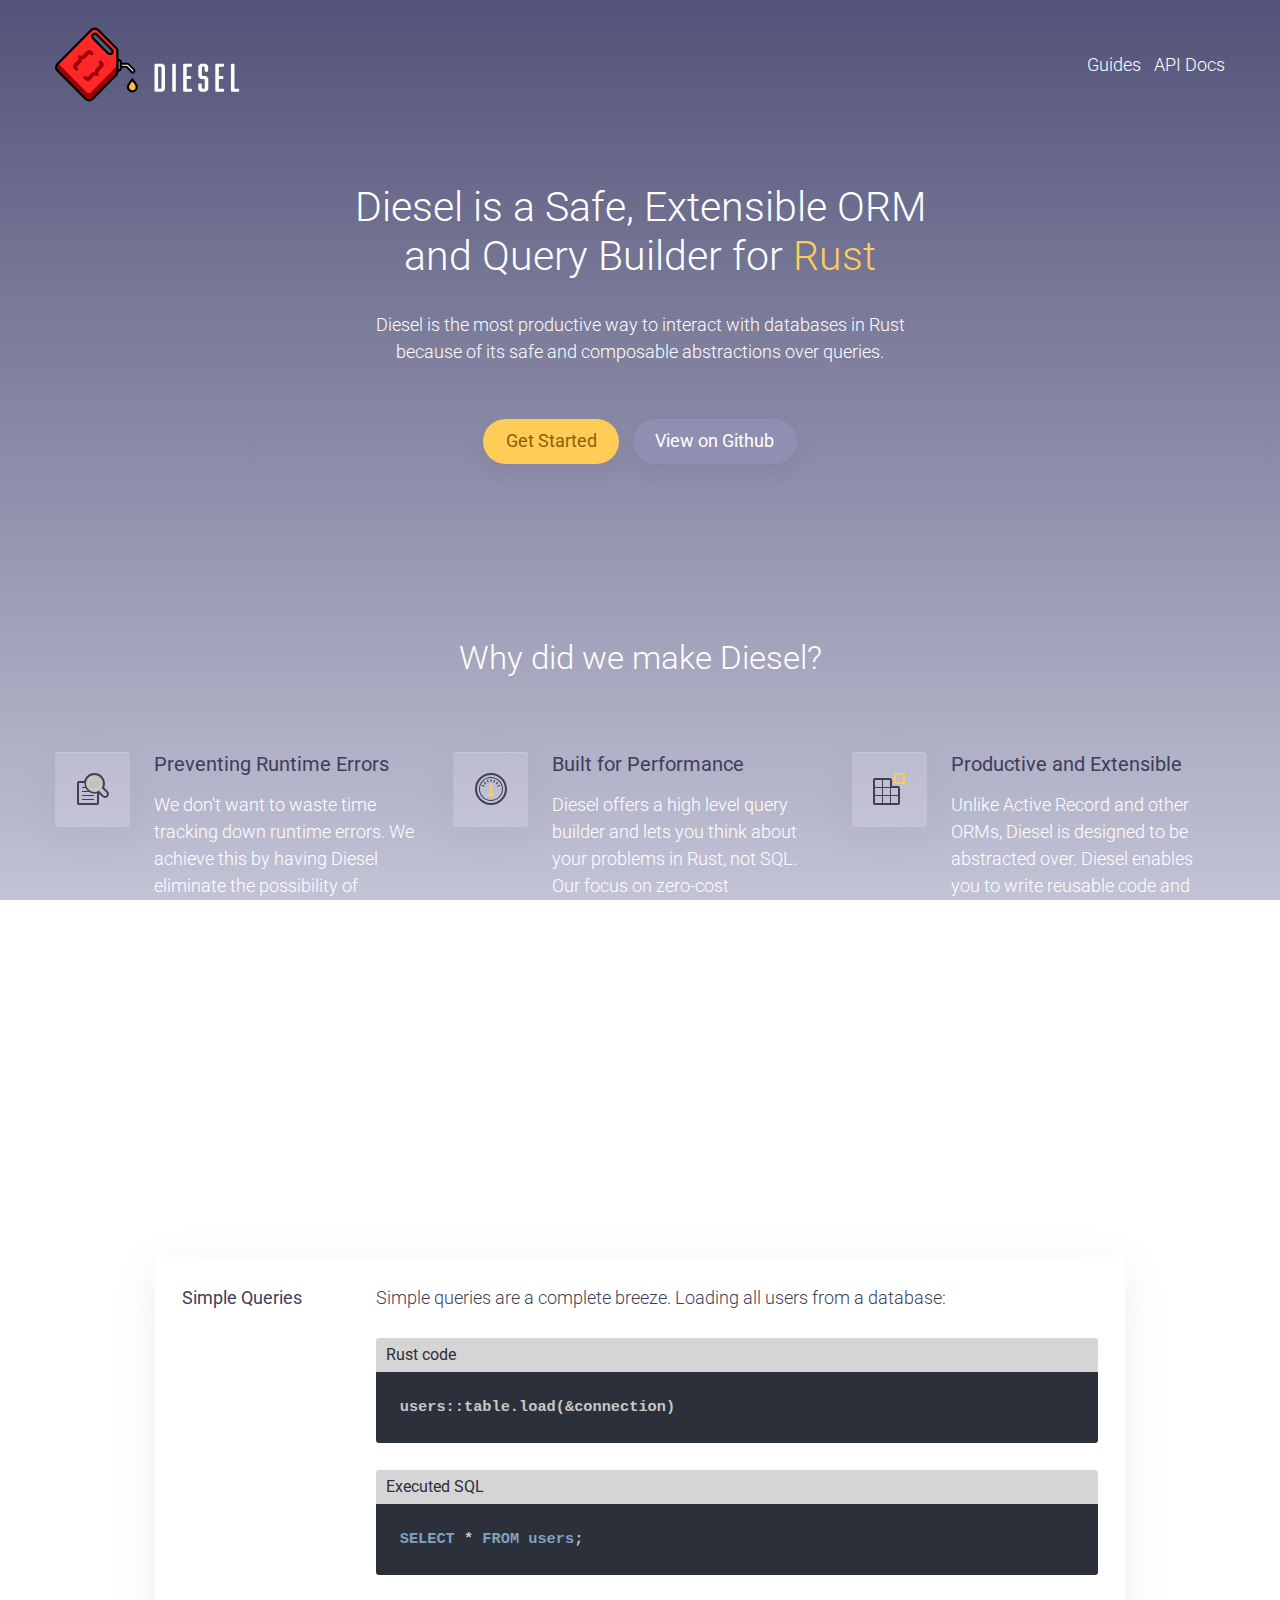
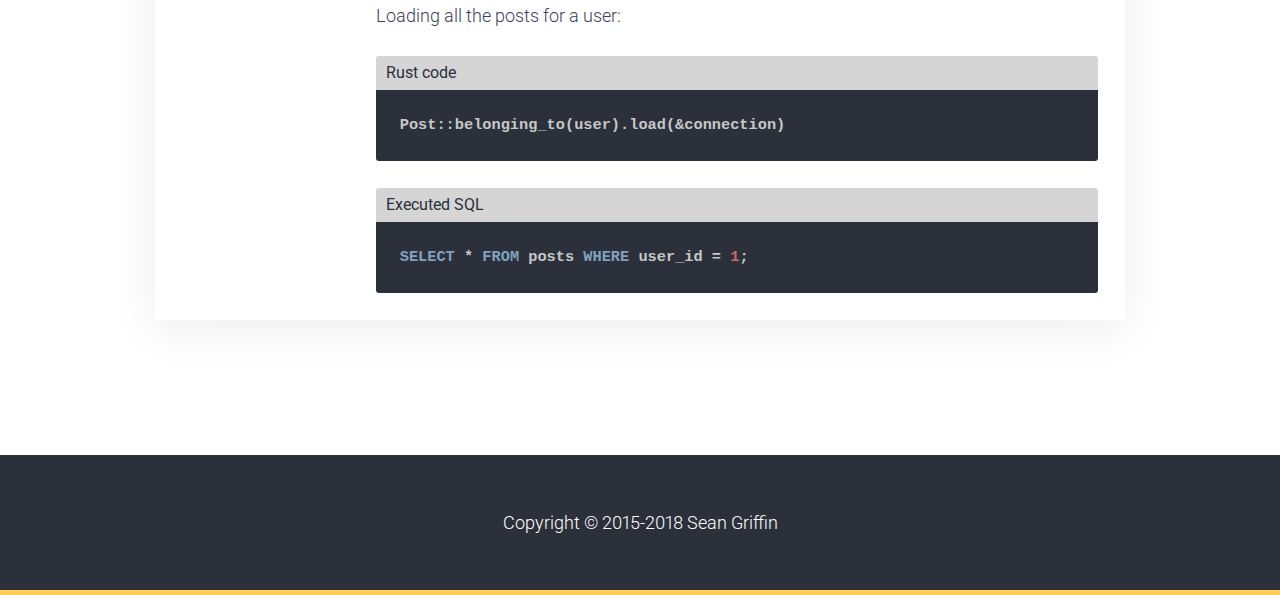
<file: index.html>
<!DOCTYPE html><html><head><meta charset="utf-8" /><meta ,="" content="IE=edge,chrom=1" http-equiv="X-UA-Compatible" /><meta content="width=device-width, initial-scale=1" name="viewport" /><title>Diesel</title><link href="https://fonts.googleapis.com/css?family=Roboto:400,300,300italic,400italic,100" rel="stylesheet" type="text/css" /><link href="http://diesel.rs/" rel="canonical" /><link href="assets/stylesheets/application.css" rel="stylesheet" /><link href="assets/stylesheets/hybrid.css" rel="stylesheet" /></head><body class="index"><header class="main-header"><div class="content-wrapper"><h1><a href="/"><svg class='logo' height='76px' version='1.1' viewBox='0 0 187 76' width='187px' xmlns:sketch='http://www.bohemiancoding.com/sketch/ns' xmlns:xlink='http://www.w3.org/1999/xlink' xmlns='http://www.w3.org/2000/svg'>
<g fill-rule='evenodd' fill='none' id='Page-1' sketch:type='MSPage' stroke-width='1' stroke='none'>
<g id='Desktop-HD' sketch:type='MSArtboardGroup' transform='translate(-119.000000, -30.000000)'>
<g id='logo' sketch:type='MSLayerGroup' transform='translate(119.000000, 31.000000)'>
<g id='mark' sketch:type='MSShapeGroup' transform='translate(0.130247, 0.315216)'>
<g id='drop' transform='translate(72.929204, 51.710843)'>
<path d='M9.7807837,7.73987977 C9.7807837,10.2104926 7.78625402,12.2130607 5.3255584,12.2130607 C2.86486278,12.2130607 0.870333101,10.2104926 0.870333101,7.73987977 C0.870333101,5.26926692 5.3255584,0.395873804 5.3255584,0.395873804 C5.3255584,0.395873804 9.7807837,5.26926692 9.7807837,7.73987977' fill='#FDBD41' id='drop-fill'></path>
<path d='M9.7807837,7.73987977 C9.7807837,10.2104926 7.78625402,12.2130607 5.3255584,12.2130607 C2.86486278,12.2130607 0.870333101,10.2104926 0.870333101,7.73987977 C0.870333101,5.26926692 5.3255584,0.395873804 5.3255584,0.395873804 C5.3255584,0.395873804 9.7807837,5.26926692 9.7807837,7.73987977 L9.7807837,7.73987977 Z' id='drop-stroke' stroke-width='2.235' stroke='#000000'></path>
</g>
<g id='can'>
<path d='M79.275823,44.6326234 L80.2209163,43.6799527 C80.6090126,43.2880312 80.6090126,42.6541735 80.219415,42.2637594 L74.2643514,36.3027842 C74.0774346,36.1143604 73.8229575,36.0299465 73.5579711,36.0299465 L64.1791025,36.0299465 L64.1791025,39.0447273 L72.1842454,39.0447273 C72.4499825,39.0447273 72.7044595,39.2934467 72.892127,39.4826242 L77.8608104,44.5617761 C78.2511587,44.9544513 78.8854747,45.0260523 79.275823,44.6326234' fill='#FFFFFF' id='nozzle-fill'></path>
<path d='M79.275823,44.6326234 L80.2209163,43.6799527 C80.6090126,43.2880312 80.6090126,42.6541735 80.219415,42.2637594 L74.2643514,36.3027842 C74.0774346,36.1143604 73.8229575,36.0299465 73.5579711,36.0299465 L64.1791025,36.0299465 L64.1791025,39.0447273 L72.1842454,39.0447273 C72.4499825,39.0447273 72.7044595,39.2934467 72.892127,39.4826242 L77.8608104,44.5617761 C78.2511587,44.9544513 78.8854747,45.0260523 79.275823,44.6326234 L79.275823,44.6326234 Z' id='nozzle-stroke' stroke-width='2' stroke='#000000'></path>
<path d='M62.9549102,43.5800881 L63.0967868,31.4757433 L66.1257395,32.9755967 C66.3952299,33.123321 66.5626293,33.4082178 66.5596266,33.7164791 L66.495069,41.2926232 C66.4920663,41.6016382 66.320163,41.8835202 66.0476698,42.0259686 L62.9549102,43.5800881 Z' fill='#9B9B9B' id='attachement-fill'></path>
<path d='M62.9549102,43.5800881 L63.0967868,31.4757433 L66.1257395,32.9755967 C66.3952299,33.123321 66.5626293,33.4082178 66.5596266,33.7164791 L66.495069,41.2926232 C66.4920663,41.6016382 66.320163,41.8835202 66.0476698,42.0259686 L62.9549102,43.5800881 L62.9549102,43.5800881 Z' id='attachment-stroke' stroke-width='2.235' stroke='#000000'></path>
<path d='M57.3441789,25.3100644 C56.3690588,26.2891144 54.5156551,26.2793164 53.5232696,25.2829314 L38.2891765,9.98744111 C37.2967911,8.99105607 37.3838688,7.22665562 38.3582382,6.24760556 L38.5271389,6.07802415 C39.5022589,5.09972779 41.0936789,5.17886578 42.0860644,6.17525083 L57.3201575,21.4707411 C58.3125429,22.4671261 58.4881997,24.1614329 57.5130796,25.140483 L57.3441789,25.3100644 Z M62.9742024,45.1367701 L63.179886,22.3812049 C63.1783846,21.6380614 62.9066422,20.8843662 62.384176,20.3590407 L43.748798,1.64931119 C41.7662791,-0.341197814 38.467836,-0.295222407 36.485317,1.6952866 L2.35686493,35.9612849 C0.373595307,37.9517939 0.591289551,40.9997372 2.57380851,42.9902462 L30.81776,71.3480279 C32.8002789,73.3385369 35.853253,73.5744435 37.835772,71.5839345 L62.1732378,47.1483826 C62.6994573,46.6200423 62.9764544,45.8844358 62.9742024,45.1367701 L62.9742024,45.1367701 Z' fill='#FF2727' id='red-fill'></path>
<path d='M62.8151162,44.3834657 L62.8670115,37.9165376 L36.2319575,64.7024784 C35.0391186,65.9020746 33.1054561,65.9020746 31.9126172,64.7024784 L2.35413024,34.9765434 L2.1187213,35.213286 C0.107591965,37.2350519 0.107591965,40.5441526 2.1187213,42.5659185 L30.2985994,70.9054348 C32.3089767,72.9279572 35.599437,72.9279572 37.6098142,70.9054348 L61.9938173,46.3832971 C62.5210431,45.8530846 62.8166204,45.1337807 62.8151162,44.3834657' fill='#9B0000' id='shadow'></path>
<path d='M57.4628598,25.4292236 C56.4877397,26.4082737 54.5149795,26.2793918 53.522594,25.2830067 L38.2885009,9.98676279 C37.2961155,8.99037774 37.5025496,7.34581483 38.4769191,6.36676477 L38.6458198,6.19718336 C39.6209398,5.218887 41.0930033,5.17818745 42.0853888,6.1745725 L57.3202325,21.4700627 C58.312618,22.4664478 58.6068806,24.2805921 57.6317605,25.2596422 L57.4628598,25.4292236 L57.4628598,25.4292236 Z M63.1199074,22.4400685 C63.1184061,21.6976787 62.7881114,21.0027717 62.2648945,20.4781999 L43.6295166,1.76771671 C41.6469976,-0.222792299 38.5865168,-0.176063197 36.6039979,1.81444581 L2.47554583,36.0804441 C0.492276204,38.0709531 0.472008119,41.1181427 2.45452708,43.1086517 L30.6984785,71.4671871 C32.6809975,73.4576961 35.8533281,73.5745188 37.835847,71.5840098 L62.1733128,47.148458 C62.6995324,46.6201176 62.9757788,45.8837574 62.9742775,45.1368455 L63.1199074,22.4400685 Z' id='black-stroke' stroke-width='2.235' stroke='#000000'></path>
<path d='M31.379261,48.8214352 C31.6119686,49.0550807 31.8424242,49.195268 32.0683759,49.2404897 C32.2950781,49.2864651 32.5157751,49.2796819 32.7289653,49.2208937 C32.9429062,49.1628591 33.1440857,49.0580955 33.3317531,48.9088638 C33.5194206,48.7588785 33.6845679,48.6134153 33.8264445,48.4702132 L36.9349682,45.3491614 C37.3493379,44.9331217 37.7637077,44.6663136 38.1788281,44.5494908 C38.5924471,44.4319144 38.9812941,44.3934759 39.3438676,44.4319144 C39.7064411,44.4718602 40.0337332,44.5660721 40.3249931,44.7160575 C40.6162529,44.8652891 40.8399525,45.0047227 40.9953412,45.135112 L41.0538934,45.0763238 C40.9240276,44.9195552 40.7814003,44.6994762 40.6267623,44.413072 C40.470623,44.1274215 40.3730359,43.8018252 40.3347518,43.4377904 C40.2957169,43.0737557 40.3475131,42.6705287 40.4901404,42.2281097 C40.632017,41.7864443 40.943545,41.3244291 41.4224723,40.8435716 L44.3756073,37.8785347 C44.530996,37.7225198 44.6826313,37.5506773 44.8327652,37.3622535 C44.9813979,37.173076 45.0849903,36.9718394 45.1427919,36.7570362 C45.2013441,36.5429868 45.2073495,36.3221541 45.1623093,36.0937845 C45.1165184,35.8669222 44.9776445,35.6355378 44.7449369,35.4018923 L43.6962511,34.3482264 L45.8716922,32.1640177 L48.3383932,34.6406601 C48.5590902,34.8622465 48.752763,35.1682468 48.9216637,35.5579072 C49.0898137,35.9475676 49.1866501,36.3703906 49.2129236,36.8256225 C49.2384463,37.2808544 49.1701354,37.7586972 49.0087414,38.2591508 C48.8473474,38.7596044 48.5455781,39.2314176 48.1056856,39.6730829 L44.4529263,43.3405638 C44.1293876,43.6654064 43.9184494,44.0068303 43.8223637,44.3640818 C43.7240259,44.722087 43.6985032,45.0597425 43.744294,45.3785556 C43.7893342,45.6973686 43.8861706,45.9898024 44.0355539,46.2566105 C44.1841865,46.5226649 44.3365725,46.7344532 44.4919611,46.8904681 L42.8022034,48.587036 C42.6468148,48.4310211 42.4358765,48.278021 42.1708901,48.1287893 C41.905153,47.978804 41.6198985,47.8755477 41.3158772,47.8167595 C41.0111053,47.7579713 40.6905692,47.7677693 40.3542692,47.8461536 C40.0172184,47.9237842 39.7004358,48.112208 39.4024199,48.411425 L35.6333068,52.1957286 C35.1934143,52.637394 34.723495,52.9403794 34.2250502,53.1024239 C33.7258548,53.2652221 33.2499301,53.3330546 32.7972762,53.307429 C32.3438717,53.2818034 31.9227459,53.183823 31.5346496,53.0149953 C31.1458027,52.8454138 30.8417814,52.6509605 30.6210845,52.4293741 L28.1543835,49.9527317 L30.3298246,47.7677693 L31.379261,48.8214352 Z' fill='#9B0000' id='Fill-19'></path>
<path d='M36.07958,26.7010842 C35.8461217,26.466685 35.615666,26.3272514 35.3897144,26.2820297 C35.1622615,26.2360543 34.9423152,26.2428376 34.729125,26.3016258 C34.5151841,26.3596603 34.3147552,26.4636703 34.1270878,26.6136556 C33.9386697,26.7636409 33.767517,26.9158874 33.6121283,27.0719023 L30.6589933,30.0369392 C30.180066,30.5177967 29.7191547,30.8298265 29.2800129,30.9722749 C28.8393697,31.1162307 28.4377613,31.1682356 28.0751878,31.1290435 C27.7126143,31.090605 27.3883249,30.9926247 27.1045718,30.8366098 C26.8185666,30.6805949 26.599371,30.5373928 26.4439823,30.4070035 L26.3854301,30.4657917 C26.5145453,30.6218066 26.6534192,30.8464078 26.8028025,31.1388415 C26.9514351,31.4312753 27.0452688,31.7598864 27.0843037,32.1231675 C27.1233385,32.4879559 27.0843037,32.87837 26.9679499,33.2936561 C26.8508454,33.7096958 26.5858589,34.1264893 26.1714892,34.542529 L23.0629655,37.6628271 C22.9203383,37.8060292 22.7747083,37.9718422 22.6260757,38.160266 C22.4774431,38.3486898 22.3731,38.5506801 22.3152984,38.7654832 C22.2567462,38.9795326 22.2499901,39.2003653 22.295781,39.428735 C22.3408212,39.6555972 22.4804458,39.8869816 22.7139041,40.1206272 L23.7625898,41.1735393 L21.586398,43.3585017 L19.119697,40.8818593 C18.8990001,40.6602729 18.7053273,40.3542727 18.5364266,39.9646122 C18.3682766,39.5749518 18.2706895,39.1521288 18.2451667,38.6968969 C18.2196439,38.241665 18.2872042,37.7638223 18.4493489,37.2633687 C18.6107429,36.7621614 18.9125122,36.2911019 19.3524047,35.8486828 L23.1215178,32.0651329 C23.4195337,31.7659159 23.6064505,31.4471029 23.6852708,31.1094474 C23.7625898,30.771792 23.7723485,30.4499641 23.7137962,30.1432102 C23.655244,29.8379636 23.5516516,29.5515595 23.4030189,29.2855051 C23.2543863,29.018697 23.1087564,28.8144456 22.9661291,28.6712435 L24.6566375,26.9739219 C24.7985141,27.117124 25.0019456,27.2633409 25.2676827,27.4133262 C25.5334199,27.5625578 25.8246797,27.6605382 26.1422131,27.7050062 C26.4597464,27.7517353 26.7960465,27.725356 27.1526146,27.6273756 C27.5076814,27.530149 27.8484855,27.3191143 28.1720242,26.993518 L31.8247835,23.3267909 C32.264676,22.8843718 32.7345953,22.58214 33.2330401,22.4200955 C33.7314848,22.2572974 34.2074095,22.1894648 34.660814,22.2150904 C35.1142186,22.2407161 35.5353444,22.3386965 35.9234406,22.5075242 C36.3115369,22.6771056 36.6163089,22.871559 36.8370058,23.0931453 L39.3037068,25.5697878 L37.1282657,27.7539964 L36.07958,26.7010842 Z' fill='#9B0000' id='Fill-21'></path>
</g>
</g>
<path d='M100.843301,63.5962709 C100.843301,64.1939346 101.179487,64.5301205 101.77715,64.5301205 L108.575575,64.5301205 C109.061177,64.5301205 109.397363,64.3807046 109.733549,64.0445187 L111.003584,62.7744833 C111.33977,62.4382975 111.489186,62.1021116 111.489186,61.6165099 L111.489186,39.0547046 C111.489186,38.5691028 111.33977,38.2329169 111.003584,37.8967311 L109.733549,36.6266957 C109.397363,36.2905099 109.061177,36.1410939 108.575575,36.1410939 L101.77715,36.1410939 C101.179487,36.1410939 100.843301,36.4772798 100.843301,37.0749435 L100.843301,63.5962709 Z M107.156124,61.4670939 L104.429283,61.4670939 L104.429283,39.2041205 L107.156124,39.2041205 L107.903204,39.9512001 L107.903204,60.7200143 L107.156124,61.4670939 Z M122.428469,37.0749435 C122.428469,36.4772798 122.092283,36.1410939 121.494619,36.1410939 L119.776336,36.1410939 C119.178673,36.1410939 118.842487,36.4772798 118.842487,37.0749435 L118.842487,63.5962709 C118.842487,64.1939346 119.178673,64.5301205 119.776336,64.5301205 L121.494619,64.5301205 C122.092283,64.5301205 122.428469,64.1939346 122.428469,63.5962709 L122.428469,37.0749435 Z M138.821434,62.4009435 C138.821434,61.8032798 138.485248,61.4670939 137.887584,61.4670939 L133.479814,61.4670939 L133.479814,51.6803506 L137.140504,51.6803506 C137.738168,51.6803506 138.074354,51.3441647 138.074354,50.746501 L138.074354,49.5511736 C138.074354,48.9535099 137.738168,48.617324 137.140504,48.617324 L133.479814,48.617324 L133.479814,39.2041205 L137.812876,39.2041205 C138.41054,39.2041205 138.746726,38.8679346 138.746726,38.2702709 L138.746726,37.0749435 C138.746726,36.4772798 138.41054,36.1410939 137.812876,36.1410939 L130.827681,36.1410939 C130.230018,36.1410939 129.893832,36.4772798 129.893832,37.0749435 L129.893832,63.5962709 C129.893832,64.1939346 130.230018,64.5301205 130.827681,64.5301205 L137.887584,64.5301205 C138.485248,64.5301205 138.821434,64.1939346 138.821434,63.5962709 L138.821434,62.4009435 Z M155.214398,39.0547046 C155.214398,38.5691028 155.064982,38.2329169 154.728796,37.8967311 L153.458761,36.6266957 C153.122575,36.2905099 152.786389,36.1410939 152.300788,36.1410939 L148.154496,36.1410939 C147.668894,36.1410939 147.332708,36.2905099 146.996522,36.6266957 L145.726487,37.8967311 C145.390301,38.2329169 145.240885,38.5691028 145.240885,39.0547046 L145.240885,48.76674 C145.240885,49.2523417 145.390301,49.5885276 145.726487,49.9247134 L146.996522,51.1947488 C147.332708,51.5309346 147.668894,51.6803506 148.154496,51.6803506 L150.993398,51.6803506 L151.740478,52.4274302 L151.740478,60.7947223 L150.993398,61.5418019 L149.499239,61.5418019 L148.752159,60.7947223 L148.752159,57.2834479 C148.752159,56.6857842 148.415973,56.3495984 147.81831,56.3495984 L146.100027,56.3495984 C145.502363,56.3495984 145.166177,56.6857842 145.166177,57.2834479 L145.166177,61.6165099 C145.166177,62.1021116 145.315593,62.4382975 145.651779,62.7744833 L146.921814,64.0445187 C147.258,64.3807046 147.594186,64.5301205 148.079788,64.5301205 L152.41285,64.5301205 C152.898451,64.5301205 153.234637,64.3807046 153.570823,64.0445187 L154.840858,62.7744833 C155.177044,62.4382975 155.32646,62.1021116 155.32646,61.6165099 L155.32646,51.5309346 C155.32646,51.0453329 155.177044,50.709147 154.840858,50.3729612 L153.570823,49.1029258 C153.234637,48.76674 152.898451,48.617324 152.41285,48.617324 L149.573947,48.617324 L148.826867,47.8702444 L148.826867,39.8764922 L149.573947,39.1294125 L150.881336,39.1294125 L151.628416,39.8764922 L151.628416,43.4251205 C151.628416,44.0227842 151.964602,44.35897 152.562265,44.35897 L154.280549,44.35897 C154.878212,44.35897 155.214398,44.0227842 155.214398,43.4251205 L155.214398,39.0547046 Z M171.383239,62.4009435 C171.383239,61.8032798 171.047053,61.4670939 170.449389,61.4670939 L166.041619,61.4670939 L166.041619,51.6803506 L169.70231,51.6803506 C170.299973,51.6803506 170.636159,51.3441647 170.636159,50.746501 L170.636159,49.5511736 C170.636159,48.9535099 170.299973,48.617324 169.70231,48.617324 L166.041619,48.617324 L166.041619,39.2041205 L170.374681,39.2041205 C170.972345,39.2041205 171.308531,38.8679346 171.308531,38.2702709 L171.308531,37.0749435 C171.308531,36.4772798 170.972345,36.1410939 170.374681,36.1410939 L163.389487,36.1410939 C162.791823,36.1410939 162.455637,36.4772798 162.455637,37.0749435 L162.455637,63.5962709 C162.455637,64.1939346 162.791823,64.5301205 163.389487,64.5301205 L170.449389,64.5301205 C171.047053,64.5301205 171.383239,64.1939346 171.383239,63.5962709 L171.383239,62.4009435 Z M181.874274,61.4670939 L181.874274,37.0749435 C181.874274,36.4772798 181.538088,36.1410939 180.940425,36.1410939 L179.222142,36.1410939 C178.624478,36.1410939 178.288292,36.4772798 178.288292,37.0749435 L178.288292,63.5962709 C178.288292,64.1939346 178.624478,64.5301205 179.222142,64.5301205 L185.684381,64.5301205 C186.282044,64.5301205 186.61823,64.1939346 186.61823,63.5962709 L186.61823,62.4009435 C186.61823,61.8032798 186.282044,61.4670939 185.684381,61.4670939 L181.874274,61.4670939 Z' fill='#FFFFFF' id='DIESEL' sketch:type='MSShapeGroup'></path>
</g>
</g>
</g>
</svg>
</a></h1><nav class="header-nav"><ul><li class="nav-item"><a href="/guides">Guides</a></li><li class="nav-item"><a href="http://docs.diesel.rs">API Docs</a></li></ul></nav></div></header><section class="banner"><div class="content-wrapper"><div class="banner-wrapper"><h2 class="banner__heading">Diesel is a Safe, Extensible ORM and Query Builder for <a href="https://www.rust-lang.org/" target="_blank" class="rust-link">Rust</a></h2><p class="banner__sub-heading">Diesel is the most productive way to interact with databases in Rust because of its safe and composable abstractions over queries.</p><div class="btn-container"><a class="btn btn-primary btn-download" href="/guides/getting-started">Get Started</a><a class="btn btn-secondary" href="https://github.com/sgrif/diesel">View on Github</a></div></div></div></section><main><section class="feature-list"><div class="content-wrapper"><h3 class="feature-list__heading section-heading">Why did we make Diesel?</h3><div class="feature-list__feature type-safe"><h4 class="feature__heading">Preventing Runtime Errors</h4><p class="feature__description">We don't want to waste time tracking down runtime errors.
We achieve this by having
Diesel eliminate the possibility of incorrect database interactions
at compile time.</p><p></p></div><div class="feature-list__feature performance"><h4 class="feature__heading">Built for Performance</h4><p class="feature__description">Diesel offers a high level query builder and lets you think about your problems in Rust, not SQL.
Our focus on zero-cost abstractions allows
Diesel to run your query and load your data even faster than C.</p><p></p></div><div class="feature-list__feature extensible"><h4 class="feature__heading">Productive and Extensible</h4><p class="feature__description">Unlike Active Record and other ORMs, Diesel is designed to be abstracted over.
Diesel enables you to write reusable code
and think in terms of your problem domain and not SQL.</p><p></p></div></div></section><section class="demo"><div class="content-wrapper"><h3 class="demo__heading section-heading">See some examples</h3><div class="vertical-tabs-container"><div class="vertical-tabs"><a class="js-vertical-tab vertical-tab is-active" href="javascript:void(0)" rel="tab1">Simple Queries</a><a class="js-vertical-tab vertical-tab" href="javascript:void(0)" rel="tab2">Complex Queries</a><a class="js-vertical-tab vertical-tab" href="javascript:void(0)" rel="tab3">Less Boilerplate</a><a class="js-vertical-tab vertical-tab" href="javascript:void(0)" rel="tab4">Inserting Data</a><a class="js-vertical-tab vertical-tab" href="javascript:void(0)" rel="tab5">Updating Data</a></div><div class="vertical-tab-content-container"><a class="js-vertical-tab-accordion-heading vertical-tab-accordion-heading is-active" href="javascript:void(0)" rel="tab1">Simple Queries</a><div class="js-vertical-tab-content vertical-tab-content" id="tab1"><div class="demo__example"><p class="demo__example-caption">Simple queries are a complete breeze.
Loading all users from a database:</p><div class="demo__example-browser"><div class="browser-bar">Rust code</div><pre class="demo__example-snippet"><code>users::table.load(&connection)</code></pre></div><div class="demo__example-browser"><div class="browser-bar">Executed SQL</div><pre class="demo__example-snippet"><code>SELECT * FROM users;</code></pre></div><p class="demo__example-caption">Loading all the posts for a user:</p><div class="demo__example-browser"><div class="browser-bar">Rust code</div><pre class="demo__example-snippet"><code>Post::belonging_to(user).load(&connection)</code></pre></div><div class="demo__example-browser"><div class="browser-bar">Executed SQL</div><pre class="demo__example-snippet"><code>SELECT * FROM posts WHERE user_id = 1;</code></pre></div></div></div><a class="js-vertical-tab-accordion-heading vertical-tab-accordion-heading" href="javascript:void(0)" rel="tab2">Complex Queries</a><div class="js-vertical-tab-content vertical-tab-content" id="tab2"><div class="demo__example"><p class="demo__example-caption">Diesel's powerful query builder helps you construct queries as
simple or complex as you need, at 0 cost.</p><div class="demo__example-browser"><div class="browser-bar">Rust code</div><pre class="demo__example-snippet"><code>let versions = Version::belonging_to(krate)
  .select(id)
  .order(num.desc())
  .limit(5);
let downloads = try!(version_downloads
  .filter(date.gt(now - 90.days()))
  .filter(version_id.eq(any(versions)))
  .order(date)
  .load::&lt;Download&gt;(&conn));</code></pre></div><div class="demo__example-browser"><div class="browser-bar">Executed SQL</div><pre class="demo__example-snippet"><code>SELECT version_downloads.*
  WHERE date > (NOW() - '90 days')
    AND version_id = ANY(
      SELECT id FROM versions
        WHERE crate_id = 1
        ORDER BY num DESC
        LIMIT 5
    )
  ORDER BY date</code></pre></div></div></div><a class="js-vertical-tab-accordion-heading vertical-tab-accordion-heading" href="javascript:void(0)" rel="tab3">Less Boilerplate</a><div class="js-vertical-tab-content vertical-tab-content" id="tab3"><div class="demo__example"><p class="demo__example-caption">Diesel codegen generates boilerplate for you. It lets you focus
on your business logic, not mapping to and from SQL rows.</p><p class="demo__example-caption">That means you can write this:</p><div class="demo__example-browser"><div class="browser-bar">With Diesel</div><pre class="demo__example-snippet"><code class="rust">#[derive(Queryable)]
pub struct Download {
    id: i32,
    version_id: i32,
    downloads: i32,
    counted: i32,
    date: SystemTime,
}</code></pre></div><p class="demo__example-caption">Instead of this:</p><div class="demo__example-browser"><div class="browser-bar">Without Diesel</div><pre class="demo__example-snippet"><code>pub struct Download {
    id: i32,
    version_id: i32,
    downloads: i32,
    counted: i32,
    date: SystemTime,
}

impl Download {
    fn from_row(row: &Row) -> Download {
        Download {
            id: row.get("id"),
            version_id: row.get("version_id"),
            downloads: row.get("downloads"),
            counted: row.get("counted"),
            date: row.get("date"),
        }
    }
}</code></pre></div></div></div><a class="js-vertical-tab-accordion-heading vertical-tab-accordion-heading" href="javascript:void(0)" rel="tab4">Inserting Data</a><div class="js-vertical-tab-content vertical-tab-content" id="tab4"><div class="demo__example"><p class="demo__example-caption">It's not just about reading data. Diesel makes it easy to
use structs for new records.</p><div class="demo__example-browser"><div class="browser-bar">Rust code</div><pre class="demo__example-snippet"><code>#[derive(Insertable)]
#[table_name="users"]
struct NewUser<'a> {
    name: &'a str,
    hair_color: Option<&'a str>,
}

let new_users = vec![
    NewUser { name: "Sean", hair_color: Some("Black") },
    NewUser { name: "Gordon", hair_color: None },
];

insert_into(users)
    .values(&new_users)
    .execute(&connection);</code></pre></div><div class="demo__example-browser"><div class="browser-bar">Executed SQL</div><pre class="demo__example-snippet"><code>INSERT INTO users (name, hair_color) VALUES
  ('Sean', 'Black'),
  ('Gordon', DEFAULT)</code></pre></div><p class="demo__example-caption">If you need data from the rows you inserted, just change
`execute` to `get_result` or `get_results`. Diesel will take
care of the rest.</p><div class="demo__example-browser"><div class="browser-bar">Rust code</div><pre class="demo__example-snippet"><code>let new_users = vec![
    NewUser { name: "Sean", hair_color: Some("Black") },
    NewUser { name: "Gordon", hair_color: None },
];

let inserted_users = insert_into(users)
    .values(&new_users)
    .get_results::&lt;User&gt;(&connection);</code></pre></div><div class="demo__example-browser"><div class="browser-bar">Executed SQL</div><pre class="demo__example-snippet"><code>INSERT INTO users (name, hair_color) VALUES
  ('Sean', 'Black'),
  ('Gordon', DEFAULT)
  RETURNING *</code></pre></div></div></div><a class="js-vertical-tab-accordion-heading vertical-tab-accordion-heading" href="javascript:void(0)" rel="tab5">Updating Data</a><div class="js-vertical-tab-content vertical-tab-content" id="tab5"><div class="demo__example"><p class="demo__example-caption">Diesel's codegen can generate several ways to update a row,
letting you encapsulate your logic in the way that makes sense
for your app.</p><div class="demo__example-browser"><div class="browser-bar">Modifying a struct</div><pre class="demo__example-snippet"><code>post.published = true;
post.save_changes(&connection);</code></pre></div><div class="demo__example-browser"><div class="browser-bar">One-off batch changes</div><pre class="demo__example-snippet"><code>update(users.filter(email.like("%@spammer.com")))
    .set(banned.eq(true))
    .execute(&connection)</code></pre></div><div class="demo__example-browser"><div class="browser-bar">Using a struct for encapsulation</div><pre class="demo__example-snippet"><code>update(Settings::belonging_to(current_user))
    .set(&settings_form)
    .execute(&connection)</code></pre></div></div></div></div></div></div></section></main><footer><div class="content-wrapper"><p>Copyright &copy; 2015-2018 Sean Griffin</p></div></footer><script src="https://code.jquery.com/jquery-2.1.1.min.js"></script><script src="assets/javascripts/application.js"></script><script src="assets/javascripts/highlight.pack.js"></script><script src="assets/javascripts/vertical-tabs.js"></script><script>hljs.initHighlightingOnLoad();</script><script>(function(i,s,o,g,r,a,m){i['GoogleAnalyticsObject']=r;i[r]=i[r]||function(){
(i[r].q=i[r].q||[]).push(arguments)},i[r].l=1*new Date();a=s.createElement(o),
m=s.getElementsByTagName(o)[0];a.async=1;a.src=g;m.parentNode.insertBefore(a,m)
})(window,document,'script','//www.google-analytics.com/analytics.js','ga');

ga('create', 'UA-73402127-1', 'auto');
ga('send', 'pageview');</script></body></html>
</file>
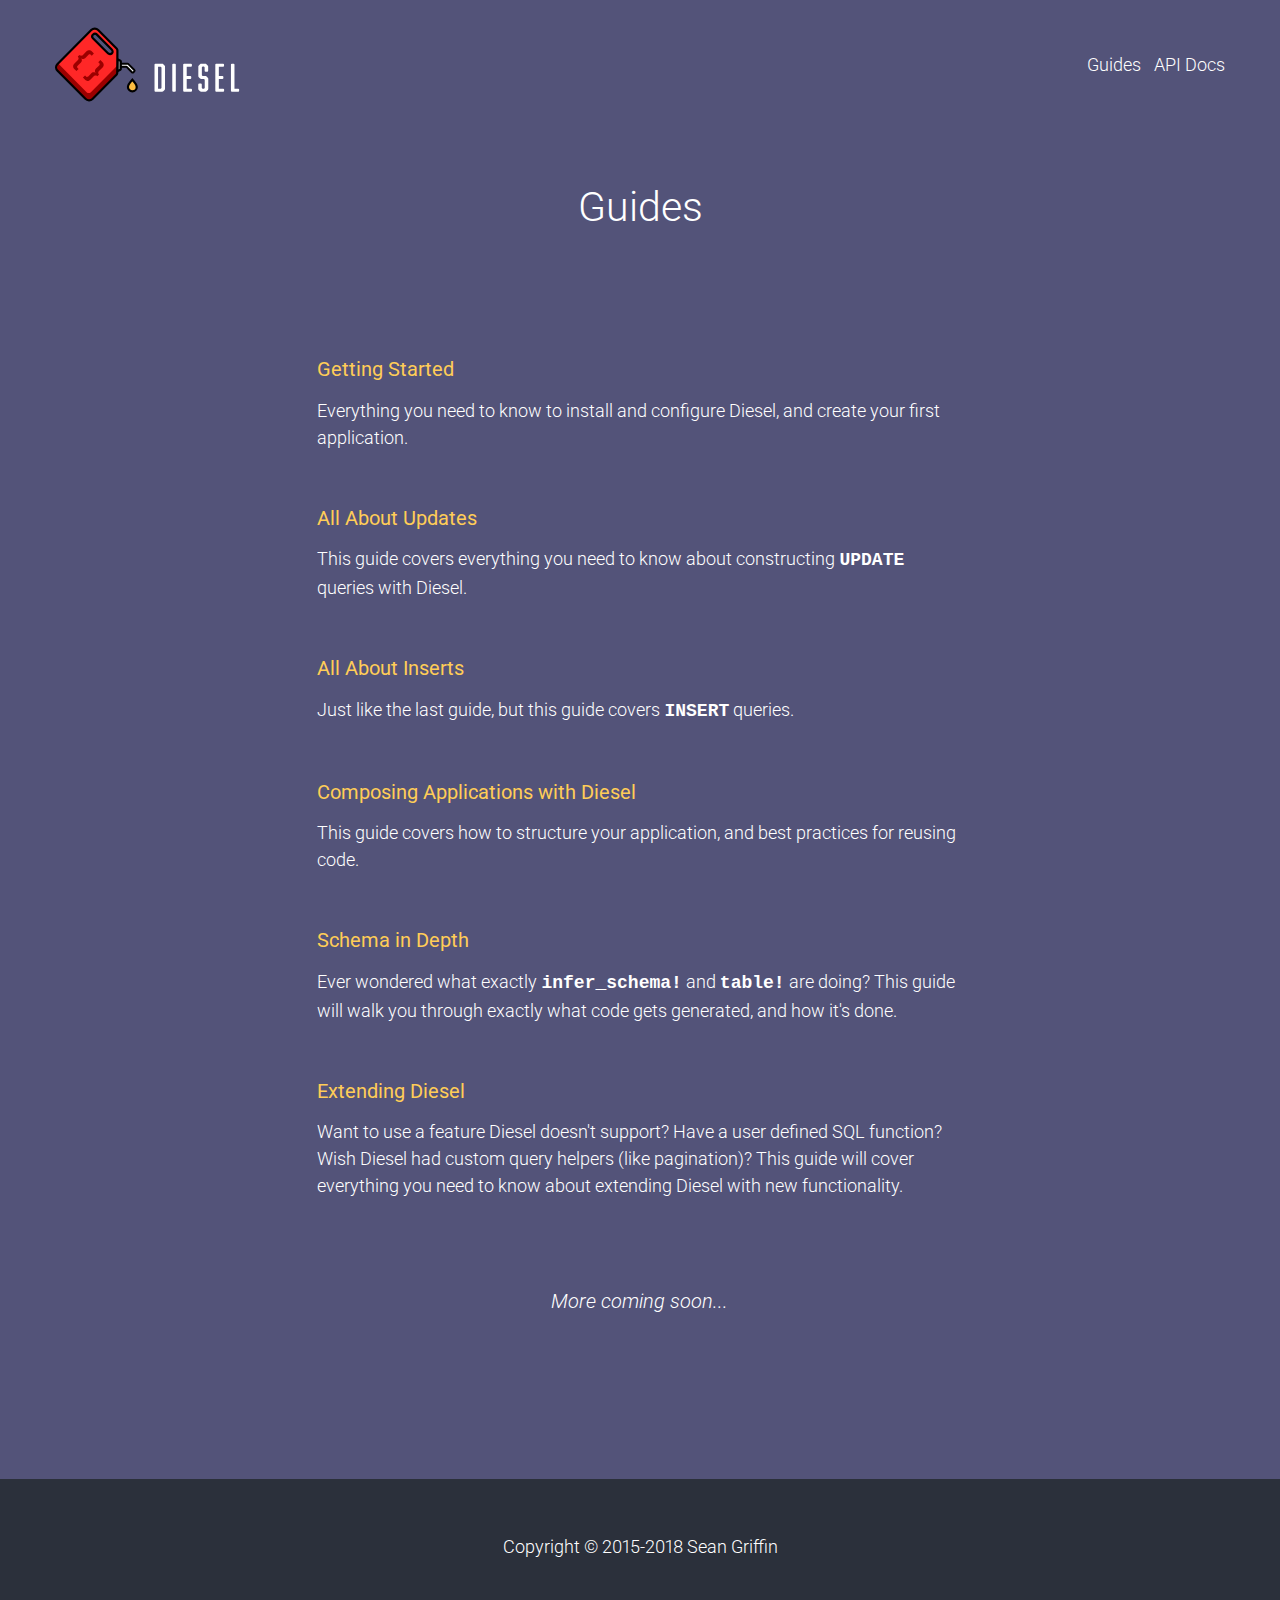
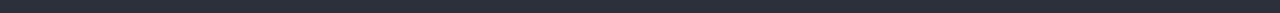
<file: guides/index.html>
<!DOCTYPE html><html><head><meta charset="utf-8" /><meta ,="" content="IE=edge,chrom=1" http-equiv="X-UA-Compatible" /><meta content="width=device-width, initial-scale=1" name="viewport" /><title>Diesel</title><link href="https://fonts.googleapis.com/css?family=Roboto:400,300,300italic,400italic,100" rel="stylesheet" type="text/css" /><link href="http://diesel.rs/guides/" rel="canonical" /><link href="../assets/stylesheets/application.css" rel="stylesheet" /><link href="../assets/stylesheets/hybrid.css" rel="stylesheet" /></head><body class="guides guides_index"><header class="main-header"><div class="content-wrapper"><h1><a href="/"><svg class='logo' height='76px' version='1.1' viewBox='0 0 187 76' width='187px' xmlns:sketch='http://www.bohemiancoding.com/sketch/ns' xmlns:xlink='http://www.w3.org/1999/xlink' xmlns='http://www.w3.org/2000/svg'>
<g fill-rule='evenodd' fill='none' id='Page-1' sketch:type='MSPage' stroke-width='1' stroke='none'>
<g id='Desktop-HD' sketch:type='MSArtboardGroup' transform='translate(-119.000000, -30.000000)'>
<g id='logo' sketch:type='MSLayerGroup' transform='translate(119.000000, 31.000000)'>
<g id='mark' sketch:type='MSShapeGroup' transform='translate(0.130247, 0.315216)'>
<g id='drop' transform='translate(72.929204, 51.710843)'>
<path d='M9.7807837,7.73987977 C9.7807837,10.2104926 7.78625402,12.2130607 5.3255584,12.2130607 C2.86486278,12.2130607 0.870333101,10.2104926 0.870333101,7.73987977 C0.870333101,5.26926692 5.3255584,0.395873804 5.3255584,0.395873804 C5.3255584,0.395873804 9.7807837,5.26926692 9.7807837,7.73987977' fill='#FDBD41' id='drop-fill'></path>
<path d='M9.7807837,7.73987977 C9.7807837,10.2104926 7.78625402,12.2130607 5.3255584,12.2130607 C2.86486278,12.2130607 0.870333101,10.2104926 0.870333101,7.73987977 C0.870333101,5.26926692 5.3255584,0.395873804 5.3255584,0.395873804 C5.3255584,0.395873804 9.7807837,5.26926692 9.7807837,7.73987977 L9.7807837,7.73987977 Z' id='drop-stroke' stroke-width='2.235' stroke='#000000'></path>
</g>
<g id='can'>
<path d='M79.275823,44.6326234 L80.2209163,43.6799527 C80.6090126,43.2880312 80.6090126,42.6541735 80.219415,42.2637594 L74.2643514,36.3027842 C74.0774346,36.1143604 73.8229575,36.0299465 73.5579711,36.0299465 L64.1791025,36.0299465 L64.1791025,39.0447273 L72.1842454,39.0447273 C72.4499825,39.0447273 72.7044595,39.2934467 72.892127,39.4826242 L77.8608104,44.5617761 C78.2511587,44.9544513 78.8854747,45.0260523 79.275823,44.6326234' fill='#FFFFFF' id='nozzle-fill'></path>
<path d='M79.275823,44.6326234 L80.2209163,43.6799527 C80.6090126,43.2880312 80.6090126,42.6541735 80.219415,42.2637594 L74.2643514,36.3027842 C74.0774346,36.1143604 73.8229575,36.0299465 73.5579711,36.0299465 L64.1791025,36.0299465 L64.1791025,39.0447273 L72.1842454,39.0447273 C72.4499825,39.0447273 72.7044595,39.2934467 72.892127,39.4826242 L77.8608104,44.5617761 C78.2511587,44.9544513 78.8854747,45.0260523 79.275823,44.6326234 L79.275823,44.6326234 Z' id='nozzle-stroke' stroke-width='2' stroke='#000000'></path>
<path d='M62.9549102,43.5800881 L63.0967868,31.4757433 L66.1257395,32.9755967 C66.3952299,33.123321 66.5626293,33.4082178 66.5596266,33.7164791 L66.495069,41.2926232 C66.4920663,41.6016382 66.320163,41.8835202 66.0476698,42.0259686 L62.9549102,43.5800881 Z' fill='#9B9B9B' id='attachement-fill'></path>
<path d='M62.9549102,43.5800881 L63.0967868,31.4757433 L66.1257395,32.9755967 C66.3952299,33.123321 66.5626293,33.4082178 66.5596266,33.7164791 L66.495069,41.2926232 C66.4920663,41.6016382 66.320163,41.8835202 66.0476698,42.0259686 L62.9549102,43.5800881 L62.9549102,43.5800881 Z' id='attachment-stroke' stroke-width='2.235' stroke='#000000'></path>
<path d='M57.3441789,25.3100644 C56.3690588,26.2891144 54.5156551,26.2793164 53.5232696,25.2829314 L38.2891765,9.98744111 C37.2967911,8.99105607 37.3838688,7.22665562 38.3582382,6.24760556 L38.5271389,6.07802415 C39.5022589,5.09972779 41.0936789,5.17886578 42.0860644,6.17525083 L57.3201575,21.4707411 C58.3125429,22.4671261 58.4881997,24.1614329 57.5130796,25.140483 L57.3441789,25.3100644 Z M62.9742024,45.1367701 L63.179886,22.3812049 C63.1783846,21.6380614 62.9066422,20.8843662 62.384176,20.3590407 L43.748798,1.64931119 C41.7662791,-0.341197814 38.467836,-0.295222407 36.485317,1.6952866 L2.35686493,35.9612849 C0.373595307,37.9517939 0.591289551,40.9997372 2.57380851,42.9902462 L30.81776,71.3480279 C32.8002789,73.3385369 35.853253,73.5744435 37.835772,71.5839345 L62.1732378,47.1483826 C62.6994573,46.6200423 62.9764544,45.8844358 62.9742024,45.1367701 L62.9742024,45.1367701 Z' fill='#FF2727' id='red-fill'></path>
<path d='M62.8151162,44.3834657 L62.8670115,37.9165376 L36.2319575,64.7024784 C35.0391186,65.9020746 33.1054561,65.9020746 31.9126172,64.7024784 L2.35413024,34.9765434 L2.1187213,35.213286 C0.107591965,37.2350519 0.107591965,40.5441526 2.1187213,42.5659185 L30.2985994,70.9054348 C32.3089767,72.9279572 35.599437,72.9279572 37.6098142,70.9054348 L61.9938173,46.3832971 C62.5210431,45.8530846 62.8166204,45.1337807 62.8151162,44.3834657' fill='#9B0000' id='shadow'></path>
<path d='M57.4628598,25.4292236 C56.4877397,26.4082737 54.5149795,26.2793918 53.522594,25.2830067 L38.2885009,9.98676279 C37.2961155,8.99037774 37.5025496,7.34581483 38.4769191,6.36676477 L38.6458198,6.19718336 C39.6209398,5.218887 41.0930033,5.17818745 42.0853888,6.1745725 L57.3202325,21.4700627 C58.312618,22.4664478 58.6068806,24.2805921 57.6317605,25.2596422 L57.4628598,25.4292236 L57.4628598,25.4292236 Z M63.1199074,22.4400685 C63.1184061,21.6976787 62.7881114,21.0027717 62.2648945,20.4781999 L43.6295166,1.76771671 C41.6469976,-0.222792299 38.5865168,-0.176063197 36.6039979,1.81444581 L2.47554583,36.0804441 C0.492276204,38.0709531 0.472008119,41.1181427 2.45452708,43.1086517 L30.6984785,71.4671871 C32.6809975,73.4576961 35.8533281,73.5745188 37.835847,71.5840098 L62.1733128,47.148458 C62.6995324,46.6201176 62.9757788,45.8837574 62.9742775,45.1368455 L63.1199074,22.4400685 Z' id='black-stroke' stroke-width='2.235' stroke='#000000'></path>
<path d='M31.379261,48.8214352 C31.6119686,49.0550807 31.8424242,49.195268 32.0683759,49.2404897 C32.2950781,49.2864651 32.5157751,49.2796819 32.7289653,49.2208937 C32.9429062,49.1628591 33.1440857,49.0580955 33.3317531,48.9088638 C33.5194206,48.7588785 33.6845679,48.6134153 33.8264445,48.4702132 L36.9349682,45.3491614 C37.3493379,44.9331217 37.7637077,44.6663136 38.1788281,44.5494908 C38.5924471,44.4319144 38.9812941,44.3934759 39.3438676,44.4319144 C39.7064411,44.4718602 40.0337332,44.5660721 40.3249931,44.7160575 C40.6162529,44.8652891 40.8399525,45.0047227 40.9953412,45.135112 L41.0538934,45.0763238 C40.9240276,44.9195552 40.7814003,44.6994762 40.6267623,44.413072 C40.470623,44.1274215 40.3730359,43.8018252 40.3347518,43.4377904 C40.2957169,43.0737557 40.3475131,42.6705287 40.4901404,42.2281097 C40.632017,41.7864443 40.943545,41.3244291 41.4224723,40.8435716 L44.3756073,37.8785347 C44.530996,37.7225198 44.6826313,37.5506773 44.8327652,37.3622535 C44.9813979,37.173076 45.0849903,36.9718394 45.1427919,36.7570362 C45.2013441,36.5429868 45.2073495,36.3221541 45.1623093,36.0937845 C45.1165184,35.8669222 44.9776445,35.6355378 44.7449369,35.4018923 L43.6962511,34.3482264 L45.8716922,32.1640177 L48.3383932,34.6406601 C48.5590902,34.8622465 48.752763,35.1682468 48.9216637,35.5579072 C49.0898137,35.9475676 49.1866501,36.3703906 49.2129236,36.8256225 C49.2384463,37.2808544 49.1701354,37.7586972 49.0087414,38.2591508 C48.8473474,38.7596044 48.5455781,39.2314176 48.1056856,39.6730829 L44.4529263,43.3405638 C44.1293876,43.6654064 43.9184494,44.0068303 43.8223637,44.3640818 C43.7240259,44.722087 43.6985032,45.0597425 43.744294,45.3785556 C43.7893342,45.6973686 43.8861706,45.9898024 44.0355539,46.2566105 C44.1841865,46.5226649 44.3365725,46.7344532 44.4919611,46.8904681 L42.8022034,48.587036 C42.6468148,48.4310211 42.4358765,48.278021 42.1708901,48.1287893 C41.905153,47.978804 41.6198985,47.8755477 41.3158772,47.8167595 C41.0111053,47.7579713 40.6905692,47.7677693 40.3542692,47.8461536 C40.0172184,47.9237842 39.7004358,48.112208 39.4024199,48.411425 L35.6333068,52.1957286 C35.1934143,52.637394 34.723495,52.9403794 34.2250502,53.1024239 C33.7258548,53.2652221 33.2499301,53.3330546 32.7972762,53.307429 C32.3438717,53.2818034 31.9227459,53.183823 31.5346496,53.0149953 C31.1458027,52.8454138 30.8417814,52.6509605 30.6210845,52.4293741 L28.1543835,49.9527317 L30.3298246,47.7677693 L31.379261,48.8214352 Z' fill='#9B0000' id='Fill-19'></path>
<path d='M36.07958,26.7010842 C35.8461217,26.466685 35.615666,26.3272514 35.3897144,26.2820297 C35.1622615,26.2360543 34.9423152,26.2428376 34.729125,26.3016258 C34.5151841,26.3596603 34.3147552,26.4636703 34.1270878,26.6136556 C33.9386697,26.7636409 33.767517,26.9158874 33.6121283,27.0719023 L30.6589933,30.0369392 C30.180066,30.5177967 29.7191547,30.8298265 29.2800129,30.9722749 C28.8393697,31.1162307 28.4377613,31.1682356 28.0751878,31.1290435 C27.7126143,31.090605 27.3883249,30.9926247 27.1045718,30.8366098 C26.8185666,30.6805949 26.599371,30.5373928 26.4439823,30.4070035 L26.3854301,30.4657917 C26.5145453,30.6218066 26.6534192,30.8464078 26.8028025,31.1388415 C26.9514351,31.4312753 27.0452688,31.7598864 27.0843037,32.1231675 C27.1233385,32.4879559 27.0843037,32.87837 26.9679499,33.2936561 C26.8508454,33.7096958 26.5858589,34.1264893 26.1714892,34.542529 L23.0629655,37.6628271 C22.9203383,37.8060292 22.7747083,37.9718422 22.6260757,38.160266 C22.4774431,38.3486898 22.3731,38.5506801 22.3152984,38.7654832 C22.2567462,38.9795326 22.2499901,39.2003653 22.295781,39.428735 C22.3408212,39.6555972 22.4804458,39.8869816 22.7139041,40.1206272 L23.7625898,41.1735393 L21.586398,43.3585017 L19.119697,40.8818593 C18.8990001,40.6602729 18.7053273,40.3542727 18.5364266,39.9646122 C18.3682766,39.5749518 18.2706895,39.1521288 18.2451667,38.6968969 C18.2196439,38.241665 18.2872042,37.7638223 18.4493489,37.2633687 C18.6107429,36.7621614 18.9125122,36.2911019 19.3524047,35.8486828 L23.1215178,32.0651329 C23.4195337,31.7659159 23.6064505,31.4471029 23.6852708,31.1094474 C23.7625898,30.771792 23.7723485,30.4499641 23.7137962,30.1432102 C23.655244,29.8379636 23.5516516,29.5515595 23.4030189,29.2855051 C23.2543863,29.018697 23.1087564,28.8144456 22.9661291,28.6712435 L24.6566375,26.9739219 C24.7985141,27.117124 25.0019456,27.2633409 25.2676827,27.4133262 C25.5334199,27.5625578 25.8246797,27.6605382 26.1422131,27.7050062 C26.4597464,27.7517353 26.7960465,27.725356 27.1526146,27.6273756 C27.5076814,27.530149 27.8484855,27.3191143 28.1720242,26.993518 L31.8247835,23.3267909 C32.264676,22.8843718 32.7345953,22.58214 33.2330401,22.4200955 C33.7314848,22.2572974 34.2074095,22.1894648 34.660814,22.2150904 C35.1142186,22.2407161 35.5353444,22.3386965 35.9234406,22.5075242 C36.3115369,22.6771056 36.6163089,22.871559 36.8370058,23.0931453 L39.3037068,25.5697878 L37.1282657,27.7539964 L36.07958,26.7010842 Z' fill='#9B0000' id='Fill-21'></path>
</g>
</g>
<path d='M100.843301,63.5962709 C100.843301,64.1939346 101.179487,64.5301205 101.77715,64.5301205 L108.575575,64.5301205 C109.061177,64.5301205 109.397363,64.3807046 109.733549,64.0445187 L111.003584,62.7744833 C111.33977,62.4382975 111.489186,62.1021116 111.489186,61.6165099 L111.489186,39.0547046 C111.489186,38.5691028 111.33977,38.2329169 111.003584,37.8967311 L109.733549,36.6266957 C109.397363,36.2905099 109.061177,36.1410939 108.575575,36.1410939 L101.77715,36.1410939 C101.179487,36.1410939 100.843301,36.4772798 100.843301,37.0749435 L100.843301,63.5962709 Z M107.156124,61.4670939 L104.429283,61.4670939 L104.429283,39.2041205 L107.156124,39.2041205 L107.903204,39.9512001 L107.903204,60.7200143 L107.156124,61.4670939 Z M122.428469,37.0749435 C122.428469,36.4772798 122.092283,36.1410939 121.494619,36.1410939 L119.776336,36.1410939 C119.178673,36.1410939 118.842487,36.4772798 118.842487,37.0749435 L118.842487,63.5962709 C118.842487,64.1939346 119.178673,64.5301205 119.776336,64.5301205 L121.494619,64.5301205 C122.092283,64.5301205 122.428469,64.1939346 122.428469,63.5962709 L122.428469,37.0749435 Z M138.821434,62.4009435 C138.821434,61.8032798 138.485248,61.4670939 137.887584,61.4670939 L133.479814,61.4670939 L133.479814,51.6803506 L137.140504,51.6803506 C137.738168,51.6803506 138.074354,51.3441647 138.074354,50.746501 L138.074354,49.5511736 C138.074354,48.9535099 137.738168,48.617324 137.140504,48.617324 L133.479814,48.617324 L133.479814,39.2041205 L137.812876,39.2041205 C138.41054,39.2041205 138.746726,38.8679346 138.746726,38.2702709 L138.746726,37.0749435 C138.746726,36.4772798 138.41054,36.1410939 137.812876,36.1410939 L130.827681,36.1410939 C130.230018,36.1410939 129.893832,36.4772798 129.893832,37.0749435 L129.893832,63.5962709 C129.893832,64.1939346 130.230018,64.5301205 130.827681,64.5301205 L137.887584,64.5301205 C138.485248,64.5301205 138.821434,64.1939346 138.821434,63.5962709 L138.821434,62.4009435 Z M155.214398,39.0547046 C155.214398,38.5691028 155.064982,38.2329169 154.728796,37.8967311 L153.458761,36.6266957 C153.122575,36.2905099 152.786389,36.1410939 152.300788,36.1410939 L148.154496,36.1410939 C147.668894,36.1410939 147.332708,36.2905099 146.996522,36.6266957 L145.726487,37.8967311 C145.390301,38.2329169 145.240885,38.5691028 145.240885,39.0547046 L145.240885,48.76674 C145.240885,49.2523417 145.390301,49.5885276 145.726487,49.9247134 L146.996522,51.1947488 C147.332708,51.5309346 147.668894,51.6803506 148.154496,51.6803506 L150.993398,51.6803506 L151.740478,52.4274302 L151.740478,60.7947223 L150.993398,61.5418019 L149.499239,61.5418019 L148.752159,60.7947223 L148.752159,57.2834479 C148.752159,56.6857842 148.415973,56.3495984 147.81831,56.3495984 L146.100027,56.3495984 C145.502363,56.3495984 145.166177,56.6857842 145.166177,57.2834479 L145.166177,61.6165099 C145.166177,62.1021116 145.315593,62.4382975 145.651779,62.7744833 L146.921814,64.0445187 C147.258,64.3807046 147.594186,64.5301205 148.079788,64.5301205 L152.41285,64.5301205 C152.898451,64.5301205 153.234637,64.3807046 153.570823,64.0445187 L154.840858,62.7744833 C155.177044,62.4382975 155.32646,62.1021116 155.32646,61.6165099 L155.32646,51.5309346 C155.32646,51.0453329 155.177044,50.709147 154.840858,50.3729612 L153.570823,49.1029258 C153.234637,48.76674 152.898451,48.617324 152.41285,48.617324 L149.573947,48.617324 L148.826867,47.8702444 L148.826867,39.8764922 L149.573947,39.1294125 L150.881336,39.1294125 L151.628416,39.8764922 L151.628416,43.4251205 C151.628416,44.0227842 151.964602,44.35897 152.562265,44.35897 L154.280549,44.35897 C154.878212,44.35897 155.214398,44.0227842 155.214398,43.4251205 L155.214398,39.0547046 Z M171.383239,62.4009435 C171.383239,61.8032798 171.047053,61.4670939 170.449389,61.4670939 L166.041619,61.4670939 L166.041619,51.6803506 L169.70231,51.6803506 C170.299973,51.6803506 170.636159,51.3441647 170.636159,50.746501 L170.636159,49.5511736 C170.636159,48.9535099 170.299973,48.617324 169.70231,48.617324 L166.041619,48.617324 L166.041619,39.2041205 L170.374681,39.2041205 C170.972345,39.2041205 171.308531,38.8679346 171.308531,38.2702709 L171.308531,37.0749435 C171.308531,36.4772798 170.972345,36.1410939 170.374681,36.1410939 L163.389487,36.1410939 C162.791823,36.1410939 162.455637,36.4772798 162.455637,37.0749435 L162.455637,63.5962709 C162.455637,64.1939346 162.791823,64.5301205 163.389487,64.5301205 L170.449389,64.5301205 C171.047053,64.5301205 171.383239,64.1939346 171.383239,63.5962709 L171.383239,62.4009435 Z M181.874274,61.4670939 L181.874274,37.0749435 C181.874274,36.4772798 181.538088,36.1410939 180.940425,36.1410939 L179.222142,36.1410939 C178.624478,36.1410939 178.288292,36.4772798 178.288292,37.0749435 L178.288292,63.5962709 C178.288292,64.1939346 178.624478,64.5301205 179.222142,64.5301205 L185.684381,64.5301205 C186.282044,64.5301205 186.61823,64.1939346 186.61823,63.5962709 L186.61823,62.4009435 C186.61823,61.8032798 186.282044,61.4670939 185.684381,61.4670939 L181.874274,61.4670939 Z' fill='#FFFFFF' id='DIESEL' sketch:type='MSShapeGroup'></path>
</g>
</g>
</g>
</svg>
</a></h1><nav class="header-nav"><ul><li class="nav-item"><a href="/guides">Guides</a></li><li class="nav-item"><a href="http://docs.diesel.rs">API Docs</a></li></ul></nav></div></header><section class="banner"><div class="content-wrapper"><div class="banner-wrapper"><h2 class="banner__heading">Guides</h2></div></div></section><main><section class="guides-list"><div class="content-wrapper"><div class="guide-wrapper"><a class="guides-link" href="/guides/getting-started"><h4 class="guides-list-heading">Getting Started</h4><p>Everything you need to know to install and configure Diesel, and create your first application.</p></a><a class="guides-link" href="/guides/all-about-updates"><h4 class="guides-list-heading">All About Updates</h4><p>This guide covers everything you need to know about constructing <code>UPDATE</code> queries with Diesel.</p></a><a class="guides-link" href="/guides/all-about-inserts"><h4 class="guides-list-heading">All About Inserts</h4><p>Just like the last guide, but this guide covers <code>INSERT</code> queries.</p></a><a class="guides-link" href="/guides/composing-applications"><h4 class="guides-list-heading">Composing Applications with Diesel</h4><p>This guide covers how to structure your application, and best practices for reusing code.</p></a><a class="guides-link" href="/guides/schema-in-depth"><h4 class="guides-list-heading">Schema in Depth</h4><p>Ever wondered what exactly <code>infer_schema!</code> and <code>table!</code> are doing? This guide will walk you through exactly what code gets generated, and how it's done.</p></a><a class="guides-link" href="/guides/extending-diesel"><h4 class="guides-list-heading">Extending Diesel</h4><p>Want to use a feature Diesel doesn't support?
Have a user defined SQL function?
Wish Diesel had custom query helpers (like pagination)?
This guide will cover everything you need to know about extending Diesel with new functionality.</p></a><h4 class="coming-soon-placeholder">More coming soon...</h4></div></div></section></main><footer><div class="content-wrapper"><p>Copyright &copy; 2015-2018 Sean Griffin</p></div></footer><script src="https://code.jquery.com/jquery-2.1.1.min.js"></script><script src="../assets/javascripts/application.js"></script><script src="../assets/javascripts/highlight.pack.js"></script><script src="../assets/javascripts/vertical-tabs.js"></script><script>hljs.initHighlightingOnLoad();</script><script>(function(i,s,o,g,r,a,m){i['GoogleAnalyticsObject']=r;i[r]=i[r]||function(){
(i[r].q=i[r].q||[]).push(arguments)},i[r].l=1*new Date();a=s.createElement(o),
m=s.getElementsByTagName(o)[0];a.async=1;a.src=g;m.parentNode.insertBefore(a,m)
})(window,document,'script','//www.google-analytics.com/analytics.js','ga');

ga('create', 'UA-73402127-1', 'auto');
ga('send', 'pageview');</script></body></html>
</file>
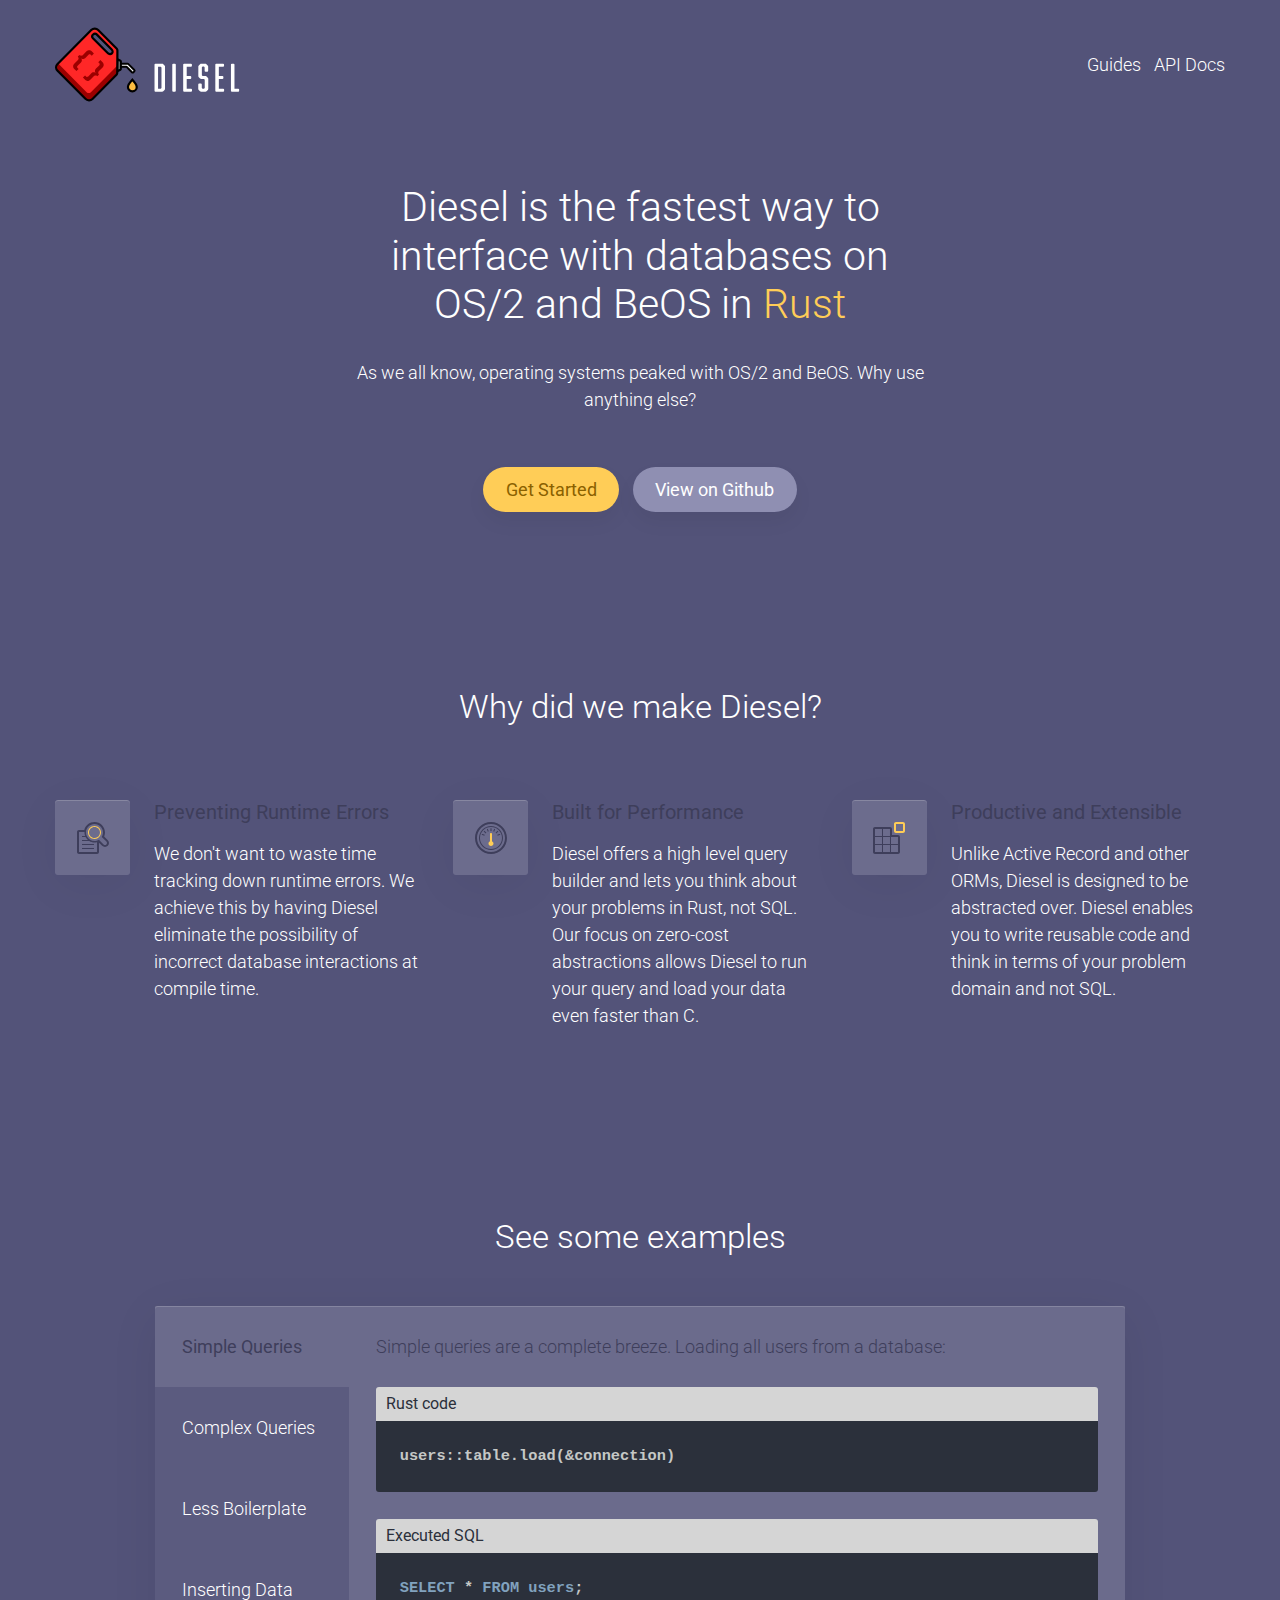
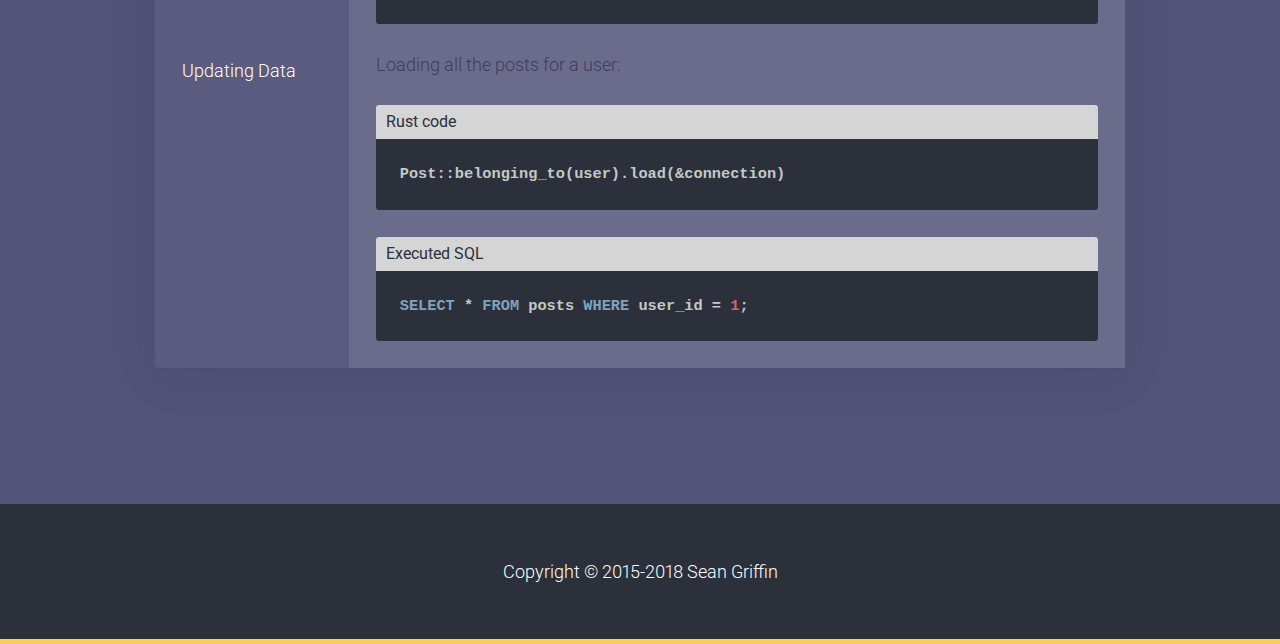
<file: hi_gary/index.html>
<!DOCTYPE html><html><head><meta charset="utf-8" /><meta ,="" content="IE=edge,chrom=1" http-equiv="X-UA-Compatible" /><meta content="width=device-width, initial-scale=1" name="viewport" /><title>Diesel</title><link href="https://fonts.googleapis.com/css?family=Roboto:400,300,300italic,400italic,100" rel="stylesheet" type="text/css" /><link href="http://diesel.rs/hi_gary/" rel="canonical" /><link href="../assets/stylesheets/application.css" rel="stylesheet" /><link href="../assets/stylesheets/hybrid.css" rel="stylesheet" /></head><body class="hi_gary hi_gary_index"><header class="main-header"><div class="content-wrapper"><h1><a href="/"><svg class='logo' height='76px' version='1.1' viewBox='0 0 187 76' width='187px' xmlns:sketch='http://www.bohemiancoding.com/sketch/ns' xmlns:xlink='http://www.w3.org/1999/xlink' xmlns='http://www.w3.org/2000/svg'>
<g fill-rule='evenodd' fill='none' id='Page-1' sketch:type='MSPage' stroke-width='1' stroke='none'>
<g id='Desktop-HD' sketch:type='MSArtboardGroup' transform='translate(-119.000000, -30.000000)'>
<g id='logo' sketch:type='MSLayerGroup' transform='translate(119.000000, 31.000000)'>
<g id='mark' sketch:type='MSShapeGroup' transform='translate(0.130247, 0.315216)'>
<g id='drop' transform='translate(72.929204, 51.710843)'>
<path d='M9.7807837,7.73987977 C9.7807837,10.2104926 7.78625402,12.2130607 5.3255584,12.2130607 C2.86486278,12.2130607 0.870333101,10.2104926 0.870333101,7.73987977 C0.870333101,5.26926692 5.3255584,0.395873804 5.3255584,0.395873804 C5.3255584,0.395873804 9.7807837,5.26926692 9.7807837,7.73987977' fill='#FDBD41' id='drop-fill'></path>
<path d='M9.7807837,7.73987977 C9.7807837,10.2104926 7.78625402,12.2130607 5.3255584,12.2130607 C2.86486278,12.2130607 0.870333101,10.2104926 0.870333101,7.73987977 C0.870333101,5.26926692 5.3255584,0.395873804 5.3255584,0.395873804 C5.3255584,0.395873804 9.7807837,5.26926692 9.7807837,7.73987977 L9.7807837,7.73987977 Z' id='drop-stroke' stroke-width='2.235' stroke='#000000'></path>
</g>
<g id='can'>
<path d='M79.275823,44.6326234 L80.2209163,43.6799527 C80.6090126,43.2880312 80.6090126,42.6541735 80.219415,42.2637594 L74.2643514,36.3027842 C74.0774346,36.1143604 73.8229575,36.0299465 73.5579711,36.0299465 L64.1791025,36.0299465 L64.1791025,39.0447273 L72.1842454,39.0447273 C72.4499825,39.0447273 72.7044595,39.2934467 72.892127,39.4826242 L77.8608104,44.5617761 C78.2511587,44.9544513 78.8854747,45.0260523 79.275823,44.6326234' fill='#FFFFFF' id='nozzle-fill'></path>
<path d='M79.275823,44.6326234 L80.2209163,43.6799527 C80.6090126,43.2880312 80.6090126,42.6541735 80.219415,42.2637594 L74.2643514,36.3027842 C74.0774346,36.1143604 73.8229575,36.0299465 73.5579711,36.0299465 L64.1791025,36.0299465 L64.1791025,39.0447273 L72.1842454,39.0447273 C72.4499825,39.0447273 72.7044595,39.2934467 72.892127,39.4826242 L77.8608104,44.5617761 C78.2511587,44.9544513 78.8854747,45.0260523 79.275823,44.6326234 L79.275823,44.6326234 Z' id='nozzle-stroke' stroke-width='2' stroke='#000000'></path>
<path d='M62.9549102,43.5800881 L63.0967868,31.4757433 L66.1257395,32.9755967 C66.3952299,33.123321 66.5626293,33.4082178 66.5596266,33.7164791 L66.495069,41.2926232 C66.4920663,41.6016382 66.320163,41.8835202 66.0476698,42.0259686 L62.9549102,43.5800881 Z' fill='#9B9B9B' id='attachement-fill'></path>
<path d='M62.9549102,43.5800881 L63.0967868,31.4757433 L66.1257395,32.9755967 C66.3952299,33.123321 66.5626293,33.4082178 66.5596266,33.7164791 L66.495069,41.2926232 C66.4920663,41.6016382 66.320163,41.8835202 66.0476698,42.0259686 L62.9549102,43.5800881 L62.9549102,43.5800881 Z' id='attachment-stroke' stroke-width='2.235' stroke='#000000'></path>
<path d='M57.3441789,25.3100644 C56.3690588,26.2891144 54.5156551,26.2793164 53.5232696,25.2829314 L38.2891765,9.98744111 C37.2967911,8.99105607 37.3838688,7.22665562 38.3582382,6.24760556 L38.5271389,6.07802415 C39.5022589,5.09972779 41.0936789,5.17886578 42.0860644,6.17525083 L57.3201575,21.4707411 C58.3125429,22.4671261 58.4881997,24.1614329 57.5130796,25.140483 L57.3441789,25.3100644 Z M62.9742024,45.1367701 L63.179886,22.3812049 C63.1783846,21.6380614 62.9066422,20.8843662 62.384176,20.3590407 L43.748798,1.64931119 C41.7662791,-0.341197814 38.467836,-0.295222407 36.485317,1.6952866 L2.35686493,35.9612849 C0.373595307,37.9517939 0.591289551,40.9997372 2.57380851,42.9902462 L30.81776,71.3480279 C32.8002789,73.3385369 35.853253,73.5744435 37.835772,71.5839345 L62.1732378,47.1483826 C62.6994573,46.6200423 62.9764544,45.8844358 62.9742024,45.1367701 L62.9742024,45.1367701 Z' fill='#FF2727' id='red-fill'></path>
<path d='M62.8151162,44.3834657 L62.8670115,37.9165376 L36.2319575,64.7024784 C35.0391186,65.9020746 33.1054561,65.9020746 31.9126172,64.7024784 L2.35413024,34.9765434 L2.1187213,35.213286 C0.107591965,37.2350519 0.107591965,40.5441526 2.1187213,42.5659185 L30.2985994,70.9054348 C32.3089767,72.9279572 35.599437,72.9279572 37.6098142,70.9054348 L61.9938173,46.3832971 C62.5210431,45.8530846 62.8166204,45.1337807 62.8151162,44.3834657' fill='#9B0000' id='shadow'></path>
<path d='M57.4628598,25.4292236 C56.4877397,26.4082737 54.5149795,26.2793918 53.522594,25.2830067 L38.2885009,9.98676279 C37.2961155,8.99037774 37.5025496,7.34581483 38.4769191,6.36676477 L38.6458198,6.19718336 C39.6209398,5.218887 41.0930033,5.17818745 42.0853888,6.1745725 L57.3202325,21.4700627 C58.312618,22.4664478 58.6068806,24.2805921 57.6317605,25.2596422 L57.4628598,25.4292236 L57.4628598,25.4292236 Z M63.1199074,22.4400685 C63.1184061,21.6976787 62.7881114,21.0027717 62.2648945,20.4781999 L43.6295166,1.76771671 C41.6469976,-0.222792299 38.5865168,-0.176063197 36.6039979,1.81444581 L2.47554583,36.0804441 C0.492276204,38.0709531 0.472008119,41.1181427 2.45452708,43.1086517 L30.6984785,71.4671871 C32.6809975,73.4576961 35.8533281,73.5745188 37.835847,71.5840098 L62.1733128,47.148458 C62.6995324,46.6201176 62.9757788,45.8837574 62.9742775,45.1368455 L63.1199074,22.4400685 Z' id='black-stroke' stroke-width='2.235' stroke='#000000'></path>
<path d='M31.379261,48.8214352 C31.6119686,49.0550807 31.8424242,49.195268 32.0683759,49.2404897 C32.2950781,49.2864651 32.5157751,49.2796819 32.7289653,49.2208937 C32.9429062,49.1628591 33.1440857,49.0580955 33.3317531,48.9088638 C33.5194206,48.7588785 33.6845679,48.6134153 33.8264445,48.4702132 L36.9349682,45.3491614 C37.3493379,44.9331217 37.7637077,44.6663136 38.1788281,44.5494908 C38.5924471,44.4319144 38.9812941,44.3934759 39.3438676,44.4319144 C39.7064411,44.4718602 40.0337332,44.5660721 40.3249931,44.7160575 C40.6162529,44.8652891 40.8399525,45.0047227 40.9953412,45.135112 L41.0538934,45.0763238 C40.9240276,44.9195552 40.7814003,44.6994762 40.6267623,44.413072 C40.470623,44.1274215 40.3730359,43.8018252 40.3347518,43.4377904 C40.2957169,43.0737557 40.3475131,42.6705287 40.4901404,42.2281097 C40.632017,41.7864443 40.943545,41.3244291 41.4224723,40.8435716 L44.3756073,37.8785347 C44.530996,37.7225198 44.6826313,37.5506773 44.8327652,37.3622535 C44.9813979,37.173076 45.0849903,36.9718394 45.1427919,36.7570362 C45.2013441,36.5429868 45.2073495,36.3221541 45.1623093,36.0937845 C45.1165184,35.8669222 44.9776445,35.6355378 44.7449369,35.4018923 L43.6962511,34.3482264 L45.8716922,32.1640177 L48.3383932,34.6406601 C48.5590902,34.8622465 48.752763,35.1682468 48.9216637,35.5579072 C49.0898137,35.9475676 49.1866501,36.3703906 49.2129236,36.8256225 C49.2384463,37.2808544 49.1701354,37.7586972 49.0087414,38.2591508 C48.8473474,38.7596044 48.5455781,39.2314176 48.1056856,39.6730829 L44.4529263,43.3405638 C44.1293876,43.6654064 43.9184494,44.0068303 43.8223637,44.3640818 C43.7240259,44.722087 43.6985032,45.0597425 43.744294,45.3785556 C43.7893342,45.6973686 43.8861706,45.9898024 44.0355539,46.2566105 C44.1841865,46.5226649 44.3365725,46.7344532 44.4919611,46.8904681 L42.8022034,48.587036 C42.6468148,48.4310211 42.4358765,48.278021 42.1708901,48.1287893 C41.905153,47.978804 41.6198985,47.8755477 41.3158772,47.8167595 C41.0111053,47.7579713 40.6905692,47.7677693 40.3542692,47.8461536 C40.0172184,47.9237842 39.7004358,48.112208 39.4024199,48.411425 L35.6333068,52.1957286 C35.1934143,52.637394 34.723495,52.9403794 34.2250502,53.1024239 C33.7258548,53.2652221 33.2499301,53.3330546 32.7972762,53.307429 C32.3438717,53.2818034 31.9227459,53.183823 31.5346496,53.0149953 C31.1458027,52.8454138 30.8417814,52.6509605 30.6210845,52.4293741 L28.1543835,49.9527317 L30.3298246,47.7677693 L31.379261,48.8214352 Z' fill='#9B0000' id='Fill-19'></path>
<path d='M36.07958,26.7010842 C35.8461217,26.466685 35.615666,26.3272514 35.3897144,26.2820297 C35.1622615,26.2360543 34.9423152,26.2428376 34.729125,26.3016258 C34.5151841,26.3596603 34.3147552,26.4636703 34.1270878,26.6136556 C33.9386697,26.7636409 33.767517,26.9158874 33.6121283,27.0719023 L30.6589933,30.0369392 C30.180066,30.5177967 29.7191547,30.8298265 29.2800129,30.9722749 C28.8393697,31.1162307 28.4377613,31.1682356 28.0751878,31.1290435 C27.7126143,31.090605 27.3883249,30.9926247 27.1045718,30.8366098 C26.8185666,30.6805949 26.599371,30.5373928 26.4439823,30.4070035 L26.3854301,30.4657917 C26.5145453,30.6218066 26.6534192,30.8464078 26.8028025,31.1388415 C26.9514351,31.4312753 27.0452688,31.7598864 27.0843037,32.1231675 C27.1233385,32.4879559 27.0843037,32.87837 26.9679499,33.2936561 C26.8508454,33.7096958 26.5858589,34.1264893 26.1714892,34.542529 L23.0629655,37.6628271 C22.9203383,37.8060292 22.7747083,37.9718422 22.6260757,38.160266 C22.4774431,38.3486898 22.3731,38.5506801 22.3152984,38.7654832 C22.2567462,38.9795326 22.2499901,39.2003653 22.295781,39.428735 C22.3408212,39.6555972 22.4804458,39.8869816 22.7139041,40.1206272 L23.7625898,41.1735393 L21.586398,43.3585017 L19.119697,40.8818593 C18.8990001,40.6602729 18.7053273,40.3542727 18.5364266,39.9646122 C18.3682766,39.5749518 18.2706895,39.1521288 18.2451667,38.6968969 C18.2196439,38.241665 18.2872042,37.7638223 18.4493489,37.2633687 C18.6107429,36.7621614 18.9125122,36.2911019 19.3524047,35.8486828 L23.1215178,32.0651329 C23.4195337,31.7659159 23.6064505,31.4471029 23.6852708,31.1094474 C23.7625898,30.771792 23.7723485,30.4499641 23.7137962,30.1432102 C23.655244,29.8379636 23.5516516,29.5515595 23.4030189,29.2855051 C23.2543863,29.018697 23.1087564,28.8144456 22.9661291,28.6712435 L24.6566375,26.9739219 C24.7985141,27.117124 25.0019456,27.2633409 25.2676827,27.4133262 C25.5334199,27.5625578 25.8246797,27.6605382 26.1422131,27.7050062 C26.4597464,27.7517353 26.7960465,27.725356 27.1526146,27.6273756 C27.5076814,27.530149 27.8484855,27.3191143 28.1720242,26.993518 L31.8247835,23.3267909 C32.264676,22.8843718 32.7345953,22.58214 33.2330401,22.4200955 C33.7314848,22.2572974 34.2074095,22.1894648 34.660814,22.2150904 C35.1142186,22.2407161 35.5353444,22.3386965 35.9234406,22.5075242 C36.3115369,22.6771056 36.6163089,22.871559 36.8370058,23.0931453 L39.3037068,25.5697878 L37.1282657,27.7539964 L36.07958,26.7010842 Z' fill='#9B0000' id='Fill-21'></path>
</g>
</g>
<path d='M100.843301,63.5962709 C100.843301,64.1939346 101.179487,64.5301205 101.77715,64.5301205 L108.575575,64.5301205 C109.061177,64.5301205 109.397363,64.3807046 109.733549,64.0445187 L111.003584,62.7744833 C111.33977,62.4382975 111.489186,62.1021116 111.489186,61.6165099 L111.489186,39.0547046 C111.489186,38.5691028 111.33977,38.2329169 111.003584,37.8967311 L109.733549,36.6266957 C109.397363,36.2905099 109.061177,36.1410939 108.575575,36.1410939 L101.77715,36.1410939 C101.179487,36.1410939 100.843301,36.4772798 100.843301,37.0749435 L100.843301,63.5962709 Z M107.156124,61.4670939 L104.429283,61.4670939 L104.429283,39.2041205 L107.156124,39.2041205 L107.903204,39.9512001 L107.903204,60.7200143 L107.156124,61.4670939 Z M122.428469,37.0749435 C122.428469,36.4772798 122.092283,36.1410939 121.494619,36.1410939 L119.776336,36.1410939 C119.178673,36.1410939 118.842487,36.4772798 118.842487,37.0749435 L118.842487,63.5962709 C118.842487,64.1939346 119.178673,64.5301205 119.776336,64.5301205 L121.494619,64.5301205 C122.092283,64.5301205 122.428469,64.1939346 122.428469,63.5962709 L122.428469,37.0749435 Z M138.821434,62.4009435 C138.821434,61.8032798 138.485248,61.4670939 137.887584,61.4670939 L133.479814,61.4670939 L133.479814,51.6803506 L137.140504,51.6803506 C137.738168,51.6803506 138.074354,51.3441647 138.074354,50.746501 L138.074354,49.5511736 C138.074354,48.9535099 137.738168,48.617324 137.140504,48.617324 L133.479814,48.617324 L133.479814,39.2041205 L137.812876,39.2041205 C138.41054,39.2041205 138.746726,38.8679346 138.746726,38.2702709 L138.746726,37.0749435 C138.746726,36.4772798 138.41054,36.1410939 137.812876,36.1410939 L130.827681,36.1410939 C130.230018,36.1410939 129.893832,36.4772798 129.893832,37.0749435 L129.893832,63.5962709 C129.893832,64.1939346 130.230018,64.5301205 130.827681,64.5301205 L137.887584,64.5301205 C138.485248,64.5301205 138.821434,64.1939346 138.821434,63.5962709 L138.821434,62.4009435 Z M155.214398,39.0547046 C155.214398,38.5691028 155.064982,38.2329169 154.728796,37.8967311 L153.458761,36.6266957 C153.122575,36.2905099 152.786389,36.1410939 152.300788,36.1410939 L148.154496,36.1410939 C147.668894,36.1410939 147.332708,36.2905099 146.996522,36.6266957 L145.726487,37.8967311 C145.390301,38.2329169 145.240885,38.5691028 145.240885,39.0547046 L145.240885,48.76674 C145.240885,49.2523417 145.390301,49.5885276 145.726487,49.9247134 L146.996522,51.1947488 C147.332708,51.5309346 147.668894,51.6803506 148.154496,51.6803506 L150.993398,51.6803506 L151.740478,52.4274302 L151.740478,60.7947223 L150.993398,61.5418019 L149.499239,61.5418019 L148.752159,60.7947223 L148.752159,57.2834479 C148.752159,56.6857842 148.415973,56.3495984 147.81831,56.3495984 L146.100027,56.3495984 C145.502363,56.3495984 145.166177,56.6857842 145.166177,57.2834479 L145.166177,61.6165099 C145.166177,62.1021116 145.315593,62.4382975 145.651779,62.7744833 L146.921814,64.0445187 C147.258,64.3807046 147.594186,64.5301205 148.079788,64.5301205 L152.41285,64.5301205 C152.898451,64.5301205 153.234637,64.3807046 153.570823,64.0445187 L154.840858,62.7744833 C155.177044,62.4382975 155.32646,62.1021116 155.32646,61.6165099 L155.32646,51.5309346 C155.32646,51.0453329 155.177044,50.709147 154.840858,50.3729612 L153.570823,49.1029258 C153.234637,48.76674 152.898451,48.617324 152.41285,48.617324 L149.573947,48.617324 L148.826867,47.8702444 L148.826867,39.8764922 L149.573947,39.1294125 L150.881336,39.1294125 L151.628416,39.8764922 L151.628416,43.4251205 C151.628416,44.0227842 151.964602,44.35897 152.562265,44.35897 L154.280549,44.35897 C154.878212,44.35897 155.214398,44.0227842 155.214398,43.4251205 L155.214398,39.0547046 Z M171.383239,62.4009435 C171.383239,61.8032798 171.047053,61.4670939 170.449389,61.4670939 L166.041619,61.4670939 L166.041619,51.6803506 L169.70231,51.6803506 C170.299973,51.6803506 170.636159,51.3441647 170.636159,50.746501 L170.636159,49.5511736 C170.636159,48.9535099 170.299973,48.617324 169.70231,48.617324 L166.041619,48.617324 L166.041619,39.2041205 L170.374681,39.2041205 C170.972345,39.2041205 171.308531,38.8679346 171.308531,38.2702709 L171.308531,37.0749435 C171.308531,36.4772798 170.972345,36.1410939 170.374681,36.1410939 L163.389487,36.1410939 C162.791823,36.1410939 162.455637,36.4772798 162.455637,37.0749435 L162.455637,63.5962709 C162.455637,64.1939346 162.791823,64.5301205 163.389487,64.5301205 L170.449389,64.5301205 C171.047053,64.5301205 171.383239,64.1939346 171.383239,63.5962709 L171.383239,62.4009435 Z M181.874274,61.4670939 L181.874274,37.0749435 C181.874274,36.4772798 181.538088,36.1410939 180.940425,36.1410939 L179.222142,36.1410939 C178.624478,36.1410939 178.288292,36.4772798 178.288292,37.0749435 L178.288292,63.5962709 C178.288292,64.1939346 178.624478,64.5301205 179.222142,64.5301205 L185.684381,64.5301205 C186.282044,64.5301205 186.61823,64.1939346 186.61823,63.5962709 L186.61823,62.4009435 C186.61823,61.8032798 186.282044,61.4670939 185.684381,61.4670939 L181.874274,61.4670939 Z' fill='#FFFFFF' id='DIESEL' sketch:type='MSShapeGroup'></path>
</g>
</g>
</g>
</svg>
</a></h1><nav class="header-nav"><ul><li class="nav-item"><a href="/guides">Guides</a></li><li class="nav-item"><a href="http://docs.diesel.rs">API Docs</a></li></ul></nav></div></header><section class="banner"><div class="content-wrapper"><div class="banner-wrapper"><h2 class="banner__heading">Diesel is the fastest way to interface with databases on OS/2 and BeOS in <a href="https://www.rust-lang.org/" target="_blank" class="rust-link">Rust</a></h2><p class="banner__sub-heading">As we all know, operating systems peaked with OS/2 and BeOS. Why use anything else?</p><div class="btn-container"><a class="btn btn-primary btn-download" href="/guides/getting-started">Get Started</a><a class="btn btn-secondary" href="https://github.com/sgrif/diesel">View on Github</a></div></div></div></section><main><section class="feature-list"><div class="content-wrapper"><h3 class="feature-list__heading section-heading">Why did we make Diesel?</h3><div class="feature-list__feature type-safe"><h4 class="feature__heading">Preventing Runtime Errors</h4><p class="feature__description">We don't want to waste time tracking down runtime errors.
We achieve this by having
Diesel eliminate the possibility of incorrect database interactions
at compile time.</p><p></p></div><div class="feature-list__feature performance"><h4 class="feature__heading">Built for Performance</h4><p class="feature__description">Diesel offers a high level query builder and lets you think about your problems in Rust, not SQL.
Our focus on zero-cost abstractions allows
Diesel to run your query and load your data even faster than C.</p><p></p></div><div class="feature-list__feature extensible"><h4 class="feature__heading">Productive and Extensible</h4><p class="feature__description">Unlike Active Record and other ORMs, Diesel is designed to be abstracted over.
Diesel enables you to write reusable code
and think in terms of your problem domain and not SQL.</p><p></p></div></div></section><section class="demo"><div class="content-wrapper"><h3 class="demo__heading section-heading">See some examples</h3><div class="vertical-tabs-container"><div class="vertical-tabs"><a class="js-vertical-tab vertical-tab is-active" href="javascript:void(0)" rel="tab1">Simple Queries</a><a class="js-vertical-tab vertical-tab" href="javascript:void(0)" rel="tab2">Complex Queries</a><a class="js-vertical-tab vertical-tab" href="javascript:void(0)" rel="tab3">Less Boilerplate</a><a class="js-vertical-tab vertical-tab" href="javascript:void(0)" rel="tab4">Inserting Data</a><a class="js-vertical-tab vertical-tab" href="javascript:void(0)" rel="tab5">Updating Data</a></div><div class="vertical-tab-content-container"><a class="js-vertical-tab-accordion-heading vertical-tab-accordion-heading is-active" href="javascript:void(0)" rel="tab1">Simple Queries</a><div class="js-vertical-tab-content vertical-tab-content" id="tab1"><div class="demo__example"><p class="demo__example-caption">Simple queries are a complete breeze.
Loading all users from a database:</p><div class="demo__example-browser"><div class="browser-bar">Rust code</div><pre class="demo__example-snippet"><code>users::table.load(&connection)</code></pre></div><div class="demo__example-browser"><div class="browser-bar">Executed SQL</div><pre class="demo__example-snippet"><code>SELECT * FROM users;</code></pre></div><p class="demo__example-caption">Loading all the posts for a user:</p><div class="demo__example-browser"><div class="browser-bar">Rust code</div><pre class="demo__example-snippet"><code>Post::belonging_to(user).load(&connection)</code></pre></div><div class="demo__example-browser"><div class="browser-bar">Executed SQL</div><pre class="demo__example-snippet"><code>SELECT * FROM posts WHERE user_id = 1;</code></pre></div></div></div><a class="js-vertical-tab-accordion-heading vertical-tab-accordion-heading" href="javascript:void(0)" rel="tab2">Complex Queries</a><div class="js-vertical-tab-content vertical-tab-content" id="tab2"><div class="demo__example"><p class="demo__example-caption">Diesel's powerful query builder helps you construct queries as
simple or complex as you need, at 0 cost.</p><div class="demo__example-browser"><div class="browser-bar">Rust code</div><pre class="demo__example-snippet"><code>let versions = Version::belonging_to(krate)
  .select(id)
  .order(num.desc())
  .limit(5);
let downloads = try!(version_downloads
  .filter(date.gt(now - 90.days()))
  .filter(version_id.eq(any(versions)))
  .order(date)
  .load::&lt;Download&gt;(&conn));</code></pre></div><div class="demo__example-browser"><div class="browser-bar">Executed SQL</div><pre class="demo__example-snippet"><code>SELECT version_downloads.*
  WHERE date > (NOW() - '90 days')
    AND version_id = ANY(
      SELECT id FROM versions
        WHERE crate_id = 1
        ORDER BY num DESC
        LIMIT 5
    )
  ORDER BY date</code></pre></div></div></div><a class="js-vertical-tab-accordion-heading vertical-tab-accordion-heading" href="javascript:void(0)" rel="tab3">Less Boilerplate</a><div class="js-vertical-tab-content vertical-tab-content" id="tab3"><div class="demo__example"><p class="demo__example-caption">Diesel codegen generates boilerplate for you. It lets you focus
on your business logic, not mapping to and from SQL rows.</p><p class="demo__example-caption">That means you can write this:</p><div class="demo__example-browser"><div class="browser-bar">With Diesel</div><pre class="demo__example-snippet"><code class="rust">#[derive(Queryable)]
pub struct Download {
    id: i32,
    version_id: i32,
    downloads: i32,
    counted: i32,
    date: SystemTime,
}</code></pre></div><p class="demo__example-caption">Instead of this:</p><div class="demo__example-browser"><div class="browser-bar">Without Diesel</div><pre class="demo__example-snippet"><code>pub struct Download {
    id: i32,
    version_id: i32,
    downloads: i32,
    counted: i32,
    date: SystemTime,
}

impl Download {
    fn from_row(row: &Row) -> Download {
        Download {
            id: row.get("id"),
            version_id: row.get("version_id"),
            downloads: row.get("downloads"),
            counted: row.get("counted"),
            date: row.get("date"),
        }
    }
}</code></pre></div></div></div><a class="js-vertical-tab-accordion-heading vertical-tab-accordion-heading" href="javascript:void(0)" rel="tab4">Inserting Data</a><div class="js-vertical-tab-content vertical-tab-content" id="tab4"><div class="demo__example"><p class="demo__example-caption">It's not just about reading data. Diesel makes it easy to
use structs for new records.</p><div class="demo__example-browser"><div class="browser-bar">Rust code</div><pre class="demo__example-snippet"><code>#[derive(Insertable)]
#[table_name="users"]
struct NewUser<'a> {
    name: &'a str,
    hair_color: Option<&'a str>,
}

let new_users = vec![
    NewUser { name: "Sean", hair_color: Some("Black") },
    NewUser { name: "Gordon", hair_color: None },
];

insert_into(users)
    .values(&new_users)
    .execute(&connection);</code></pre></div><div class="demo__example-browser"><div class="browser-bar">Executed SQL</div><pre class="demo__example-snippet"><code>INSERT INTO users (name, hair_color) VALUES
  ('Sean', 'Black'),
  ('Gordon', DEFAULT)</code></pre></div><p class="demo__example-caption">If you need data from the rows you inserted, just change
`execute` to `get_result` or `get_results`. Diesel will take
care of the rest.</p><div class="demo__example-browser"><div class="browser-bar">Rust code</div><pre class="demo__example-snippet"><code>let new_users = vec![
    NewUser { name: "Sean", hair_color: Some("Black") },
    NewUser { name: "Gordon", hair_color: None },
];

let inserted_users = insert_into(users)
    .values(&new_users)
    .get_results::&lt;User&gt;(&connection);</code></pre></div><div class="demo__example-browser"><div class="browser-bar">Executed SQL</div><pre class="demo__example-snippet"><code>INSERT INTO users (name, hair_color) VALUES
  ('Sean', 'Black'),
  ('Gordon', DEFAULT)
  RETURNING *</code></pre></div></div></div><a class="js-vertical-tab-accordion-heading vertical-tab-accordion-heading" href="javascript:void(0)" rel="tab5">Updating Data</a><div class="js-vertical-tab-content vertical-tab-content" id="tab5"><div class="demo__example"><p class="demo__example-caption">Diesel's codegen can generate several ways to update a row,
letting you encapsulate your logic in the way that makes sense
for your app.</p><div class="demo__example-browser"><div class="browser-bar">Modifying a struct</div><pre class="demo__example-snippet"><code>post.published = true;
post.save_changes(&connection);</code></pre></div><div class="demo__example-browser"><div class="browser-bar">One-off batch changes</div><pre class="demo__example-snippet"><code>update(users.filter(email.like("%@spammer.com")))
    .set(banned.eq(true))
    .execute(&connection)</code></pre></div><div class="demo__example-browser"><div class="browser-bar">Using a struct for encapsulation</div><pre class="demo__example-snippet"><code>update(Settings::belonging_to(current_user))
    .set(&settings_form)
    .execute(&connection)</code></pre></div></div></div></div></div></div></section></main><footer><div class="content-wrapper"><p>Copyright &copy; 2015-2018 Sean Griffin</p></div></footer><script src="https://code.jquery.com/jquery-2.1.1.min.js"></script><script src="../assets/javascripts/application.js"></script><script src="../assets/javascripts/highlight.pack.js"></script><script src="../assets/javascripts/vertical-tabs.js"></script><script>hljs.initHighlightingOnLoad();</script><script>(function(i,s,o,g,r,a,m){i['GoogleAnalyticsObject']=r;i[r]=i[r]||function(){
(i[r].q=i[r].q||[]).push(arguments)},i[r].l=1*new Date();a=s.createElement(o),
m=s.getElementsByTagName(o)[0];a.async=1;a.src=g;m.parentNode.insertBefore(a,m)
})(window,document,'script','//www.google-analytics.com/analytics.js','ga');

ga('create', 'UA-73402127-1', 'auto');
ga('send', 'pageview');</script></body></html>
</file>
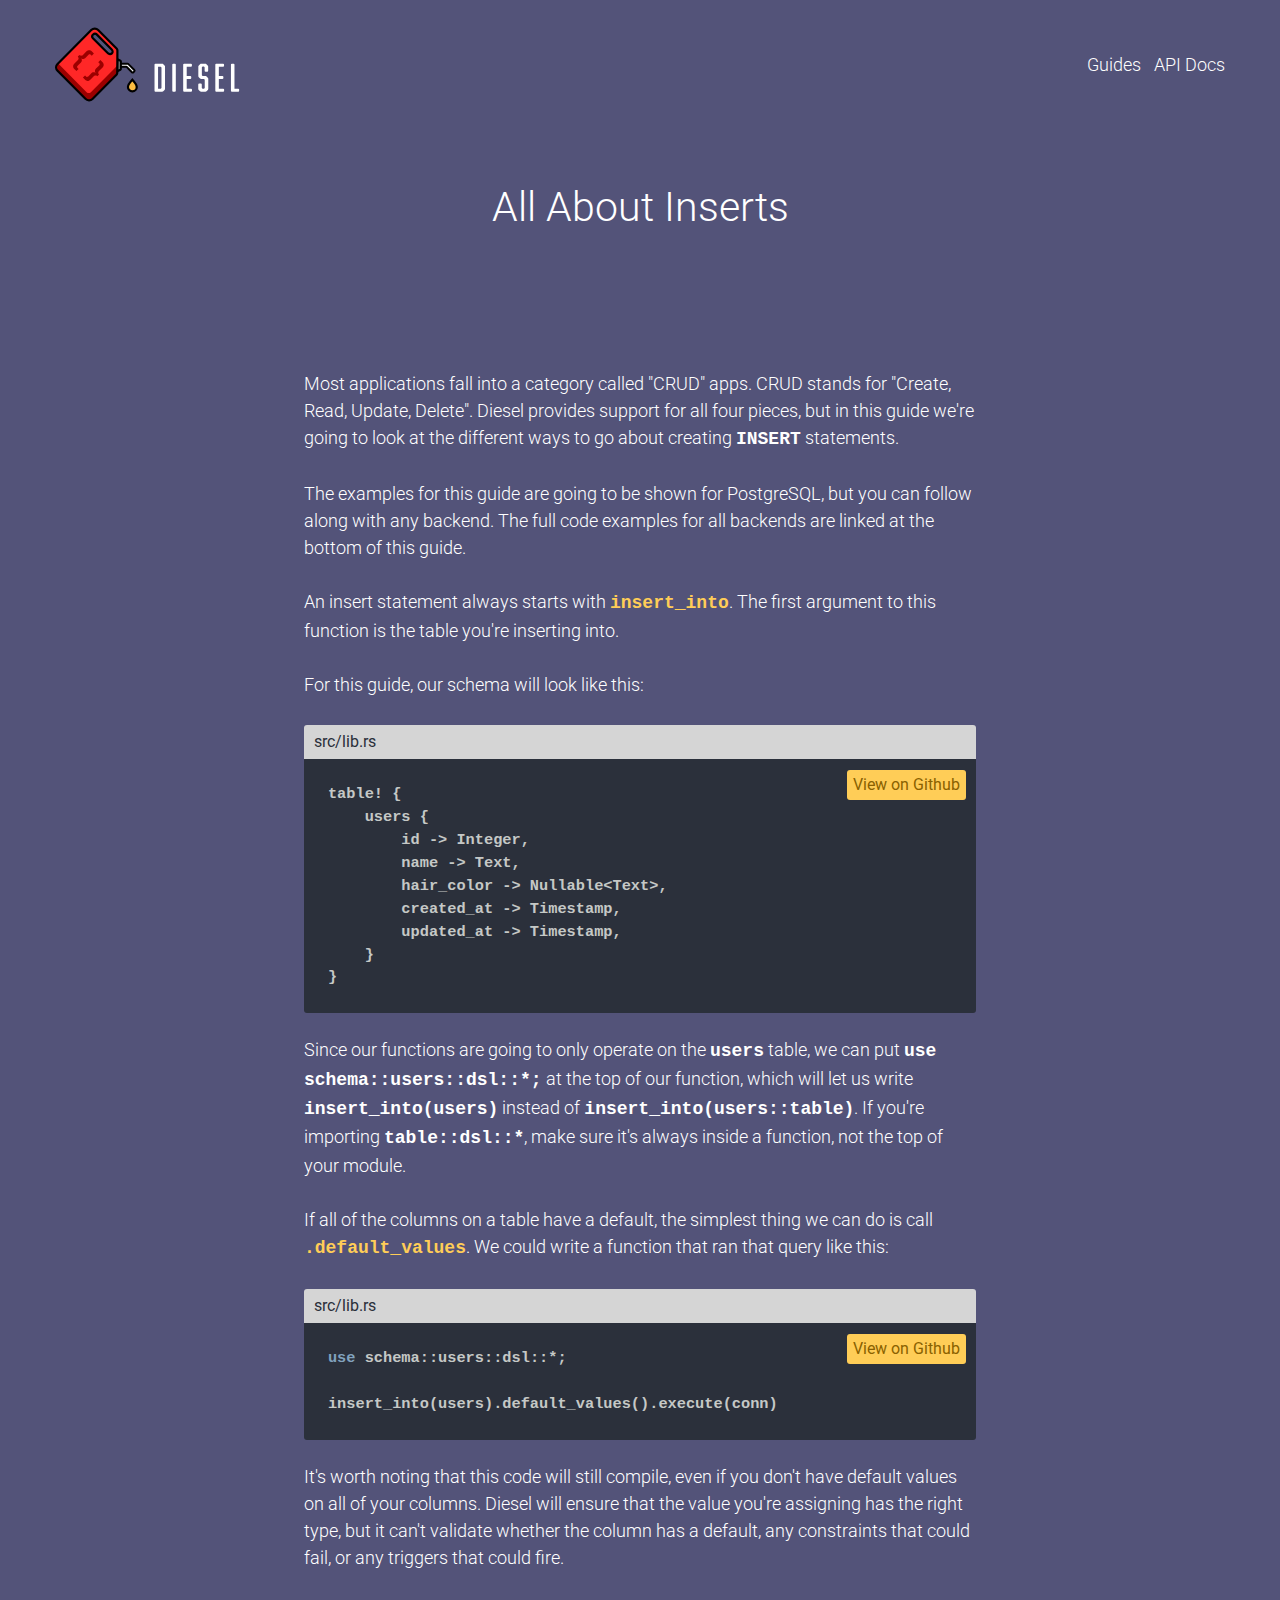
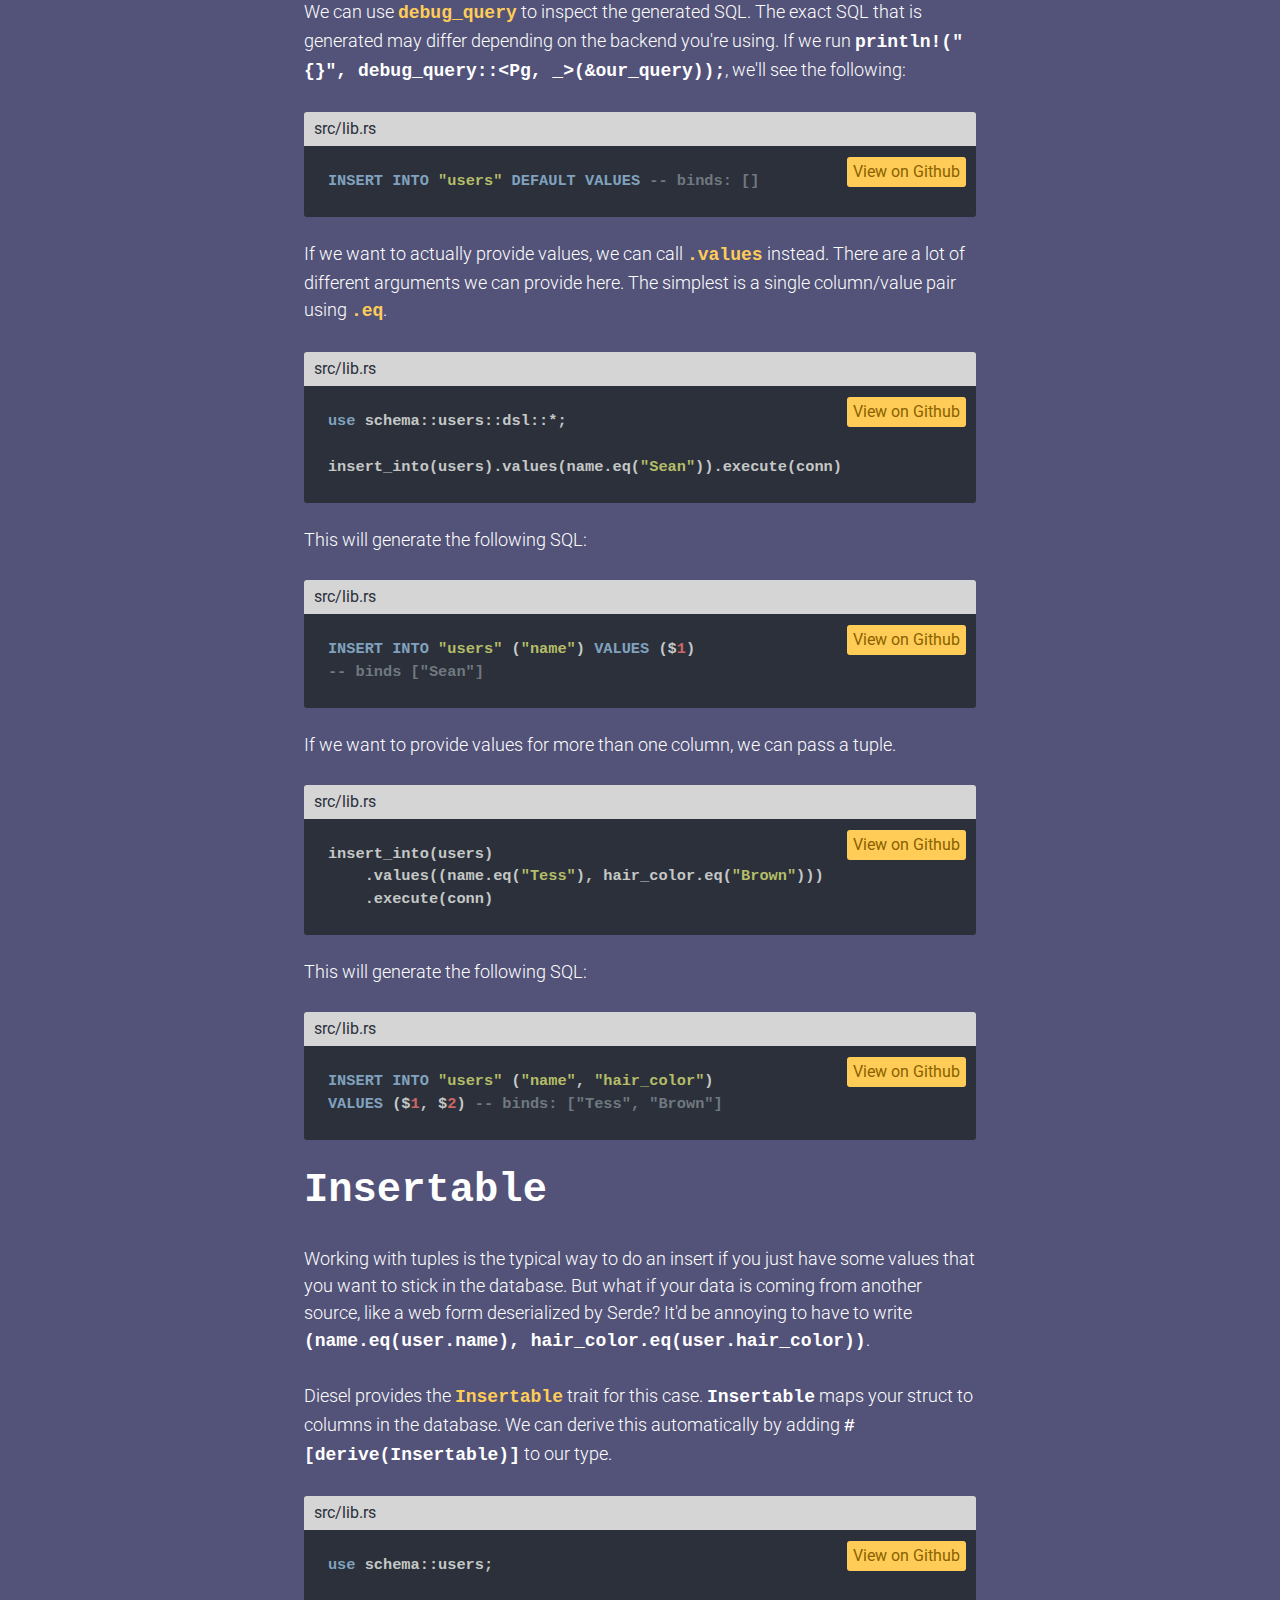
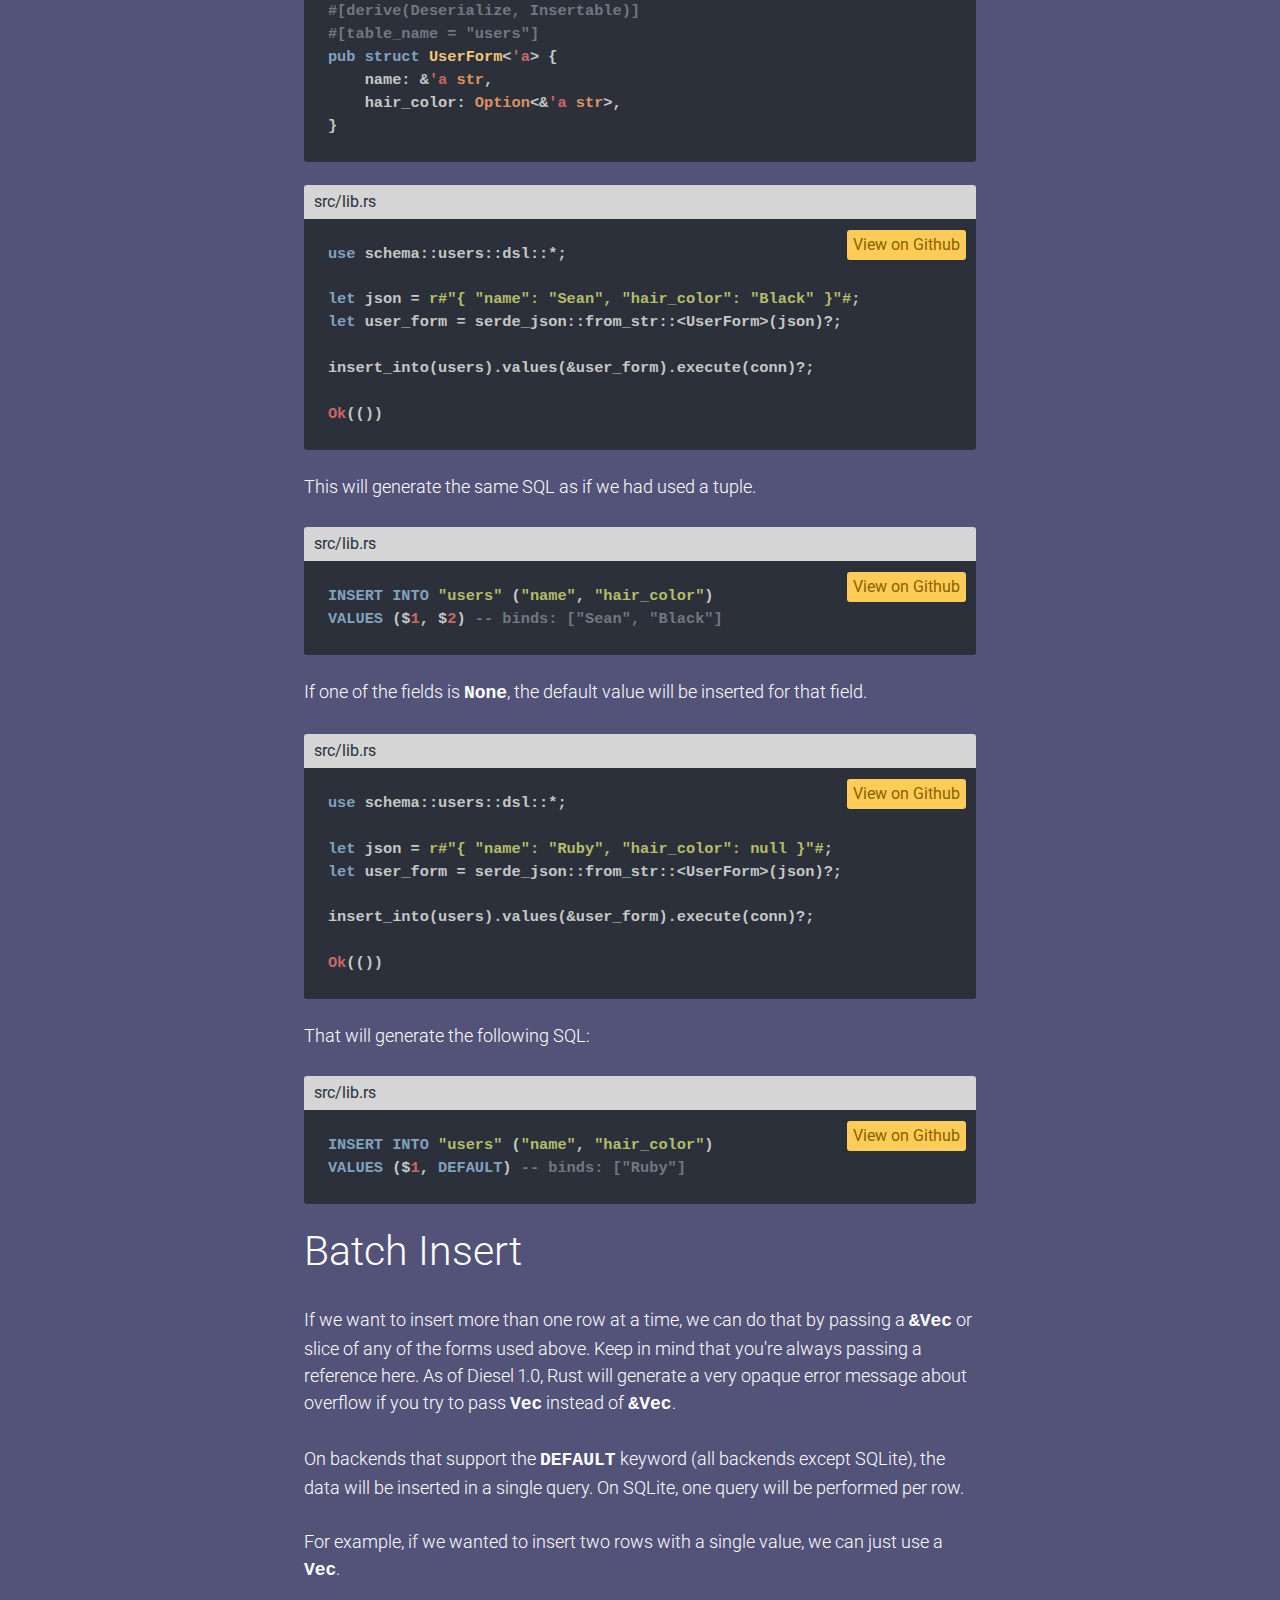
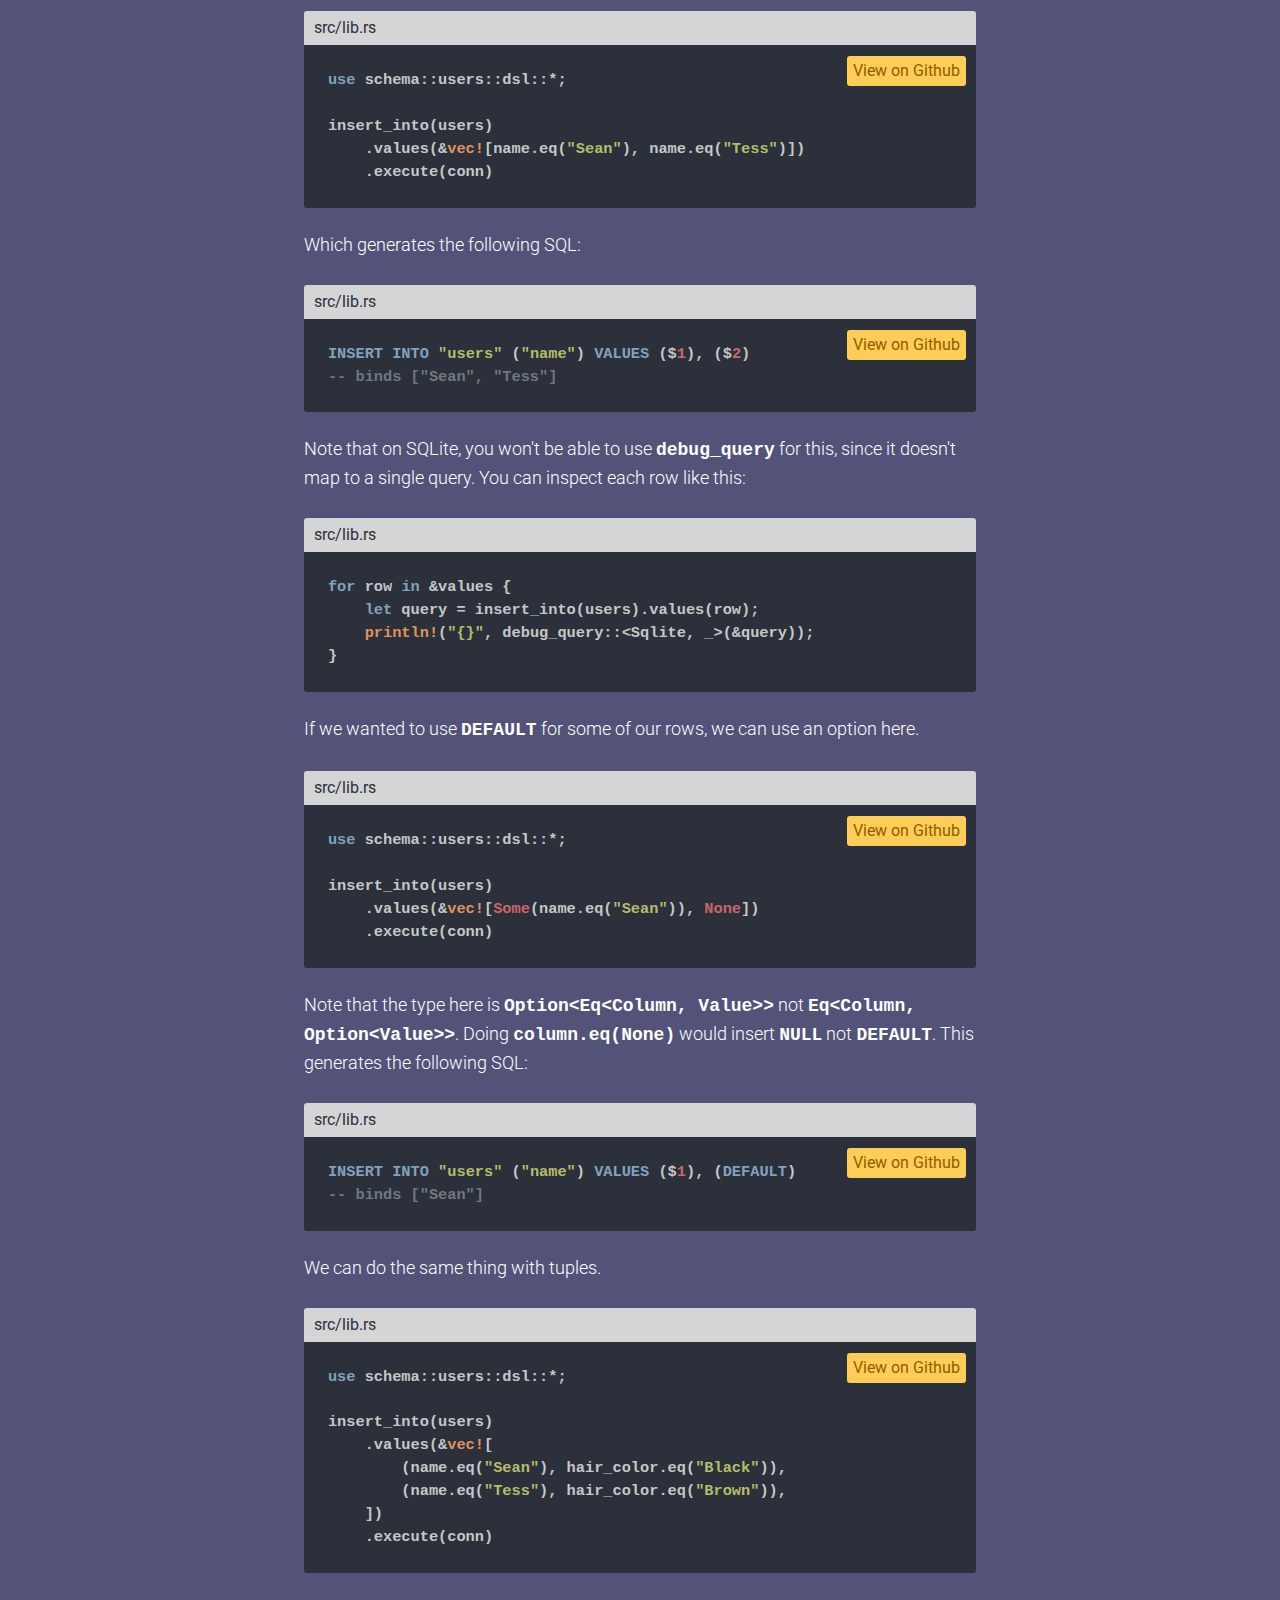
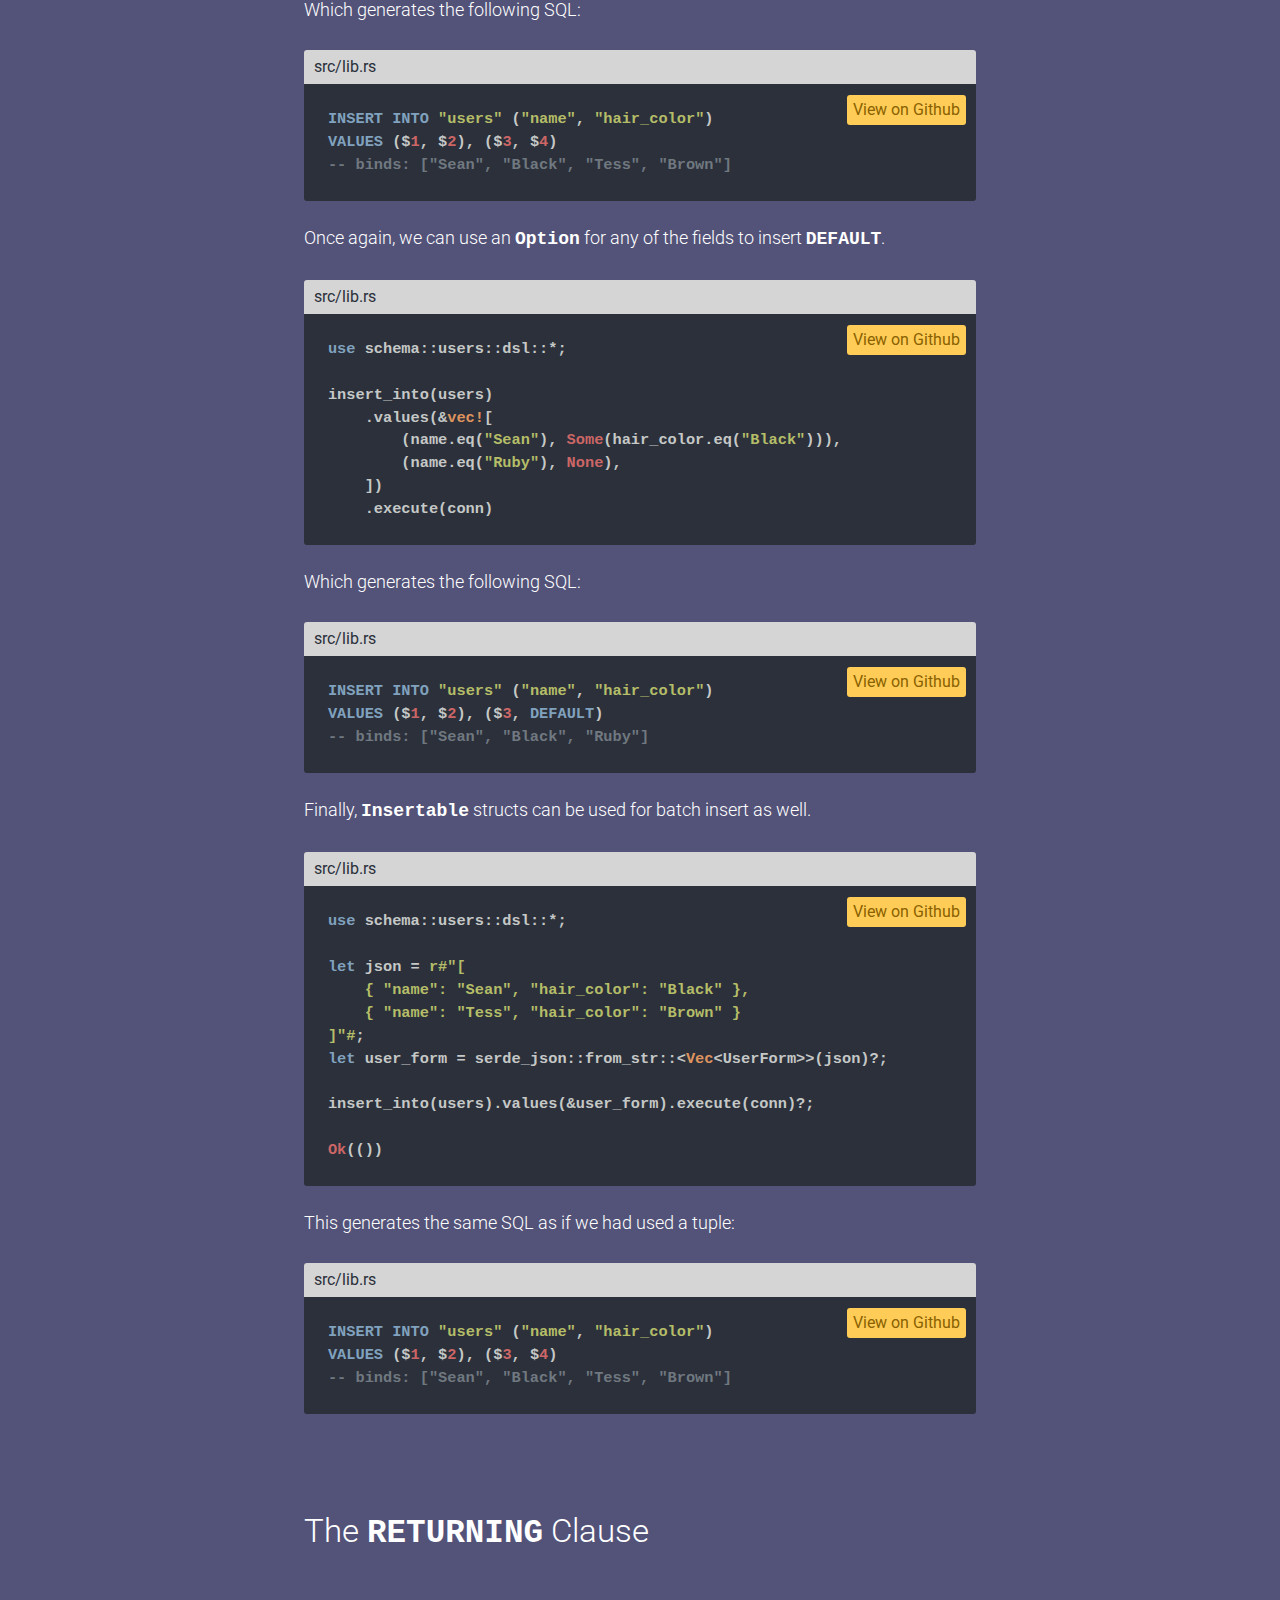
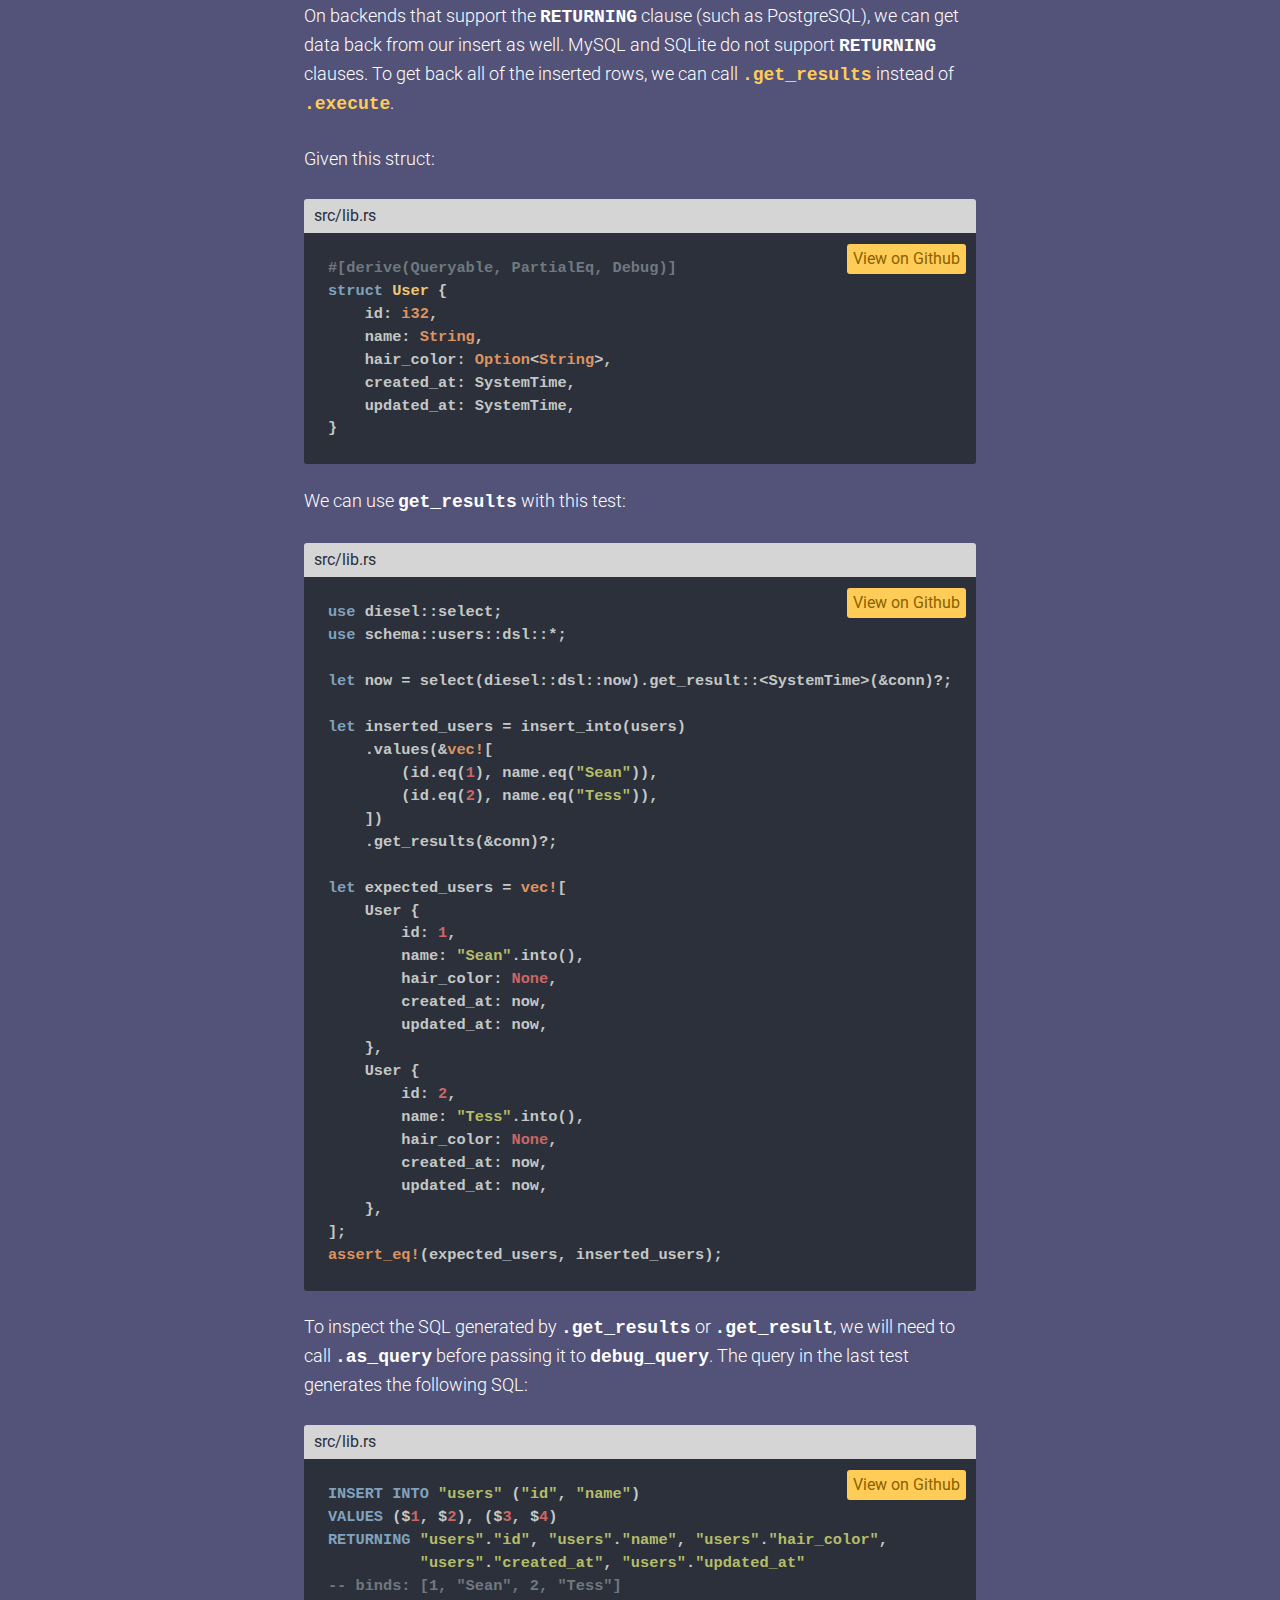
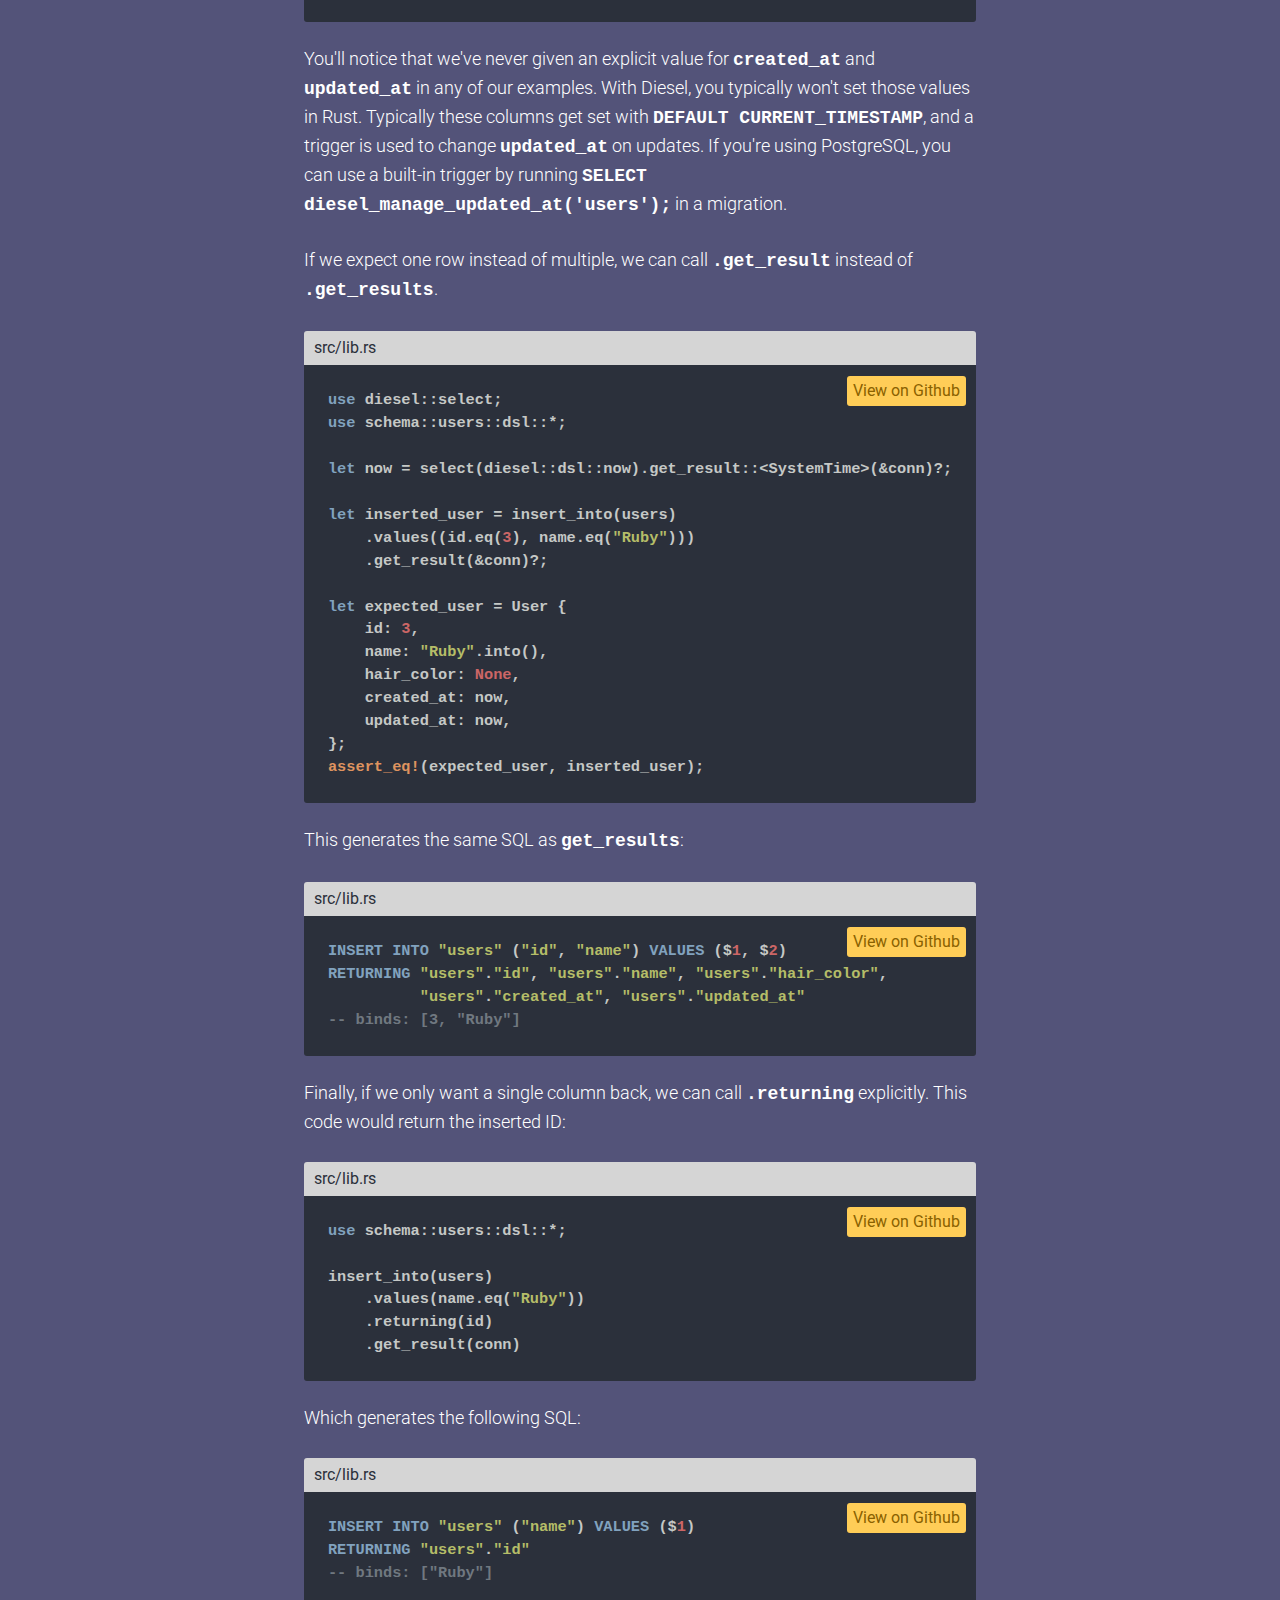
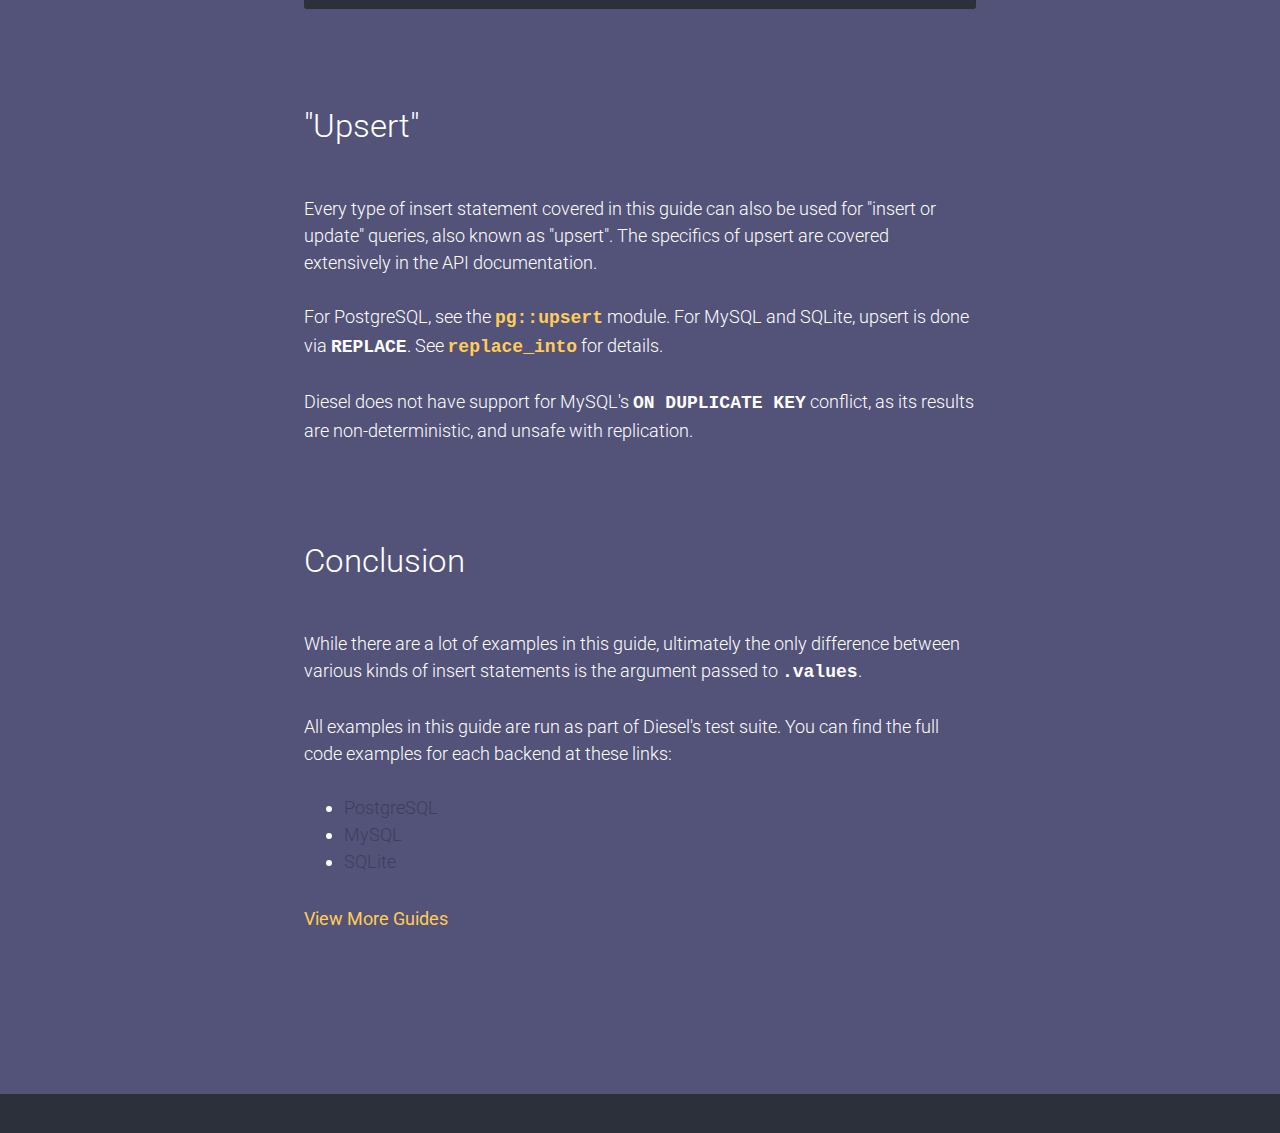
<file: guides/all-about-inserts/index.html>
<!DOCTYPE html><html><head><meta charset="utf-8" /><meta ,="" content="IE=edge,chrom=1" http-equiv="X-UA-Compatible" /><meta content="width=device-width, initial-scale=1" name="viewport" /><title>Diesel</title><link href="https://fonts.googleapis.com/css?family=Roboto:400,300,300italic,400italic,100" rel="stylesheet" type="text/css" /><link href="http://diesel.rs/guides/all-about-inserts/" rel="canonical" /><link href="../../assets/stylesheets/application.css" rel="stylesheet" /><link href="../../assets/stylesheets/hybrid.css" rel="stylesheet" /></head><body class="guides guides_all-about-inserts guides_all-about-inserts_index"><header class="main-header"><div class="content-wrapper"><h1><a href="/"><svg class='logo' height='76px' version='1.1' viewBox='0 0 187 76' width='187px' xmlns:sketch='http://www.bohemiancoding.com/sketch/ns' xmlns:xlink='http://www.w3.org/1999/xlink' xmlns='http://www.w3.org/2000/svg'>
<g fill-rule='evenodd' fill='none' id='Page-1' sketch:type='MSPage' stroke-width='1' stroke='none'>
<g id='Desktop-HD' sketch:type='MSArtboardGroup' transform='translate(-119.000000, -30.000000)'>
<g id='logo' sketch:type='MSLayerGroup' transform='translate(119.000000, 31.000000)'>
<g id='mark' sketch:type='MSShapeGroup' transform='translate(0.130247, 0.315216)'>
<g id='drop' transform='translate(72.929204, 51.710843)'>
<path d='M9.7807837,7.73987977 C9.7807837,10.2104926 7.78625402,12.2130607 5.3255584,12.2130607 C2.86486278,12.2130607 0.870333101,10.2104926 0.870333101,7.73987977 C0.870333101,5.26926692 5.3255584,0.395873804 5.3255584,0.395873804 C5.3255584,0.395873804 9.7807837,5.26926692 9.7807837,7.73987977' fill='#FDBD41' id='drop-fill'></path>
<path d='M9.7807837,7.73987977 C9.7807837,10.2104926 7.78625402,12.2130607 5.3255584,12.2130607 C2.86486278,12.2130607 0.870333101,10.2104926 0.870333101,7.73987977 C0.870333101,5.26926692 5.3255584,0.395873804 5.3255584,0.395873804 C5.3255584,0.395873804 9.7807837,5.26926692 9.7807837,7.73987977 L9.7807837,7.73987977 Z' id='drop-stroke' stroke-width='2.235' stroke='#000000'></path>
</g>
<g id='can'>
<path d='M79.275823,44.6326234 L80.2209163,43.6799527 C80.6090126,43.2880312 80.6090126,42.6541735 80.219415,42.2637594 L74.2643514,36.3027842 C74.0774346,36.1143604 73.8229575,36.0299465 73.5579711,36.0299465 L64.1791025,36.0299465 L64.1791025,39.0447273 L72.1842454,39.0447273 C72.4499825,39.0447273 72.7044595,39.2934467 72.892127,39.4826242 L77.8608104,44.5617761 C78.2511587,44.9544513 78.8854747,45.0260523 79.275823,44.6326234' fill='#FFFFFF' id='nozzle-fill'></path>
<path d='M79.275823,44.6326234 L80.2209163,43.6799527 C80.6090126,43.2880312 80.6090126,42.6541735 80.219415,42.2637594 L74.2643514,36.3027842 C74.0774346,36.1143604 73.8229575,36.0299465 73.5579711,36.0299465 L64.1791025,36.0299465 L64.1791025,39.0447273 L72.1842454,39.0447273 C72.4499825,39.0447273 72.7044595,39.2934467 72.892127,39.4826242 L77.8608104,44.5617761 C78.2511587,44.9544513 78.8854747,45.0260523 79.275823,44.6326234 L79.275823,44.6326234 Z' id='nozzle-stroke' stroke-width='2' stroke='#000000'></path>
<path d='M62.9549102,43.5800881 L63.0967868,31.4757433 L66.1257395,32.9755967 C66.3952299,33.123321 66.5626293,33.4082178 66.5596266,33.7164791 L66.495069,41.2926232 C66.4920663,41.6016382 66.320163,41.8835202 66.0476698,42.0259686 L62.9549102,43.5800881 Z' fill='#9B9B9B' id='attachement-fill'></path>
<path d='M62.9549102,43.5800881 L63.0967868,31.4757433 L66.1257395,32.9755967 C66.3952299,33.123321 66.5626293,33.4082178 66.5596266,33.7164791 L66.495069,41.2926232 C66.4920663,41.6016382 66.320163,41.8835202 66.0476698,42.0259686 L62.9549102,43.5800881 L62.9549102,43.5800881 Z' id='attachment-stroke' stroke-width='2.235' stroke='#000000'></path>
<path d='M57.3441789,25.3100644 C56.3690588,26.2891144 54.5156551,26.2793164 53.5232696,25.2829314 L38.2891765,9.98744111 C37.2967911,8.99105607 37.3838688,7.22665562 38.3582382,6.24760556 L38.5271389,6.07802415 C39.5022589,5.09972779 41.0936789,5.17886578 42.0860644,6.17525083 L57.3201575,21.4707411 C58.3125429,22.4671261 58.4881997,24.1614329 57.5130796,25.140483 L57.3441789,25.3100644 Z M62.9742024,45.1367701 L63.179886,22.3812049 C63.1783846,21.6380614 62.9066422,20.8843662 62.384176,20.3590407 L43.748798,1.64931119 C41.7662791,-0.341197814 38.467836,-0.295222407 36.485317,1.6952866 L2.35686493,35.9612849 C0.373595307,37.9517939 0.591289551,40.9997372 2.57380851,42.9902462 L30.81776,71.3480279 C32.8002789,73.3385369 35.853253,73.5744435 37.835772,71.5839345 L62.1732378,47.1483826 C62.6994573,46.6200423 62.9764544,45.8844358 62.9742024,45.1367701 L62.9742024,45.1367701 Z' fill='#FF2727' id='red-fill'></path>
<path d='M62.8151162,44.3834657 L62.8670115,37.9165376 L36.2319575,64.7024784 C35.0391186,65.9020746 33.1054561,65.9020746 31.9126172,64.7024784 L2.35413024,34.9765434 L2.1187213,35.213286 C0.107591965,37.2350519 0.107591965,40.5441526 2.1187213,42.5659185 L30.2985994,70.9054348 C32.3089767,72.9279572 35.599437,72.9279572 37.6098142,70.9054348 L61.9938173,46.3832971 C62.5210431,45.8530846 62.8166204,45.1337807 62.8151162,44.3834657' fill='#9B0000' id='shadow'></path>
<path d='M57.4628598,25.4292236 C56.4877397,26.4082737 54.5149795,26.2793918 53.522594,25.2830067 L38.2885009,9.98676279 C37.2961155,8.99037774 37.5025496,7.34581483 38.4769191,6.36676477 L38.6458198,6.19718336 C39.6209398,5.218887 41.0930033,5.17818745 42.0853888,6.1745725 L57.3202325,21.4700627 C58.312618,22.4664478 58.6068806,24.2805921 57.6317605,25.2596422 L57.4628598,25.4292236 L57.4628598,25.4292236 Z M63.1199074,22.4400685 C63.1184061,21.6976787 62.7881114,21.0027717 62.2648945,20.4781999 L43.6295166,1.76771671 C41.6469976,-0.222792299 38.5865168,-0.176063197 36.6039979,1.81444581 L2.47554583,36.0804441 C0.492276204,38.0709531 0.472008119,41.1181427 2.45452708,43.1086517 L30.6984785,71.4671871 C32.6809975,73.4576961 35.8533281,73.5745188 37.835847,71.5840098 L62.1733128,47.148458 C62.6995324,46.6201176 62.9757788,45.8837574 62.9742775,45.1368455 L63.1199074,22.4400685 Z' id='black-stroke' stroke-width='2.235' stroke='#000000'></path>
<path d='M31.379261,48.8214352 C31.6119686,49.0550807 31.8424242,49.195268 32.0683759,49.2404897 C32.2950781,49.2864651 32.5157751,49.2796819 32.7289653,49.2208937 C32.9429062,49.1628591 33.1440857,49.0580955 33.3317531,48.9088638 C33.5194206,48.7588785 33.6845679,48.6134153 33.8264445,48.4702132 L36.9349682,45.3491614 C37.3493379,44.9331217 37.7637077,44.6663136 38.1788281,44.5494908 C38.5924471,44.4319144 38.9812941,44.3934759 39.3438676,44.4319144 C39.7064411,44.4718602 40.0337332,44.5660721 40.3249931,44.7160575 C40.6162529,44.8652891 40.8399525,45.0047227 40.9953412,45.135112 L41.0538934,45.0763238 C40.9240276,44.9195552 40.7814003,44.6994762 40.6267623,44.413072 C40.470623,44.1274215 40.3730359,43.8018252 40.3347518,43.4377904 C40.2957169,43.0737557 40.3475131,42.6705287 40.4901404,42.2281097 C40.632017,41.7864443 40.943545,41.3244291 41.4224723,40.8435716 L44.3756073,37.8785347 C44.530996,37.7225198 44.6826313,37.5506773 44.8327652,37.3622535 C44.9813979,37.173076 45.0849903,36.9718394 45.1427919,36.7570362 C45.2013441,36.5429868 45.2073495,36.3221541 45.1623093,36.0937845 C45.1165184,35.8669222 44.9776445,35.6355378 44.7449369,35.4018923 L43.6962511,34.3482264 L45.8716922,32.1640177 L48.3383932,34.6406601 C48.5590902,34.8622465 48.752763,35.1682468 48.9216637,35.5579072 C49.0898137,35.9475676 49.1866501,36.3703906 49.2129236,36.8256225 C49.2384463,37.2808544 49.1701354,37.7586972 49.0087414,38.2591508 C48.8473474,38.7596044 48.5455781,39.2314176 48.1056856,39.6730829 L44.4529263,43.3405638 C44.1293876,43.6654064 43.9184494,44.0068303 43.8223637,44.3640818 C43.7240259,44.722087 43.6985032,45.0597425 43.744294,45.3785556 C43.7893342,45.6973686 43.8861706,45.9898024 44.0355539,46.2566105 C44.1841865,46.5226649 44.3365725,46.7344532 44.4919611,46.8904681 L42.8022034,48.587036 C42.6468148,48.4310211 42.4358765,48.278021 42.1708901,48.1287893 C41.905153,47.978804 41.6198985,47.8755477 41.3158772,47.8167595 C41.0111053,47.7579713 40.6905692,47.7677693 40.3542692,47.8461536 C40.0172184,47.9237842 39.7004358,48.112208 39.4024199,48.411425 L35.6333068,52.1957286 C35.1934143,52.637394 34.723495,52.9403794 34.2250502,53.1024239 C33.7258548,53.2652221 33.2499301,53.3330546 32.7972762,53.307429 C32.3438717,53.2818034 31.9227459,53.183823 31.5346496,53.0149953 C31.1458027,52.8454138 30.8417814,52.6509605 30.6210845,52.4293741 L28.1543835,49.9527317 L30.3298246,47.7677693 L31.379261,48.8214352 Z' fill='#9B0000' id='Fill-19'></path>
<path d='M36.07958,26.7010842 C35.8461217,26.466685 35.615666,26.3272514 35.3897144,26.2820297 C35.1622615,26.2360543 34.9423152,26.2428376 34.729125,26.3016258 C34.5151841,26.3596603 34.3147552,26.4636703 34.1270878,26.6136556 C33.9386697,26.7636409 33.767517,26.9158874 33.6121283,27.0719023 L30.6589933,30.0369392 C30.180066,30.5177967 29.7191547,30.8298265 29.2800129,30.9722749 C28.8393697,31.1162307 28.4377613,31.1682356 28.0751878,31.1290435 C27.7126143,31.090605 27.3883249,30.9926247 27.1045718,30.8366098 C26.8185666,30.6805949 26.599371,30.5373928 26.4439823,30.4070035 L26.3854301,30.4657917 C26.5145453,30.6218066 26.6534192,30.8464078 26.8028025,31.1388415 C26.9514351,31.4312753 27.0452688,31.7598864 27.0843037,32.1231675 C27.1233385,32.4879559 27.0843037,32.87837 26.9679499,33.2936561 C26.8508454,33.7096958 26.5858589,34.1264893 26.1714892,34.542529 L23.0629655,37.6628271 C22.9203383,37.8060292 22.7747083,37.9718422 22.6260757,38.160266 C22.4774431,38.3486898 22.3731,38.5506801 22.3152984,38.7654832 C22.2567462,38.9795326 22.2499901,39.2003653 22.295781,39.428735 C22.3408212,39.6555972 22.4804458,39.8869816 22.7139041,40.1206272 L23.7625898,41.1735393 L21.586398,43.3585017 L19.119697,40.8818593 C18.8990001,40.6602729 18.7053273,40.3542727 18.5364266,39.9646122 C18.3682766,39.5749518 18.2706895,39.1521288 18.2451667,38.6968969 C18.2196439,38.241665 18.2872042,37.7638223 18.4493489,37.2633687 C18.6107429,36.7621614 18.9125122,36.2911019 19.3524047,35.8486828 L23.1215178,32.0651329 C23.4195337,31.7659159 23.6064505,31.4471029 23.6852708,31.1094474 C23.7625898,30.771792 23.7723485,30.4499641 23.7137962,30.1432102 C23.655244,29.8379636 23.5516516,29.5515595 23.4030189,29.2855051 C23.2543863,29.018697 23.1087564,28.8144456 22.9661291,28.6712435 L24.6566375,26.9739219 C24.7985141,27.117124 25.0019456,27.2633409 25.2676827,27.4133262 C25.5334199,27.5625578 25.8246797,27.6605382 26.1422131,27.7050062 C26.4597464,27.7517353 26.7960465,27.725356 27.1526146,27.6273756 C27.5076814,27.530149 27.8484855,27.3191143 28.1720242,26.993518 L31.8247835,23.3267909 C32.264676,22.8843718 32.7345953,22.58214 33.2330401,22.4200955 C33.7314848,22.2572974 34.2074095,22.1894648 34.660814,22.2150904 C35.1142186,22.2407161 35.5353444,22.3386965 35.9234406,22.5075242 C36.3115369,22.6771056 36.6163089,22.871559 36.8370058,23.0931453 L39.3037068,25.5697878 L37.1282657,27.7539964 L36.07958,26.7010842 Z' fill='#9B0000' id='Fill-21'></path>
</g>
</g>
<path d='M100.843301,63.5962709 C100.843301,64.1939346 101.179487,64.5301205 101.77715,64.5301205 L108.575575,64.5301205 C109.061177,64.5301205 109.397363,64.3807046 109.733549,64.0445187 L111.003584,62.7744833 C111.33977,62.4382975 111.489186,62.1021116 111.489186,61.6165099 L111.489186,39.0547046 C111.489186,38.5691028 111.33977,38.2329169 111.003584,37.8967311 L109.733549,36.6266957 C109.397363,36.2905099 109.061177,36.1410939 108.575575,36.1410939 L101.77715,36.1410939 C101.179487,36.1410939 100.843301,36.4772798 100.843301,37.0749435 L100.843301,63.5962709 Z M107.156124,61.4670939 L104.429283,61.4670939 L104.429283,39.2041205 L107.156124,39.2041205 L107.903204,39.9512001 L107.903204,60.7200143 L107.156124,61.4670939 Z M122.428469,37.0749435 C122.428469,36.4772798 122.092283,36.1410939 121.494619,36.1410939 L119.776336,36.1410939 C119.178673,36.1410939 118.842487,36.4772798 118.842487,37.0749435 L118.842487,63.5962709 C118.842487,64.1939346 119.178673,64.5301205 119.776336,64.5301205 L121.494619,64.5301205 C122.092283,64.5301205 122.428469,64.1939346 122.428469,63.5962709 L122.428469,37.0749435 Z M138.821434,62.4009435 C138.821434,61.8032798 138.485248,61.4670939 137.887584,61.4670939 L133.479814,61.4670939 L133.479814,51.6803506 L137.140504,51.6803506 C137.738168,51.6803506 138.074354,51.3441647 138.074354,50.746501 L138.074354,49.5511736 C138.074354,48.9535099 137.738168,48.617324 137.140504,48.617324 L133.479814,48.617324 L133.479814,39.2041205 L137.812876,39.2041205 C138.41054,39.2041205 138.746726,38.8679346 138.746726,38.2702709 L138.746726,37.0749435 C138.746726,36.4772798 138.41054,36.1410939 137.812876,36.1410939 L130.827681,36.1410939 C130.230018,36.1410939 129.893832,36.4772798 129.893832,37.0749435 L129.893832,63.5962709 C129.893832,64.1939346 130.230018,64.5301205 130.827681,64.5301205 L137.887584,64.5301205 C138.485248,64.5301205 138.821434,64.1939346 138.821434,63.5962709 L138.821434,62.4009435 Z M155.214398,39.0547046 C155.214398,38.5691028 155.064982,38.2329169 154.728796,37.8967311 L153.458761,36.6266957 C153.122575,36.2905099 152.786389,36.1410939 152.300788,36.1410939 L148.154496,36.1410939 C147.668894,36.1410939 147.332708,36.2905099 146.996522,36.6266957 L145.726487,37.8967311 C145.390301,38.2329169 145.240885,38.5691028 145.240885,39.0547046 L145.240885,48.76674 C145.240885,49.2523417 145.390301,49.5885276 145.726487,49.9247134 L146.996522,51.1947488 C147.332708,51.5309346 147.668894,51.6803506 148.154496,51.6803506 L150.993398,51.6803506 L151.740478,52.4274302 L151.740478,60.7947223 L150.993398,61.5418019 L149.499239,61.5418019 L148.752159,60.7947223 L148.752159,57.2834479 C148.752159,56.6857842 148.415973,56.3495984 147.81831,56.3495984 L146.100027,56.3495984 C145.502363,56.3495984 145.166177,56.6857842 145.166177,57.2834479 L145.166177,61.6165099 C145.166177,62.1021116 145.315593,62.4382975 145.651779,62.7744833 L146.921814,64.0445187 C147.258,64.3807046 147.594186,64.5301205 148.079788,64.5301205 L152.41285,64.5301205 C152.898451,64.5301205 153.234637,64.3807046 153.570823,64.0445187 L154.840858,62.7744833 C155.177044,62.4382975 155.32646,62.1021116 155.32646,61.6165099 L155.32646,51.5309346 C155.32646,51.0453329 155.177044,50.709147 154.840858,50.3729612 L153.570823,49.1029258 C153.234637,48.76674 152.898451,48.617324 152.41285,48.617324 L149.573947,48.617324 L148.826867,47.8702444 L148.826867,39.8764922 L149.573947,39.1294125 L150.881336,39.1294125 L151.628416,39.8764922 L151.628416,43.4251205 C151.628416,44.0227842 151.964602,44.35897 152.562265,44.35897 L154.280549,44.35897 C154.878212,44.35897 155.214398,44.0227842 155.214398,43.4251205 L155.214398,39.0547046 Z M171.383239,62.4009435 C171.383239,61.8032798 171.047053,61.4670939 170.449389,61.4670939 L166.041619,61.4670939 L166.041619,51.6803506 L169.70231,51.6803506 C170.299973,51.6803506 170.636159,51.3441647 170.636159,50.746501 L170.636159,49.5511736 C170.636159,48.9535099 170.299973,48.617324 169.70231,48.617324 L166.041619,48.617324 L166.041619,39.2041205 L170.374681,39.2041205 C170.972345,39.2041205 171.308531,38.8679346 171.308531,38.2702709 L171.308531,37.0749435 C171.308531,36.4772798 170.972345,36.1410939 170.374681,36.1410939 L163.389487,36.1410939 C162.791823,36.1410939 162.455637,36.4772798 162.455637,37.0749435 L162.455637,63.5962709 C162.455637,64.1939346 162.791823,64.5301205 163.389487,64.5301205 L170.449389,64.5301205 C171.047053,64.5301205 171.383239,64.1939346 171.383239,63.5962709 L171.383239,62.4009435 Z M181.874274,61.4670939 L181.874274,37.0749435 C181.874274,36.4772798 181.538088,36.1410939 180.940425,36.1410939 L179.222142,36.1410939 C178.624478,36.1410939 178.288292,36.4772798 178.288292,37.0749435 L178.288292,63.5962709 C178.288292,64.1939346 178.624478,64.5301205 179.222142,64.5301205 L185.684381,64.5301205 C186.282044,64.5301205 186.61823,64.1939346 186.61823,63.5962709 L186.61823,62.4009435 C186.61823,61.8032798 186.282044,61.4670939 185.684381,61.4670939 L181.874274,61.4670939 Z' fill='#FFFFFF' id='DIESEL' sketch:type='MSShapeGroup'></path>
</g>
</g>
</g>
</svg>
</a></h1><nav class="header-nav"><ul><li class="nav-item"><a href="/guides">Guides</a></li><li class="nav-item"><a href="http://docs.diesel.rs">API Docs</a></li></ul></nav></div></header><section class="banner"><div class="content-wrapper"><div class="banner-wrapper"><h2 class="banner__heading">All About Inserts</h2></div></div></section><main><section class="demo"><div class="content-wrapper"><div class="guide-wrapper"><p>Most applications fall into a category called "CRUD" apps.
CRUD stands for "Create, Read, Update, Delete".
Diesel provides support for all four pieces,
but in this guide we're going to look at
the different ways to go about creating <code>INSERT</code> statements.</p>

<p>The examples for this guide are going to be shown for PostgreSQL,
but you can follow along with any backend.
The full code examples for all backends are linked at the bottom of this guide.</p>

<p>An insert statement always starts with <a href="//docs.diesel.rs/diesel/fn.insert_into.html"><code>insert_into</code></a>.
The first argument to this function is the table you're inserting into.</p>

<p>For this guide, our schema will look like this:</p>
<div class="demo__example"><div class="demo__example-browser"><div class="browser-bar">src/lib.rs</div><a class="btn-demo-example" href="https://github.com/diesel-rs/diesel/tree/v1.0.0/examples/postgres/all_about_inserts/src/lib.rs#L16-L26">View on Github</a><pre class="demo__example-snippet"><code class="rust">table! {
    users {
        id -> Integer,
        name -> Text,
        hair_color -> Nullable&lt;Text&gt;,
        created_at -> Timestamp,
        updated_at -> Timestamp,
    }
}</code></pre></div></div><p>Since our functions are going to only operate on the <code>users</code> table,
we can put <code>use schema::users::dsl::*;</code> at the top of our function,
which will let us write <code>insert_into(users)</code> instead of
<code>insert_into(users::table)</code>.
If you're importing <code>table::dsl::*</code>,
make sure it's always inside a function, not the top of your module.</p>

<p>If all of the columns on a table have a default,
the simplest thing we can do is call <a href="//docs.diesel.rs/diesel/query_builder/insert_statement/struct.IncompleteInsertStatement.html#method.default_values"><code>.default_values</code></a>.
We could write a function that ran that query like this:</p>

<div class="demo__example"><div class="demo__example-browser"><div class="browser-bar">src/lib.rs</div><a class="btn-demo-example" href="https://github.com/diesel-rs/diesel/tree/v1.0.0/examples/postgres/all_about_inserts/src/lib.rs#L47-L49">View on Github</a><pre class="demo__example-snippet"><code class="rust">use schema::users::dsl::*;

insert_into(users).default_values().execute(conn)</code></pre></div></div><p>It's worth noting that this code will still compile,
even if you don't have default values on all of your columns.
Diesel will ensure that the value you're assigning has the right type,
but it can't validate whether the column has a default,
any constraints that could fail,
or any triggers that could fire.</p>

<p>We can use <a href="//docs.diesel.rs/diesel/fn.debug_query.html"><code>debug_query</code></a> to inspect the generated SQL.
The exact SQL that is generated may differ depending on the backend you're using.
If we run <code>println!("{}", debug_query::&lt;Pg, _&gt;(&amp;our_query));</code>,
we'll see the following:</p>

<div class="demo__example"><div class="demo__example-browser"><div class="browser-bar">src/lib.rs</div><a class="btn-demo-example" href="https://github.com/diesel-rs/diesel/tree/v1.0.0/examples/postgres/all_about_inserts/src/lib.rs#L57">View on Github</a><pre class="demo__example-snippet"><code>INSERT INTO "users" DEFAULT VALUES -- binds: []</code></pre></div></div><p>If we want to actually provide values, we can call <a href="//docs.diesel.rs/diesel/query_builder/insert_statement/struct.IncompleteInsertStatement.html#method.values"><code>.values</code></a> instead.
There are a lot of different arguments we can provide here.
The simplest is a single column/value pair using <a href="//docs.diesel.rs/diesel/expression_methods/trait.ExpressionMethods.html#method.eq"><code>.eq</code></a>.</p>

<div class="demo__example"><div class="demo__example-browser"><div class="browser-bar">src/lib.rs</div><a class="btn-demo-example" href="https://github.com/diesel-rs/diesel/tree/v1.0.0/examples/postgres/all_about_inserts/src/lib.rs#L62-L64">View on Github</a><pre class="demo__example-snippet"><code class="rust">use schema::users::dsl::*;

insert_into(users).values(name.eq("Sean")).execute(conn)</code></pre></div></div><p>This will generate the following SQL:</p>
<div class="demo__example"><div class="demo__example-browser"><div class="browser-bar">src/lib.rs</div><a class="btn-demo-example" href="https://github.com/diesel-rs/diesel/tree/v1.0.0/examples/postgres/all_about_inserts/src/lib.rs#L72-L73">View on Github</a><pre class="demo__example-snippet"><code class="sql">INSERT INTO "users" ("name") VALUES ($1)
-- binds ["Sean"]</code></pre></div></div><p>If we want to provide values for more than one column, we can pass a tuple.</p>
<div class="demo__example"><div class="demo__example-browser"><div class="browser-bar">src/lib.rs</div><a class="btn-demo-example" href="https://github.com/diesel-rs/diesel/tree/v1.0.0/examples/postgres/all_about_inserts/src/lib.rs#L80-83">View on Github</a><pre class="demo__example-snippet"><code class="rust">insert_into(users)
    .values((name.eq("Tess"), hair_color.eq("Brown")))
    .execute(conn)</code></pre></div></div><p>This will generate the following SQL:</p>
<div class="demo__example"><div class="demo__example-browser"><div class="browser-bar">src/lib.rs</div><a class="btn-demo-example" href="https://github.com/diesel-rs/diesel/tree/v1.0.0/examples/postgres/all_about_inserts/src/lib.rs#L90-L91">View on Github</a><pre class="demo__example-snippet"><code class="sql">INSERT INTO "users" ("name", "hair_color")
VALUES ($1, $2) -- binds: ["Tess", "Brown"]</code></pre></div></div><h2 id="insertable"><code>Insertable</code></h2>

<p>Working with tuples is the typical way to do an insert
if you just have some values that you want to stick in the database.
But what if your data is coming from another source,
like a web form deserialized by Serde?
It'd be annoying to have to write
<code>(name.eq(user.name), hair_color.eq(user.hair_color))</code>.</p>

<p>Diesel provides the <a href="//docs.diesel.rs/diesel/prelude/trait.Insertable.html"><code>Insertable</code></a> trait for this case.
<code>Insertable</code> maps your struct to columns in the database.
We can derive this automatically by adding <code>#[derive(Insertable)]</code> to our type.</p>

<div class="demo__example"><div class="demo__example-browser"><div class="browser-bar">src/lib.rs</div><a class="btn-demo-example" href="https://github.com/diesel-rs/diesel/tree/v1.0.0/examples/postgres/all_about_inserts/src/lib.rs#L30-L35">View on Github</a><pre class="demo__example-snippet"><code class="rust">use schema::users;

#[derive(Deserialize, Insertable)]
#[table_name = "users"]
pub struct UserForm&lt;'a&gt; {
    name: &'a str,
    hair_color: Option&lt;&'a str&gt;,
}</code></pre></div></div><div class="demo__example"><div class="demo__example-browser"><div class="browser-bar">src/lib.rs</div><a class="btn-demo-example" href="https://github.com/diesel-rs/diesel/tree/v1.0.0/examples/postgres/all_about_inserts/src/lib.rs#L98-L103">View on Github</a><pre class="demo__example-snippet"><code class="rust">use schema::users::dsl::*;

let json = r#"{ "name": "Sean", "hair_color": "Black" }"#;
let user_form = serde_json::from_str::&lt;UserForm&gt;(json)?;

insert_into(users).values(&user_form).execute(conn)?;

Ok(())</code></pre></div></div><p>This will generate the same SQL as if we had used a tuple.</p>
<div class="demo__example"><div class="demo__example-browser"><div class="browser-bar">src/lib.rs</div><a class="btn-demo-example" href="https://github.com/diesel-rs/diesel/tree/v1.0.0/examples/postgres/all_about_inserts/src/lib.rs#L113-L114">View on Github</a><pre class="demo__example-snippet"><code class="sql">INSERT INTO "users" ("name", "hair_color")
VALUES ($1, $2) -- binds: ["Sean", "Black"]</code></pre></div></div><p>If one of the fields is <code>None</code>,
the default value will be inserted for that field.</p>
<div class="demo__example"><div class="demo__example-browser"><div class="browser-bar">src/lib.rs</div><a class="btn-demo-example" href="https://github.com/diesel-rs/diesel/tree/v1.0.0/examples/postgres/all_about_inserts/src/lib.rs#L119-L126">View on Github</a><pre class="demo__example-snippet"><code class="rust">use schema::users::dsl::*;

let json = r#"{ "name": "Ruby", "hair_color": null }"#;
let user_form = serde_json::from_str::&lt;UserForm&gt;(json)?;

insert_into(users).values(&user_form).execute(conn)?;

Ok(())</code></pre></div></div><p>That will generate the following SQL:</p>
<div class="demo__example"><div class="demo__example-browser"><div class="browser-bar">src/lib.rs</div><a class="btn-demo-example" href="https://github.com/diesel-rs/diesel/tree/v1.0.0/examples/postgres/all_about_inserts/src/lib.rs#L136-L137">View on Github</a><pre class="demo__example-snippet"><code class="sql">INSERT INTO "users" ("name", "hair_color")
VALUES ($1, DEFAULT) -- binds: ["Ruby"]</code></pre></div></div><h2 id="batch-insert">Batch Insert</h2>

<p>If we want to insert more than one row at a time,
we can do that by passing a <code>&amp;Vec</code> or slice of any of the forms used above.
Keep in mind that you're always passing a reference here.
As of Diesel 1.0, Rust will generate a very opaque error message about
overflow if you try to pass <code>Vec</code> instead of <code>&amp;Vec</code>.</p>

<p>On backends that support the <code>DEFAULT</code> keyword (all backends except SQLite),
the data will be inserted in a single query.
On SQLite, one query will be performed per row.</p>

<p>For example, if we wanted to insert two rows with a single value,
we can just use a <code>Vec</code>.</p>
<div class="demo__example"><div class="demo__example-browser"><div class="browser-bar">src/lib.rs</div><a class="btn-demo-example" href="https://github.com/diesel-rs/diesel/tree/v1.0.0/examples/postgres/all_about_inserts/src/lib.rs#L142-L146">View on Github</a><pre class="demo__example-snippet"><code class="rust">use schema::users::dsl::*;

insert_into(users)
    .values(&vec![name.eq("Sean"), name.eq("Tess")])
    .execute(conn)</code></pre></div></div><p>Which generates the following SQL:</p>
<div class="demo__example"><div class="demo__example-browser"><div class="browser-bar">src/lib.rs</div><a class="btn-demo-example" href="https://github.com/diesel-rs/diesel/tree/v1.0.0/examples/postgres/all_about_inserts/src/lib.rs#L155-L156">View on Github</a><pre class="demo__example-snippet"><code class="sql">INSERT INTO "users" ("name") VALUES ($1), ($2)
-- binds ["Sean", "Tess"]</code></pre></div></div><p>Note that on SQLite, you won't be able to use <code>debug_query</code> for this,
since it doesn't map to a single query.
You can inspect each row like this:</p>
<div class="demo__example"><div class="demo__example-browser"><div class="browser-bar">src/lib.rs</div><pre class="demo__example-snippet"><code class="rust">for row in &values {
    let query = insert_into(users).values(row);
    println!("{}", debug_query::&lt;Sqlite, _&gt;(&query));
}</code></pre></div></div><p>If we wanted to use <code>DEFAULT</code> for some of our rows,
we can use an option here.</p>
<div class="demo__example"><div class="demo__example-browser"><div class="browser-bar">src/lib.rs</div><a class="btn-demo-example" href="https://github.com/diesel-rs/diesel/tree/v1.0.0/examples/postgres/all_about_inserts/src/lib.rs#L161-L165">View on Github</a><pre class="demo__example-snippet"><code class="rust">use schema::users::dsl::*;

insert_into(users)
    .values(&vec![Some(name.eq("Sean")), None])
    .execute(conn)</code></pre></div></div><p>Note that the type here is <code>Option&lt;Eq&lt;Column, Value&gt;&gt;</code> not <code>Eq&lt;Column, Option&lt;Value&gt;&gt;</code>.
Doing <code>column.eq(None)</code> would insert <code>NULL</code> not <code>DEFAULT</code>.
This generates the following SQL:</p>
<div class="demo__example"><div class="demo__example-browser"><div class="browser-bar">src/lib.rs</div><a class="btn-demo-example" href="https://github.com/diesel-rs/diesel/tree/v1.0.0/examples/postgres/all_about_inserts/src/lib.rs#L174-L175">View on Github</a><pre class="demo__example-snippet"><code class="sql">INSERT INTO "users" ("name") VALUES ($1), (DEFAULT)
-- binds ["Sean"]</code></pre></div></div><p>We can do the same thing with tuples.</p>
<div class="demo__example"><div class="demo__example-browser"><div class="browser-bar">src/lib.rs</div><a class="btn-demo-example" href="https://github.com/diesel-rs/diesel/tree/v1.0.0/examples/postgres/all_about_inserts/src/lib.rs#L180-L187">View on Github</a><pre class="demo__example-snippet"><code class="rust">use schema::users::dsl::*;

insert_into(users)
    .values(&vec![
        (name.eq("Sean"), hair_color.eq("Black")),
        (name.eq("Tess"), hair_color.eq("Brown")),
    ])
    .execute(conn)</code></pre></div></div><p>Which generates the following SQL:</p>
<div class="demo__example"><div class="demo__example-browser"><div class="browser-bar">src/lib.rs</div><a class="btn-demo-example" href="https://github.com/diesel-rs/diesel/tree/v1.0.0/examples/postgres/all_about_inserts/src/lib.rs#L199-L201">View on Github</a><pre class="demo__example-snippet"><code class="sql">INSERT INTO "users" ("name", "hair_color")
VALUES ($1, $2), ($3, $4)
-- binds: ["Sean", "Black", "Tess", "Brown"]</code></pre></div></div><p>Once again, we can use an <code>Option</code> for any of the fields to insert <code>DEFAULT</code>.</p>
<div class="demo__example"><div class="demo__example-browser"><div class="browser-bar">src/lib.rs</div><a class="btn-demo-example" href="https://github.com/diesel-rs/diesel/tree/v1.0.0/examples/postgres/all_about_inserts/src/lib.rs#L206-L213">View on Github</a><pre class="demo__example-snippet"><code class="rust">use schema::users::dsl::*;

insert_into(users)
    .values(&vec![
        (name.eq("Sean"), Some(hair_color.eq("Black"))),
        (name.eq("Ruby"), None),
    ])
    .execute(conn)</code></pre></div></div><p>Which generates the following SQL:</p>
<div class="demo__example"><div class="demo__example-browser"><div class="browser-bar">src/lib.rs</div><a class="btn-demo-example" href="https://github.com/diesel-rs/diesel/tree/v1.0.0/examples/postgres/all_about_inserts/src/lib.rs#L225-L227">View on Github</a><pre class="demo__example-snippet"><code class="sql">INSERT INTO "users" ("name", "hair_color")
VALUES ($1, $2), ($3, DEFAULT)
-- binds: ["Sean", "Black", "Ruby"]</code></pre></div></div><p>Finally, <code>Insertable</code> structs can be used for batch insert as well.</p>
<div class="demo__example"><div class="demo__example-browser"><div class="browser-bar">src/lib.rs</div><a class="btn-demo-example" href="https://github.com/diesel-rs/diesel/tree/v1.0.0/examples/postgres/all_about_inserts/src/lib.rs#L232-L242">View on Github</a><pre class="demo__example-snippet"><code class="rust">use schema::users::dsl::*;

let json = r#"[
    { "name": "Sean", "hair_color": "Black" },
    { "name": "Tess", "hair_color": "Brown" }
]"#;
let user_form = serde_json::from_str::&lt;Vec&lt;UserForm&gt;&gt;(json)?;

insert_into(users).values(&user_form).execute(conn)?;

Ok(())</code></pre></div></div><p>This generates the same SQL as if we had used a tuple:</p>
<div class="demo__example"><div class="demo__example-browser"><div class="browser-bar">src/lib.rs</div><a class="btn-demo-example" href="https://github.com/diesel-rs/diesel/tree/v1.0.0/examples/postgres/all_about_inserts/src/lib.rs#L255-L257">View on Github</a><pre class="demo__example-snippet"><code class="sql">INSERT INTO "users" ("name", "hair_color")
VALUES ($1, $2), ($3, $4)
-- binds: ["Sean", "Black", "Tess", "Brown"]</code></pre></div></div><h3 id="the-returning-clause">The <code>RETURNING</code> Clause</h3>

<p>On backends that support the <code>RETURNING</code> clause (such as PostgreSQL),
we can get data back from our insert as well.
MySQL and SQLite do not support <code>RETURNING</code> clauses.
To get back all of the inserted rows,
we can call <a href="//docs.diesel.rs/diesel/query_dsl/trait.RunQueryDsl.html#method.get_results"><code>.get_results</code></a> instead of <a href="//docs.diesel.rs/diesel/query_dsl/trait.RunQueryDsl.html#method.execute"><code>.execute</code></a>.</p>

<p>Given this struct:</p>
<div class="demo__example"><div class="demo__example-browser"><div class="browser-bar">src/lib.rs</div><a class="btn-demo-example" href="https://github.com/diesel-rs/diesel/tree/v1.0.0/examples/postgres/all_about_inserts/src/lib.rs#L37-L44">View on Github</a><pre class="demo__example-snippet"><code class="rust">#[derive(Queryable, PartialEq, Debug)]
struct User {
    id: i32,
    name: String,
    hair_color: Option&lt;String&gt;,
    created_at: SystemTime,
    updated_at: SystemTime,
}</code></pre></div></div><p>We can use <code>get_results</code> with this test:</p>
<div class="demo__example"><div class="demo__example-browser"><div class="browser-bar">src/lib.rs</div><a class="btn-demo-example" href="https://github.com/diesel-rs/diesel/tree/v1.0.0/examples/postgres/all_about_inserts/src/lib.rs#L265-L295">View on Github</a><pre class="demo__example-snippet"><code class="rust">use diesel::select;
use schema::users::dsl::*;

let now = select(diesel::dsl::now).get_result::&lt;SystemTime&gt;(&conn)?;

let inserted_users = insert_into(users)
    .values(&vec![
        (id.eq(1), name.eq("Sean")),
        (id.eq(2), name.eq("Tess")),
    ])
    .get_results(&conn)?;

let expected_users = vec![
    User {
        id: 1,
        name: "Sean".into(),
        hair_color: None,
        created_at: now,
        updated_at: now,
    },
    User {
        id: 2,
        name: "Tess".into(),
        hair_color: None,
        created_at: now,
        updated_at: now,
    },
];
assert_eq!(expected_users, inserted_users);</code></pre></div></div><p>To inspect the SQL generated by <code>.get_results</code> or <code>.get_result</code>,
we will need to call <code>.as_query</code> before passing it to <code>debug_query</code>.
The query in the last test generates the following SQL:</p>
<div class="demo__example"><div class="demo__example-browser"><div class="browser-bar">src/lib.rs</div><a class="btn-demo-example" href="https://github.com/diesel-rs/diesel/tree/v1.0.0/examples/postgres/all_about_inserts/src/lib.rs#L306-L309">View on Github</a><pre class="demo__example-snippet"><code class="sql">INSERT INTO "users" ("id", "name")
VALUES ($1, $2), ($3, $4)
RETURNING "users"."id", "users"."name", "users"."hair_color",
          "users"."created_at", "users"."updated_at"
-- binds: [1, "Sean", 2, "Tess"]</code></pre></div></div><p>You'll notice that we've never given an explicit value for <code>created_at</code> and
<code>updated_at</code> in any of our examples.
With Diesel, you typically won't set those values in Rust.
Typically these columns get set with <code>DEFAULT CURRENT_TIMESTAMP</code>,
and a trigger is used to change <code>updated_at</code> on updates.
If you're using PostgreSQL, you can use a built-in trigger
by running <code>SELECT diesel_manage_updated_at('users');</code> in a migration.</p>

<p>If we expect one row instead of multiple, we can call <code>.get_result</code> instead of
<code>.get_results</code>.</p>
<div class="demo__example"><div class="demo__example-browser"><div class="browser-bar">src/lib.rs</div><a class="btn-demo-example" href="https://github.com/diesel-rs/diesel/tree/v1.0.0/examples/postgres/all_about_inserts/src/lib.rs#L317-L335">View on Github</a><pre class="demo__example-snippet"><code class="rust">use diesel::select;
use schema::users::dsl::*;

let now = select(diesel::dsl::now).get_result::&lt;SystemTime&gt;(&conn)?;

let inserted_user = insert_into(users)
    .values((id.eq(3), name.eq("Ruby")))
    .get_result(&conn)?;

let expected_user = User {
    id: 3,
    name: "Ruby".into(),
    hair_color: None,
    created_at: now,
    updated_at: now,
};
assert_eq!(expected_user, inserted_user);</code></pre></div></div><p>This generates the same SQL as <code>get_results</code>:</p>
<div class="demo__example"><div class="demo__example-browser"><div class="browser-bar">src/lib.rs</div><a class="btn-demo-example" href="https://github.com/diesel-rs/diesel/tree/v1.0.0/examples/postgres/all_about_inserts/src/lib.rs#L347-L350">View on Github</a><pre class="demo__example-snippet"><code class="sql">INSERT INTO "users" ("id", "name") VALUES ($1, $2)
RETURNING "users"."id", "users"."name", "users"."hair_color",
          "users"."created_at", "users"."updated_at"
-- binds: [3, "Ruby"]</code></pre></div></div><p>Finally, if we only want a single column back, we can call <code>.returning</code> explicitly.
This code would return the inserted ID:</p>
<div class="demo__example"><div class="demo__example-browser"><div class="browser-bar">src/lib.rs</div><a class="btn-demo-example" href="https://github.com/diesel-rs/diesel/tree/v1.0.0/examples/postgres/all_about_inserts/src/lib.rs#L355-L360">View on Github</a><pre class="demo__example-snippet"><code class="rust">use schema::users::dsl::*;

insert_into(users)
    .values(name.eq("Ruby"))
    .returning(id)
    .get_result(conn)</code></pre></div></div><p>Which generates the following SQL:</p>
<div class="demo__example"><div class="demo__example-browser"><div class="browser-bar">src/lib.rs</div><a class="btn-demo-example" href="https://github.com/diesel-rs/diesel/tree/v1.0.0/examples/postgres/all_about_inserts/src/lib.rs#L368-L370">View on Github</a><pre class="demo__example-snippet"><code class="sql">INSERT INTO "users" ("name") VALUES ($1)
RETURNING "users"."id"
-- binds: ["Ruby"]</code></pre></div></div><h3 id="upsert">"Upsert"</h3>

<p>Every type of insert statement covered in this guide can also be used for
"insert or update" queries, also known as "upsert".
The specifics of upsert are covered extensively in the API documentation.</p>

<p>For PostgreSQL, see the <a href="//docs.diesel.rs/diesel/pg/upsert/index.html"><code>pg::upsert</code></a> module.
For MySQL and SQLite, upsert is done via <code>REPLACE</code>.
See <a href="//docs.diesel.rs/diesel/fn.replace_into.html"><code>replace_into</code></a> for details.</p>

<p>Diesel does not have support for MySQL's <code>ON DUPLICATE KEY</code> conflict,
as its results are non-deterministic, and unsafe with replication.</p>

<h3 id="conclusion">Conclusion</h3>

<p>While there are a lot of examples in this guide,
ultimately the only difference between various kinds of insert statements
is the argument passed to <code>.values</code>.</p>

<p>All examples in this guide are run as part of Diesel's test suite.
You can find the full code examples for each backend at these links:</p>

<ul>
  <li><a href="https://github.com/diesel-rs/diesel/tree/v1.0.0/examples/postgres/all_about_inserts">PostgreSQL</a></li>
  <li><a href="https://github.com/diesel-rs/diesel/tree/v1.0.0/examples/mysql/all_about_inserts">MySQL</a></li>
  <li><a href="https://github.com/diesel-rs/diesel/tree/v1.0.0/examples/sqlite/all_about_inserts">SQLite</a></li>
</ul>

<p><a href="/guides">View More Guides</a></p>
</div></div></section></main><footer><div class="content-wrapper"><p>Copyright &copy; 2015-2018 Sean Griffin</p></div></footer><script src="https://code.jquery.com/jquery-2.1.1.min.js"></script><script src="../../assets/javascripts/application.js"></script><script src="../../assets/javascripts/highlight.pack.js"></script><script src="../../assets/javascripts/vertical-tabs.js"></script><script>hljs.initHighlightingOnLoad();</script><script>(function(i,s,o,g,r,a,m){i['GoogleAnalyticsObject']=r;i[r]=i[r]||function(){
(i[r].q=i[r].q||[]).push(arguments)},i[r].l=1*new Date();a=s.createElement(o),
m=s.getElementsByTagName(o)[0];a.async=1;a.src=g;m.parentNode.insertBefore(a,m)
})(window,document,'script','//www.google-analytics.com/analytics.js','ga');

ga('create', 'UA-73402127-1', 'auto');
ga('send', 'pageview');</script></body></html>
</file>
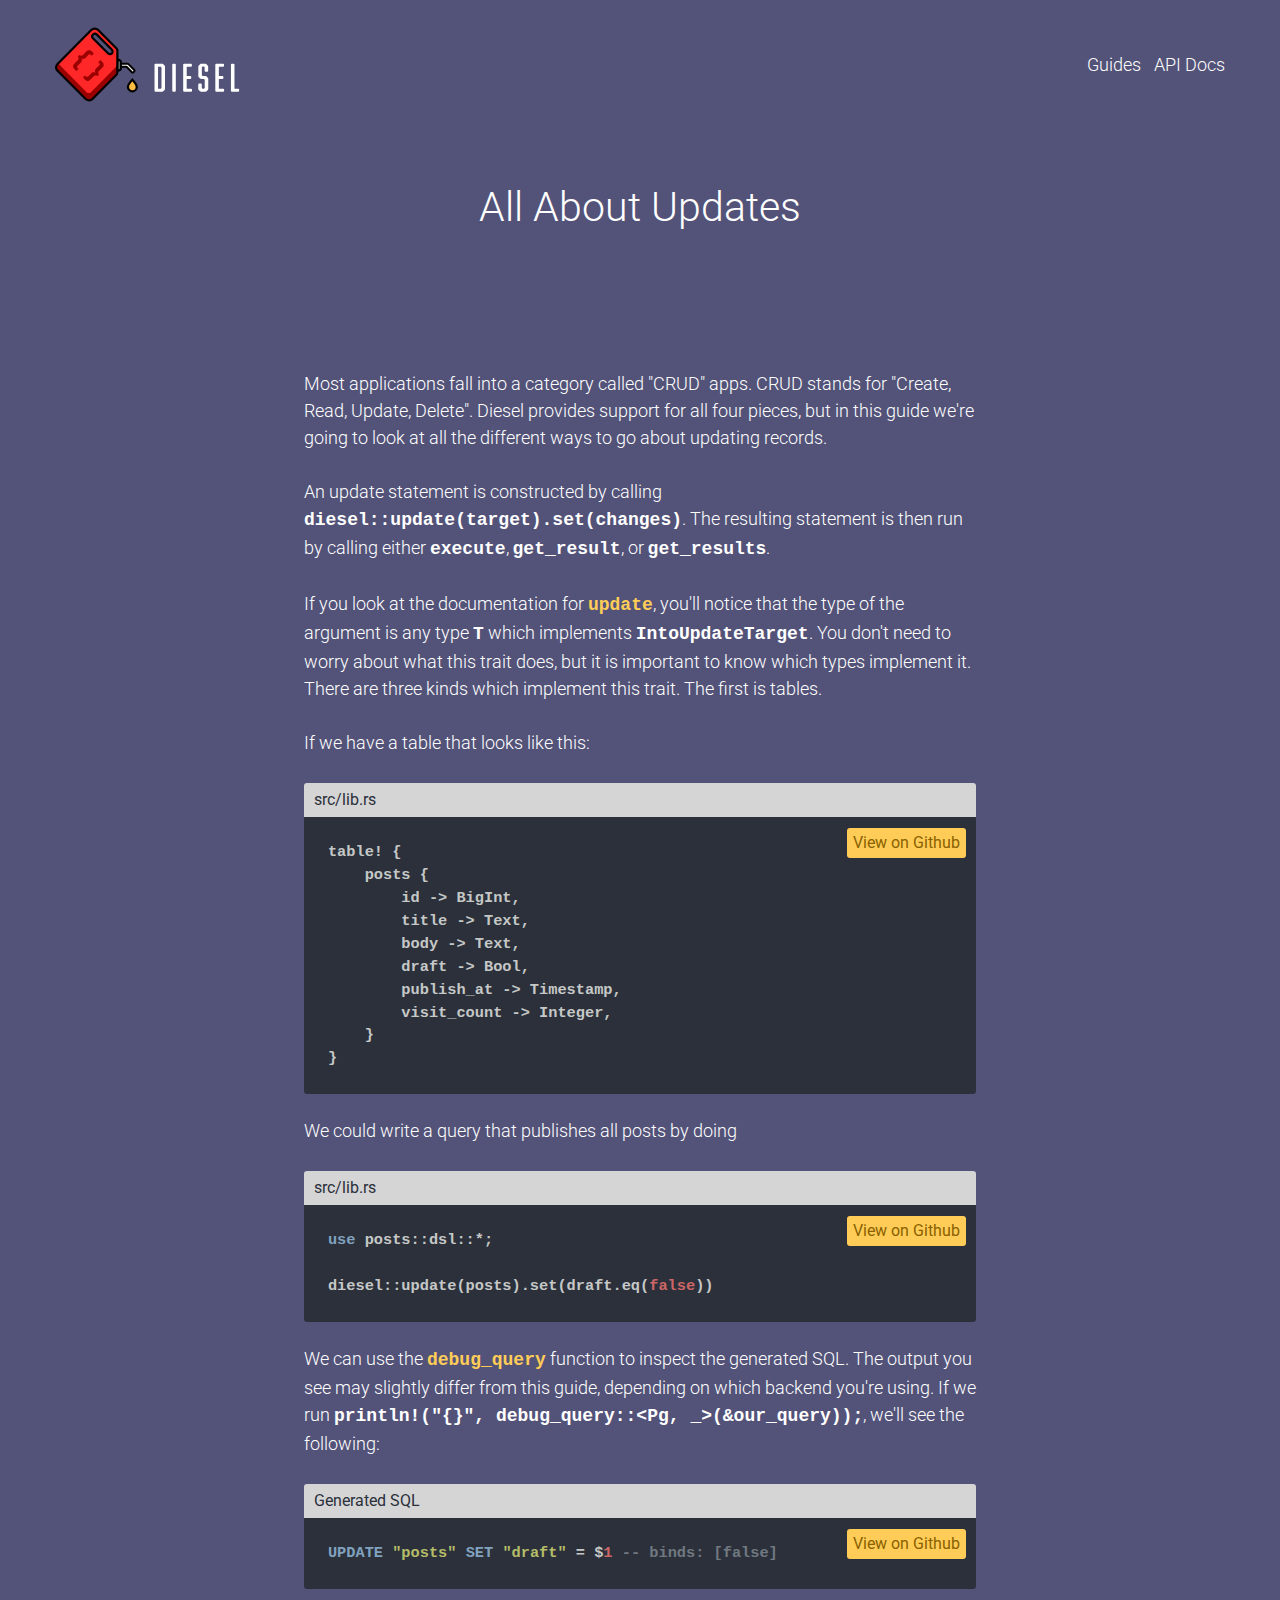
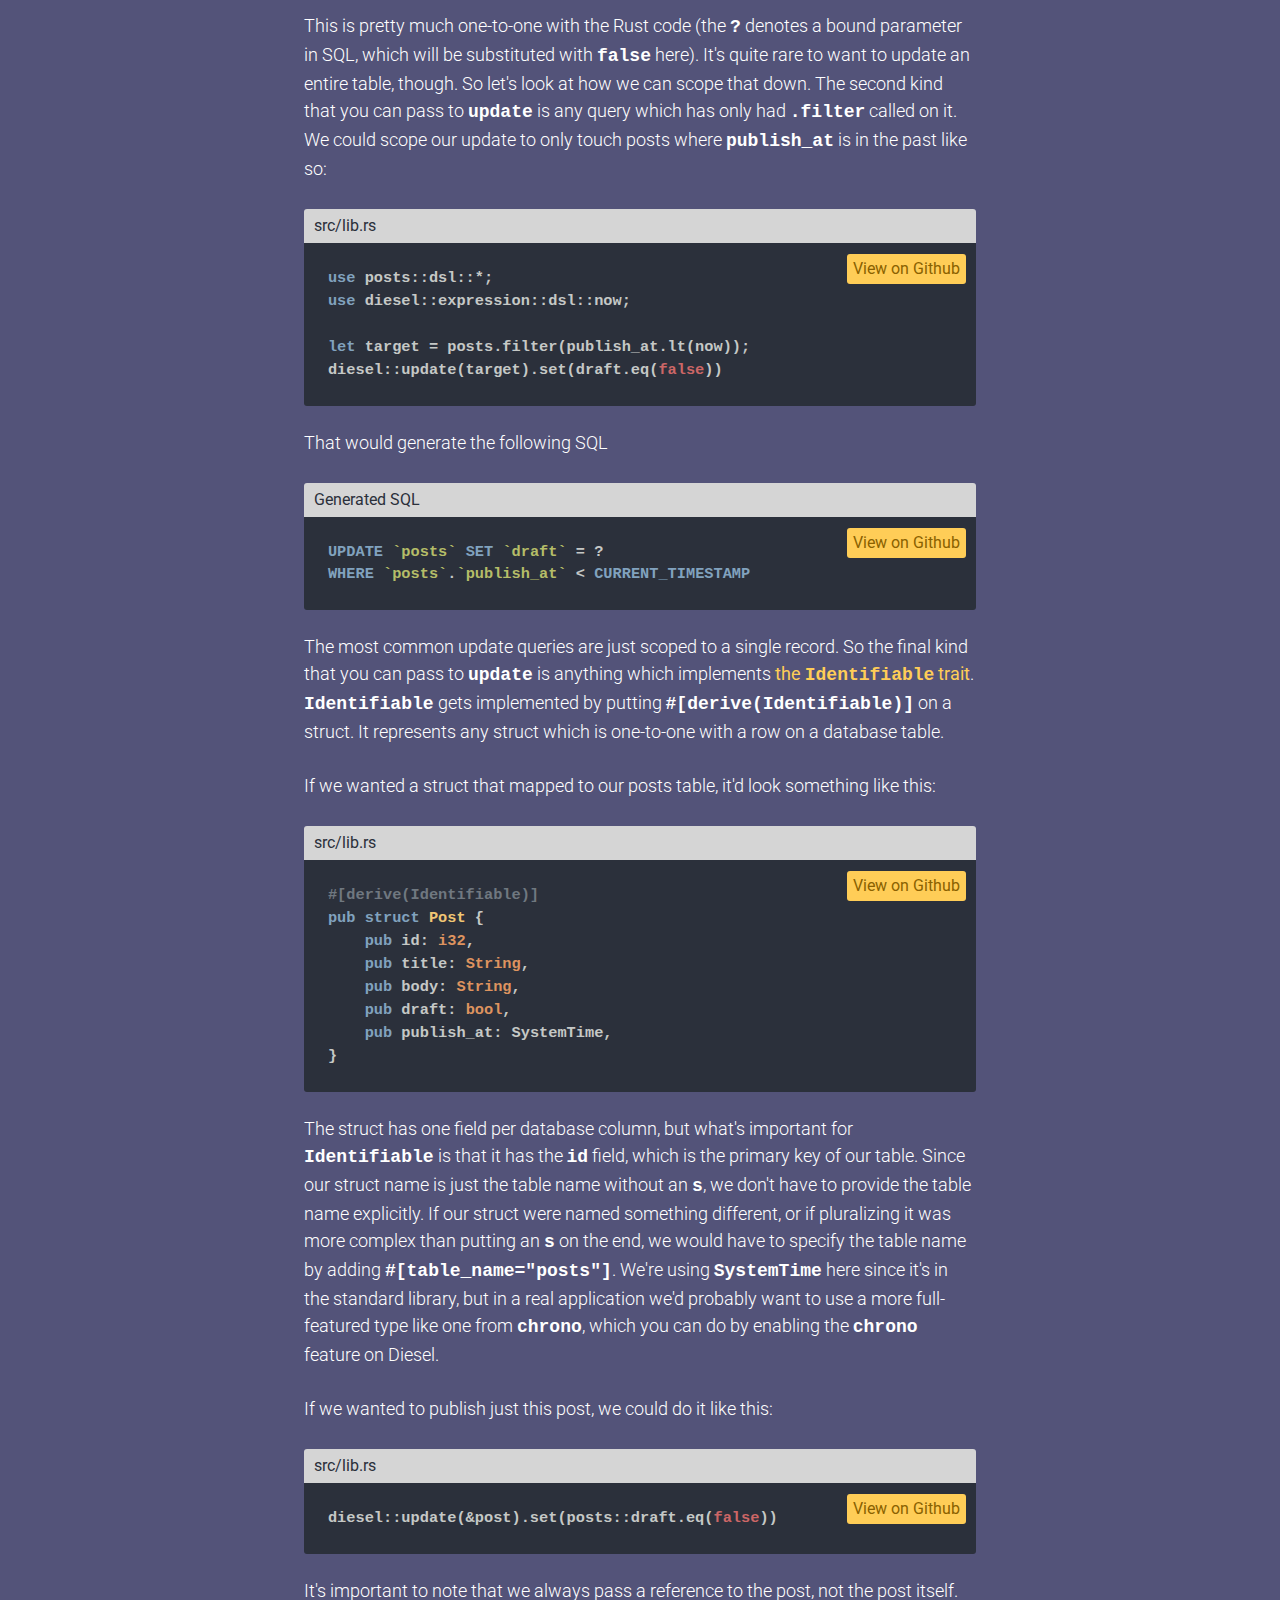
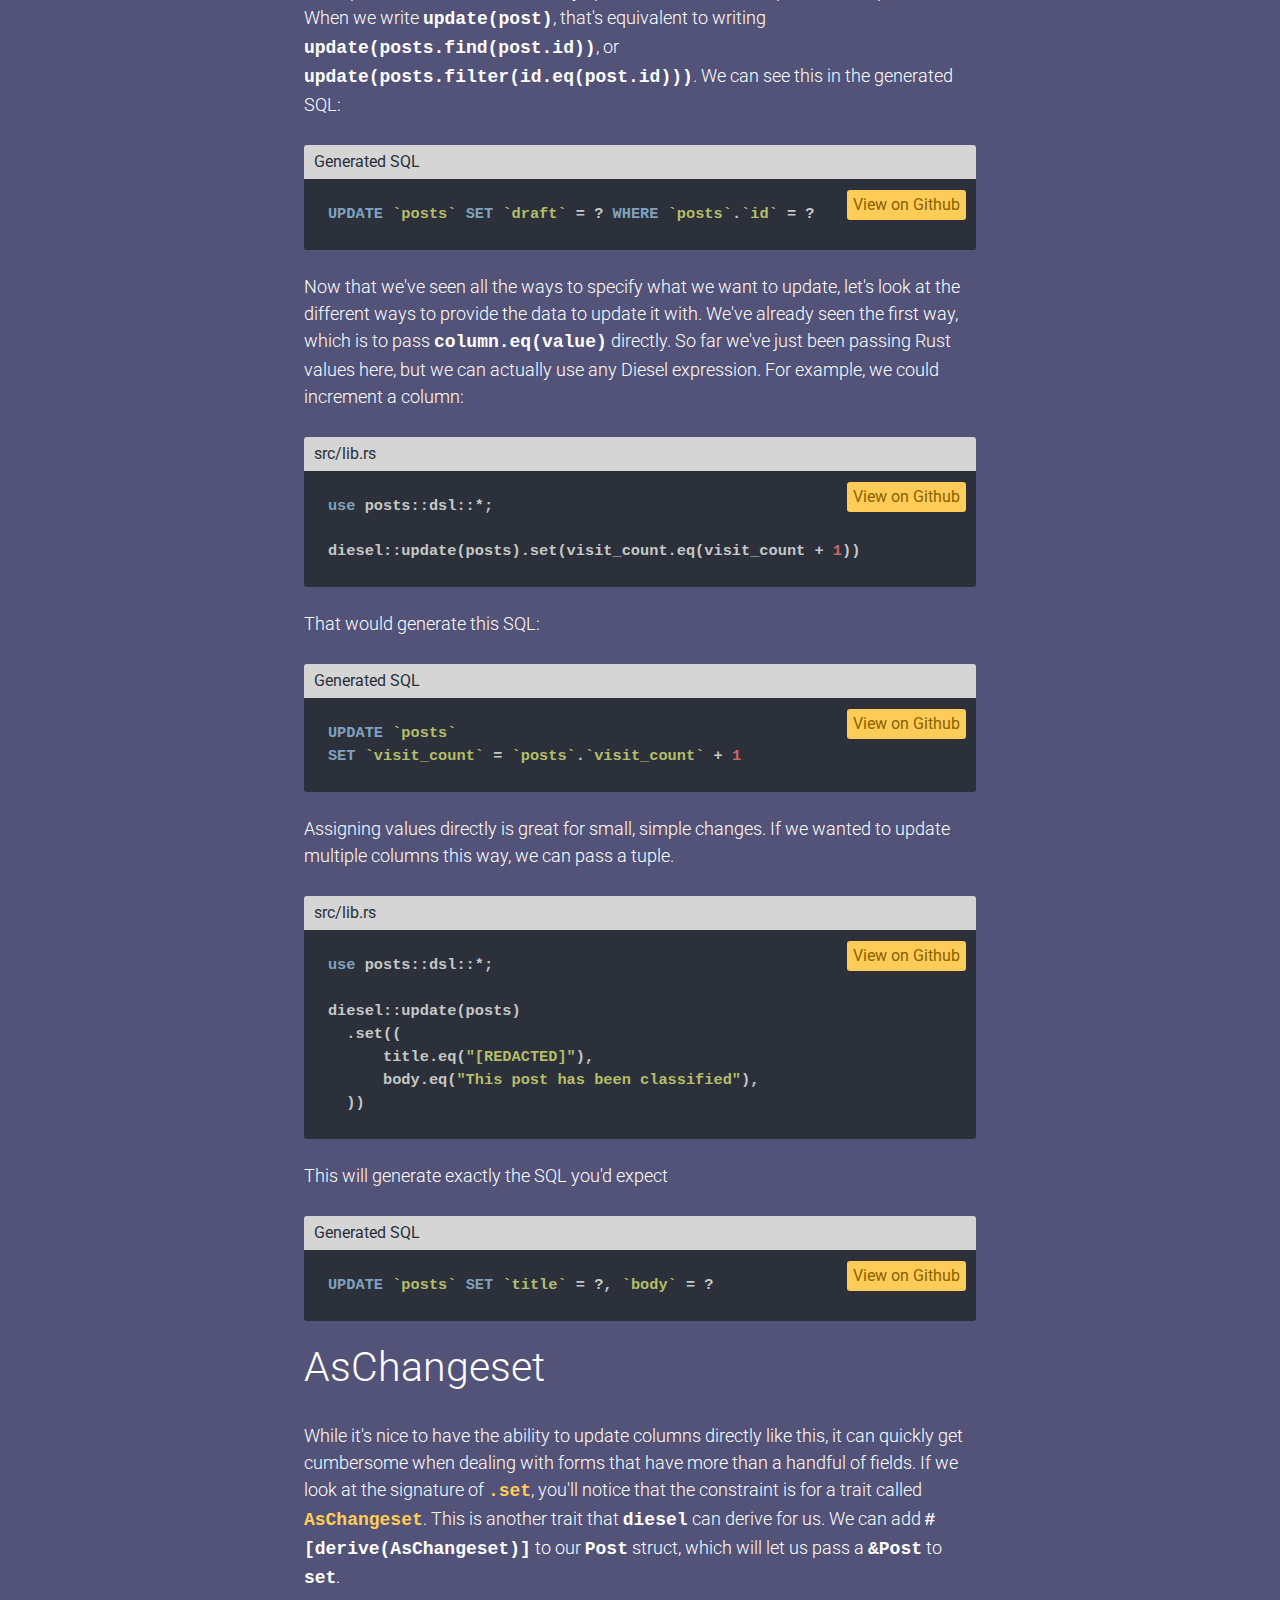
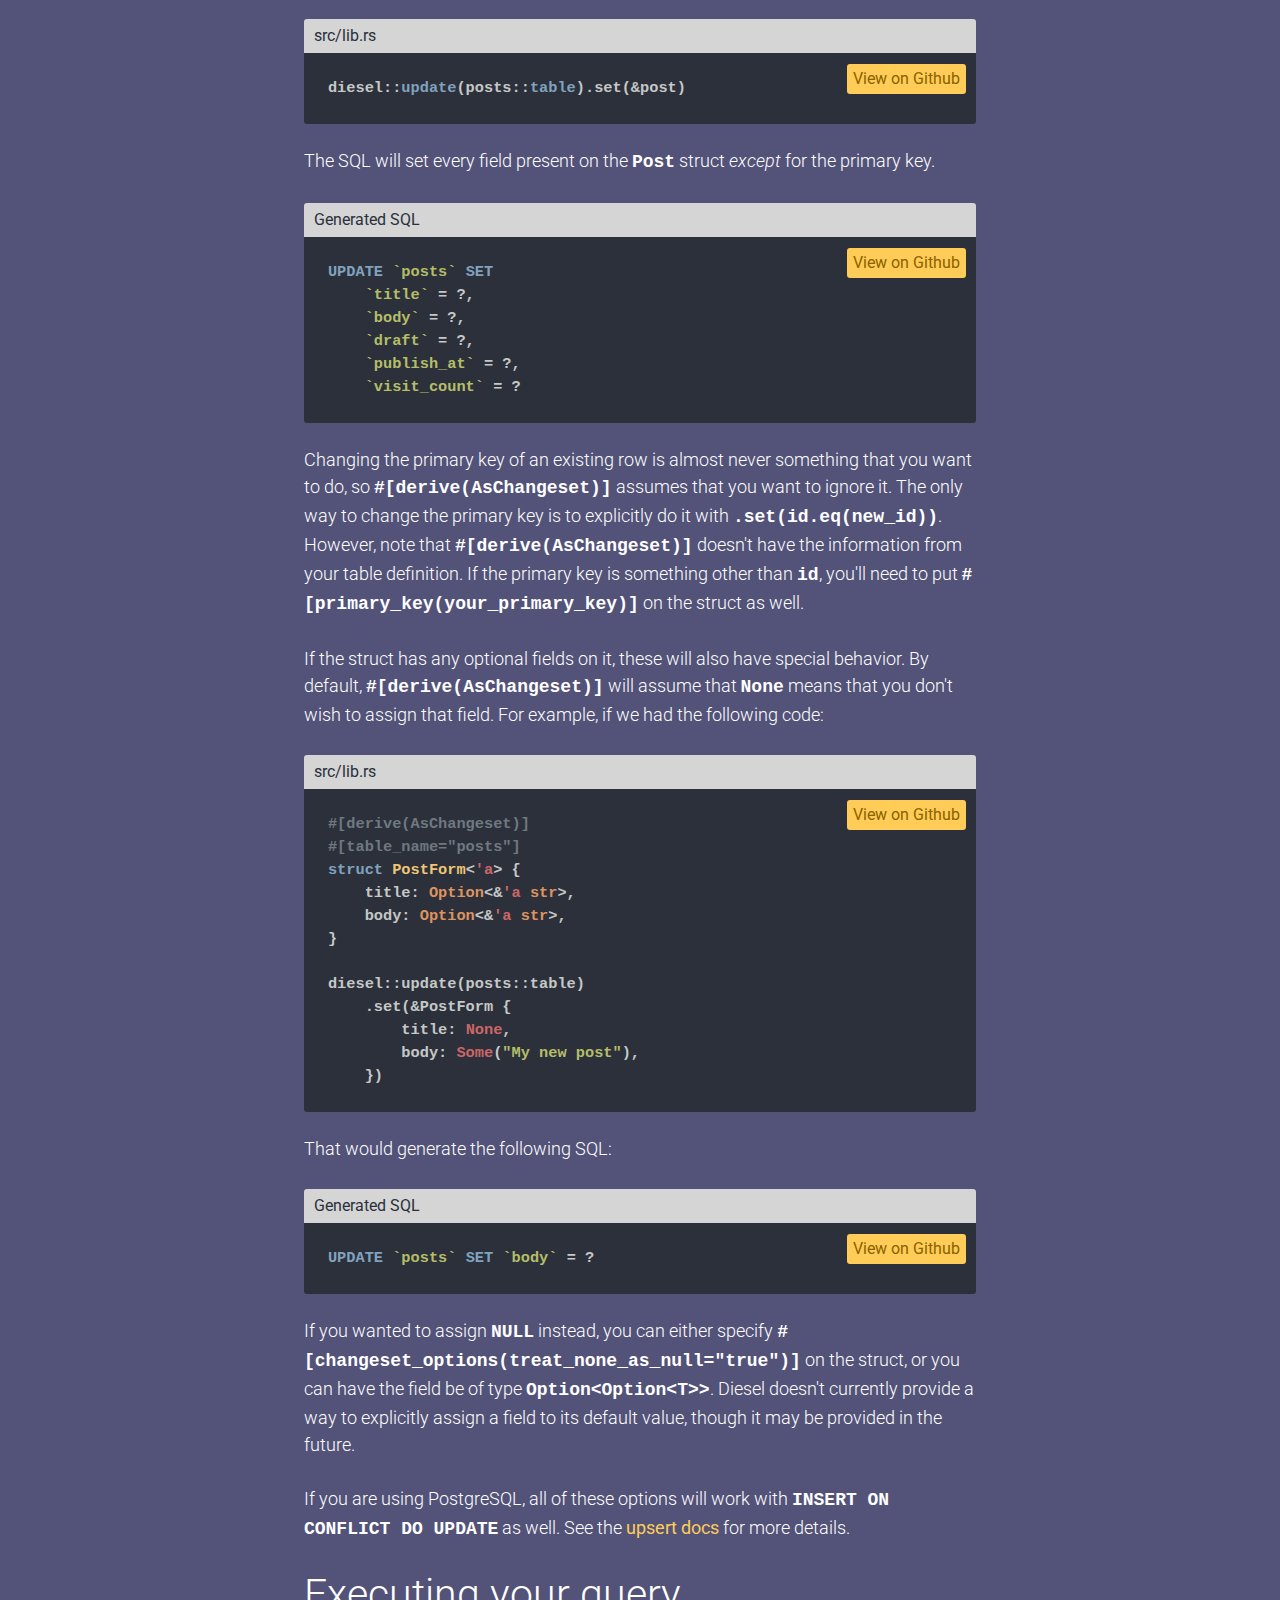
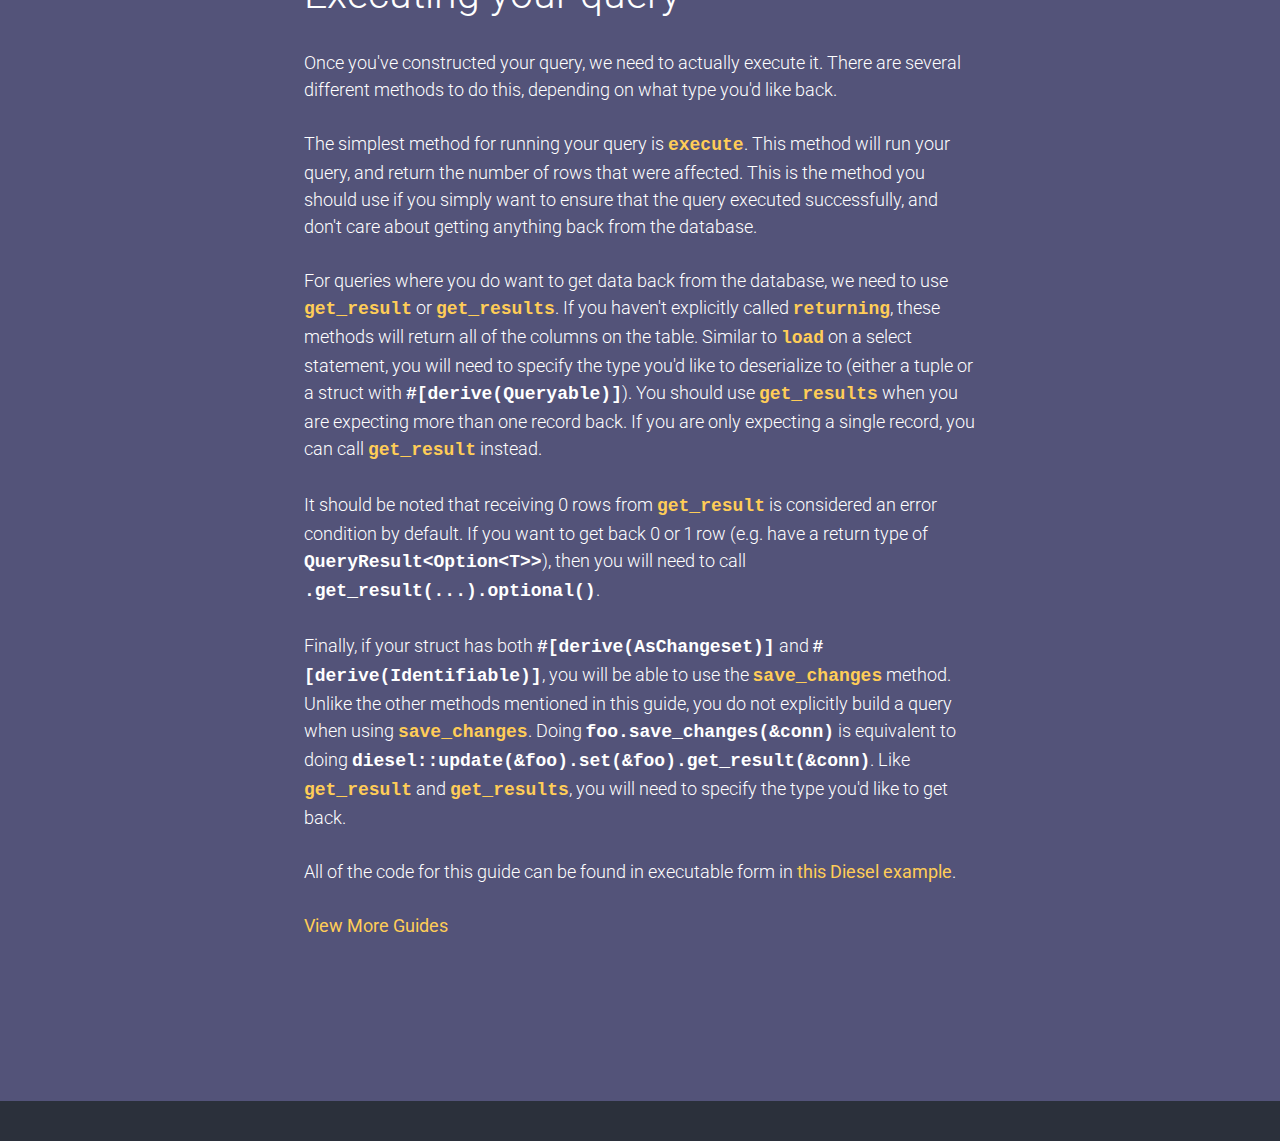
<file: guides/all-about-updates/index.html>
<!DOCTYPE html><html><head><meta charset="utf-8" /><meta ,="" content="IE=edge,chrom=1" http-equiv="X-UA-Compatible" /><meta content="width=device-width, initial-scale=1" name="viewport" /><title>Diesel</title><link href="https://fonts.googleapis.com/css?family=Roboto:400,300,300italic,400italic,100" rel="stylesheet" type="text/css" /><link href="http://diesel.rs/guides/all-about-updates/" rel="canonical" /><link href="../../assets/stylesheets/application.css" rel="stylesheet" /><link href="../../assets/stylesheets/hybrid.css" rel="stylesheet" /></head><body class="guides guides_all-about-updates guides_all-about-updates_index"><header class="main-header"><div class="content-wrapper"><h1><a href="/"><svg class='logo' height='76px' version='1.1' viewBox='0 0 187 76' width='187px' xmlns:sketch='http://www.bohemiancoding.com/sketch/ns' xmlns:xlink='http://www.w3.org/1999/xlink' xmlns='http://www.w3.org/2000/svg'>
<g fill-rule='evenodd' fill='none' id='Page-1' sketch:type='MSPage' stroke-width='1' stroke='none'>
<g id='Desktop-HD' sketch:type='MSArtboardGroup' transform='translate(-119.000000, -30.000000)'>
<g id='logo' sketch:type='MSLayerGroup' transform='translate(119.000000, 31.000000)'>
<g id='mark' sketch:type='MSShapeGroup' transform='translate(0.130247, 0.315216)'>
<g id='drop' transform='translate(72.929204, 51.710843)'>
<path d='M9.7807837,7.73987977 C9.7807837,10.2104926 7.78625402,12.2130607 5.3255584,12.2130607 C2.86486278,12.2130607 0.870333101,10.2104926 0.870333101,7.73987977 C0.870333101,5.26926692 5.3255584,0.395873804 5.3255584,0.395873804 C5.3255584,0.395873804 9.7807837,5.26926692 9.7807837,7.73987977' fill='#FDBD41' id='drop-fill'></path>
<path d='M9.7807837,7.73987977 C9.7807837,10.2104926 7.78625402,12.2130607 5.3255584,12.2130607 C2.86486278,12.2130607 0.870333101,10.2104926 0.870333101,7.73987977 C0.870333101,5.26926692 5.3255584,0.395873804 5.3255584,0.395873804 C5.3255584,0.395873804 9.7807837,5.26926692 9.7807837,7.73987977 L9.7807837,7.73987977 Z' id='drop-stroke' stroke-width='2.235' stroke='#000000'></path>
</g>
<g id='can'>
<path d='M79.275823,44.6326234 L80.2209163,43.6799527 C80.6090126,43.2880312 80.6090126,42.6541735 80.219415,42.2637594 L74.2643514,36.3027842 C74.0774346,36.1143604 73.8229575,36.0299465 73.5579711,36.0299465 L64.1791025,36.0299465 L64.1791025,39.0447273 L72.1842454,39.0447273 C72.4499825,39.0447273 72.7044595,39.2934467 72.892127,39.4826242 L77.8608104,44.5617761 C78.2511587,44.9544513 78.8854747,45.0260523 79.275823,44.6326234' fill='#FFFFFF' id='nozzle-fill'></path>
<path d='M79.275823,44.6326234 L80.2209163,43.6799527 C80.6090126,43.2880312 80.6090126,42.6541735 80.219415,42.2637594 L74.2643514,36.3027842 C74.0774346,36.1143604 73.8229575,36.0299465 73.5579711,36.0299465 L64.1791025,36.0299465 L64.1791025,39.0447273 L72.1842454,39.0447273 C72.4499825,39.0447273 72.7044595,39.2934467 72.892127,39.4826242 L77.8608104,44.5617761 C78.2511587,44.9544513 78.8854747,45.0260523 79.275823,44.6326234 L79.275823,44.6326234 Z' id='nozzle-stroke' stroke-width='2' stroke='#000000'></path>
<path d='M62.9549102,43.5800881 L63.0967868,31.4757433 L66.1257395,32.9755967 C66.3952299,33.123321 66.5626293,33.4082178 66.5596266,33.7164791 L66.495069,41.2926232 C66.4920663,41.6016382 66.320163,41.8835202 66.0476698,42.0259686 L62.9549102,43.5800881 Z' fill='#9B9B9B' id='attachement-fill'></path>
<path d='M62.9549102,43.5800881 L63.0967868,31.4757433 L66.1257395,32.9755967 C66.3952299,33.123321 66.5626293,33.4082178 66.5596266,33.7164791 L66.495069,41.2926232 C66.4920663,41.6016382 66.320163,41.8835202 66.0476698,42.0259686 L62.9549102,43.5800881 L62.9549102,43.5800881 Z' id='attachment-stroke' stroke-width='2.235' stroke='#000000'></path>
<path d='M57.3441789,25.3100644 C56.3690588,26.2891144 54.5156551,26.2793164 53.5232696,25.2829314 L38.2891765,9.98744111 C37.2967911,8.99105607 37.3838688,7.22665562 38.3582382,6.24760556 L38.5271389,6.07802415 C39.5022589,5.09972779 41.0936789,5.17886578 42.0860644,6.17525083 L57.3201575,21.4707411 C58.3125429,22.4671261 58.4881997,24.1614329 57.5130796,25.140483 L57.3441789,25.3100644 Z M62.9742024,45.1367701 L63.179886,22.3812049 C63.1783846,21.6380614 62.9066422,20.8843662 62.384176,20.3590407 L43.748798,1.64931119 C41.7662791,-0.341197814 38.467836,-0.295222407 36.485317,1.6952866 L2.35686493,35.9612849 C0.373595307,37.9517939 0.591289551,40.9997372 2.57380851,42.9902462 L30.81776,71.3480279 C32.8002789,73.3385369 35.853253,73.5744435 37.835772,71.5839345 L62.1732378,47.1483826 C62.6994573,46.6200423 62.9764544,45.8844358 62.9742024,45.1367701 L62.9742024,45.1367701 Z' fill='#FF2727' id='red-fill'></path>
<path d='M62.8151162,44.3834657 L62.8670115,37.9165376 L36.2319575,64.7024784 C35.0391186,65.9020746 33.1054561,65.9020746 31.9126172,64.7024784 L2.35413024,34.9765434 L2.1187213,35.213286 C0.107591965,37.2350519 0.107591965,40.5441526 2.1187213,42.5659185 L30.2985994,70.9054348 C32.3089767,72.9279572 35.599437,72.9279572 37.6098142,70.9054348 L61.9938173,46.3832971 C62.5210431,45.8530846 62.8166204,45.1337807 62.8151162,44.3834657' fill='#9B0000' id='shadow'></path>
<path d='M57.4628598,25.4292236 C56.4877397,26.4082737 54.5149795,26.2793918 53.522594,25.2830067 L38.2885009,9.98676279 C37.2961155,8.99037774 37.5025496,7.34581483 38.4769191,6.36676477 L38.6458198,6.19718336 C39.6209398,5.218887 41.0930033,5.17818745 42.0853888,6.1745725 L57.3202325,21.4700627 C58.312618,22.4664478 58.6068806,24.2805921 57.6317605,25.2596422 L57.4628598,25.4292236 L57.4628598,25.4292236 Z M63.1199074,22.4400685 C63.1184061,21.6976787 62.7881114,21.0027717 62.2648945,20.4781999 L43.6295166,1.76771671 C41.6469976,-0.222792299 38.5865168,-0.176063197 36.6039979,1.81444581 L2.47554583,36.0804441 C0.492276204,38.0709531 0.472008119,41.1181427 2.45452708,43.1086517 L30.6984785,71.4671871 C32.6809975,73.4576961 35.8533281,73.5745188 37.835847,71.5840098 L62.1733128,47.148458 C62.6995324,46.6201176 62.9757788,45.8837574 62.9742775,45.1368455 L63.1199074,22.4400685 Z' id='black-stroke' stroke-width='2.235' stroke='#000000'></path>
<path d='M31.379261,48.8214352 C31.6119686,49.0550807 31.8424242,49.195268 32.0683759,49.2404897 C32.2950781,49.2864651 32.5157751,49.2796819 32.7289653,49.2208937 C32.9429062,49.1628591 33.1440857,49.0580955 33.3317531,48.9088638 C33.5194206,48.7588785 33.6845679,48.6134153 33.8264445,48.4702132 L36.9349682,45.3491614 C37.3493379,44.9331217 37.7637077,44.6663136 38.1788281,44.5494908 C38.5924471,44.4319144 38.9812941,44.3934759 39.3438676,44.4319144 C39.7064411,44.4718602 40.0337332,44.5660721 40.3249931,44.7160575 C40.6162529,44.8652891 40.8399525,45.0047227 40.9953412,45.135112 L41.0538934,45.0763238 C40.9240276,44.9195552 40.7814003,44.6994762 40.6267623,44.413072 C40.470623,44.1274215 40.3730359,43.8018252 40.3347518,43.4377904 C40.2957169,43.0737557 40.3475131,42.6705287 40.4901404,42.2281097 C40.632017,41.7864443 40.943545,41.3244291 41.4224723,40.8435716 L44.3756073,37.8785347 C44.530996,37.7225198 44.6826313,37.5506773 44.8327652,37.3622535 C44.9813979,37.173076 45.0849903,36.9718394 45.1427919,36.7570362 C45.2013441,36.5429868 45.2073495,36.3221541 45.1623093,36.0937845 C45.1165184,35.8669222 44.9776445,35.6355378 44.7449369,35.4018923 L43.6962511,34.3482264 L45.8716922,32.1640177 L48.3383932,34.6406601 C48.5590902,34.8622465 48.752763,35.1682468 48.9216637,35.5579072 C49.0898137,35.9475676 49.1866501,36.3703906 49.2129236,36.8256225 C49.2384463,37.2808544 49.1701354,37.7586972 49.0087414,38.2591508 C48.8473474,38.7596044 48.5455781,39.2314176 48.1056856,39.6730829 L44.4529263,43.3405638 C44.1293876,43.6654064 43.9184494,44.0068303 43.8223637,44.3640818 C43.7240259,44.722087 43.6985032,45.0597425 43.744294,45.3785556 C43.7893342,45.6973686 43.8861706,45.9898024 44.0355539,46.2566105 C44.1841865,46.5226649 44.3365725,46.7344532 44.4919611,46.8904681 L42.8022034,48.587036 C42.6468148,48.4310211 42.4358765,48.278021 42.1708901,48.1287893 C41.905153,47.978804 41.6198985,47.8755477 41.3158772,47.8167595 C41.0111053,47.7579713 40.6905692,47.7677693 40.3542692,47.8461536 C40.0172184,47.9237842 39.7004358,48.112208 39.4024199,48.411425 L35.6333068,52.1957286 C35.1934143,52.637394 34.723495,52.9403794 34.2250502,53.1024239 C33.7258548,53.2652221 33.2499301,53.3330546 32.7972762,53.307429 C32.3438717,53.2818034 31.9227459,53.183823 31.5346496,53.0149953 C31.1458027,52.8454138 30.8417814,52.6509605 30.6210845,52.4293741 L28.1543835,49.9527317 L30.3298246,47.7677693 L31.379261,48.8214352 Z' fill='#9B0000' id='Fill-19'></path>
<path d='M36.07958,26.7010842 C35.8461217,26.466685 35.615666,26.3272514 35.3897144,26.2820297 C35.1622615,26.2360543 34.9423152,26.2428376 34.729125,26.3016258 C34.5151841,26.3596603 34.3147552,26.4636703 34.1270878,26.6136556 C33.9386697,26.7636409 33.767517,26.9158874 33.6121283,27.0719023 L30.6589933,30.0369392 C30.180066,30.5177967 29.7191547,30.8298265 29.2800129,30.9722749 C28.8393697,31.1162307 28.4377613,31.1682356 28.0751878,31.1290435 C27.7126143,31.090605 27.3883249,30.9926247 27.1045718,30.8366098 C26.8185666,30.6805949 26.599371,30.5373928 26.4439823,30.4070035 L26.3854301,30.4657917 C26.5145453,30.6218066 26.6534192,30.8464078 26.8028025,31.1388415 C26.9514351,31.4312753 27.0452688,31.7598864 27.0843037,32.1231675 C27.1233385,32.4879559 27.0843037,32.87837 26.9679499,33.2936561 C26.8508454,33.7096958 26.5858589,34.1264893 26.1714892,34.542529 L23.0629655,37.6628271 C22.9203383,37.8060292 22.7747083,37.9718422 22.6260757,38.160266 C22.4774431,38.3486898 22.3731,38.5506801 22.3152984,38.7654832 C22.2567462,38.9795326 22.2499901,39.2003653 22.295781,39.428735 C22.3408212,39.6555972 22.4804458,39.8869816 22.7139041,40.1206272 L23.7625898,41.1735393 L21.586398,43.3585017 L19.119697,40.8818593 C18.8990001,40.6602729 18.7053273,40.3542727 18.5364266,39.9646122 C18.3682766,39.5749518 18.2706895,39.1521288 18.2451667,38.6968969 C18.2196439,38.241665 18.2872042,37.7638223 18.4493489,37.2633687 C18.6107429,36.7621614 18.9125122,36.2911019 19.3524047,35.8486828 L23.1215178,32.0651329 C23.4195337,31.7659159 23.6064505,31.4471029 23.6852708,31.1094474 C23.7625898,30.771792 23.7723485,30.4499641 23.7137962,30.1432102 C23.655244,29.8379636 23.5516516,29.5515595 23.4030189,29.2855051 C23.2543863,29.018697 23.1087564,28.8144456 22.9661291,28.6712435 L24.6566375,26.9739219 C24.7985141,27.117124 25.0019456,27.2633409 25.2676827,27.4133262 C25.5334199,27.5625578 25.8246797,27.6605382 26.1422131,27.7050062 C26.4597464,27.7517353 26.7960465,27.725356 27.1526146,27.6273756 C27.5076814,27.530149 27.8484855,27.3191143 28.1720242,26.993518 L31.8247835,23.3267909 C32.264676,22.8843718 32.7345953,22.58214 33.2330401,22.4200955 C33.7314848,22.2572974 34.2074095,22.1894648 34.660814,22.2150904 C35.1142186,22.2407161 35.5353444,22.3386965 35.9234406,22.5075242 C36.3115369,22.6771056 36.6163089,22.871559 36.8370058,23.0931453 L39.3037068,25.5697878 L37.1282657,27.7539964 L36.07958,26.7010842 Z' fill='#9B0000' id='Fill-21'></path>
</g>
</g>
<path d='M100.843301,63.5962709 C100.843301,64.1939346 101.179487,64.5301205 101.77715,64.5301205 L108.575575,64.5301205 C109.061177,64.5301205 109.397363,64.3807046 109.733549,64.0445187 L111.003584,62.7744833 C111.33977,62.4382975 111.489186,62.1021116 111.489186,61.6165099 L111.489186,39.0547046 C111.489186,38.5691028 111.33977,38.2329169 111.003584,37.8967311 L109.733549,36.6266957 C109.397363,36.2905099 109.061177,36.1410939 108.575575,36.1410939 L101.77715,36.1410939 C101.179487,36.1410939 100.843301,36.4772798 100.843301,37.0749435 L100.843301,63.5962709 Z M107.156124,61.4670939 L104.429283,61.4670939 L104.429283,39.2041205 L107.156124,39.2041205 L107.903204,39.9512001 L107.903204,60.7200143 L107.156124,61.4670939 Z M122.428469,37.0749435 C122.428469,36.4772798 122.092283,36.1410939 121.494619,36.1410939 L119.776336,36.1410939 C119.178673,36.1410939 118.842487,36.4772798 118.842487,37.0749435 L118.842487,63.5962709 C118.842487,64.1939346 119.178673,64.5301205 119.776336,64.5301205 L121.494619,64.5301205 C122.092283,64.5301205 122.428469,64.1939346 122.428469,63.5962709 L122.428469,37.0749435 Z M138.821434,62.4009435 C138.821434,61.8032798 138.485248,61.4670939 137.887584,61.4670939 L133.479814,61.4670939 L133.479814,51.6803506 L137.140504,51.6803506 C137.738168,51.6803506 138.074354,51.3441647 138.074354,50.746501 L138.074354,49.5511736 C138.074354,48.9535099 137.738168,48.617324 137.140504,48.617324 L133.479814,48.617324 L133.479814,39.2041205 L137.812876,39.2041205 C138.41054,39.2041205 138.746726,38.8679346 138.746726,38.2702709 L138.746726,37.0749435 C138.746726,36.4772798 138.41054,36.1410939 137.812876,36.1410939 L130.827681,36.1410939 C130.230018,36.1410939 129.893832,36.4772798 129.893832,37.0749435 L129.893832,63.5962709 C129.893832,64.1939346 130.230018,64.5301205 130.827681,64.5301205 L137.887584,64.5301205 C138.485248,64.5301205 138.821434,64.1939346 138.821434,63.5962709 L138.821434,62.4009435 Z M155.214398,39.0547046 C155.214398,38.5691028 155.064982,38.2329169 154.728796,37.8967311 L153.458761,36.6266957 C153.122575,36.2905099 152.786389,36.1410939 152.300788,36.1410939 L148.154496,36.1410939 C147.668894,36.1410939 147.332708,36.2905099 146.996522,36.6266957 L145.726487,37.8967311 C145.390301,38.2329169 145.240885,38.5691028 145.240885,39.0547046 L145.240885,48.76674 C145.240885,49.2523417 145.390301,49.5885276 145.726487,49.9247134 L146.996522,51.1947488 C147.332708,51.5309346 147.668894,51.6803506 148.154496,51.6803506 L150.993398,51.6803506 L151.740478,52.4274302 L151.740478,60.7947223 L150.993398,61.5418019 L149.499239,61.5418019 L148.752159,60.7947223 L148.752159,57.2834479 C148.752159,56.6857842 148.415973,56.3495984 147.81831,56.3495984 L146.100027,56.3495984 C145.502363,56.3495984 145.166177,56.6857842 145.166177,57.2834479 L145.166177,61.6165099 C145.166177,62.1021116 145.315593,62.4382975 145.651779,62.7744833 L146.921814,64.0445187 C147.258,64.3807046 147.594186,64.5301205 148.079788,64.5301205 L152.41285,64.5301205 C152.898451,64.5301205 153.234637,64.3807046 153.570823,64.0445187 L154.840858,62.7744833 C155.177044,62.4382975 155.32646,62.1021116 155.32646,61.6165099 L155.32646,51.5309346 C155.32646,51.0453329 155.177044,50.709147 154.840858,50.3729612 L153.570823,49.1029258 C153.234637,48.76674 152.898451,48.617324 152.41285,48.617324 L149.573947,48.617324 L148.826867,47.8702444 L148.826867,39.8764922 L149.573947,39.1294125 L150.881336,39.1294125 L151.628416,39.8764922 L151.628416,43.4251205 C151.628416,44.0227842 151.964602,44.35897 152.562265,44.35897 L154.280549,44.35897 C154.878212,44.35897 155.214398,44.0227842 155.214398,43.4251205 L155.214398,39.0547046 Z M171.383239,62.4009435 C171.383239,61.8032798 171.047053,61.4670939 170.449389,61.4670939 L166.041619,61.4670939 L166.041619,51.6803506 L169.70231,51.6803506 C170.299973,51.6803506 170.636159,51.3441647 170.636159,50.746501 L170.636159,49.5511736 C170.636159,48.9535099 170.299973,48.617324 169.70231,48.617324 L166.041619,48.617324 L166.041619,39.2041205 L170.374681,39.2041205 C170.972345,39.2041205 171.308531,38.8679346 171.308531,38.2702709 L171.308531,37.0749435 C171.308531,36.4772798 170.972345,36.1410939 170.374681,36.1410939 L163.389487,36.1410939 C162.791823,36.1410939 162.455637,36.4772798 162.455637,37.0749435 L162.455637,63.5962709 C162.455637,64.1939346 162.791823,64.5301205 163.389487,64.5301205 L170.449389,64.5301205 C171.047053,64.5301205 171.383239,64.1939346 171.383239,63.5962709 L171.383239,62.4009435 Z M181.874274,61.4670939 L181.874274,37.0749435 C181.874274,36.4772798 181.538088,36.1410939 180.940425,36.1410939 L179.222142,36.1410939 C178.624478,36.1410939 178.288292,36.4772798 178.288292,37.0749435 L178.288292,63.5962709 C178.288292,64.1939346 178.624478,64.5301205 179.222142,64.5301205 L185.684381,64.5301205 C186.282044,64.5301205 186.61823,64.1939346 186.61823,63.5962709 L186.61823,62.4009435 C186.61823,61.8032798 186.282044,61.4670939 185.684381,61.4670939 L181.874274,61.4670939 Z' fill='#FFFFFF' id='DIESEL' sketch:type='MSShapeGroup'></path>
</g>
</g>
</g>
</svg>
</a></h1><nav class="header-nav"><ul><li class="nav-item"><a href="/guides">Guides</a></li><li class="nav-item"><a href="http://docs.diesel.rs">API Docs</a></li></ul></nav></div></header><section class="banner"><div class="content-wrapper"><div class="banner-wrapper"><h2 class="banner__heading">All About Updates</h2></div></div></section><main><section class="demo"><div class="content-wrapper"><div class="guide-wrapper"><p>Most applications fall into a category called "CRUD" apps. CRUD stands for "Create, Read, Update, Delete". Diesel provides support for all four pieces, but in this guide we're going to look at all the different ways to go about updating records.</p>

<p>An update statement is constructed by calling <code>diesel::update(target).set(changes)</code>. The resulting statement is then run by calling either <code>execute</code>, <code>get_result</code>, or <code>get_results</code>.</p>

<p>If you look at the documentation for <a href="http://docs.diesel.rs/diesel/fn.update.html"><code>update</code></a>, you'll notice that the type of the argument is any type <code>T</code> which implements <code>IntoUpdateTarget</code>. You don't need to worry about what this trait does, but it is important to know which types implement it. There are three kinds which implement this trait. The first is tables.</p>

<p>If we have a table that looks like this:</p>
<div class="demo__example"><div class="demo__example-browser"><div class="browser-bar">src/lib.rs</div><a class="btn-demo-example" href="https://github.com/diesel-rs/diesel/tree/v1.0.0/examples/postgres/all_about_updates/src/lib.rs#L12-L21">View on Github</a><pre class="demo__example-snippet"><code>table! {
    posts {
        id -> BigInt,
        title -> Text,
        body -> Text,
        draft -> Bool,
        publish_at -> Timestamp,
        visit_count -> Integer,
    }
}</code></pre></div></div><p>We could write a query that publishes all posts by doing</p>
<div class="demo__example"><div class="demo__example-browser"><div class="browser-bar">src/lib.rs</div><a class="btn-demo-example" href="https://github.com/diesel-rs/diesel/tree/v1.0.0/examples/postgres/all_about_updates/src/lib.rs#L33-L38">View on Github</a><pre class="demo__example-snippet"><code>use posts::dsl::*;

diesel::update(posts).set(draft.eq(false))</code></pre></div></div><p>We can use the <a href="http://docs.diesel.rs/diesel/fn.debug_query.html"><code>debug_query</code></a> function to inspect the generated SQL. The output you see may slightly differ from this guide, depending on which backend you're using. If we run <code>println!("{}", debug_query::&lt;Pg, _&gt;(&amp;our_query));</code>, we'll see the following:</p>

<div class="demo__example"><div class="demo__example-browser"><div class="browser-bar">Generated SQL</div><a class="btn-demo-example" href="https://github.com/diesel-rs/diesel/tree/v1.0.0/examples/postgres/all_about_updates/src/lib.rs#L40-L48">View on Github</a><pre class="demo__example-snippet"><code>UPDATE "posts" SET "draft" = $1 -- binds: [false]</code></pre></div></div><p>This is pretty much one-to-one with the Rust code (the <code>?</code> denotes a bound parameter in SQL, which will be substituted with <code>false</code> here). It's quite rare to want to update an entire table, though. So let's look at how we can scope that down. The second kind that you can pass to <code>update</code> is any query which has only had <code>.filter</code> called on it. We could scope our update to only touch posts where <code>publish_at</code> is in the past like so:</p>
<div class="demo__example"><div class="demo__example-browser"><div class="browser-bar">src/lib.rs</div><a class="btn-demo-example" href="https://github.com/diesel-rs/diesel/tree/v1.0.0/examples/postgres/all_about_updates/src/lib.rs#L50-L57">View on Github</a><pre class="demo__example-snippet"><code>use posts::dsl::*;
use diesel::expression::dsl::now;

let target = posts.filter(publish_at.lt(now));
diesel::update(target).set(draft.eq(false))</code></pre></div></div><p>That would generate the following SQL</p>
<div class="demo__example"><div class="demo__example-browser"><div class="browser-bar">Generated SQL</div><a class="btn-demo-example" href="https://github.com/diesel-rs/diesel/tree/v1.0.0/examples/postgres/all_about_updates/src/lib.rs#L59-L71">View on Github</a><pre class="demo__example-snippet"><code>UPDATE `posts` SET `draft` = ?
WHERE `posts`.`publish_at` < CURRENT_TIMESTAMP</code></pre></div></div><p>The most common update queries are just scoped to a single record. So the final kind that you can pass to <code>update</code> is anything which implements <a href="http://docs.diesel.rs/diesel/associations/trait.Identifiable.html">the <code>Identifiable</code> trait</a>. <code>Identifiable</code> gets implemented by putting <code>#[derive(Identifiable)]</code> on a struct. It represents any struct which is one-to-one with a row on a database table.</p>

<p>If we wanted a struct that mapped to our posts table, it'd look something like this:</p>
<div class="demo__example"><div class="demo__example-browser"><div class="browser-bar">src/lib.rs</div><a class="btn-demo-example" href="https://github.com/diesel-rs/diesel/tree/v1.0.0/examples/postgres/all_about_updates/src/lib.rs#L23-L31">View on Github</a><pre class="demo__example-snippet"><code>#[derive(Identifiable)]
pub struct Post {
    pub id: i32,
    pub title: String,
    pub body: String,
    pub draft: bool,
    pub publish_at: SystemTime,
}</code></pre></div></div><p>The struct has one field per database column, but what's important for <code>Identifiable</code> is that it has the <code>id</code> field, which is the primary key of our table. Since our struct name is just the table name without an <code>s</code>, we don't have to provide the table name explicitly. If our struct were named something different, or if pluralizing it was more complex than putting an <code>s</code> on the end, we would have to specify the table name by adding <code>#[table_name="posts"]</code>. We're using <code>SystemTime</code> here since it's in the standard library, but in a real application we'd probably want to use a more full-featured type like one from <code>chrono</code>, which you can do by enabling the <code>chrono</code> feature on Diesel.</p>

<p>If we wanted to publish just this post, we could do it like this:</p>
<div class="demo__example"><div class="demo__example-browser"><div class="browser-bar">src/lib.rs</div><a class="btn-demo-example" href="https://github.com/diesel-rs/diesel/tree/v1.0.0/examples/postgres/all_about_updates/src/lib.rs#L73-L76">View on Github</a><pre class="demo__example-snippet"><code>diesel::update(&post).set(posts::draft.eq(false))</code></pre></div></div><p>It's important to note that we always pass a reference to the post, not the post itself. When we write <code>update(post)</code>, that's equivalent to writing <code>update(posts.find(post.id))</code>, or <code>update(posts.filter(id.eq(post.id)))</code>. We can see this in the generated SQL:</p>
<div class="demo__example"><div class="demo__example-browser"><div class="browser-bar">Generated SQL</div><a class="btn-demo-example" href="https://github.com/diesel-rs/diesel/tree/v1.0.0/examples/postgres/all_about_updates/src/lib.rs#L78-L93">View on Github</a><pre class="demo__example-snippet"><code>UPDATE `posts` SET `draft` = ? WHERE `posts`.`id` = ?</code></pre></div></div><p>Now that we've seen all the ways to specify what we want to update, let's look at the different ways to provide the data to update it with. We've already seen the first way, which is to pass <code>column.eq(value)</code> directly. So far we've just been passing Rust values here, but we can actually use any Diesel expression. For example, we could increment a column:</p>
<div class="demo__example"><div class="demo__example-browser"><div class="browser-bar">src/lib.rs</div><a class="btn-demo-example" href="https://github.com/diesel-rs/diesel/tree/v1.0.0/examples/postgres/all_about_updates/src/lib.rs#L95-L100">View on Github</a><pre class="demo__example-snippet"><code>use posts::dsl::*;

diesel::update(posts).set(visit_count.eq(visit_count + 1))</code></pre></div></div><p>That would generate this SQL:</p>
<div class="demo__example"><div class="demo__example-browser"><div class="browser-bar">Generated SQL</div><a class="btn-demo-example" href="https://github.com/diesel-rs/diesel/tree/v1.0.0/examples/postgres/all_about_updates/src/lib.rs#L102-L111">View on Github</a><pre class="demo__example-snippet"><code>UPDATE `posts`
SET `visit_count` = `posts`.`visit_count` + 1</code></pre></div></div><p>Assigning values directly is great for small, simple changes. If we wanted to update multiple columns this way, we can pass a tuple.</p>
<div class="demo__example"><div class="demo__example-browser"><div class="browser-bar">src/lib.rs</div><a class="btn-demo-example" href="https://github.com/diesel-rs/diesel/tree/v1.0.0/examples/postgres/all_about_updates/src/lib.rs#L113-L122">View on Github</a><pre class="demo__example-snippet"><code>use posts::dsl::*;

diesel::update(posts)
  .set((
      title.eq("[REDACTED]"),
      body.eq("This post has been classified"),
  ))</code></pre></div></div><p>This will generate exactly the SQL you'd expect</p>
<div class="demo__example"><div class="demo__example-browser"><div class="browser-bar">Generated SQL</div><a class="btn-demo-example" href="https://github.com/diesel-rs/diesel/tree/v1.0.0/examples/postgres/all_about_updates/src/lib.rs#L124-L137">View on Github</a><pre class="demo__example-snippet"><code>UPDATE `posts` SET `title` = ?, `body` = ?</code></pre></div></div><h2 id="aschangeset">AsChangeset</h2>

<p>While it's nice to have the ability to update columns directly like this, it can quickly get cumbersome when dealing with forms that have more than a handful of fields. If we look at the signature of <a href="http://docs.diesel.rs/diesel/query_builder/struct.IncompleteUpdateStatement.html#method.set"><code>.set</code></a>, you'll notice that the constraint is for a trait called <a href="http://docs.diesel.rs/diesel/query_builder/trait.AsChangeset.html"><code>AsChangeset</code></a>. This is another trait that <code>diesel</code> can derive for us. We can add <code>#[derive(AsChangeset)]</code> to our <code>Post</code> struct, which will let us pass a <code>&amp;Post</code> to <code>set</code>.</p>

<div class="demo__example"><div class="demo__example-browser"><div class="browser-bar">src/lib.rs</div><a class="btn-demo-example" href="https://github.com/diesel-rs/diesel/tree/v1.0.0/examples/postgres/all_about_updates/src/lib.rs#L139-L142">View on Github</a><pre class="demo__example-snippet"><code>diesel::update(posts::table).set(&post)</code></pre></div></div><p>The SQL will set every field present on the <code>Post</code> struct <em>except</em> for the primary key.</p>
<div class="demo__example"><div class="demo__example-browser"><div class="browser-bar">Generated SQL</div><a class="btn-demo-example" href="https://github.com/diesel-rs/diesel/tree/v1.0.0/examples/postgres/all_about_updates/src/lib.rs#L144-L173">View on Github</a><pre class="demo__example-snippet"><code>UPDATE `posts` SET
    `title` = ?,
    `body` = ?,
    `draft` = ?,
    `publish_at` = ?,
    `visit_count` = ?</code></pre></div></div><p>Changing the primary key of an existing row is almost never something that you want to do, so <code>#[derive(AsChangeset)]</code> assumes that you want to ignore it. The only way to change the primary key is to explicitly do it with <code>.set(id.eq(new_id))</code>. However, note that <code>#[derive(AsChangeset)]</code> doesn't have the information from your table definition. If the primary key is something other than <code>id</code>, you'll need to put <code>#[primary_key(your_primary_key)]</code> on the struct as well.</p>

<p>If the struct has any optional fields on it, these will also have special behavior. By default, <code>#[derive(AsChangeset)]</code> will assume that <code>None</code> means that you don't wish to assign that field. For example, if we had the following code:</p>
<div class="demo__example"><div class="demo__example-browser"><div class="browser-bar">src/lib.rs</div><a class="btn-demo-example" href="https://github.com/diesel-rs/diesel/tree/v1.0.0/examples/postgres/all_about_updates/src/lib.rs#L175-L189">View on Github</a><pre class="demo__example-snippet"><code>#[derive(AsChangeset)]
#[table_name="posts"]
struct PostForm<'a> {
    title: Option<&'a str>,
    body: Option<&'a str>,
}

diesel::update(posts::table)
    .set(&PostForm {
        title: None,
        body: Some("My new post"),
    })</code></pre></div></div><p>That would generate the following SQL:</p>
<div class="demo__example"><div class="demo__example-browser"><div class="browser-bar">Generated SQL</div><a class="btn-demo-example" href="https://github.com/diesel-rs/diesel/tree/v1.0.0/examples/postgres/all_about_updates/src/lib.rs#L191-L211">View on Github</a><pre class="demo__example-snippet"><code>UPDATE `posts` SET `body` = ?</code></pre></div></div><p>If you wanted to assign <code>NULL</code> instead, you can either specify <code>#[changeset_options(treat_none_as_null="true")]</code> on the struct, or you can have the field be of type <code>Option&lt;Option&lt;T&gt;&gt;</code>. Diesel doesn't currently provide a way to explicitly assign a field to its default value, though it may be provided in the future.</p>

<p>If you are using PostgreSQL, all of these options will work with <code>INSERT ON CONFLICT DO UPDATE</code> as well. See the <a href="http://docs.diesel.rs/diesel/pg/upsert/index.html">upsert docs</a> for more details.</p>

<h2 id="executing-your-query">Executing your query</h2>

<p>Once you've constructed your query, we need to actually execute it. There are several different methods to do this, depending on what type you'd like back.</p>

<p>The simplest method for running your query is <a href="http://docs.diesel.rs/diesel/query_dsl/trait.RunQueryDsl.html#tymethod.execute"><code>execute</code></a>. This method will run your query, and return the number of rows that were affected. This is the method you should use if you simply want to ensure that the query executed successfully, and don't care about getting anything back from the database.</p>

<p>For queries where you do want to get data back from the database, we need to use <a href="http://docs.diesel.rs/diesel/query_dsl/trait.RunQueryDsl.html#method.get_result"><code>get_result</code></a> or <a href="http://docs.diesel.rs/diesel/query_dsl/trait.RunQueryDsl.html#method.get_results"><code>get_results</code></a>. If you haven't explicitly called <a href="http://docs.diesel.rs/diesel/query_builder/update_statement/struct.UpdateStatement.html#method.returning"><code>returning</code></a>, these methods will return all of the columns on the table. Similar to <a href="http://docs.diesel.rs/diesel/query_dsl/trait.RunQueryDsl.html#method.load"><code>load</code></a> on a select statement, you will need to specify the type you'd like to deserialize to (either a tuple or a struct with <code>#[derive(Queryable)]</code>). You should use <a href="http://docs.diesel.rs/diesel/query_dsl/trait.RunQueryDsl.html#method.get_results"><code>get_results</code></a> when you are expecting more than one record back. If you are only expecting a single record, you can call <a href="http://docs.diesel.rs/diesel/query_dsl/trait.RunQueryDsl.html#method.get_result"><code>get_result</code></a> instead.</p>

<p>It should be noted that receiving 0 rows from <a href="http://docs.diesel.rs/diesel/query_dsl/trait.RunQueryDsl.html#method.get_result"><code>get_result</code></a> is considered an error condition by default. If you want to get back 0 or 1 row (e.g. have a return type of <code>QueryResult&lt;Option&lt;T&gt;&gt;</code>), then you will need to call <code>.get_result(...).optional()</code>.</p>

<p>Finally, if your struct has both <code>#[derive(AsChangeset)]</code> and <code>#[derive(Identifiable)]</code>, you will be able to use the <a href="http://docs.diesel.rs/diesel/query_dsl/trait.SaveChangesDsl.html#method.save_changes"><code>save_changes</code></a> method. Unlike the other methods mentioned in this guide, you do not explicitly build a query when using <a href="http://docs.diesel.rs/diesel/query_dsl/trait.SaveChangesDsl.html#method.save_changes"><code>save_changes</code></a>. Doing <code>foo.save_changes(&amp;conn)</code> is equivalent to doing <code>diesel::update(&amp;foo).set(&amp;foo).get_result(&amp;conn)</code>. Like <a href="http://docs.diesel.rs/diesel/query_dsl/trait.RunQueryDsl.html#method.get_result"><code>get_result</code></a> and <a href="http://docs.diesel.rs/diesel/query_dsl/trait.RunQueryDsl.html#method.get_results"><code>get_results</code></a>, you will need to specify the type you'd like to get back.</p>

<p>All of the code for this guide can be found in executable form in <a href="https://github.com/diesel-rs/diesel/tree/v1.0.0/examples/postgres/all_about_updates/src/lib.rs">this Diesel example</a>.</p>

<p><a href="/guides">View More Guides</a></p>
</div></div></section></main><footer><div class="content-wrapper"><p>Copyright &copy; 2015-2018 Sean Griffin</p></div></footer><script src="https://code.jquery.com/jquery-2.1.1.min.js"></script><script src="../../assets/javascripts/application.js"></script><script src="../../assets/javascripts/highlight.pack.js"></script><script src="../../assets/javascripts/vertical-tabs.js"></script><script>hljs.initHighlightingOnLoad();</script><script>(function(i,s,o,g,r,a,m){i['GoogleAnalyticsObject']=r;i[r]=i[r]||function(){
(i[r].q=i[r].q||[]).push(arguments)},i[r].l=1*new Date();a=s.createElement(o),
m=s.getElementsByTagName(o)[0];a.async=1;a.src=g;m.parentNode.insertBefore(a,m)
})(window,document,'script','//www.google-analytics.com/analytics.js','ga');

ga('create', 'UA-73402127-1', 'auto');
ga('send', 'pageview');</script></body></html>
</file>
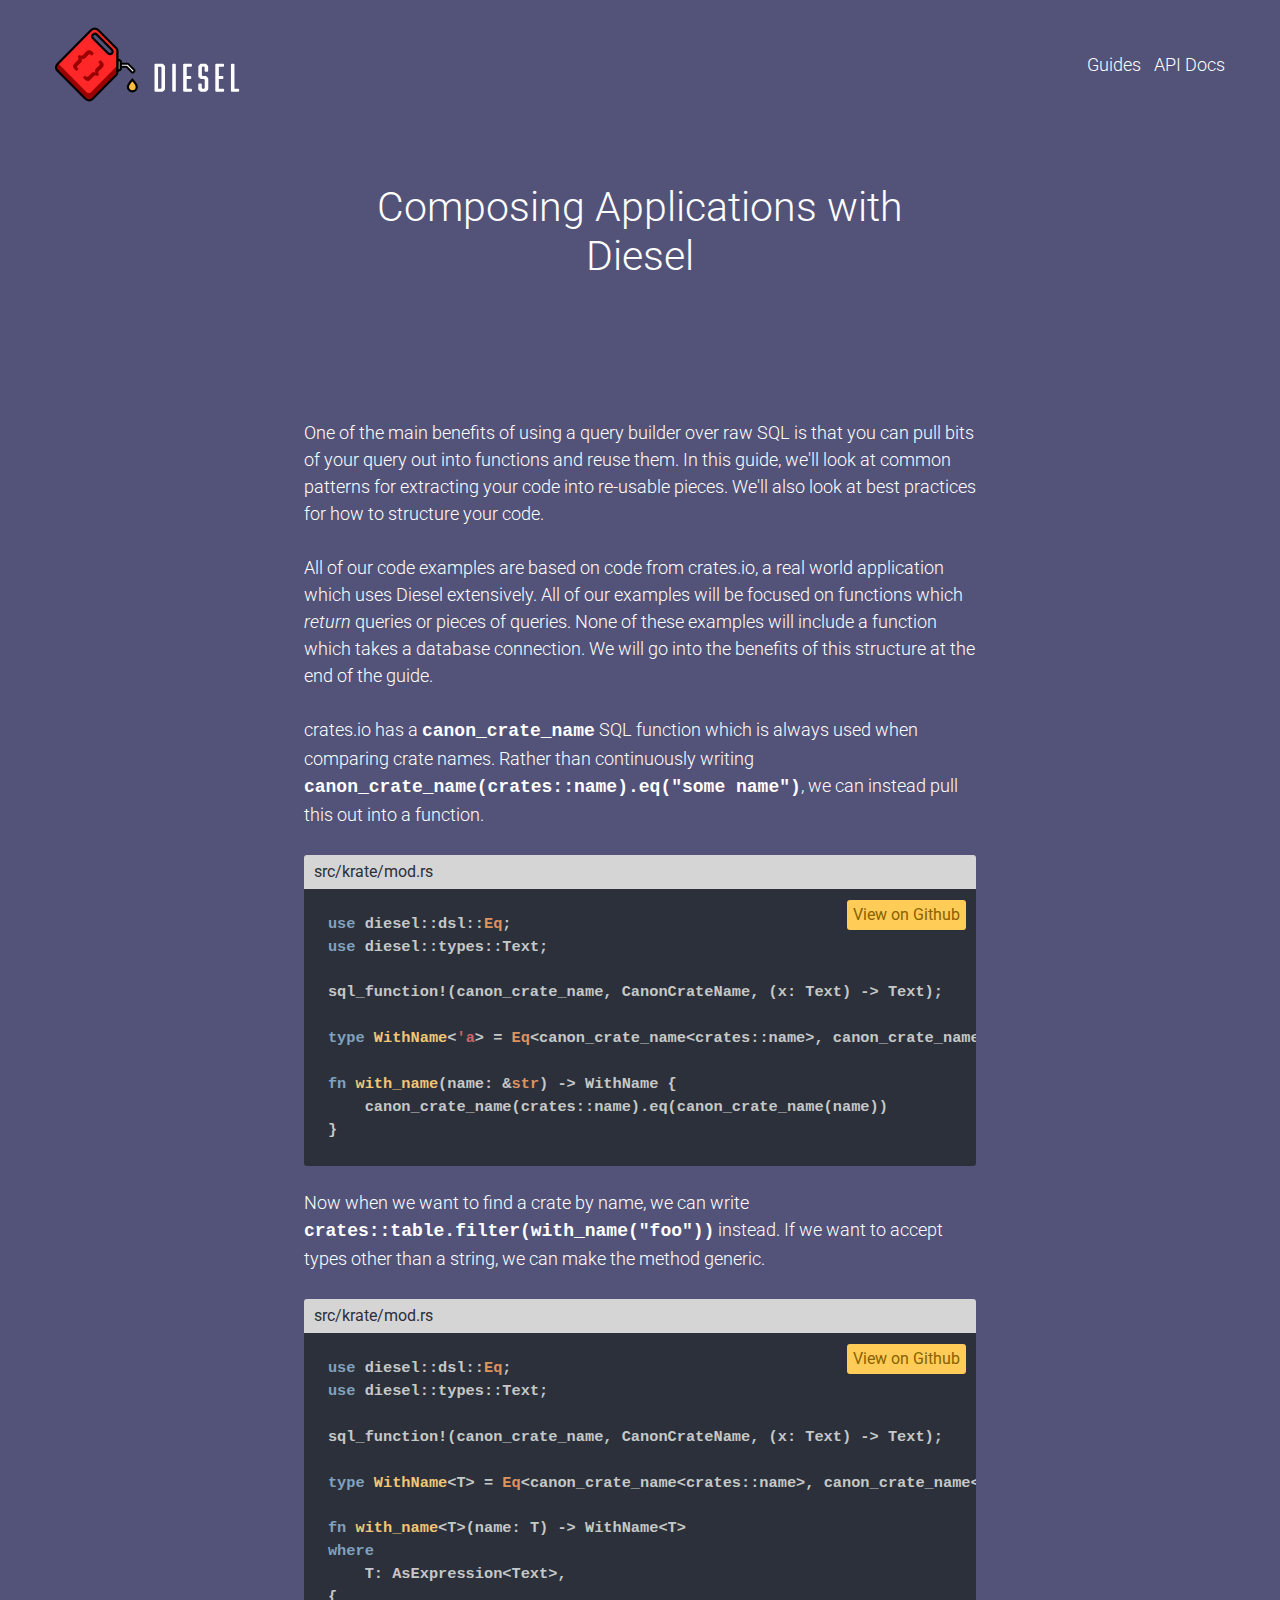
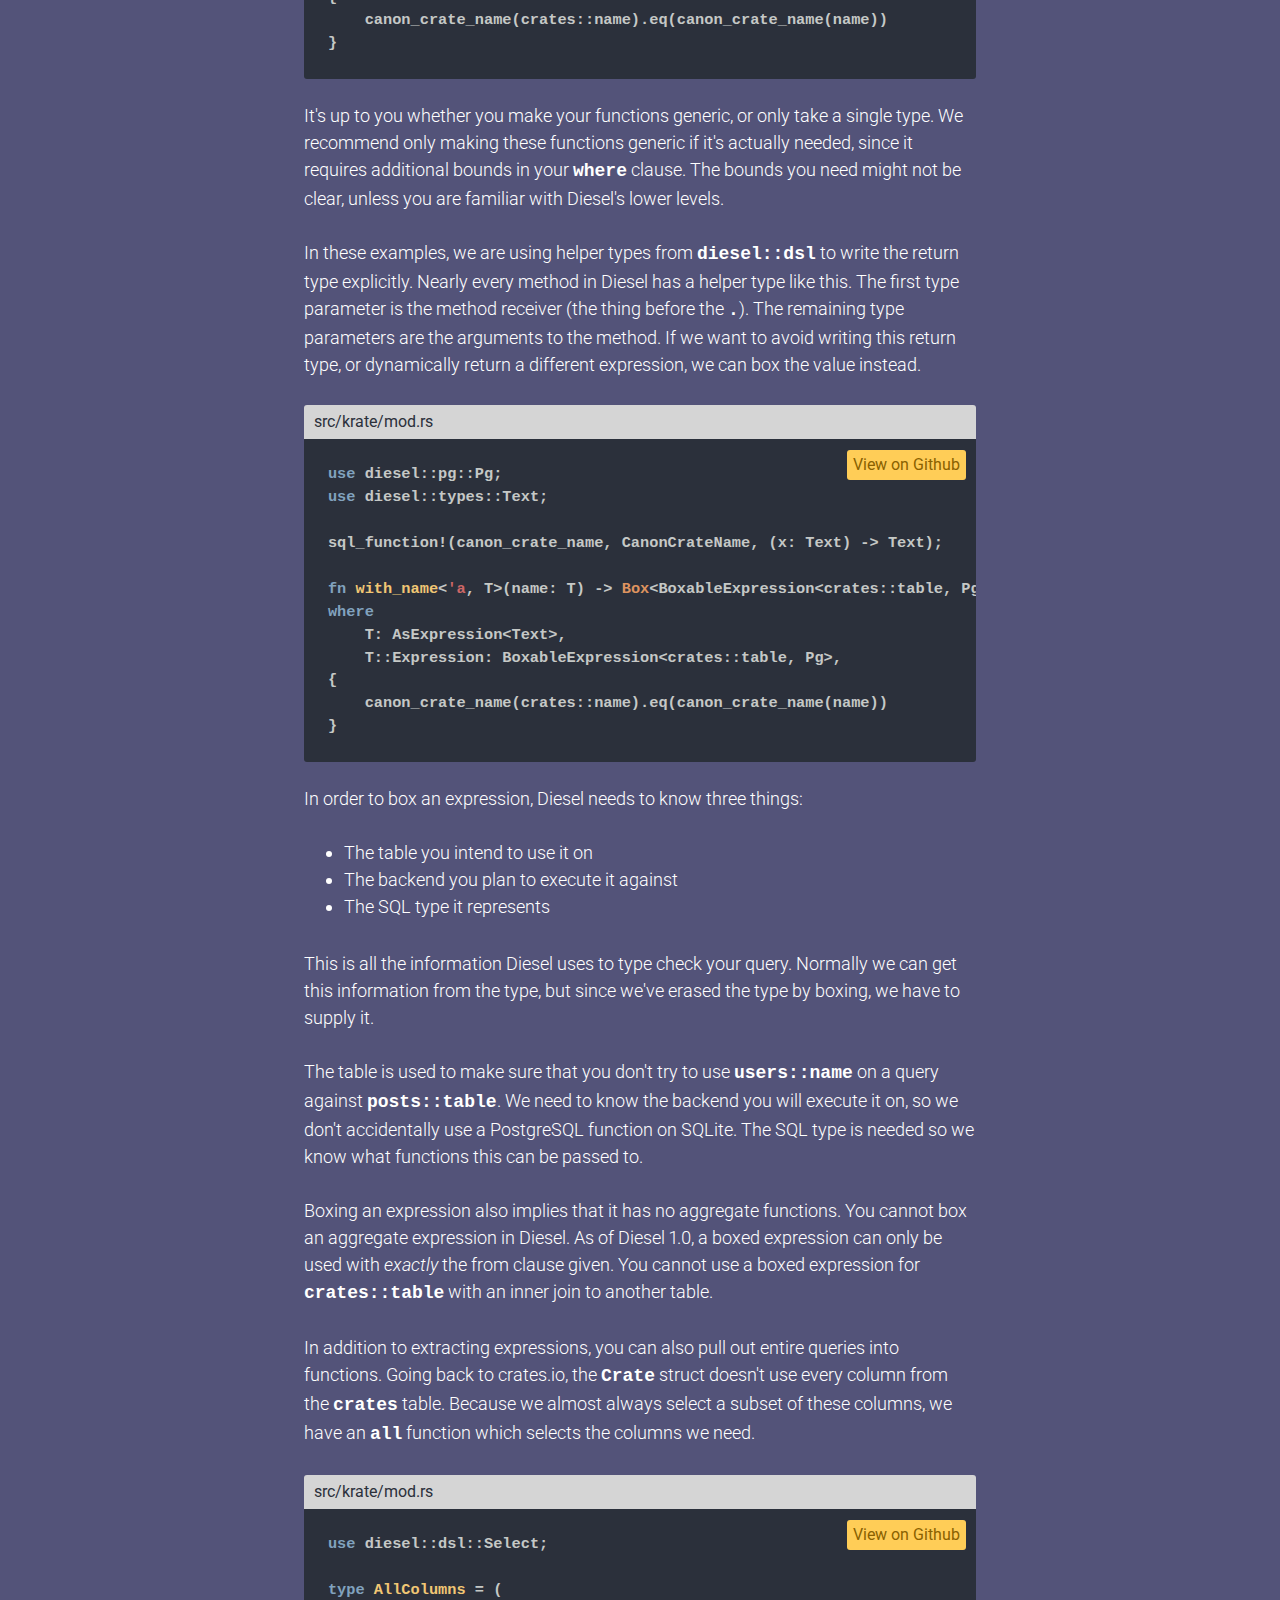
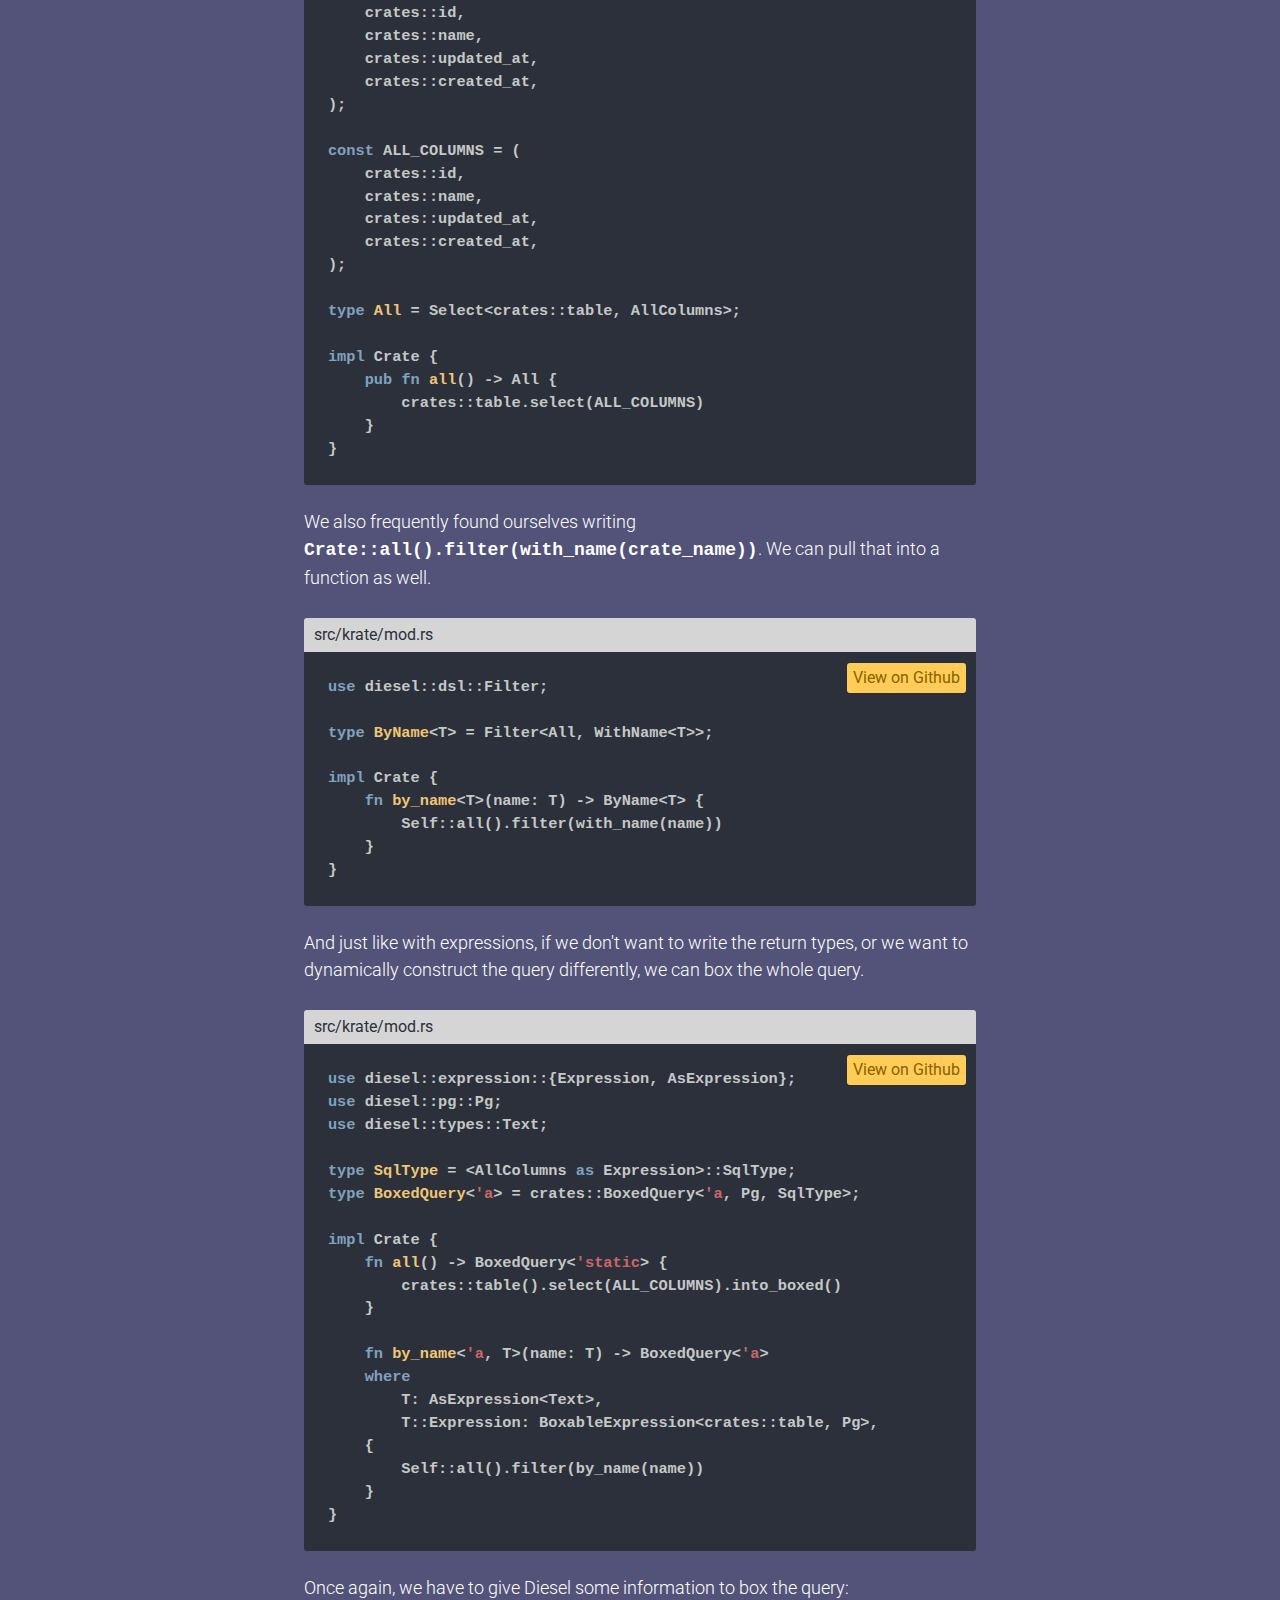
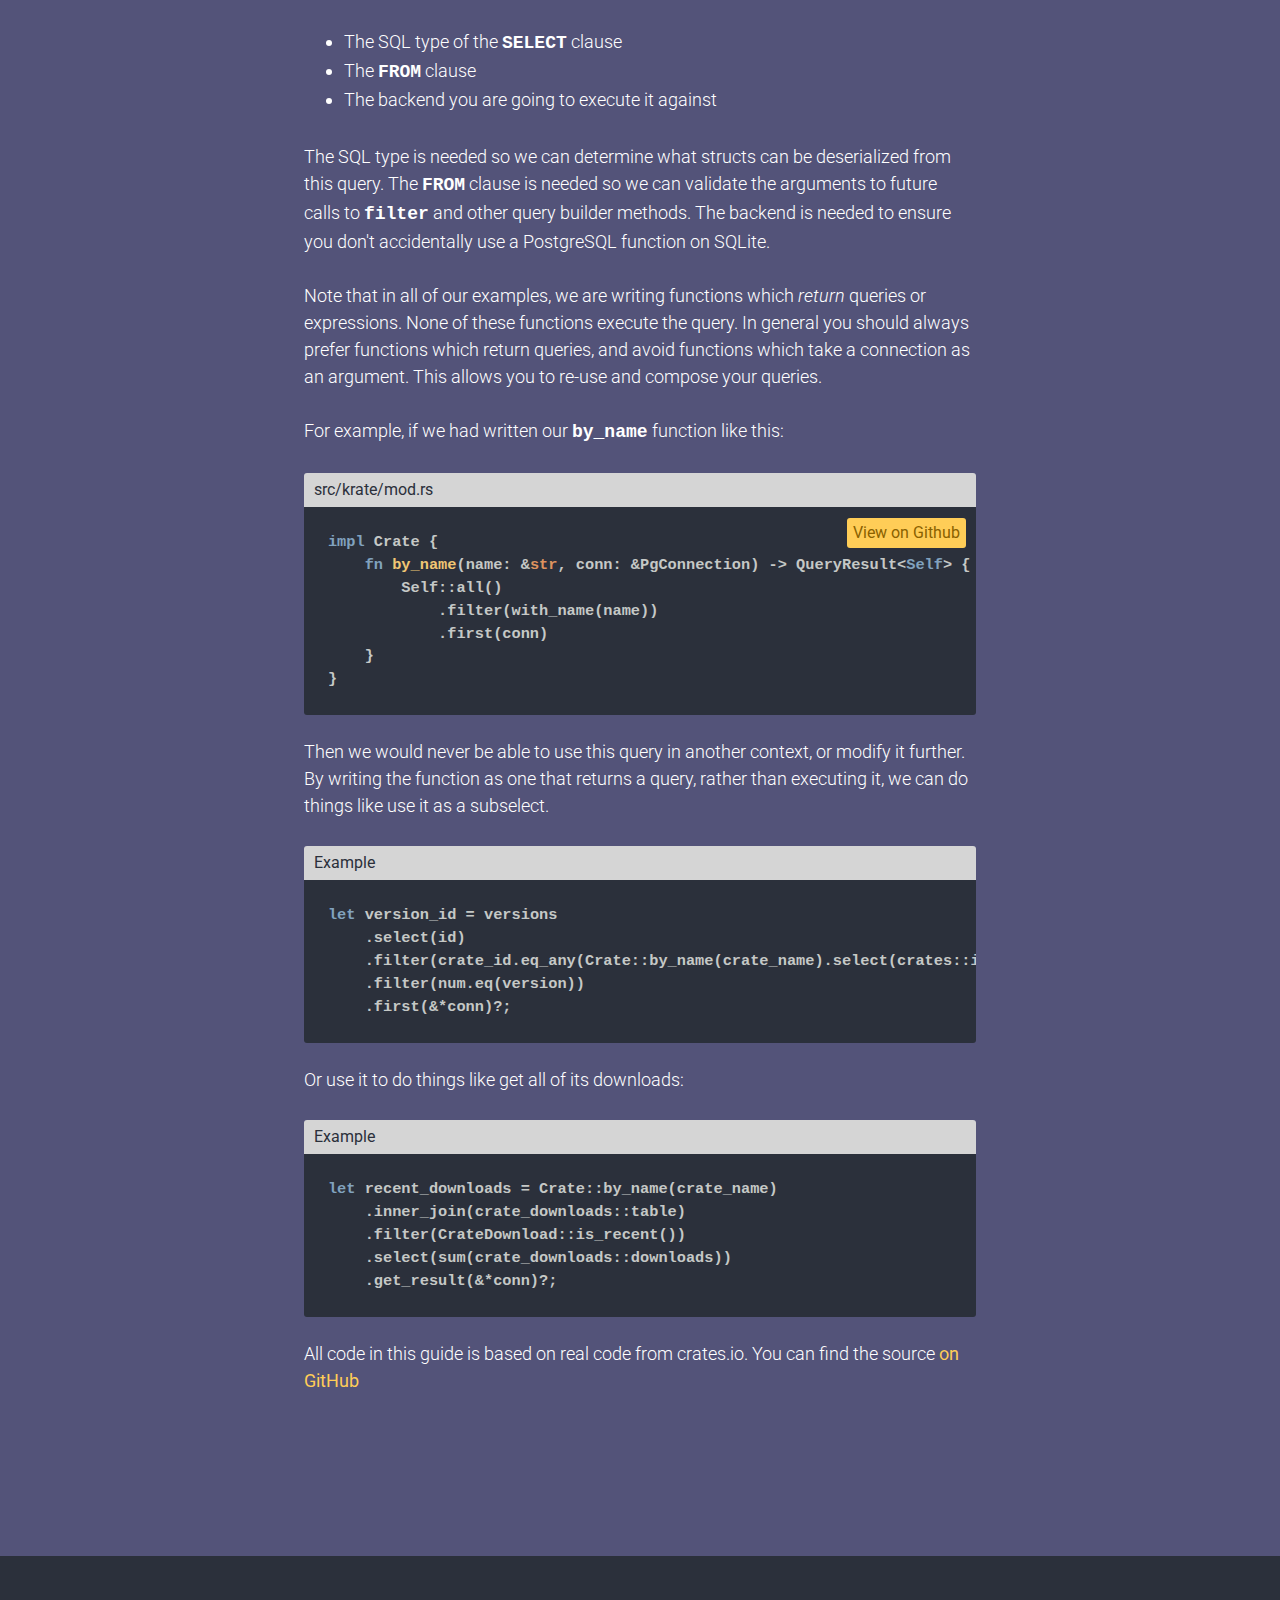
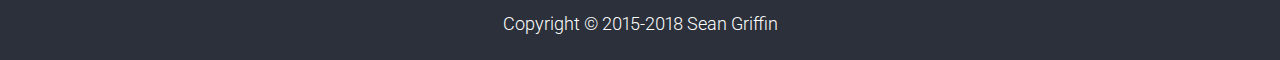
<file: guides/composing-applications/index.html>
<!DOCTYPE html><html><head><meta charset="utf-8" /><meta ,="" content="IE=edge,chrom=1" http-equiv="X-UA-Compatible" /><meta content="width=device-width, initial-scale=1" name="viewport" /><title>Diesel</title><link href="https://fonts.googleapis.com/css?family=Roboto:400,300,300italic,400italic,100" rel="stylesheet" type="text/css" /><link href="http://diesel.rs/guides/composing-applications/" rel="canonical" /><link href="../../assets/stylesheets/application.css" rel="stylesheet" /><link href="../../assets/stylesheets/hybrid.css" rel="stylesheet" /></head><body class="guides guides_composing-applications guides_composing-applications_index"><header class="main-header"><div class="content-wrapper"><h1><a href="/"><svg class='logo' height='76px' version='1.1' viewBox='0 0 187 76' width='187px' xmlns:sketch='http://www.bohemiancoding.com/sketch/ns' xmlns:xlink='http://www.w3.org/1999/xlink' xmlns='http://www.w3.org/2000/svg'>
<g fill-rule='evenodd' fill='none' id='Page-1' sketch:type='MSPage' stroke-width='1' stroke='none'>
<g id='Desktop-HD' sketch:type='MSArtboardGroup' transform='translate(-119.000000, -30.000000)'>
<g id='logo' sketch:type='MSLayerGroup' transform='translate(119.000000, 31.000000)'>
<g id='mark' sketch:type='MSShapeGroup' transform='translate(0.130247, 0.315216)'>
<g id='drop' transform='translate(72.929204, 51.710843)'>
<path d='M9.7807837,7.73987977 C9.7807837,10.2104926 7.78625402,12.2130607 5.3255584,12.2130607 C2.86486278,12.2130607 0.870333101,10.2104926 0.870333101,7.73987977 C0.870333101,5.26926692 5.3255584,0.395873804 5.3255584,0.395873804 C5.3255584,0.395873804 9.7807837,5.26926692 9.7807837,7.73987977' fill='#FDBD41' id='drop-fill'></path>
<path d='M9.7807837,7.73987977 C9.7807837,10.2104926 7.78625402,12.2130607 5.3255584,12.2130607 C2.86486278,12.2130607 0.870333101,10.2104926 0.870333101,7.73987977 C0.870333101,5.26926692 5.3255584,0.395873804 5.3255584,0.395873804 C5.3255584,0.395873804 9.7807837,5.26926692 9.7807837,7.73987977 L9.7807837,7.73987977 Z' id='drop-stroke' stroke-width='2.235' stroke='#000000'></path>
</g>
<g id='can'>
<path d='M79.275823,44.6326234 L80.2209163,43.6799527 C80.6090126,43.2880312 80.6090126,42.6541735 80.219415,42.2637594 L74.2643514,36.3027842 C74.0774346,36.1143604 73.8229575,36.0299465 73.5579711,36.0299465 L64.1791025,36.0299465 L64.1791025,39.0447273 L72.1842454,39.0447273 C72.4499825,39.0447273 72.7044595,39.2934467 72.892127,39.4826242 L77.8608104,44.5617761 C78.2511587,44.9544513 78.8854747,45.0260523 79.275823,44.6326234' fill='#FFFFFF' id='nozzle-fill'></path>
<path d='M79.275823,44.6326234 L80.2209163,43.6799527 C80.6090126,43.2880312 80.6090126,42.6541735 80.219415,42.2637594 L74.2643514,36.3027842 C74.0774346,36.1143604 73.8229575,36.0299465 73.5579711,36.0299465 L64.1791025,36.0299465 L64.1791025,39.0447273 L72.1842454,39.0447273 C72.4499825,39.0447273 72.7044595,39.2934467 72.892127,39.4826242 L77.8608104,44.5617761 C78.2511587,44.9544513 78.8854747,45.0260523 79.275823,44.6326234 L79.275823,44.6326234 Z' id='nozzle-stroke' stroke-width='2' stroke='#000000'></path>
<path d='M62.9549102,43.5800881 L63.0967868,31.4757433 L66.1257395,32.9755967 C66.3952299,33.123321 66.5626293,33.4082178 66.5596266,33.7164791 L66.495069,41.2926232 C66.4920663,41.6016382 66.320163,41.8835202 66.0476698,42.0259686 L62.9549102,43.5800881 Z' fill='#9B9B9B' id='attachement-fill'></path>
<path d='M62.9549102,43.5800881 L63.0967868,31.4757433 L66.1257395,32.9755967 C66.3952299,33.123321 66.5626293,33.4082178 66.5596266,33.7164791 L66.495069,41.2926232 C66.4920663,41.6016382 66.320163,41.8835202 66.0476698,42.0259686 L62.9549102,43.5800881 L62.9549102,43.5800881 Z' id='attachment-stroke' stroke-width='2.235' stroke='#000000'></path>
<path d='M57.3441789,25.3100644 C56.3690588,26.2891144 54.5156551,26.2793164 53.5232696,25.2829314 L38.2891765,9.98744111 C37.2967911,8.99105607 37.3838688,7.22665562 38.3582382,6.24760556 L38.5271389,6.07802415 C39.5022589,5.09972779 41.0936789,5.17886578 42.0860644,6.17525083 L57.3201575,21.4707411 C58.3125429,22.4671261 58.4881997,24.1614329 57.5130796,25.140483 L57.3441789,25.3100644 Z M62.9742024,45.1367701 L63.179886,22.3812049 C63.1783846,21.6380614 62.9066422,20.8843662 62.384176,20.3590407 L43.748798,1.64931119 C41.7662791,-0.341197814 38.467836,-0.295222407 36.485317,1.6952866 L2.35686493,35.9612849 C0.373595307,37.9517939 0.591289551,40.9997372 2.57380851,42.9902462 L30.81776,71.3480279 C32.8002789,73.3385369 35.853253,73.5744435 37.835772,71.5839345 L62.1732378,47.1483826 C62.6994573,46.6200423 62.9764544,45.8844358 62.9742024,45.1367701 L62.9742024,45.1367701 Z' fill='#FF2727' id='red-fill'></path>
<path d='M62.8151162,44.3834657 L62.8670115,37.9165376 L36.2319575,64.7024784 C35.0391186,65.9020746 33.1054561,65.9020746 31.9126172,64.7024784 L2.35413024,34.9765434 L2.1187213,35.213286 C0.107591965,37.2350519 0.107591965,40.5441526 2.1187213,42.5659185 L30.2985994,70.9054348 C32.3089767,72.9279572 35.599437,72.9279572 37.6098142,70.9054348 L61.9938173,46.3832971 C62.5210431,45.8530846 62.8166204,45.1337807 62.8151162,44.3834657' fill='#9B0000' id='shadow'></path>
<path d='M57.4628598,25.4292236 C56.4877397,26.4082737 54.5149795,26.2793918 53.522594,25.2830067 L38.2885009,9.98676279 C37.2961155,8.99037774 37.5025496,7.34581483 38.4769191,6.36676477 L38.6458198,6.19718336 C39.6209398,5.218887 41.0930033,5.17818745 42.0853888,6.1745725 L57.3202325,21.4700627 C58.312618,22.4664478 58.6068806,24.2805921 57.6317605,25.2596422 L57.4628598,25.4292236 L57.4628598,25.4292236 Z M63.1199074,22.4400685 C63.1184061,21.6976787 62.7881114,21.0027717 62.2648945,20.4781999 L43.6295166,1.76771671 C41.6469976,-0.222792299 38.5865168,-0.176063197 36.6039979,1.81444581 L2.47554583,36.0804441 C0.492276204,38.0709531 0.472008119,41.1181427 2.45452708,43.1086517 L30.6984785,71.4671871 C32.6809975,73.4576961 35.8533281,73.5745188 37.835847,71.5840098 L62.1733128,47.148458 C62.6995324,46.6201176 62.9757788,45.8837574 62.9742775,45.1368455 L63.1199074,22.4400685 Z' id='black-stroke' stroke-width='2.235' stroke='#000000'></path>
<path d='M31.379261,48.8214352 C31.6119686,49.0550807 31.8424242,49.195268 32.0683759,49.2404897 C32.2950781,49.2864651 32.5157751,49.2796819 32.7289653,49.2208937 C32.9429062,49.1628591 33.1440857,49.0580955 33.3317531,48.9088638 C33.5194206,48.7588785 33.6845679,48.6134153 33.8264445,48.4702132 L36.9349682,45.3491614 C37.3493379,44.9331217 37.7637077,44.6663136 38.1788281,44.5494908 C38.5924471,44.4319144 38.9812941,44.3934759 39.3438676,44.4319144 C39.7064411,44.4718602 40.0337332,44.5660721 40.3249931,44.7160575 C40.6162529,44.8652891 40.8399525,45.0047227 40.9953412,45.135112 L41.0538934,45.0763238 C40.9240276,44.9195552 40.7814003,44.6994762 40.6267623,44.413072 C40.470623,44.1274215 40.3730359,43.8018252 40.3347518,43.4377904 C40.2957169,43.0737557 40.3475131,42.6705287 40.4901404,42.2281097 C40.632017,41.7864443 40.943545,41.3244291 41.4224723,40.8435716 L44.3756073,37.8785347 C44.530996,37.7225198 44.6826313,37.5506773 44.8327652,37.3622535 C44.9813979,37.173076 45.0849903,36.9718394 45.1427919,36.7570362 C45.2013441,36.5429868 45.2073495,36.3221541 45.1623093,36.0937845 C45.1165184,35.8669222 44.9776445,35.6355378 44.7449369,35.4018923 L43.6962511,34.3482264 L45.8716922,32.1640177 L48.3383932,34.6406601 C48.5590902,34.8622465 48.752763,35.1682468 48.9216637,35.5579072 C49.0898137,35.9475676 49.1866501,36.3703906 49.2129236,36.8256225 C49.2384463,37.2808544 49.1701354,37.7586972 49.0087414,38.2591508 C48.8473474,38.7596044 48.5455781,39.2314176 48.1056856,39.6730829 L44.4529263,43.3405638 C44.1293876,43.6654064 43.9184494,44.0068303 43.8223637,44.3640818 C43.7240259,44.722087 43.6985032,45.0597425 43.744294,45.3785556 C43.7893342,45.6973686 43.8861706,45.9898024 44.0355539,46.2566105 C44.1841865,46.5226649 44.3365725,46.7344532 44.4919611,46.8904681 L42.8022034,48.587036 C42.6468148,48.4310211 42.4358765,48.278021 42.1708901,48.1287893 C41.905153,47.978804 41.6198985,47.8755477 41.3158772,47.8167595 C41.0111053,47.7579713 40.6905692,47.7677693 40.3542692,47.8461536 C40.0172184,47.9237842 39.7004358,48.112208 39.4024199,48.411425 L35.6333068,52.1957286 C35.1934143,52.637394 34.723495,52.9403794 34.2250502,53.1024239 C33.7258548,53.2652221 33.2499301,53.3330546 32.7972762,53.307429 C32.3438717,53.2818034 31.9227459,53.183823 31.5346496,53.0149953 C31.1458027,52.8454138 30.8417814,52.6509605 30.6210845,52.4293741 L28.1543835,49.9527317 L30.3298246,47.7677693 L31.379261,48.8214352 Z' fill='#9B0000' id='Fill-19'></path>
<path d='M36.07958,26.7010842 C35.8461217,26.466685 35.615666,26.3272514 35.3897144,26.2820297 C35.1622615,26.2360543 34.9423152,26.2428376 34.729125,26.3016258 C34.5151841,26.3596603 34.3147552,26.4636703 34.1270878,26.6136556 C33.9386697,26.7636409 33.767517,26.9158874 33.6121283,27.0719023 L30.6589933,30.0369392 C30.180066,30.5177967 29.7191547,30.8298265 29.2800129,30.9722749 C28.8393697,31.1162307 28.4377613,31.1682356 28.0751878,31.1290435 C27.7126143,31.090605 27.3883249,30.9926247 27.1045718,30.8366098 C26.8185666,30.6805949 26.599371,30.5373928 26.4439823,30.4070035 L26.3854301,30.4657917 C26.5145453,30.6218066 26.6534192,30.8464078 26.8028025,31.1388415 C26.9514351,31.4312753 27.0452688,31.7598864 27.0843037,32.1231675 C27.1233385,32.4879559 27.0843037,32.87837 26.9679499,33.2936561 C26.8508454,33.7096958 26.5858589,34.1264893 26.1714892,34.542529 L23.0629655,37.6628271 C22.9203383,37.8060292 22.7747083,37.9718422 22.6260757,38.160266 C22.4774431,38.3486898 22.3731,38.5506801 22.3152984,38.7654832 C22.2567462,38.9795326 22.2499901,39.2003653 22.295781,39.428735 C22.3408212,39.6555972 22.4804458,39.8869816 22.7139041,40.1206272 L23.7625898,41.1735393 L21.586398,43.3585017 L19.119697,40.8818593 C18.8990001,40.6602729 18.7053273,40.3542727 18.5364266,39.9646122 C18.3682766,39.5749518 18.2706895,39.1521288 18.2451667,38.6968969 C18.2196439,38.241665 18.2872042,37.7638223 18.4493489,37.2633687 C18.6107429,36.7621614 18.9125122,36.2911019 19.3524047,35.8486828 L23.1215178,32.0651329 C23.4195337,31.7659159 23.6064505,31.4471029 23.6852708,31.1094474 C23.7625898,30.771792 23.7723485,30.4499641 23.7137962,30.1432102 C23.655244,29.8379636 23.5516516,29.5515595 23.4030189,29.2855051 C23.2543863,29.018697 23.1087564,28.8144456 22.9661291,28.6712435 L24.6566375,26.9739219 C24.7985141,27.117124 25.0019456,27.2633409 25.2676827,27.4133262 C25.5334199,27.5625578 25.8246797,27.6605382 26.1422131,27.7050062 C26.4597464,27.7517353 26.7960465,27.725356 27.1526146,27.6273756 C27.5076814,27.530149 27.8484855,27.3191143 28.1720242,26.993518 L31.8247835,23.3267909 C32.264676,22.8843718 32.7345953,22.58214 33.2330401,22.4200955 C33.7314848,22.2572974 34.2074095,22.1894648 34.660814,22.2150904 C35.1142186,22.2407161 35.5353444,22.3386965 35.9234406,22.5075242 C36.3115369,22.6771056 36.6163089,22.871559 36.8370058,23.0931453 L39.3037068,25.5697878 L37.1282657,27.7539964 L36.07958,26.7010842 Z' fill='#9B0000' id='Fill-21'></path>
</g>
</g>
<path d='M100.843301,63.5962709 C100.843301,64.1939346 101.179487,64.5301205 101.77715,64.5301205 L108.575575,64.5301205 C109.061177,64.5301205 109.397363,64.3807046 109.733549,64.0445187 L111.003584,62.7744833 C111.33977,62.4382975 111.489186,62.1021116 111.489186,61.6165099 L111.489186,39.0547046 C111.489186,38.5691028 111.33977,38.2329169 111.003584,37.8967311 L109.733549,36.6266957 C109.397363,36.2905099 109.061177,36.1410939 108.575575,36.1410939 L101.77715,36.1410939 C101.179487,36.1410939 100.843301,36.4772798 100.843301,37.0749435 L100.843301,63.5962709 Z M107.156124,61.4670939 L104.429283,61.4670939 L104.429283,39.2041205 L107.156124,39.2041205 L107.903204,39.9512001 L107.903204,60.7200143 L107.156124,61.4670939 Z M122.428469,37.0749435 C122.428469,36.4772798 122.092283,36.1410939 121.494619,36.1410939 L119.776336,36.1410939 C119.178673,36.1410939 118.842487,36.4772798 118.842487,37.0749435 L118.842487,63.5962709 C118.842487,64.1939346 119.178673,64.5301205 119.776336,64.5301205 L121.494619,64.5301205 C122.092283,64.5301205 122.428469,64.1939346 122.428469,63.5962709 L122.428469,37.0749435 Z M138.821434,62.4009435 C138.821434,61.8032798 138.485248,61.4670939 137.887584,61.4670939 L133.479814,61.4670939 L133.479814,51.6803506 L137.140504,51.6803506 C137.738168,51.6803506 138.074354,51.3441647 138.074354,50.746501 L138.074354,49.5511736 C138.074354,48.9535099 137.738168,48.617324 137.140504,48.617324 L133.479814,48.617324 L133.479814,39.2041205 L137.812876,39.2041205 C138.41054,39.2041205 138.746726,38.8679346 138.746726,38.2702709 L138.746726,37.0749435 C138.746726,36.4772798 138.41054,36.1410939 137.812876,36.1410939 L130.827681,36.1410939 C130.230018,36.1410939 129.893832,36.4772798 129.893832,37.0749435 L129.893832,63.5962709 C129.893832,64.1939346 130.230018,64.5301205 130.827681,64.5301205 L137.887584,64.5301205 C138.485248,64.5301205 138.821434,64.1939346 138.821434,63.5962709 L138.821434,62.4009435 Z M155.214398,39.0547046 C155.214398,38.5691028 155.064982,38.2329169 154.728796,37.8967311 L153.458761,36.6266957 C153.122575,36.2905099 152.786389,36.1410939 152.300788,36.1410939 L148.154496,36.1410939 C147.668894,36.1410939 147.332708,36.2905099 146.996522,36.6266957 L145.726487,37.8967311 C145.390301,38.2329169 145.240885,38.5691028 145.240885,39.0547046 L145.240885,48.76674 C145.240885,49.2523417 145.390301,49.5885276 145.726487,49.9247134 L146.996522,51.1947488 C147.332708,51.5309346 147.668894,51.6803506 148.154496,51.6803506 L150.993398,51.6803506 L151.740478,52.4274302 L151.740478,60.7947223 L150.993398,61.5418019 L149.499239,61.5418019 L148.752159,60.7947223 L148.752159,57.2834479 C148.752159,56.6857842 148.415973,56.3495984 147.81831,56.3495984 L146.100027,56.3495984 C145.502363,56.3495984 145.166177,56.6857842 145.166177,57.2834479 L145.166177,61.6165099 C145.166177,62.1021116 145.315593,62.4382975 145.651779,62.7744833 L146.921814,64.0445187 C147.258,64.3807046 147.594186,64.5301205 148.079788,64.5301205 L152.41285,64.5301205 C152.898451,64.5301205 153.234637,64.3807046 153.570823,64.0445187 L154.840858,62.7744833 C155.177044,62.4382975 155.32646,62.1021116 155.32646,61.6165099 L155.32646,51.5309346 C155.32646,51.0453329 155.177044,50.709147 154.840858,50.3729612 L153.570823,49.1029258 C153.234637,48.76674 152.898451,48.617324 152.41285,48.617324 L149.573947,48.617324 L148.826867,47.8702444 L148.826867,39.8764922 L149.573947,39.1294125 L150.881336,39.1294125 L151.628416,39.8764922 L151.628416,43.4251205 C151.628416,44.0227842 151.964602,44.35897 152.562265,44.35897 L154.280549,44.35897 C154.878212,44.35897 155.214398,44.0227842 155.214398,43.4251205 L155.214398,39.0547046 Z M171.383239,62.4009435 C171.383239,61.8032798 171.047053,61.4670939 170.449389,61.4670939 L166.041619,61.4670939 L166.041619,51.6803506 L169.70231,51.6803506 C170.299973,51.6803506 170.636159,51.3441647 170.636159,50.746501 L170.636159,49.5511736 C170.636159,48.9535099 170.299973,48.617324 169.70231,48.617324 L166.041619,48.617324 L166.041619,39.2041205 L170.374681,39.2041205 C170.972345,39.2041205 171.308531,38.8679346 171.308531,38.2702709 L171.308531,37.0749435 C171.308531,36.4772798 170.972345,36.1410939 170.374681,36.1410939 L163.389487,36.1410939 C162.791823,36.1410939 162.455637,36.4772798 162.455637,37.0749435 L162.455637,63.5962709 C162.455637,64.1939346 162.791823,64.5301205 163.389487,64.5301205 L170.449389,64.5301205 C171.047053,64.5301205 171.383239,64.1939346 171.383239,63.5962709 L171.383239,62.4009435 Z M181.874274,61.4670939 L181.874274,37.0749435 C181.874274,36.4772798 181.538088,36.1410939 180.940425,36.1410939 L179.222142,36.1410939 C178.624478,36.1410939 178.288292,36.4772798 178.288292,37.0749435 L178.288292,63.5962709 C178.288292,64.1939346 178.624478,64.5301205 179.222142,64.5301205 L185.684381,64.5301205 C186.282044,64.5301205 186.61823,64.1939346 186.61823,63.5962709 L186.61823,62.4009435 C186.61823,61.8032798 186.282044,61.4670939 185.684381,61.4670939 L181.874274,61.4670939 Z' fill='#FFFFFF' id='DIESEL' sketch:type='MSShapeGroup'></path>
</g>
</g>
</g>
</svg>
</a></h1><nav class="header-nav"><ul><li class="nav-item"><a href="/guides">Guides</a></li><li class="nav-item"><a href="http://docs.diesel.rs">API Docs</a></li></ul></nav></div></header><section class="banner"><div class="content-wrapper"><div class="banner-wrapper"><h2 class="banner__heading">Composing Applications with Diesel</h2></div></div></section><main><section class="demo"><div class="content-wrapper"><div class="guide-wrapper"><p>One of the main benefits of using a query builder over raw SQL
is that you can pull bits of your query out into functions and reuse them.
In this guide,
we'll look at common patterns for extracting your code into re-usable pieces.
We'll also look at best practices for how to structure your code.</p>

<p>All of our code examples are based on code from crates.io,
a real world application which uses Diesel extensively.
All of our examples will be focused on functions which <em>return</em>
queries or pieces of queries.
None of these examples will include a function which takes a database
connection.
We will go into the benefits of this structure at the end of the guide.</p>

<p>crates.io has a <code>canon_crate_name</code> SQL function
which is always used when comparing crate names.
Rather than continuously writing
<code>canon_crate_name(crates::name).eq("some name")</code>,
we can instead pull this out into a function.</p>
<div class="demo__example"><div class="demo__example-browser"><div class="browser-bar">src/krate/mod.rs</div><a class="btn-demo-example" href="https://github.com/rust-lang/crates.io/blob/b4d49ac32c5561a7a4a0948ce5ba9ada7b8924fb/src/krate/mod.rs">View on Github</a><pre class="demo__example-snippet"><code>use diesel::dsl::Eq;
use diesel::types::Text;

sql_function!(canon_crate_name, CanonCrateName, (x: Text) -&gt; Text);

type WithName&lt;'a&gt; = Eq&lt;canon_crate_name&lt;crates::name&gt;, canon_crate_name&lt;&'a str&gt;&gt;;

fn with_name(name: &str) -&gt; WithName {
    canon_crate_name(crates::name).eq(canon_crate_name(name))
}</code></pre></div></div><p>Now when we want to find a crate by name, we can write
<code>crates::table.filter(with_name("foo"))</code> instead.
If we want to accept types other than a string,
we can make the method generic.</p>
<div class="demo__example"><div class="demo__example-browser"><div class="browser-bar">src/krate/mod.rs</div><a class="btn-demo-example" href="https://github.com/rust-lang/crates.io/blob/b4d49ac32c5561a7a4a0948ce5ba9ada7b8924fb/src/krate/mod.rs">View on Github</a><pre class="demo__example-snippet"><code>use diesel::dsl::Eq;
use diesel::types::Text;

sql_function!(canon_crate_name, CanonCrateName, (x: Text) -&gt; Text);

type WithName&lt;T&gt; = Eq&lt;canon_crate_name&lt;crates::name&gt;, canon_crate_name&lt;T&gt;&gt;;

fn with_name&lt;T&gt;(name: T) -&gt; WithName&lt;T&gt;
where
    T: AsExpression&lt;Text&gt;,
{
    canon_crate_name(crates::name).eq(canon_crate_name(name))
}</code></pre></div></div><p>It's up to you whether you make your functions generic,
or only take a single type.
We recommend only making these functions generic if it's actually needed,
since it requires additional bounds in your <code>where</code> clause.
The bounds you need might not be clear,
unless you are familiar with Diesel's lower levels.</p>

<p>In these examples,
we are using helper types from <code>diesel::dsl</code>
to write the return type explicitly.
Nearly every method in Diesel has a helper type like this.
The first type parameter is the method receiver
(the thing before the <code>.</code>).
The remaining type parameters are the arguments to the method.
If we want to avoid writing this return type,
or dynamically return a different expression,
we can box the value instead.</p>
<div class="demo__example"><div class="demo__example-browser"><div class="browser-bar">src/krate/mod.rs</div><a class="btn-demo-example" href="https://github.com/rust-lang/crates.io/blob/b4d49ac32c5561a7a4a0948ce5ba9ada7b8924fb/src/krate/mod.rs">View on Github</a><pre class="demo__example-snippet"><code>use diesel::pg::Pg;
use diesel::types::Text;

sql_function!(canon_crate_name, CanonCrateName, (x: Text) -&gt; Text);

fn with_name&lt;'a, T&gt;(name: T) -&gt; Box&lt;BoxableExpression&lt;crates::table, Pg, SqlType = Bool&gt; + 'a&gt;
where
    T: AsExpression&lt;Text&gt;,
    T::Expression: BoxableExpression&lt;crates::table, Pg&gt;,
{
    canon_crate_name(crates::name).eq(canon_crate_name(name))
}</code></pre></div></div><p>In order to box an expression, Diesel needs to know three things:</p>

<ul>
  <li>The table you intend to use it on</li>
  <li>The backend you plan to execute it against</li>
  <li>The SQL type it represents</li>
</ul>

<p>This is all the information Diesel uses to type check your query.
Normally we can get this information from the type,
but since we've erased the type by boxing,
we have to supply it.</p>

<p>The table is used to make sure that you don't try to use <code>users::name</code>
on a query against <code>posts::table</code>.
We need to know the backend you will execute it on,
so we don't accidentally use a PostgreSQL function on SQLite.
The SQL type is needed so we know what functions this can be passed to.</p>

<p>Boxing an expression also implies that it has no aggregate functions.
You cannot box an aggregate expression in Diesel.
As of Diesel 1.0, a boxed expression can only be used with <em>exactly</em> the from
clause given.
You cannot use a boxed expression for <code>crates::table</code> with an inner join to
another table.</p>

<p>In addition to extracting expressions,
you can also pull out entire queries into functions.
Going back to crates.io,
the <code>Crate</code> struct doesn't use every column from the <code>crates</code> table.
Because we almost always select a subset of these columns,
we have an <code>all</code> function which selects the columns we need.</p>
<div class="demo__example"><div class="demo__example-browser"><div class="browser-bar">src/krate/mod.rs</div><a class="btn-demo-example" href="https://github.com/rust-lang/crates.io/blob/b4d49ac32c5561a7a4a0948ce5ba9ada7b8924fb/src/krate/mod.rs">View on Github</a><pre class="demo__example-snippet"><code>use diesel::dsl::Select;

type AllColumns = (
    crates::id,
    crates::name,
    crates::updated_at,
    crates::created_at,
);

const ALL_COLUMNS = (
    crates::id,
    crates::name,
    crates::updated_at,
    crates::created_at,
);

type All = Select&lt;crates::table, AllColumns&gt;;

impl Crate {
    pub fn all() -&gt; All {
        crates::table.select(ALL_COLUMNS)
    }
}</code></pre></div></div><p>We also frequently found ourselves writing
<code>Crate::all().filter(with_name(crate_name))</code>.
We can pull that into a function as well.</p>
<div class="demo__example"><div class="demo__example-browser"><div class="browser-bar">src/krate/mod.rs</div><a class="btn-demo-example" href="https://github.com/rust-lang/crates.io/blob/b4d49ac32c5561a7a4a0948ce5ba9ada7b8924fb/src/krate/mod.rs">View on Github</a><pre class="demo__example-snippet"><code>use diesel::dsl::Filter;

type ByName&lt;T&gt; = Filter&lt;All, WithName&lt;T&gt;&gt;;

impl Crate {
    fn by_name&lt;T&gt;(name: T) -&gt; ByName&lt;T&gt; {
        Self::all().filter(with_name(name))
    }
}</code></pre></div></div><p>And just like with expressions,
if we don't want to write the return types,
or we want to dynamically construct the query differently,
we can box the whole query.</p>
<div class="demo__example"><div class="demo__example-browser"><div class="browser-bar">src/krate/mod.rs</div><a class="btn-demo-example" href="https://github.com/rust-lang/crates.io/blob/b4d49ac32c5561a7a4a0948ce5ba9ada7b8924fb/src/krate/mod.rs">View on Github</a><pre class="demo__example-snippet"><code>use diesel::expression::{Expression, AsExpression};
use diesel::pg::Pg;
use diesel::types::Text;

type SqlType = &lt;AllColumns as Expression&gt;::SqlType;
type BoxedQuery&lt;'a&gt; = crates::BoxedQuery&lt;'a, Pg, SqlType&gt;;

impl Crate {
    fn all() -&gt; BoxedQuery&lt;'static&gt; {
        crates::table().select(ALL_COLUMNS).into_boxed()
    }

    fn by_name&lt;'a, T&gt;(name: T) -&gt; BoxedQuery&lt;'a&gt;
    where
        T: AsExpression&lt;Text&gt;,
        T::Expression: BoxableExpression&lt;crates::table, Pg&gt;,
    {
        Self::all().filter(by_name(name))
    }
}</code></pre></div></div><p>Once again, we have to give Diesel some information to box the query:</p>

<ul>
  <li>The SQL type of the <code>SELECT</code> clause</li>
  <li>The <code>FROM</code> clause</li>
  <li>The backend you are going to execute it against</li>
</ul>

<p>The SQL type is needed so we can determine what structs can be
deserialized from this query.
The <code>FROM</code> clause is needed so we can validate the arguments
to future calls to <code>filter</code> and other query builder methods.
The backend is needed to ensure you don't accidentally use a
PostgreSQL function on SQLite.</p>

<p>Note that in all of our examples,
we are writing functions which <em>return</em> queries or expressions.
None of these functions execute the query.
In general you should always prefer functions which return queries,
and avoid functions which take a connection as an argument.
This allows you to re-use and compose your queries.</p>

<p>For example, if we had written our <code>by_name</code> function like this:</p>
<div class="demo__example"><div class="demo__example-browser"><div class="browser-bar">src/krate/mod.rs</div><a class="btn-demo-example" href="https://github.com/rust-lang/crates.io/blob/b4d49ac32c5561a7a4a0948ce5ba9ada7b8924fb/src/krate/mod.rs">View on Github</a><pre class="demo__example-snippet"><code>impl Crate {
    fn by_name(name: &str, conn: &PgConnection) -&gt; QueryResult&lt;Self&gt; {
        Self::all()
            .filter(with_name(name))
            .first(conn)
    }
}</code></pre></div></div><p>Then we would never be able to use this query in another context,
or modify it further.
By writing the function as one that returns a query,
rather than executing it,
we can do things like use it as a subselect.</p>
<div class="demo__example"><div class="demo__example-browser"><div class="browser-bar">Example</div><pre class="demo__example-snippet"><code>let version_id = versions
    .select(id)
    .filter(crate_id.eq_any(Crate::by_name(crate_name).select(crates::id)))
    .filter(num.eq(version))
    .first(&*conn)?;</code></pre></div></div><p>Or use it to do things like get all of its downloads:</p>
<div class="demo__example"><div class="demo__example-browser"><div class="browser-bar">Example</div><pre class="demo__example-snippet"><code>let recent_downloads = Crate::by_name(crate_name)
    .inner_join(crate_downloads::table)
    .filter(CrateDownload::is_recent())
    .select(sum(crate_downloads::downloads))
    .get_result(&*conn)?;</code></pre></div></div><p>All code in this guide is based on real code from crates.io. You can find the source <a href="https://github.com/rust-lang/crates.io">on GitHub</a></p>
</div></div></section></main><footer><div class="content-wrapper"><p>Copyright &copy; 2015-2018 Sean Griffin</p></div></footer><script src="https://code.jquery.com/jquery-2.1.1.min.js"></script><script src="../../assets/javascripts/application.js"></script><script src="../../assets/javascripts/highlight.pack.js"></script><script src="../../assets/javascripts/vertical-tabs.js"></script><script>hljs.initHighlightingOnLoad();</script><script>(function(i,s,o,g,r,a,m){i['GoogleAnalyticsObject']=r;i[r]=i[r]||function(){
(i[r].q=i[r].q||[]).push(arguments)},i[r].l=1*new Date();a=s.createElement(o),
m=s.getElementsByTagName(o)[0];a.async=1;a.src=g;m.parentNode.insertBefore(a,m)
})(window,document,'script','//www.google-analytics.com/analytics.js','ga');

ga('create', 'UA-73402127-1', 'auto');
ga('send', 'pageview');</script></body></html>
</file>
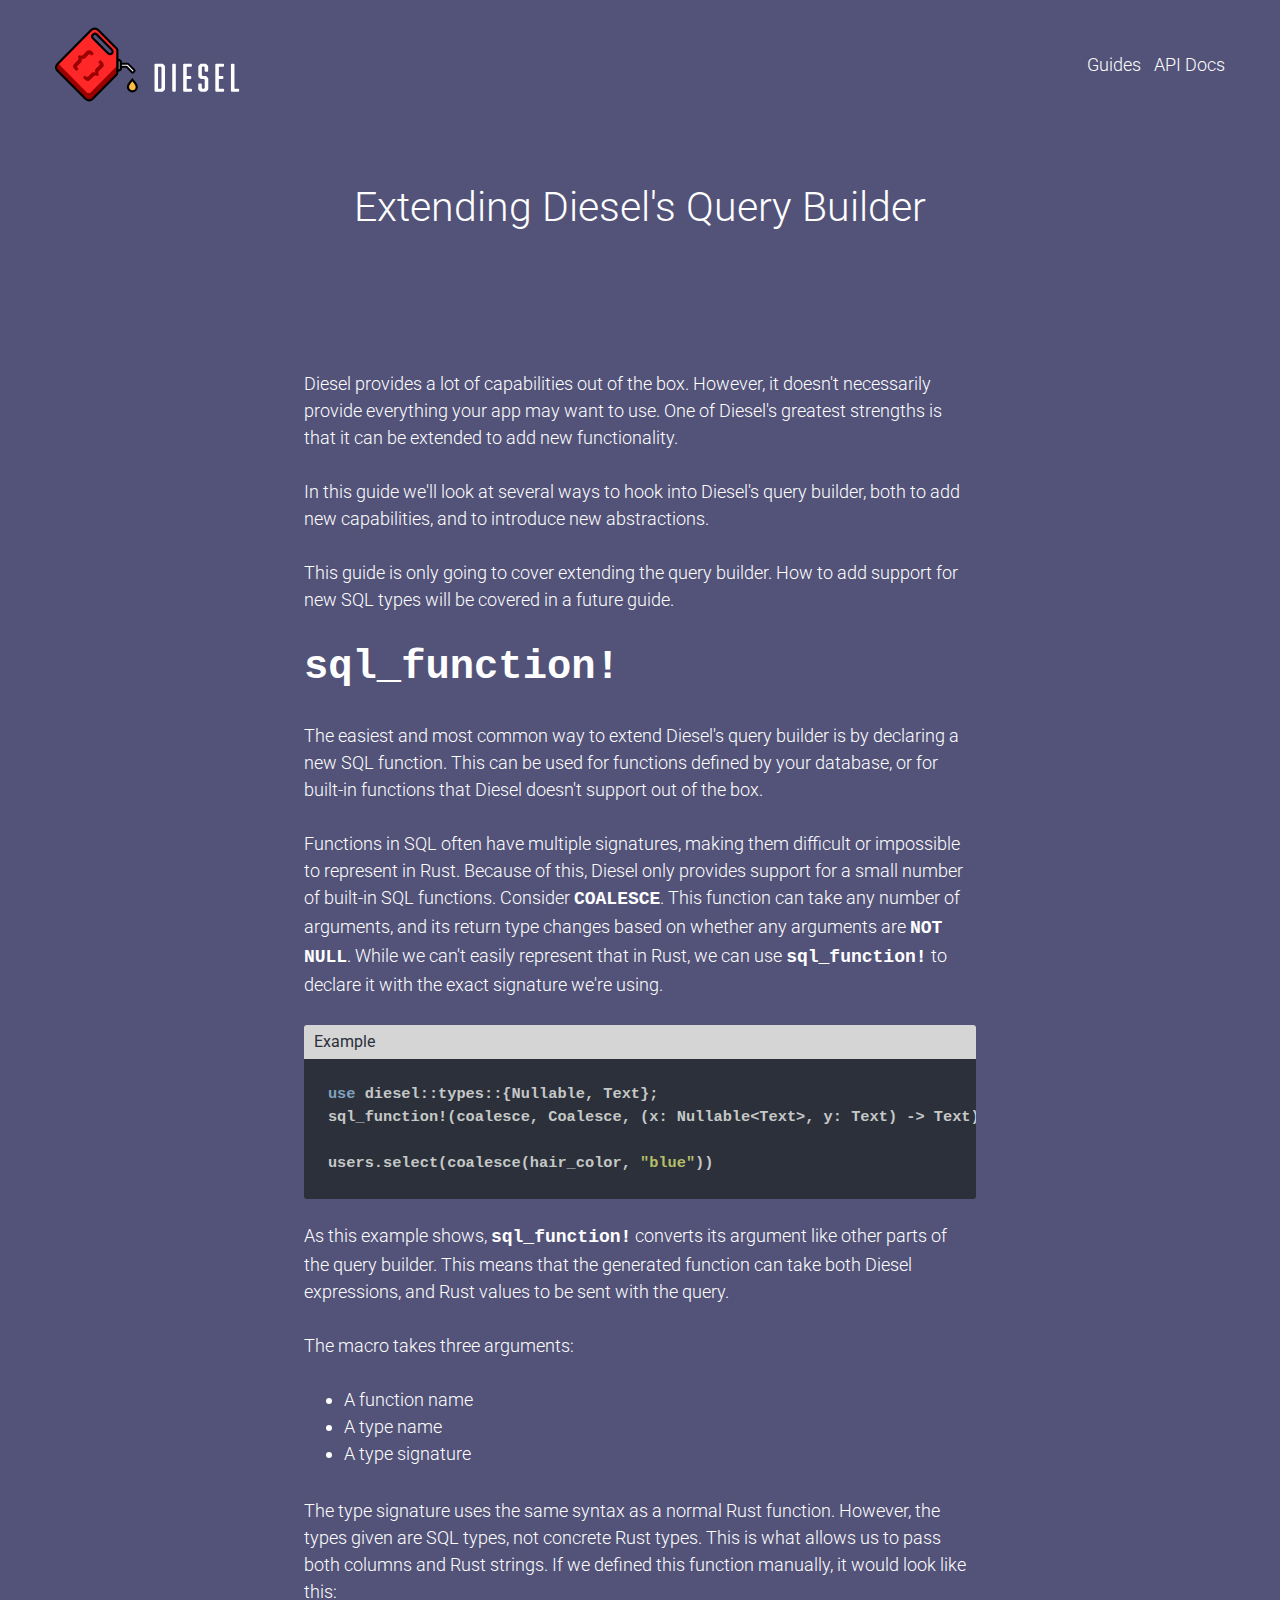
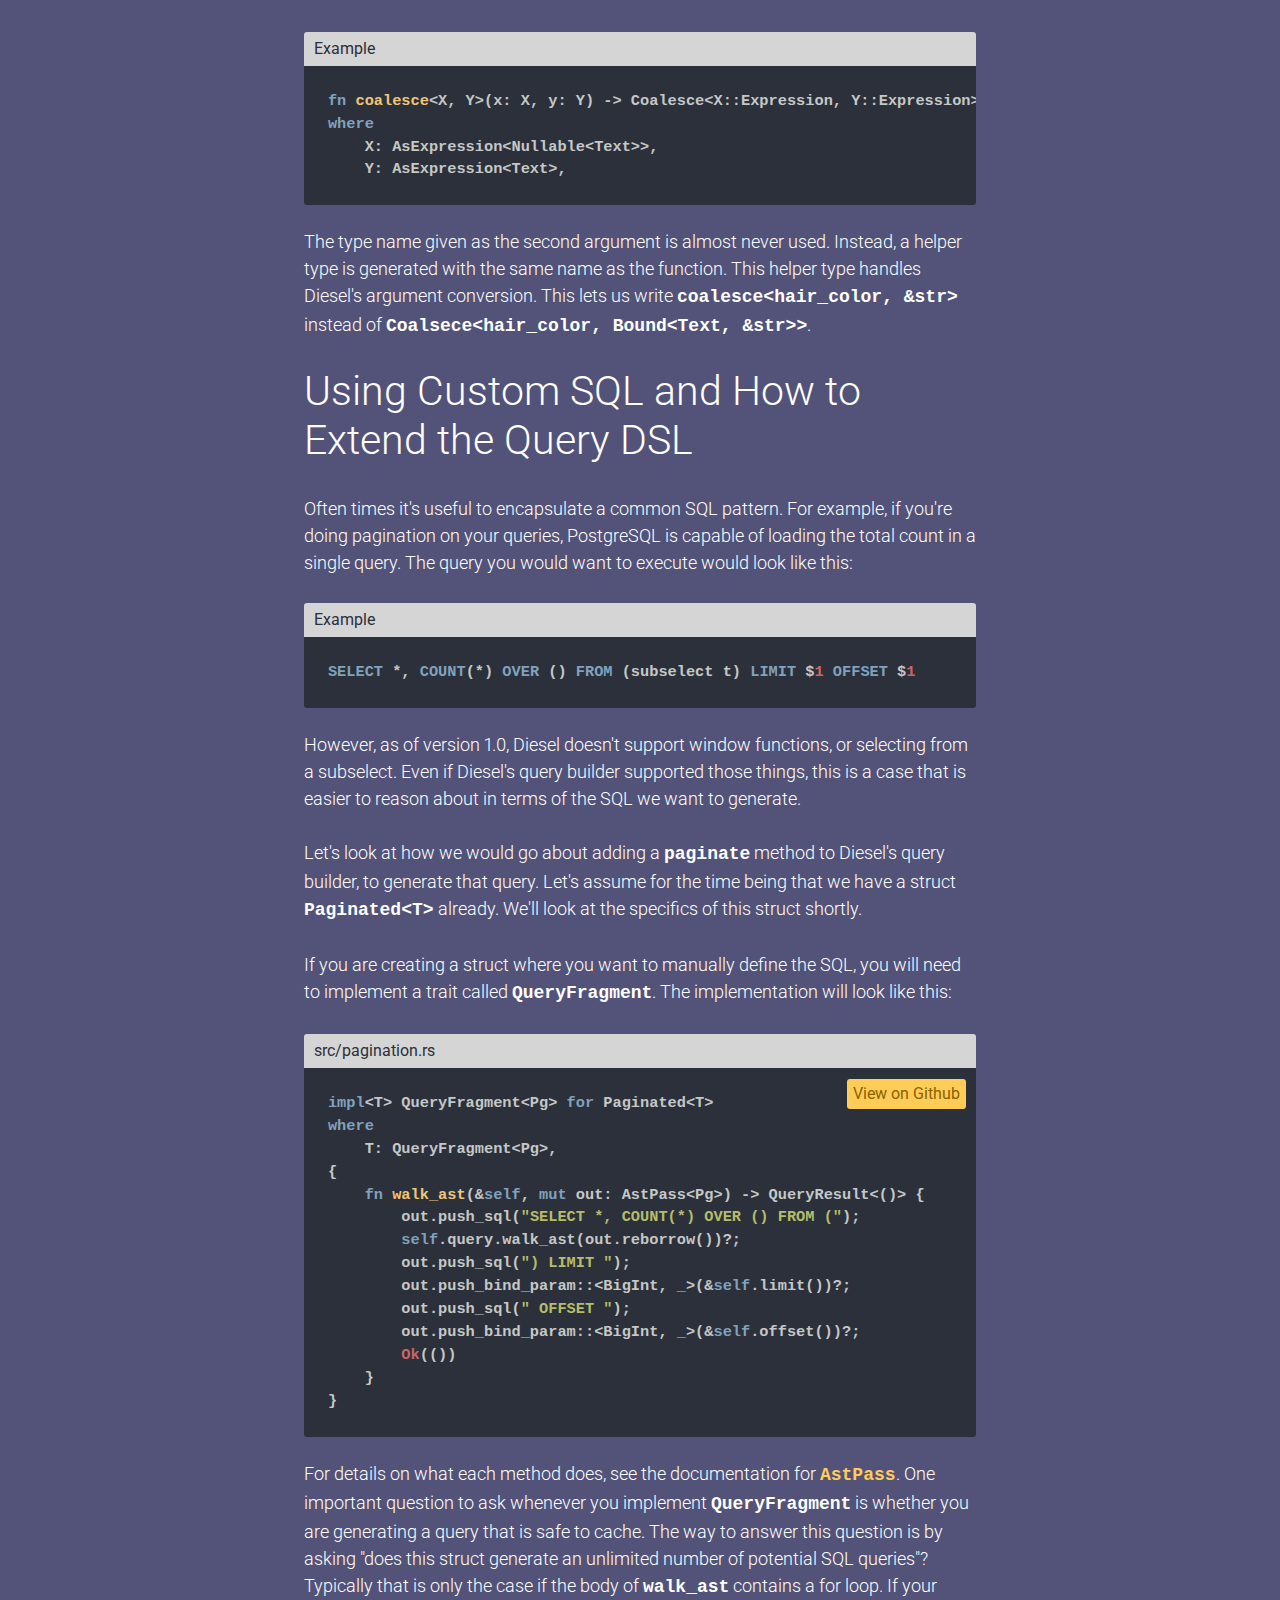
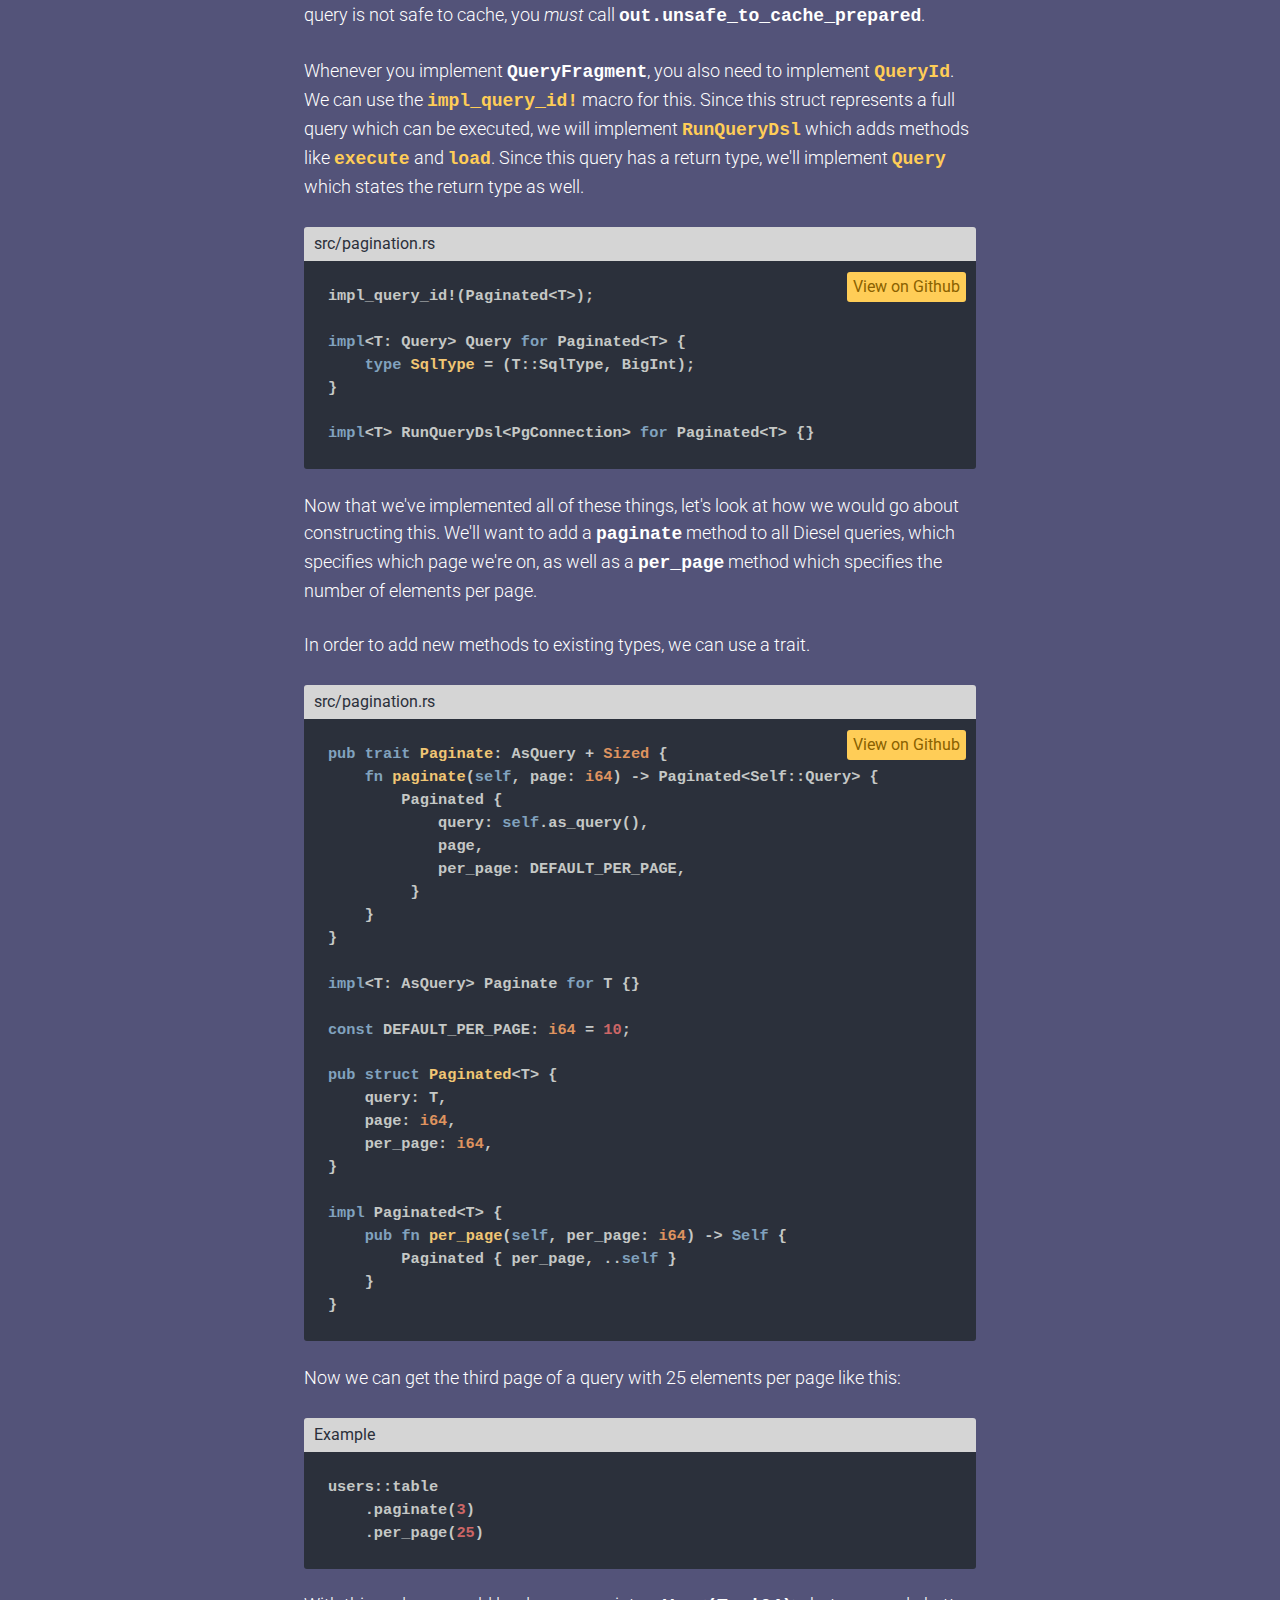
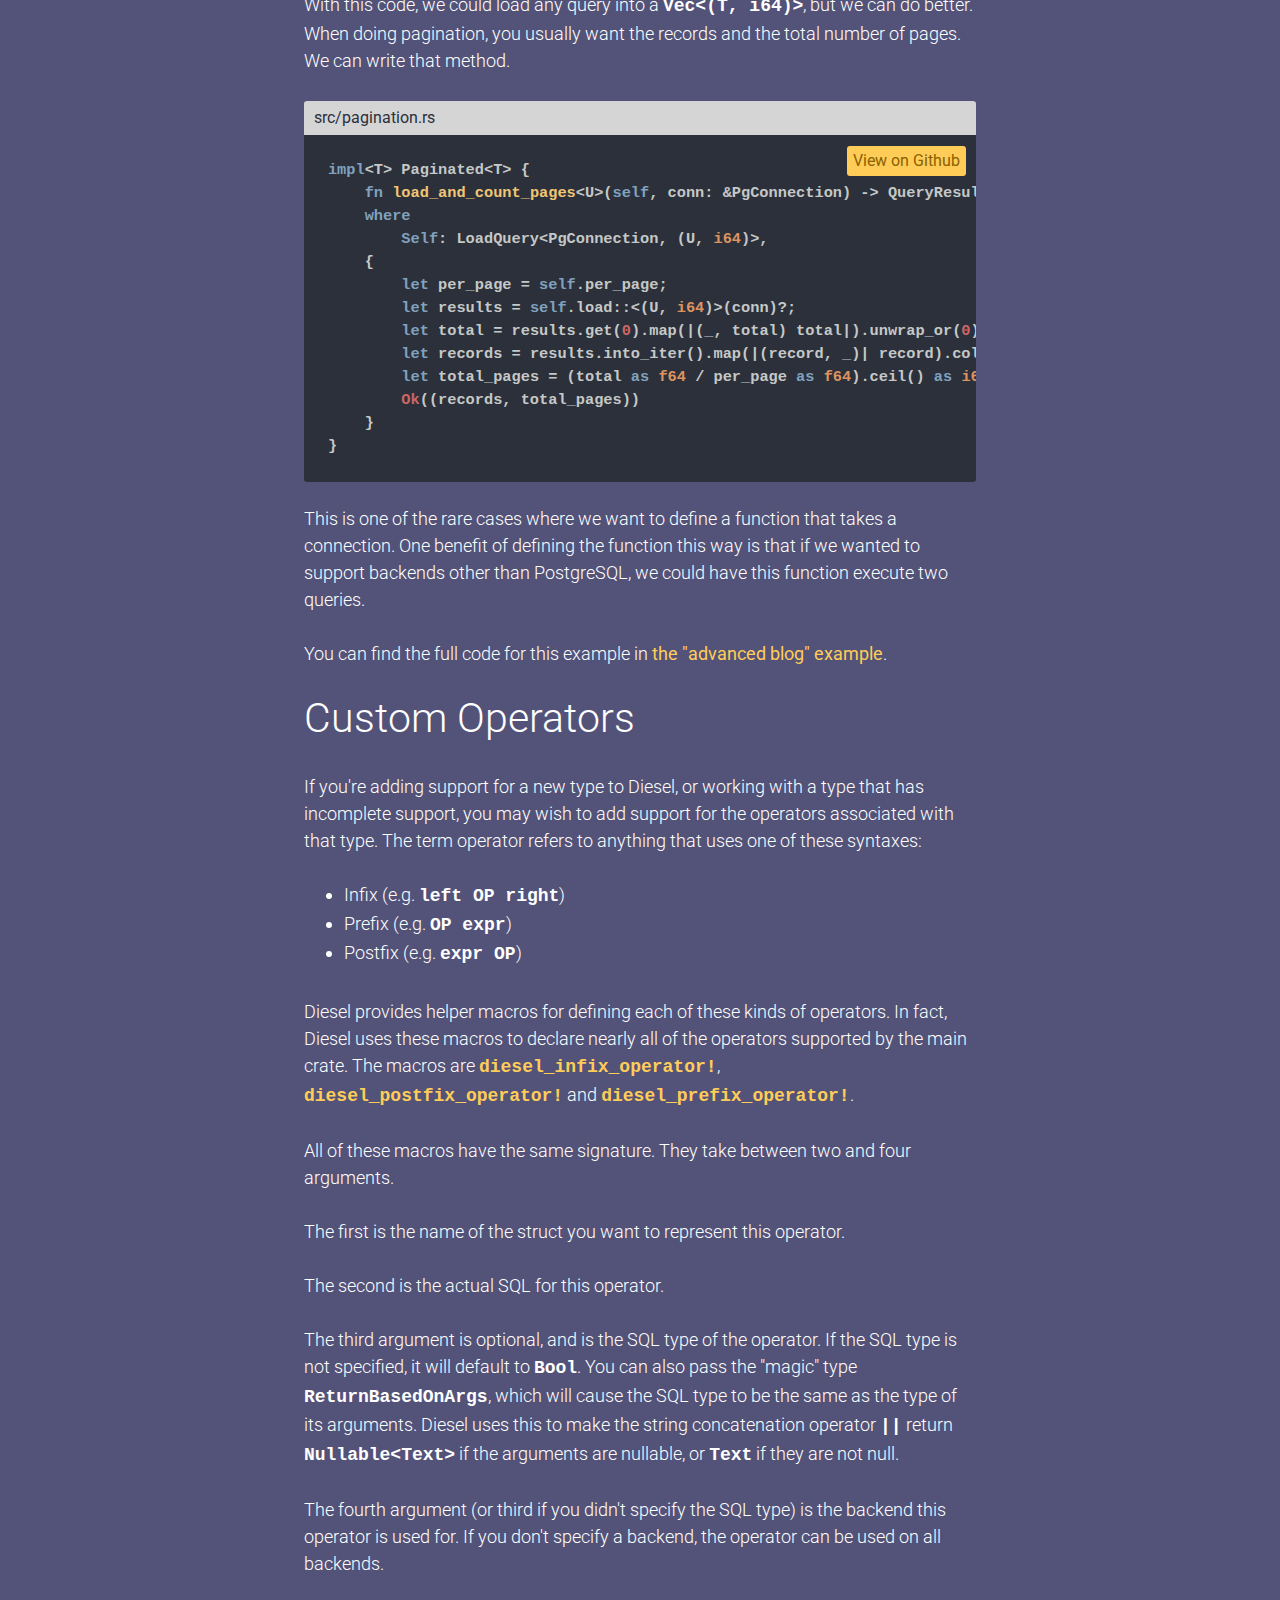
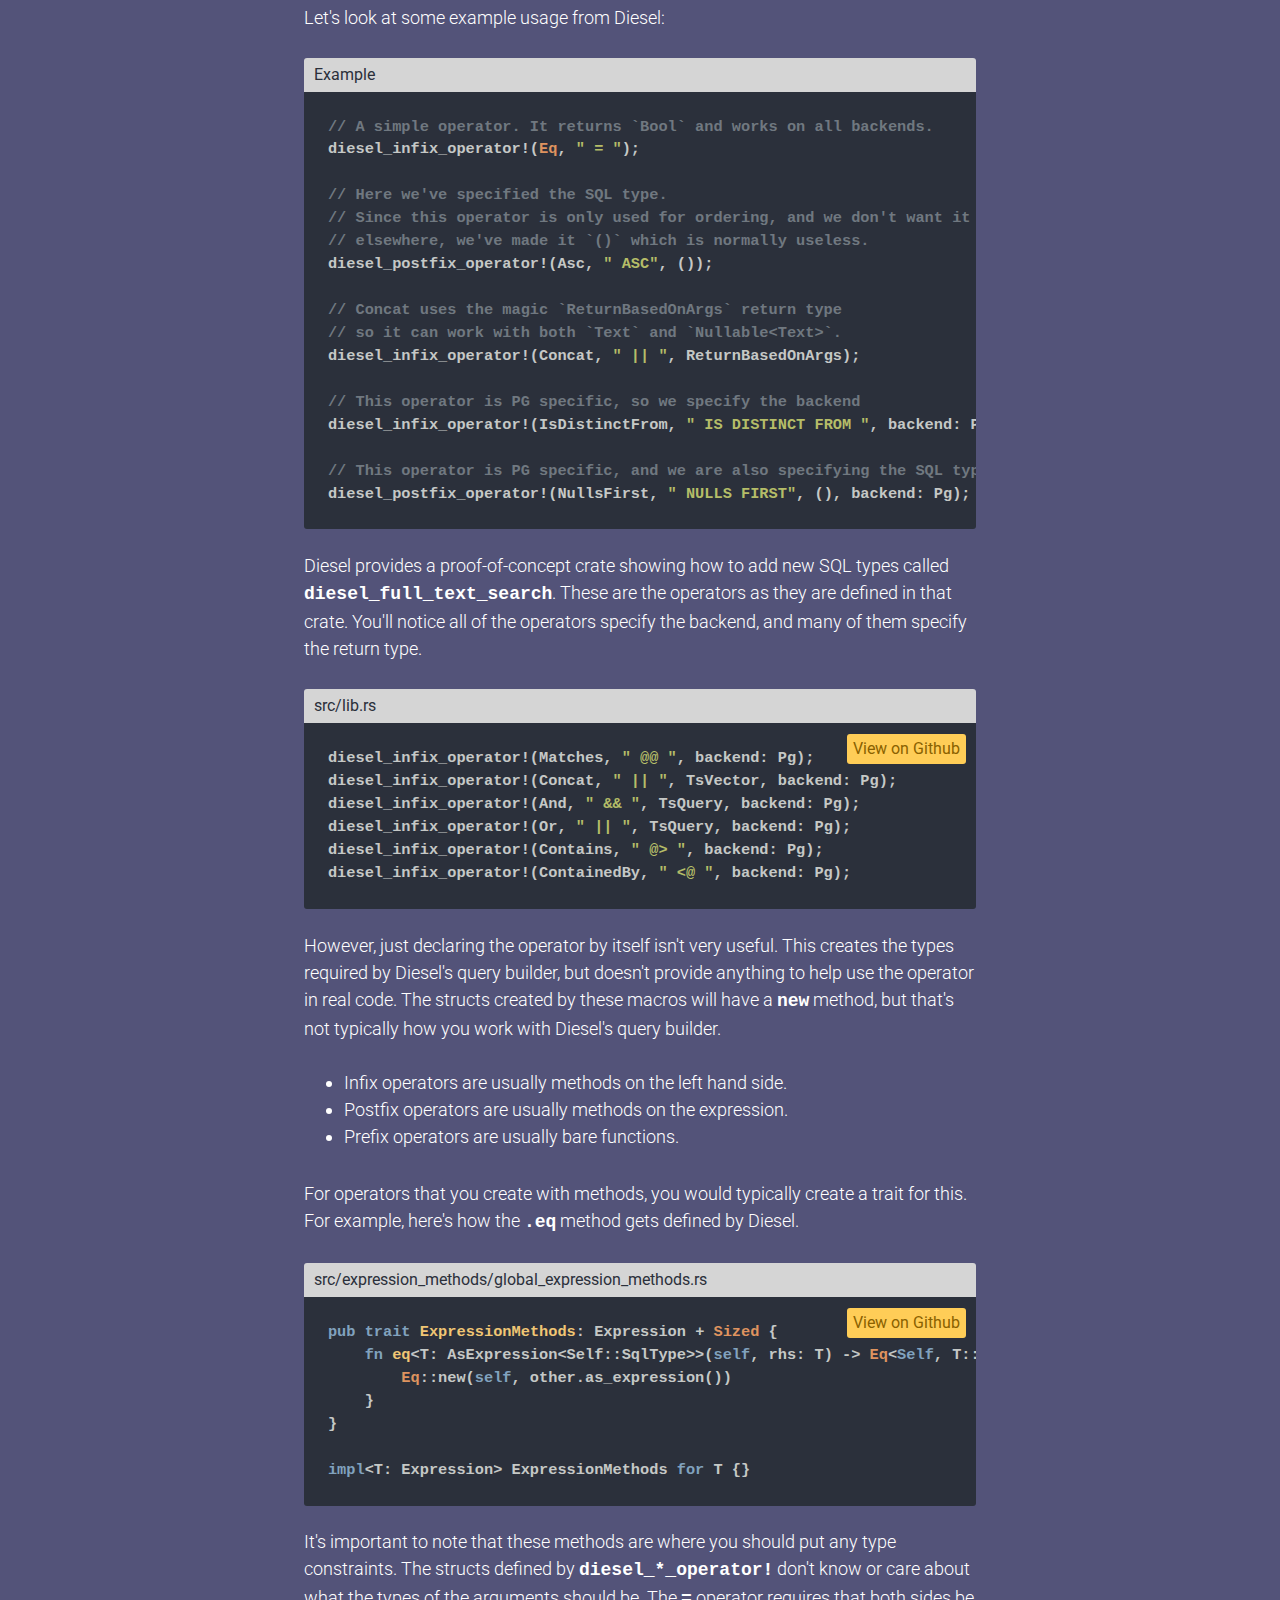
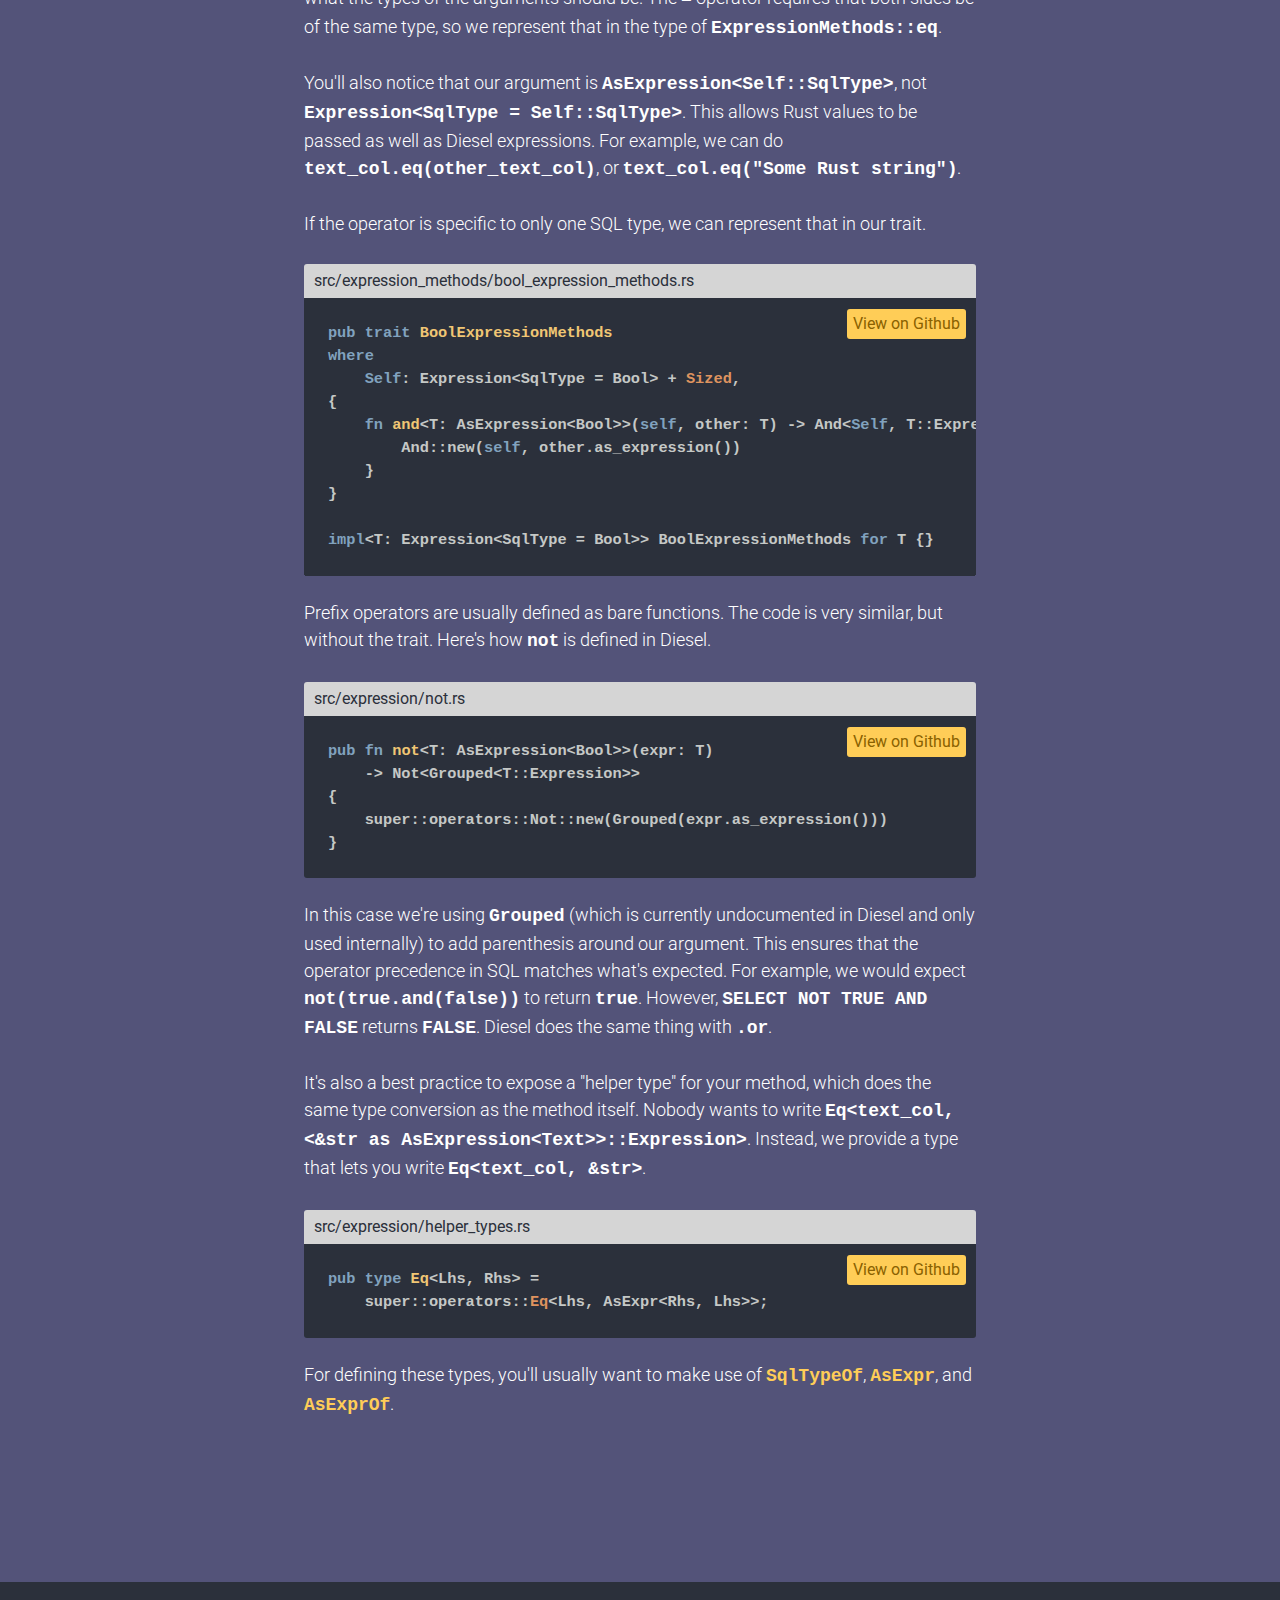
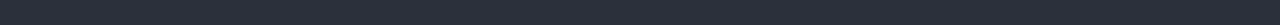
<file: guides/extending-diesel/index.html>
<!DOCTYPE html><html><head><meta charset="utf-8" /><meta ,="" content="IE=edge,chrom=1" http-equiv="X-UA-Compatible" /><meta content="width=device-width, initial-scale=1" name="viewport" /><title>Diesel</title><link href="https://fonts.googleapis.com/css?family=Roboto:400,300,300italic,400italic,100" rel="stylesheet" type="text/css" /><link href="http://diesel.rs/guides/extending-diesel/" rel="canonical" /><link href="../../assets/stylesheets/application.css" rel="stylesheet" /><link href="../../assets/stylesheets/hybrid.css" rel="stylesheet" /></head><body class="guides guides_extending-diesel guides_extending-diesel_index"><header class="main-header"><div class="content-wrapper"><h1><a href="/"><svg class='logo' height='76px' version='1.1' viewBox='0 0 187 76' width='187px' xmlns:sketch='http://www.bohemiancoding.com/sketch/ns' xmlns:xlink='http://www.w3.org/1999/xlink' xmlns='http://www.w3.org/2000/svg'>
<g fill-rule='evenodd' fill='none' id='Page-1' sketch:type='MSPage' stroke-width='1' stroke='none'>
<g id='Desktop-HD' sketch:type='MSArtboardGroup' transform='translate(-119.000000, -30.000000)'>
<g id='logo' sketch:type='MSLayerGroup' transform='translate(119.000000, 31.000000)'>
<g id='mark' sketch:type='MSShapeGroup' transform='translate(0.130247, 0.315216)'>
<g id='drop' transform='translate(72.929204, 51.710843)'>
<path d='M9.7807837,7.73987977 C9.7807837,10.2104926 7.78625402,12.2130607 5.3255584,12.2130607 C2.86486278,12.2130607 0.870333101,10.2104926 0.870333101,7.73987977 C0.870333101,5.26926692 5.3255584,0.395873804 5.3255584,0.395873804 C5.3255584,0.395873804 9.7807837,5.26926692 9.7807837,7.73987977' fill='#FDBD41' id='drop-fill'></path>
<path d='M9.7807837,7.73987977 C9.7807837,10.2104926 7.78625402,12.2130607 5.3255584,12.2130607 C2.86486278,12.2130607 0.870333101,10.2104926 0.870333101,7.73987977 C0.870333101,5.26926692 5.3255584,0.395873804 5.3255584,0.395873804 C5.3255584,0.395873804 9.7807837,5.26926692 9.7807837,7.73987977 L9.7807837,7.73987977 Z' id='drop-stroke' stroke-width='2.235' stroke='#000000'></path>
</g>
<g id='can'>
<path d='M79.275823,44.6326234 L80.2209163,43.6799527 C80.6090126,43.2880312 80.6090126,42.6541735 80.219415,42.2637594 L74.2643514,36.3027842 C74.0774346,36.1143604 73.8229575,36.0299465 73.5579711,36.0299465 L64.1791025,36.0299465 L64.1791025,39.0447273 L72.1842454,39.0447273 C72.4499825,39.0447273 72.7044595,39.2934467 72.892127,39.4826242 L77.8608104,44.5617761 C78.2511587,44.9544513 78.8854747,45.0260523 79.275823,44.6326234' fill='#FFFFFF' id='nozzle-fill'></path>
<path d='M79.275823,44.6326234 L80.2209163,43.6799527 C80.6090126,43.2880312 80.6090126,42.6541735 80.219415,42.2637594 L74.2643514,36.3027842 C74.0774346,36.1143604 73.8229575,36.0299465 73.5579711,36.0299465 L64.1791025,36.0299465 L64.1791025,39.0447273 L72.1842454,39.0447273 C72.4499825,39.0447273 72.7044595,39.2934467 72.892127,39.4826242 L77.8608104,44.5617761 C78.2511587,44.9544513 78.8854747,45.0260523 79.275823,44.6326234 L79.275823,44.6326234 Z' id='nozzle-stroke' stroke-width='2' stroke='#000000'></path>
<path d='M62.9549102,43.5800881 L63.0967868,31.4757433 L66.1257395,32.9755967 C66.3952299,33.123321 66.5626293,33.4082178 66.5596266,33.7164791 L66.495069,41.2926232 C66.4920663,41.6016382 66.320163,41.8835202 66.0476698,42.0259686 L62.9549102,43.5800881 Z' fill='#9B9B9B' id='attachement-fill'></path>
<path d='M62.9549102,43.5800881 L63.0967868,31.4757433 L66.1257395,32.9755967 C66.3952299,33.123321 66.5626293,33.4082178 66.5596266,33.7164791 L66.495069,41.2926232 C66.4920663,41.6016382 66.320163,41.8835202 66.0476698,42.0259686 L62.9549102,43.5800881 L62.9549102,43.5800881 Z' id='attachment-stroke' stroke-width='2.235' stroke='#000000'></path>
<path d='M57.3441789,25.3100644 C56.3690588,26.2891144 54.5156551,26.2793164 53.5232696,25.2829314 L38.2891765,9.98744111 C37.2967911,8.99105607 37.3838688,7.22665562 38.3582382,6.24760556 L38.5271389,6.07802415 C39.5022589,5.09972779 41.0936789,5.17886578 42.0860644,6.17525083 L57.3201575,21.4707411 C58.3125429,22.4671261 58.4881997,24.1614329 57.5130796,25.140483 L57.3441789,25.3100644 Z M62.9742024,45.1367701 L63.179886,22.3812049 C63.1783846,21.6380614 62.9066422,20.8843662 62.384176,20.3590407 L43.748798,1.64931119 C41.7662791,-0.341197814 38.467836,-0.295222407 36.485317,1.6952866 L2.35686493,35.9612849 C0.373595307,37.9517939 0.591289551,40.9997372 2.57380851,42.9902462 L30.81776,71.3480279 C32.8002789,73.3385369 35.853253,73.5744435 37.835772,71.5839345 L62.1732378,47.1483826 C62.6994573,46.6200423 62.9764544,45.8844358 62.9742024,45.1367701 L62.9742024,45.1367701 Z' fill='#FF2727' id='red-fill'></path>
<path d='M62.8151162,44.3834657 L62.8670115,37.9165376 L36.2319575,64.7024784 C35.0391186,65.9020746 33.1054561,65.9020746 31.9126172,64.7024784 L2.35413024,34.9765434 L2.1187213,35.213286 C0.107591965,37.2350519 0.107591965,40.5441526 2.1187213,42.5659185 L30.2985994,70.9054348 C32.3089767,72.9279572 35.599437,72.9279572 37.6098142,70.9054348 L61.9938173,46.3832971 C62.5210431,45.8530846 62.8166204,45.1337807 62.8151162,44.3834657' fill='#9B0000' id='shadow'></path>
<path d='M57.4628598,25.4292236 C56.4877397,26.4082737 54.5149795,26.2793918 53.522594,25.2830067 L38.2885009,9.98676279 C37.2961155,8.99037774 37.5025496,7.34581483 38.4769191,6.36676477 L38.6458198,6.19718336 C39.6209398,5.218887 41.0930033,5.17818745 42.0853888,6.1745725 L57.3202325,21.4700627 C58.312618,22.4664478 58.6068806,24.2805921 57.6317605,25.2596422 L57.4628598,25.4292236 L57.4628598,25.4292236 Z M63.1199074,22.4400685 C63.1184061,21.6976787 62.7881114,21.0027717 62.2648945,20.4781999 L43.6295166,1.76771671 C41.6469976,-0.222792299 38.5865168,-0.176063197 36.6039979,1.81444581 L2.47554583,36.0804441 C0.492276204,38.0709531 0.472008119,41.1181427 2.45452708,43.1086517 L30.6984785,71.4671871 C32.6809975,73.4576961 35.8533281,73.5745188 37.835847,71.5840098 L62.1733128,47.148458 C62.6995324,46.6201176 62.9757788,45.8837574 62.9742775,45.1368455 L63.1199074,22.4400685 Z' id='black-stroke' stroke-width='2.235' stroke='#000000'></path>
<path d='M31.379261,48.8214352 C31.6119686,49.0550807 31.8424242,49.195268 32.0683759,49.2404897 C32.2950781,49.2864651 32.5157751,49.2796819 32.7289653,49.2208937 C32.9429062,49.1628591 33.1440857,49.0580955 33.3317531,48.9088638 C33.5194206,48.7588785 33.6845679,48.6134153 33.8264445,48.4702132 L36.9349682,45.3491614 C37.3493379,44.9331217 37.7637077,44.6663136 38.1788281,44.5494908 C38.5924471,44.4319144 38.9812941,44.3934759 39.3438676,44.4319144 C39.7064411,44.4718602 40.0337332,44.5660721 40.3249931,44.7160575 C40.6162529,44.8652891 40.8399525,45.0047227 40.9953412,45.135112 L41.0538934,45.0763238 C40.9240276,44.9195552 40.7814003,44.6994762 40.6267623,44.413072 C40.470623,44.1274215 40.3730359,43.8018252 40.3347518,43.4377904 C40.2957169,43.0737557 40.3475131,42.6705287 40.4901404,42.2281097 C40.632017,41.7864443 40.943545,41.3244291 41.4224723,40.8435716 L44.3756073,37.8785347 C44.530996,37.7225198 44.6826313,37.5506773 44.8327652,37.3622535 C44.9813979,37.173076 45.0849903,36.9718394 45.1427919,36.7570362 C45.2013441,36.5429868 45.2073495,36.3221541 45.1623093,36.0937845 C45.1165184,35.8669222 44.9776445,35.6355378 44.7449369,35.4018923 L43.6962511,34.3482264 L45.8716922,32.1640177 L48.3383932,34.6406601 C48.5590902,34.8622465 48.752763,35.1682468 48.9216637,35.5579072 C49.0898137,35.9475676 49.1866501,36.3703906 49.2129236,36.8256225 C49.2384463,37.2808544 49.1701354,37.7586972 49.0087414,38.2591508 C48.8473474,38.7596044 48.5455781,39.2314176 48.1056856,39.6730829 L44.4529263,43.3405638 C44.1293876,43.6654064 43.9184494,44.0068303 43.8223637,44.3640818 C43.7240259,44.722087 43.6985032,45.0597425 43.744294,45.3785556 C43.7893342,45.6973686 43.8861706,45.9898024 44.0355539,46.2566105 C44.1841865,46.5226649 44.3365725,46.7344532 44.4919611,46.8904681 L42.8022034,48.587036 C42.6468148,48.4310211 42.4358765,48.278021 42.1708901,48.1287893 C41.905153,47.978804 41.6198985,47.8755477 41.3158772,47.8167595 C41.0111053,47.7579713 40.6905692,47.7677693 40.3542692,47.8461536 C40.0172184,47.9237842 39.7004358,48.112208 39.4024199,48.411425 L35.6333068,52.1957286 C35.1934143,52.637394 34.723495,52.9403794 34.2250502,53.1024239 C33.7258548,53.2652221 33.2499301,53.3330546 32.7972762,53.307429 C32.3438717,53.2818034 31.9227459,53.183823 31.5346496,53.0149953 C31.1458027,52.8454138 30.8417814,52.6509605 30.6210845,52.4293741 L28.1543835,49.9527317 L30.3298246,47.7677693 L31.379261,48.8214352 Z' fill='#9B0000' id='Fill-19'></path>
<path d='M36.07958,26.7010842 C35.8461217,26.466685 35.615666,26.3272514 35.3897144,26.2820297 C35.1622615,26.2360543 34.9423152,26.2428376 34.729125,26.3016258 C34.5151841,26.3596603 34.3147552,26.4636703 34.1270878,26.6136556 C33.9386697,26.7636409 33.767517,26.9158874 33.6121283,27.0719023 L30.6589933,30.0369392 C30.180066,30.5177967 29.7191547,30.8298265 29.2800129,30.9722749 C28.8393697,31.1162307 28.4377613,31.1682356 28.0751878,31.1290435 C27.7126143,31.090605 27.3883249,30.9926247 27.1045718,30.8366098 C26.8185666,30.6805949 26.599371,30.5373928 26.4439823,30.4070035 L26.3854301,30.4657917 C26.5145453,30.6218066 26.6534192,30.8464078 26.8028025,31.1388415 C26.9514351,31.4312753 27.0452688,31.7598864 27.0843037,32.1231675 C27.1233385,32.4879559 27.0843037,32.87837 26.9679499,33.2936561 C26.8508454,33.7096958 26.5858589,34.1264893 26.1714892,34.542529 L23.0629655,37.6628271 C22.9203383,37.8060292 22.7747083,37.9718422 22.6260757,38.160266 C22.4774431,38.3486898 22.3731,38.5506801 22.3152984,38.7654832 C22.2567462,38.9795326 22.2499901,39.2003653 22.295781,39.428735 C22.3408212,39.6555972 22.4804458,39.8869816 22.7139041,40.1206272 L23.7625898,41.1735393 L21.586398,43.3585017 L19.119697,40.8818593 C18.8990001,40.6602729 18.7053273,40.3542727 18.5364266,39.9646122 C18.3682766,39.5749518 18.2706895,39.1521288 18.2451667,38.6968969 C18.2196439,38.241665 18.2872042,37.7638223 18.4493489,37.2633687 C18.6107429,36.7621614 18.9125122,36.2911019 19.3524047,35.8486828 L23.1215178,32.0651329 C23.4195337,31.7659159 23.6064505,31.4471029 23.6852708,31.1094474 C23.7625898,30.771792 23.7723485,30.4499641 23.7137962,30.1432102 C23.655244,29.8379636 23.5516516,29.5515595 23.4030189,29.2855051 C23.2543863,29.018697 23.1087564,28.8144456 22.9661291,28.6712435 L24.6566375,26.9739219 C24.7985141,27.117124 25.0019456,27.2633409 25.2676827,27.4133262 C25.5334199,27.5625578 25.8246797,27.6605382 26.1422131,27.7050062 C26.4597464,27.7517353 26.7960465,27.725356 27.1526146,27.6273756 C27.5076814,27.530149 27.8484855,27.3191143 28.1720242,26.993518 L31.8247835,23.3267909 C32.264676,22.8843718 32.7345953,22.58214 33.2330401,22.4200955 C33.7314848,22.2572974 34.2074095,22.1894648 34.660814,22.2150904 C35.1142186,22.2407161 35.5353444,22.3386965 35.9234406,22.5075242 C36.3115369,22.6771056 36.6163089,22.871559 36.8370058,23.0931453 L39.3037068,25.5697878 L37.1282657,27.7539964 L36.07958,26.7010842 Z' fill='#9B0000' id='Fill-21'></path>
</g>
</g>
<path d='M100.843301,63.5962709 C100.843301,64.1939346 101.179487,64.5301205 101.77715,64.5301205 L108.575575,64.5301205 C109.061177,64.5301205 109.397363,64.3807046 109.733549,64.0445187 L111.003584,62.7744833 C111.33977,62.4382975 111.489186,62.1021116 111.489186,61.6165099 L111.489186,39.0547046 C111.489186,38.5691028 111.33977,38.2329169 111.003584,37.8967311 L109.733549,36.6266957 C109.397363,36.2905099 109.061177,36.1410939 108.575575,36.1410939 L101.77715,36.1410939 C101.179487,36.1410939 100.843301,36.4772798 100.843301,37.0749435 L100.843301,63.5962709 Z M107.156124,61.4670939 L104.429283,61.4670939 L104.429283,39.2041205 L107.156124,39.2041205 L107.903204,39.9512001 L107.903204,60.7200143 L107.156124,61.4670939 Z M122.428469,37.0749435 C122.428469,36.4772798 122.092283,36.1410939 121.494619,36.1410939 L119.776336,36.1410939 C119.178673,36.1410939 118.842487,36.4772798 118.842487,37.0749435 L118.842487,63.5962709 C118.842487,64.1939346 119.178673,64.5301205 119.776336,64.5301205 L121.494619,64.5301205 C122.092283,64.5301205 122.428469,64.1939346 122.428469,63.5962709 L122.428469,37.0749435 Z M138.821434,62.4009435 C138.821434,61.8032798 138.485248,61.4670939 137.887584,61.4670939 L133.479814,61.4670939 L133.479814,51.6803506 L137.140504,51.6803506 C137.738168,51.6803506 138.074354,51.3441647 138.074354,50.746501 L138.074354,49.5511736 C138.074354,48.9535099 137.738168,48.617324 137.140504,48.617324 L133.479814,48.617324 L133.479814,39.2041205 L137.812876,39.2041205 C138.41054,39.2041205 138.746726,38.8679346 138.746726,38.2702709 L138.746726,37.0749435 C138.746726,36.4772798 138.41054,36.1410939 137.812876,36.1410939 L130.827681,36.1410939 C130.230018,36.1410939 129.893832,36.4772798 129.893832,37.0749435 L129.893832,63.5962709 C129.893832,64.1939346 130.230018,64.5301205 130.827681,64.5301205 L137.887584,64.5301205 C138.485248,64.5301205 138.821434,64.1939346 138.821434,63.5962709 L138.821434,62.4009435 Z M155.214398,39.0547046 C155.214398,38.5691028 155.064982,38.2329169 154.728796,37.8967311 L153.458761,36.6266957 C153.122575,36.2905099 152.786389,36.1410939 152.300788,36.1410939 L148.154496,36.1410939 C147.668894,36.1410939 147.332708,36.2905099 146.996522,36.6266957 L145.726487,37.8967311 C145.390301,38.2329169 145.240885,38.5691028 145.240885,39.0547046 L145.240885,48.76674 C145.240885,49.2523417 145.390301,49.5885276 145.726487,49.9247134 L146.996522,51.1947488 C147.332708,51.5309346 147.668894,51.6803506 148.154496,51.6803506 L150.993398,51.6803506 L151.740478,52.4274302 L151.740478,60.7947223 L150.993398,61.5418019 L149.499239,61.5418019 L148.752159,60.7947223 L148.752159,57.2834479 C148.752159,56.6857842 148.415973,56.3495984 147.81831,56.3495984 L146.100027,56.3495984 C145.502363,56.3495984 145.166177,56.6857842 145.166177,57.2834479 L145.166177,61.6165099 C145.166177,62.1021116 145.315593,62.4382975 145.651779,62.7744833 L146.921814,64.0445187 C147.258,64.3807046 147.594186,64.5301205 148.079788,64.5301205 L152.41285,64.5301205 C152.898451,64.5301205 153.234637,64.3807046 153.570823,64.0445187 L154.840858,62.7744833 C155.177044,62.4382975 155.32646,62.1021116 155.32646,61.6165099 L155.32646,51.5309346 C155.32646,51.0453329 155.177044,50.709147 154.840858,50.3729612 L153.570823,49.1029258 C153.234637,48.76674 152.898451,48.617324 152.41285,48.617324 L149.573947,48.617324 L148.826867,47.8702444 L148.826867,39.8764922 L149.573947,39.1294125 L150.881336,39.1294125 L151.628416,39.8764922 L151.628416,43.4251205 C151.628416,44.0227842 151.964602,44.35897 152.562265,44.35897 L154.280549,44.35897 C154.878212,44.35897 155.214398,44.0227842 155.214398,43.4251205 L155.214398,39.0547046 Z M171.383239,62.4009435 C171.383239,61.8032798 171.047053,61.4670939 170.449389,61.4670939 L166.041619,61.4670939 L166.041619,51.6803506 L169.70231,51.6803506 C170.299973,51.6803506 170.636159,51.3441647 170.636159,50.746501 L170.636159,49.5511736 C170.636159,48.9535099 170.299973,48.617324 169.70231,48.617324 L166.041619,48.617324 L166.041619,39.2041205 L170.374681,39.2041205 C170.972345,39.2041205 171.308531,38.8679346 171.308531,38.2702709 L171.308531,37.0749435 C171.308531,36.4772798 170.972345,36.1410939 170.374681,36.1410939 L163.389487,36.1410939 C162.791823,36.1410939 162.455637,36.4772798 162.455637,37.0749435 L162.455637,63.5962709 C162.455637,64.1939346 162.791823,64.5301205 163.389487,64.5301205 L170.449389,64.5301205 C171.047053,64.5301205 171.383239,64.1939346 171.383239,63.5962709 L171.383239,62.4009435 Z M181.874274,61.4670939 L181.874274,37.0749435 C181.874274,36.4772798 181.538088,36.1410939 180.940425,36.1410939 L179.222142,36.1410939 C178.624478,36.1410939 178.288292,36.4772798 178.288292,37.0749435 L178.288292,63.5962709 C178.288292,64.1939346 178.624478,64.5301205 179.222142,64.5301205 L185.684381,64.5301205 C186.282044,64.5301205 186.61823,64.1939346 186.61823,63.5962709 L186.61823,62.4009435 C186.61823,61.8032798 186.282044,61.4670939 185.684381,61.4670939 L181.874274,61.4670939 Z' fill='#FFFFFF' id='DIESEL' sketch:type='MSShapeGroup'></path>
</g>
</g>
</g>
</svg>
</a></h1><nav class="header-nav"><ul><li class="nav-item"><a href="/guides">Guides</a></li><li class="nav-item"><a href="http://docs.diesel.rs">API Docs</a></li></ul></nav></div></header><section class="banner"><div class="content-wrapper"><div class="banner-wrapper"><h2 class="banner__heading">Extending Diesel's Query Builder</h2></div></div></section><main><section class="demo"><div class="content-wrapper"><div class="guide-wrapper"><p>Diesel provides a lot of capabilities out of the box.
However, it doesn't necessarily provide everything your app may want to use.
One of Diesel's greatest strengths
is that it can be extended to add new functionality.</p>

<p>In this guide we'll look at several ways to hook into Diesel's query builder,
both to add new capabilities,
and to introduce new abstractions.</p>

<p>This guide is only going to cover extending the query builder.
How to add support for new SQL types will be covered in a future guide.</p>

<h2 id="sqlfunction"><code>sql_function!</code></h2>

<p>The easiest and most common way to extend Diesel's query builder
is by declaring a new SQL function.
This can be used for functions defined by your database,
or for built-in functions that Diesel doesn't support out of the box.</p>

<p>Functions in SQL often have multiple signatures,
making them difficult or impossible to represent in Rust.
Because of this, Diesel only provides support for a small number
of built-in SQL functions.
Consider <code>COALESCE</code>.
This function can take any number of arguments,
and its return type changes based on whether any arguments are <code>NOT NULL</code>.
While we can't easily represent that in Rust,
we can use <code>sql_function!</code> to declare it with the exact signature we're using.</p>
<div class="demo__example"><div class="demo__example-browser"><div class="browser-bar">Example</div><pre class="demo__example-snippet"><code>use diesel::types::{Nullable, Text};
sql_function!(coalesce, Coalesce, (x: Nullable&lt;Text&gt;, y: Text) -&gt; Text);

users.select(coalesce(hair_color, "blue"))</code></pre></div></div><p>As this example shows,
<code>sql_function!</code> converts its argument like other parts of the query builder.
This means that the generated function can take both Diesel expressions,
and Rust values to be sent with the query.</p>

<p>The macro takes three arguments:</p>

<ul>
  <li>A function name</li>
  <li>A type name</li>
  <li>A type signature</li>
</ul>

<p>The type signature uses the same syntax as a normal Rust function.
However, the types given are SQL types,
not concrete Rust types.
This is what allows us to pass both columns and Rust strings.
If we defined this function manually, it would look like this:</p>
<div class="demo__example"><div class="demo__example-browser"><div class="browser-bar">Example</div><pre class="demo__example-snippet"><code>fn coalesce&lt;X, Y&gt;(x: X, y: Y) -&gt; Coalesce&lt;X::Expression, Y::Expression&gt;
where
    X: AsExpression&lt;Nullable&lt;Text&gt;&gt;,
    Y: AsExpression&lt;Text&gt;,</code></pre></div></div><p>The type name given as the second argument is almost never used.
Instead, a helper type is generated with the same name as the function.
This helper type handles Diesel's argument conversion.
This lets us write <code>coalesce&lt;hair_color, &amp;str&gt;</code>
instead of <code>Coalsece&lt;hair_color, Bound&lt;Text, &amp;str&gt;&gt;</code>.</p>

<h2 id="using-custom-sql-and-how-to-extend-the-query-dsl">Using Custom SQL and How to Extend the Query DSL</h2>

<p>Often times it's useful to encapsulate a common SQL pattern.
For example, if you're doing pagination on your queries,
PostgreSQL is capable of loading the total count in a single query.
The query you would want to execute would look like this:</p>
<div class="demo__example"><div class="demo__example-browser"><div class="browser-bar">Example</div><pre class="demo__example-snippet"><code>SELECT *, COUNT(*) OVER () FROM (subselect t) LIMIT $1 OFFSET $1</code></pre></div></div><p>However, as of version 1.0,
Diesel doesn't support window functions, or selecting from a subselect.
Even if Diesel's query builder supported those things,
this is a case that is easier to reason about in terms of the SQL we want to
generate.</p>

<p>Let's look at how we would go about adding a <code>paginate</code> method to Diesel's query
builder, to generate that query.
Let's assume for the time being that we have a struct <code>Paginated&lt;T&gt;</code> already.
We'll look at the specifics of this struct shortly.</p>

<p>If you are creating a struct where you want to manually define the SQL,
you will need to implement a trait called <code>QueryFragment</code>.
The implementation will look like this:</p>
<div class="demo__example"><div class="demo__example-browser"><div class="browser-bar">src/pagination.rs</div><a class="btn-demo-example" href="https://github.com/diesel-rs/diesel/tree/v1.0.0/examples/postgres/advanced-blog-cli/src/pagination.rs#L55-L69">View on Github</a><pre class="demo__example-snippet"><code>impl&lt;T&gt; QueryFragment&lt;Pg&gt; for Paginated&lt;T&gt;
where
    T: QueryFragment&lt;Pg&gt;,
{
    fn walk_ast(&self, mut out: AstPass&lt;Pg&gt;) -&gt; QueryResult&lt;()&gt; {
        out.push_sql("SELECT *, COUNT(*) OVER () FROM (");
        self.query.walk_ast(out.reborrow())?;
        out.push_sql(") LIMIT ");
        out.push_bind_param::&lt;BigInt, _&gt;(&self.limit())?;
        out.push_sql(" OFFSET ");
        out.push_bind_param::&lt;BigInt, _&gt;(&self.offset())?;
        Ok(())
    }
}</code></pre></div></div><p>For details on what each method does,
see the documentation for <a href="//docs.diesel.rs/diesel/query_builder/struct.AstPass.html"><code>AstPass</code></a>.
One important question to ask whenever you implement <code>QueryFragment</code>
is whether you are generating a query that is safe to cache.
The way to answer this question is by asking
"does this struct generate an unlimited number of potential SQL queries"?
Typically that is only the case if the body of <code>walk_ast</code> contains a for loop.
If your query is not safe to cache, you <em>must</em> call
<code>out.unsafe_to_cache_prepared</code>.</p>

<p>Whenever you implement <code>QueryFragment</code>, you also need to implement <a href="//docs.diesel.rs/diesel/query_builder/trait.QueryId.html"><code>QueryId</code></a>.
We can use the <a href="//docs.diesel.rs/diesel/macro.impl_query_id.html"><code>impl_query_id!</code></a> macro for this.
Since this struct represents a full query which can be executed,
we will implement <a href="//docs.diesel.rs/diesel/query_dsl/trait.RunQueryDsl.html"><code>RunQueryDsl</code></a> which adds methods like <a href="//docs.diesel.rs/diesel/query_dsl/trait.RunQueryDsl.html#method.execute"><code>execute</code></a> and <a href="//docs.diesel.rs/diesel/query_dsl/trait.RunQueryDsl.html#method.load"><code>load</code></a>.
Since this query has a return type,
we'll implement <a href="//docs.diesel.rs/diesel/query_builder/trait.Query.html"><code>Query</code></a> which states the return type as well.</p>

<div class="demo__example"><div class="demo__example-browser"><div class="browser-bar">src/pagination.rs</div><a class="btn-demo-example" href="https://github.com/diesel-rs/diesel/tree/v1.0.0/examples/postgres/advanced-blog-cli/src/pagination.rs#L47-L53">View on Github</a><pre class="demo__example-snippet"><code>impl_query_id!(Paginated&lt;T&gt;);

impl&lt;T: Query&gt; Query for Paginated&lt;T&gt; {
    type SqlType = (T::SqlType, BigInt);
}

impl&lt;T&gt; RunQueryDsl&lt;PgConnection&gt; for Paginated&lt;T&gt; {}</code></pre></div></div><p>Now that we've implemented all of these things,
let's look at how we would go about constructing this.
We'll want to add a <code>paginate</code> method to all Diesel queries,
which specifies which page we're on,
as well as a <code>per_page</code> method which specifies the number of elements per page.</p>

<p>In order to add new methods to existing types, we can use a trait.</p>
<div class="demo__example"><div class="demo__example-browser"><div class="browser-bar">src/pagination.rs</div><a class="btn-demo-example" href="https://github.com/diesel-rs/diesel/tree/v1.0.0/examples/postgres/advanced-blog-cli/src/pagination.rs#L7-L32">View on Github</a><pre class="demo__example-snippet"><code>pub trait Paginate: AsQuery + Sized {
    fn paginate(self, page: i64) -&gt; Paginated&lt;Self::Query&gt; {
        Paginated {
            query: self.as_query(),
            page,
            per_page: DEFAULT_PER_PAGE,
         }
    }
}

impl&lt;T: AsQuery&gt; Paginate for T {}

const DEFAULT_PER_PAGE: i64 = 10;

pub struct Paginated&lt;T&gt; {
    query: T,
    page: i64,
    per_page: i64,
}

impl Paginated&lt;T&gt; {
    pub fn per_page(self, per_page: i64) -&gt; Self {
        Paginated { per_page, ..self }
    }
}</code></pre></div></div><p>Now we can get the third page of a query with 25 elements per page like this:</p>
<div class="demo__example"><div class="demo__example-browser"><div class="browser-bar">Example</div><pre class="demo__example-snippet"><code>users::table
    .paginate(3)
    .per_page(25)</code></pre></div></div><p>With this code,
we could load any query into a <code>Vec&lt;(T, i64)&gt;</code>,
but we can do better.
When doing pagination,
you usually want the records and the total number of pages.
We can write that method.</p>
<div class="demo__example"><div class="demo__example-browser"><div class="browser-bar">src/pagination.rs</div><a class="btn-demo-example" href="https://github.com/diesel-rs/diesel/tree/v1.0.0/examples/postgres/advanced-blog-cli/src/pagination.rs#L34-L44">View on Github</a><pre class="demo__example-snippet"><code>impl&lt;T&gt; Paginated&lt;T&gt; {
    fn load_and_count_pages&lt;U&gt;(self, conn: &PgConnection) -&gt; QueryResult&lt;(Vec&lt;U&gt;, i64)
    where
        Self: LoadQuery&lt;PgConnection, (U, i64)&gt;,
    {
        let per_page = self.per_page;
        let results = self.load::&lt;(U, i64)&gt;(conn)?;
        let total = results.get(0).map(|(_, total) total|).unwrap_or(0);
        let records = results.into_iter().map(|(record, _)| record).collect();
        let total_pages = (total as f64 / per_page as f64).ceil() as i64;
        Ok((records, total_pages))
    }
}</code></pre></div></div><p>This is one of the rare cases where we want to define a function that takes a
connection.
One benefit of defining the function this way
is that if we wanted to support backends other than PostgreSQL,
we could have this function execute two queries.</p>

<p>You can find the full code for this example in <a href="https://github.com/diesel-rs/diesel/tree/v1.0.0/examples/postgres/advanced-blog-cli">the "advanced blog" example</a>.</p>

<h2 id="custom-operators">Custom Operators</h2>

<p>If you're adding support for a new type to Diesel,
or working with a type that has incomplete support,
you may wish to add support for the operators associated with that type.
The term operator refers to anything that uses one of these syntaxes:</p>

<ul>
  <li>Infix (e.g. <code>left OP right</code>)</li>
  <li>Prefix (e.g. <code>OP expr</code>)</li>
  <li>Postfix (e.g. <code>expr OP</code>)</li>
</ul>

<p>Diesel provides helper macros for defining each of these kinds of operators.
In fact, Diesel uses these macros to declare nearly all of the operators
supported by the main crate.
The macros are
<a href="(//docs.diesel.rs/diesel/macro.diesel_infix_operator.html)"><code>diesel_infix_operator!</code></a>, <a href="(//docs.diesel.rs/diesel/macro.diesel_postfix_operator.html)"><code>diesel_postfix_operator!</code></a> and
<a href="(//docs.diesel.rs/diesel/macro.diesel_prefix_operator.html)"><code>diesel_prefix_operator!</code></a>.</p>

<p>All of these macros have the same signature.
They take between two and four arguments.</p>

<p>The first is the name of the struct you want to represent this operator.</p>

<p>The second is the actual SQL for this operator.</p>

<p>The third argument is optional, and is the SQL type of the operator.
If the SQL type is not specified, it will default to <code>Bool</code>.
You can also pass the "magic" type <code>ReturnBasedOnArgs</code>,
which will cause the SQL type to be the same as the type of its arguments.
Diesel uses this to make the string concatenation operator <code>||</code>
return <code>Nullable&lt;Text&gt;</code> if the arguments are nullable,
or <code>Text</code> if they are not null.</p>

<p>The fourth argument (or third if you didn't specify the SQL type)
is the backend this operator is used for.
If you don't specify a backend,
the operator can be used on all backends.</p>

<p>Let's look at some example usage from Diesel:</p>
<div class="demo__example"><div class="demo__example-browser"><div class="browser-bar">Example</div><pre class="demo__example-snippet"><code>// A simple operator. It returns `Bool` and works on all backends.
diesel_infix_operator!(Eq, " = ");

// Here we've specified the SQL type.
// Since this operator is only used for ordering, and we don't want it used
// elsewhere, we've made it `()` which is normally useless.
diesel_postfix_operator!(Asc, " ASC", ());

// Concat uses the magic `ReturnBasedOnArgs` return type
// so it can work with both `Text` and `Nullable&lt;Text&gt;`.
diesel_infix_operator!(Concat, " || ", ReturnBasedOnArgs);

// This operator is PG specific, so we specify the backend
diesel_infix_operator!(IsDistinctFrom, " IS DISTINCT FROM ", backend: Pg);

// This operator is PG specific, and we are also specifying the SQL type.
diesel_postfix_operator!(NullsFirst, " NULLS FIRST", (), backend: Pg);</code></pre></div></div><p>Diesel provides a proof-of-concept crate showing how to add new SQL types called
<code>diesel_full_text_search</code>.
These are the operators as they are defined in that crate.
You'll notice all of the operators specify the backend,
and many of them specify the return type.</p>
<div class="demo__example"><div class="demo__example-browser"><div class="browser-bar">src/lib.rs</div><a class="btn-demo-example" href="https://github.com/diesel-rs/diesel_full_text_search/blob/27b9946831caa8b08177c1818a50cb7f0563c9c0/src/lib.rs#L57-L62">View on Github</a><pre class="demo__example-snippet"><code>diesel_infix_operator!(Matches, " @@ ", backend: Pg);
diesel_infix_operator!(Concat, " || ", TsVector, backend: Pg);
diesel_infix_operator!(And, " && ", TsQuery, backend: Pg);
diesel_infix_operator!(Or, " || ", TsQuery, backend: Pg);
diesel_infix_operator!(Contains, " @&gt; ", backend: Pg);
diesel_infix_operator!(ContainedBy, " &lt;@ ", backend: Pg);</code></pre></div></div><p>However, just declaring the operator by itself isn't very useful.
This creates the types required by Diesel's query builder,
but doesn't provide anything to help use the operator in real code.
The structs created by these macros will have a <code>new</code> method,
but that's not typically how you work with Diesel's query builder.</p>

<ul>
  <li>Infix operators are usually methods on the left hand side.</li>
  <li>Postfix operators are usually methods on the expression.</li>
  <li>Prefix operators are usually bare functions.</li>
</ul>

<p>For operators that you create with methods,
you would typically create a trait for this.
For example, here's how the <code>.eq</code> method gets defined by Diesel.</p>
<div class="demo__example"><div class="demo__example-browser"><div class="browser-bar">src/expression_methods/global_expression_methods.rs</div><a class="btn-demo-example" href="https://github.com/diesel-rs/diesel/tree/v1.0.0/diesel/src/expression_methods/global_expression_methods.rs">View on Github</a><pre class="demo__example-snippet"><code>pub trait ExpressionMethods: Expression + Sized {
    fn eq&lt;T: AsExpression&lt;Self::SqlType&gt;&gt;(self, rhs: T) -&gt; Eq&lt;Self, T::Expression&gt; {
        Eq::new(self, other.as_expression())
    }
}

impl&lt;T: Expression&gt; ExpressionMethods for T {}</code></pre></div></div><p>It's important to note that these methods are where you should put any type
constraints.
The structs defined by <code>diesel_*_operator!</code> don't know or care about what the
types of the arguments should be.
The <code>=</code> operator requires that both sides be of the same type,
so we represent that in the type of <code>ExpressionMethods::eq</code>.</p>

<p>You'll also notice that our argument is
<code>AsExpression&lt;Self::SqlType&gt;</code>,
not <code>Expression&lt;SqlType = Self::SqlType&gt;</code>.
This allows Rust values to be passed as well as Diesel expressions.
For example, we can do <code>text_col.eq(other_text_col)</code>,
or <code>text_col.eq("Some Rust string")</code>.</p>

<p>If the operator is specific to only one SQL type,
we can represent that in our trait.</p>
<div class="demo__example"><div class="demo__example-browser"><div class="browser-bar">src/expression_methods/bool_expression_methods.rs</div><a class="btn-demo-example" href="https://github.com/diesel-rs/diesel/tree/v1.0.0/diesel/src/expression_methods/bool_expression_methods.rs">View on Github</a><pre class="demo__example-snippet"><code>pub trait BoolExpressionMethods
where
    Self: Expression&lt;SqlType = Bool&gt; + Sized,
{
    fn and&lt;T: AsExpression&lt;Bool&gt;&gt;(self, other: T) -&gt; And&lt;Self, T::Expression&gt; {
        And::new(self, other.as_expression())
    }
}

impl&lt;T: Expression&lt;SqlType = Bool&gt;&gt; BoolExpressionMethods for T {}</code></pre></div></div><p>Prefix operators are usually defined as bare functions.
The code is very similar, but without the trait.
Here's how <code>not</code> is defined in Diesel.</p>
<div class="demo__example"><div class="demo__example-browser"><div class="browser-bar">src/expression/not.rs</div><a class="btn-demo-example" href="https://github.com/diesel-rs/diesel/tree/v1.0.0/diesel/src/expression/not.rs#L27-L29">View on Github</a><pre class="demo__example-snippet"><code>pub fn not&lt;T: AsExpression&lt;Bool&gt;&gt;(expr: T)
    -&gt; Not&lt;Grouped&lt;T::Expression&gt;&gt;
{
    super::operators::Not::new(Grouped(expr.as_expression()))
}</code></pre></div></div><p>In this case we're using <code>Grouped</code>
(which is currently undocumented in Diesel and only used internally)
to add parenthesis around our argument.
This ensures that the operator precedence in SQL matches what's expected.
For example, we would expect <code>not(true.and(false))</code> to return <code>true</code>.
However, <code>SELECT NOT TRUE AND FALSE</code> returns <code>FALSE</code>.
Diesel does the same thing with <code>.or</code>.</p>

<p>It's also a best practice to expose a "helper type" for your method,
which does the same type conversion as the method itself.
Nobody wants to write <code>Eq&lt;text_col, &lt;&amp;str as AsExpression&lt;Text&gt;&gt;::Expression&gt;</code>.
Instead, we provide a type that lets you write <code>Eq&lt;text_col, &amp;str&gt;</code>.</p>
<div class="demo__example"><div class="demo__example-browser"><div class="browser-bar">src/expression/helper_types.rs</div><a class="btn-demo-example" href="https://github.com/diesel-rs/diesel/tree/v1.0.0/diesel/src/expression/helper_types.rs#L18">View on Github</a><pre class="demo__example-snippet"><code>pub type Eq&lt;Lhs, Rhs&gt; =
    super::operators::Eq&lt;Lhs, AsExpr&lt;Rhs, Lhs&gt;&gt;;</code></pre></div></div><p>For defining these types,
you'll usually want to make use of <a href="//docs.diesel.rs/diesel/helper_types/type.SqlTypeOf.html"><code>SqlTypeOf</code></a>, <a href="//docs.diesel.rs/diesel/helper_types/type.AsExpr.html"><code>AsExpr</code></a>, and <a href="//docs.diesel.rs/diesel/helper_types/type.AsExprOf.html"><code>AsExprOf</code></a>.</p>

</div></div></section></main><footer><div class="content-wrapper"><p>Copyright &copy; 2015-2018 Sean Griffin</p></div></footer><script src="https://code.jquery.com/jquery-2.1.1.min.js"></script><script src="../../assets/javascripts/application.js"></script><script src="../../assets/javascripts/highlight.pack.js"></script><script src="../../assets/javascripts/vertical-tabs.js"></script><script>hljs.initHighlightingOnLoad();</script><script>(function(i,s,o,g,r,a,m){i['GoogleAnalyticsObject']=r;i[r]=i[r]||function(){
(i[r].q=i[r].q||[]).push(arguments)},i[r].l=1*new Date();a=s.createElement(o),
m=s.getElementsByTagName(o)[0];a.async=1;a.src=g;m.parentNode.insertBefore(a,m)
})(window,document,'script','//www.google-analytics.com/analytics.js','ga');

ga('create', 'UA-73402127-1', 'auto');
ga('send', 'pageview');</script></body></html>
</file>
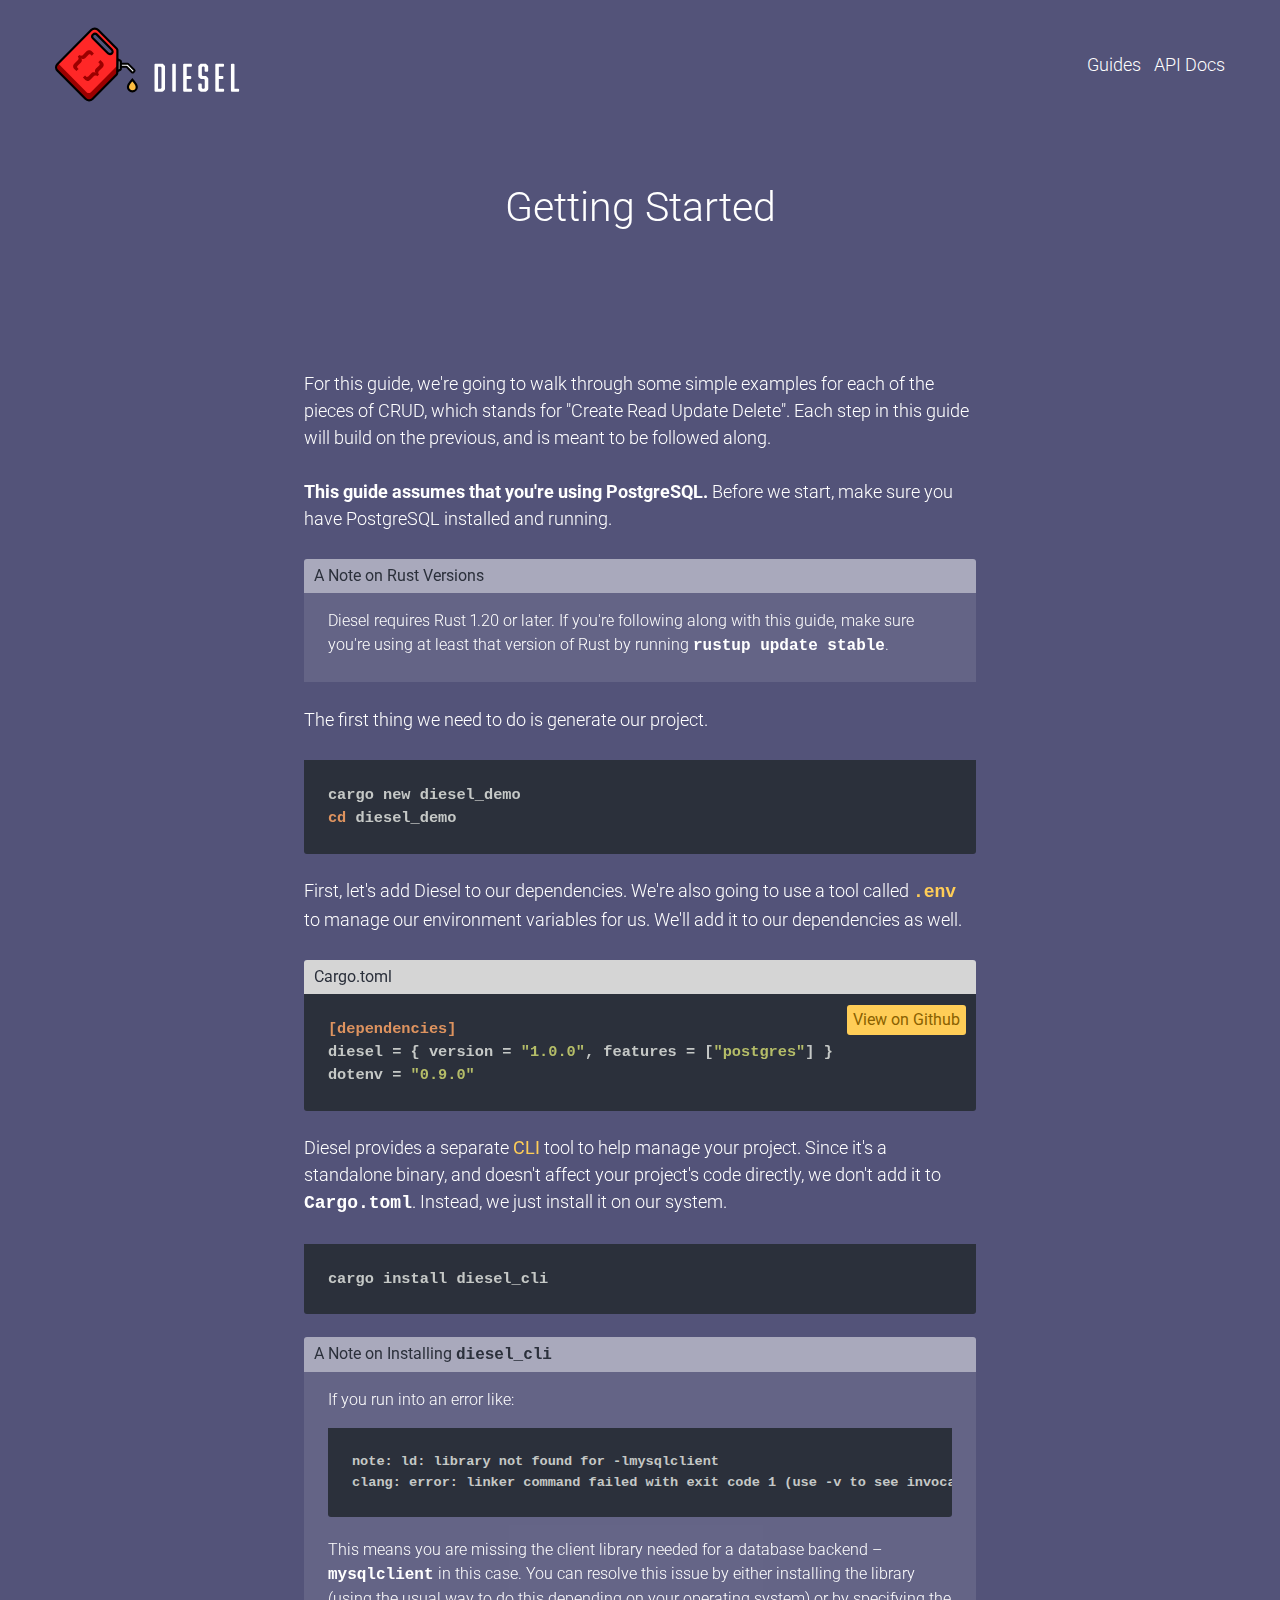
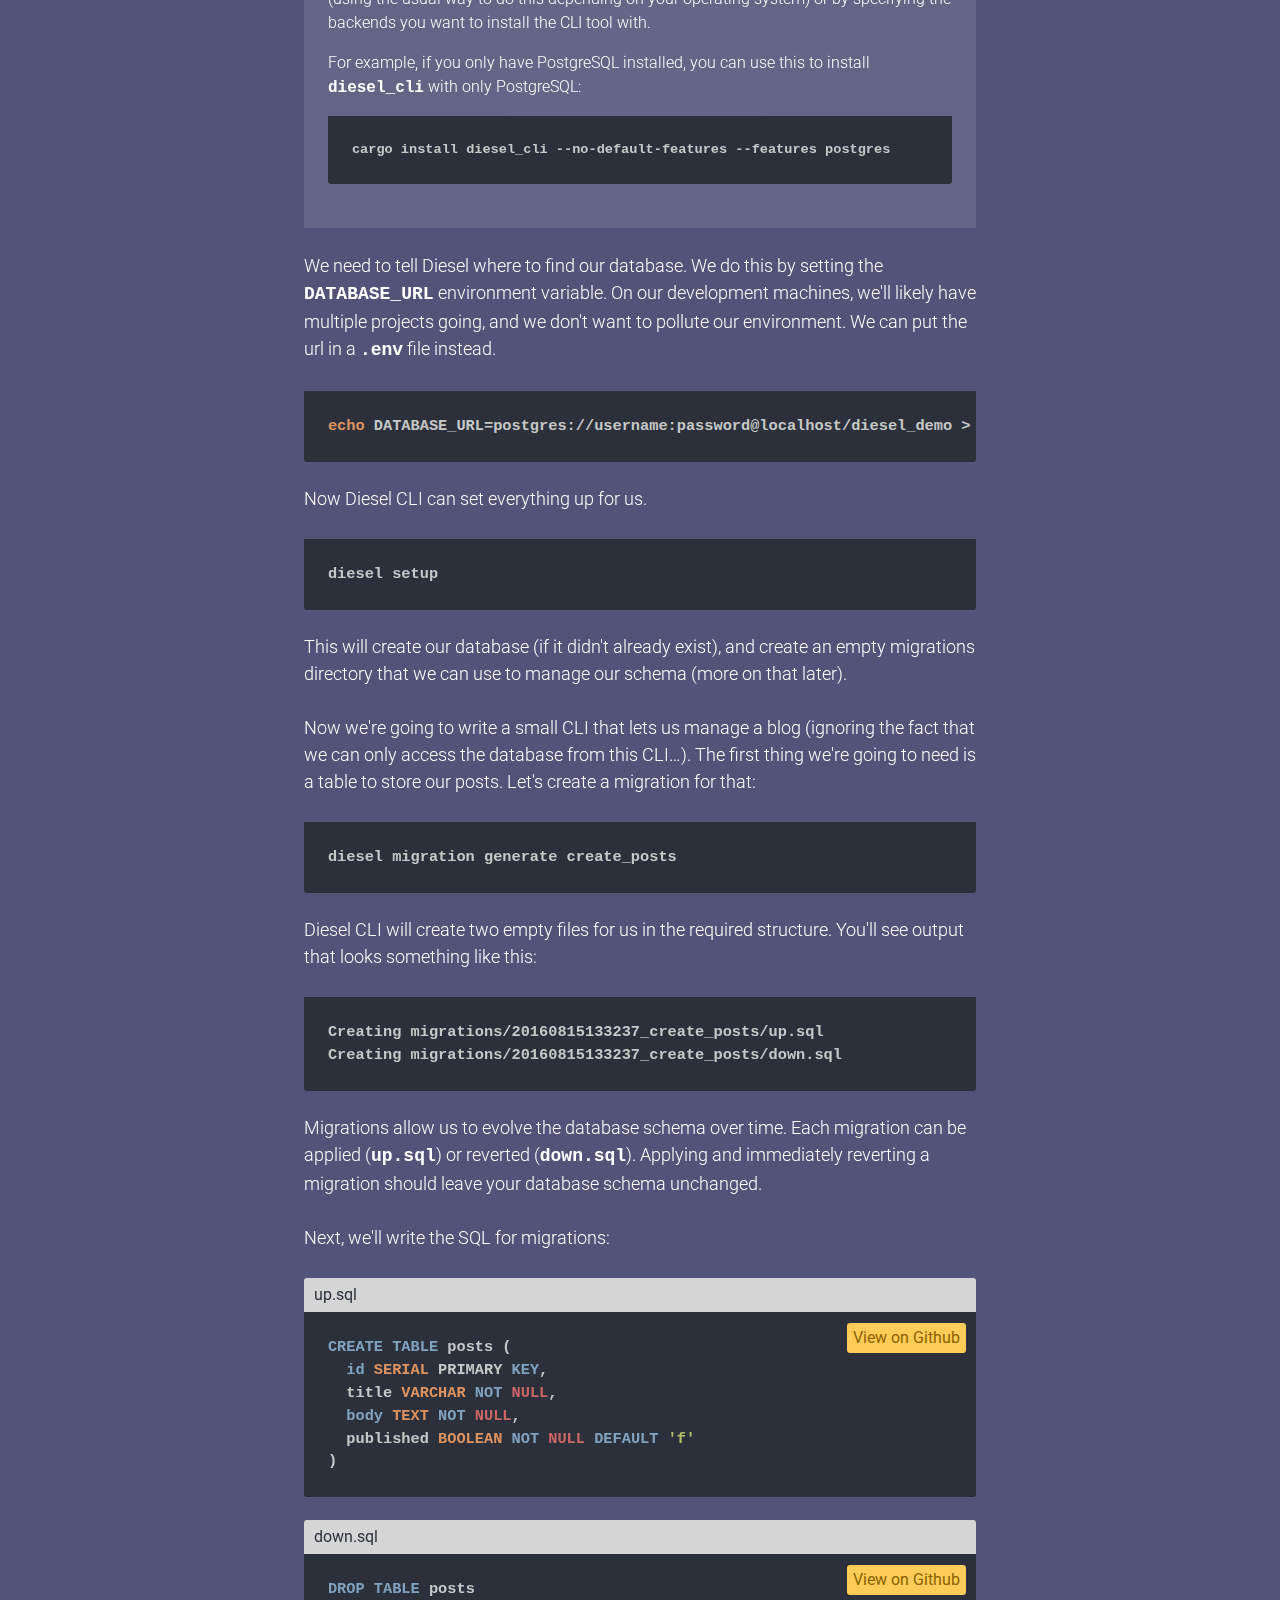
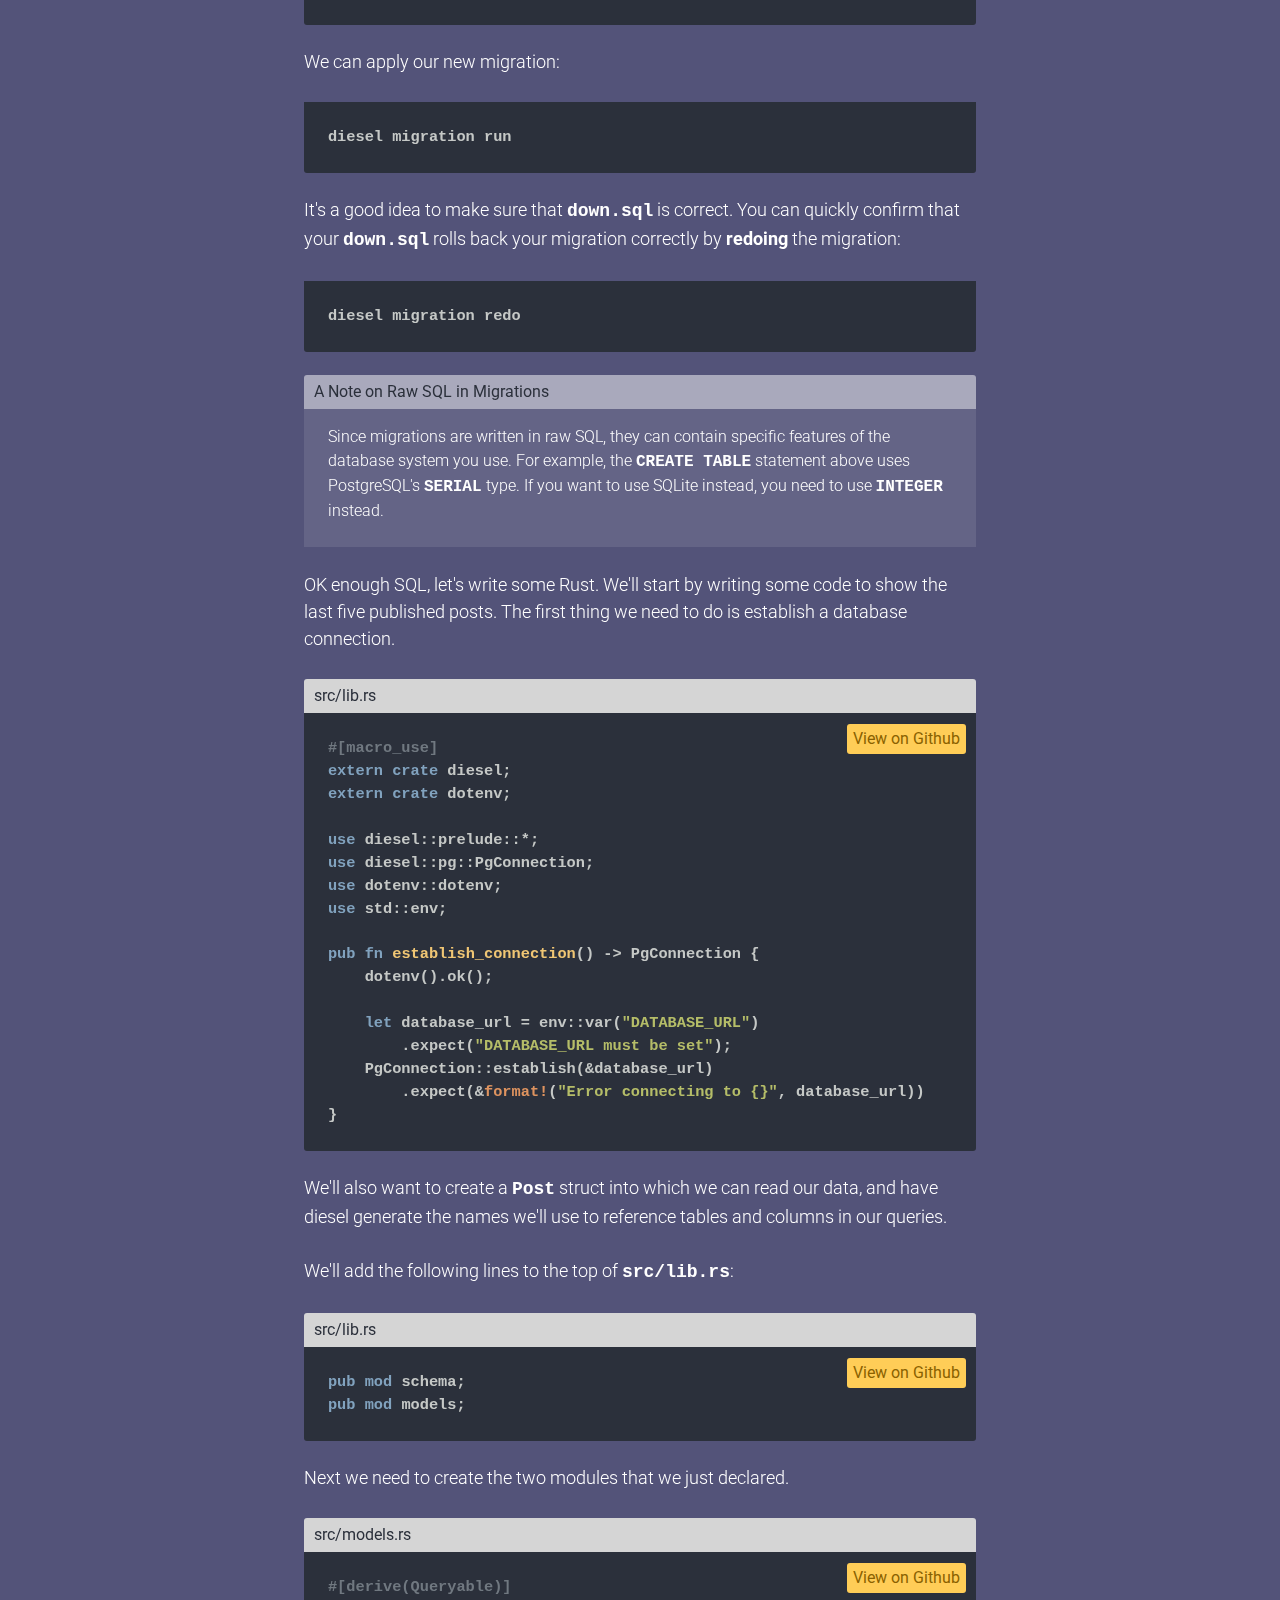
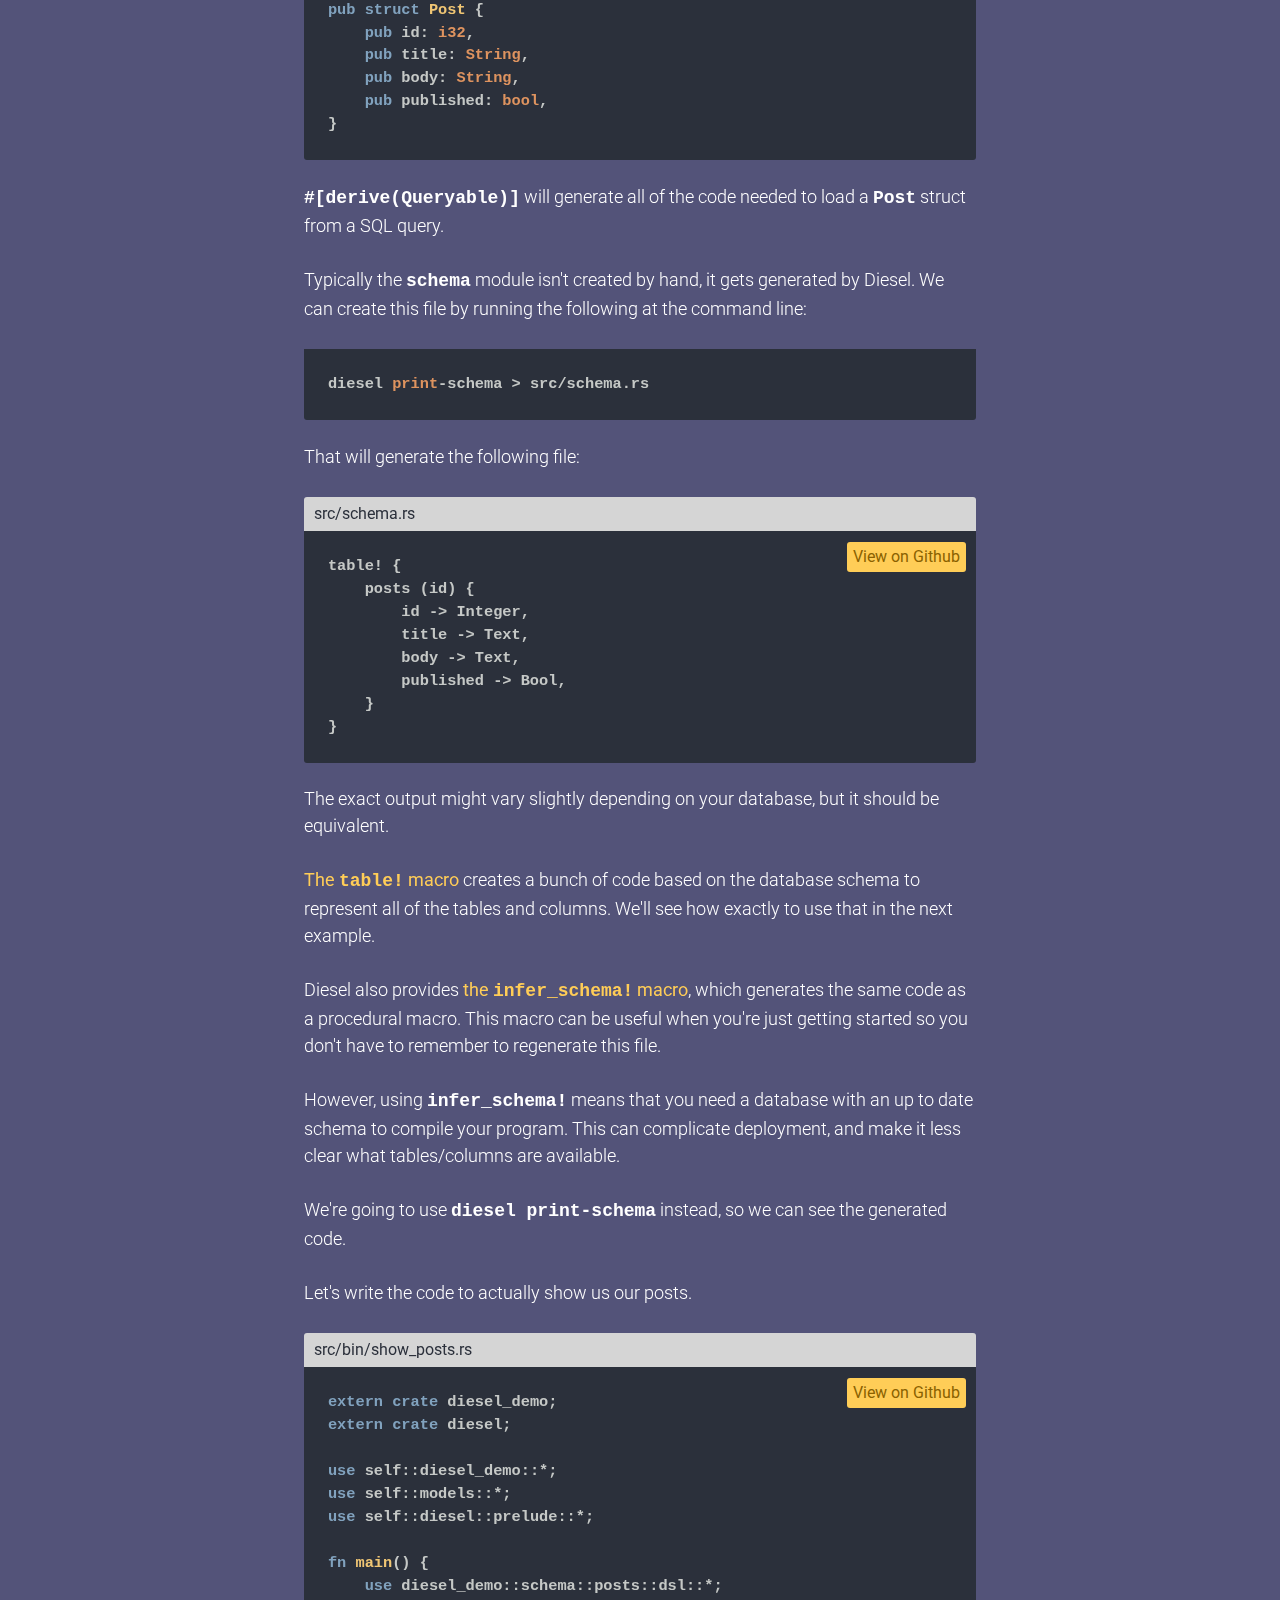
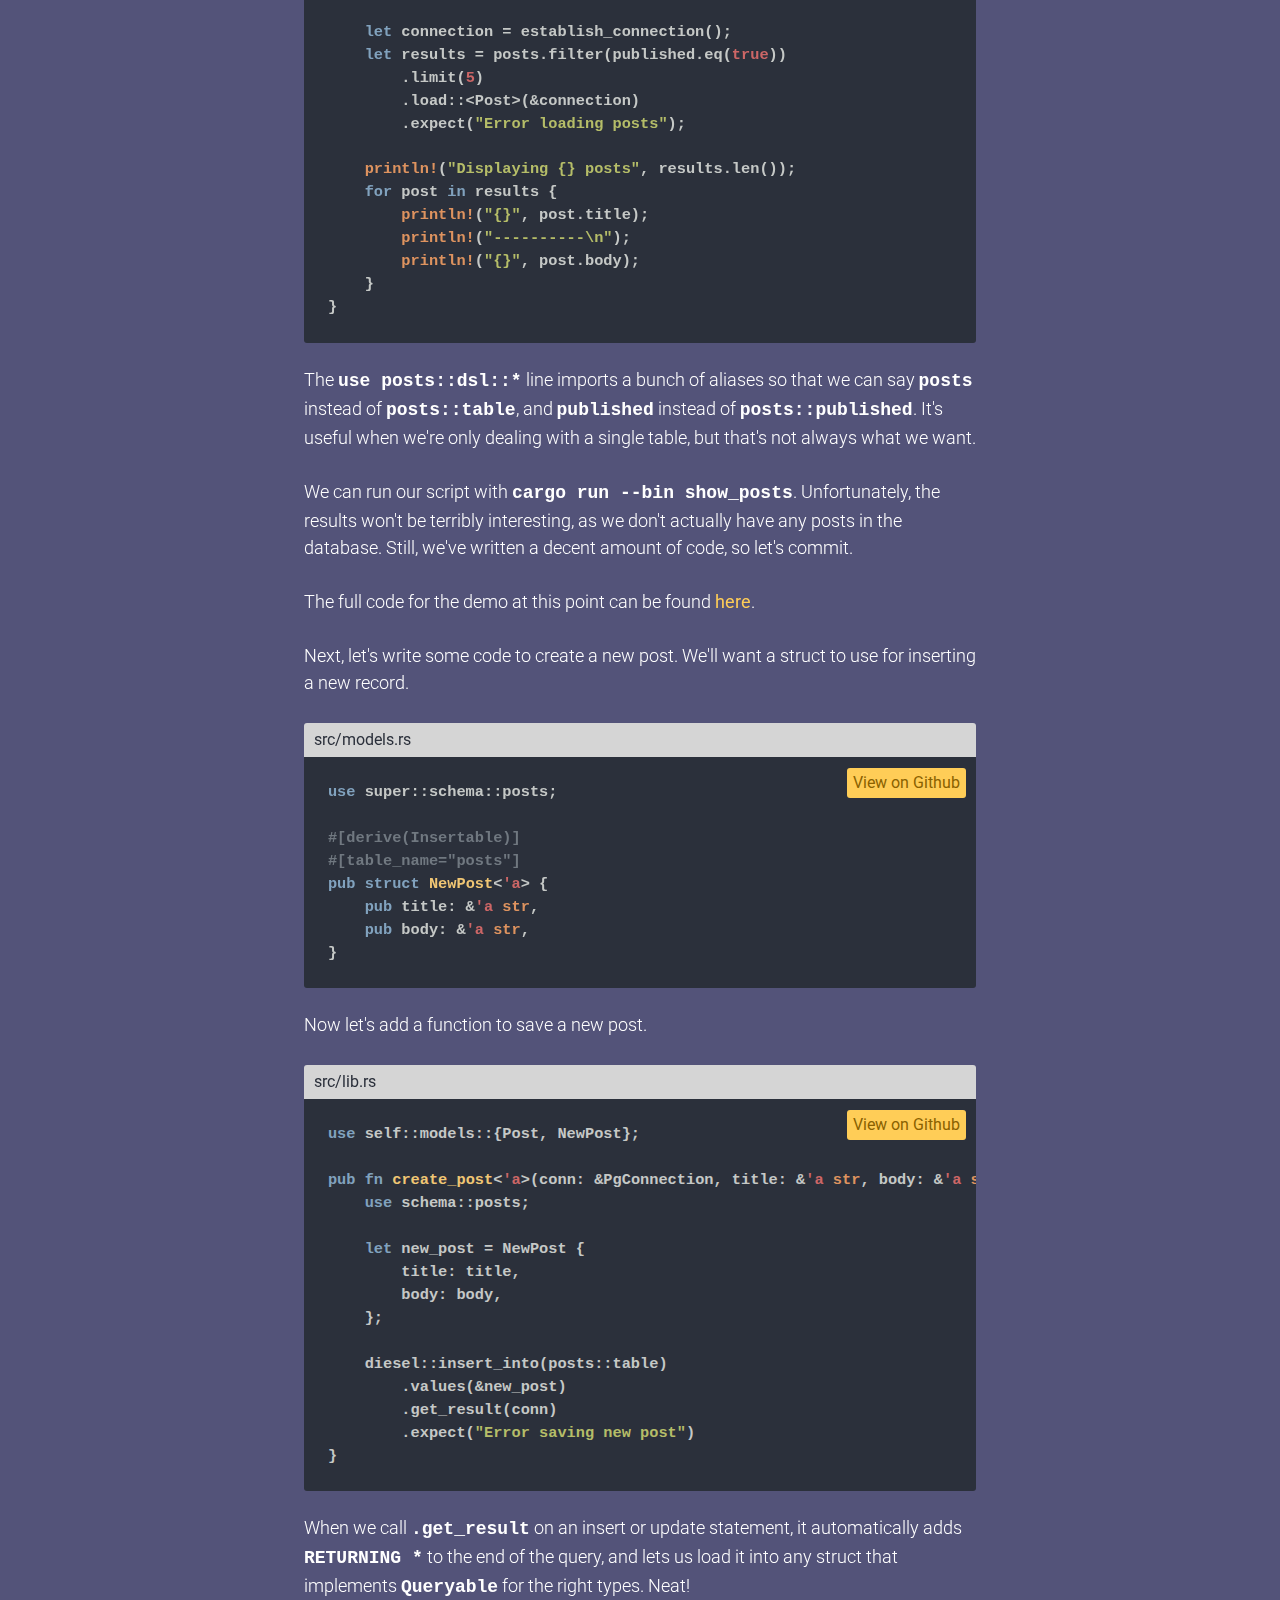
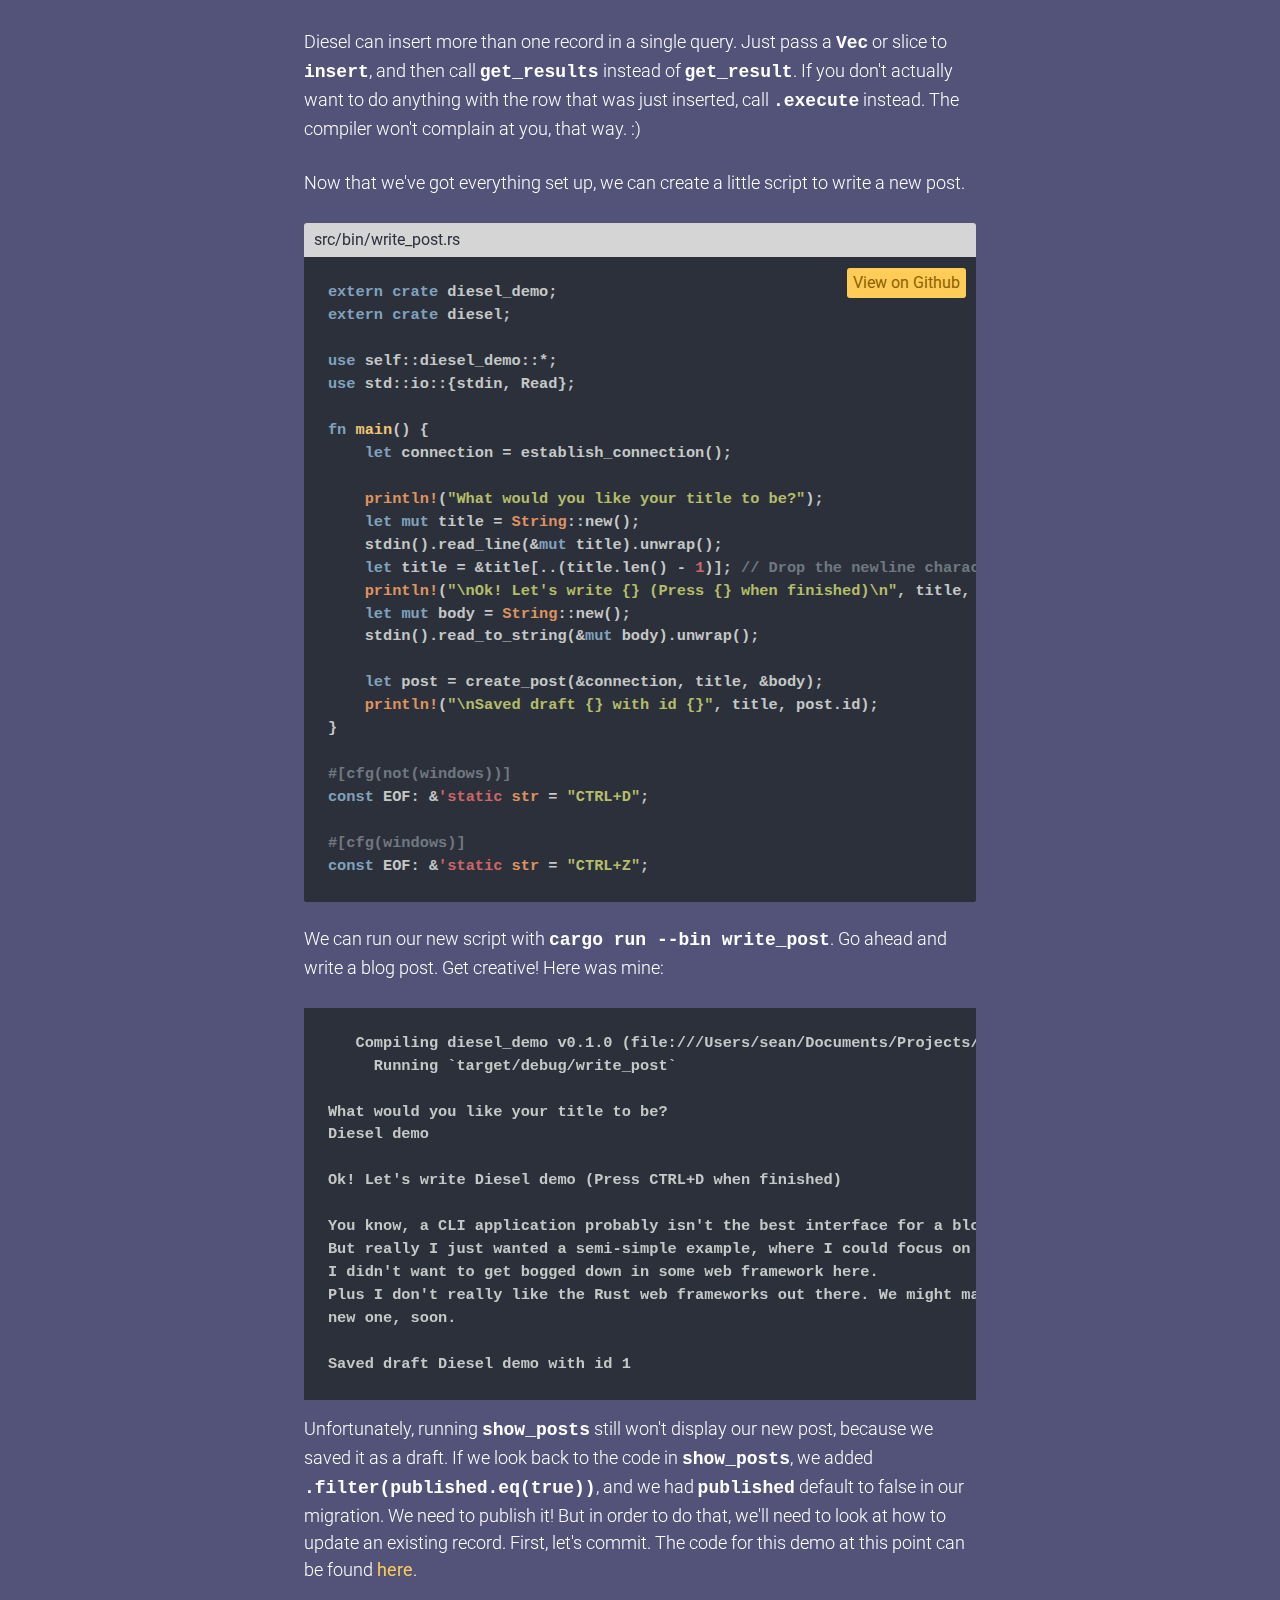
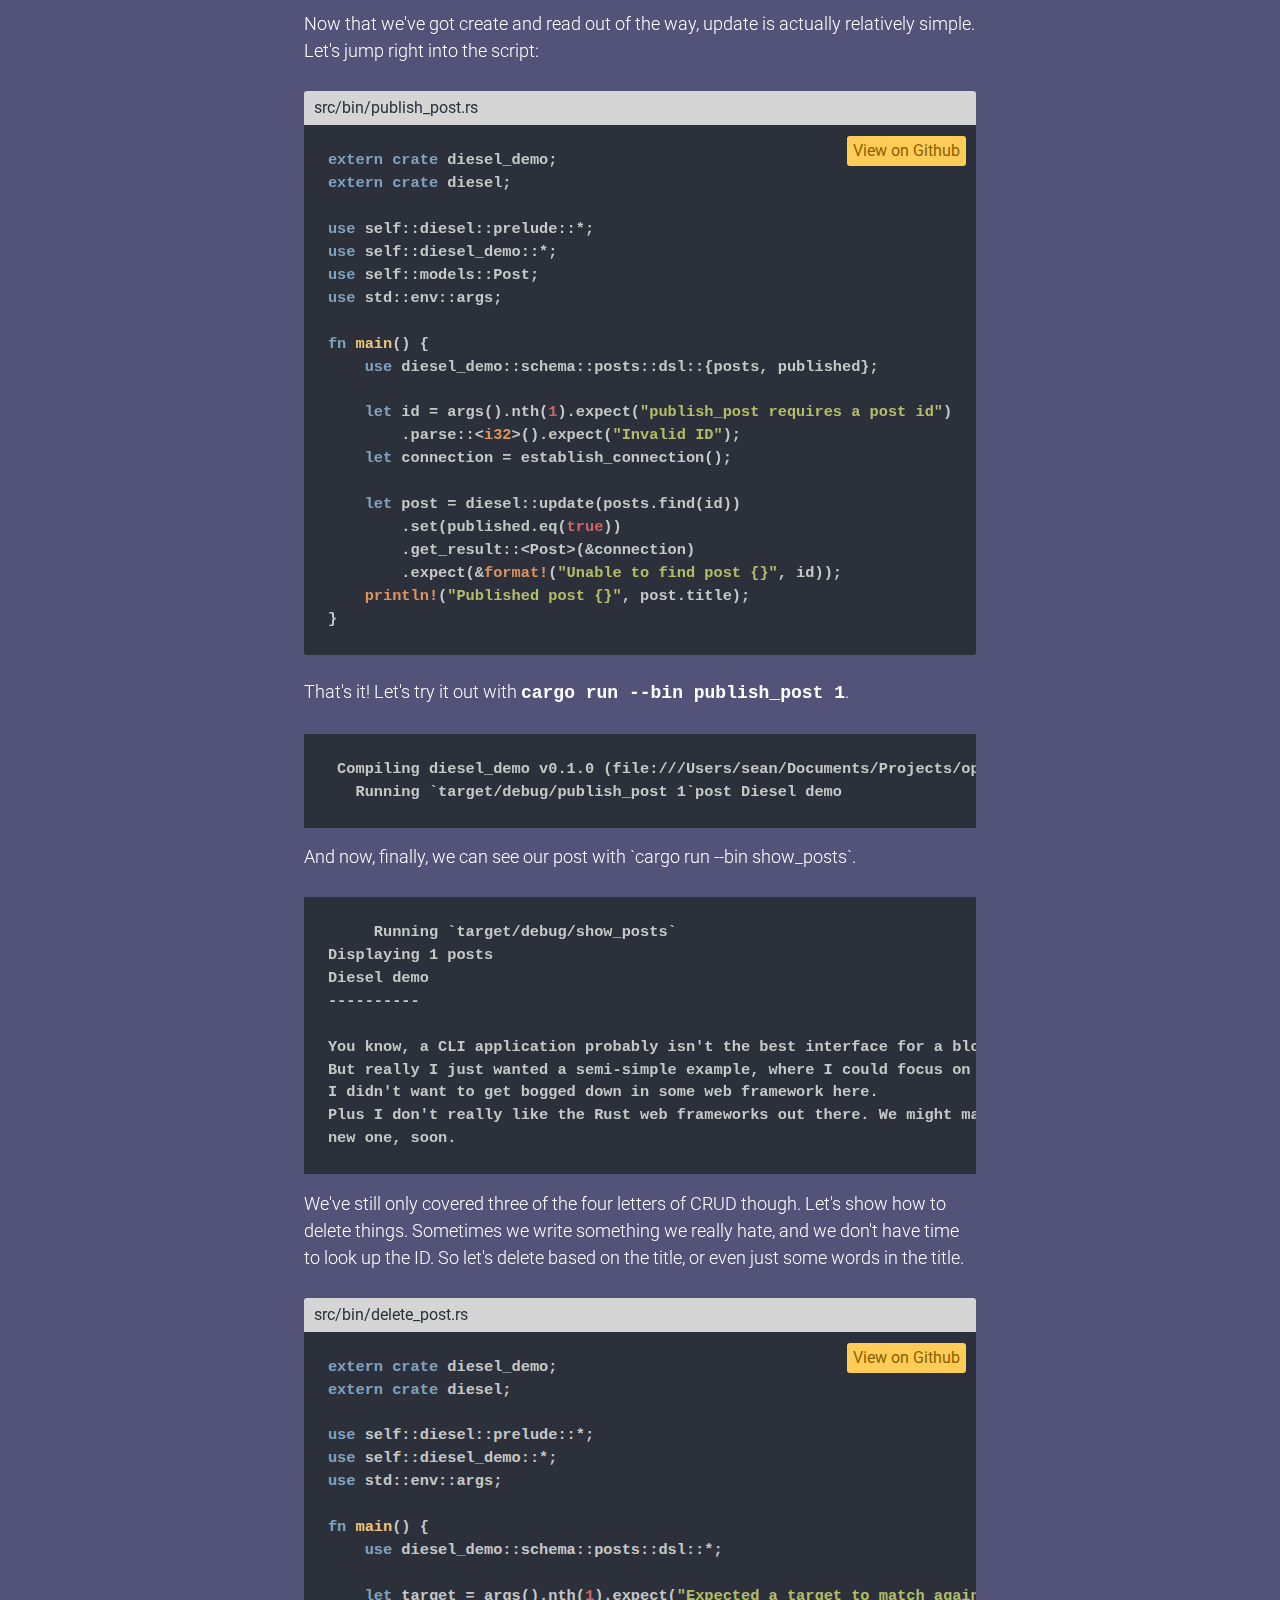
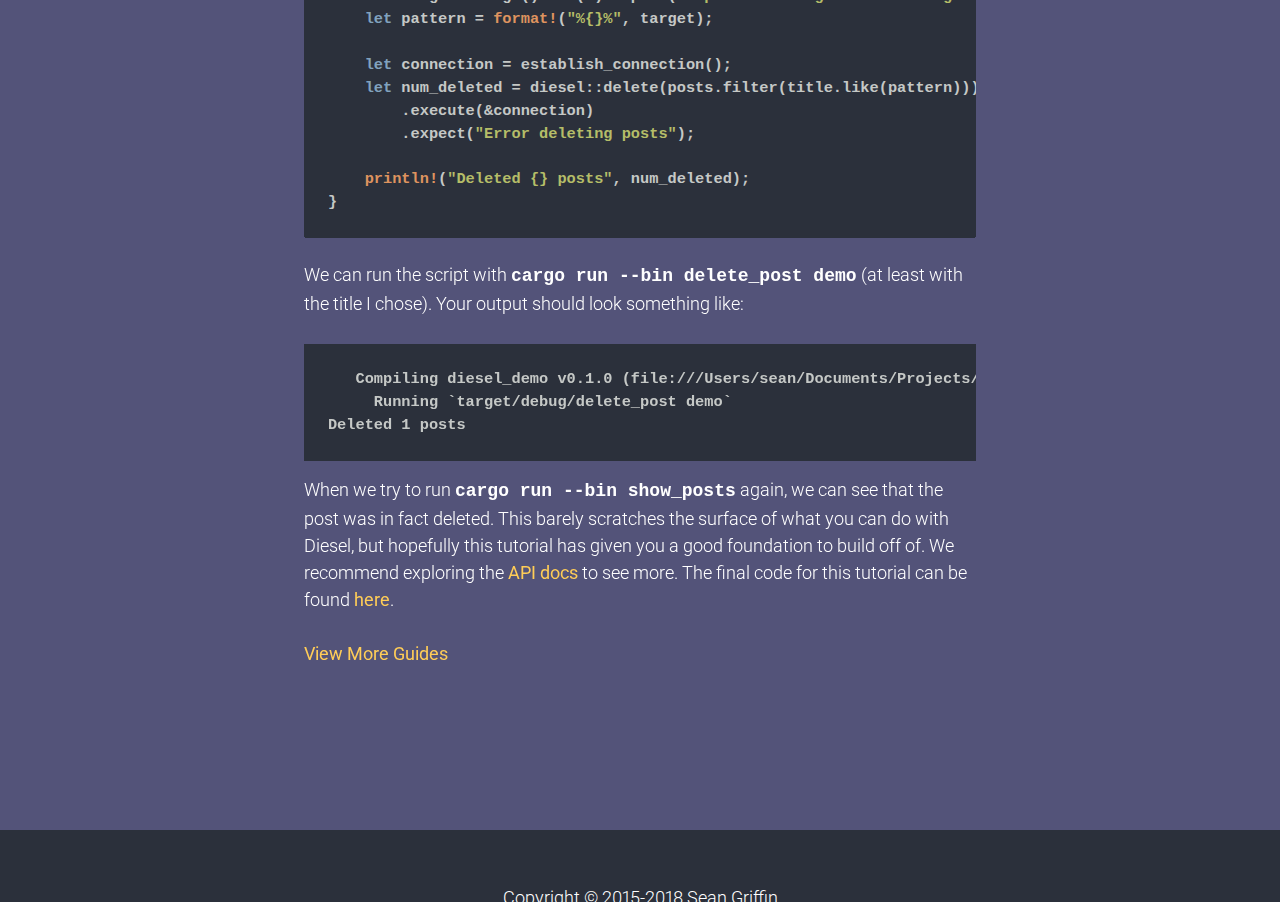
<file: guides/getting-started/index.html>
<!DOCTYPE html><html><head><meta charset="utf-8" /><meta ,="" content="IE=edge,chrom=1" http-equiv="X-UA-Compatible" /><meta content="width=device-width, initial-scale=1" name="viewport" /><title>Diesel</title><link href="https://fonts.googleapis.com/css?family=Roboto:400,300,300italic,400italic,100" rel="stylesheet" type="text/css" /><link href="http://diesel.rs/guides/getting-started/" rel="canonical" /><link href="../../assets/stylesheets/application.css" rel="stylesheet" /><link href="../../assets/stylesheets/hybrid.css" rel="stylesheet" /></head><body class="guides guides_getting-started guides_getting-started_index"><header class="main-header"><div class="content-wrapper"><h1><a href="/"><svg class='logo' height='76px' version='1.1' viewBox='0 0 187 76' width='187px' xmlns:sketch='http://www.bohemiancoding.com/sketch/ns' xmlns:xlink='http://www.w3.org/1999/xlink' xmlns='http://www.w3.org/2000/svg'>
<g fill-rule='evenodd' fill='none' id='Page-1' sketch:type='MSPage' stroke-width='1' stroke='none'>
<g id='Desktop-HD' sketch:type='MSArtboardGroup' transform='translate(-119.000000, -30.000000)'>
<g id='logo' sketch:type='MSLayerGroup' transform='translate(119.000000, 31.000000)'>
<g id='mark' sketch:type='MSShapeGroup' transform='translate(0.130247, 0.315216)'>
<g id='drop' transform='translate(72.929204, 51.710843)'>
<path d='M9.7807837,7.73987977 C9.7807837,10.2104926 7.78625402,12.2130607 5.3255584,12.2130607 C2.86486278,12.2130607 0.870333101,10.2104926 0.870333101,7.73987977 C0.870333101,5.26926692 5.3255584,0.395873804 5.3255584,0.395873804 C5.3255584,0.395873804 9.7807837,5.26926692 9.7807837,7.73987977' fill='#FDBD41' id='drop-fill'></path>
<path d='M9.7807837,7.73987977 C9.7807837,10.2104926 7.78625402,12.2130607 5.3255584,12.2130607 C2.86486278,12.2130607 0.870333101,10.2104926 0.870333101,7.73987977 C0.870333101,5.26926692 5.3255584,0.395873804 5.3255584,0.395873804 C5.3255584,0.395873804 9.7807837,5.26926692 9.7807837,7.73987977 L9.7807837,7.73987977 Z' id='drop-stroke' stroke-width='2.235' stroke='#000000'></path>
</g>
<g id='can'>
<path d='M79.275823,44.6326234 L80.2209163,43.6799527 C80.6090126,43.2880312 80.6090126,42.6541735 80.219415,42.2637594 L74.2643514,36.3027842 C74.0774346,36.1143604 73.8229575,36.0299465 73.5579711,36.0299465 L64.1791025,36.0299465 L64.1791025,39.0447273 L72.1842454,39.0447273 C72.4499825,39.0447273 72.7044595,39.2934467 72.892127,39.4826242 L77.8608104,44.5617761 C78.2511587,44.9544513 78.8854747,45.0260523 79.275823,44.6326234' fill='#FFFFFF' id='nozzle-fill'></path>
<path d='M79.275823,44.6326234 L80.2209163,43.6799527 C80.6090126,43.2880312 80.6090126,42.6541735 80.219415,42.2637594 L74.2643514,36.3027842 C74.0774346,36.1143604 73.8229575,36.0299465 73.5579711,36.0299465 L64.1791025,36.0299465 L64.1791025,39.0447273 L72.1842454,39.0447273 C72.4499825,39.0447273 72.7044595,39.2934467 72.892127,39.4826242 L77.8608104,44.5617761 C78.2511587,44.9544513 78.8854747,45.0260523 79.275823,44.6326234 L79.275823,44.6326234 Z' id='nozzle-stroke' stroke-width='2' stroke='#000000'></path>
<path d='M62.9549102,43.5800881 L63.0967868,31.4757433 L66.1257395,32.9755967 C66.3952299,33.123321 66.5626293,33.4082178 66.5596266,33.7164791 L66.495069,41.2926232 C66.4920663,41.6016382 66.320163,41.8835202 66.0476698,42.0259686 L62.9549102,43.5800881 Z' fill='#9B9B9B' id='attachement-fill'></path>
<path d='M62.9549102,43.5800881 L63.0967868,31.4757433 L66.1257395,32.9755967 C66.3952299,33.123321 66.5626293,33.4082178 66.5596266,33.7164791 L66.495069,41.2926232 C66.4920663,41.6016382 66.320163,41.8835202 66.0476698,42.0259686 L62.9549102,43.5800881 L62.9549102,43.5800881 Z' id='attachment-stroke' stroke-width='2.235' stroke='#000000'></path>
<path d='M57.3441789,25.3100644 C56.3690588,26.2891144 54.5156551,26.2793164 53.5232696,25.2829314 L38.2891765,9.98744111 C37.2967911,8.99105607 37.3838688,7.22665562 38.3582382,6.24760556 L38.5271389,6.07802415 C39.5022589,5.09972779 41.0936789,5.17886578 42.0860644,6.17525083 L57.3201575,21.4707411 C58.3125429,22.4671261 58.4881997,24.1614329 57.5130796,25.140483 L57.3441789,25.3100644 Z M62.9742024,45.1367701 L63.179886,22.3812049 C63.1783846,21.6380614 62.9066422,20.8843662 62.384176,20.3590407 L43.748798,1.64931119 C41.7662791,-0.341197814 38.467836,-0.295222407 36.485317,1.6952866 L2.35686493,35.9612849 C0.373595307,37.9517939 0.591289551,40.9997372 2.57380851,42.9902462 L30.81776,71.3480279 C32.8002789,73.3385369 35.853253,73.5744435 37.835772,71.5839345 L62.1732378,47.1483826 C62.6994573,46.6200423 62.9764544,45.8844358 62.9742024,45.1367701 L62.9742024,45.1367701 Z' fill='#FF2727' id='red-fill'></path>
<path d='M62.8151162,44.3834657 L62.8670115,37.9165376 L36.2319575,64.7024784 C35.0391186,65.9020746 33.1054561,65.9020746 31.9126172,64.7024784 L2.35413024,34.9765434 L2.1187213,35.213286 C0.107591965,37.2350519 0.107591965,40.5441526 2.1187213,42.5659185 L30.2985994,70.9054348 C32.3089767,72.9279572 35.599437,72.9279572 37.6098142,70.9054348 L61.9938173,46.3832971 C62.5210431,45.8530846 62.8166204,45.1337807 62.8151162,44.3834657' fill='#9B0000' id='shadow'></path>
<path d='M57.4628598,25.4292236 C56.4877397,26.4082737 54.5149795,26.2793918 53.522594,25.2830067 L38.2885009,9.98676279 C37.2961155,8.99037774 37.5025496,7.34581483 38.4769191,6.36676477 L38.6458198,6.19718336 C39.6209398,5.218887 41.0930033,5.17818745 42.0853888,6.1745725 L57.3202325,21.4700627 C58.312618,22.4664478 58.6068806,24.2805921 57.6317605,25.2596422 L57.4628598,25.4292236 L57.4628598,25.4292236 Z M63.1199074,22.4400685 C63.1184061,21.6976787 62.7881114,21.0027717 62.2648945,20.4781999 L43.6295166,1.76771671 C41.6469976,-0.222792299 38.5865168,-0.176063197 36.6039979,1.81444581 L2.47554583,36.0804441 C0.492276204,38.0709531 0.472008119,41.1181427 2.45452708,43.1086517 L30.6984785,71.4671871 C32.6809975,73.4576961 35.8533281,73.5745188 37.835847,71.5840098 L62.1733128,47.148458 C62.6995324,46.6201176 62.9757788,45.8837574 62.9742775,45.1368455 L63.1199074,22.4400685 Z' id='black-stroke' stroke-width='2.235' stroke='#000000'></path>
<path d='M31.379261,48.8214352 C31.6119686,49.0550807 31.8424242,49.195268 32.0683759,49.2404897 C32.2950781,49.2864651 32.5157751,49.2796819 32.7289653,49.2208937 C32.9429062,49.1628591 33.1440857,49.0580955 33.3317531,48.9088638 C33.5194206,48.7588785 33.6845679,48.6134153 33.8264445,48.4702132 L36.9349682,45.3491614 C37.3493379,44.9331217 37.7637077,44.6663136 38.1788281,44.5494908 C38.5924471,44.4319144 38.9812941,44.3934759 39.3438676,44.4319144 C39.7064411,44.4718602 40.0337332,44.5660721 40.3249931,44.7160575 C40.6162529,44.8652891 40.8399525,45.0047227 40.9953412,45.135112 L41.0538934,45.0763238 C40.9240276,44.9195552 40.7814003,44.6994762 40.6267623,44.413072 C40.470623,44.1274215 40.3730359,43.8018252 40.3347518,43.4377904 C40.2957169,43.0737557 40.3475131,42.6705287 40.4901404,42.2281097 C40.632017,41.7864443 40.943545,41.3244291 41.4224723,40.8435716 L44.3756073,37.8785347 C44.530996,37.7225198 44.6826313,37.5506773 44.8327652,37.3622535 C44.9813979,37.173076 45.0849903,36.9718394 45.1427919,36.7570362 C45.2013441,36.5429868 45.2073495,36.3221541 45.1623093,36.0937845 C45.1165184,35.8669222 44.9776445,35.6355378 44.7449369,35.4018923 L43.6962511,34.3482264 L45.8716922,32.1640177 L48.3383932,34.6406601 C48.5590902,34.8622465 48.752763,35.1682468 48.9216637,35.5579072 C49.0898137,35.9475676 49.1866501,36.3703906 49.2129236,36.8256225 C49.2384463,37.2808544 49.1701354,37.7586972 49.0087414,38.2591508 C48.8473474,38.7596044 48.5455781,39.2314176 48.1056856,39.6730829 L44.4529263,43.3405638 C44.1293876,43.6654064 43.9184494,44.0068303 43.8223637,44.3640818 C43.7240259,44.722087 43.6985032,45.0597425 43.744294,45.3785556 C43.7893342,45.6973686 43.8861706,45.9898024 44.0355539,46.2566105 C44.1841865,46.5226649 44.3365725,46.7344532 44.4919611,46.8904681 L42.8022034,48.587036 C42.6468148,48.4310211 42.4358765,48.278021 42.1708901,48.1287893 C41.905153,47.978804 41.6198985,47.8755477 41.3158772,47.8167595 C41.0111053,47.7579713 40.6905692,47.7677693 40.3542692,47.8461536 C40.0172184,47.9237842 39.7004358,48.112208 39.4024199,48.411425 L35.6333068,52.1957286 C35.1934143,52.637394 34.723495,52.9403794 34.2250502,53.1024239 C33.7258548,53.2652221 33.2499301,53.3330546 32.7972762,53.307429 C32.3438717,53.2818034 31.9227459,53.183823 31.5346496,53.0149953 C31.1458027,52.8454138 30.8417814,52.6509605 30.6210845,52.4293741 L28.1543835,49.9527317 L30.3298246,47.7677693 L31.379261,48.8214352 Z' fill='#9B0000' id='Fill-19'></path>
<path d='M36.07958,26.7010842 C35.8461217,26.466685 35.615666,26.3272514 35.3897144,26.2820297 C35.1622615,26.2360543 34.9423152,26.2428376 34.729125,26.3016258 C34.5151841,26.3596603 34.3147552,26.4636703 34.1270878,26.6136556 C33.9386697,26.7636409 33.767517,26.9158874 33.6121283,27.0719023 L30.6589933,30.0369392 C30.180066,30.5177967 29.7191547,30.8298265 29.2800129,30.9722749 C28.8393697,31.1162307 28.4377613,31.1682356 28.0751878,31.1290435 C27.7126143,31.090605 27.3883249,30.9926247 27.1045718,30.8366098 C26.8185666,30.6805949 26.599371,30.5373928 26.4439823,30.4070035 L26.3854301,30.4657917 C26.5145453,30.6218066 26.6534192,30.8464078 26.8028025,31.1388415 C26.9514351,31.4312753 27.0452688,31.7598864 27.0843037,32.1231675 C27.1233385,32.4879559 27.0843037,32.87837 26.9679499,33.2936561 C26.8508454,33.7096958 26.5858589,34.1264893 26.1714892,34.542529 L23.0629655,37.6628271 C22.9203383,37.8060292 22.7747083,37.9718422 22.6260757,38.160266 C22.4774431,38.3486898 22.3731,38.5506801 22.3152984,38.7654832 C22.2567462,38.9795326 22.2499901,39.2003653 22.295781,39.428735 C22.3408212,39.6555972 22.4804458,39.8869816 22.7139041,40.1206272 L23.7625898,41.1735393 L21.586398,43.3585017 L19.119697,40.8818593 C18.8990001,40.6602729 18.7053273,40.3542727 18.5364266,39.9646122 C18.3682766,39.5749518 18.2706895,39.1521288 18.2451667,38.6968969 C18.2196439,38.241665 18.2872042,37.7638223 18.4493489,37.2633687 C18.6107429,36.7621614 18.9125122,36.2911019 19.3524047,35.8486828 L23.1215178,32.0651329 C23.4195337,31.7659159 23.6064505,31.4471029 23.6852708,31.1094474 C23.7625898,30.771792 23.7723485,30.4499641 23.7137962,30.1432102 C23.655244,29.8379636 23.5516516,29.5515595 23.4030189,29.2855051 C23.2543863,29.018697 23.1087564,28.8144456 22.9661291,28.6712435 L24.6566375,26.9739219 C24.7985141,27.117124 25.0019456,27.2633409 25.2676827,27.4133262 C25.5334199,27.5625578 25.8246797,27.6605382 26.1422131,27.7050062 C26.4597464,27.7517353 26.7960465,27.725356 27.1526146,27.6273756 C27.5076814,27.530149 27.8484855,27.3191143 28.1720242,26.993518 L31.8247835,23.3267909 C32.264676,22.8843718 32.7345953,22.58214 33.2330401,22.4200955 C33.7314848,22.2572974 34.2074095,22.1894648 34.660814,22.2150904 C35.1142186,22.2407161 35.5353444,22.3386965 35.9234406,22.5075242 C36.3115369,22.6771056 36.6163089,22.871559 36.8370058,23.0931453 L39.3037068,25.5697878 L37.1282657,27.7539964 L36.07958,26.7010842 Z' fill='#9B0000' id='Fill-21'></path>
</g>
</g>
<path d='M100.843301,63.5962709 C100.843301,64.1939346 101.179487,64.5301205 101.77715,64.5301205 L108.575575,64.5301205 C109.061177,64.5301205 109.397363,64.3807046 109.733549,64.0445187 L111.003584,62.7744833 C111.33977,62.4382975 111.489186,62.1021116 111.489186,61.6165099 L111.489186,39.0547046 C111.489186,38.5691028 111.33977,38.2329169 111.003584,37.8967311 L109.733549,36.6266957 C109.397363,36.2905099 109.061177,36.1410939 108.575575,36.1410939 L101.77715,36.1410939 C101.179487,36.1410939 100.843301,36.4772798 100.843301,37.0749435 L100.843301,63.5962709 Z M107.156124,61.4670939 L104.429283,61.4670939 L104.429283,39.2041205 L107.156124,39.2041205 L107.903204,39.9512001 L107.903204,60.7200143 L107.156124,61.4670939 Z M122.428469,37.0749435 C122.428469,36.4772798 122.092283,36.1410939 121.494619,36.1410939 L119.776336,36.1410939 C119.178673,36.1410939 118.842487,36.4772798 118.842487,37.0749435 L118.842487,63.5962709 C118.842487,64.1939346 119.178673,64.5301205 119.776336,64.5301205 L121.494619,64.5301205 C122.092283,64.5301205 122.428469,64.1939346 122.428469,63.5962709 L122.428469,37.0749435 Z M138.821434,62.4009435 C138.821434,61.8032798 138.485248,61.4670939 137.887584,61.4670939 L133.479814,61.4670939 L133.479814,51.6803506 L137.140504,51.6803506 C137.738168,51.6803506 138.074354,51.3441647 138.074354,50.746501 L138.074354,49.5511736 C138.074354,48.9535099 137.738168,48.617324 137.140504,48.617324 L133.479814,48.617324 L133.479814,39.2041205 L137.812876,39.2041205 C138.41054,39.2041205 138.746726,38.8679346 138.746726,38.2702709 L138.746726,37.0749435 C138.746726,36.4772798 138.41054,36.1410939 137.812876,36.1410939 L130.827681,36.1410939 C130.230018,36.1410939 129.893832,36.4772798 129.893832,37.0749435 L129.893832,63.5962709 C129.893832,64.1939346 130.230018,64.5301205 130.827681,64.5301205 L137.887584,64.5301205 C138.485248,64.5301205 138.821434,64.1939346 138.821434,63.5962709 L138.821434,62.4009435 Z M155.214398,39.0547046 C155.214398,38.5691028 155.064982,38.2329169 154.728796,37.8967311 L153.458761,36.6266957 C153.122575,36.2905099 152.786389,36.1410939 152.300788,36.1410939 L148.154496,36.1410939 C147.668894,36.1410939 147.332708,36.2905099 146.996522,36.6266957 L145.726487,37.8967311 C145.390301,38.2329169 145.240885,38.5691028 145.240885,39.0547046 L145.240885,48.76674 C145.240885,49.2523417 145.390301,49.5885276 145.726487,49.9247134 L146.996522,51.1947488 C147.332708,51.5309346 147.668894,51.6803506 148.154496,51.6803506 L150.993398,51.6803506 L151.740478,52.4274302 L151.740478,60.7947223 L150.993398,61.5418019 L149.499239,61.5418019 L148.752159,60.7947223 L148.752159,57.2834479 C148.752159,56.6857842 148.415973,56.3495984 147.81831,56.3495984 L146.100027,56.3495984 C145.502363,56.3495984 145.166177,56.6857842 145.166177,57.2834479 L145.166177,61.6165099 C145.166177,62.1021116 145.315593,62.4382975 145.651779,62.7744833 L146.921814,64.0445187 C147.258,64.3807046 147.594186,64.5301205 148.079788,64.5301205 L152.41285,64.5301205 C152.898451,64.5301205 153.234637,64.3807046 153.570823,64.0445187 L154.840858,62.7744833 C155.177044,62.4382975 155.32646,62.1021116 155.32646,61.6165099 L155.32646,51.5309346 C155.32646,51.0453329 155.177044,50.709147 154.840858,50.3729612 L153.570823,49.1029258 C153.234637,48.76674 152.898451,48.617324 152.41285,48.617324 L149.573947,48.617324 L148.826867,47.8702444 L148.826867,39.8764922 L149.573947,39.1294125 L150.881336,39.1294125 L151.628416,39.8764922 L151.628416,43.4251205 C151.628416,44.0227842 151.964602,44.35897 152.562265,44.35897 L154.280549,44.35897 C154.878212,44.35897 155.214398,44.0227842 155.214398,43.4251205 L155.214398,39.0547046 Z M171.383239,62.4009435 C171.383239,61.8032798 171.047053,61.4670939 170.449389,61.4670939 L166.041619,61.4670939 L166.041619,51.6803506 L169.70231,51.6803506 C170.299973,51.6803506 170.636159,51.3441647 170.636159,50.746501 L170.636159,49.5511736 C170.636159,48.9535099 170.299973,48.617324 169.70231,48.617324 L166.041619,48.617324 L166.041619,39.2041205 L170.374681,39.2041205 C170.972345,39.2041205 171.308531,38.8679346 171.308531,38.2702709 L171.308531,37.0749435 C171.308531,36.4772798 170.972345,36.1410939 170.374681,36.1410939 L163.389487,36.1410939 C162.791823,36.1410939 162.455637,36.4772798 162.455637,37.0749435 L162.455637,63.5962709 C162.455637,64.1939346 162.791823,64.5301205 163.389487,64.5301205 L170.449389,64.5301205 C171.047053,64.5301205 171.383239,64.1939346 171.383239,63.5962709 L171.383239,62.4009435 Z M181.874274,61.4670939 L181.874274,37.0749435 C181.874274,36.4772798 181.538088,36.1410939 180.940425,36.1410939 L179.222142,36.1410939 C178.624478,36.1410939 178.288292,36.4772798 178.288292,37.0749435 L178.288292,63.5962709 C178.288292,64.1939346 178.624478,64.5301205 179.222142,64.5301205 L185.684381,64.5301205 C186.282044,64.5301205 186.61823,64.1939346 186.61823,63.5962709 L186.61823,62.4009435 C186.61823,61.8032798 186.282044,61.4670939 185.684381,61.4670939 L181.874274,61.4670939 Z' fill='#FFFFFF' id='DIESEL' sketch:type='MSShapeGroup'></path>
</g>
</g>
</g>
</svg>
</a></h1><nav class="header-nav"><ul><li class="nav-item"><a href="/guides">Guides</a></li><li class="nav-item"><a href="http://docs.diesel.rs">API Docs</a></li></ul></nav></div></header><section class="banner"><div class="content-wrapper"><div class="banner-wrapper"><h2 class="banner__heading">Getting Started</h2></div></div></section><main><section class="demo"><div class="content-wrapper"><div class="guide-wrapper"><p>For this guide, we're going to walk through some simple examples for
each of the pieces of CRUD, which stands for "Create Read Update
Delete". Each step in this guide will build on the previous, and is
meant to be followed along.</p>

<p><strong>This guide assumes that you're using PostgreSQL.</strong> Before we start,
make sure you have PostgreSQL installed and running.</p>
<aside class="aside aside--note"><header class="aside__header">A Note on Rust Versions</header><div class="aside__text"><p>Diesel requires Rust 1.20 or later. If you're following
along with this guide, make sure you're using at least that
version of Rust by running <code>rustup update stable</code>.</p>
</div></aside><p>The first thing we need to do is generate our project.</p>
<div class="demo__example"><div class="demo__example-browser"><pre class="demo__example-snippet"><code>cargo new diesel_demo
cd diesel_demo</code></pre></div></div><p>First, let's add Diesel to our dependencies. We're also going to use a
tool called <a href="https://github.com/slapresta/rust-dotenv"><code>.env</code></a> to manage our environment variables
for us. We'll add it to our dependencies as well.</p>

<div class="demo__example"><div class="demo__example-browser"><div class="browser-bar">Cargo.toml</div><a class="btn-demo-example" href="https://github.com/diesel-rs/diesel/tree/v1.0.0/examples/postgres/getting_started_step_1/Cargo.toml">View on Github</a><pre class="demo__example-snippet"><code>[dependencies]
diesel = { version = "1.0.0", features = ["postgres"] }
dotenv = "0.9.0"</code></pre></div></div><p>Diesel provides a separate <a href="https://github.com/sgrif/diesel/tree/master/diesel_cli">CLI</a> tool to help manage your
project.  Since it's a standalone binary, and doesn't affect your
project's code directly, we don't add it to <code>Cargo.toml</code>. Instead, we
just install it on our system.</p>

<div class="demo__example"><div class="demo__example-browser"><pre class="demo__example-snippet"><code class="bash">cargo install diesel_cli</code></pre></div></div><aside class="aside aside--note"><header class="aside__header">A Note on Installing <code>diesel_cli</code></header><div class="aside__text"><p>If you run into an error like:</p>
<div class="demo__example"><div class="demo__example-browser"><pre class="demo__example-snippet"><code class="nohighlight hljs">note: ld: library not found for -lmysqlclient
clang: error: linker command failed with exit code 1 (use -v to see invocation)</code></pre></div></div><p>This means you are missing the client library needed for a
database backend – <code>mysqlclient</code> in this case. You can resolve
this issue by either installing the library (using the usual way
to do this depending on your operating system) or by specifying
the backends you want to install the CLI tool with.</p>

<p>For example, if you only have PostgreSQL installed, you can use
this to install <code>diesel_cli</code> with only PostgreSQL:</p>
<div class="demo__example"><div class="demo__example-browser"><pre class="demo__example-snippet"><code class="bash">cargo install diesel_cli --no-default-features --features postgres</code></pre></div></div></div></aside><p>We need to tell Diesel where to find our database. We do this by
setting the <code>DATABASE_URL</code> environment variable. On our development
machines, we'll likely have multiple projects going, and we don't want
to pollute our environment. We can put the url in a <code>.env</code> file
instead.</p>
<div class="demo__example"><div class="demo__example-browser"><pre class="demo__example-snippet"><code>echo DATABASE_URL=postgres://username:password@localhost/diesel_demo &gt; .env</code></pre></div></div><p>Now Diesel CLI can set everything up for us.</p>
<div class="demo__example"><div class="demo__example-browser"><pre class="demo__example-snippet"><code>diesel setup</code></pre></div></div><p>This will create our database (if it didn't already exist), and create
an empty migrations directory that we can use to manage our schema
(more on that later).</p>

<p>Now we're going to write a small CLI that lets us manage a blog
(ignoring the fact that we can only access the database from this
CLI…). The first thing we're going to need is a table to store our
posts. Let's create a migration for that:</p>
<div class="demo__example"><div class="demo__example-browser"><pre class="demo__example-snippet"><code>diesel migration generate create_posts</code></pre></div></div><p>Diesel CLI will create two empty files for us in the required structure.
You'll see output that looks something like this:</p><div class="demo__example"><div class="demo__example-browser"><pre class="demo__example-snippet"><code>Creating migrations/20160815133237_create_posts/up.sql
Creating migrations/20160815133237_create_posts/down.sql</code></pre></div></div><p>Migrations allow us to evolve the database schema over time. Each
migration can be applied (<code>up.sql</code>) or reverted (<code>down.sql</code>). Applying
and immediately reverting a migration should leave your database schema
unchanged.</p>

<p>Next, we'll write the SQL for migrations:</p>
<div class="demo__example"><div class="demo__example-browser"><div class="browser-bar">up.sql</div><a class="btn-demo-example" href="https://github.com/diesel-rs/diesel/tree/v1.0.0/examples/postgres/getting_started_step_1/migrations/20160815133237_create_posts/up.sql">View on Github</a><pre class="demo__example-snippet"><code>CREATE TABLE posts (
  id SERIAL PRIMARY KEY,
  title VARCHAR NOT NULL,
  body TEXT NOT NULL,
  published BOOLEAN NOT NULL DEFAULT 'f'
)</code></pre></div><div class="demo__example-browser"><div class="browser-bar">down.sql</div><a class="btn-demo-example" href="https://github.com/diesel-rs/diesel/tree/v1.0.0/examples/postgres/getting_started_step_1/migrations/20160815133237_create_posts/down.sql">View on Github</a><pre class="demo__example-snippet"><code>DROP TABLE posts</code></pre></div></div><p>We can apply our new migration:</p>
<div class="demo__example"><div class="demo__example-browser"><pre class="demo__example-snippet"><code>diesel migration run</code></pre></div></div><p>It's a good idea to make sure that <code>down.sql</code> is correct. You can quickly confirm
that your <code>down.sql</code> rolls back your migration correctly by <strong>redoing</strong> the migration:</p>
<div class="demo__example"><div class="demo__example-browser"><pre class="demo__example-snippet"><code>diesel migration redo</code></pre></div></div><aside class="aside aside--note"><header class="aside__header">A Note on Raw SQL in Migrations</header><div class="aside__text"><p>Since migrations are written in raw SQL, they can contain specific
features of the database system you use. For example, the
<code>CREATE TABLE</code> statement above uses PostgreSQL's <code>SERIAL</code> type.
If you want to use SQLite instead, you need to use <code>INTEGER</code>
instead.</p>
</div></aside><p>OK enough SQL, let's write some Rust. We'll start by writing some code
to show the last five published posts. The first thing we need to do is
establish a database connection.</p>
<div class="demo__example"><div class="demo__example-browser"><div class="browser-bar">src/lib.rs</div><a class="btn-demo-example" href="https://github.com/diesel-rs/diesel/tree/v1.0.0/examples/postgres/getting_started_step_1/src/lib.rs">View on Github</a><pre class="demo__example-snippet"><code>#[macro_use]
extern crate diesel;
extern crate dotenv;

use diesel::prelude::*;
use diesel::pg::PgConnection;
use dotenv::dotenv;
use std::env;

pub fn establish_connection() -&gt; PgConnection {
    dotenv().ok();

    let database_url = env::var("DATABASE_URL")
        .expect("DATABASE_URL must be set");
    PgConnection::establish(&database_url)
        .expect(&format!("Error connecting to {}", database_url))
}</code></pre></div></div><p>We'll also want to create a <code>Post</code> struct into which we can read our
data, and have diesel generate the names we'll use to reference tables
and columns in our queries.</p>

<p>We'll add the following lines to the top of <code>src/lib.rs</code>:</p>
<div class="demo__example"><div class="demo__example-browser"><div class="browser-bar">src/lib.rs</div><a class="btn-demo-example" href="https://github.com/diesel-rs/diesel/tree/v1.0.0/examples/postgres/getting_started_step_1/src/lib.rs">View on Github</a><pre class="demo__example-snippet"><code>pub mod schema;
pub mod models;</code></pre></div></div><p>Next we need to create the two modules that we just declared.</p>
<div class="demo__example"><div class="demo__example-browser"><div class="browser-bar">src/models.rs</div><a class="btn-demo-example" href="https://github.com/diesel-rs/diesel/tree/v1.0.0/examples/postgres/getting_started_step_1/src/models.rs">View on Github</a><pre class="demo__example-snippet"><code>#[derive(Queryable)]
pub struct Post {
    pub id: i32,
    pub title: String,
    pub body: String,
    pub published: bool,
}</code></pre></div></div><p><code>#[derive(Queryable)]</code> will generate all of the code needed to
load a <code>Post</code> struct from a SQL query.</p>

<p>Typically the <code>schema</code> module isn't created by hand,
it gets generated by Diesel.
We can create this file by running the following at the command line:</p>
<div class="demo__example"><div class="demo__example-browser"><pre class="demo__example-snippet"><code>diesel print-schema > src/schema.rs</code></pre></div></div><p>That will generate the following file:</p>
<div class="demo__example"><div class="demo__example-browser"><div class="browser-bar">src/schema.rs</div><a class="btn-demo-example" href="https://github.com/diesel-rs/diesel/tree/v1.0.0/examples/postgres/getting_started_step_1/src/schema.rs">View on Github</a><pre class="demo__example-snippet"><code>table! {
    posts (id) {
        id -> Integer,
        title -> Text,
        body -> Text,
        published -> Bool,
    }
}</code></pre></div></div><p>The exact output might vary slightly depending on your database,
but it should be equivalent.</p>

<p><a href="http://docs.diesel.rs/diesel/macro.table!.html">The <code>table!</code> macro</a> creates a bunch of code based on the database schema
to represent all of the tables and columns. We'll see how
exactly to use that in the next example.</p>

<p>Diesel also provides <a href="https://docs.rs/diesel_infer_schema/1.0.0/diesel_infer_schema/macro.infer_schema.html">the <code>infer_schema!</code> macro</a>,
which generates the same code as a procedural macro.
This macro can be useful when you're just getting started
so you don't have to remember to regenerate this file.</p>

<p>However, using <code>infer_schema!</code> means that you need a database
with an up to date schema
to compile your program.
This can complicate deployment,
and make it less clear what tables/columns are available.</p>

<p>We're going to use <code>diesel print-schema</code> instead,
so we can see the generated code.</p>

<p>Let's write the code to actually show us our posts.</p>

<div class="demo__example"><div class="demo__example-browser"><div class="browser-bar">src/bin/show_posts.rs</div><a class="btn-demo-example" href="https://github.com/diesel-rs/diesel/tree/v1.0.0/examples/postgres/getting_started_step_1/src/bin/show_posts.rs">View on Github</a><pre class="demo__example-snippet"><code>extern crate diesel_demo;
extern crate diesel;

use self::diesel_demo::*;
use self::models::*;
use self::diesel::prelude::*;

fn main() {
    use diesel_demo::schema::posts::dsl::*;

    let connection = establish_connection();
    let results = posts.filter(published.eq(true))
        .limit(5)
        .load::&lt;Post&gt;(&connection)
        .expect("Error loading posts");

    println!("Displaying {} posts", results.len());
    for post in results {
        println!("{}", post.title);
        println!("----------\n");
        println!("{}", post.body);
    }
}</code></pre></div></div><p>The <code>use posts::dsl::*</code> line imports a bunch of aliases so that we can
say <code>posts</code> instead of <code>posts::table</code>, and <code>published</code> instead of
<code>posts::published</code>. It's useful when we're only dealing with a single
table, but that's not always what we want.</p>

<p>We can run our script with <code>cargo run --bin show_posts</code>. Unfortunately,
the results won't be terribly interesting, as we don't actually have
any posts in the database. Still, we've written a decent amount of
code, so let's commit.</p>

<p>The full code for the demo at this point can be found
<a href="https://github.com/diesel-rs/diesel/tree/v1.0.0/examples/postgres/getting_started_step_1/">here</a>.</p>

<p>Next, let's write some code to create a new post. We'll want a struct
to use for inserting a new record.</p>

<div class="demo__example"><div class="demo__example-browser"><div class="browser-bar">src/models.rs</div><a class="btn-demo-example" href="https://github.com/diesel-rs/diesel/tree/v1.0.0/examples/postgres/getting_started_step_2/src/models.rs">View on Github</a><pre class="demo__example-snippet"><code>use super::schema::posts;

#[derive(Insertable)]
#[table_name="posts"]
pub struct NewPost&lt;'a&gt; {
    pub title: &'a str,
    pub body: &'a str,
}</code></pre></div></div><p>Now let's add a function to save a new post.</p><div class="demo__example"><div class="demo__example-browser"><div class="browser-bar">src/lib.rs</div><a class="btn-demo-example" href="https://github.com/diesel-rs/diesel/tree/v1.0.0/examples/postgres/getting_started_step_2/src/lib.rs">View on Github</a><pre class="demo__example-snippet"><code>use self::models::{Post, NewPost};

pub fn create_post&lt;'a&gt;(conn: &PgConnection, title: &'a str, body: &'a str) -&gt; Post {
    use schema::posts;

    let new_post = NewPost {
        title: title,
        body: body,
    };

    diesel::insert_into(posts::table)
        .values(&new_post)
        .get_result(conn)
        .expect("Error saving new post")
}</code></pre></div></div><p>When we call <code>.get_result</code> on an insert or update statement, it
automatically adds <code>RETURNING *</code> to the end of the query, and lets us
load it into any struct that implements <code>Queryable</code> for the right
types. Neat!</p>

<p>Diesel can insert more than one record in a single query. Just pass a
<code>Vec</code> or slice to <code>insert</code>, and then call <code>get_results</code> instead of
<code>get_result</code>. If you don't actually want to do anything with the row
that was just inserted, call <code>.execute</code> instead. The compiler won't
complain at you, that way. :)</p>

<p>Now that we've got everything set up, we can create a little script to
write a new post.</p>
<div class="demo__example"><div class="demo__example-browser"><div class="browser-bar">src/bin/write_post.rs</div><a class="btn-demo-example" href="https://github.com/diesel-rs/diesel/tree/v1.0.0/examples/postgres/getting_started_step_2/src/bin/write_post.rs">View on Github</a><pre class="demo__example-snippet"><code>extern crate diesel_demo;
extern crate diesel;

use self::diesel_demo::*;
use std::io::{stdin, Read};

fn main() {
    let connection = establish_connection();

    println!("What would you like your title to be?");
    let mut title = String::new();
    stdin().read_line(&mut title).unwrap();
    let title = &title[..(title.len() - 1)]; // Drop the newline character
    println!("\nOk! Let's write {} (Press {} when finished)\n", title, EOF);
    let mut body = String::new();
    stdin().read_to_string(&mut body).unwrap();

    let post = create_post(&connection, title, &body);
    println!("\nSaved draft {} with id {}", title, post.id);
}

#[cfg(not(windows))]
const EOF: &'static str = "CTRL+D";

#[cfg(windows)]
const EOF: &'static str = "CTRL+Z";</code></pre></div></div><p>We can run our new script with <code>cargo run --bin write_post</code>. Go ahead
and write a blog post. Get creative! Here was mine:</p>
<pre><code class="nohighlight hljs">   Compiling diesel_demo v0.1.0 (file:///Users/sean/Documents/Projects/open-source/diesel_demo)
     Running `target/debug/write_post`

What would you like your title to be?
Diesel demo

Ok! Let's write Diesel demo (Press CTRL+D when finished)

You know, a CLI application probably isn't the best interface for a blog demo.
But really I just wanted a semi-simple example, where I could focus on Diesel.
I didn't want to get bogged down in some web framework here.
Plus I don't really like the Rust web frameworks out there. We might make a
new one, soon.

Saved draft Diesel demo with id 1</code></pre><p>Unfortunately, running <code>show_posts</code> still won't display our new post,
because we saved it as a draft. If we look back to the code in
<code>show_posts</code>, we added <code>.filter(published.eq(true))</code>, and we had
<code>published</code> default to false in our migration. We need to publish it!
But in order to do that, we'll need to look at how to update an
existing record. First, let's commit. The code for this demo at this
point can be found <a href="https://github.com/diesel-rs/diesel/tree/v1.0.0/examples/postgres/getting_started_step_2/">here</a>.</p>

<p>Now that we've got create and read out of the way, update is actually
relatively simple. Let's jump right into the script:</p>

<div class="demo__example"><div class="demo__example-browser"><div class="browser-bar">src/bin/publish_post.rs</div><a class="btn-demo-example" href="https://github.com/diesel-rs/diesel/tree/v1.0.0/examples/postgres/getting_started_step_3/src/bin/publish_post.rs">View on Github</a><pre class="demo__example-snippet"><code>extern crate diesel_demo;
extern crate diesel;

use self::diesel::prelude::*;
use self::diesel_demo::*;
use self::models::Post;
use std::env::args;

fn main() {
    use diesel_demo::schema::posts::dsl::{posts, published};

    let id = args().nth(1).expect("publish_post requires a post id")
        .parse::&lt;i32&gt;().expect("Invalid ID");
    let connection = establish_connection();

    let post = diesel::update(posts.find(id))
        .set(published.eq(true))
        .get_result::&lt;Post&gt;(&connection)
        .expect(&format!("Unable to find post {}", id));
    println!("Published post {}", post.title);
}</code></pre></div></div><p>That's it! Let's try it out with <code>cargo run --bin publish_post 1</code>.</p>
<pre><code class="nohighlight hljs"> Compiling diesel_demo v0.1.0 (file:///Users/sean/Documents/Projects/open-source/diesel_demo)
   Running `target/debug/publish_post 1`<Published>post Diesel demo</Published></code></pre><p>And now, finally, we can see our post with `cargo run --bin show_posts`.</p><pre><code class="nohighlight hljs">     Running `target/debug/show_posts`
Displaying 1 posts
Diesel demo
----------

You know, a CLI application probably isn't the best interface for a blog demo.
But really I just wanted a semi-simple example, where I could focus on Diesel.
I didn't want to get bogged down in some web framework here.
Plus I don't really like the Rust web frameworks out there. We might make a
new one, soon.</code></pre><p>We've still only covered three of the four letters of CRUD though. Let's show
how to delete things. Sometimes we write something we really hate, and
we don't have time to look up the ID. So let's delete based on the
title, or even just some words in the title.</p>
<div class="demo__example"><div class="demo__example-browser"><div class="browser-bar">src/bin/delete_post.rs</div><a class="btn-demo-example" href="https://github.com/diesel-rs/diesel/tree/v1.0.0/examples/postgres/getting_started_step_3/src/bin/delete_post.rs">View on Github</a><pre class="demo__example-snippet"><code>extern crate diesel_demo;
extern crate diesel;

use self::diesel::prelude::*;
use self::diesel_demo::*;
use std::env::args;

fn main() {
    use diesel_demo::schema::posts::dsl::*;

    let target = args().nth(1).expect("Expected a target to match against");
    let pattern = format!("%{}%", target);

    let connection = establish_connection();
    let num_deleted = diesel::delete(posts.filter(title.like(pattern)))
        .execute(&connection)
        .expect("Error deleting posts");

    println!("Deleted {} posts", num_deleted);
}</code></pre></div></div><p>We can run the script with <code>cargo run --bin delete_post demo</code> (at least
with the title I chose). Your output should look something like:</p>
<pre><code class="nohighlight hljs">   Compiling diesel_demo v0.1.0 (file:///Users/sean/Documents/Projects/open-source/diesel_demo)
     Running `target/debug/delete_post demo`
Deleted 1 posts</code></pre><p>When we try to run <code>cargo run --bin show_posts</code> again, we can see that
the post was in fact deleted. This barely scratches the surface of what
you can do with Diesel, but hopefully this tutorial has given you a
good foundation to build off of. We recommend exploring the <a href="http://docs.diesel.rs">API
docs</a> to see more. The final code for this tutorial can be found
<a href="https://github.com/diesel-rs/diesel/tree/v1.0.0/examples/postgres/getting_started_step_3/">here</a>.</p>

<p><a href="/guides">View More Guides</a></p>
</div></div></section></main><footer><div class="content-wrapper"><p>Copyright &copy; 2015-2018 Sean Griffin</p></div></footer><script src="https://code.jquery.com/jquery-2.1.1.min.js"></script><script src="../../assets/javascripts/application.js"></script><script src="../../assets/javascripts/highlight.pack.js"></script><script src="../../assets/javascripts/vertical-tabs.js"></script><script>hljs.initHighlightingOnLoad();</script><script>(function(i,s,o,g,r,a,m){i['GoogleAnalyticsObject']=r;i[r]=i[r]||function(){
(i[r].q=i[r].q||[]).push(arguments)},i[r].l=1*new Date();a=s.createElement(o),
m=s.getElementsByTagName(o)[0];a.async=1;a.src=g;m.parentNode.insertBefore(a,m)
})(window,document,'script','//www.google-analytics.com/analytics.js','ga');

ga('create', 'UA-73402127-1', 'auto');
ga('send', 'pageview');</script></body></html>
</file>
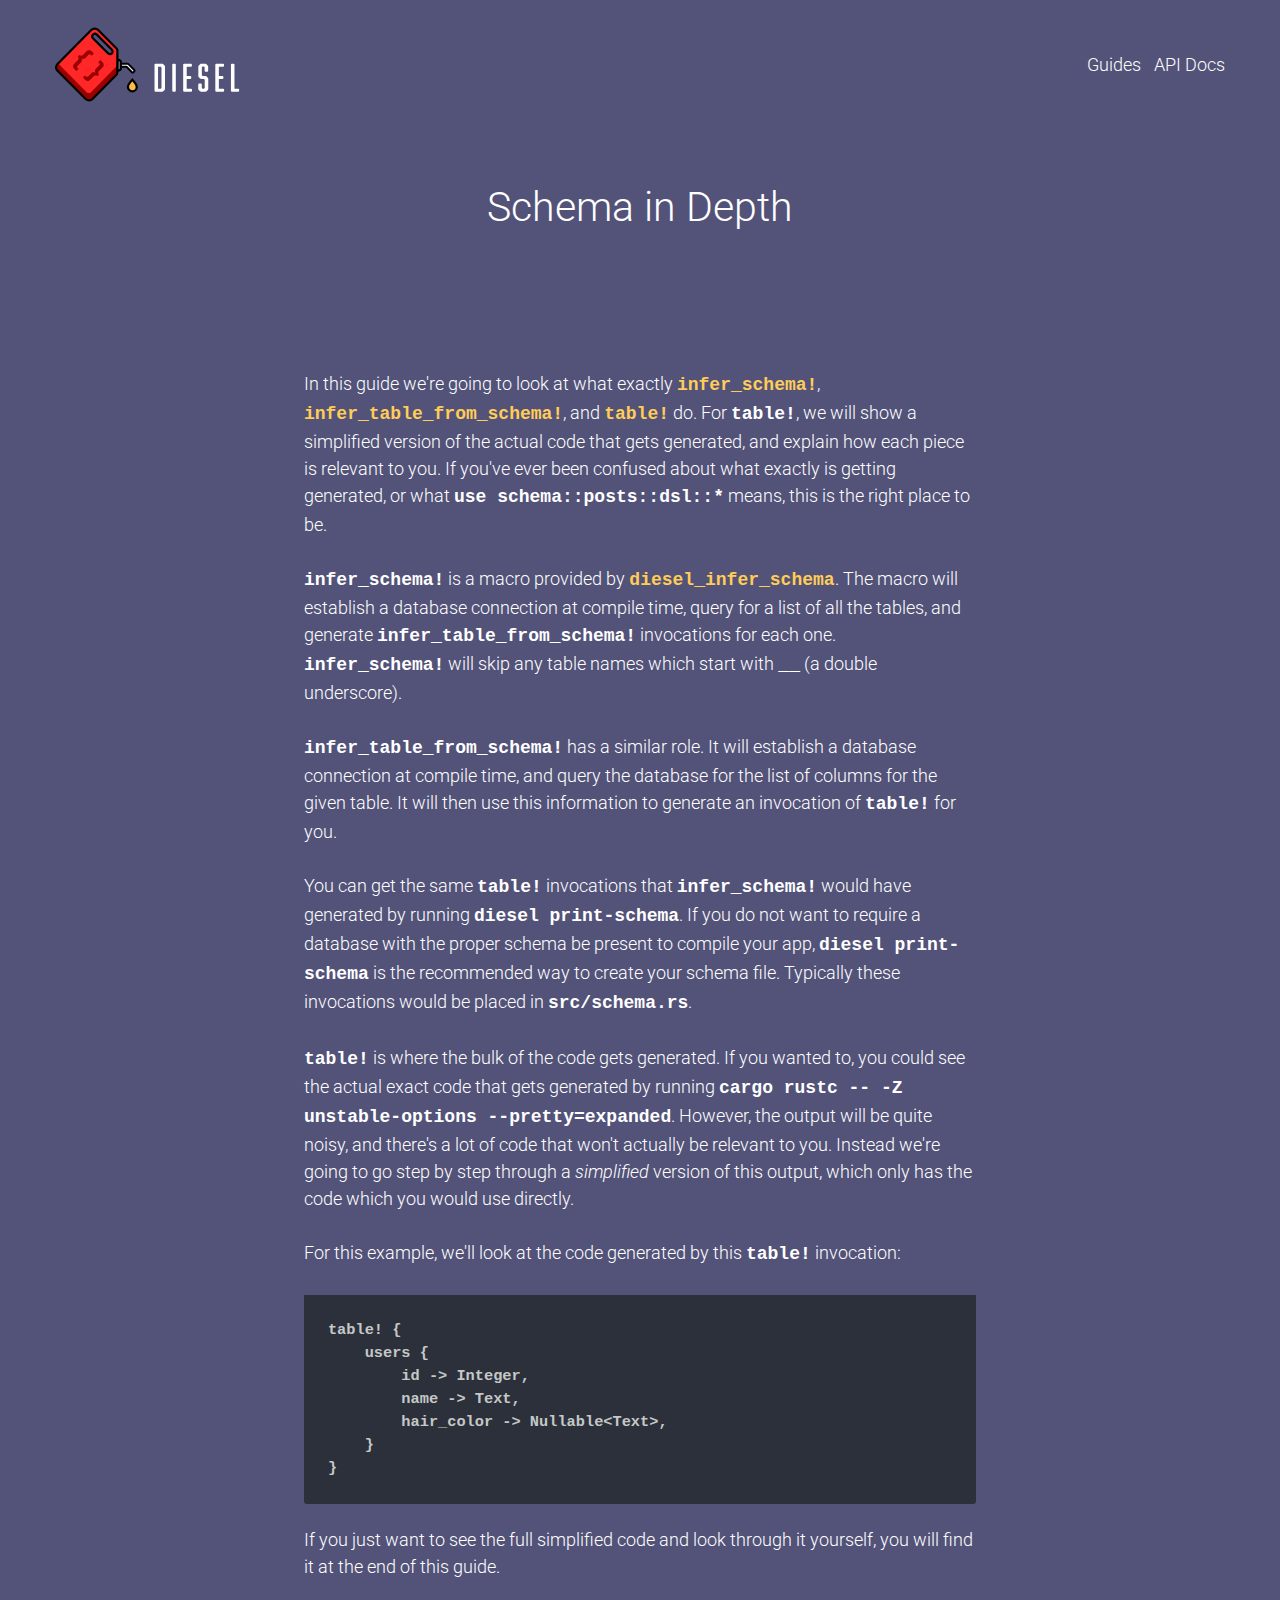
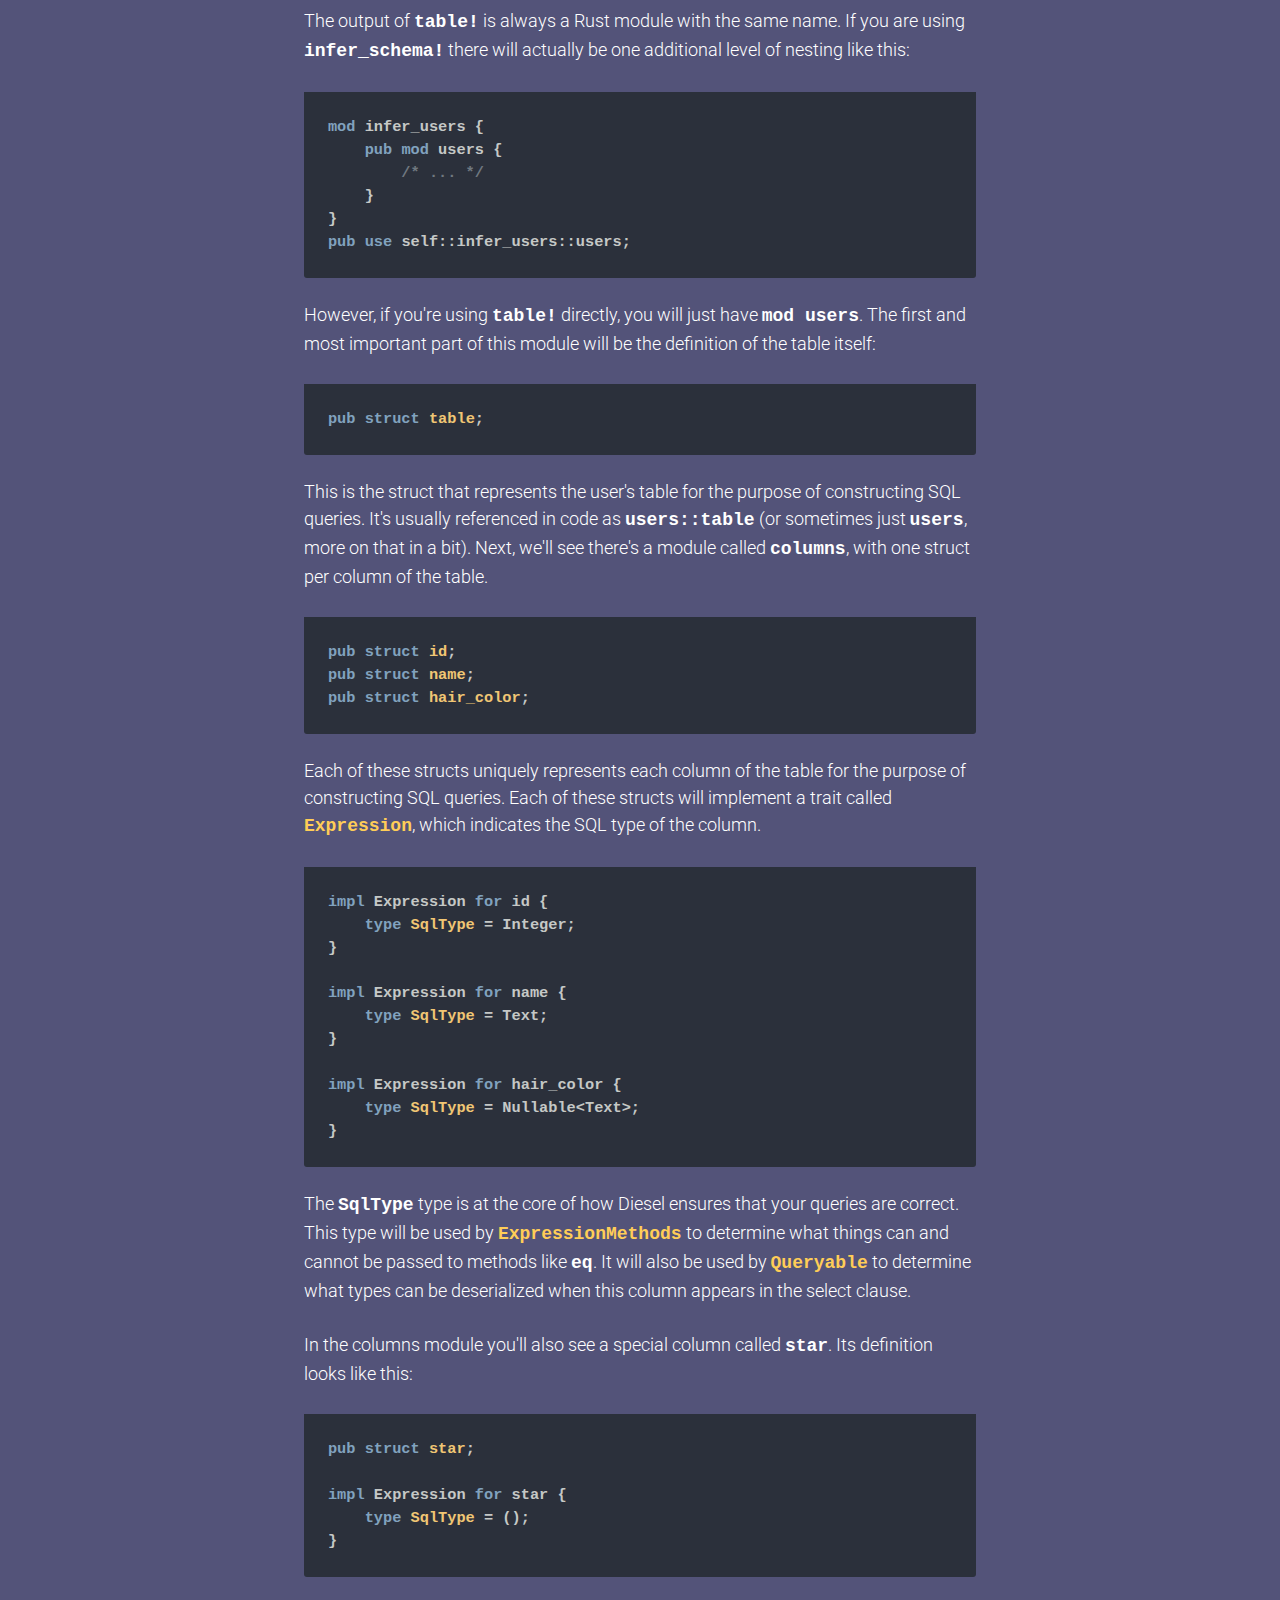
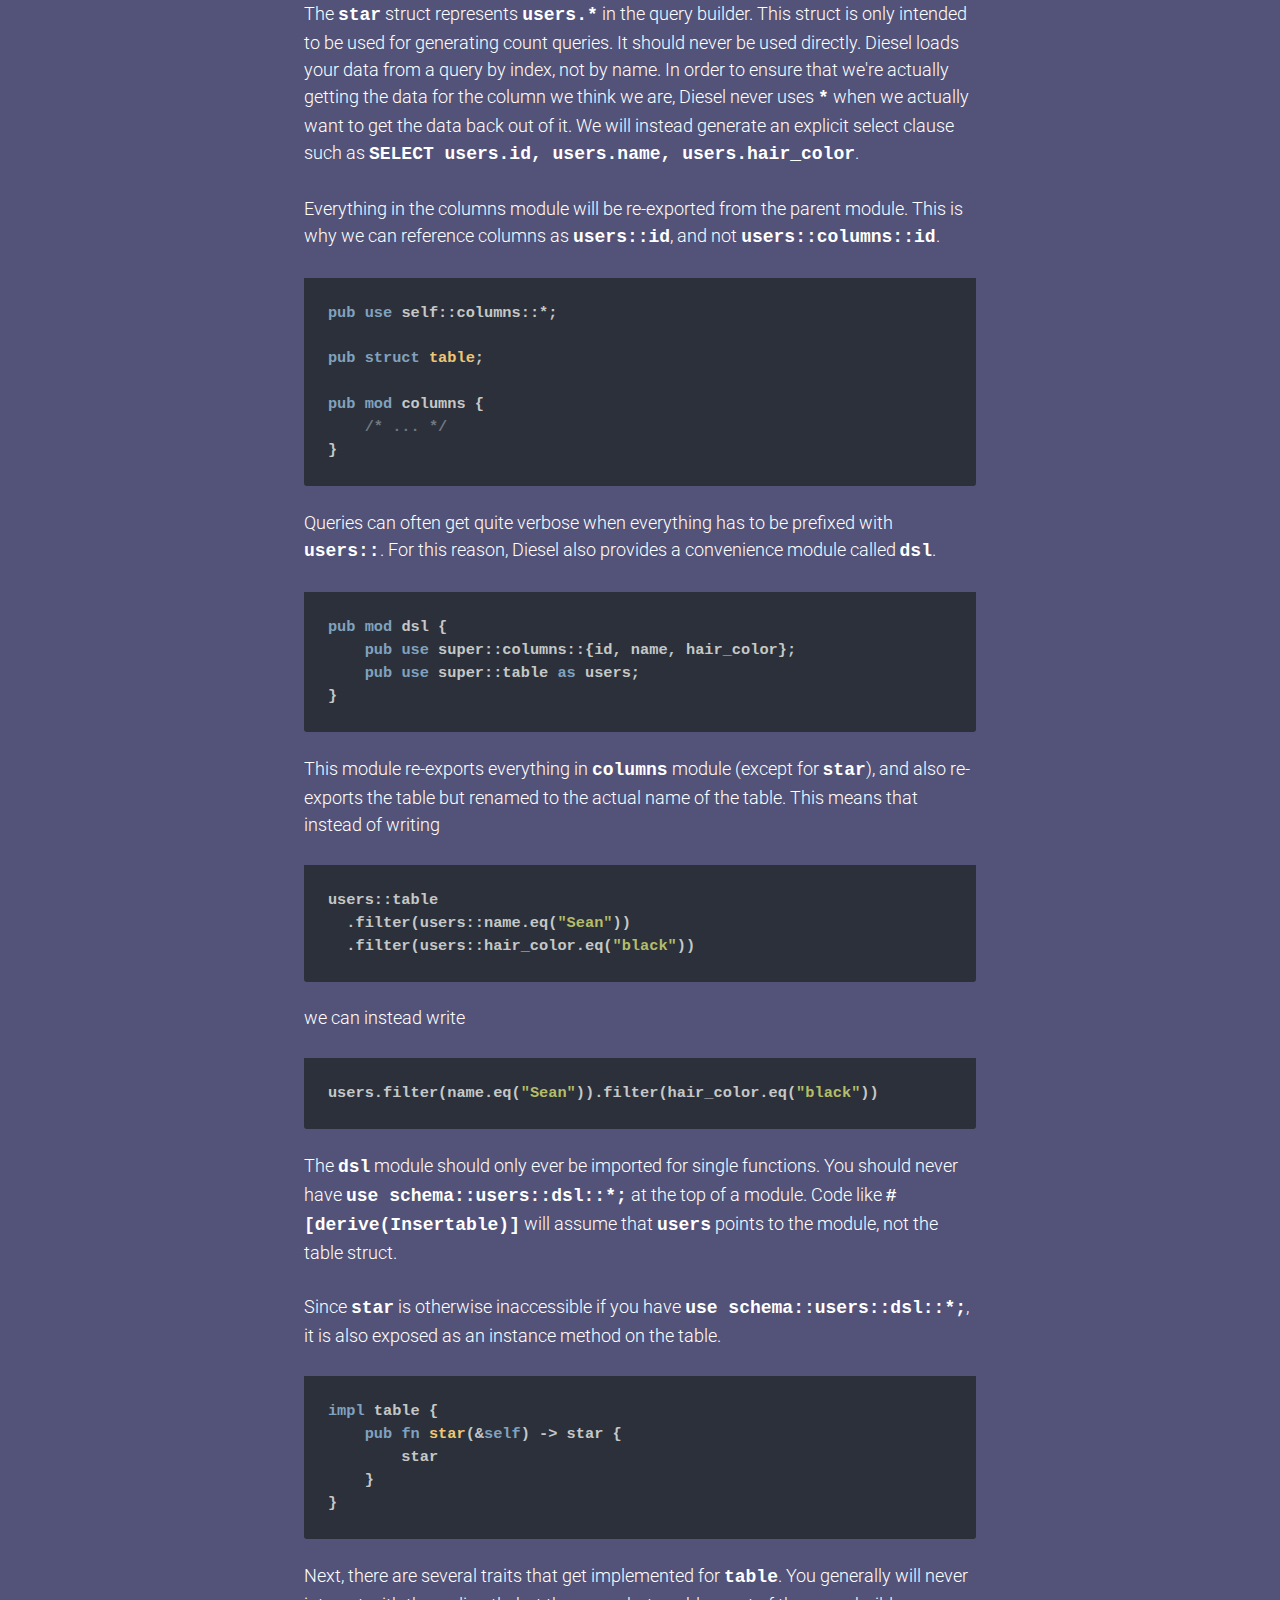
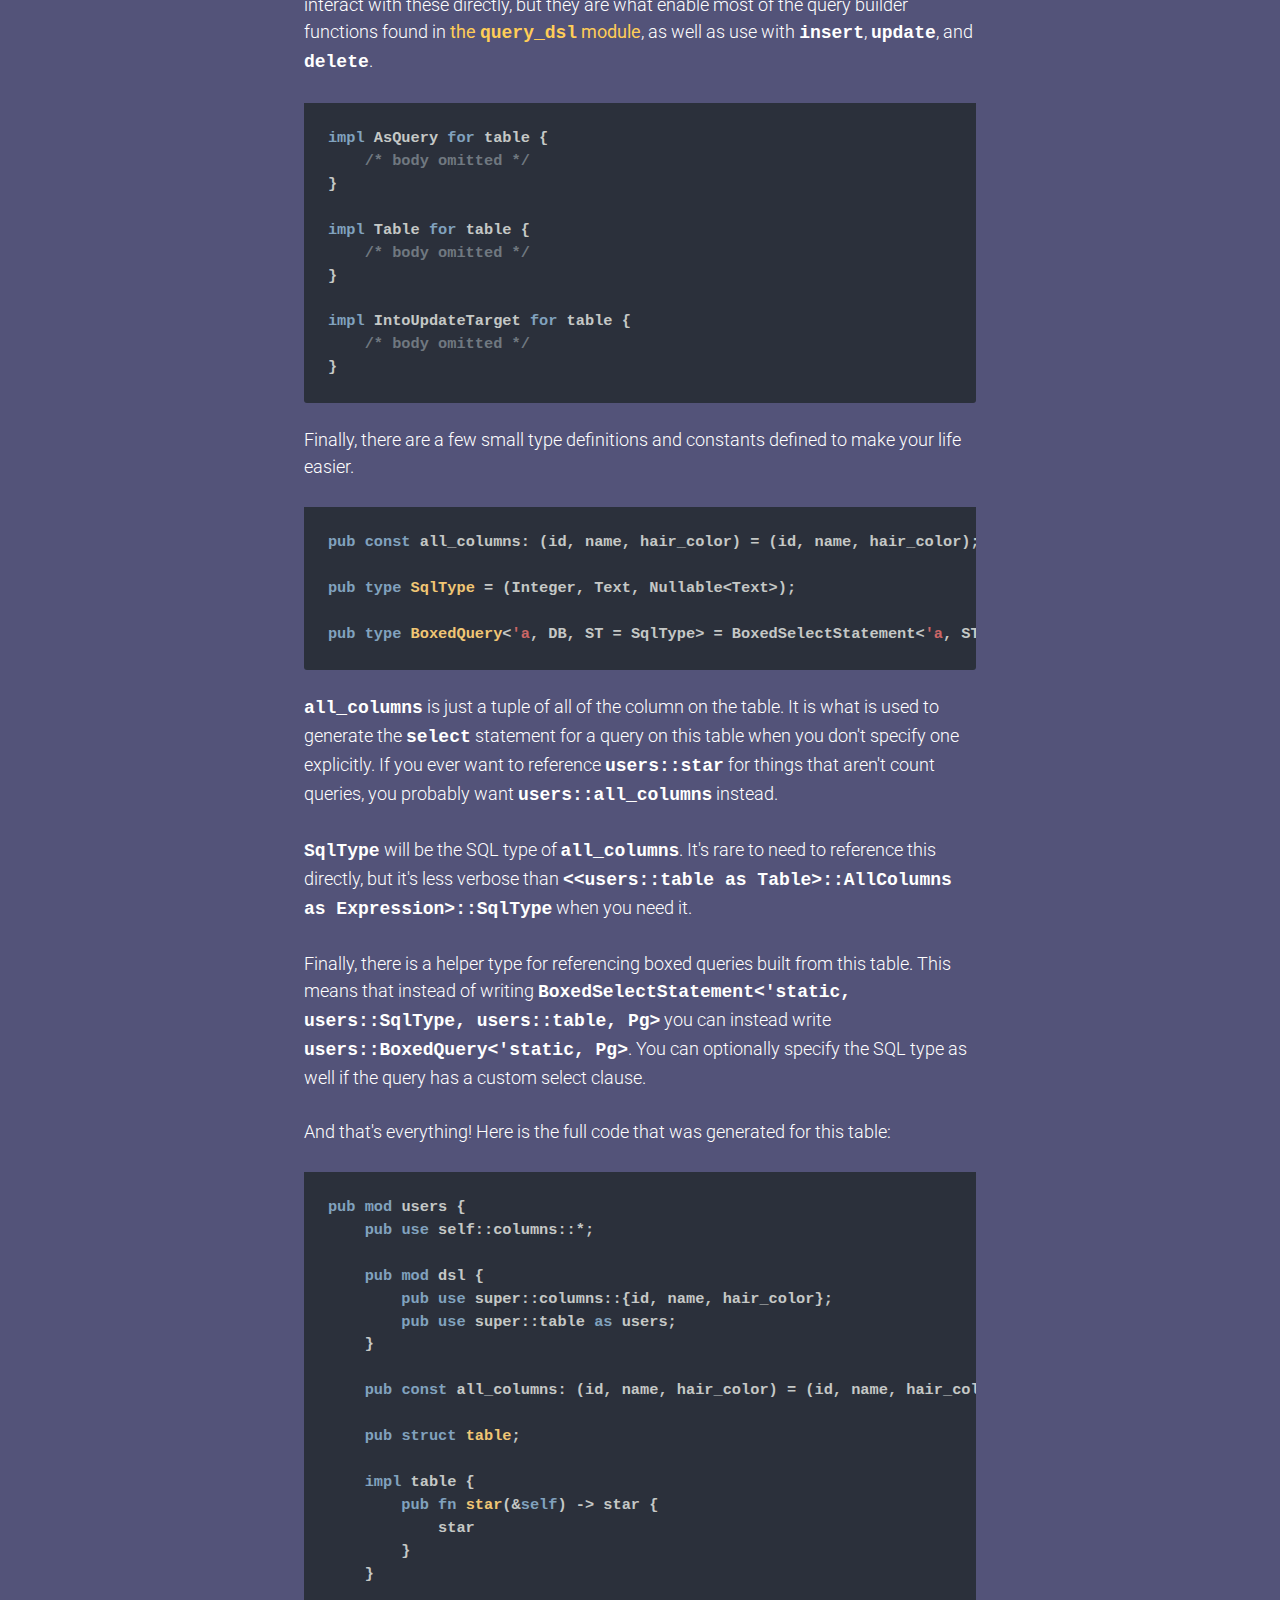
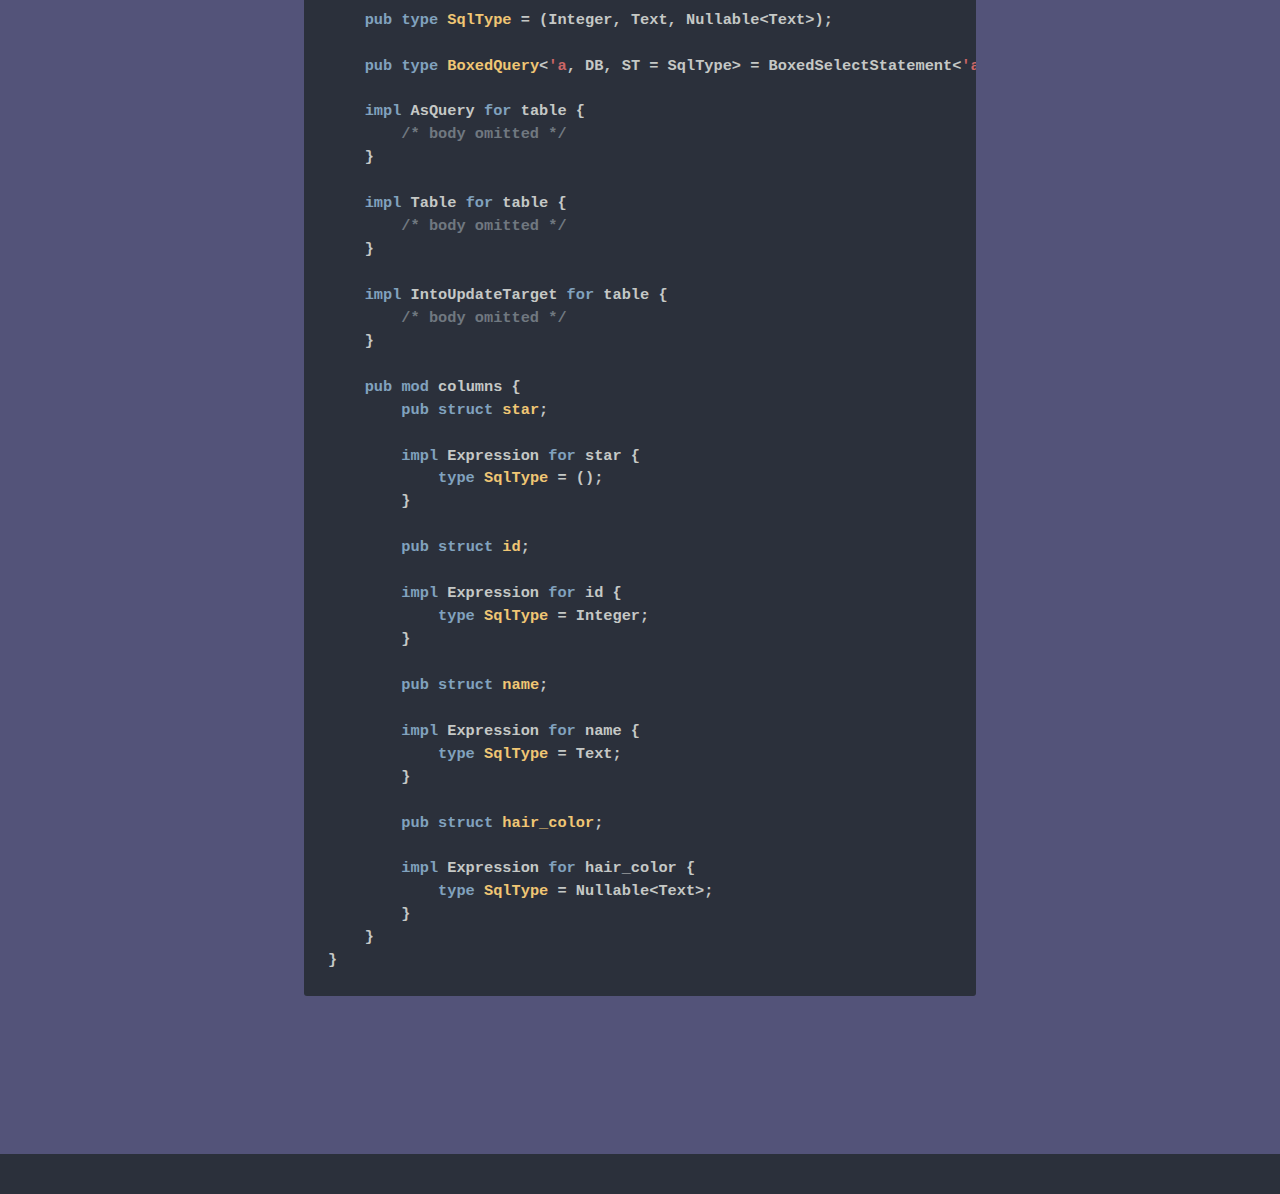
<file: guides/schema-in-depth/index.html>
<!DOCTYPE html><html><head><meta charset="utf-8" /><meta ,="" content="IE=edge,chrom=1" http-equiv="X-UA-Compatible" /><meta content="width=device-width, initial-scale=1" name="viewport" /><title>Diesel</title><link href="https://fonts.googleapis.com/css?family=Roboto:400,300,300italic,400italic,100" rel="stylesheet" type="text/css" /><link href="http://diesel.rs/guides/schema-in-depth/" rel="canonical" /><link href="../../assets/stylesheets/application.css" rel="stylesheet" /><link href="../../assets/stylesheets/hybrid.css" rel="stylesheet" /></head><body class="guides guides_schema-in-depth guides_schema-in-depth_index"><header class="main-header"><div class="content-wrapper"><h1><a href="/"><svg class='logo' height='76px' version='1.1' viewBox='0 0 187 76' width='187px' xmlns:sketch='http://www.bohemiancoding.com/sketch/ns' xmlns:xlink='http://www.w3.org/1999/xlink' xmlns='http://www.w3.org/2000/svg'>
<g fill-rule='evenodd' fill='none' id='Page-1' sketch:type='MSPage' stroke-width='1' stroke='none'>
<g id='Desktop-HD' sketch:type='MSArtboardGroup' transform='translate(-119.000000, -30.000000)'>
<g id='logo' sketch:type='MSLayerGroup' transform='translate(119.000000, 31.000000)'>
<g id='mark' sketch:type='MSShapeGroup' transform='translate(0.130247, 0.315216)'>
<g id='drop' transform='translate(72.929204, 51.710843)'>
<path d='M9.7807837,7.73987977 C9.7807837,10.2104926 7.78625402,12.2130607 5.3255584,12.2130607 C2.86486278,12.2130607 0.870333101,10.2104926 0.870333101,7.73987977 C0.870333101,5.26926692 5.3255584,0.395873804 5.3255584,0.395873804 C5.3255584,0.395873804 9.7807837,5.26926692 9.7807837,7.73987977' fill='#FDBD41' id='drop-fill'></path>
<path d='M9.7807837,7.73987977 C9.7807837,10.2104926 7.78625402,12.2130607 5.3255584,12.2130607 C2.86486278,12.2130607 0.870333101,10.2104926 0.870333101,7.73987977 C0.870333101,5.26926692 5.3255584,0.395873804 5.3255584,0.395873804 C5.3255584,0.395873804 9.7807837,5.26926692 9.7807837,7.73987977 L9.7807837,7.73987977 Z' id='drop-stroke' stroke-width='2.235' stroke='#000000'></path>
</g>
<g id='can'>
<path d='M79.275823,44.6326234 L80.2209163,43.6799527 C80.6090126,43.2880312 80.6090126,42.6541735 80.219415,42.2637594 L74.2643514,36.3027842 C74.0774346,36.1143604 73.8229575,36.0299465 73.5579711,36.0299465 L64.1791025,36.0299465 L64.1791025,39.0447273 L72.1842454,39.0447273 C72.4499825,39.0447273 72.7044595,39.2934467 72.892127,39.4826242 L77.8608104,44.5617761 C78.2511587,44.9544513 78.8854747,45.0260523 79.275823,44.6326234' fill='#FFFFFF' id='nozzle-fill'></path>
<path d='M79.275823,44.6326234 L80.2209163,43.6799527 C80.6090126,43.2880312 80.6090126,42.6541735 80.219415,42.2637594 L74.2643514,36.3027842 C74.0774346,36.1143604 73.8229575,36.0299465 73.5579711,36.0299465 L64.1791025,36.0299465 L64.1791025,39.0447273 L72.1842454,39.0447273 C72.4499825,39.0447273 72.7044595,39.2934467 72.892127,39.4826242 L77.8608104,44.5617761 C78.2511587,44.9544513 78.8854747,45.0260523 79.275823,44.6326234 L79.275823,44.6326234 Z' id='nozzle-stroke' stroke-width='2' stroke='#000000'></path>
<path d='M62.9549102,43.5800881 L63.0967868,31.4757433 L66.1257395,32.9755967 C66.3952299,33.123321 66.5626293,33.4082178 66.5596266,33.7164791 L66.495069,41.2926232 C66.4920663,41.6016382 66.320163,41.8835202 66.0476698,42.0259686 L62.9549102,43.5800881 Z' fill='#9B9B9B' id='attachement-fill'></path>
<path d='M62.9549102,43.5800881 L63.0967868,31.4757433 L66.1257395,32.9755967 C66.3952299,33.123321 66.5626293,33.4082178 66.5596266,33.7164791 L66.495069,41.2926232 C66.4920663,41.6016382 66.320163,41.8835202 66.0476698,42.0259686 L62.9549102,43.5800881 L62.9549102,43.5800881 Z' id='attachment-stroke' stroke-width='2.235' stroke='#000000'></path>
<path d='M57.3441789,25.3100644 C56.3690588,26.2891144 54.5156551,26.2793164 53.5232696,25.2829314 L38.2891765,9.98744111 C37.2967911,8.99105607 37.3838688,7.22665562 38.3582382,6.24760556 L38.5271389,6.07802415 C39.5022589,5.09972779 41.0936789,5.17886578 42.0860644,6.17525083 L57.3201575,21.4707411 C58.3125429,22.4671261 58.4881997,24.1614329 57.5130796,25.140483 L57.3441789,25.3100644 Z M62.9742024,45.1367701 L63.179886,22.3812049 C63.1783846,21.6380614 62.9066422,20.8843662 62.384176,20.3590407 L43.748798,1.64931119 C41.7662791,-0.341197814 38.467836,-0.295222407 36.485317,1.6952866 L2.35686493,35.9612849 C0.373595307,37.9517939 0.591289551,40.9997372 2.57380851,42.9902462 L30.81776,71.3480279 C32.8002789,73.3385369 35.853253,73.5744435 37.835772,71.5839345 L62.1732378,47.1483826 C62.6994573,46.6200423 62.9764544,45.8844358 62.9742024,45.1367701 L62.9742024,45.1367701 Z' fill='#FF2727' id='red-fill'></path>
<path d='M62.8151162,44.3834657 L62.8670115,37.9165376 L36.2319575,64.7024784 C35.0391186,65.9020746 33.1054561,65.9020746 31.9126172,64.7024784 L2.35413024,34.9765434 L2.1187213,35.213286 C0.107591965,37.2350519 0.107591965,40.5441526 2.1187213,42.5659185 L30.2985994,70.9054348 C32.3089767,72.9279572 35.599437,72.9279572 37.6098142,70.9054348 L61.9938173,46.3832971 C62.5210431,45.8530846 62.8166204,45.1337807 62.8151162,44.3834657' fill='#9B0000' id='shadow'></path>
<path d='M57.4628598,25.4292236 C56.4877397,26.4082737 54.5149795,26.2793918 53.522594,25.2830067 L38.2885009,9.98676279 C37.2961155,8.99037774 37.5025496,7.34581483 38.4769191,6.36676477 L38.6458198,6.19718336 C39.6209398,5.218887 41.0930033,5.17818745 42.0853888,6.1745725 L57.3202325,21.4700627 C58.312618,22.4664478 58.6068806,24.2805921 57.6317605,25.2596422 L57.4628598,25.4292236 L57.4628598,25.4292236 Z M63.1199074,22.4400685 C63.1184061,21.6976787 62.7881114,21.0027717 62.2648945,20.4781999 L43.6295166,1.76771671 C41.6469976,-0.222792299 38.5865168,-0.176063197 36.6039979,1.81444581 L2.47554583,36.0804441 C0.492276204,38.0709531 0.472008119,41.1181427 2.45452708,43.1086517 L30.6984785,71.4671871 C32.6809975,73.4576961 35.8533281,73.5745188 37.835847,71.5840098 L62.1733128,47.148458 C62.6995324,46.6201176 62.9757788,45.8837574 62.9742775,45.1368455 L63.1199074,22.4400685 Z' id='black-stroke' stroke-width='2.235' stroke='#000000'></path>
<path d='M31.379261,48.8214352 C31.6119686,49.0550807 31.8424242,49.195268 32.0683759,49.2404897 C32.2950781,49.2864651 32.5157751,49.2796819 32.7289653,49.2208937 C32.9429062,49.1628591 33.1440857,49.0580955 33.3317531,48.9088638 C33.5194206,48.7588785 33.6845679,48.6134153 33.8264445,48.4702132 L36.9349682,45.3491614 C37.3493379,44.9331217 37.7637077,44.6663136 38.1788281,44.5494908 C38.5924471,44.4319144 38.9812941,44.3934759 39.3438676,44.4319144 C39.7064411,44.4718602 40.0337332,44.5660721 40.3249931,44.7160575 C40.6162529,44.8652891 40.8399525,45.0047227 40.9953412,45.135112 L41.0538934,45.0763238 C40.9240276,44.9195552 40.7814003,44.6994762 40.6267623,44.413072 C40.470623,44.1274215 40.3730359,43.8018252 40.3347518,43.4377904 C40.2957169,43.0737557 40.3475131,42.6705287 40.4901404,42.2281097 C40.632017,41.7864443 40.943545,41.3244291 41.4224723,40.8435716 L44.3756073,37.8785347 C44.530996,37.7225198 44.6826313,37.5506773 44.8327652,37.3622535 C44.9813979,37.173076 45.0849903,36.9718394 45.1427919,36.7570362 C45.2013441,36.5429868 45.2073495,36.3221541 45.1623093,36.0937845 C45.1165184,35.8669222 44.9776445,35.6355378 44.7449369,35.4018923 L43.6962511,34.3482264 L45.8716922,32.1640177 L48.3383932,34.6406601 C48.5590902,34.8622465 48.752763,35.1682468 48.9216637,35.5579072 C49.0898137,35.9475676 49.1866501,36.3703906 49.2129236,36.8256225 C49.2384463,37.2808544 49.1701354,37.7586972 49.0087414,38.2591508 C48.8473474,38.7596044 48.5455781,39.2314176 48.1056856,39.6730829 L44.4529263,43.3405638 C44.1293876,43.6654064 43.9184494,44.0068303 43.8223637,44.3640818 C43.7240259,44.722087 43.6985032,45.0597425 43.744294,45.3785556 C43.7893342,45.6973686 43.8861706,45.9898024 44.0355539,46.2566105 C44.1841865,46.5226649 44.3365725,46.7344532 44.4919611,46.8904681 L42.8022034,48.587036 C42.6468148,48.4310211 42.4358765,48.278021 42.1708901,48.1287893 C41.905153,47.978804 41.6198985,47.8755477 41.3158772,47.8167595 C41.0111053,47.7579713 40.6905692,47.7677693 40.3542692,47.8461536 C40.0172184,47.9237842 39.7004358,48.112208 39.4024199,48.411425 L35.6333068,52.1957286 C35.1934143,52.637394 34.723495,52.9403794 34.2250502,53.1024239 C33.7258548,53.2652221 33.2499301,53.3330546 32.7972762,53.307429 C32.3438717,53.2818034 31.9227459,53.183823 31.5346496,53.0149953 C31.1458027,52.8454138 30.8417814,52.6509605 30.6210845,52.4293741 L28.1543835,49.9527317 L30.3298246,47.7677693 L31.379261,48.8214352 Z' fill='#9B0000' id='Fill-19'></path>
<path d='M36.07958,26.7010842 C35.8461217,26.466685 35.615666,26.3272514 35.3897144,26.2820297 C35.1622615,26.2360543 34.9423152,26.2428376 34.729125,26.3016258 C34.5151841,26.3596603 34.3147552,26.4636703 34.1270878,26.6136556 C33.9386697,26.7636409 33.767517,26.9158874 33.6121283,27.0719023 L30.6589933,30.0369392 C30.180066,30.5177967 29.7191547,30.8298265 29.2800129,30.9722749 C28.8393697,31.1162307 28.4377613,31.1682356 28.0751878,31.1290435 C27.7126143,31.090605 27.3883249,30.9926247 27.1045718,30.8366098 C26.8185666,30.6805949 26.599371,30.5373928 26.4439823,30.4070035 L26.3854301,30.4657917 C26.5145453,30.6218066 26.6534192,30.8464078 26.8028025,31.1388415 C26.9514351,31.4312753 27.0452688,31.7598864 27.0843037,32.1231675 C27.1233385,32.4879559 27.0843037,32.87837 26.9679499,33.2936561 C26.8508454,33.7096958 26.5858589,34.1264893 26.1714892,34.542529 L23.0629655,37.6628271 C22.9203383,37.8060292 22.7747083,37.9718422 22.6260757,38.160266 C22.4774431,38.3486898 22.3731,38.5506801 22.3152984,38.7654832 C22.2567462,38.9795326 22.2499901,39.2003653 22.295781,39.428735 C22.3408212,39.6555972 22.4804458,39.8869816 22.7139041,40.1206272 L23.7625898,41.1735393 L21.586398,43.3585017 L19.119697,40.8818593 C18.8990001,40.6602729 18.7053273,40.3542727 18.5364266,39.9646122 C18.3682766,39.5749518 18.2706895,39.1521288 18.2451667,38.6968969 C18.2196439,38.241665 18.2872042,37.7638223 18.4493489,37.2633687 C18.6107429,36.7621614 18.9125122,36.2911019 19.3524047,35.8486828 L23.1215178,32.0651329 C23.4195337,31.7659159 23.6064505,31.4471029 23.6852708,31.1094474 C23.7625898,30.771792 23.7723485,30.4499641 23.7137962,30.1432102 C23.655244,29.8379636 23.5516516,29.5515595 23.4030189,29.2855051 C23.2543863,29.018697 23.1087564,28.8144456 22.9661291,28.6712435 L24.6566375,26.9739219 C24.7985141,27.117124 25.0019456,27.2633409 25.2676827,27.4133262 C25.5334199,27.5625578 25.8246797,27.6605382 26.1422131,27.7050062 C26.4597464,27.7517353 26.7960465,27.725356 27.1526146,27.6273756 C27.5076814,27.530149 27.8484855,27.3191143 28.1720242,26.993518 L31.8247835,23.3267909 C32.264676,22.8843718 32.7345953,22.58214 33.2330401,22.4200955 C33.7314848,22.2572974 34.2074095,22.1894648 34.660814,22.2150904 C35.1142186,22.2407161 35.5353444,22.3386965 35.9234406,22.5075242 C36.3115369,22.6771056 36.6163089,22.871559 36.8370058,23.0931453 L39.3037068,25.5697878 L37.1282657,27.7539964 L36.07958,26.7010842 Z' fill='#9B0000' id='Fill-21'></path>
</g>
</g>
<path d='M100.843301,63.5962709 C100.843301,64.1939346 101.179487,64.5301205 101.77715,64.5301205 L108.575575,64.5301205 C109.061177,64.5301205 109.397363,64.3807046 109.733549,64.0445187 L111.003584,62.7744833 C111.33977,62.4382975 111.489186,62.1021116 111.489186,61.6165099 L111.489186,39.0547046 C111.489186,38.5691028 111.33977,38.2329169 111.003584,37.8967311 L109.733549,36.6266957 C109.397363,36.2905099 109.061177,36.1410939 108.575575,36.1410939 L101.77715,36.1410939 C101.179487,36.1410939 100.843301,36.4772798 100.843301,37.0749435 L100.843301,63.5962709 Z M107.156124,61.4670939 L104.429283,61.4670939 L104.429283,39.2041205 L107.156124,39.2041205 L107.903204,39.9512001 L107.903204,60.7200143 L107.156124,61.4670939 Z M122.428469,37.0749435 C122.428469,36.4772798 122.092283,36.1410939 121.494619,36.1410939 L119.776336,36.1410939 C119.178673,36.1410939 118.842487,36.4772798 118.842487,37.0749435 L118.842487,63.5962709 C118.842487,64.1939346 119.178673,64.5301205 119.776336,64.5301205 L121.494619,64.5301205 C122.092283,64.5301205 122.428469,64.1939346 122.428469,63.5962709 L122.428469,37.0749435 Z M138.821434,62.4009435 C138.821434,61.8032798 138.485248,61.4670939 137.887584,61.4670939 L133.479814,61.4670939 L133.479814,51.6803506 L137.140504,51.6803506 C137.738168,51.6803506 138.074354,51.3441647 138.074354,50.746501 L138.074354,49.5511736 C138.074354,48.9535099 137.738168,48.617324 137.140504,48.617324 L133.479814,48.617324 L133.479814,39.2041205 L137.812876,39.2041205 C138.41054,39.2041205 138.746726,38.8679346 138.746726,38.2702709 L138.746726,37.0749435 C138.746726,36.4772798 138.41054,36.1410939 137.812876,36.1410939 L130.827681,36.1410939 C130.230018,36.1410939 129.893832,36.4772798 129.893832,37.0749435 L129.893832,63.5962709 C129.893832,64.1939346 130.230018,64.5301205 130.827681,64.5301205 L137.887584,64.5301205 C138.485248,64.5301205 138.821434,64.1939346 138.821434,63.5962709 L138.821434,62.4009435 Z M155.214398,39.0547046 C155.214398,38.5691028 155.064982,38.2329169 154.728796,37.8967311 L153.458761,36.6266957 C153.122575,36.2905099 152.786389,36.1410939 152.300788,36.1410939 L148.154496,36.1410939 C147.668894,36.1410939 147.332708,36.2905099 146.996522,36.6266957 L145.726487,37.8967311 C145.390301,38.2329169 145.240885,38.5691028 145.240885,39.0547046 L145.240885,48.76674 C145.240885,49.2523417 145.390301,49.5885276 145.726487,49.9247134 L146.996522,51.1947488 C147.332708,51.5309346 147.668894,51.6803506 148.154496,51.6803506 L150.993398,51.6803506 L151.740478,52.4274302 L151.740478,60.7947223 L150.993398,61.5418019 L149.499239,61.5418019 L148.752159,60.7947223 L148.752159,57.2834479 C148.752159,56.6857842 148.415973,56.3495984 147.81831,56.3495984 L146.100027,56.3495984 C145.502363,56.3495984 145.166177,56.6857842 145.166177,57.2834479 L145.166177,61.6165099 C145.166177,62.1021116 145.315593,62.4382975 145.651779,62.7744833 L146.921814,64.0445187 C147.258,64.3807046 147.594186,64.5301205 148.079788,64.5301205 L152.41285,64.5301205 C152.898451,64.5301205 153.234637,64.3807046 153.570823,64.0445187 L154.840858,62.7744833 C155.177044,62.4382975 155.32646,62.1021116 155.32646,61.6165099 L155.32646,51.5309346 C155.32646,51.0453329 155.177044,50.709147 154.840858,50.3729612 L153.570823,49.1029258 C153.234637,48.76674 152.898451,48.617324 152.41285,48.617324 L149.573947,48.617324 L148.826867,47.8702444 L148.826867,39.8764922 L149.573947,39.1294125 L150.881336,39.1294125 L151.628416,39.8764922 L151.628416,43.4251205 C151.628416,44.0227842 151.964602,44.35897 152.562265,44.35897 L154.280549,44.35897 C154.878212,44.35897 155.214398,44.0227842 155.214398,43.4251205 L155.214398,39.0547046 Z M171.383239,62.4009435 C171.383239,61.8032798 171.047053,61.4670939 170.449389,61.4670939 L166.041619,61.4670939 L166.041619,51.6803506 L169.70231,51.6803506 C170.299973,51.6803506 170.636159,51.3441647 170.636159,50.746501 L170.636159,49.5511736 C170.636159,48.9535099 170.299973,48.617324 169.70231,48.617324 L166.041619,48.617324 L166.041619,39.2041205 L170.374681,39.2041205 C170.972345,39.2041205 171.308531,38.8679346 171.308531,38.2702709 L171.308531,37.0749435 C171.308531,36.4772798 170.972345,36.1410939 170.374681,36.1410939 L163.389487,36.1410939 C162.791823,36.1410939 162.455637,36.4772798 162.455637,37.0749435 L162.455637,63.5962709 C162.455637,64.1939346 162.791823,64.5301205 163.389487,64.5301205 L170.449389,64.5301205 C171.047053,64.5301205 171.383239,64.1939346 171.383239,63.5962709 L171.383239,62.4009435 Z M181.874274,61.4670939 L181.874274,37.0749435 C181.874274,36.4772798 181.538088,36.1410939 180.940425,36.1410939 L179.222142,36.1410939 C178.624478,36.1410939 178.288292,36.4772798 178.288292,37.0749435 L178.288292,63.5962709 C178.288292,64.1939346 178.624478,64.5301205 179.222142,64.5301205 L185.684381,64.5301205 C186.282044,64.5301205 186.61823,64.1939346 186.61823,63.5962709 L186.61823,62.4009435 C186.61823,61.8032798 186.282044,61.4670939 185.684381,61.4670939 L181.874274,61.4670939 Z' fill='#FFFFFF' id='DIESEL' sketch:type='MSShapeGroup'></path>
</g>
</g>
</g>
</svg>
</a></h1><nav class="header-nav"><ul><li class="nav-item"><a href="/guides">Guides</a></li><li class="nav-item"><a href="http://docs.diesel.rs">API Docs</a></li></ul></nav></div></header><section class="banner"><div class="content-wrapper"><div class="banner-wrapper"><h2 class="banner__heading">Schema in Depth</h2></div></div></section><main><section class="demo"><div class="content-wrapper"><div class="guide-wrapper"><p>In this guide we're going to look at what exactly <a href="https://docs.rs/diesel_infer_schema/1.0.0/diesel_infer_schema/macro.infer_schema.html"><code>infer_schema!</code></a>, <a href="https://docs.rs/diesel_infer_schema/1.0.0/diesel_infer_schema/macro.infer_table_from_schema.html"><code>infer_table_from_schema!</code></a>, and <a href="http://docs.diesel.rs/diesel/macro.table.html"><code>table!</code></a> do. For <code>table!</code>, we will show a simplified version of the actual code that gets generated, and explain how each piece is relevant to you. If you've ever been confused about what exactly is getting generated, or what <code>use schema::posts::dsl::*</code> means, this is the right place to be.</p>

<p><code>infer_schema!</code> is a macro provided by <a href="https://crates.io/crates/diesel_infer_schema"><code>diesel_infer_schema</code></a>. The macro will establish a database connection at compile time, query for a list of all the tables, and generate <code>infer_table_from_schema!</code> invocations for each one. <code>infer_schema!</code> will skip any table names which start with <code>__</code> (a double underscore).</p>

<p><code>infer_table_from_schema!</code> has a similar role. It will establish a database connection at compile time, and query the database for the list of columns for the given table. It will then use this information to generate an invocation of <code>table!</code> for you.</p>

<p>You can get the same <code>table!</code> invocations that <code>infer_schema!</code> would have generated by running <code>diesel print-schema</code>. If you do not want to require a database with the proper schema be present to compile your app, <code>diesel print-schema</code> is the recommended way to create your schema file. Typically these invocations would be placed in <code>src/schema.rs</code>.</p>

<p><code>table!</code> is where the bulk of the code gets generated. If you wanted to, you could see the actual exact code that gets generated by running <code>cargo rustc -- -Z unstable-options --pretty=expanded</code>. However, the output will be quite noisy, and there's a lot of code that won't actually be relevant to you. Instead we're going to go step by step through a <em>simplified</em> version of this output, which only has the code which you would use directly.</p>

<p>For this example, we'll look at the code generated by this <code>table!</code> invocation:</p>

<div class="demo__example"><div class="demo__example-browser"><pre class="demo__example-snippet"><code>table! {
    users {
        id -&gt; Integer,
        name -&gt; Text,
        hair_color -&gt; Nullable&lt;Text&gt;,
    }
}</code></pre></div></div><p>If you just want to see the full simplified code and look through it yourself, you will find it at the end of this guide.</p>

<p>The output of <code>table!</code> is always a Rust module with the same name. If you are using <code>infer_schema!</code> there will actually be one additional level of nesting like this:</p>
<div class="demo__example"><div class="demo__example-browser"><pre class="demo__example-snippet"><code>mod infer_users {
    pub mod users {
        /* ... */
    }
}
pub use self::infer_users::users;</code></pre></div></div><p>However, if you're using <code>table!</code> directly, you will just have <code>mod users</code>. The first and most important part of this module will be the definition of the table itself:</p>
<div class="demo__example"><div class="demo__example-browser"><pre class="demo__example-snippet"><code>pub struct table;</code></pre></div></div><p>This is the struct that represents the user's table for the purpose of constructing SQL queries. It's usually referenced in code as <code>users::table</code> (or sometimes just <code>users</code>, more on that in a bit). Next, we'll see there's a module called <code>columns</code>, with one struct per column of the table.</p>
<div class="demo__example"><div class="demo__example-browser"><pre class="demo__example-snippet"><code>pub struct id;
pub struct name;
pub struct hair_color;</code></pre></div></div><p>Each of these structs uniquely represents each column of the table for the purpose of constructing SQL queries. Each of these structs will implement a trait called <a href="https://docs.diesel.rs/diesel/expression/trait.Expression.html"><code>Expression</code></a>, which indicates the SQL type of the column.</p>

<div class="demo__example"><div class="demo__example-browser"><pre class="demo__example-snippet"><code>impl Expression for id {
    type SqlType = Integer;
}

impl Expression for name {
    type SqlType = Text;
}

impl Expression for hair_color {
    type SqlType = Nullable&lt;Text&gt;;
}</code></pre></div></div><p>The <code>SqlType</code> type is at the core of how Diesel ensures that your queries are correct. This type will be used by <a href="https://docs.diesel.rs/diesel/expression_methods/trait.ExpressionMethods.html"><code>ExpressionMethods</code></a> to determine what things can and cannot be passed to methods like <code>eq</code>. It will also be used by <a href="https://docs.diesel.rs/diesel/query_source/trait.Queryable.html"><code>Queryable</code></a> to determine what types can be deserialized when this column appears in the select clause.</p>

<p>In the columns module you'll also see a special column called <code>star</code>. Its definition looks like this:</p>
<div class="demo__example"><div class="demo__example-browser"><pre class="demo__example-snippet"><code>pub struct star;

impl Expression for star {
    type SqlType = ();
}</code></pre></div></div><p>The <code>star</code> struct represents <code>users.*</code> in the query builder. This struct is only intended to be used for generating count queries. It should never be used directly. Diesel loads your data from a query by index, not by name. In order to ensure that we're actually getting the data for the column we think we are, Diesel never uses <code>*</code> when we actually want to get the data back out of it. We will instead generate an explicit select clause such as <code>SELECT users.id, users.name, users.hair_color</code>.</p>

<p>Everything in the columns module will be re-exported from the parent module. This is why we can reference columns as <code>users::id</code>, and not <code>users::columns::id</code>.</p>
<div class="demo__example"><div class="demo__example-browser"><pre class="demo__example-snippet"><code>pub use self::columns::*;

pub struct table;

pub mod columns {
    /* ... */
}</code></pre></div></div><p>Queries can often get quite verbose when everything has to be prefixed with <code>users::</code>. For this reason, Diesel also provides a convenience module called <code>dsl</code>.</p>
<div class="demo__example"><div class="demo__example-browser"><pre class="demo__example-snippet"><code>pub mod dsl {
    pub use super::columns::{id, name, hair_color};
    pub use super::table as users;
}</code></pre></div></div><p>This module re-exports everything in <code>columns</code> module (except for <code>star</code>), and also re-exports the table but renamed to the actual name of the table. This means that instead of writing</p>
<div class="demo__example"><div class="demo__example-browser"><pre class="demo__example-snippet"><code>users::table
  .filter(users::name.eq("Sean"))
  .filter(users::hair_color.eq("black"))</code></pre></div></div><p>we can instead write</p>
<div class="demo__example"><div class="demo__example-browser"><pre class="demo__example-snippet"><code>users.filter(name.eq("Sean")).filter(hair_color.eq("black"))</code></pre></div></div><p>The <code>dsl</code> module should only ever be imported for single functions. You should never have <code>use schema::users::dsl::*;</code> at the top of a module. Code like <code>#[derive(Insertable)]</code> will assume that <code>users</code> points to the module, not the table struct.</p>

<p>Since <code>star</code> is otherwise inaccessible if you have <code>use schema::users::dsl::*;</code>, it is also exposed as an instance method on the table.</p>
<div class="demo__example"><div class="demo__example-browser"><pre class="demo__example-snippet"><code>impl table {
    pub fn star(&self) -&gt; star {
        star
    }
}</code></pre></div></div><p>Next, there are several traits that get implemented for <code>table</code>. You generally will never interact with these directly, but they are what enable most of the query builder functions found in <a href="https://docs.diesel.rs/diesel/query_dsl/index.html">the <code>query_dsl</code> module</a>, as well as use with <code>insert</code>, <code>update</code>, and <code>delete</code>.</p>

<div class="demo__example"><div class="demo__example-browser"><pre class="demo__example-snippet"><code>impl AsQuery for table {
    /* body omitted */
}

impl Table for table {
    /* body omitted */
}

impl IntoUpdateTarget for table {
    /* body omitted */
}</code></pre></div></div><p>Finally, there are a few small type definitions and constants defined to make your life easier.</p>
<div class="demo__example"><div class="demo__example-browser"><pre class="demo__example-snippet"><code>pub const all_columns: (id, name, hair_color) = (id, name, hair_color);

pub type SqlType = (Integer, Text, Nullable&lt;Text&gt;);

pub type BoxedQuery&lt;'a, DB, ST = SqlType&gt; = BoxedSelectStatement&lt;'a, ST, table, DB&gt;;</code></pre></div></div><p><code>all_columns</code> is just a tuple of all of the column on the table. It is what is used to generate the <code>select</code> statement for a query on this table when you don't specify one explicitly. If you ever want to reference <code>users::star</code> for things that aren't count queries, you probably want <code>users::all_columns</code> instead.</p>

<p><code>SqlType</code> will be the SQL type of <code>all_columns</code>. It's rare to need to reference this directly, but it's less verbose than <code>&lt;&lt;users::table as Table&gt;::AllColumns as Expression&gt;::SqlType</code> when you need it.</p>

<p>Finally, there is a helper type for referencing boxed queries built from this table. This means that instead of writing <code>BoxedSelectStatement&lt;'static, users::SqlType, users::table, Pg&gt;</code> you can instead write <code>users::BoxedQuery&lt;'static, Pg&gt;</code>. You can optionally specify the SQL type as well if the query has a custom select clause.</p>

<p>And that's everything! Here is the full code that was generated for this table:</p>
<div class="demo__example"><div class="demo__example-browser"><pre class="demo__example-snippet"><code>pub mod users {
    pub use self::columns::*;

    pub mod dsl {
        pub use super::columns::{id, name, hair_color};
        pub use super::table as users;
    }

    pub const all_columns: (id, name, hair_color) = (id, name, hair_color);

    pub struct table;

    impl table {
        pub fn star(&self) -&gt; star {
            star
        }
    }

    pub type SqlType = (Integer, Text, Nullable&lt;Text&gt;);

    pub type BoxedQuery&lt;'a, DB, ST = SqlType&gt; = BoxedSelectStatement&lt;'a, ST, table, DB&gt;;

    impl AsQuery for table {
        /* body omitted */
    }

    impl Table for table {
        /* body omitted */
    }

    impl IntoUpdateTarget for table {
        /* body omitted */
    }

    pub mod columns {
        pub struct star;

        impl Expression for star {
            type SqlType = ();
        }

        pub struct id;

        impl Expression for id {
            type SqlType = Integer;
        }

        pub struct name;

        impl Expression for name {
            type SqlType = Text;
        }

        pub struct hair_color;

        impl Expression for hair_color {
            type SqlType = Nullable&lt;Text&gt;;
        }
    }
}</code></pre></div></div></div></div></section></main><footer><div class="content-wrapper"><p>Copyright &copy; 2015-2018 Sean Griffin</p></div></footer><script src="https://code.jquery.com/jquery-2.1.1.min.js"></script><script src="../../assets/javascripts/application.js"></script><script src="../../assets/javascripts/highlight.pack.js"></script><script src="../../assets/javascripts/vertical-tabs.js"></script><script>hljs.initHighlightingOnLoad();</script><script>(function(i,s,o,g,r,a,m){i['GoogleAnalyticsObject']=r;i[r]=i[r]||function(){
(i[r].q=i[r].q||[]).push(arguments)},i[r].l=1*new Date();a=s.createElement(o),
m=s.getElementsByTagName(o)[0];a.async=1;a.src=g;m.parentNode.insertBefore(a,m)
})(window,document,'script','//www.google-analytics.com/analytics.js','ga');

ga('create', 'UA-73402127-1', 'auto');
ga('send', 'pageview');</script></body></html>
</file>
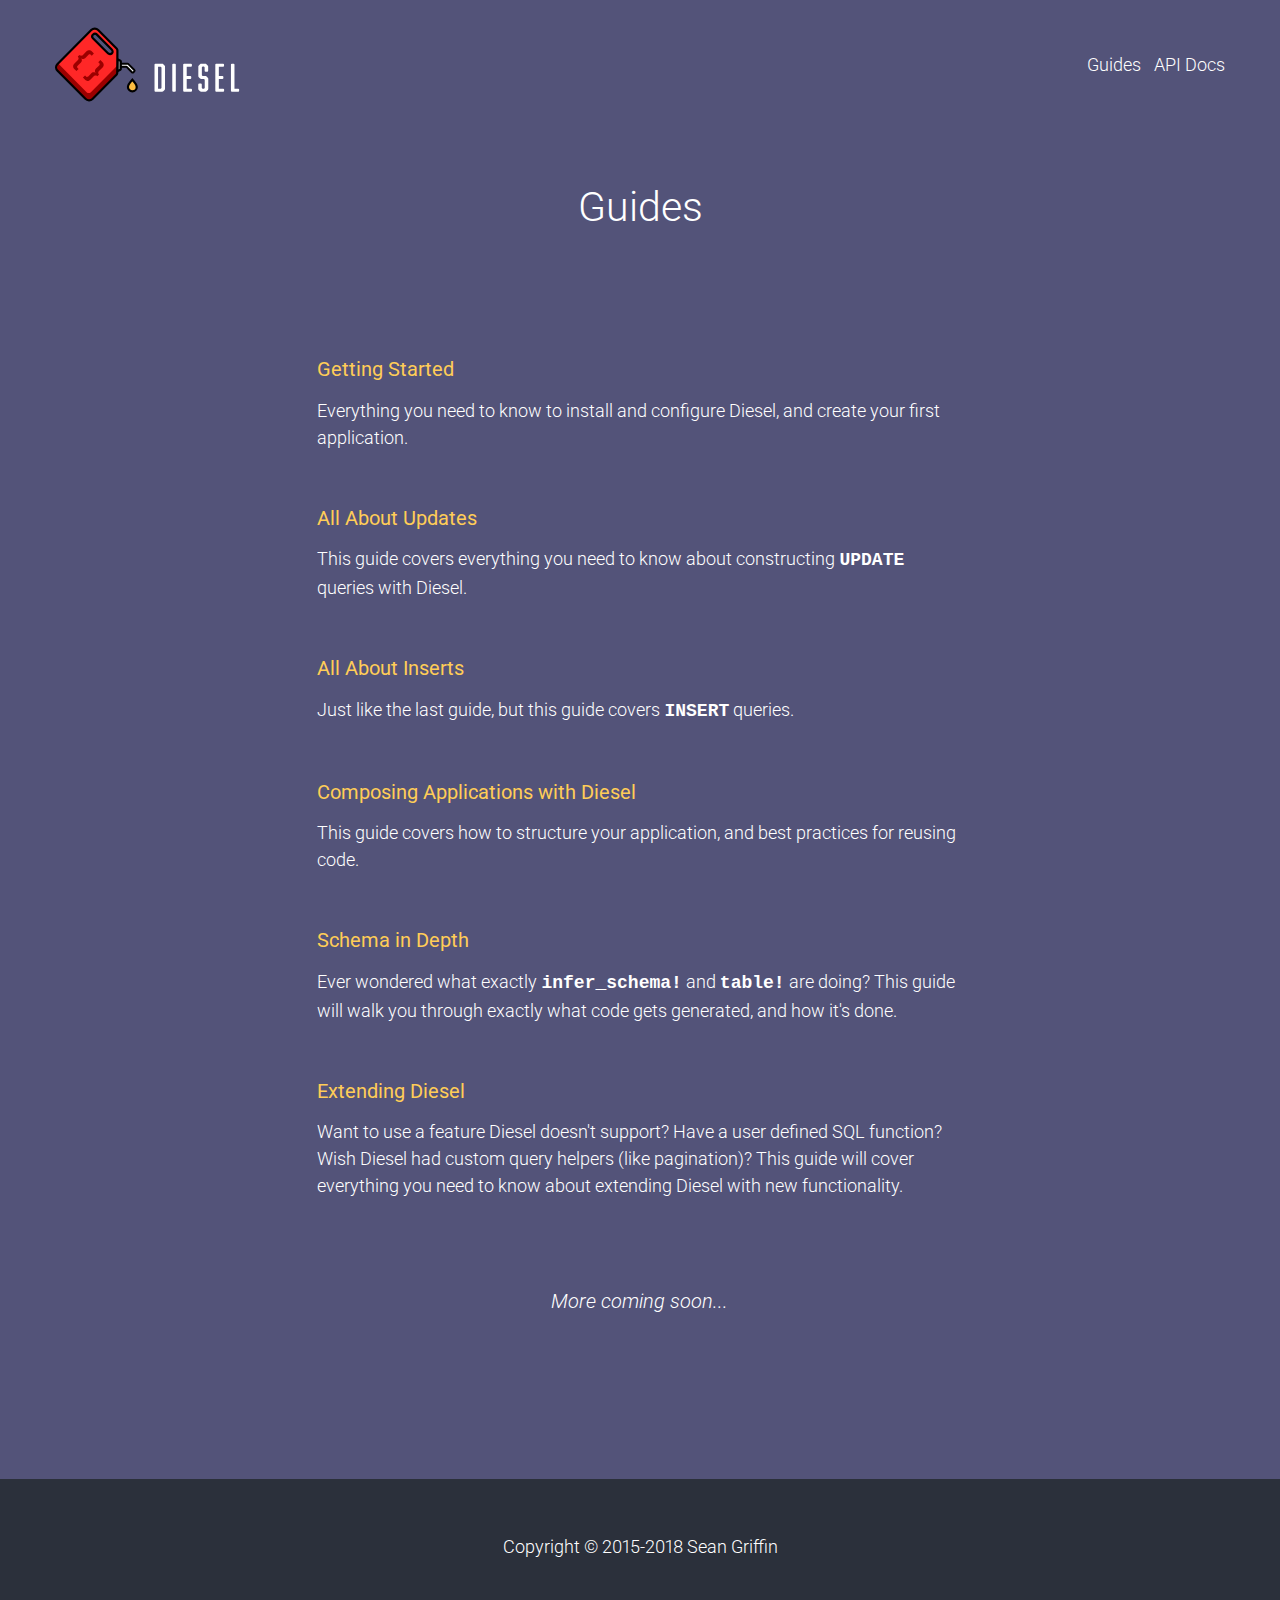
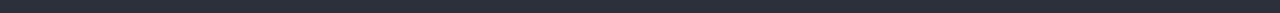
<file: views/guides/index.html>
<!DOCTYPE html><html><head><meta charset="utf-8" /><meta ,="" content="IE=edge,chrom=1" http-equiv="X-UA-Compatible" /><meta content="width=device-width, initial-scale=1" name="viewport" /><title>Diesel</title><link href="https://fonts.googleapis.com/css?family=Roboto:400,300,300italic,400italic,100" rel="stylesheet" type="text/css" /><link href="http://diesel.rs/views/guides/" rel="canonical" /><link href="../../assets/stylesheets/application.css" rel="stylesheet" /><link href="../../assets/stylesheets/hybrid.css" rel="stylesheet" /></head><body class="views views_guides views_guides_index"><header class="main-header"><div class="content-wrapper"><h1><a href="/"><svg class='logo' height='76px' version='1.1' viewBox='0 0 187 76' width='187px' xmlns:sketch='http://www.bohemiancoding.com/sketch/ns' xmlns:xlink='http://www.w3.org/1999/xlink' xmlns='http://www.w3.org/2000/svg'>
<g fill-rule='evenodd' fill='none' id='Page-1' sketch:type='MSPage' stroke-width='1' stroke='none'>
<g id='Desktop-HD' sketch:type='MSArtboardGroup' transform='translate(-119.000000, -30.000000)'>
<g id='logo' sketch:type='MSLayerGroup' transform='translate(119.000000, 31.000000)'>
<g id='mark' sketch:type='MSShapeGroup' transform='translate(0.130247, 0.315216)'>
<g id='drop' transform='translate(72.929204, 51.710843)'>
<path d='M9.7807837,7.73987977 C9.7807837,10.2104926 7.78625402,12.2130607 5.3255584,12.2130607 C2.86486278,12.2130607 0.870333101,10.2104926 0.870333101,7.73987977 C0.870333101,5.26926692 5.3255584,0.395873804 5.3255584,0.395873804 C5.3255584,0.395873804 9.7807837,5.26926692 9.7807837,7.73987977' fill='#FDBD41' id='drop-fill'></path>
<path d='M9.7807837,7.73987977 C9.7807837,10.2104926 7.78625402,12.2130607 5.3255584,12.2130607 C2.86486278,12.2130607 0.870333101,10.2104926 0.870333101,7.73987977 C0.870333101,5.26926692 5.3255584,0.395873804 5.3255584,0.395873804 C5.3255584,0.395873804 9.7807837,5.26926692 9.7807837,7.73987977 L9.7807837,7.73987977 Z' id='drop-stroke' stroke-width='2.235' stroke='#000000'></path>
</g>
<g id='can'>
<path d='M79.275823,44.6326234 L80.2209163,43.6799527 C80.6090126,43.2880312 80.6090126,42.6541735 80.219415,42.2637594 L74.2643514,36.3027842 C74.0774346,36.1143604 73.8229575,36.0299465 73.5579711,36.0299465 L64.1791025,36.0299465 L64.1791025,39.0447273 L72.1842454,39.0447273 C72.4499825,39.0447273 72.7044595,39.2934467 72.892127,39.4826242 L77.8608104,44.5617761 C78.2511587,44.9544513 78.8854747,45.0260523 79.275823,44.6326234' fill='#FFFFFF' id='nozzle-fill'></path>
<path d='M79.275823,44.6326234 L80.2209163,43.6799527 C80.6090126,43.2880312 80.6090126,42.6541735 80.219415,42.2637594 L74.2643514,36.3027842 C74.0774346,36.1143604 73.8229575,36.0299465 73.5579711,36.0299465 L64.1791025,36.0299465 L64.1791025,39.0447273 L72.1842454,39.0447273 C72.4499825,39.0447273 72.7044595,39.2934467 72.892127,39.4826242 L77.8608104,44.5617761 C78.2511587,44.9544513 78.8854747,45.0260523 79.275823,44.6326234 L79.275823,44.6326234 Z' id='nozzle-stroke' stroke-width='2' stroke='#000000'></path>
<path d='M62.9549102,43.5800881 L63.0967868,31.4757433 L66.1257395,32.9755967 C66.3952299,33.123321 66.5626293,33.4082178 66.5596266,33.7164791 L66.495069,41.2926232 C66.4920663,41.6016382 66.320163,41.8835202 66.0476698,42.0259686 L62.9549102,43.5800881 Z' fill='#9B9B9B' id='attachement-fill'></path>
<path d='M62.9549102,43.5800881 L63.0967868,31.4757433 L66.1257395,32.9755967 C66.3952299,33.123321 66.5626293,33.4082178 66.5596266,33.7164791 L66.495069,41.2926232 C66.4920663,41.6016382 66.320163,41.8835202 66.0476698,42.0259686 L62.9549102,43.5800881 L62.9549102,43.5800881 Z' id='attachment-stroke' stroke-width='2.235' stroke='#000000'></path>
<path d='M57.3441789,25.3100644 C56.3690588,26.2891144 54.5156551,26.2793164 53.5232696,25.2829314 L38.2891765,9.98744111 C37.2967911,8.99105607 37.3838688,7.22665562 38.3582382,6.24760556 L38.5271389,6.07802415 C39.5022589,5.09972779 41.0936789,5.17886578 42.0860644,6.17525083 L57.3201575,21.4707411 C58.3125429,22.4671261 58.4881997,24.1614329 57.5130796,25.140483 L57.3441789,25.3100644 Z M62.9742024,45.1367701 L63.179886,22.3812049 C63.1783846,21.6380614 62.9066422,20.8843662 62.384176,20.3590407 L43.748798,1.64931119 C41.7662791,-0.341197814 38.467836,-0.295222407 36.485317,1.6952866 L2.35686493,35.9612849 C0.373595307,37.9517939 0.591289551,40.9997372 2.57380851,42.9902462 L30.81776,71.3480279 C32.8002789,73.3385369 35.853253,73.5744435 37.835772,71.5839345 L62.1732378,47.1483826 C62.6994573,46.6200423 62.9764544,45.8844358 62.9742024,45.1367701 L62.9742024,45.1367701 Z' fill='#FF2727' id='red-fill'></path>
<path d='M62.8151162,44.3834657 L62.8670115,37.9165376 L36.2319575,64.7024784 C35.0391186,65.9020746 33.1054561,65.9020746 31.9126172,64.7024784 L2.35413024,34.9765434 L2.1187213,35.213286 C0.107591965,37.2350519 0.107591965,40.5441526 2.1187213,42.5659185 L30.2985994,70.9054348 C32.3089767,72.9279572 35.599437,72.9279572 37.6098142,70.9054348 L61.9938173,46.3832971 C62.5210431,45.8530846 62.8166204,45.1337807 62.8151162,44.3834657' fill='#9B0000' id='shadow'></path>
<path d='M57.4628598,25.4292236 C56.4877397,26.4082737 54.5149795,26.2793918 53.522594,25.2830067 L38.2885009,9.98676279 C37.2961155,8.99037774 37.5025496,7.34581483 38.4769191,6.36676477 L38.6458198,6.19718336 C39.6209398,5.218887 41.0930033,5.17818745 42.0853888,6.1745725 L57.3202325,21.4700627 C58.312618,22.4664478 58.6068806,24.2805921 57.6317605,25.2596422 L57.4628598,25.4292236 L57.4628598,25.4292236 Z M63.1199074,22.4400685 C63.1184061,21.6976787 62.7881114,21.0027717 62.2648945,20.4781999 L43.6295166,1.76771671 C41.6469976,-0.222792299 38.5865168,-0.176063197 36.6039979,1.81444581 L2.47554583,36.0804441 C0.492276204,38.0709531 0.472008119,41.1181427 2.45452708,43.1086517 L30.6984785,71.4671871 C32.6809975,73.4576961 35.8533281,73.5745188 37.835847,71.5840098 L62.1733128,47.148458 C62.6995324,46.6201176 62.9757788,45.8837574 62.9742775,45.1368455 L63.1199074,22.4400685 Z' id='black-stroke' stroke-width='2.235' stroke='#000000'></path>
<path d='M31.379261,48.8214352 C31.6119686,49.0550807 31.8424242,49.195268 32.0683759,49.2404897 C32.2950781,49.2864651 32.5157751,49.2796819 32.7289653,49.2208937 C32.9429062,49.1628591 33.1440857,49.0580955 33.3317531,48.9088638 C33.5194206,48.7588785 33.6845679,48.6134153 33.8264445,48.4702132 L36.9349682,45.3491614 C37.3493379,44.9331217 37.7637077,44.6663136 38.1788281,44.5494908 C38.5924471,44.4319144 38.9812941,44.3934759 39.3438676,44.4319144 C39.7064411,44.4718602 40.0337332,44.5660721 40.3249931,44.7160575 C40.6162529,44.8652891 40.8399525,45.0047227 40.9953412,45.135112 L41.0538934,45.0763238 C40.9240276,44.9195552 40.7814003,44.6994762 40.6267623,44.413072 C40.470623,44.1274215 40.3730359,43.8018252 40.3347518,43.4377904 C40.2957169,43.0737557 40.3475131,42.6705287 40.4901404,42.2281097 C40.632017,41.7864443 40.943545,41.3244291 41.4224723,40.8435716 L44.3756073,37.8785347 C44.530996,37.7225198 44.6826313,37.5506773 44.8327652,37.3622535 C44.9813979,37.173076 45.0849903,36.9718394 45.1427919,36.7570362 C45.2013441,36.5429868 45.2073495,36.3221541 45.1623093,36.0937845 C45.1165184,35.8669222 44.9776445,35.6355378 44.7449369,35.4018923 L43.6962511,34.3482264 L45.8716922,32.1640177 L48.3383932,34.6406601 C48.5590902,34.8622465 48.752763,35.1682468 48.9216637,35.5579072 C49.0898137,35.9475676 49.1866501,36.3703906 49.2129236,36.8256225 C49.2384463,37.2808544 49.1701354,37.7586972 49.0087414,38.2591508 C48.8473474,38.7596044 48.5455781,39.2314176 48.1056856,39.6730829 L44.4529263,43.3405638 C44.1293876,43.6654064 43.9184494,44.0068303 43.8223637,44.3640818 C43.7240259,44.722087 43.6985032,45.0597425 43.744294,45.3785556 C43.7893342,45.6973686 43.8861706,45.9898024 44.0355539,46.2566105 C44.1841865,46.5226649 44.3365725,46.7344532 44.4919611,46.8904681 L42.8022034,48.587036 C42.6468148,48.4310211 42.4358765,48.278021 42.1708901,48.1287893 C41.905153,47.978804 41.6198985,47.8755477 41.3158772,47.8167595 C41.0111053,47.7579713 40.6905692,47.7677693 40.3542692,47.8461536 C40.0172184,47.9237842 39.7004358,48.112208 39.4024199,48.411425 L35.6333068,52.1957286 C35.1934143,52.637394 34.723495,52.9403794 34.2250502,53.1024239 C33.7258548,53.2652221 33.2499301,53.3330546 32.7972762,53.307429 C32.3438717,53.2818034 31.9227459,53.183823 31.5346496,53.0149953 C31.1458027,52.8454138 30.8417814,52.6509605 30.6210845,52.4293741 L28.1543835,49.9527317 L30.3298246,47.7677693 L31.379261,48.8214352 Z' fill='#9B0000' id='Fill-19'></path>
<path d='M36.07958,26.7010842 C35.8461217,26.466685 35.615666,26.3272514 35.3897144,26.2820297 C35.1622615,26.2360543 34.9423152,26.2428376 34.729125,26.3016258 C34.5151841,26.3596603 34.3147552,26.4636703 34.1270878,26.6136556 C33.9386697,26.7636409 33.767517,26.9158874 33.6121283,27.0719023 L30.6589933,30.0369392 C30.180066,30.5177967 29.7191547,30.8298265 29.2800129,30.9722749 C28.8393697,31.1162307 28.4377613,31.1682356 28.0751878,31.1290435 C27.7126143,31.090605 27.3883249,30.9926247 27.1045718,30.8366098 C26.8185666,30.6805949 26.599371,30.5373928 26.4439823,30.4070035 L26.3854301,30.4657917 C26.5145453,30.6218066 26.6534192,30.8464078 26.8028025,31.1388415 C26.9514351,31.4312753 27.0452688,31.7598864 27.0843037,32.1231675 C27.1233385,32.4879559 27.0843037,32.87837 26.9679499,33.2936561 C26.8508454,33.7096958 26.5858589,34.1264893 26.1714892,34.542529 L23.0629655,37.6628271 C22.9203383,37.8060292 22.7747083,37.9718422 22.6260757,38.160266 C22.4774431,38.3486898 22.3731,38.5506801 22.3152984,38.7654832 C22.2567462,38.9795326 22.2499901,39.2003653 22.295781,39.428735 C22.3408212,39.6555972 22.4804458,39.8869816 22.7139041,40.1206272 L23.7625898,41.1735393 L21.586398,43.3585017 L19.119697,40.8818593 C18.8990001,40.6602729 18.7053273,40.3542727 18.5364266,39.9646122 C18.3682766,39.5749518 18.2706895,39.1521288 18.2451667,38.6968969 C18.2196439,38.241665 18.2872042,37.7638223 18.4493489,37.2633687 C18.6107429,36.7621614 18.9125122,36.2911019 19.3524047,35.8486828 L23.1215178,32.0651329 C23.4195337,31.7659159 23.6064505,31.4471029 23.6852708,31.1094474 C23.7625898,30.771792 23.7723485,30.4499641 23.7137962,30.1432102 C23.655244,29.8379636 23.5516516,29.5515595 23.4030189,29.2855051 C23.2543863,29.018697 23.1087564,28.8144456 22.9661291,28.6712435 L24.6566375,26.9739219 C24.7985141,27.117124 25.0019456,27.2633409 25.2676827,27.4133262 C25.5334199,27.5625578 25.8246797,27.6605382 26.1422131,27.7050062 C26.4597464,27.7517353 26.7960465,27.725356 27.1526146,27.6273756 C27.5076814,27.530149 27.8484855,27.3191143 28.1720242,26.993518 L31.8247835,23.3267909 C32.264676,22.8843718 32.7345953,22.58214 33.2330401,22.4200955 C33.7314848,22.2572974 34.2074095,22.1894648 34.660814,22.2150904 C35.1142186,22.2407161 35.5353444,22.3386965 35.9234406,22.5075242 C36.3115369,22.6771056 36.6163089,22.871559 36.8370058,23.0931453 L39.3037068,25.5697878 L37.1282657,27.7539964 L36.07958,26.7010842 Z' fill='#9B0000' id='Fill-21'></path>
</g>
</g>
<path d='M100.843301,63.5962709 C100.843301,64.1939346 101.179487,64.5301205 101.77715,64.5301205 L108.575575,64.5301205 C109.061177,64.5301205 109.397363,64.3807046 109.733549,64.0445187 L111.003584,62.7744833 C111.33977,62.4382975 111.489186,62.1021116 111.489186,61.6165099 L111.489186,39.0547046 C111.489186,38.5691028 111.33977,38.2329169 111.003584,37.8967311 L109.733549,36.6266957 C109.397363,36.2905099 109.061177,36.1410939 108.575575,36.1410939 L101.77715,36.1410939 C101.179487,36.1410939 100.843301,36.4772798 100.843301,37.0749435 L100.843301,63.5962709 Z M107.156124,61.4670939 L104.429283,61.4670939 L104.429283,39.2041205 L107.156124,39.2041205 L107.903204,39.9512001 L107.903204,60.7200143 L107.156124,61.4670939 Z M122.428469,37.0749435 C122.428469,36.4772798 122.092283,36.1410939 121.494619,36.1410939 L119.776336,36.1410939 C119.178673,36.1410939 118.842487,36.4772798 118.842487,37.0749435 L118.842487,63.5962709 C118.842487,64.1939346 119.178673,64.5301205 119.776336,64.5301205 L121.494619,64.5301205 C122.092283,64.5301205 122.428469,64.1939346 122.428469,63.5962709 L122.428469,37.0749435 Z M138.821434,62.4009435 C138.821434,61.8032798 138.485248,61.4670939 137.887584,61.4670939 L133.479814,61.4670939 L133.479814,51.6803506 L137.140504,51.6803506 C137.738168,51.6803506 138.074354,51.3441647 138.074354,50.746501 L138.074354,49.5511736 C138.074354,48.9535099 137.738168,48.617324 137.140504,48.617324 L133.479814,48.617324 L133.479814,39.2041205 L137.812876,39.2041205 C138.41054,39.2041205 138.746726,38.8679346 138.746726,38.2702709 L138.746726,37.0749435 C138.746726,36.4772798 138.41054,36.1410939 137.812876,36.1410939 L130.827681,36.1410939 C130.230018,36.1410939 129.893832,36.4772798 129.893832,37.0749435 L129.893832,63.5962709 C129.893832,64.1939346 130.230018,64.5301205 130.827681,64.5301205 L137.887584,64.5301205 C138.485248,64.5301205 138.821434,64.1939346 138.821434,63.5962709 L138.821434,62.4009435 Z M155.214398,39.0547046 C155.214398,38.5691028 155.064982,38.2329169 154.728796,37.8967311 L153.458761,36.6266957 C153.122575,36.2905099 152.786389,36.1410939 152.300788,36.1410939 L148.154496,36.1410939 C147.668894,36.1410939 147.332708,36.2905099 146.996522,36.6266957 L145.726487,37.8967311 C145.390301,38.2329169 145.240885,38.5691028 145.240885,39.0547046 L145.240885,48.76674 C145.240885,49.2523417 145.390301,49.5885276 145.726487,49.9247134 L146.996522,51.1947488 C147.332708,51.5309346 147.668894,51.6803506 148.154496,51.6803506 L150.993398,51.6803506 L151.740478,52.4274302 L151.740478,60.7947223 L150.993398,61.5418019 L149.499239,61.5418019 L148.752159,60.7947223 L148.752159,57.2834479 C148.752159,56.6857842 148.415973,56.3495984 147.81831,56.3495984 L146.100027,56.3495984 C145.502363,56.3495984 145.166177,56.6857842 145.166177,57.2834479 L145.166177,61.6165099 C145.166177,62.1021116 145.315593,62.4382975 145.651779,62.7744833 L146.921814,64.0445187 C147.258,64.3807046 147.594186,64.5301205 148.079788,64.5301205 L152.41285,64.5301205 C152.898451,64.5301205 153.234637,64.3807046 153.570823,64.0445187 L154.840858,62.7744833 C155.177044,62.4382975 155.32646,62.1021116 155.32646,61.6165099 L155.32646,51.5309346 C155.32646,51.0453329 155.177044,50.709147 154.840858,50.3729612 L153.570823,49.1029258 C153.234637,48.76674 152.898451,48.617324 152.41285,48.617324 L149.573947,48.617324 L148.826867,47.8702444 L148.826867,39.8764922 L149.573947,39.1294125 L150.881336,39.1294125 L151.628416,39.8764922 L151.628416,43.4251205 C151.628416,44.0227842 151.964602,44.35897 152.562265,44.35897 L154.280549,44.35897 C154.878212,44.35897 155.214398,44.0227842 155.214398,43.4251205 L155.214398,39.0547046 Z M171.383239,62.4009435 C171.383239,61.8032798 171.047053,61.4670939 170.449389,61.4670939 L166.041619,61.4670939 L166.041619,51.6803506 L169.70231,51.6803506 C170.299973,51.6803506 170.636159,51.3441647 170.636159,50.746501 L170.636159,49.5511736 C170.636159,48.9535099 170.299973,48.617324 169.70231,48.617324 L166.041619,48.617324 L166.041619,39.2041205 L170.374681,39.2041205 C170.972345,39.2041205 171.308531,38.8679346 171.308531,38.2702709 L171.308531,37.0749435 C171.308531,36.4772798 170.972345,36.1410939 170.374681,36.1410939 L163.389487,36.1410939 C162.791823,36.1410939 162.455637,36.4772798 162.455637,37.0749435 L162.455637,63.5962709 C162.455637,64.1939346 162.791823,64.5301205 163.389487,64.5301205 L170.449389,64.5301205 C171.047053,64.5301205 171.383239,64.1939346 171.383239,63.5962709 L171.383239,62.4009435 Z M181.874274,61.4670939 L181.874274,37.0749435 C181.874274,36.4772798 181.538088,36.1410939 180.940425,36.1410939 L179.222142,36.1410939 C178.624478,36.1410939 178.288292,36.4772798 178.288292,37.0749435 L178.288292,63.5962709 C178.288292,64.1939346 178.624478,64.5301205 179.222142,64.5301205 L185.684381,64.5301205 C186.282044,64.5301205 186.61823,64.1939346 186.61823,63.5962709 L186.61823,62.4009435 C186.61823,61.8032798 186.282044,61.4670939 185.684381,61.4670939 L181.874274,61.4670939 Z' fill='#FFFFFF' id='DIESEL' sketch:type='MSShapeGroup'></path>
</g>
</g>
</g>
</svg>
</a></h1><nav class="header-nav"><ul><li class="nav-item"><a href="/guides">Guides</a></li><li class="nav-item"><a href="http://docs.diesel.rs">API Docs</a></li></ul></nav></div></header><section class="banner"><div class="content-wrapper"><div class="banner-wrapper"><h2 class="banner__heading">Guides</h2></div></div></section><main><section class="guides-list"><div class="content-wrapper"><div class="guide-wrapper"><a class="guides-link" href="/guides/getting-started"><h4 class="guides-list-heading">Getting Started</h4><p>Everything you need to know to install and configure Diesel, and create your first application.</p></a><a class="guides-link" href="/guides/all-about-updates"><h4 class="guides-list-heading">All About Updates</h4><p>This guide covers everything you need to know about constructing <code>UPDATE</code> queries with Diesel.</p></a><a class="guides-link" href="/guides/all-about-inserts"><h4 class="guides-list-heading">All About Inserts</h4><p>Just like the last guide, but this guide covers <code>INSERT</code> queries.</p></a><a class="guides-link" href="/guides/composing-applications"><h4 class="guides-list-heading">Composing Applications with Diesel</h4><p>This guide covers how to structure your application, and best practices for reusing code.</p></a><a class="guides-link" href="/guides/schema-in-depth"><h4 class="guides-list-heading">Schema in Depth</h4><p>Ever wondered what exactly <code>infer_schema!</code> and <code>table!</code> are doing? This guide will walk you through exactly what code gets generated, and how it's done.</p></a><a class="guides-link" href="/guides/extending-diesel"><h4 class="guides-list-heading">Extending Diesel</h4><p>Want to use a feature Diesel doesn't support?
Have a user defined SQL function?
Wish Diesel had custom query helpers (like pagination)?
This guide will cover everything you need to know about extending Diesel with new functionality.</p></a><h4 class="coming-soon-placeholder">More coming soon...</h4></div></div></section></main><footer><div class="content-wrapper"><p>Copyright &copy; 2015-2018 Sean Griffin</p></div></footer><script src="https://code.jquery.com/jquery-2.1.1.min.js"></script><script src="../../assets/javascripts/application.js"></script><script src="../../assets/javascripts/highlight.pack.js"></script><script src="../../assets/javascripts/vertical-tabs.js"></script><script>hljs.initHighlightingOnLoad();</script><script>(function(i,s,o,g,r,a,m){i['GoogleAnalyticsObject']=r;i[r]=i[r]||function(){
(i[r].q=i[r].q||[]).push(arguments)},i[r].l=1*new Date();a=s.createElement(o),
m=s.getElementsByTagName(o)[0];a.async=1;a.src=g;m.parentNode.insertBefore(a,m)
})(window,document,'script','//www.google-analytics.com/analytics.js','ga');

ga('create', 'UA-73402127-1', 'auto');
ga('send', 'pageview');</script></body></html>
</file>
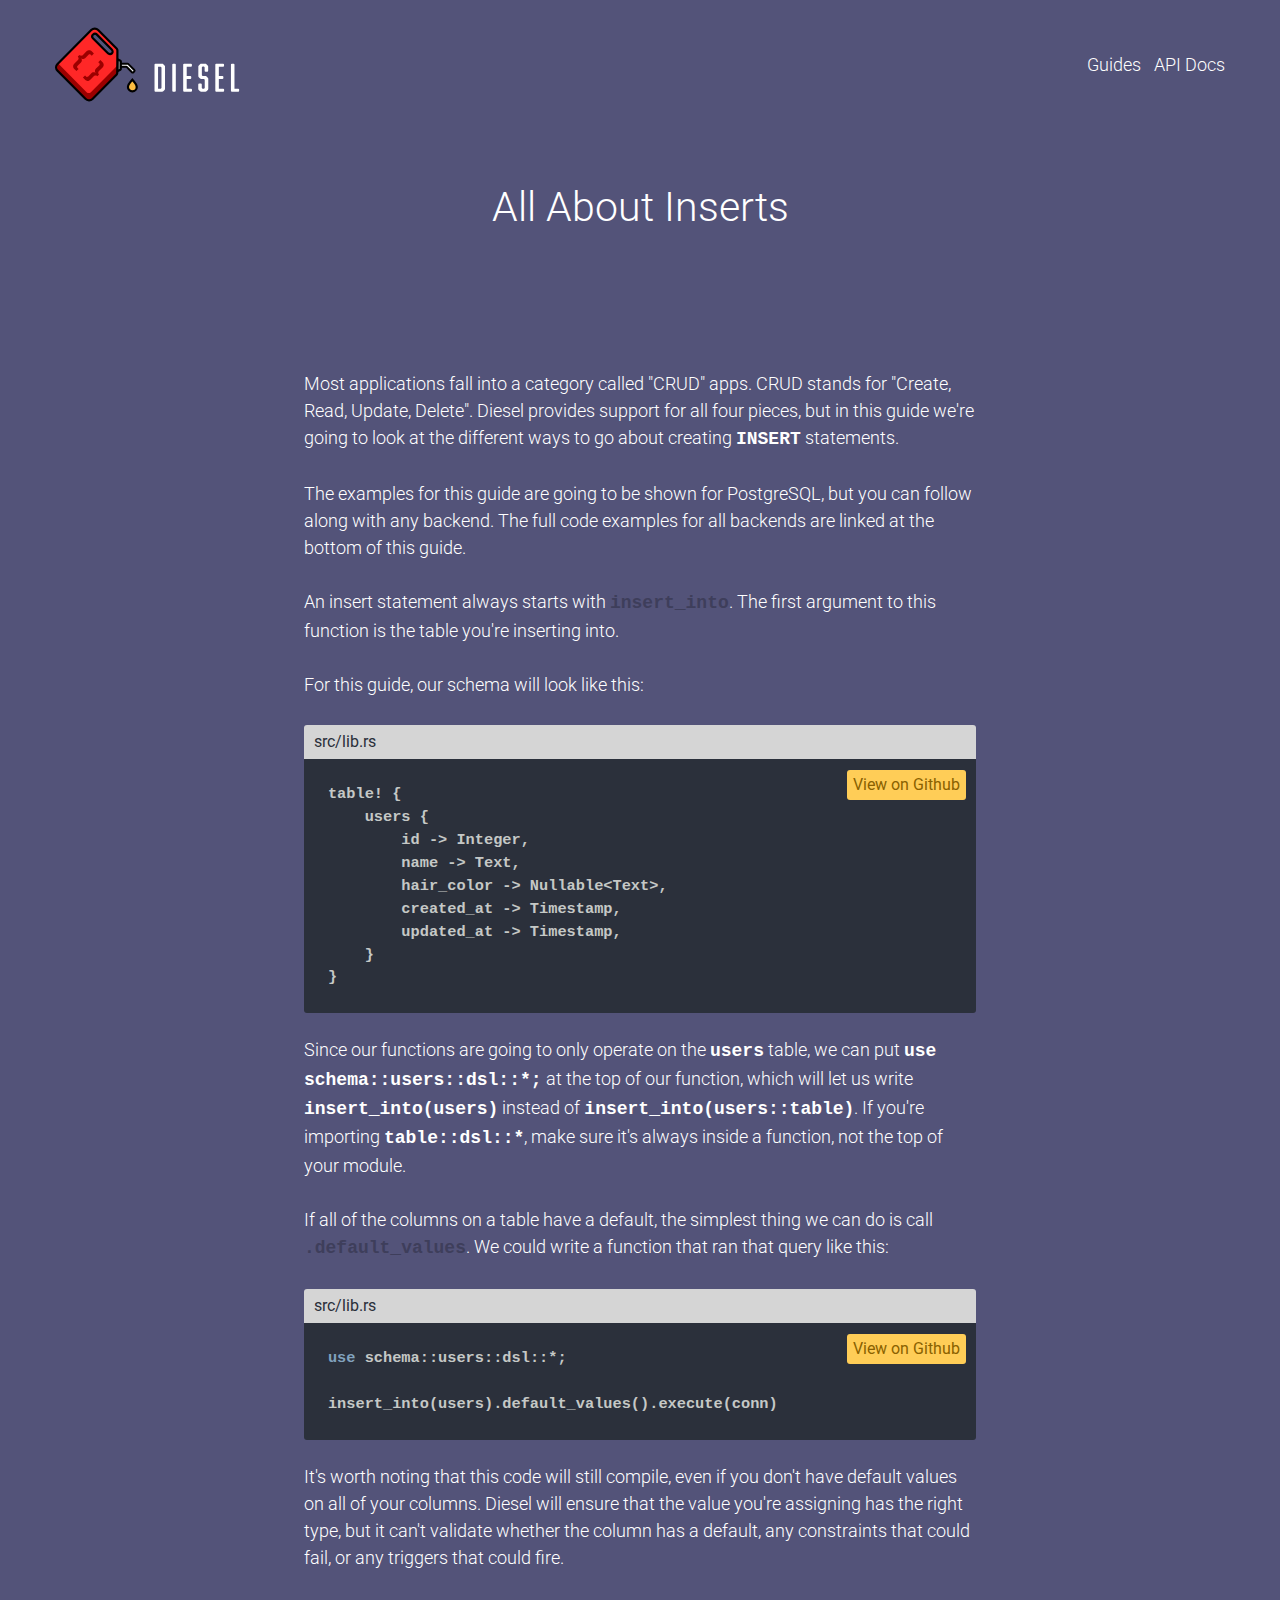
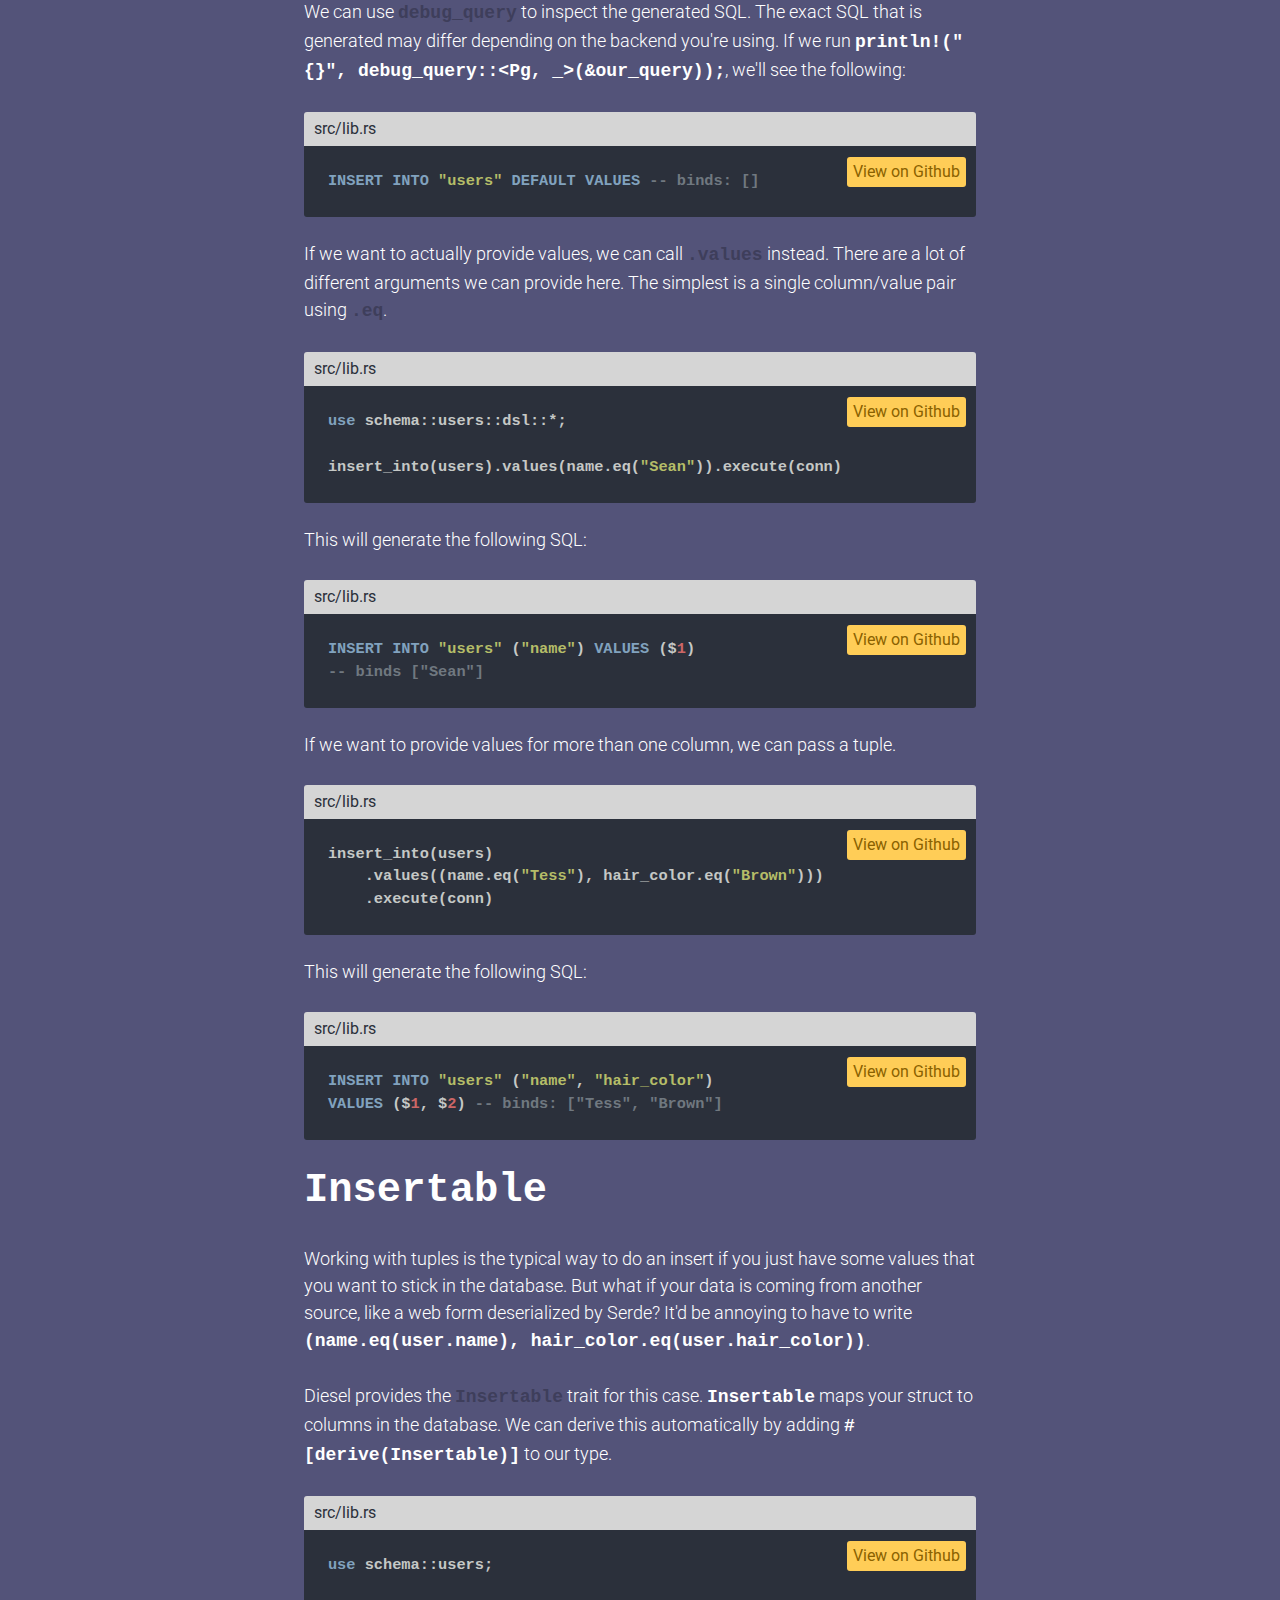
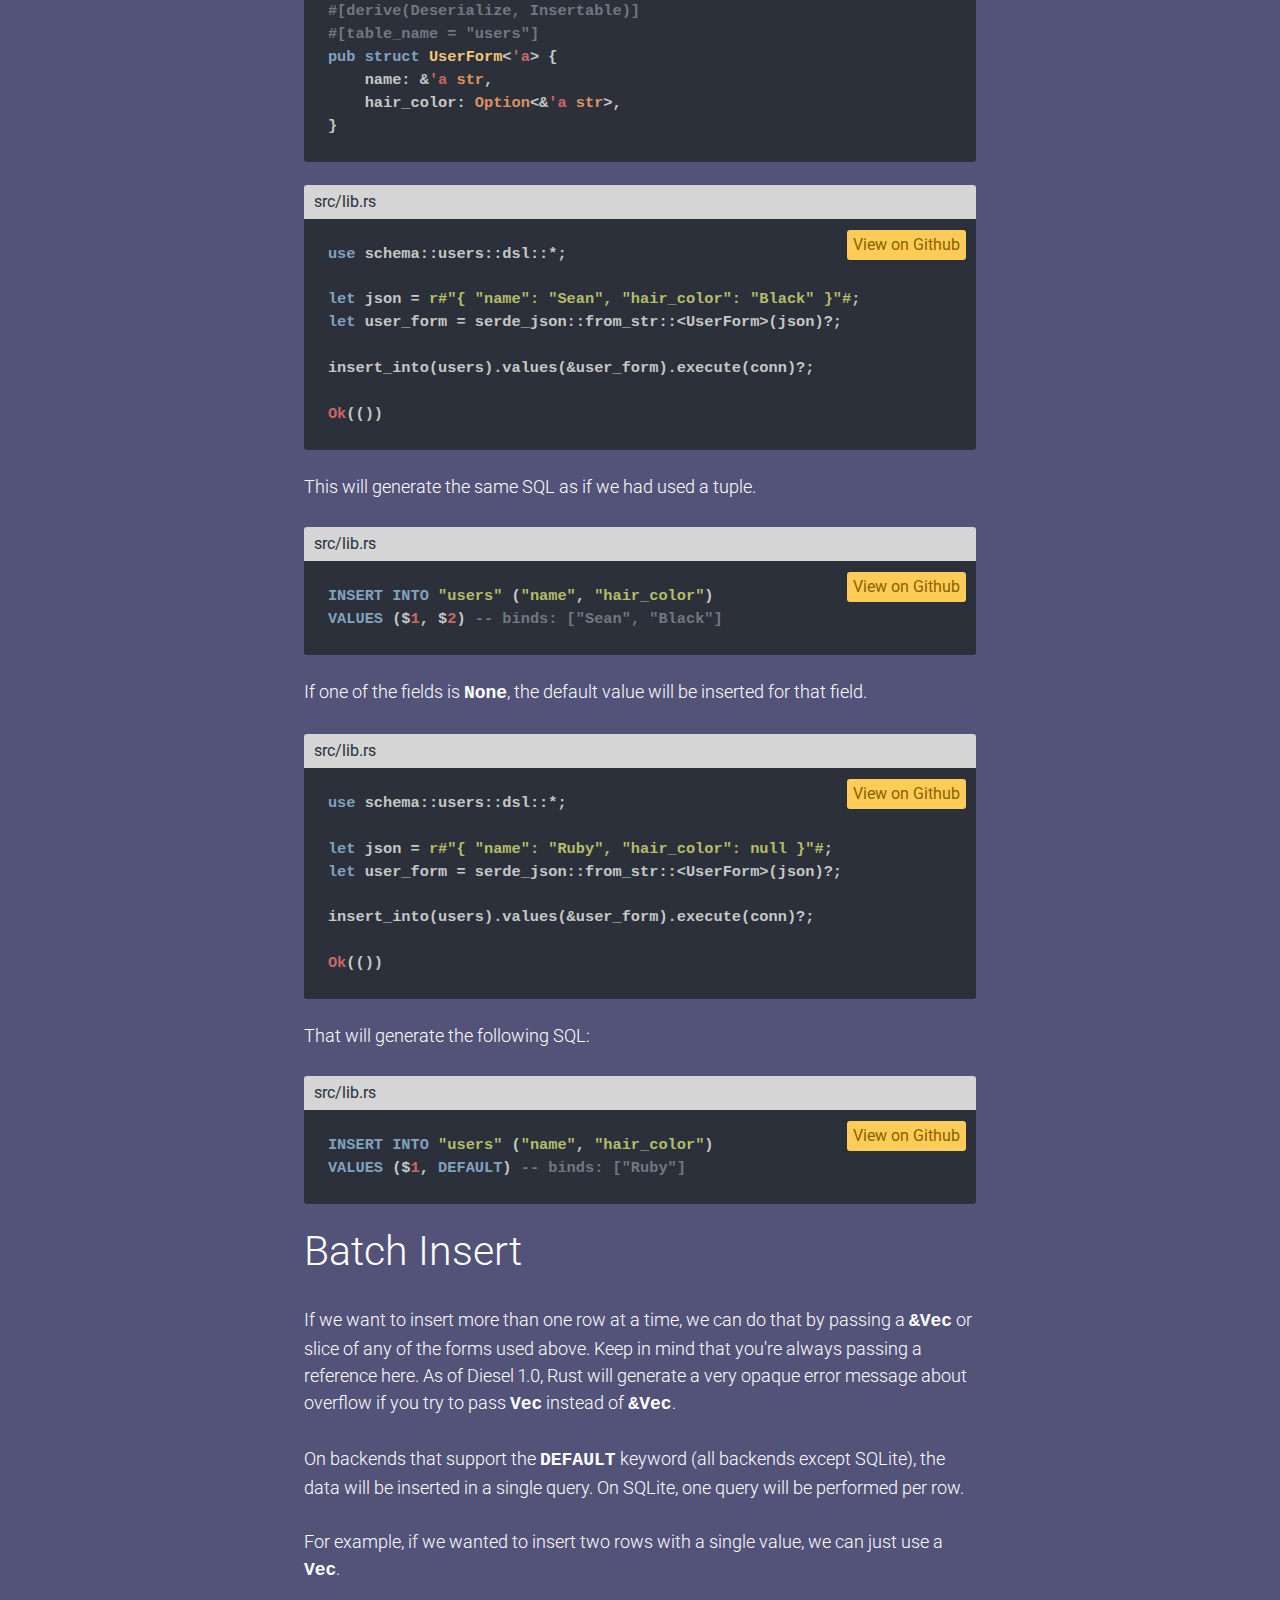
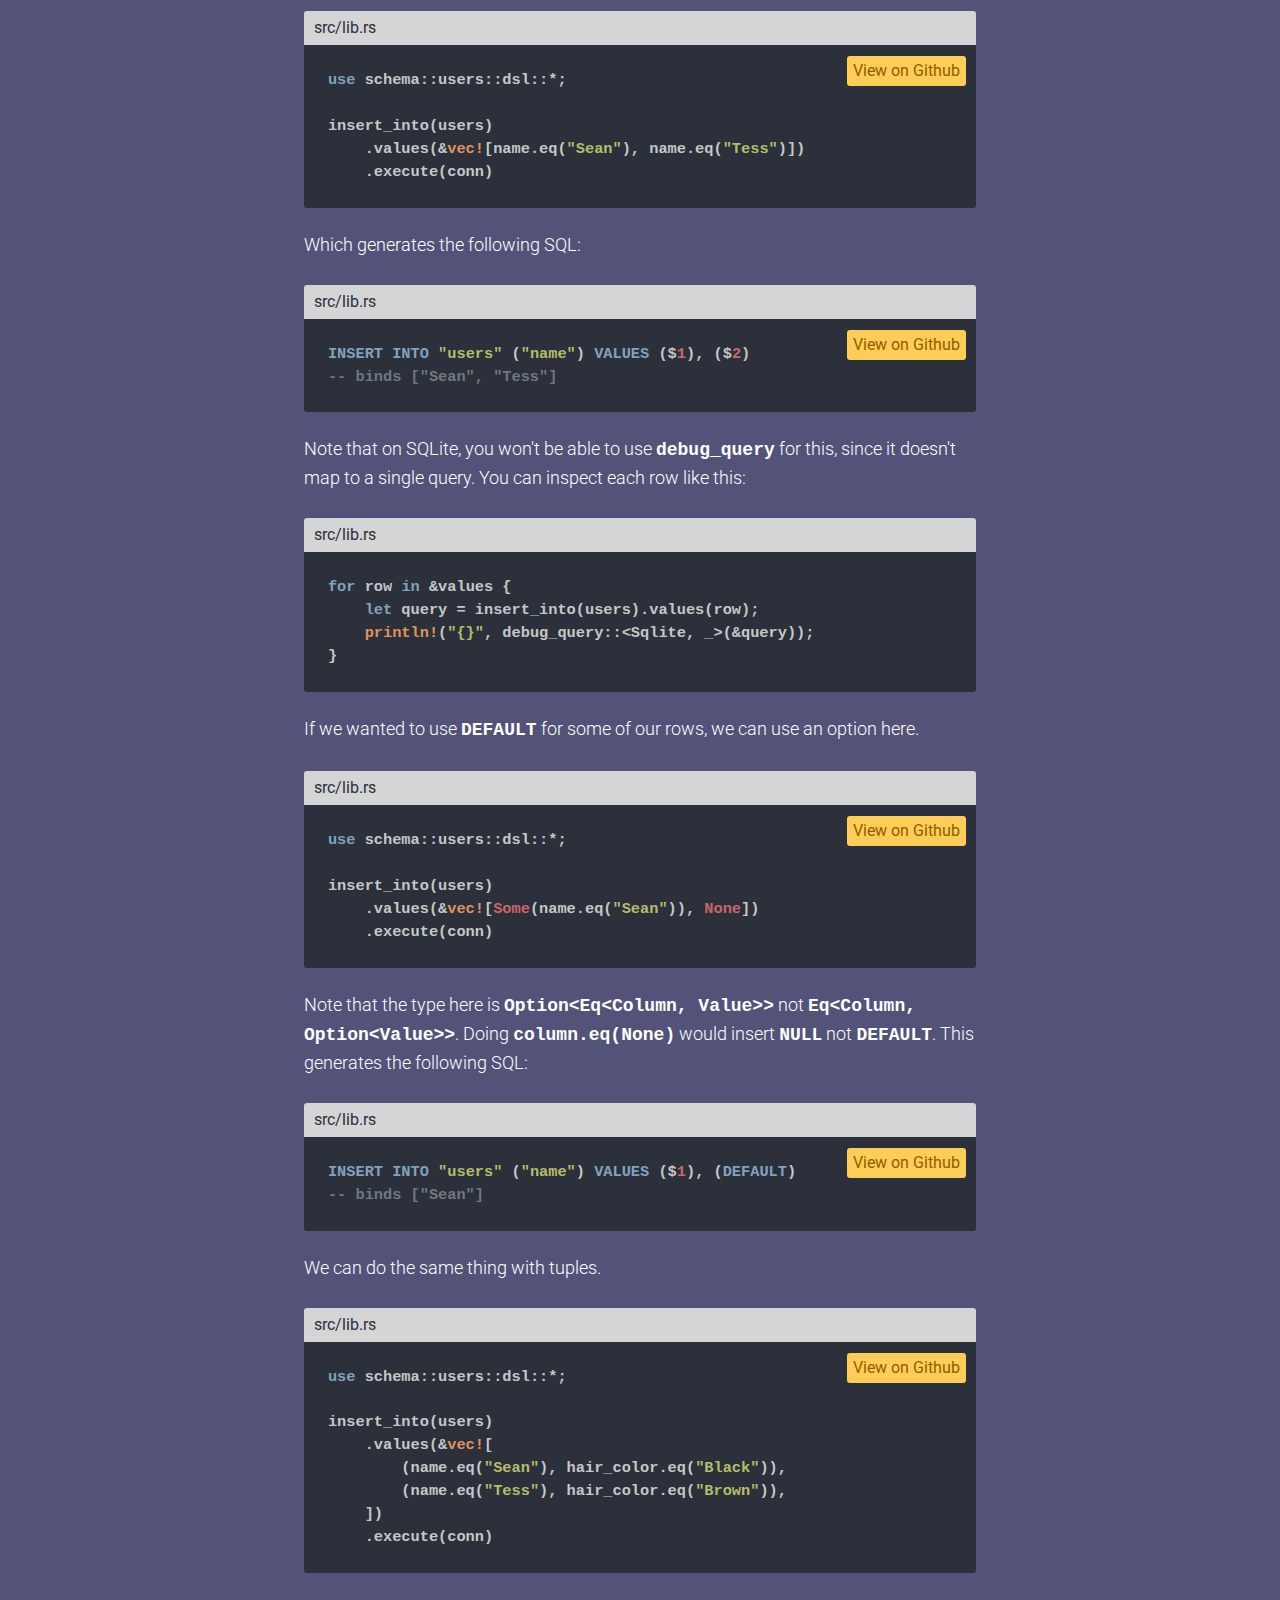
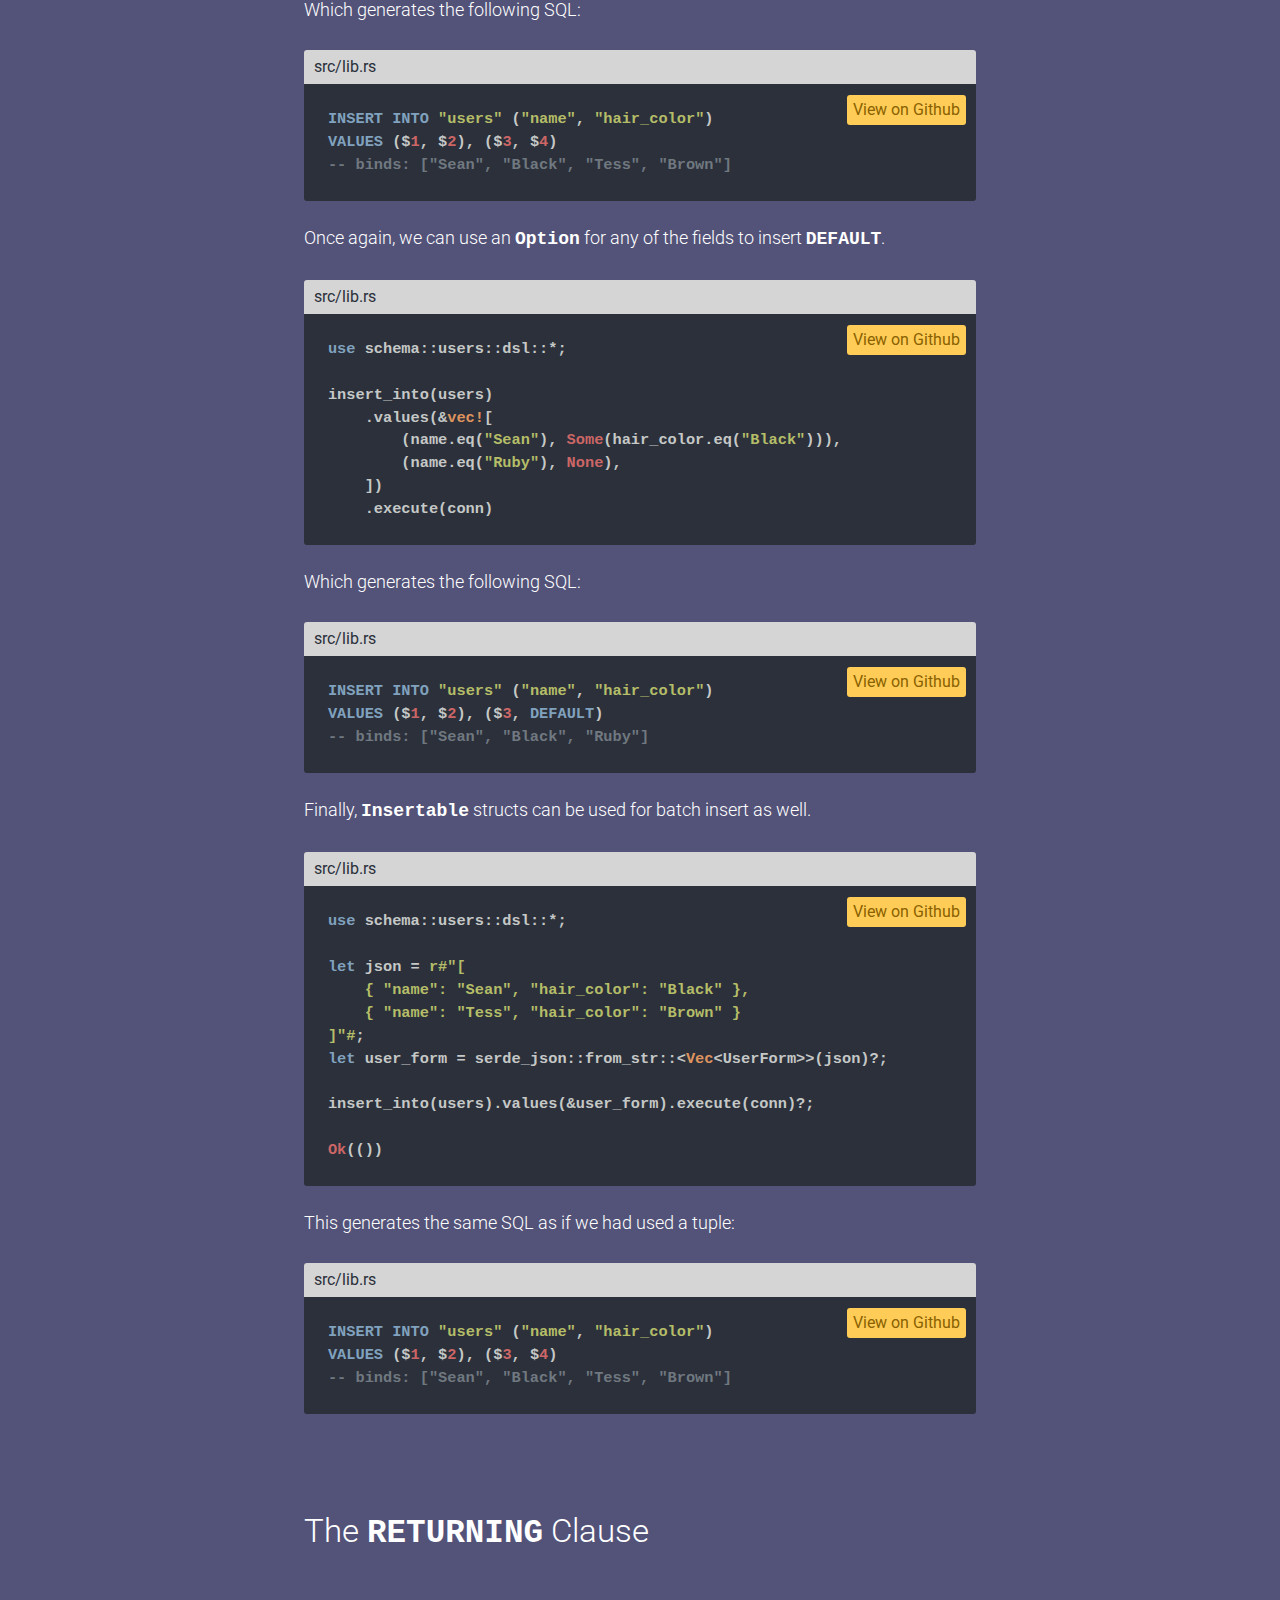
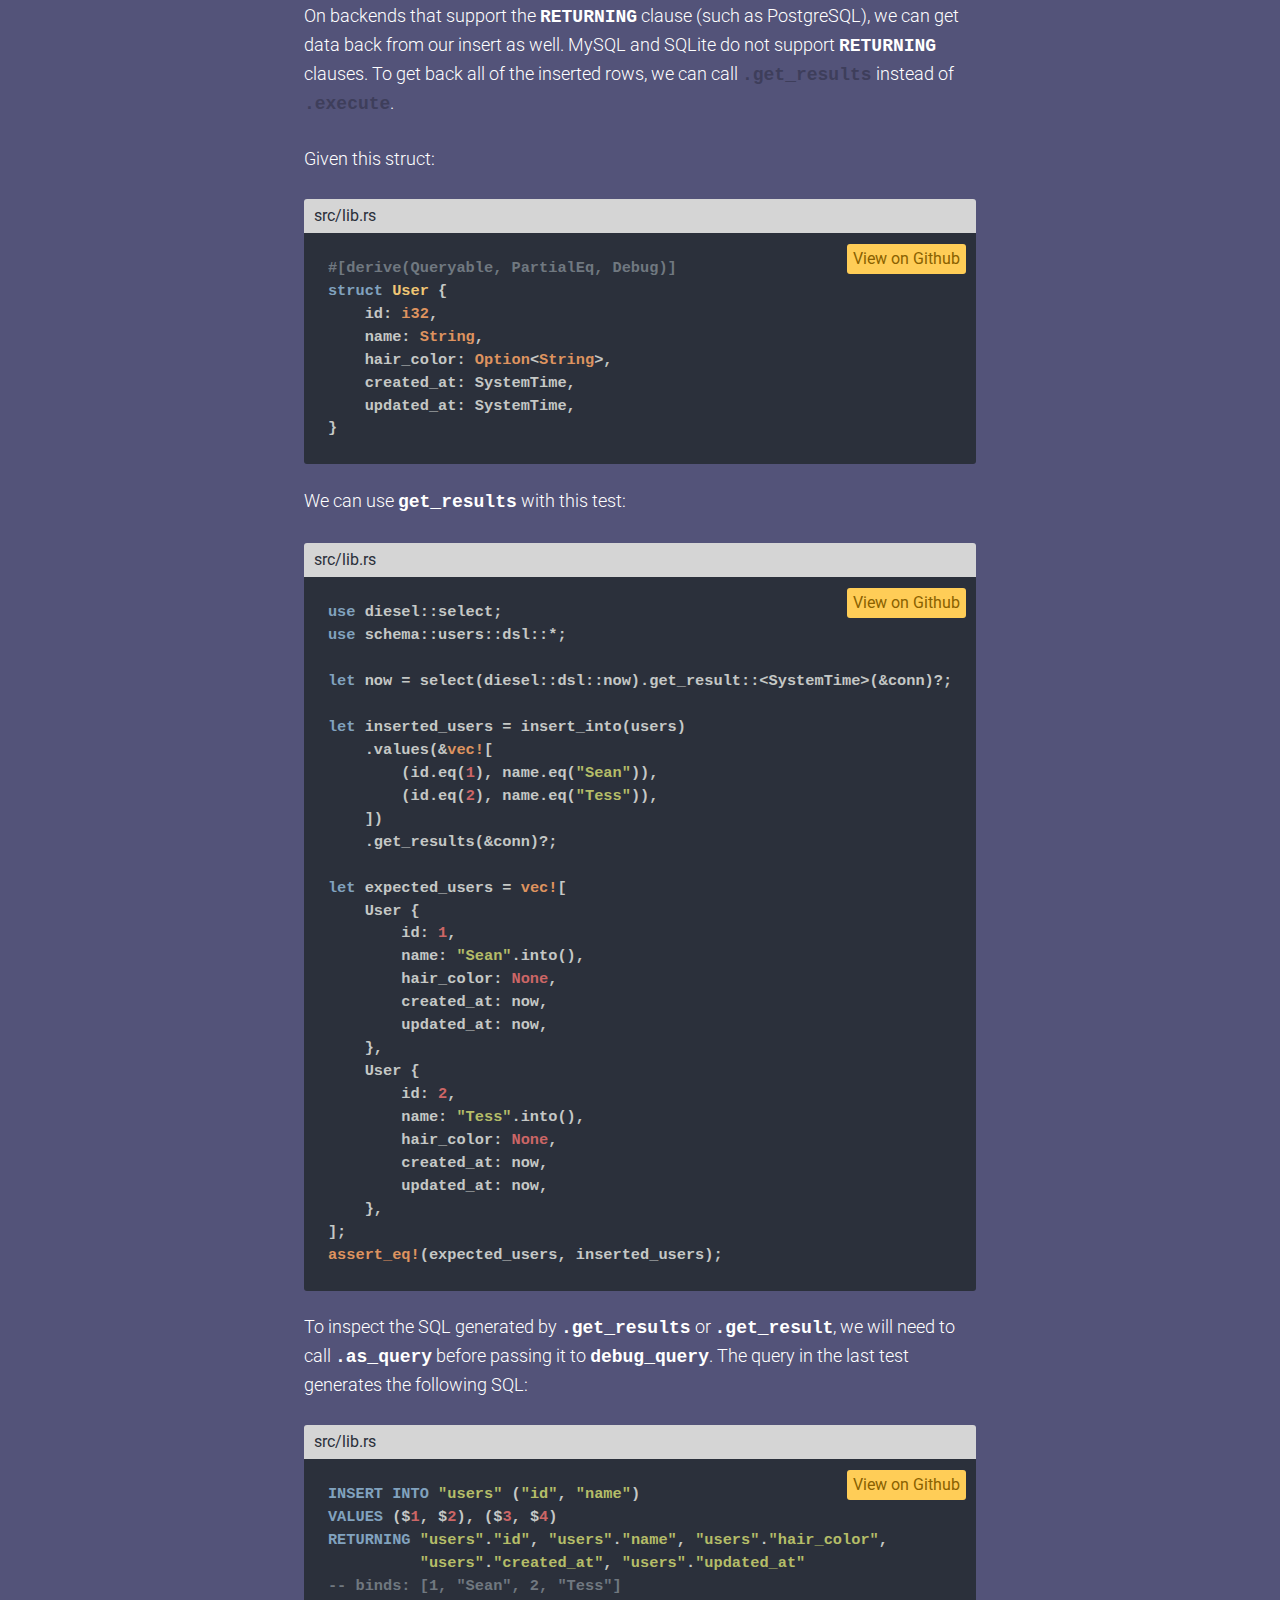
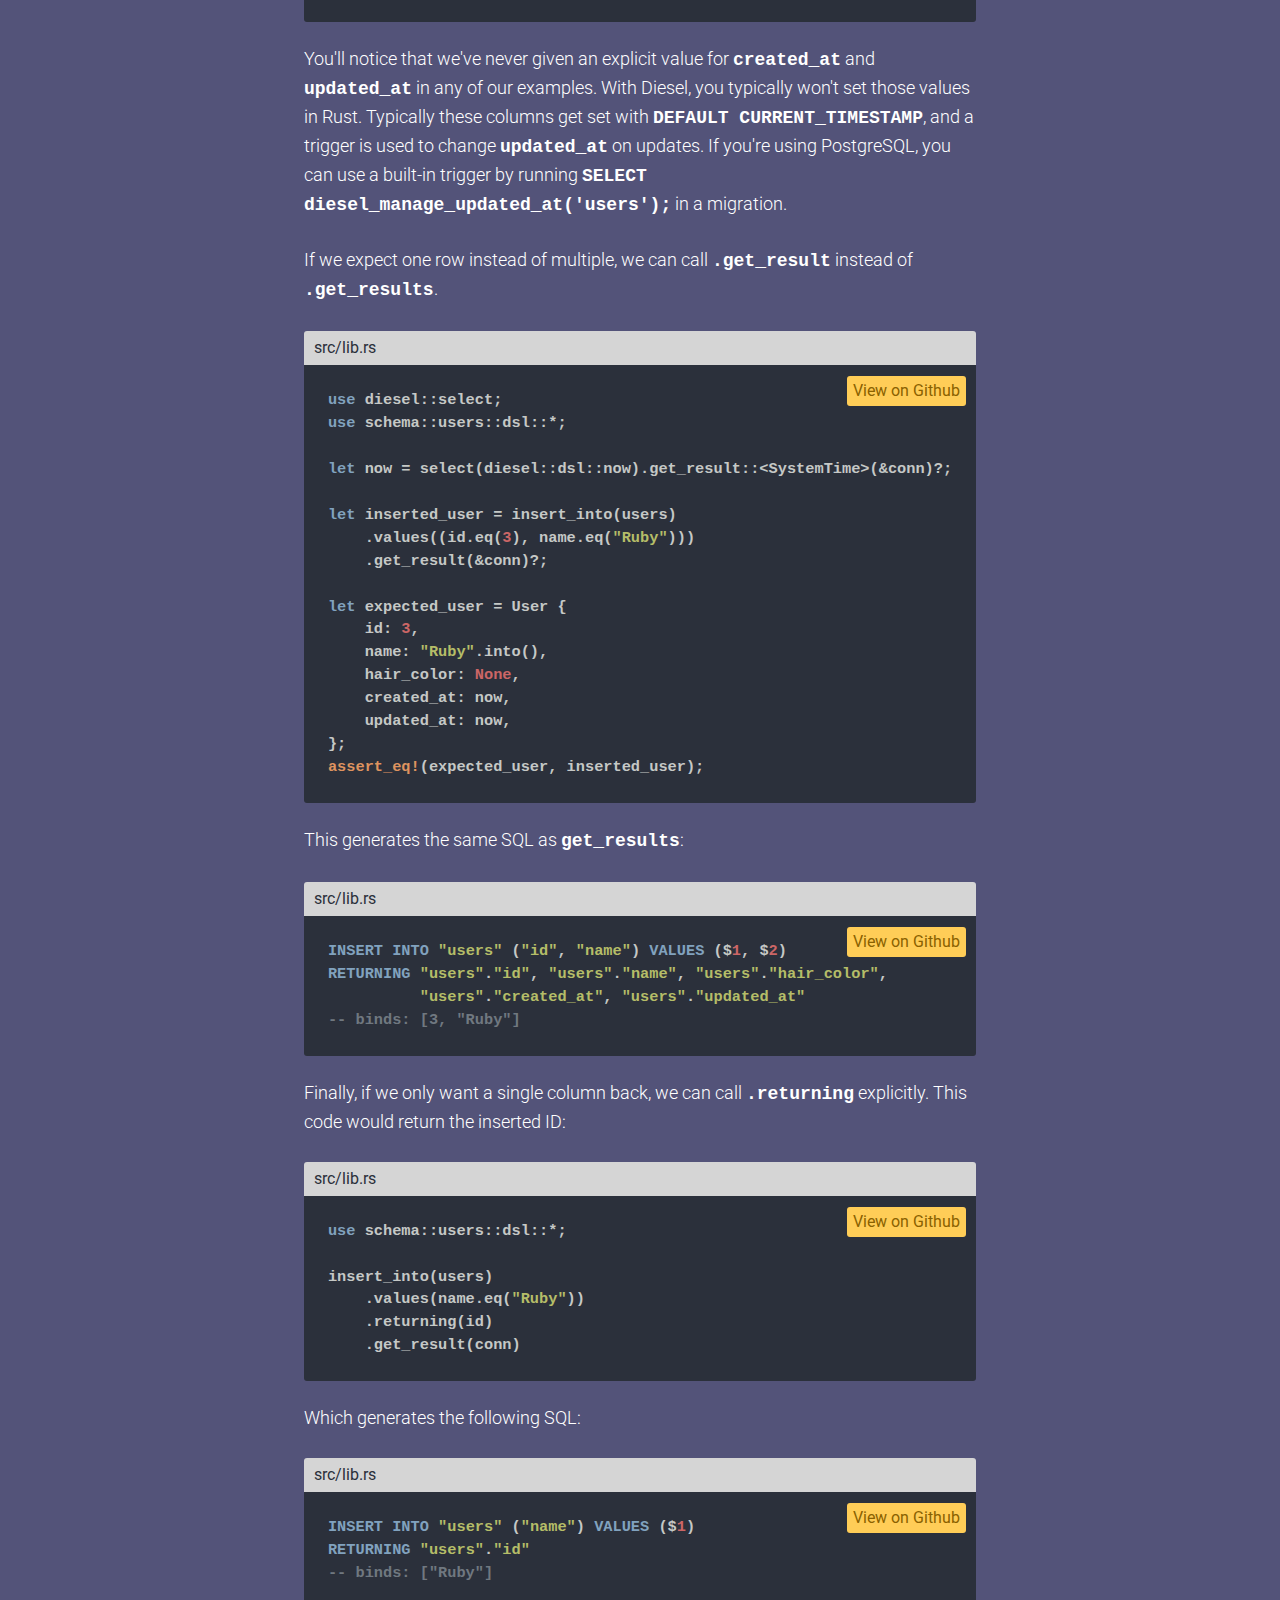
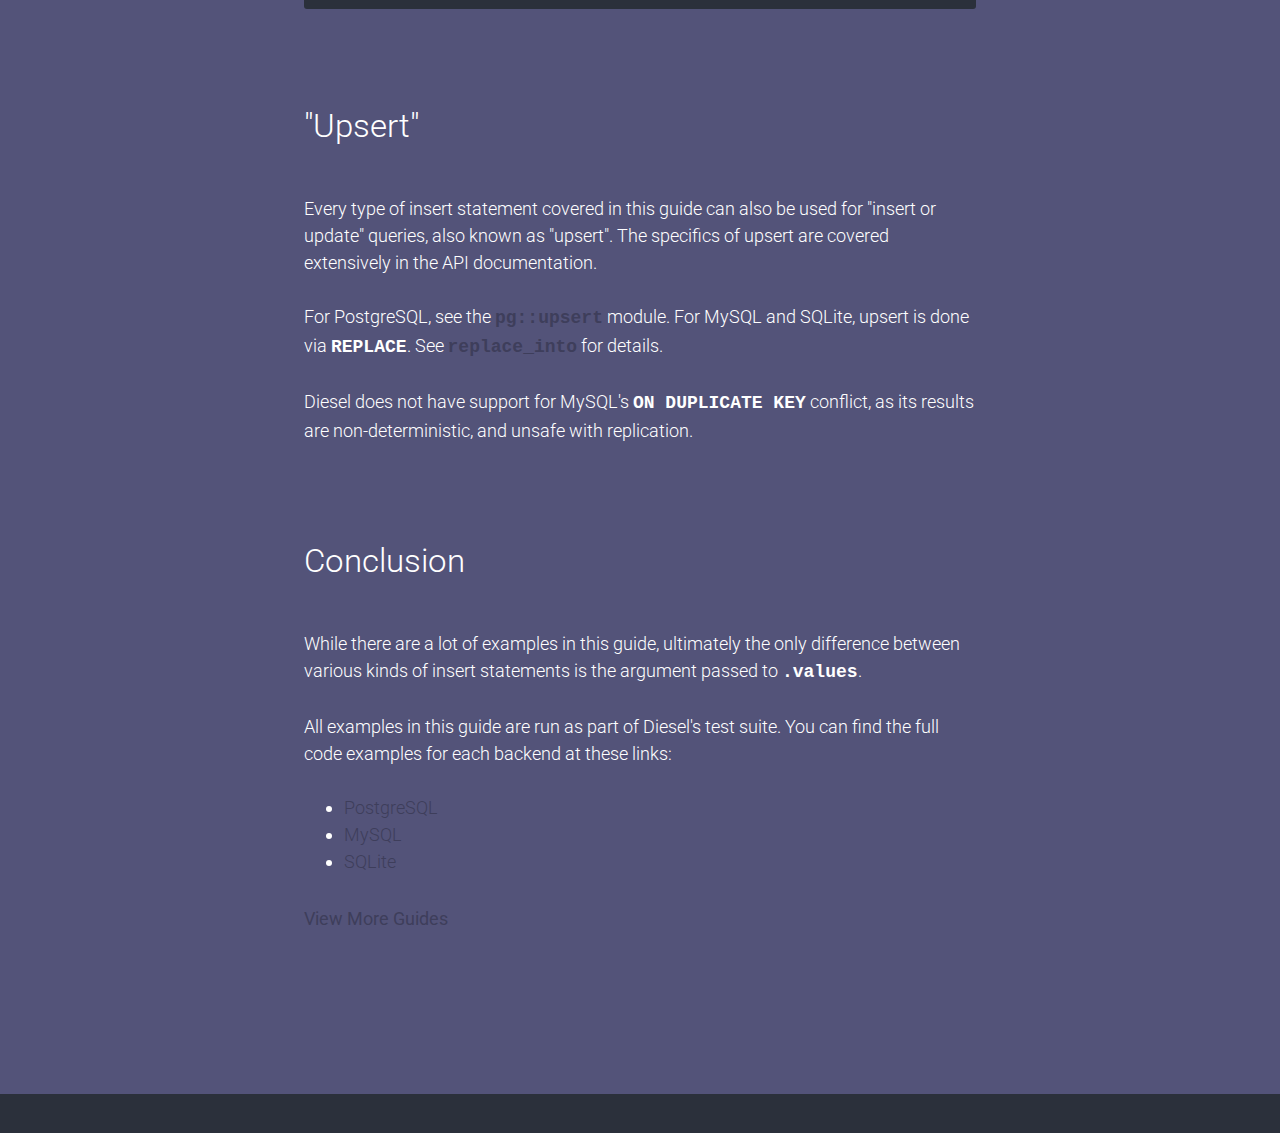
<file: views/guides/all-about-inserts/index.html>
<!DOCTYPE html><html><head><meta charset="utf-8" /><meta ,="" content="IE=edge,chrom=1" http-equiv="X-UA-Compatible" /><meta content="width=device-width, initial-scale=1" name="viewport" /><title>Diesel</title><link href="https://fonts.googleapis.com/css?family=Roboto:400,300,300italic,400italic,100" rel="stylesheet" type="text/css" /><link href="http://diesel.rs/views/guides/all-about-inserts/" rel="canonical" /><link href="../../../assets/stylesheets/application.css" rel="stylesheet" /><link href="../../../assets/stylesheets/hybrid.css" rel="stylesheet" /></head><body class="views views_guides views_guides_all-about-inserts views_guides_all-about-inserts_index"><header class="main-header"><div class="content-wrapper"><h1><a href="/"><svg class='logo' height='76px' version='1.1' viewBox='0 0 187 76' width='187px' xmlns:sketch='http://www.bohemiancoding.com/sketch/ns' xmlns:xlink='http://www.w3.org/1999/xlink' xmlns='http://www.w3.org/2000/svg'>
<g fill-rule='evenodd' fill='none' id='Page-1' sketch:type='MSPage' stroke-width='1' stroke='none'>
<g id='Desktop-HD' sketch:type='MSArtboardGroup' transform='translate(-119.000000, -30.000000)'>
<g id='logo' sketch:type='MSLayerGroup' transform='translate(119.000000, 31.000000)'>
<g id='mark' sketch:type='MSShapeGroup' transform='translate(0.130247, 0.315216)'>
<g id='drop' transform='translate(72.929204, 51.710843)'>
<path d='M9.7807837,7.73987977 C9.7807837,10.2104926 7.78625402,12.2130607 5.3255584,12.2130607 C2.86486278,12.2130607 0.870333101,10.2104926 0.870333101,7.73987977 C0.870333101,5.26926692 5.3255584,0.395873804 5.3255584,0.395873804 C5.3255584,0.395873804 9.7807837,5.26926692 9.7807837,7.73987977' fill='#FDBD41' id='drop-fill'></path>
<path d='M9.7807837,7.73987977 C9.7807837,10.2104926 7.78625402,12.2130607 5.3255584,12.2130607 C2.86486278,12.2130607 0.870333101,10.2104926 0.870333101,7.73987977 C0.870333101,5.26926692 5.3255584,0.395873804 5.3255584,0.395873804 C5.3255584,0.395873804 9.7807837,5.26926692 9.7807837,7.73987977 L9.7807837,7.73987977 Z' id='drop-stroke' stroke-width='2.235' stroke='#000000'></path>
</g>
<g id='can'>
<path d='M79.275823,44.6326234 L80.2209163,43.6799527 C80.6090126,43.2880312 80.6090126,42.6541735 80.219415,42.2637594 L74.2643514,36.3027842 C74.0774346,36.1143604 73.8229575,36.0299465 73.5579711,36.0299465 L64.1791025,36.0299465 L64.1791025,39.0447273 L72.1842454,39.0447273 C72.4499825,39.0447273 72.7044595,39.2934467 72.892127,39.4826242 L77.8608104,44.5617761 C78.2511587,44.9544513 78.8854747,45.0260523 79.275823,44.6326234' fill='#FFFFFF' id='nozzle-fill'></path>
<path d='M79.275823,44.6326234 L80.2209163,43.6799527 C80.6090126,43.2880312 80.6090126,42.6541735 80.219415,42.2637594 L74.2643514,36.3027842 C74.0774346,36.1143604 73.8229575,36.0299465 73.5579711,36.0299465 L64.1791025,36.0299465 L64.1791025,39.0447273 L72.1842454,39.0447273 C72.4499825,39.0447273 72.7044595,39.2934467 72.892127,39.4826242 L77.8608104,44.5617761 C78.2511587,44.9544513 78.8854747,45.0260523 79.275823,44.6326234 L79.275823,44.6326234 Z' id='nozzle-stroke' stroke-width='2' stroke='#000000'></path>
<path d='M62.9549102,43.5800881 L63.0967868,31.4757433 L66.1257395,32.9755967 C66.3952299,33.123321 66.5626293,33.4082178 66.5596266,33.7164791 L66.495069,41.2926232 C66.4920663,41.6016382 66.320163,41.8835202 66.0476698,42.0259686 L62.9549102,43.5800881 Z' fill='#9B9B9B' id='attachement-fill'></path>
<path d='M62.9549102,43.5800881 L63.0967868,31.4757433 L66.1257395,32.9755967 C66.3952299,33.123321 66.5626293,33.4082178 66.5596266,33.7164791 L66.495069,41.2926232 C66.4920663,41.6016382 66.320163,41.8835202 66.0476698,42.0259686 L62.9549102,43.5800881 L62.9549102,43.5800881 Z' id='attachment-stroke' stroke-width='2.235' stroke='#000000'></path>
<path d='M57.3441789,25.3100644 C56.3690588,26.2891144 54.5156551,26.2793164 53.5232696,25.2829314 L38.2891765,9.98744111 C37.2967911,8.99105607 37.3838688,7.22665562 38.3582382,6.24760556 L38.5271389,6.07802415 C39.5022589,5.09972779 41.0936789,5.17886578 42.0860644,6.17525083 L57.3201575,21.4707411 C58.3125429,22.4671261 58.4881997,24.1614329 57.5130796,25.140483 L57.3441789,25.3100644 Z M62.9742024,45.1367701 L63.179886,22.3812049 C63.1783846,21.6380614 62.9066422,20.8843662 62.384176,20.3590407 L43.748798,1.64931119 C41.7662791,-0.341197814 38.467836,-0.295222407 36.485317,1.6952866 L2.35686493,35.9612849 C0.373595307,37.9517939 0.591289551,40.9997372 2.57380851,42.9902462 L30.81776,71.3480279 C32.8002789,73.3385369 35.853253,73.5744435 37.835772,71.5839345 L62.1732378,47.1483826 C62.6994573,46.6200423 62.9764544,45.8844358 62.9742024,45.1367701 L62.9742024,45.1367701 Z' fill='#FF2727' id='red-fill'></path>
<path d='M62.8151162,44.3834657 L62.8670115,37.9165376 L36.2319575,64.7024784 C35.0391186,65.9020746 33.1054561,65.9020746 31.9126172,64.7024784 L2.35413024,34.9765434 L2.1187213,35.213286 C0.107591965,37.2350519 0.107591965,40.5441526 2.1187213,42.5659185 L30.2985994,70.9054348 C32.3089767,72.9279572 35.599437,72.9279572 37.6098142,70.9054348 L61.9938173,46.3832971 C62.5210431,45.8530846 62.8166204,45.1337807 62.8151162,44.3834657' fill='#9B0000' id='shadow'></path>
<path d='M57.4628598,25.4292236 C56.4877397,26.4082737 54.5149795,26.2793918 53.522594,25.2830067 L38.2885009,9.98676279 C37.2961155,8.99037774 37.5025496,7.34581483 38.4769191,6.36676477 L38.6458198,6.19718336 C39.6209398,5.218887 41.0930033,5.17818745 42.0853888,6.1745725 L57.3202325,21.4700627 C58.312618,22.4664478 58.6068806,24.2805921 57.6317605,25.2596422 L57.4628598,25.4292236 L57.4628598,25.4292236 Z M63.1199074,22.4400685 C63.1184061,21.6976787 62.7881114,21.0027717 62.2648945,20.4781999 L43.6295166,1.76771671 C41.6469976,-0.222792299 38.5865168,-0.176063197 36.6039979,1.81444581 L2.47554583,36.0804441 C0.492276204,38.0709531 0.472008119,41.1181427 2.45452708,43.1086517 L30.6984785,71.4671871 C32.6809975,73.4576961 35.8533281,73.5745188 37.835847,71.5840098 L62.1733128,47.148458 C62.6995324,46.6201176 62.9757788,45.8837574 62.9742775,45.1368455 L63.1199074,22.4400685 Z' id='black-stroke' stroke-width='2.235' stroke='#000000'></path>
<path d='M31.379261,48.8214352 C31.6119686,49.0550807 31.8424242,49.195268 32.0683759,49.2404897 C32.2950781,49.2864651 32.5157751,49.2796819 32.7289653,49.2208937 C32.9429062,49.1628591 33.1440857,49.0580955 33.3317531,48.9088638 C33.5194206,48.7588785 33.6845679,48.6134153 33.8264445,48.4702132 L36.9349682,45.3491614 C37.3493379,44.9331217 37.7637077,44.6663136 38.1788281,44.5494908 C38.5924471,44.4319144 38.9812941,44.3934759 39.3438676,44.4319144 C39.7064411,44.4718602 40.0337332,44.5660721 40.3249931,44.7160575 C40.6162529,44.8652891 40.8399525,45.0047227 40.9953412,45.135112 L41.0538934,45.0763238 C40.9240276,44.9195552 40.7814003,44.6994762 40.6267623,44.413072 C40.470623,44.1274215 40.3730359,43.8018252 40.3347518,43.4377904 C40.2957169,43.0737557 40.3475131,42.6705287 40.4901404,42.2281097 C40.632017,41.7864443 40.943545,41.3244291 41.4224723,40.8435716 L44.3756073,37.8785347 C44.530996,37.7225198 44.6826313,37.5506773 44.8327652,37.3622535 C44.9813979,37.173076 45.0849903,36.9718394 45.1427919,36.7570362 C45.2013441,36.5429868 45.2073495,36.3221541 45.1623093,36.0937845 C45.1165184,35.8669222 44.9776445,35.6355378 44.7449369,35.4018923 L43.6962511,34.3482264 L45.8716922,32.1640177 L48.3383932,34.6406601 C48.5590902,34.8622465 48.752763,35.1682468 48.9216637,35.5579072 C49.0898137,35.9475676 49.1866501,36.3703906 49.2129236,36.8256225 C49.2384463,37.2808544 49.1701354,37.7586972 49.0087414,38.2591508 C48.8473474,38.7596044 48.5455781,39.2314176 48.1056856,39.6730829 L44.4529263,43.3405638 C44.1293876,43.6654064 43.9184494,44.0068303 43.8223637,44.3640818 C43.7240259,44.722087 43.6985032,45.0597425 43.744294,45.3785556 C43.7893342,45.6973686 43.8861706,45.9898024 44.0355539,46.2566105 C44.1841865,46.5226649 44.3365725,46.7344532 44.4919611,46.8904681 L42.8022034,48.587036 C42.6468148,48.4310211 42.4358765,48.278021 42.1708901,48.1287893 C41.905153,47.978804 41.6198985,47.8755477 41.3158772,47.8167595 C41.0111053,47.7579713 40.6905692,47.7677693 40.3542692,47.8461536 C40.0172184,47.9237842 39.7004358,48.112208 39.4024199,48.411425 L35.6333068,52.1957286 C35.1934143,52.637394 34.723495,52.9403794 34.2250502,53.1024239 C33.7258548,53.2652221 33.2499301,53.3330546 32.7972762,53.307429 C32.3438717,53.2818034 31.9227459,53.183823 31.5346496,53.0149953 C31.1458027,52.8454138 30.8417814,52.6509605 30.6210845,52.4293741 L28.1543835,49.9527317 L30.3298246,47.7677693 L31.379261,48.8214352 Z' fill='#9B0000' id='Fill-19'></path>
<path d='M36.07958,26.7010842 C35.8461217,26.466685 35.615666,26.3272514 35.3897144,26.2820297 C35.1622615,26.2360543 34.9423152,26.2428376 34.729125,26.3016258 C34.5151841,26.3596603 34.3147552,26.4636703 34.1270878,26.6136556 C33.9386697,26.7636409 33.767517,26.9158874 33.6121283,27.0719023 L30.6589933,30.0369392 C30.180066,30.5177967 29.7191547,30.8298265 29.2800129,30.9722749 C28.8393697,31.1162307 28.4377613,31.1682356 28.0751878,31.1290435 C27.7126143,31.090605 27.3883249,30.9926247 27.1045718,30.8366098 C26.8185666,30.6805949 26.599371,30.5373928 26.4439823,30.4070035 L26.3854301,30.4657917 C26.5145453,30.6218066 26.6534192,30.8464078 26.8028025,31.1388415 C26.9514351,31.4312753 27.0452688,31.7598864 27.0843037,32.1231675 C27.1233385,32.4879559 27.0843037,32.87837 26.9679499,33.2936561 C26.8508454,33.7096958 26.5858589,34.1264893 26.1714892,34.542529 L23.0629655,37.6628271 C22.9203383,37.8060292 22.7747083,37.9718422 22.6260757,38.160266 C22.4774431,38.3486898 22.3731,38.5506801 22.3152984,38.7654832 C22.2567462,38.9795326 22.2499901,39.2003653 22.295781,39.428735 C22.3408212,39.6555972 22.4804458,39.8869816 22.7139041,40.1206272 L23.7625898,41.1735393 L21.586398,43.3585017 L19.119697,40.8818593 C18.8990001,40.6602729 18.7053273,40.3542727 18.5364266,39.9646122 C18.3682766,39.5749518 18.2706895,39.1521288 18.2451667,38.6968969 C18.2196439,38.241665 18.2872042,37.7638223 18.4493489,37.2633687 C18.6107429,36.7621614 18.9125122,36.2911019 19.3524047,35.8486828 L23.1215178,32.0651329 C23.4195337,31.7659159 23.6064505,31.4471029 23.6852708,31.1094474 C23.7625898,30.771792 23.7723485,30.4499641 23.7137962,30.1432102 C23.655244,29.8379636 23.5516516,29.5515595 23.4030189,29.2855051 C23.2543863,29.018697 23.1087564,28.8144456 22.9661291,28.6712435 L24.6566375,26.9739219 C24.7985141,27.117124 25.0019456,27.2633409 25.2676827,27.4133262 C25.5334199,27.5625578 25.8246797,27.6605382 26.1422131,27.7050062 C26.4597464,27.7517353 26.7960465,27.725356 27.1526146,27.6273756 C27.5076814,27.530149 27.8484855,27.3191143 28.1720242,26.993518 L31.8247835,23.3267909 C32.264676,22.8843718 32.7345953,22.58214 33.2330401,22.4200955 C33.7314848,22.2572974 34.2074095,22.1894648 34.660814,22.2150904 C35.1142186,22.2407161 35.5353444,22.3386965 35.9234406,22.5075242 C36.3115369,22.6771056 36.6163089,22.871559 36.8370058,23.0931453 L39.3037068,25.5697878 L37.1282657,27.7539964 L36.07958,26.7010842 Z' fill='#9B0000' id='Fill-21'></path>
</g>
</g>
<path d='M100.843301,63.5962709 C100.843301,64.1939346 101.179487,64.5301205 101.77715,64.5301205 L108.575575,64.5301205 C109.061177,64.5301205 109.397363,64.3807046 109.733549,64.0445187 L111.003584,62.7744833 C111.33977,62.4382975 111.489186,62.1021116 111.489186,61.6165099 L111.489186,39.0547046 C111.489186,38.5691028 111.33977,38.2329169 111.003584,37.8967311 L109.733549,36.6266957 C109.397363,36.2905099 109.061177,36.1410939 108.575575,36.1410939 L101.77715,36.1410939 C101.179487,36.1410939 100.843301,36.4772798 100.843301,37.0749435 L100.843301,63.5962709 Z M107.156124,61.4670939 L104.429283,61.4670939 L104.429283,39.2041205 L107.156124,39.2041205 L107.903204,39.9512001 L107.903204,60.7200143 L107.156124,61.4670939 Z M122.428469,37.0749435 C122.428469,36.4772798 122.092283,36.1410939 121.494619,36.1410939 L119.776336,36.1410939 C119.178673,36.1410939 118.842487,36.4772798 118.842487,37.0749435 L118.842487,63.5962709 C118.842487,64.1939346 119.178673,64.5301205 119.776336,64.5301205 L121.494619,64.5301205 C122.092283,64.5301205 122.428469,64.1939346 122.428469,63.5962709 L122.428469,37.0749435 Z M138.821434,62.4009435 C138.821434,61.8032798 138.485248,61.4670939 137.887584,61.4670939 L133.479814,61.4670939 L133.479814,51.6803506 L137.140504,51.6803506 C137.738168,51.6803506 138.074354,51.3441647 138.074354,50.746501 L138.074354,49.5511736 C138.074354,48.9535099 137.738168,48.617324 137.140504,48.617324 L133.479814,48.617324 L133.479814,39.2041205 L137.812876,39.2041205 C138.41054,39.2041205 138.746726,38.8679346 138.746726,38.2702709 L138.746726,37.0749435 C138.746726,36.4772798 138.41054,36.1410939 137.812876,36.1410939 L130.827681,36.1410939 C130.230018,36.1410939 129.893832,36.4772798 129.893832,37.0749435 L129.893832,63.5962709 C129.893832,64.1939346 130.230018,64.5301205 130.827681,64.5301205 L137.887584,64.5301205 C138.485248,64.5301205 138.821434,64.1939346 138.821434,63.5962709 L138.821434,62.4009435 Z M155.214398,39.0547046 C155.214398,38.5691028 155.064982,38.2329169 154.728796,37.8967311 L153.458761,36.6266957 C153.122575,36.2905099 152.786389,36.1410939 152.300788,36.1410939 L148.154496,36.1410939 C147.668894,36.1410939 147.332708,36.2905099 146.996522,36.6266957 L145.726487,37.8967311 C145.390301,38.2329169 145.240885,38.5691028 145.240885,39.0547046 L145.240885,48.76674 C145.240885,49.2523417 145.390301,49.5885276 145.726487,49.9247134 L146.996522,51.1947488 C147.332708,51.5309346 147.668894,51.6803506 148.154496,51.6803506 L150.993398,51.6803506 L151.740478,52.4274302 L151.740478,60.7947223 L150.993398,61.5418019 L149.499239,61.5418019 L148.752159,60.7947223 L148.752159,57.2834479 C148.752159,56.6857842 148.415973,56.3495984 147.81831,56.3495984 L146.100027,56.3495984 C145.502363,56.3495984 145.166177,56.6857842 145.166177,57.2834479 L145.166177,61.6165099 C145.166177,62.1021116 145.315593,62.4382975 145.651779,62.7744833 L146.921814,64.0445187 C147.258,64.3807046 147.594186,64.5301205 148.079788,64.5301205 L152.41285,64.5301205 C152.898451,64.5301205 153.234637,64.3807046 153.570823,64.0445187 L154.840858,62.7744833 C155.177044,62.4382975 155.32646,62.1021116 155.32646,61.6165099 L155.32646,51.5309346 C155.32646,51.0453329 155.177044,50.709147 154.840858,50.3729612 L153.570823,49.1029258 C153.234637,48.76674 152.898451,48.617324 152.41285,48.617324 L149.573947,48.617324 L148.826867,47.8702444 L148.826867,39.8764922 L149.573947,39.1294125 L150.881336,39.1294125 L151.628416,39.8764922 L151.628416,43.4251205 C151.628416,44.0227842 151.964602,44.35897 152.562265,44.35897 L154.280549,44.35897 C154.878212,44.35897 155.214398,44.0227842 155.214398,43.4251205 L155.214398,39.0547046 Z M171.383239,62.4009435 C171.383239,61.8032798 171.047053,61.4670939 170.449389,61.4670939 L166.041619,61.4670939 L166.041619,51.6803506 L169.70231,51.6803506 C170.299973,51.6803506 170.636159,51.3441647 170.636159,50.746501 L170.636159,49.5511736 C170.636159,48.9535099 170.299973,48.617324 169.70231,48.617324 L166.041619,48.617324 L166.041619,39.2041205 L170.374681,39.2041205 C170.972345,39.2041205 171.308531,38.8679346 171.308531,38.2702709 L171.308531,37.0749435 C171.308531,36.4772798 170.972345,36.1410939 170.374681,36.1410939 L163.389487,36.1410939 C162.791823,36.1410939 162.455637,36.4772798 162.455637,37.0749435 L162.455637,63.5962709 C162.455637,64.1939346 162.791823,64.5301205 163.389487,64.5301205 L170.449389,64.5301205 C171.047053,64.5301205 171.383239,64.1939346 171.383239,63.5962709 L171.383239,62.4009435 Z M181.874274,61.4670939 L181.874274,37.0749435 C181.874274,36.4772798 181.538088,36.1410939 180.940425,36.1410939 L179.222142,36.1410939 C178.624478,36.1410939 178.288292,36.4772798 178.288292,37.0749435 L178.288292,63.5962709 C178.288292,64.1939346 178.624478,64.5301205 179.222142,64.5301205 L185.684381,64.5301205 C186.282044,64.5301205 186.61823,64.1939346 186.61823,63.5962709 L186.61823,62.4009435 C186.61823,61.8032798 186.282044,61.4670939 185.684381,61.4670939 L181.874274,61.4670939 Z' fill='#FFFFFF' id='DIESEL' sketch:type='MSShapeGroup'></path>
</g>
</g>
</g>
</svg>
</a></h1><nav class="header-nav"><ul><li class="nav-item"><a href="/guides">Guides</a></li><li class="nav-item"><a href="http://docs.diesel.rs">API Docs</a></li></ul></nav></div></header><section class="banner"><div class="content-wrapper"><div class="banner-wrapper"><h2 class="banner__heading">All About Inserts</h2></div></div></section><main><section class="demo"><div class="content-wrapper"><div class="guide-wrapper"><p>Most applications fall into a category called "CRUD" apps.
CRUD stands for "Create, Read, Update, Delete".
Diesel provides support for all four pieces,
but in this guide we're going to look at
the different ways to go about creating <code>INSERT</code> statements.</p>

<p>The examples for this guide are going to be shown for PostgreSQL,
but you can follow along with any backend.
The full code examples for all backends are linked at the bottom of this guide.</p>

<p>An insert statement always starts with <a href="//docs.diesel.rs/diesel/fn.insert_into.html"><code>insert_into</code></a>.
The first argument to this function is the table you're inserting into.</p>

<p>For this guide, our schema will look like this:</p>
<div class="demo__example"><div class="demo__example-browser"><div class="browser-bar">src/lib.rs</div><a class="btn-demo-example" href="https://github.com/diesel-rs/diesel/tree/v1.0.0/examples/postgres/all_about_inserts/src/lib.rs#L16-L26">View on Github</a><pre class="demo__example-snippet"><code class="rust">table! {
    users {
        id -> Integer,
        name -> Text,
        hair_color -> Nullable&lt;Text&gt;,
        created_at -> Timestamp,
        updated_at -> Timestamp,
    }
}</code></pre></div></div><p>Since our functions are going to only operate on the <code>users</code> table,
we can put <code>use schema::users::dsl::*;</code> at the top of our function,
which will let us write <code>insert_into(users)</code> instead of
<code>insert_into(users::table)</code>.
If you're importing <code>table::dsl::*</code>,
make sure it's always inside a function, not the top of your module.</p>

<p>If all of the columns on a table have a default,
the simplest thing we can do is call <a href="//docs.diesel.rs/diesel/query_builder/insert_statement/struct.IncompleteInsertStatement.html#method.default_values"><code>.default_values</code></a>.
We could write a function that ran that query like this:</p>

<div class="demo__example"><div class="demo__example-browser"><div class="browser-bar">src/lib.rs</div><a class="btn-demo-example" href="https://github.com/diesel-rs/diesel/tree/v1.0.0/examples/postgres/all_about_inserts/src/lib.rs#L47-L49">View on Github</a><pre class="demo__example-snippet"><code class="rust">use schema::users::dsl::*;

insert_into(users).default_values().execute(conn)</code></pre></div></div><p>It's worth noting that this code will still compile,
even if you don't have default values on all of your columns.
Diesel will ensure that the value you're assigning has the right type,
but it can't validate whether the column has a default,
any constraints that could fail,
or any triggers that could fire.</p>

<p>We can use <a href="//docs.diesel.rs/diesel/fn.debug_query.html"><code>debug_query</code></a> to inspect the generated SQL.
The exact SQL that is generated may differ depending on the backend you're using.
If we run <code>println!("{}", debug_query::&lt;Pg, _&gt;(&amp;our_query));</code>,
we'll see the following:</p>

<div class="demo__example"><div class="demo__example-browser"><div class="browser-bar">src/lib.rs</div><a class="btn-demo-example" href="https://github.com/diesel-rs/diesel/tree/v1.0.0/examples/postgres/all_about_inserts/src/lib.rs#L57">View on Github</a><pre class="demo__example-snippet"><code>INSERT INTO "users" DEFAULT VALUES -- binds: []</code></pre></div></div><p>If we want to actually provide values, we can call <a href="//docs.diesel.rs/diesel/query_builder/insert_statement/struct.IncompleteInsertStatement.html#method.values"><code>.values</code></a> instead.
There are a lot of different arguments we can provide here.
The simplest is a single column/value pair using <a href="//docs.diesel.rs/diesel/expression_methods/trait.ExpressionMethods.html#method.eq"><code>.eq</code></a>.</p>

<div class="demo__example"><div class="demo__example-browser"><div class="browser-bar">src/lib.rs</div><a class="btn-demo-example" href="https://github.com/diesel-rs/diesel/tree/v1.0.0/examples/postgres/all_about_inserts/src/lib.rs#L62-L64">View on Github</a><pre class="demo__example-snippet"><code class="rust">use schema::users::dsl::*;

insert_into(users).values(name.eq("Sean")).execute(conn)</code></pre></div></div><p>This will generate the following SQL:</p>
<div class="demo__example"><div class="demo__example-browser"><div class="browser-bar">src/lib.rs</div><a class="btn-demo-example" href="https://github.com/diesel-rs/diesel/tree/v1.0.0/examples/postgres/all_about_inserts/src/lib.rs#L72-L73">View on Github</a><pre class="demo__example-snippet"><code class="sql">INSERT INTO "users" ("name") VALUES ($1)
-- binds ["Sean"]</code></pre></div></div><p>If we want to provide values for more than one column, we can pass a tuple.</p>
<div class="demo__example"><div class="demo__example-browser"><div class="browser-bar">src/lib.rs</div><a class="btn-demo-example" href="https://github.com/diesel-rs/diesel/tree/v1.0.0/examples/postgres/all_about_inserts/src/lib.rs#L80-83">View on Github</a><pre class="demo__example-snippet"><code class="rust">insert_into(users)
    .values((name.eq("Tess"), hair_color.eq("Brown")))
    .execute(conn)</code></pre></div></div><p>This will generate the following SQL:</p>
<div class="demo__example"><div class="demo__example-browser"><div class="browser-bar">src/lib.rs</div><a class="btn-demo-example" href="https://github.com/diesel-rs/diesel/tree/v1.0.0/examples/postgres/all_about_inserts/src/lib.rs#L90-L91">View on Github</a><pre class="demo__example-snippet"><code class="sql">INSERT INTO "users" ("name", "hair_color")
VALUES ($1, $2) -- binds: ["Tess", "Brown"]</code></pre></div></div><h2 id="insertable"><code>Insertable</code></h2>

<p>Working with tuples is the typical way to do an insert
if you just have some values that you want to stick in the database.
But what if your data is coming from another source,
like a web form deserialized by Serde?
It'd be annoying to have to write
<code>(name.eq(user.name), hair_color.eq(user.hair_color))</code>.</p>

<p>Diesel provides the <a href="//docs.diesel.rs/diesel/prelude/trait.Insertable.html"><code>Insertable</code></a> trait for this case.
<code>Insertable</code> maps your struct to columns in the database.
We can derive this automatically by adding <code>#[derive(Insertable)]</code> to our type.</p>

<div class="demo__example"><div class="demo__example-browser"><div class="browser-bar">src/lib.rs</div><a class="btn-demo-example" href="https://github.com/diesel-rs/diesel/tree/v1.0.0/examples/postgres/all_about_inserts/src/lib.rs#L30-L35">View on Github</a><pre class="demo__example-snippet"><code class="rust">use schema::users;

#[derive(Deserialize, Insertable)]
#[table_name = "users"]
pub struct UserForm&lt;'a&gt; {
    name: &'a str,
    hair_color: Option&lt;&'a str&gt;,
}</code></pre></div></div><div class="demo__example"><div class="demo__example-browser"><div class="browser-bar">src/lib.rs</div><a class="btn-demo-example" href="https://github.com/diesel-rs/diesel/tree/v1.0.0/examples/postgres/all_about_inserts/src/lib.rs#L98-L103">View on Github</a><pre class="demo__example-snippet"><code class="rust">use schema::users::dsl::*;

let json = r#"{ "name": "Sean", "hair_color": "Black" }"#;
let user_form = serde_json::from_str::&lt;UserForm&gt;(json)?;

insert_into(users).values(&user_form).execute(conn)?;

Ok(())</code></pre></div></div><p>This will generate the same SQL as if we had used a tuple.</p>
<div class="demo__example"><div class="demo__example-browser"><div class="browser-bar">src/lib.rs</div><a class="btn-demo-example" href="https://github.com/diesel-rs/diesel/tree/v1.0.0/examples/postgres/all_about_inserts/src/lib.rs#L113-L114">View on Github</a><pre class="demo__example-snippet"><code class="sql">INSERT INTO "users" ("name", "hair_color")
VALUES ($1, $2) -- binds: ["Sean", "Black"]</code></pre></div></div><p>If one of the fields is <code>None</code>,
the default value will be inserted for that field.</p>
<div class="demo__example"><div class="demo__example-browser"><div class="browser-bar">src/lib.rs</div><a class="btn-demo-example" href="https://github.com/diesel-rs/diesel/tree/v1.0.0/examples/postgres/all_about_inserts/src/lib.rs#L119-L126">View on Github</a><pre class="demo__example-snippet"><code class="rust">use schema::users::dsl::*;

let json = r#"{ "name": "Ruby", "hair_color": null }"#;
let user_form = serde_json::from_str::&lt;UserForm&gt;(json)?;

insert_into(users).values(&user_form).execute(conn)?;

Ok(())</code></pre></div></div><p>That will generate the following SQL:</p>
<div class="demo__example"><div class="demo__example-browser"><div class="browser-bar">src/lib.rs</div><a class="btn-demo-example" href="https://github.com/diesel-rs/diesel/tree/v1.0.0/examples/postgres/all_about_inserts/src/lib.rs#L136-L137">View on Github</a><pre class="demo__example-snippet"><code class="sql">INSERT INTO "users" ("name", "hair_color")
VALUES ($1, DEFAULT) -- binds: ["Ruby"]</code></pre></div></div><h2 id="batch-insert">Batch Insert</h2>

<p>If we want to insert more than one row at a time,
we can do that by passing a <code>&amp;Vec</code> or slice of any of the forms used above.
Keep in mind that you're always passing a reference here.
As of Diesel 1.0, Rust will generate a very opaque error message about
overflow if you try to pass <code>Vec</code> instead of <code>&amp;Vec</code>.</p>

<p>On backends that support the <code>DEFAULT</code> keyword (all backends except SQLite),
the data will be inserted in a single query.
On SQLite, one query will be performed per row.</p>

<p>For example, if we wanted to insert two rows with a single value,
we can just use a <code>Vec</code>.</p>
<div class="demo__example"><div class="demo__example-browser"><div class="browser-bar">src/lib.rs</div><a class="btn-demo-example" href="https://github.com/diesel-rs/diesel/tree/v1.0.0/examples/postgres/all_about_inserts/src/lib.rs#L142-L146">View on Github</a><pre class="demo__example-snippet"><code class="rust">use schema::users::dsl::*;

insert_into(users)
    .values(&vec![name.eq("Sean"), name.eq("Tess")])
    .execute(conn)</code></pre></div></div><p>Which generates the following SQL:</p>
<div class="demo__example"><div class="demo__example-browser"><div class="browser-bar">src/lib.rs</div><a class="btn-demo-example" href="https://github.com/diesel-rs/diesel/tree/v1.0.0/examples/postgres/all_about_inserts/src/lib.rs#L155-L156">View on Github</a><pre class="demo__example-snippet"><code class="sql">INSERT INTO "users" ("name") VALUES ($1), ($2)
-- binds ["Sean", "Tess"]</code></pre></div></div><p>Note that on SQLite, you won't be able to use <code>debug_query</code> for this,
since it doesn't map to a single query.
You can inspect each row like this:</p>
<div class="demo__example"><div class="demo__example-browser"><div class="browser-bar">src/lib.rs</div><pre class="demo__example-snippet"><code class="rust">for row in &values {
    let query = insert_into(users).values(row);
    println!("{}", debug_query::&lt;Sqlite, _&gt;(&query));
}</code></pre></div></div><p>If we wanted to use <code>DEFAULT</code> for some of our rows,
we can use an option here.</p>
<div class="demo__example"><div class="demo__example-browser"><div class="browser-bar">src/lib.rs</div><a class="btn-demo-example" href="https://github.com/diesel-rs/diesel/tree/v1.0.0/examples/postgres/all_about_inserts/src/lib.rs#L161-L165">View on Github</a><pre class="demo__example-snippet"><code class="rust">use schema::users::dsl::*;

insert_into(users)
    .values(&vec![Some(name.eq("Sean")), None])
    .execute(conn)</code></pre></div></div><p>Note that the type here is <code>Option&lt;Eq&lt;Column, Value&gt;&gt;</code> not <code>Eq&lt;Column, Option&lt;Value&gt;&gt;</code>.
Doing <code>column.eq(None)</code> would insert <code>NULL</code> not <code>DEFAULT</code>.
This generates the following SQL:</p>
<div class="demo__example"><div class="demo__example-browser"><div class="browser-bar">src/lib.rs</div><a class="btn-demo-example" href="https://github.com/diesel-rs/diesel/tree/v1.0.0/examples/postgres/all_about_inserts/src/lib.rs#L174-L175">View on Github</a><pre class="demo__example-snippet"><code class="sql">INSERT INTO "users" ("name") VALUES ($1), (DEFAULT)
-- binds ["Sean"]</code></pre></div></div><p>We can do the same thing with tuples.</p>
<div class="demo__example"><div class="demo__example-browser"><div class="browser-bar">src/lib.rs</div><a class="btn-demo-example" href="https://github.com/diesel-rs/diesel/tree/v1.0.0/examples/postgres/all_about_inserts/src/lib.rs#L180-L187">View on Github</a><pre class="demo__example-snippet"><code class="rust">use schema::users::dsl::*;

insert_into(users)
    .values(&vec![
        (name.eq("Sean"), hair_color.eq("Black")),
        (name.eq("Tess"), hair_color.eq("Brown")),
    ])
    .execute(conn)</code></pre></div></div><p>Which generates the following SQL:</p>
<div class="demo__example"><div class="demo__example-browser"><div class="browser-bar">src/lib.rs</div><a class="btn-demo-example" href="https://github.com/diesel-rs/diesel/tree/v1.0.0/examples/postgres/all_about_inserts/src/lib.rs#L199-L201">View on Github</a><pre class="demo__example-snippet"><code class="sql">INSERT INTO "users" ("name", "hair_color")
VALUES ($1, $2), ($3, $4)
-- binds: ["Sean", "Black", "Tess", "Brown"]</code></pre></div></div><p>Once again, we can use an <code>Option</code> for any of the fields to insert <code>DEFAULT</code>.</p>
<div class="demo__example"><div class="demo__example-browser"><div class="browser-bar">src/lib.rs</div><a class="btn-demo-example" href="https://github.com/diesel-rs/diesel/tree/v1.0.0/examples/postgres/all_about_inserts/src/lib.rs#L206-L213">View on Github</a><pre class="demo__example-snippet"><code class="rust">use schema::users::dsl::*;

insert_into(users)
    .values(&vec![
        (name.eq("Sean"), Some(hair_color.eq("Black"))),
        (name.eq("Ruby"), None),
    ])
    .execute(conn)</code></pre></div></div><p>Which generates the following SQL:</p>
<div class="demo__example"><div class="demo__example-browser"><div class="browser-bar">src/lib.rs</div><a class="btn-demo-example" href="https://github.com/diesel-rs/diesel/tree/v1.0.0/examples/postgres/all_about_inserts/src/lib.rs#L225-L227">View on Github</a><pre class="demo__example-snippet"><code class="sql">INSERT INTO "users" ("name", "hair_color")
VALUES ($1, $2), ($3, DEFAULT)
-- binds: ["Sean", "Black", "Ruby"]</code></pre></div></div><p>Finally, <code>Insertable</code> structs can be used for batch insert as well.</p>
<div class="demo__example"><div class="demo__example-browser"><div class="browser-bar">src/lib.rs</div><a class="btn-demo-example" href="https://github.com/diesel-rs/diesel/tree/v1.0.0/examples/postgres/all_about_inserts/src/lib.rs#L232-L242">View on Github</a><pre class="demo__example-snippet"><code class="rust">use schema::users::dsl::*;

let json = r#"[
    { "name": "Sean", "hair_color": "Black" },
    { "name": "Tess", "hair_color": "Brown" }
]"#;
let user_form = serde_json::from_str::&lt;Vec&lt;UserForm&gt;&gt;(json)?;

insert_into(users).values(&user_form).execute(conn)?;

Ok(())</code></pre></div></div><p>This generates the same SQL as if we had used a tuple:</p>
<div class="demo__example"><div class="demo__example-browser"><div class="browser-bar">src/lib.rs</div><a class="btn-demo-example" href="https://github.com/diesel-rs/diesel/tree/v1.0.0/examples/postgres/all_about_inserts/src/lib.rs#L255-L257">View on Github</a><pre class="demo__example-snippet"><code class="sql">INSERT INTO "users" ("name", "hair_color")
VALUES ($1, $2), ($3, $4)
-- binds: ["Sean", "Black", "Tess", "Brown"]</code></pre></div></div><h3 id="the-returning-clause">The <code>RETURNING</code> Clause</h3>

<p>On backends that support the <code>RETURNING</code> clause (such as PostgreSQL),
we can get data back from our insert as well.
MySQL and SQLite do not support <code>RETURNING</code> clauses.
To get back all of the inserted rows,
we can call <a href="//docs.diesel.rs/diesel/query_dsl/trait.RunQueryDsl.html#method.get_results"><code>.get_results</code></a> instead of <a href="//docs.diesel.rs/diesel/query_dsl/trait.RunQueryDsl.html#method.execute"><code>.execute</code></a>.</p>

<p>Given this struct:</p>
<div class="demo__example"><div class="demo__example-browser"><div class="browser-bar">src/lib.rs</div><a class="btn-demo-example" href="https://github.com/diesel-rs/diesel/tree/v1.0.0/examples/postgres/all_about_inserts/src/lib.rs#L37-L44">View on Github</a><pre class="demo__example-snippet"><code class="rust">#[derive(Queryable, PartialEq, Debug)]
struct User {
    id: i32,
    name: String,
    hair_color: Option&lt;String&gt;,
    created_at: SystemTime,
    updated_at: SystemTime,
}</code></pre></div></div><p>We can use <code>get_results</code> with this test:</p>
<div class="demo__example"><div class="demo__example-browser"><div class="browser-bar">src/lib.rs</div><a class="btn-demo-example" href="https://github.com/diesel-rs/diesel/tree/v1.0.0/examples/postgres/all_about_inserts/src/lib.rs#L265-L295">View on Github</a><pre class="demo__example-snippet"><code class="rust">use diesel::select;
use schema::users::dsl::*;

let now = select(diesel::dsl::now).get_result::&lt;SystemTime&gt;(&conn)?;

let inserted_users = insert_into(users)
    .values(&vec![
        (id.eq(1), name.eq("Sean")),
        (id.eq(2), name.eq("Tess")),
    ])
    .get_results(&conn)?;

let expected_users = vec![
    User {
        id: 1,
        name: "Sean".into(),
        hair_color: None,
        created_at: now,
        updated_at: now,
    },
    User {
        id: 2,
        name: "Tess".into(),
        hair_color: None,
        created_at: now,
        updated_at: now,
    },
];
assert_eq!(expected_users, inserted_users);</code></pre></div></div><p>To inspect the SQL generated by <code>.get_results</code> or <code>.get_result</code>,
we will need to call <code>.as_query</code> before passing it to <code>debug_query</code>.
The query in the last test generates the following SQL:</p>
<div class="demo__example"><div class="demo__example-browser"><div class="browser-bar">src/lib.rs</div><a class="btn-demo-example" href="https://github.com/diesel-rs/diesel/tree/v1.0.0/examples/postgres/all_about_inserts/src/lib.rs#L306-L309">View on Github</a><pre class="demo__example-snippet"><code class="sql">INSERT INTO "users" ("id", "name")
VALUES ($1, $2), ($3, $4)
RETURNING "users"."id", "users"."name", "users"."hair_color",
          "users"."created_at", "users"."updated_at"
-- binds: [1, "Sean", 2, "Tess"]</code></pre></div></div><p>You'll notice that we've never given an explicit value for <code>created_at</code> and
<code>updated_at</code> in any of our examples.
With Diesel, you typically won't set those values in Rust.
Typically these columns get set with <code>DEFAULT CURRENT_TIMESTAMP</code>,
and a trigger is used to change <code>updated_at</code> on updates.
If you're using PostgreSQL, you can use a built-in trigger
by running <code>SELECT diesel_manage_updated_at('users');</code> in a migration.</p>

<p>If we expect one row instead of multiple, we can call <code>.get_result</code> instead of
<code>.get_results</code>.</p>
<div class="demo__example"><div class="demo__example-browser"><div class="browser-bar">src/lib.rs</div><a class="btn-demo-example" href="https://github.com/diesel-rs/diesel/tree/v1.0.0/examples/postgres/all_about_inserts/src/lib.rs#L317-L335">View on Github</a><pre class="demo__example-snippet"><code class="rust">use diesel::select;
use schema::users::dsl::*;

let now = select(diesel::dsl::now).get_result::&lt;SystemTime&gt;(&conn)?;

let inserted_user = insert_into(users)
    .values((id.eq(3), name.eq("Ruby")))
    .get_result(&conn)?;

let expected_user = User {
    id: 3,
    name: "Ruby".into(),
    hair_color: None,
    created_at: now,
    updated_at: now,
};
assert_eq!(expected_user, inserted_user);</code></pre></div></div><p>This generates the same SQL as <code>get_results</code>:</p>
<div class="demo__example"><div class="demo__example-browser"><div class="browser-bar">src/lib.rs</div><a class="btn-demo-example" href="https://github.com/diesel-rs/diesel/tree/v1.0.0/examples/postgres/all_about_inserts/src/lib.rs#L347-L350">View on Github</a><pre class="demo__example-snippet"><code class="sql">INSERT INTO "users" ("id", "name") VALUES ($1, $2)
RETURNING "users"."id", "users"."name", "users"."hair_color",
          "users"."created_at", "users"."updated_at"
-- binds: [3, "Ruby"]</code></pre></div></div><p>Finally, if we only want a single column back, we can call <code>.returning</code> explicitly.
This code would return the inserted ID:</p>
<div class="demo__example"><div class="demo__example-browser"><div class="browser-bar">src/lib.rs</div><a class="btn-demo-example" href="https://github.com/diesel-rs/diesel/tree/v1.0.0/examples/postgres/all_about_inserts/src/lib.rs#L355-L360">View on Github</a><pre class="demo__example-snippet"><code class="rust">use schema::users::dsl::*;

insert_into(users)
    .values(name.eq("Ruby"))
    .returning(id)
    .get_result(conn)</code></pre></div></div><p>Which generates the following SQL:</p>
<div class="demo__example"><div class="demo__example-browser"><div class="browser-bar">src/lib.rs</div><a class="btn-demo-example" href="https://github.com/diesel-rs/diesel/tree/v1.0.0/examples/postgres/all_about_inserts/src/lib.rs#L368-L370">View on Github</a><pre class="demo__example-snippet"><code class="sql">INSERT INTO "users" ("name") VALUES ($1)
RETURNING "users"."id"
-- binds: ["Ruby"]</code></pre></div></div><h3 id="upsert">"Upsert"</h3>

<p>Every type of insert statement covered in this guide can also be used for
"insert or update" queries, also known as "upsert".
The specifics of upsert are covered extensively in the API documentation.</p>

<p>For PostgreSQL, see the <a href="//docs.diesel.rs/diesel/pg/upsert/index.html"><code>pg::upsert</code></a> module.
For MySQL and SQLite, upsert is done via <code>REPLACE</code>.
See <a href="//docs.diesel.rs/diesel/fn.replace_into.html"><code>replace_into</code></a> for details.</p>

<p>Diesel does not have support for MySQL's <code>ON DUPLICATE KEY</code> conflict,
as its results are non-deterministic, and unsafe with replication.</p>

<h3 id="conclusion">Conclusion</h3>

<p>While there are a lot of examples in this guide,
ultimately the only difference between various kinds of insert statements
is the argument passed to <code>.values</code>.</p>

<p>All examples in this guide are run as part of Diesel's test suite.
You can find the full code examples for each backend at these links:</p>

<ul>
  <li><a href="https://github.com/diesel-rs/diesel/tree/v1.0.0/examples/postgres/all_about_inserts">PostgreSQL</a></li>
  <li><a href="https://github.com/diesel-rs/diesel/tree/v1.0.0/examples/mysql/all_about_inserts">MySQL</a></li>
  <li><a href="https://github.com/diesel-rs/diesel/tree/v1.0.0/examples/sqlite/all_about_inserts">SQLite</a></li>
</ul>

<p><a href="/guides">View More Guides</a></p>
</div></div></section></main><footer><div class="content-wrapper"><p>Copyright &copy; 2015-2018 Sean Griffin</p></div></footer><script src="https://code.jquery.com/jquery-2.1.1.min.js"></script><script src="../../../assets/javascripts/application.js"></script><script src="../../../assets/javascripts/highlight.pack.js"></script><script src="../../../assets/javascripts/vertical-tabs.js"></script><script>hljs.initHighlightingOnLoad();</script><script>(function(i,s,o,g,r,a,m){i['GoogleAnalyticsObject']=r;i[r]=i[r]||function(){
(i[r].q=i[r].q||[]).push(arguments)},i[r].l=1*new Date();a=s.createElement(o),
m=s.getElementsByTagName(o)[0];a.async=1;a.src=g;m.parentNode.insertBefore(a,m)
})(window,document,'script','//www.google-analytics.com/analytics.js','ga');

ga('create', 'UA-73402127-1', 'auto');
ga('send', 'pageview');</script></body></html>
</file>
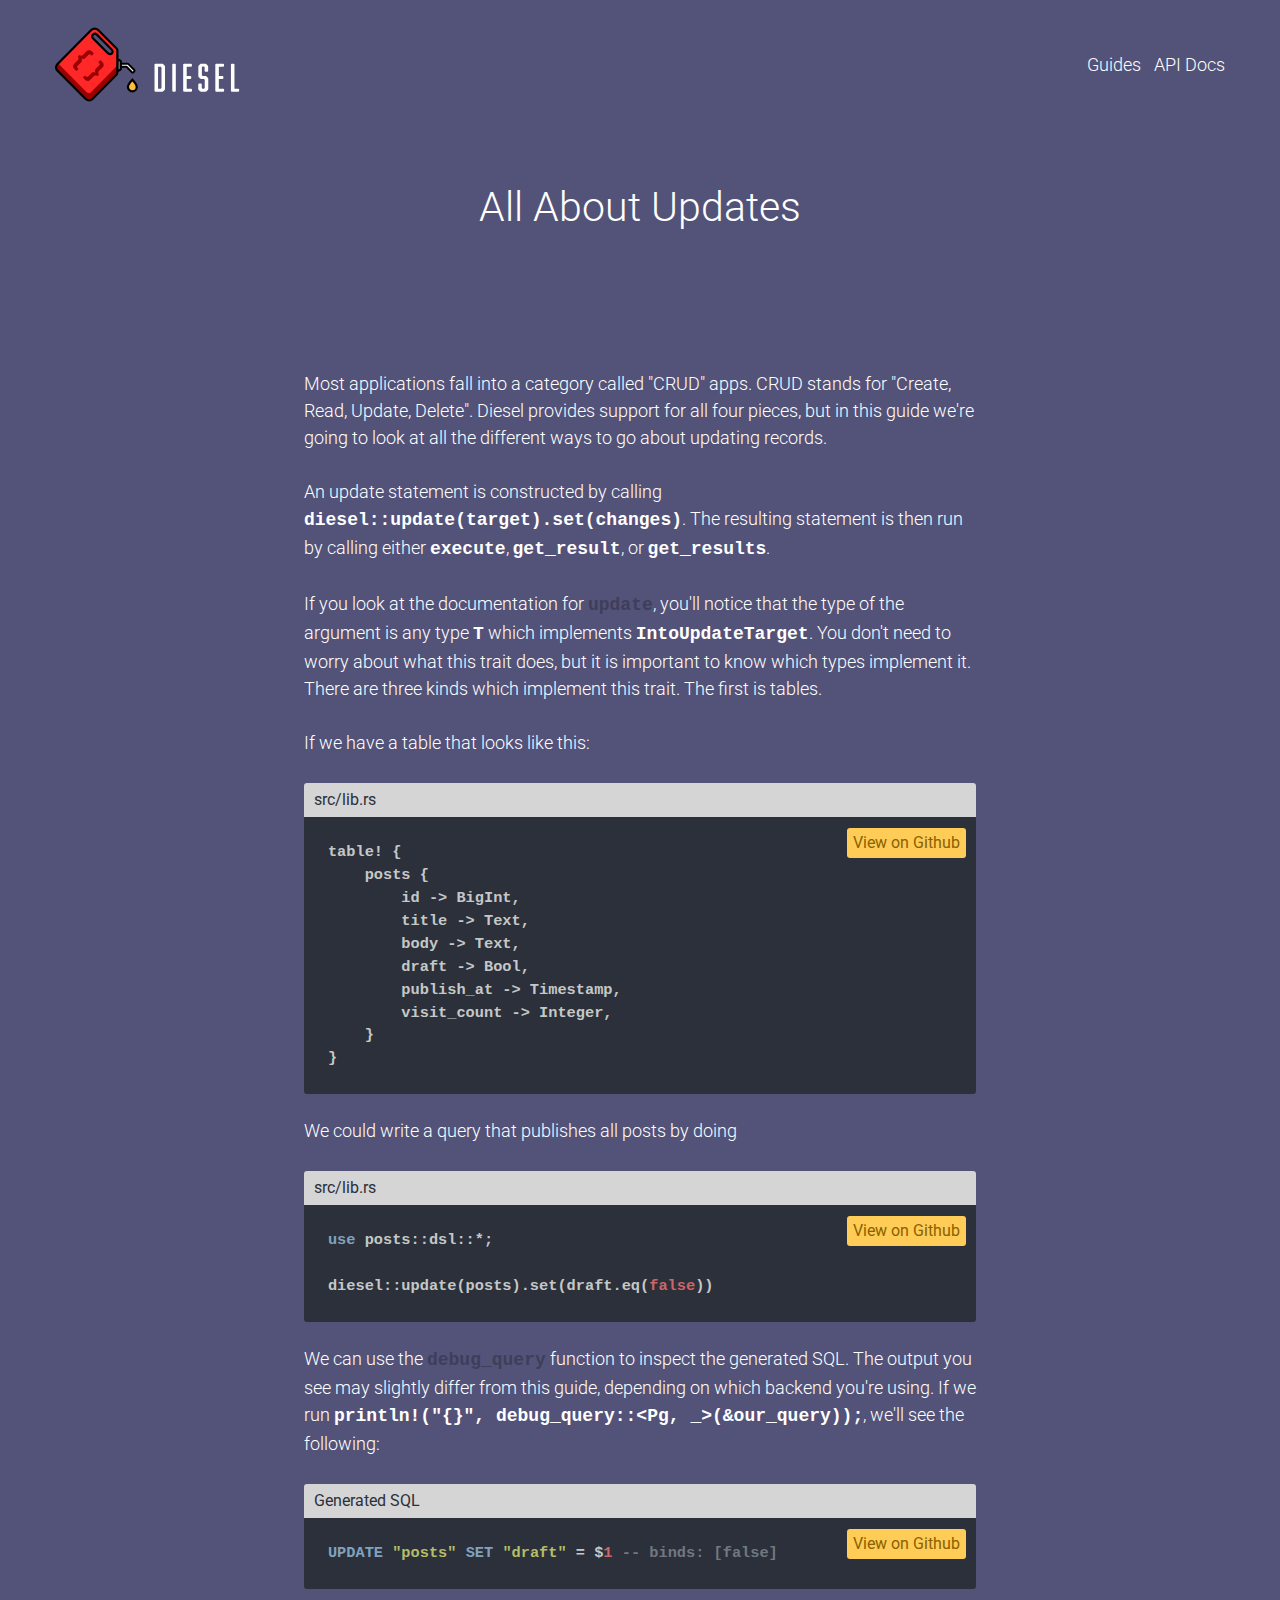
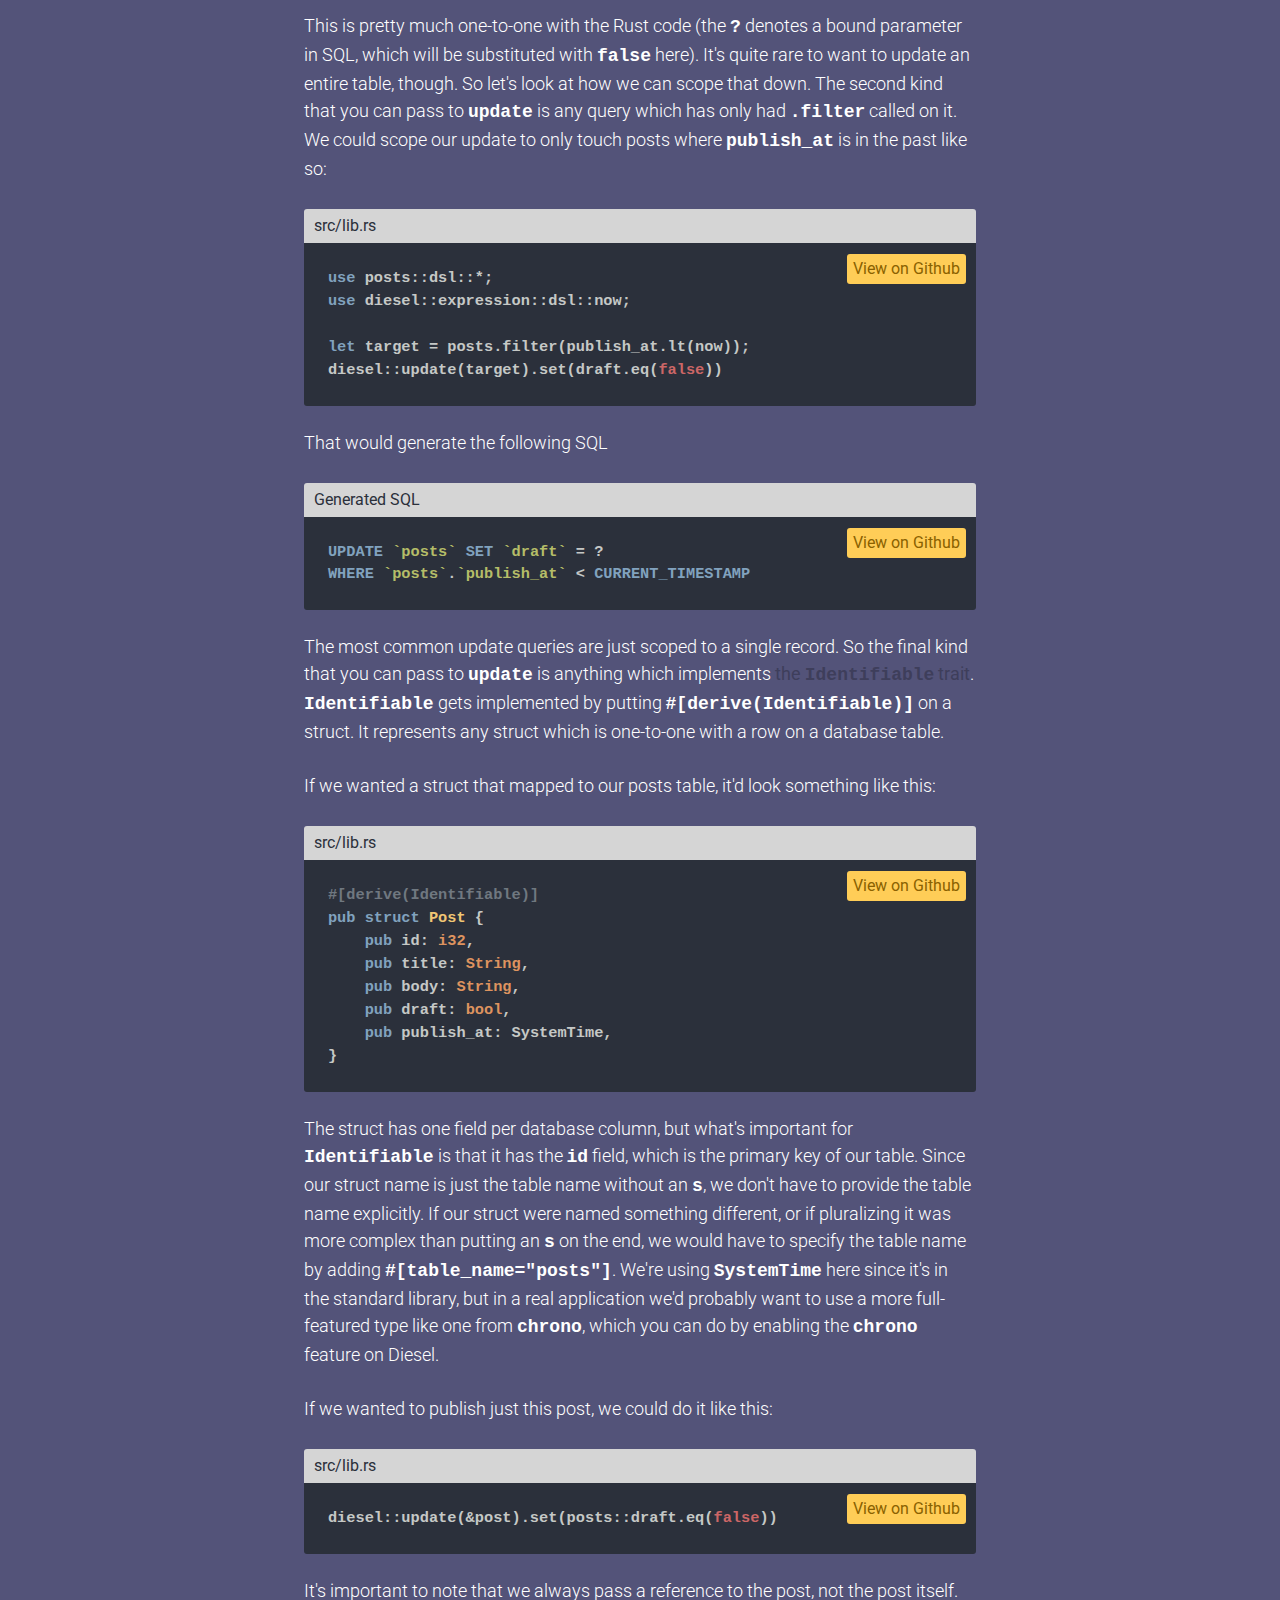
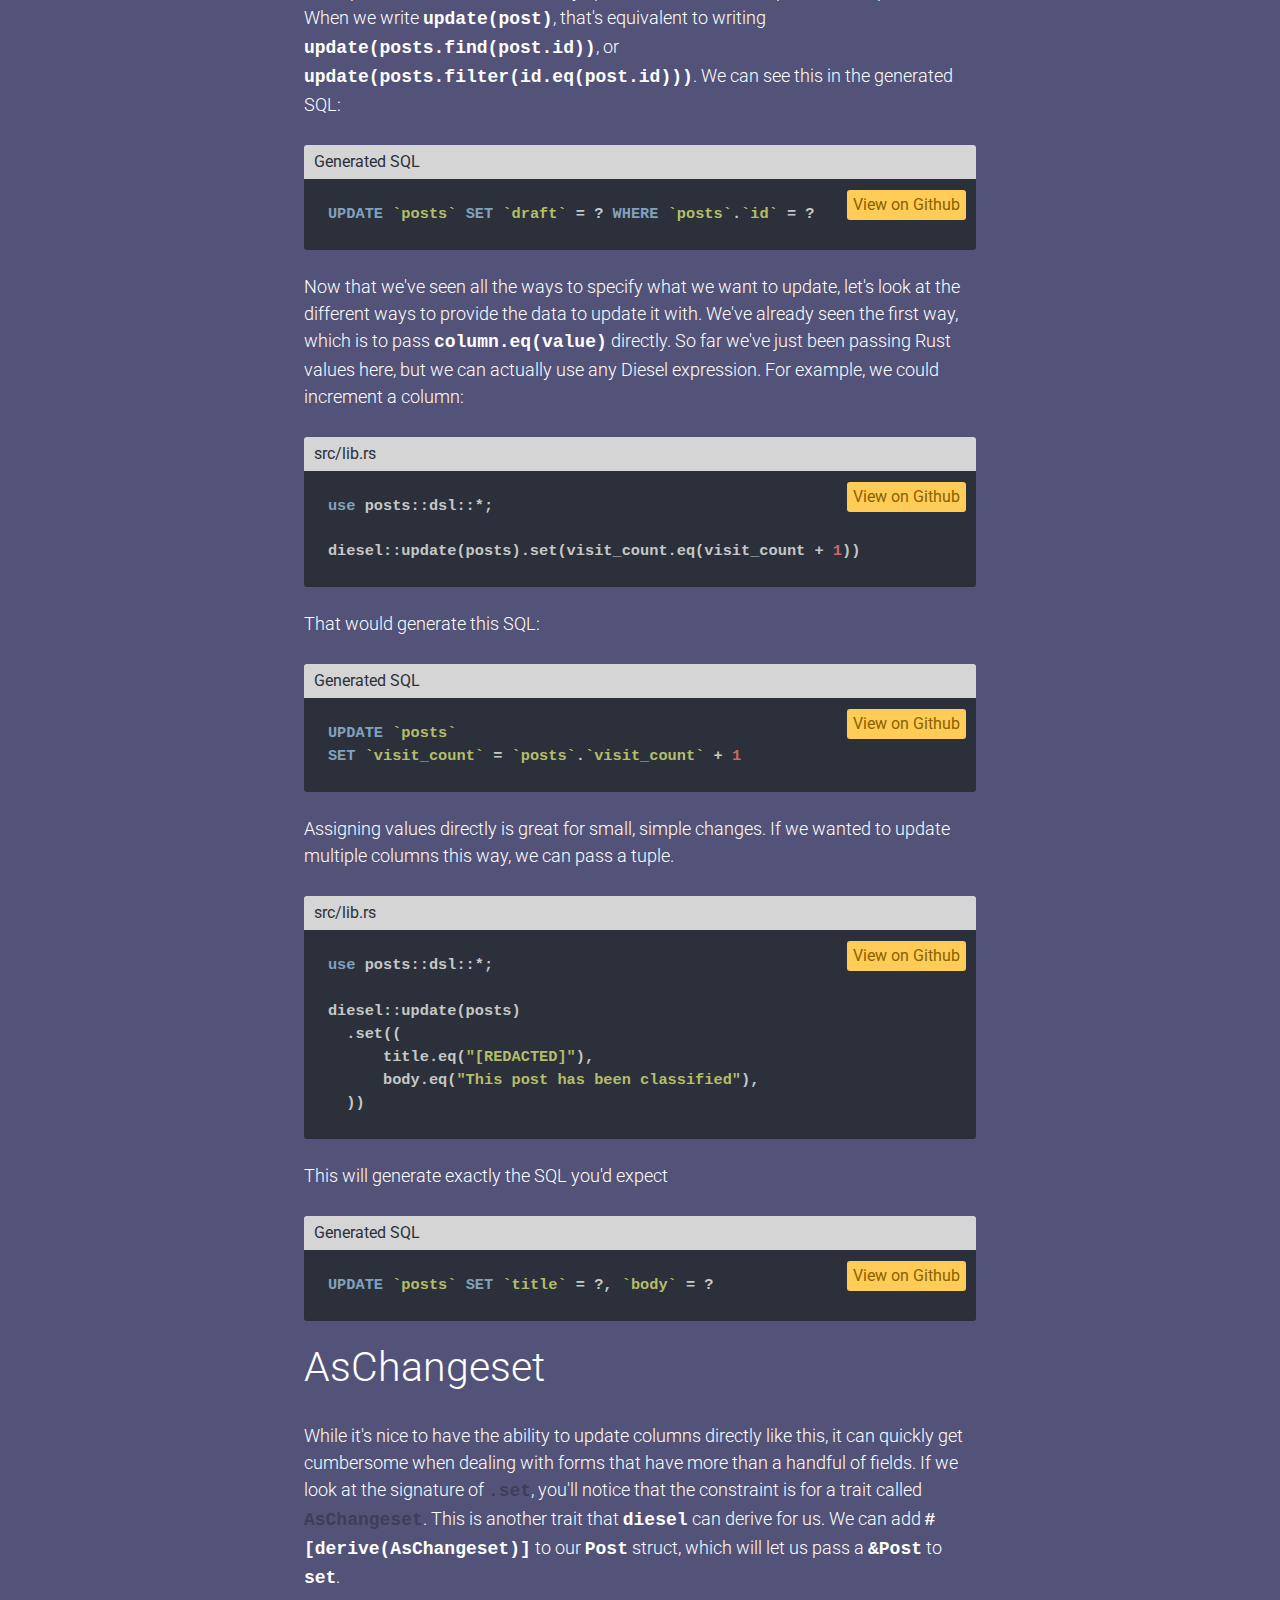
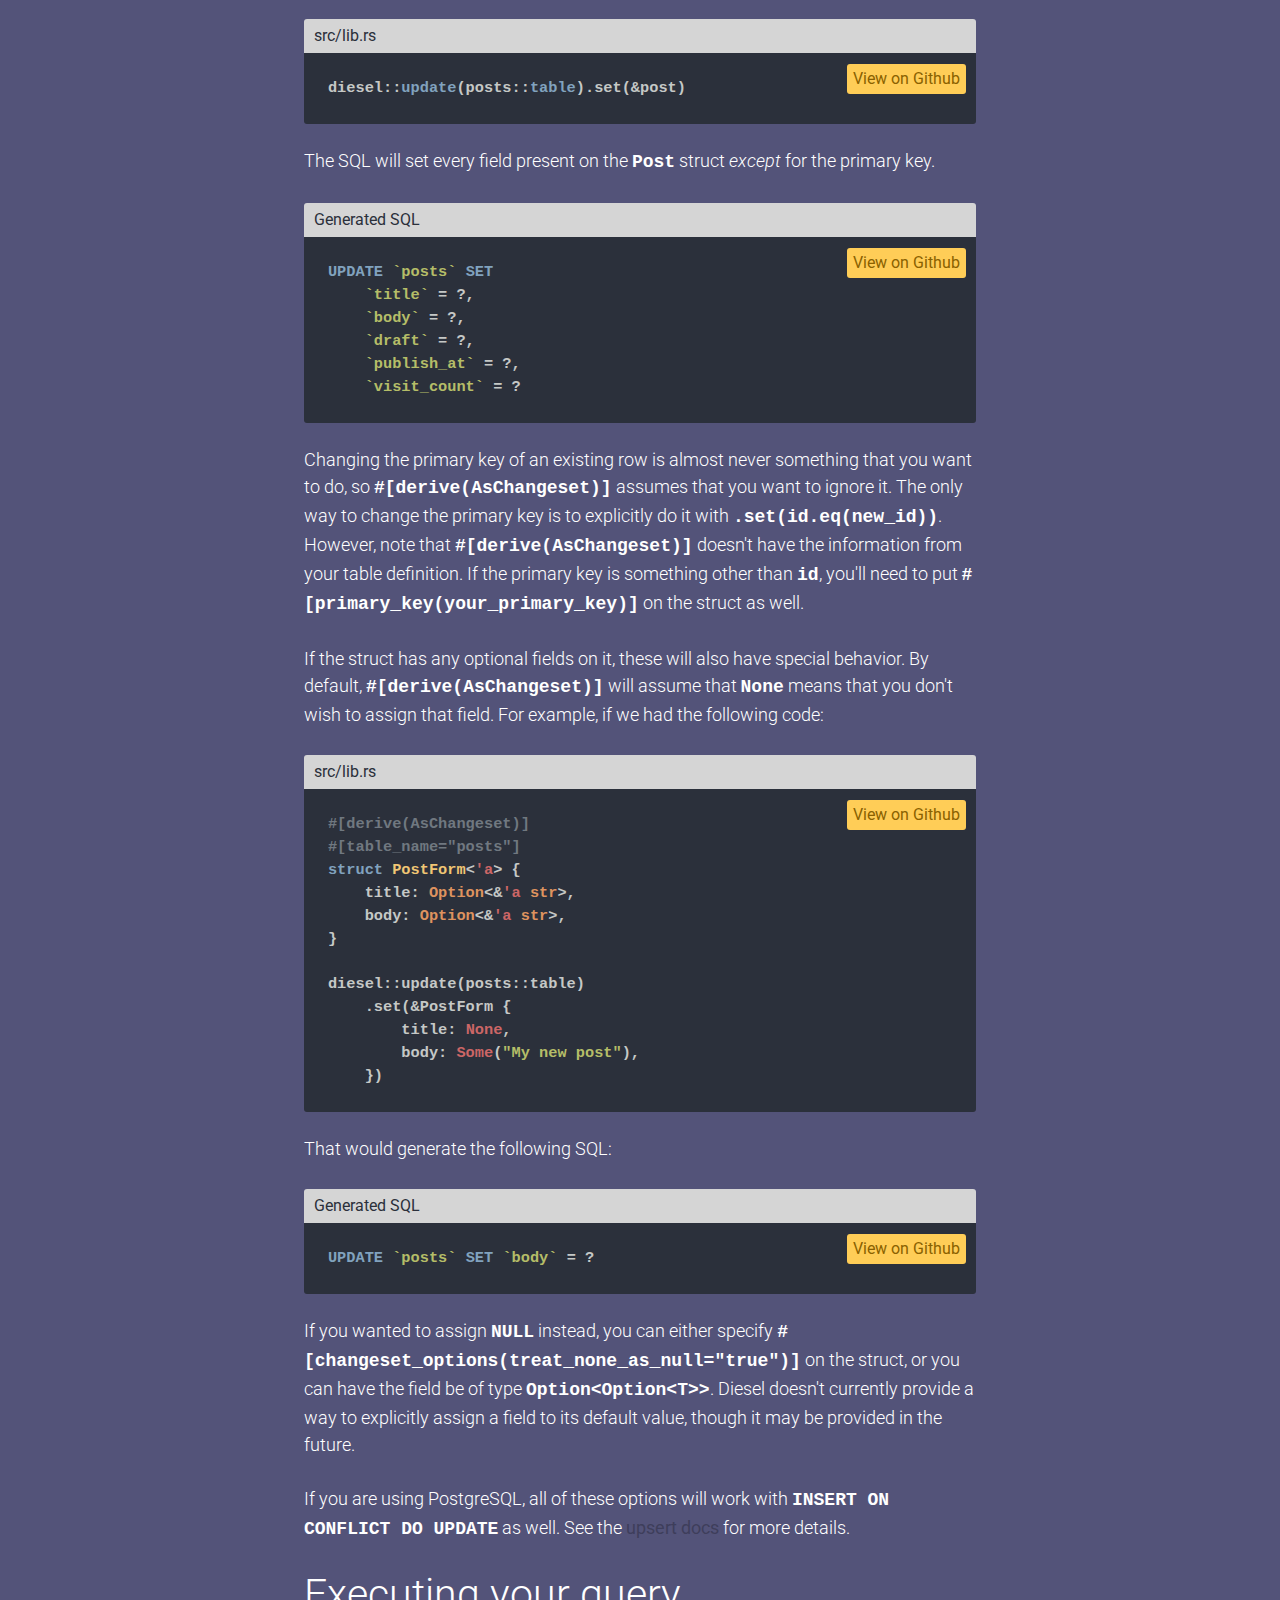
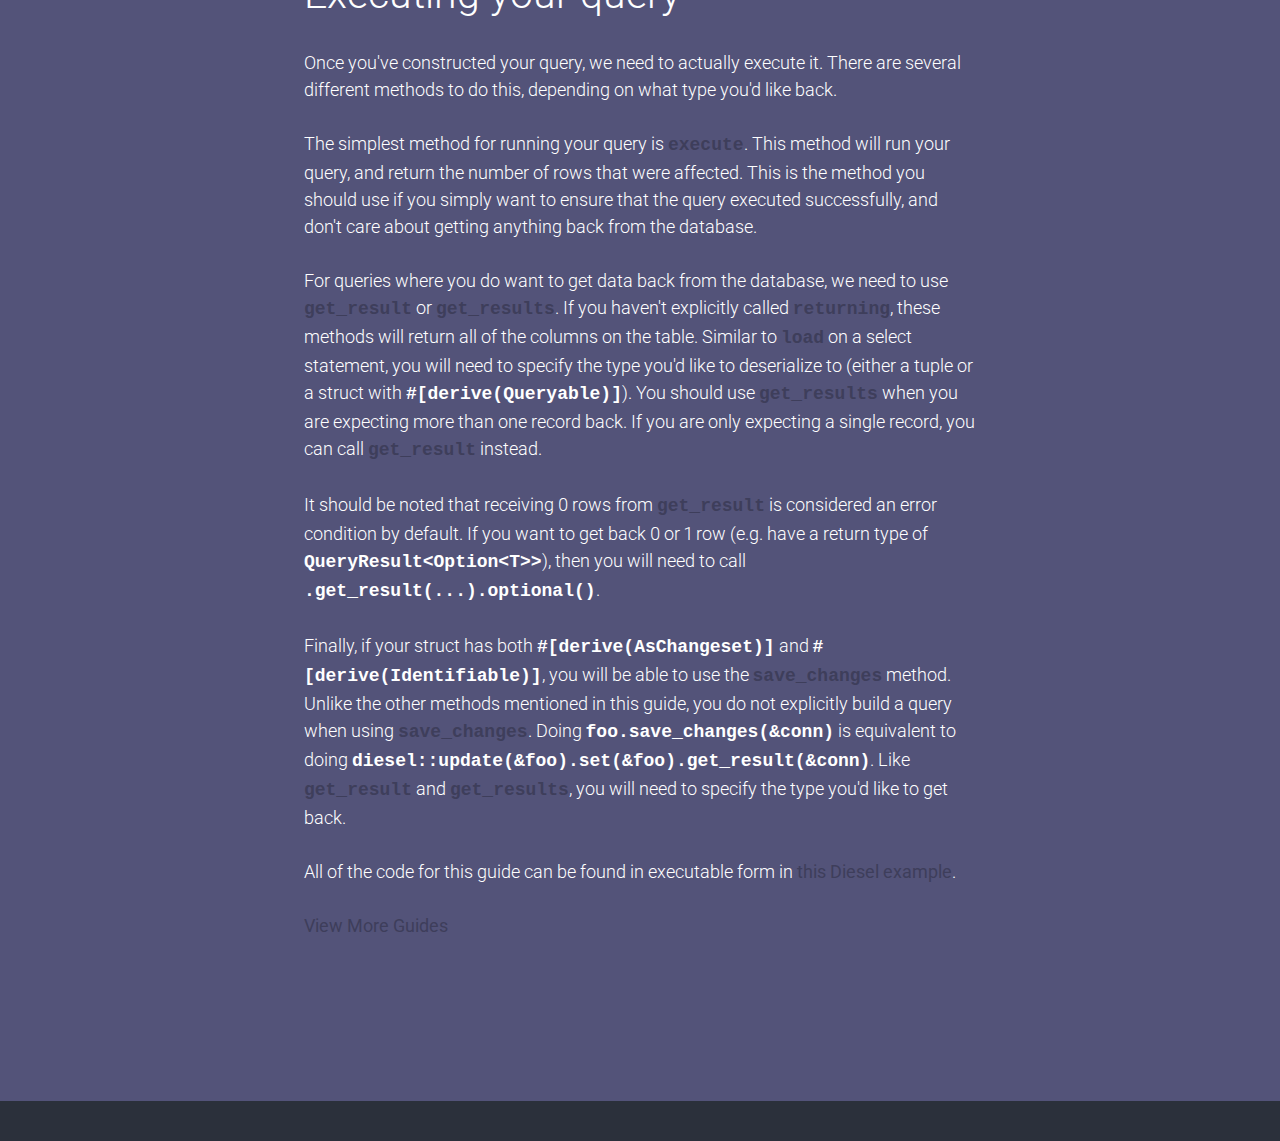
<file: views/guides/all-about-updates/index.html>
<!DOCTYPE html><html><head><meta charset="utf-8" /><meta ,="" content="IE=edge,chrom=1" http-equiv="X-UA-Compatible" /><meta content="width=device-width, initial-scale=1" name="viewport" /><title>Diesel</title><link href="https://fonts.googleapis.com/css?family=Roboto:400,300,300italic,400italic,100" rel="stylesheet" type="text/css" /><link href="http://diesel.rs/views/guides/all-about-updates/" rel="canonical" /><link href="../../../assets/stylesheets/application.css" rel="stylesheet" /><link href="../../../assets/stylesheets/hybrid.css" rel="stylesheet" /></head><body class="views views_guides views_guides_all-about-updates views_guides_all-about-updates_index"><header class="main-header"><div class="content-wrapper"><h1><a href="/"><svg class='logo' height='76px' version='1.1' viewBox='0 0 187 76' width='187px' xmlns:sketch='http://www.bohemiancoding.com/sketch/ns' xmlns:xlink='http://www.w3.org/1999/xlink' xmlns='http://www.w3.org/2000/svg'>
<g fill-rule='evenodd' fill='none' id='Page-1' sketch:type='MSPage' stroke-width='1' stroke='none'>
<g id='Desktop-HD' sketch:type='MSArtboardGroup' transform='translate(-119.000000, -30.000000)'>
<g id='logo' sketch:type='MSLayerGroup' transform='translate(119.000000, 31.000000)'>
<g id='mark' sketch:type='MSShapeGroup' transform='translate(0.130247, 0.315216)'>
<g id='drop' transform='translate(72.929204, 51.710843)'>
<path d='M9.7807837,7.73987977 C9.7807837,10.2104926 7.78625402,12.2130607 5.3255584,12.2130607 C2.86486278,12.2130607 0.870333101,10.2104926 0.870333101,7.73987977 C0.870333101,5.26926692 5.3255584,0.395873804 5.3255584,0.395873804 C5.3255584,0.395873804 9.7807837,5.26926692 9.7807837,7.73987977' fill='#FDBD41' id='drop-fill'></path>
<path d='M9.7807837,7.73987977 C9.7807837,10.2104926 7.78625402,12.2130607 5.3255584,12.2130607 C2.86486278,12.2130607 0.870333101,10.2104926 0.870333101,7.73987977 C0.870333101,5.26926692 5.3255584,0.395873804 5.3255584,0.395873804 C5.3255584,0.395873804 9.7807837,5.26926692 9.7807837,7.73987977 L9.7807837,7.73987977 Z' id='drop-stroke' stroke-width='2.235' stroke='#000000'></path>
</g>
<g id='can'>
<path d='M79.275823,44.6326234 L80.2209163,43.6799527 C80.6090126,43.2880312 80.6090126,42.6541735 80.219415,42.2637594 L74.2643514,36.3027842 C74.0774346,36.1143604 73.8229575,36.0299465 73.5579711,36.0299465 L64.1791025,36.0299465 L64.1791025,39.0447273 L72.1842454,39.0447273 C72.4499825,39.0447273 72.7044595,39.2934467 72.892127,39.4826242 L77.8608104,44.5617761 C78.2511587,44.9544513 78.8854747,45.0260523 79.275823,44.6326234' fill='#FFFFFF' id='nozzle-fill'></path>
<path d='M79.275823,44.6326234 L80.2209163,43.6799527 C80.6090126,43.2880312 80.6090126,42.6541735 80.219415,42.2637594 L74.2643514,36.3027842 C74.0774346,36.1143604 73.8229575,36.0299465 73.5579711,36.0299465 L64.1791025,36.0299465 L64.1791025,39.0447273 L72.1842454,39.0447273 C72.4499825,39.0447273 72.7044595,39.2934467 72.892127,39.4826242 L77.8608104,44.5617761 C78.2511587,44.9544513 78.8854747,45.0260523 79.275823,44.6326234 L79.275823,44.6326234 Z' id='nozzle-stroke' stroke-width='2' stroke='#000000'></path>
<path d='M62.9549102,43.5800881 L63.0967868,31.4757433 L66.1257395,32.9755967 C66.3952299,33.123321 66.5626293,33.4082178 66.5596266,33.7164791 L66.495069,41.2926232 C66.4920663,41.6016382 66.320163,41.8835202 66.0476698,42.0259686 L62.9549102,43.5800881 Z' fill='#9B9B9B' id='attachement-fill'></path>
<path d='M62.9549102,43.5800881 L63.0967868,31.4757433 L66.1257395,32.9755967 C66.3952299,33.123321 66.5626293,33.4082178 66.5596266,33.7164791 L66.495069,41.2926232 C66.4920663,41.6016382 66.320163,41.8835202 66.0476698,42.0259686 L62.9549102,43.5800881 L62.9549102,43.5800881 Z' id='attachment-stroke' stroke-width='2.235' stroke='#000000'></path>
<path d='M57.3441789,25.3100644 C56.3690588,26.2891144 54.5156551,26.2793164 53.5232696,25.2829314 L38.2891765,9.98744111 C37.2967911,8.99105607 37.3838688,7.22665562 38.3582382,6.24760556 L38.5271389,6.07802415 C39.5022589,5.09972779 41.0936789,5.17886578 42.0860644,6.17525083 L57.3201575,21.4707411 C58.3125429,22.4671261 58.4881997,24.1614329 57.5130796,25.140483 L57.3441789,25.3100644 Z M62.9742024,45.1367701 L63.179886,22.3812049 C63.1783846,21.6380614 62.9066422,20.8843662 62.384176,20.3590407 L43.748798,1.64931119 C41.7662791,-0.341197814 38.467836,-0.295222407 36.485317,1.6952866 L2.35686493,35.9612849 C0.373595307,37.9517939 0.591289551,40.9997372 2.57380851,42.9902462 L30.81776,71.3480279 C32.8002789,73.3385369 35.853253,73.5744435 37.835772,71.5839345 L62.1732378,47.1483826 C62.6994573,46.6200423 62.9764544,45.8844358 62.9742024,45.1367701 L62.9742024,45.1367701 Z' fill='#FF2727' id='red-fill'></path>
<path d='M62.8151162,44.3834657 L62.8670115,37.9165376 L36.2319575,64.7024784 C35.0391186,65.9020746 33.1054561,65.9020746 31.9126172,64.7024784 L2.35413024,34.9765434 L2.1187213,35.213286 C0.107591965,37.2350519 0.107591965,40.5441526 2.1187213,42.5659185 L30.2985994,70.9054348 C32.3089767,72.9279572 35.599437,72.9279572 37.6098142,70.9054348 L61.9938173,46.3832971 C62.5210431,45.8530846 62.8166204,45.1337807 62.8151162,44.3834657' fill='#9B0000' id='shadow'></path>
<path d='M57.4628598,25.4292236 C56.4877397,26.4082737 54.5149795,26.2793918 53.522594,25.2830067 L38.2885009,9.98676279 C37.2961155,8.99037774 37.5025496,7.34581483 38.4769191,6.36676477 L38.6458198,6.19718336 C39.6209398,5.218887 41.0930033,5.17818745 42.0853888,6.1745725 L57.3202325,21.4700627 C58.312618,22.4664478 58.6068806,24.2805921 57.6317605,25.2596422 L57.4628598,25.4292236 L57.4628598,25.4292236 Z M63.1199074,22.4400685 C63.1184061,21.6976787 62.7881114,21.0027717 62.2648945,20.4781999 L43.6295166,1.76771671 C41.6469976,-0.222792299 38.5865168,-0.176063197 36.6039979,1.81444581 L2.47554583,36.0804441 C0.492276204,38.0709531 0.472008119,41.1181427 2.45452708,43.1086517 L30.6984785,71.4671871 C32.6809975,73.4576961 35.8533281,73.5745188 37.835847,71.5840098 L62.1733128,47.148458 C62.6995324,46.6201176 62.9757788,45.8837574 62.9742775,45.1368455 L63.1199074,22.4400685 Z' id='black-stroke' stroke-width='2.235' stroke='#000000'></path>
<path d='M31.379261,48.8214352 C31.6119686,49.0550807 31.8424242,49.195268 32.0683759,49.2404897 C32.2950781,49.2864651 32.5157751,49.2796819 32.7289653,49.2208937 C32.9429062,49.1628591 33.1440857,49.0580955 33.3317531,48.9088638 C33.5194206,48.7588785 33.6845679,48.6134153 33.8264445,48.4702132 L36.9349682,45.3491614 C37.3493379,44.9331217 37.7637077,44.6663136 38.1788281,44.5494908 C38.5924471,44.4319144 38.9812941,44.3934759 39.3438676,44.4319144 C39.7064411,44.4718602 40.0337332,44.5660721 40.3249931,44.7160575 C40.6162529,44.8652891 40.8399525,45.0047227 40.9953412,45.135112 L41.0538934,45.0763238 C40.9240276,44.9195552 40.7814003,44.6994762 40.6267623,44.413072 C40.470623,44.1274215 40.3730359,43.8018252 40.3347518,43.4377904 C40.2957169,43.0737557 40.3475131,42.6705287 40.4901404,42.2281097 C40.632017,41.7864443 40.943545,41.3244291 41.4224723,40.8435716 L44.3756073,37.8785347 C44.530996,37.7225198 44.6826313,37.5506773 44.8327652,37.3622535 C44.9813979,37.173076 45.0849903,36.9718394 45.1427919,36.7570362 C45.2013441,36.5429868 45.2073495,36.3221541 45.1623093,36.0937845 C45.1165184,35.8669222 44.9776445,35.6355378 44.7449369,35.4018923 L43.6962511,34.3482264 L45.8716922,32.1640177 L48.3383932,34.6406601 C48.5590902,34.8622465 48.752763,35.1682468 48.9216637,35.5579072 C49.0898137,35.9475676 49.1866501,36.3703906 49.2129236,36.8256225 C49.2384463,37.2808544 49.1701354,37.7586972 49.0087414,38.2591508 C48.8473474,38.7596044 48.5455781,39.2314176 48.1056856,39.6730829 L44.4529263,43.3405638 C44.1293876,43.6654064 43.9184494,44.0068303 43.8223637,44.3640818 C43.7240259,44.722087 43.6985032,45.0597425 43.744294,45.3785556 C43.7893342,45.6973686 43.8861706,45.9898024 44.0355539,46.2566105 C44.1841865,46.5226649 44.3365725,46.7344532 44.4919611,46.8904681 L42.8022034,48.587036 C42.6468148,48.4310211 42.4358765,48.278021 42.1708901,48.1287893 C41.905153,47.978804 41.6198985,47.8755477 41.3158772,47.8167595 C41.0111053,47.7579713 40.6905692,47.7677693 40.3542692,47.8461536 C40.0172184,47.9237842 39.7004358,48.112208 39.4024199,48.411425 L35.6333068,52.1957286 C35.1934143,52.637394 34.723495,52.9403794 34.2250502,53.1024239 C33.7258548,53.2652221 33.2499301,53.3330546 32.7972762,53.307429 C32.3438717,53.2818034 31.9227459,53.183823 31.5346496,53.0149953 C31.1458027,52.8454138 30.8417814,52.6509605 30.6210845,52.4293741 L28.1543835,49.9527317 L30.3298246,47.7677693 L31.379261,48.8214352 Z' fill='#9B0000' id='Fill-19'></path>
<path d='M36.07958,26.7010842 C35.8461217,26.466685 35.615666,26.3272514 35.3897144,26.2820297 C35.1622615,26.2360543 34.9423152,26.2428376 34.729125,26.3016258 C34.5151841,26.3596603 34.3147552,26.4636703 34.1270878,26.6136556 C33.9386697,26.7636409 33.767517,26.9158874 33.6121283,27.0719023 L30.6589933,30.0369392 C30.180066,30.5177967 29.7191547,30.8298265 29.2800129,30.9722749 C28.8393697,31.1162307 28.4377613,31.1682356 28.0751878,31.1290435 C27.7126143,31.090605 27.3883249,30.9926247 27.1045718,30.8366098 C26.8185666,30.6805949 26.599371,30.5373928 26.4439823,30.4070035 L26.3854301,30.4657917 C26.5145453,30.6218066 26.6534192,30.8464078 26.8028025,31.1388415 C26.9514351,31.4312753 27.0452688,31.7598864 27.0843037,32.1231675 C27.1233385,32.4879559 27.0843037,32.87837 26.9679499,33.2936561 C26.8508454,33.7096958 26.5858589,34.1264893 26.1714892,34.542529 L23.0629655,37.6628271 C22.9203383,37.8060292 22.7747083,37.9718422 22.6260757,38.160266 C22.4774431,38.3486898 22.3731,38.5506801 22.3152984,38.7654832 C22.2567462,38.9795326 22.2499901,39.2003653 22.295781,39.428735 C22.3408212,39.6555972 22.4804458,39.8869816 22.7139041,40.1206272 L23.7625898,41.1735393 L21.586398,43.3585017 L19.119697,40.8818593 C18.8990001,40.6602729 18.7053273,40.3542727 18.5364266,39.9646122 C18.3682766,39.5749518 18.2706895,39.1521288 18.2451667,38.6968969 C18.2196439,38.241665 18.2872042,37.7638223 18.4493489,37.2633687 C18.6107429,36.7621614 18.9125122,36.2911019 19.3524047,35.8486828 L23.1215178,32.0651329 C23.4195337,31.7659159 23.6064505,31.4471029 23.6852708,31.1094474 C23.7625898,30.771792 23.7723485,30.4499641 23.7137962,30.1432102 C23.655244,29.8379636 23.5516516,29.5515595 23.4030189,29.2855051 C23.2543863,29.018697 23.1087564,28.8144456 22.9661291,28.6712435 L24.6566375,26.9739219 C24.7985141,27.117124 25.0019456,27.2633409 25.2676827,27.4133262 C25.5334199,27.5625578 25.8246797,27.6605382 26.1422131,27.7050062 C26.4597464,27.7517353 26.7960465,27.725356 27.1526146,27.6273756 C27.5076814,27.530149 27.8484855,27.3191143 28.1720242,26.993518 L31.8247835,23.3267909 C32.264676,22.8843718 32.7345953,22.58214 33.2330401,22.4200955 C33.7314848,22.2572974 34.2074095,22.1894648 34.660814,22.2150904 C35.1142186,22.2407161 35.5353444,22.3386965 35.9234406,22.5075242 C36.3115369,22.6771056 36.6163089,22.871559 36.8370058,23.0931453 L39.3037068,25.5697878 L37.1282657,27.7539964 L36.07958,26.7010842 Z' fill='#9B0000' id='Fill-21'></path>
</g>
</g>
<path d='M100.843301,63.5962709 C100.843301,64.1939346 101.179487,64.5301205 101.77715,64.5301205 L108.575575,64.5301205 C109.061177,64.5301205 109.397363,64.3807046 109.733549,64.0445187 L111.003584,62.7744833 C111.33977,62.4382975 111.489186,62.1021116 111.489186,61.6165099 L111.489186,39.0547046 C111.489186,38.5691028 111.33977,38.2329169 111.003584,37.8967311 L109.733549,36.6266957 C109.397363,36.2905099 109.061177,36.1410939 108.575575,36.1410939 L101.77715,36.1410939 C101.179487,36.1410939 100.843301,36.4772798 100.843301,37.0749435 L100.843301,63.5962709 Z M107.156124,61.4670939 L104.429283,61.4670939 L104.429283,39.2041205 L107.156124,39.2041205 L107.903204,39.9512001 L107.903204,60.7200143 L107.156124,61.4670939 Z M122.428469,37.0749435 C122.428469,36.4772798 122.092283,36.1410939 121.494619,36.1410939 L119.776336,36.1410939 C119.178673,36.1410939 118.842487,36.4772798 118.842487,37.0749435 L118.842487,63.5962709 C118.842487,64.1939346 119.178673,64.5301205 119.776336,64.5301205 L121.494619,64.5301205 C122.092283,64.5301205 122.428469,64.1939346 122.428469,63.5962709 L122.428469,37.0749435 Z M138.821434,62.4009435 C138.821434,61.8032798 138.485248,61.4670939 137.887584,61.4670939 L133.479814,61.4670939 L133.479814,51.6803506 L137.140504,51.6803506 C137.738168,51.6803506 138.074354,51.3441647 138.074354,50.746501 L138.074354,49.5511736 C138.074354,48.9535099 137.738168,48.617324 137.140504,48.617324 L133.479814,48.617324 L133.479814,39.2041205 L137.812876,39.2041205 C138.41054,39.2041205 138.746726,38.8679346 138.746726,38.2702709 L138.746726,37.0749435 C138.746726,36.4772798 138.41054,36.1410939 137.812876,36.1410939 L130.827681,36.1410939 C130.230018,36.1410939 129.893832,36.4772798 129.893832,37.0749435 L129.893832,63.5962709 C129.893832,64.1939346 130.230018,64.5301205 130.827681,64.5301205 L137.887584,64.5301205 C138.485248,64.5301205 138.821434,64.1939346 138.821434,63.5962709 L138.821434,62.4009435 Z M155.214398,39.0547046 C155.214398,38.5691028 155.064982,38.2329169 154.728796,37.8967311 L153.458761,36.6266957 C153.122575,36.2905099 152.786389,36.1410939 152.300788,36.1410939 L148.154496,36.1410939 C147.668894,36.1410939 147.332708,36.2905099 146.996522,36.6266957 L145.726487,37.8967311 C145.390301,38.2329169 145.240885,38.5691028 145.240885,39.0547046 L145.240885,48.76674 C145.240885,49.2523417 145.390301,49.5885276 145.726487,49.9247134 L146.996522,51.1947488 C147.332708,51.5309346 147.668894,51.6803506 148.154496,51.6803506 L150.993398,51.6803506 L151.740478,52.4274302 L151.740478,60.7947223 L150.993398,61.5418019 L149.499239,61.5418019 L148.752159,60.7947223 L148.752159,57.2834479 C148.752159,56.6857842 148.415973,56.3495984 147.81831,56.3495984 L146.100027,56.3495984 C145.502363,56.3495984 145.166177,56.6857842 145.166177,57.2834479 L145.166177,61.6165099 C145.166177,62.1021116 145.315593,62.4382975 145.651779,62.7744833 L146.921814,64.0445187 C147.258,64.3807046 147.594186,64.5301205 148.079788,64.5301205 L152.41285,64.5301205 C152.898451,64.5301205 153.234637,64.3807046 153.570823,64.0445187 L154.840858,62.7744833 C155.177044,62.4382975 155.32646,62.1021116 155.32646,61.6165099 L155.32646,51.5309346 C155.32646,51.0453329 155.177044,50.709147 154.840858,50.3729612 L153.570823,49.1029258 C153.234637,48.76674 152.898451,48.617324 152.41285,48.617324 L149.573947,48.617324 L148.826867,47.8702444 L148.826867,39.8764922 L149.573947,39.1294125 L150.881336,39.1294125 L151.628416,39.8764922 L151.628416,43.4251205 C151.628416,44.0227842 151.964602,44.35897 152.562265,44.35897 L154.280549,44.35897 C154.878212,44.35897 155.214398,44.0227842 155.214398,43.4251205 L155.214398,39.0547046 Z M171.383239,62.4009435 C171.383239,61.8032798 171.047053,61.4670939 170.449389,61.4670939 L166.041619,61.4670939 L166.041619,51.6803506 L169.70231,51.6803506 C170.299973,51.6803506 170.636159,51.3441647 170.636159,50.746501 L170.636159,49.5511736 C170.636159,48.9535099 170.299973,48.617324 169.70231,48.617324 L166.041619,48.617324 L166.041619,39.2041205 L170.374681,39.2041205 C170.972345,39.2041205 171.308531,38.8679346 171.308531,38.2702709 L171.308531,37.0749435 C171.308531,36.4772798 170.972345,36.1410939 170.374681,36.1410939 L163.389487,36.1410939 C162.791823,36.1410939 162.455637,36.4772798 162.455637,37.0749435 L162.455637,63.5962709 C162.455637,64.1939346 162.791823,64.5301205 163.389487,64.5301205 L170.449389,64.5301205 C171.047053,64.5301205 171.383239,64.1939346 171.383239,63.5962709 L171.383239,62.4009435 Z M181.874274,61.4670939 L181.874274,37.0749435 C181.874274,36.4772798 181.538088,36.1410939 180.940425,36.1410939 L179.222142,36.1410939 C178.624478,36.1410939 178.288292,36.4772798 178.288292,37.0749435 L178.288292,63.5962709 C178.288292,64.1939346 178.624478,64.5301205 179.222142,64.5301205 L185.684381,64.5301205 C186.282044,64.5301205 186.61823,64.1939346 186.61823,63.5962709 L186.61823,62.4009435 C186.61823,61.8032798 186.282044,61.4670939 185.684381,61.4670939 L181.874274,61.4670939 Z' fill='#FFFFFF' id='DIESEL' sketch:type='MSShapeGroup'></path>
</g>
</g>
</g>
</svg>
</a></h1><nav class="header-nav"><ul><li class="nav-item"><a href="/guides">Guides</a></li><li class="nav-item"><a href="http://docs.diesel.rs">API Docs</a></li></ul></nav></div></header><section class="banner"><div class="content-wrapper"><div class="banner-wrapper"><h2 class="banner__heading">All About Updates</h2></div></div></section><main><section class="demo"><div class="content-wrapper"><div class="guide-wrapper"><p>Most applications fall into a category called "CRUD" apps. CRUD stands for "Create, Read, Update, Delete". Diesel provides support for all four pieces, but in this guide we're going to look at all the different ways to go about updating records.</p>

<p>An update statement is constructed by calling <code>diesel::update(target).set(changes)</code>. The resulting statement is then run by calling either <code>execute</code>, <code>get_result</code>, or <code>get_results</code>.</p>

<p>If you look at the documentation for <a href="http://docs.diesel.rs/diesel/fn.update.html"><code>update</code></a>, you'll notice that the type of the argument is any type <code>T</code> which implements <code>IntoUpdateTarget</code>. You don't need to worry about what this trait does, but it is important to know which types implement it. There are three kinds which implement this trait. The first is tables.</p>

<p>If we have a table that looks like this:</p>
<div class="demo__example"><div class="demo__example-browser"><div class="browser-bar">src/lib.rs</div><a class="btn-demo-example" href="https://github.com/diesel-rs/diesel/tree/v1.0.0/examples/postgres/all_about_updates/src/lib.rs#L12-L21">View on Github</a><pre class="demo__example-snippet"><code>table! {
    posts {
        id -> BigInt,
        title -> Text,
        body -> Text,
        draft -> Bool,
        publish_at -> Timestamp,
        visit_count -> Integer,
    }
}</code></pre></div></div><p>We could write a query that publishes all posts by doing</p>
<div class="demo__example"><div class="demo__example-browser"><div class="browser-bar">src/lib.rs</div><a class="btn-demo-example" href="https://github.com/diesel-rs/diesel/tree/v1.0.0/examples/postgres/all_about_updates/src/lib.rs#L33-L38">View on Github</a><pre class="demo__example-snippet"><code>use posts::dsl::*;

diesel::update(posts).set(draft.eq(false))</code></pre></div></div><p>We can use the <a href="http://docs.diesel.rs/diesel/fn.debug_query.html"><code>debug_query</code></a> function to inspect the generated SQL. The output you see may slightly differ from this guide, depending on which backend you're using. If we run <code>println!("{}", debug_query::&lt;Pg, _&gt;(&amp;our_query));</code>, we'll see the following:</p>

<div class="demo__example"><div class="demo__example-browser"><div class="browser-bar">Generated SQL</div><a class="btn-demo-example" href="https://github.com/diesel-rs/diesel/tree/v1.0.0/examples/postgres/all_about_updates/src/lib.rs#L40-L48">View on Github</a><pre class="demo__example-snippet"><code>UPDATE "posts" SET "draft" = $1 -- binds: [false]</code></pre></div></div><p>This is pretty much one-to-one with the Rust code (the <code>?</code> denotes a bound parameter in SQL, which will be substituted with <code>false</code> here). It's quite rare to want to update an entire table, though. So let's look at how we can scope that down. The second kind that you can pass to <code>update</code> is any query which has only had <code>.filter</code> called on it. We could scope our update to only touch posts where <code>publish_at</code> is in the past like so:</p>
<div class="demo__example"><div class="demo__example-browser"><div class="browser-bar">src/lib.rs</div><a class="btn-demo-example" href="https://github.com/diesel-rs/diesel/tree/v1.0.0/examples/postgres/all_about_updates/src/lib.rs#L50-L57">View on Github</a><pre class="demo__example-snippet"><code>use posts::dsl::*;
use diesel::expression::dsl::now;

let target = posts.filter(publish_at.lt(now));
diesel::update(target).set(draft.eq(false))</code></pre></div></div><p>That would generate the following SQL</p>
<div class="demo__example"><div class="demo__example-browser"><div class="browser-bar">Generated SQL</div><a class="btn-demo-example" href="https://github.com/diesel-rs/diesel/tree/v1.0.0/examples/postgres/all_about_updates/src/lib.rs#L59-L71">View on Github</a><pre class="demo__example-snippet"><code>UPDATE `posts` SET `draft` = ?
WHERE `posts`.`publish_at` < CURRENT_TIMESTAMP</code></pre></div></div><p>The most common update queries are just scoped to a single record. So the final kind that you can pass to <code>update</code> is anything which implements <a href="http://docs.diesel.rs/diesel/associations/trait.Identifiable.html">the <code>Identifiable</code> trait</a>. <code>Identifiable</code> gets implemented by putting <code>#[derive(Identifiable)]</code> on a struct. It represents any struct which is one-to-one with a row on a database table.</p>

<p>If we wanted a struct that mapped to our posts table, it'd look something like this:</p>
<div class="demo__example"><div class="demo__example-browser"><div class="browser-bar">src/lib.rs</div><a class="btn-demo-example" href="https://github.com/diesel-rs/diesel/tree/v1.0.0/examples/postgres/all_about_updates/src/lib.rs#L23-L31">View on Github</a><pre class="demo__example-snippet"><code>#[derive(Identifiable)]
pub struct Post {
    pub id: i32,
    pub title: String,
    pub body: String,
    pub draft: bool,
    pub publish_at: SystemTime,
}</code></pre></div></div><p>The struct has one field per database column, but what's important for <code>Identifiable</code> is that it has the <code>id</code> field, which is the primary key of our table. Since our struct name is just the table name without an <code>s</code>, we don't have to provide the table name explicitly. If our struct were named something different, or if pluralizing it was more complex than putting an <code>s</code> on the end, we would have to specify the table name by adding <code>#[table_name="posts"]</code>. We're using <code>SystemTime</code> here since it's in the standard library, but in a real application we'd probably want to use a more full-featured type like one from <code>chrono</code>, which you can do by enabling the <code>chrono</code> feature on Diesel.</p>

<p>If we wanted to publish just this post, we could do it like this:</p>
<div class="demo__example"><div class="demo__example-browser"><div class="browser-bar">src/lib.rs</div><a class="btn-demo-example" href="https://github.com/diesel-rs/diesel/tree/v1.0.0/examples/postgres/all_about_updates/src/lib.rs#L73-L76">View on Github</a><pre class="demo__example-snippet"><code>diesel::update(&post).set(posts::draft.eq(false))</code></pre></div></div><p>It's important to note that we always pass a reference to the post, not the post itself. When we write <code>update(post)</code>, that's equivalent to writing <code>update(posts.find(post.id))</code>, or <code>update(posts.filter(id.eq(post.id)))</code>. We can see this in the generated SQL:</p>
<div class="demo__example"><div class="demo__example-browser"><div class="browser-bar">Generated SQL</div><a class="btn-demo-example" href="https://github.com/diesel-rs/diesel/tree/v1.0.0/examples/postgres/all_about_updates/src/lib.rs#L78-L93">View on Github</a><pre class="demo__example-snippet"><code>UPDATE `posts` SET `draft` = ? WHERE `posts`.`id` = ?</code></pre></div></div><p>Now that we've seen all the ways to specify what we want to update, let's look at the different ways to provide the data to update it with. We've already seen the first way, which is to pass <code>column.eq(value)</code> directly. So far we've just been passing Rust values here, but we can actually use any Diesel expression. For example, we could increment a column:</p>
<div class="demo__example"><div class="demo__example-browser"><div class="browser-bar">src/lib.rs</div><a class="btn-demo-example" href="https://github.com/diesel-rs/diesel/tree/v1.0.0/examples/postgres/all_about_updates/src/lib.rs#L95-L100">View on Github</a><pre class="demo__example-snippet"><code>use posts::dsl::*;

diesel::update(posts).set(visit_count.eq(visit_count + 1))</code></pre></div></div><p>That would generate this SQL:</p>
<div class="demo__example"><div class="demo__example-browser"><div class="browser-bar">Generated SQL</div><a class="btn-demo-example" href="https://github.com/diesel-rs/diesel/tree/v1.0.0/examples/postgres/all_about_updates/src/lib.rs#L102-L111">View on Github</a><pre class="demo__example-snippet"><code>UPDATE `posts`
SET `visit_count` = `posts`.`visit_count` + 1</code></pre></div></div><p>Assigning values directly is great for small, simple changes. If we wanted to update multiple columns this way, we can pass a tuple.</p>
<div class="demo__example"><div class="demo__example-browser"><div class="browser-bar">src/lib.rs</div><a class="btn-demo-example" href="https://github.com/diesel-rs/diesel/tree/v1.0.0/examples/postgres/all_about_updates/src/lib.rs#L113-L122">View on Github</a><pre class="demo__example-snippet"><code>use posts::dsl::*;

diesel::update(posts)
  .set((
      title.eq("[REDACTED]"),
      body.eq("This post has been classified"),
  ))</code></pre></div></div><p>This will generate exactly the SQL you'd expect</p>
<div class="demo__example"><div class="demo__example-browser"><div class="browser-bar">Generated SQL</div><a class="btn-demo-example" href="https://github.com/diesel-rs/diesel/tree/v1.0.0/examples/postgres/all_about_updates/src/lib.rs#L124-L137">View on Github</a><pre class="demo__example-snippet"><code>UPDATE `posts` SET `title` = ?, `body` = ?</code></pre></div></div><h2 id="aschangeset">AsChangeset</h2>

<p>While it's nice to have the ability to update columns directly like this, it can quickly get cumbersome when dealing with forms that have more than a handful of fields. If we look at the signature of <a href="http://docs.diesel.rs/diesel/query_builder/struct.IncompleteUpdateStatement.html#method.set"><code>.set</code></a>, you'll notice that the constraint is for a trait called <a href="http://docs.diesel.rs/diesel/query_builder/trait.AsChangeset.html"><code>AsChangeset</code></a>. This is another trait that <code>diesel</code> can derive for us. We can add <code>#[derive(AsChangeset)]</code> to our <code>Post</code> struct, which will let us pass a <code>&amp;Post</code> to <code>set</code>.</p>

<div class="demo__example"><div class="demo__example-browser"><div class="browser-bar">src/lib.rs</div><a class="btn-demo-example" href="https://github.com/diesel-rs/diesel/tree/v1.0.0/examples/postgres/all_about_updates/src/lib.rs#L139-L142">View on Github</a><pre class="demo__example-snippet"><code>diesel::update(posts::table).set(&post)</code></pre></div></div><p>The SQL will set every field present on the <code>Post</code> struct <em>except</em> for the primary key.</p>
<div class="demo__example"><div class="demo__example-browser"><div class="browser-bar">Generated SQL</div><a class="btn-demo-example" href="https://github.com/diesel-rs/diesel/tree/v1.0.0/examples/postgres/all_about_updates/src/lib.rs#L144-L173">View on Github</a><pre class="demo__example-snippet"><code>UPDATE `posts` SET
    `title` = ?,
    `body` = ?,
    `draft` = ?,
    `publish_at` = ?,
    `visit_count` = ?</code></pre></div></div><p>Changing the primary key of an existing row is almost never something that you want to do, so <code>#[derive(AsChangeset)]</code> assumes that you want to ignore it. The only way to change the primary key is to explicitly do it with <code>.set(id.eq(new_id))</code>. However, note that <code>#[derive(AsChangeset)]</code> doesn't have the information from your table definition. If the primary key is something other than <code>id</code>, you'll need to put <code>#[primary_key(your_primary_key)]</code> on the struct as well.</p>

<p>If the struct has any optional fields on it, these will also have special behavior. By default, <code>#[derive(AsChangeset)]</code> will assume that <code>None</code> means that you don't wish to assign that field. For example, if we had the following code:</p>
<div class="demo__example"><div class="demo__example-browser"><div class="browser-bar">src/lib.rs</div><a class="btn-demo-example" href="https://github.com/diesel-rs/diesel/tree/v1.0.0/examples/postgres/all_about_updates/src/lib.rs#L175-L189">View on Github</a><pre class="demo__example-snippet"><code>#[derive(AsChangeset)]
#[table_name="posts"]
struct PostForm<'a> {
    title: Option<&'a str>,
    body: Option<&'a str>,
}

diesel::update(posts::table)
    .set(&PostForm {
        title: None,
        body: Some("My new post"),
    })</code></pre></div></div><p>That would generate the following SQL:</p>
<div class="demo__example"><div class="demo__example-browser"><div class="browser-bar">Generated SQL</div><a class="btn-demo-example" href="https://github.com/diesel-rs/diesel/tree/v1.0.0/examples/postgres/all_about_updates/src/lib.rs#L191-L211">View on Github</a><pre class="demo__example-snippet"><code>UPDATE `posts` SET `body` = ?</code></pre></div></div><p>If you wanted to assign <code>NULL</code> instead, you can either specify <code>#[changeset_options(treat_none_as_null="true")]</code> on the struct, or you can have the field be of type <code>Option&lt;Option&lt;T&gt;&gt;</code>. Diesel doesn't currently provide a way to explicitly assign a field to its default value, though it may be provided in the future.</p>

<p>If you are using PostgreSQL, all of these options will work with <code>INSERT ON CONFLICT DO UPDATE</code> as well. See the <a href="http://docs.diesel.rs/diesel/pg/upsert/index.html">upsert docs</a> for more details.</p>

<h2 id="executing-your-query">Executing your query</h2>

<p>Once you've constructed your query, we need to actually execute it. There are several different methods to do this, depending on what type you'd like back.</p>

<p>The simplest method for running your query is <a href="http://docs.diesel.rs/diesel/query_dsl/trait.RunQueryDsl.html#tymethod.execute"><code>execute</code></a>. This method will run your query, and return the number of rows that were affected. This is the method you should use if you simply want to ensure that the query executed successfully, and don't care about getting anything back from the database.</p>

<p>For queries where you do want to get data back from the database, we need to use <a href="http://docs.diesel.rs/diesel/query_dsl/trait.RunQueryDsl.html#method.get_result"><code>get_result</code></a> or <a href="http://docs.diesel.rs/diesel/query_dsl/trait.RunQueryDsl.html#method.get_results"><code>get_results</code></a>. If you haven't explicitly called <a href="http://docs.diesel.rs/diesel/query_builder/update_statement/struct.UpdateStatement.html#method.returning"><code>returning</code></a>, these methods will return all of the columns on the table. Similar to <a href="http://docs.diesel.rs/diesel/query_dsl/trait.RunQueryDsl.html#method.load"><code>load</code></a> on a select statement, you will need to specify the type you'd like to deserialize to (either a tuple or a struct with <code>#[derive(Queryable)]</code>). You should use <a href="http://docs.diesel.rs/diesel/query_dsl/trait.RunQueryDsl.html#method.get_results"><code>get_results</code></a> when you are expecting more than one record back. If you are only expecting a single record, you can call <a href="http://docs.diesel.rs/diesel/query_dsl/trait.RunQueryDsl.html#method.get_result"><code>get_result</code></a> instead.</p>

<p>It should be noted that receiving 0 rows from <a href="http://docs.diesel.rs/diesel/query_dsl/trait.RunQueryDsl.html#method.get_result"><code>get_result</code></a> is considered an error condition by default. If you want to get back 0 or 1 row (e.g. have a return type of <code>QueryResult&lt;Option&lt;T&gt;&gt;</code>), then you will need to call <code>.get_result(...).optional()</code>.</p>

<p>Finally, if your struct has both <code>#[derive(AsChangeset)]</code> and <code>#[derive(Identifiable)]</code>, you will be able to use the <a href="http://docs.diesel.rs/diesel/query_dsl/trait.SaveChangesDsl.html#method.save_changes"><code>save_changes</code></a> method. Unlike the other methods mentioned in this guide, you do not explicitly build a query when using <a href="http://docs.diesel.rs/diesel/query_dsl/trait.SaveChangesDsl.html#method.save_changes"><code>save_changes</code></a>. Doing <code>foo.save_changes(&amp;conn)</code> is equivalent to doing <code>diesel::update(&amp;foo).set(&amp;foo).get_result(&amp;conn)</code>. Like <a href="http://docs.diesel.rs/diesel/query_dsl/trait.RunQueryDsl.html#method.get_result"><code>get_result</code></a> and <a href="http://docs.diesel.rs/diesel/query_dsl/trait.RunQueryDsl.html#method.get_results"><code>get_results</code></a>, you will need to specify the type you'd like to get back.</p>

<p>All of the code for this guide can be found in executable form in <a href="https://github.com/diesel-rs/diesel/tree/v1.0.0/examples/postgres/all_about_updates/src/lib.rs">this Diesel example</a>.</p>

<p><a href="/guides">View More Guides</a></p>
</div></div></section></main><footer><div class="content-wrapper"><p>Copyright &copy; 2015-2018 Sean Griffin</p></div></footer><script src="https://code.jquery.com/jquery-2.1.1.min.js"></script><script src="../../../assets/javascripts/application.js"></script><script src="../../../assets/javascripts/highlight.pack.js"></script><script src="../../../assets/javascripts/vertical-tabs.js"></script><script>hljs.initHighlightingOnLoad();</script><script>(function(i,s,o,g,r,a,m){i['GoogleAnalyticsObject']=r;i[r]=i[r]||function(){
(i[r].q=i[r].q||[]).push(arguments)},i[r].l=1*new Date();a=s.createElement(o),
m=s.getElementsByTagName(o)[0];a.async=1;a.src=g;m.parentNode.insertBefore(a,m)
})(window,document,'script','//www.google-analytics.com/analytics.js','ga');

ga('create', 'UA-73402127-1', 'auto');
ga('send', 'pageview');</script></body></html>
</file>
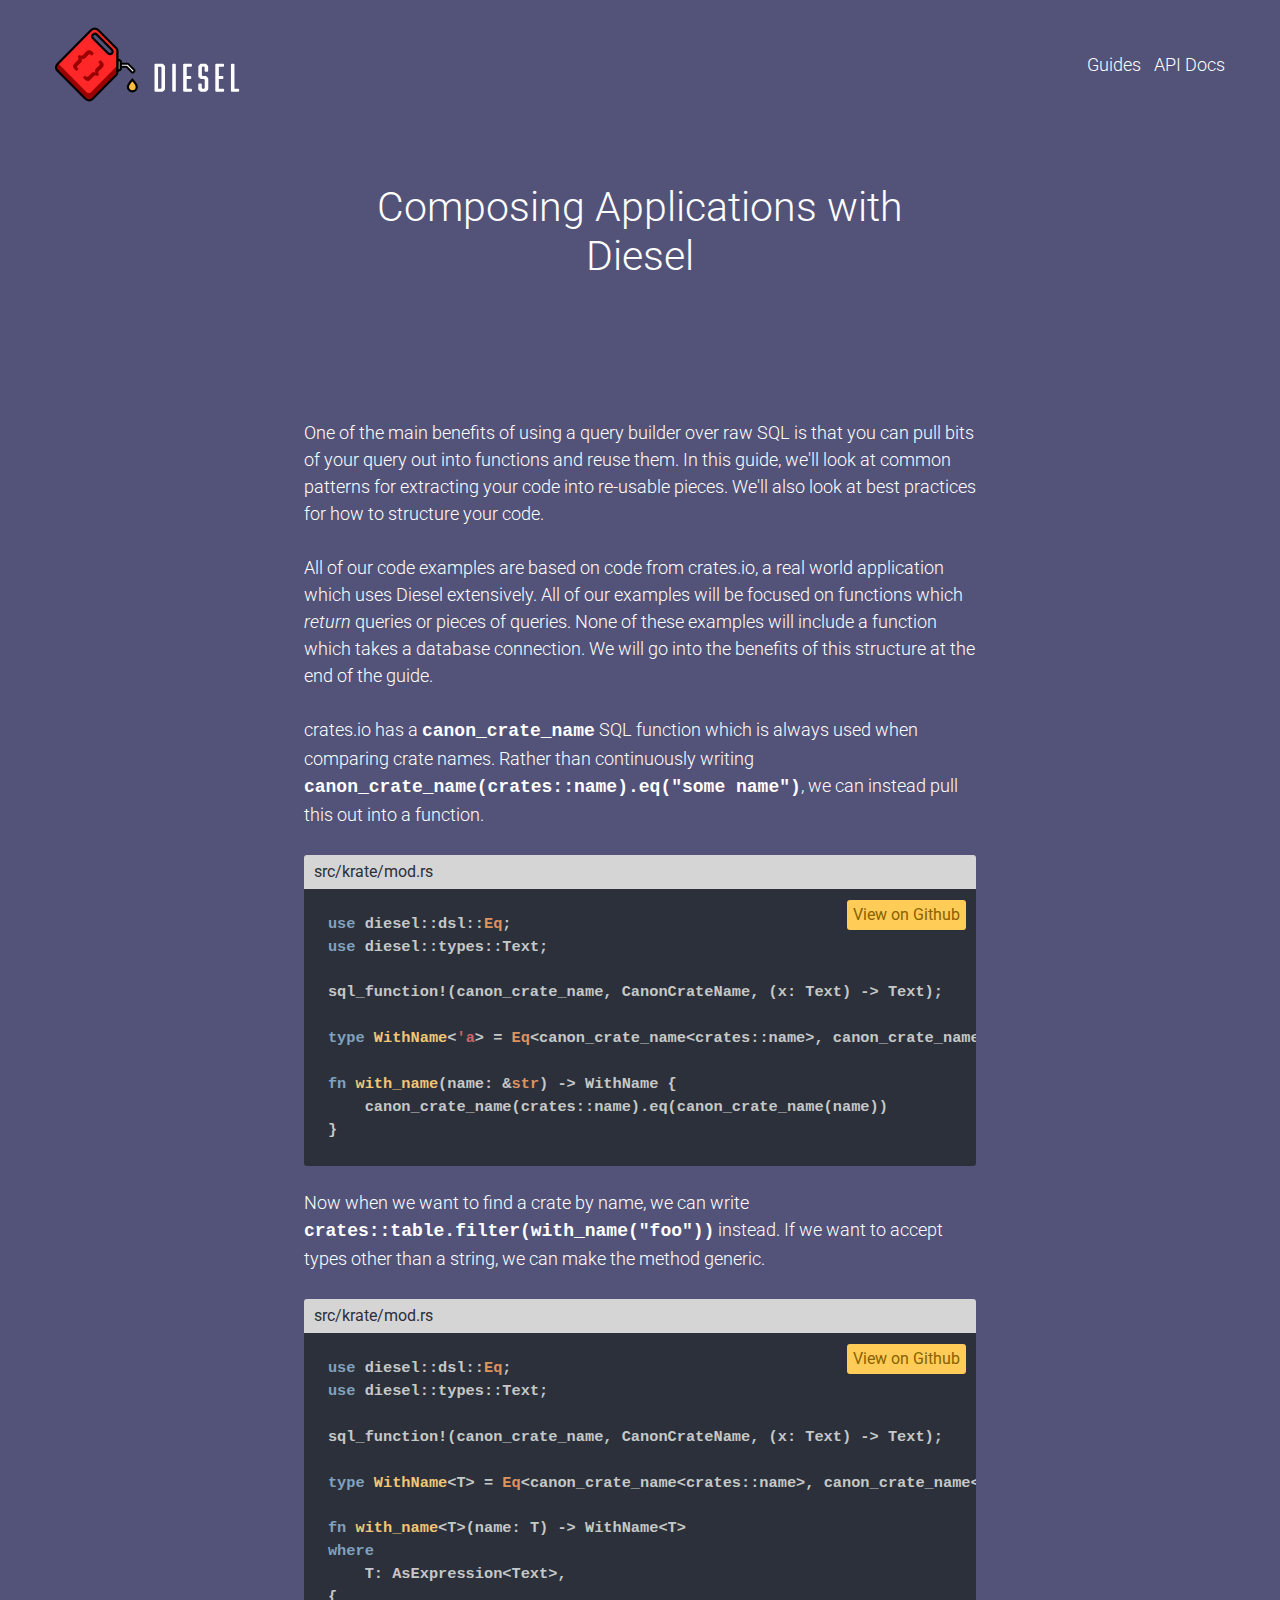
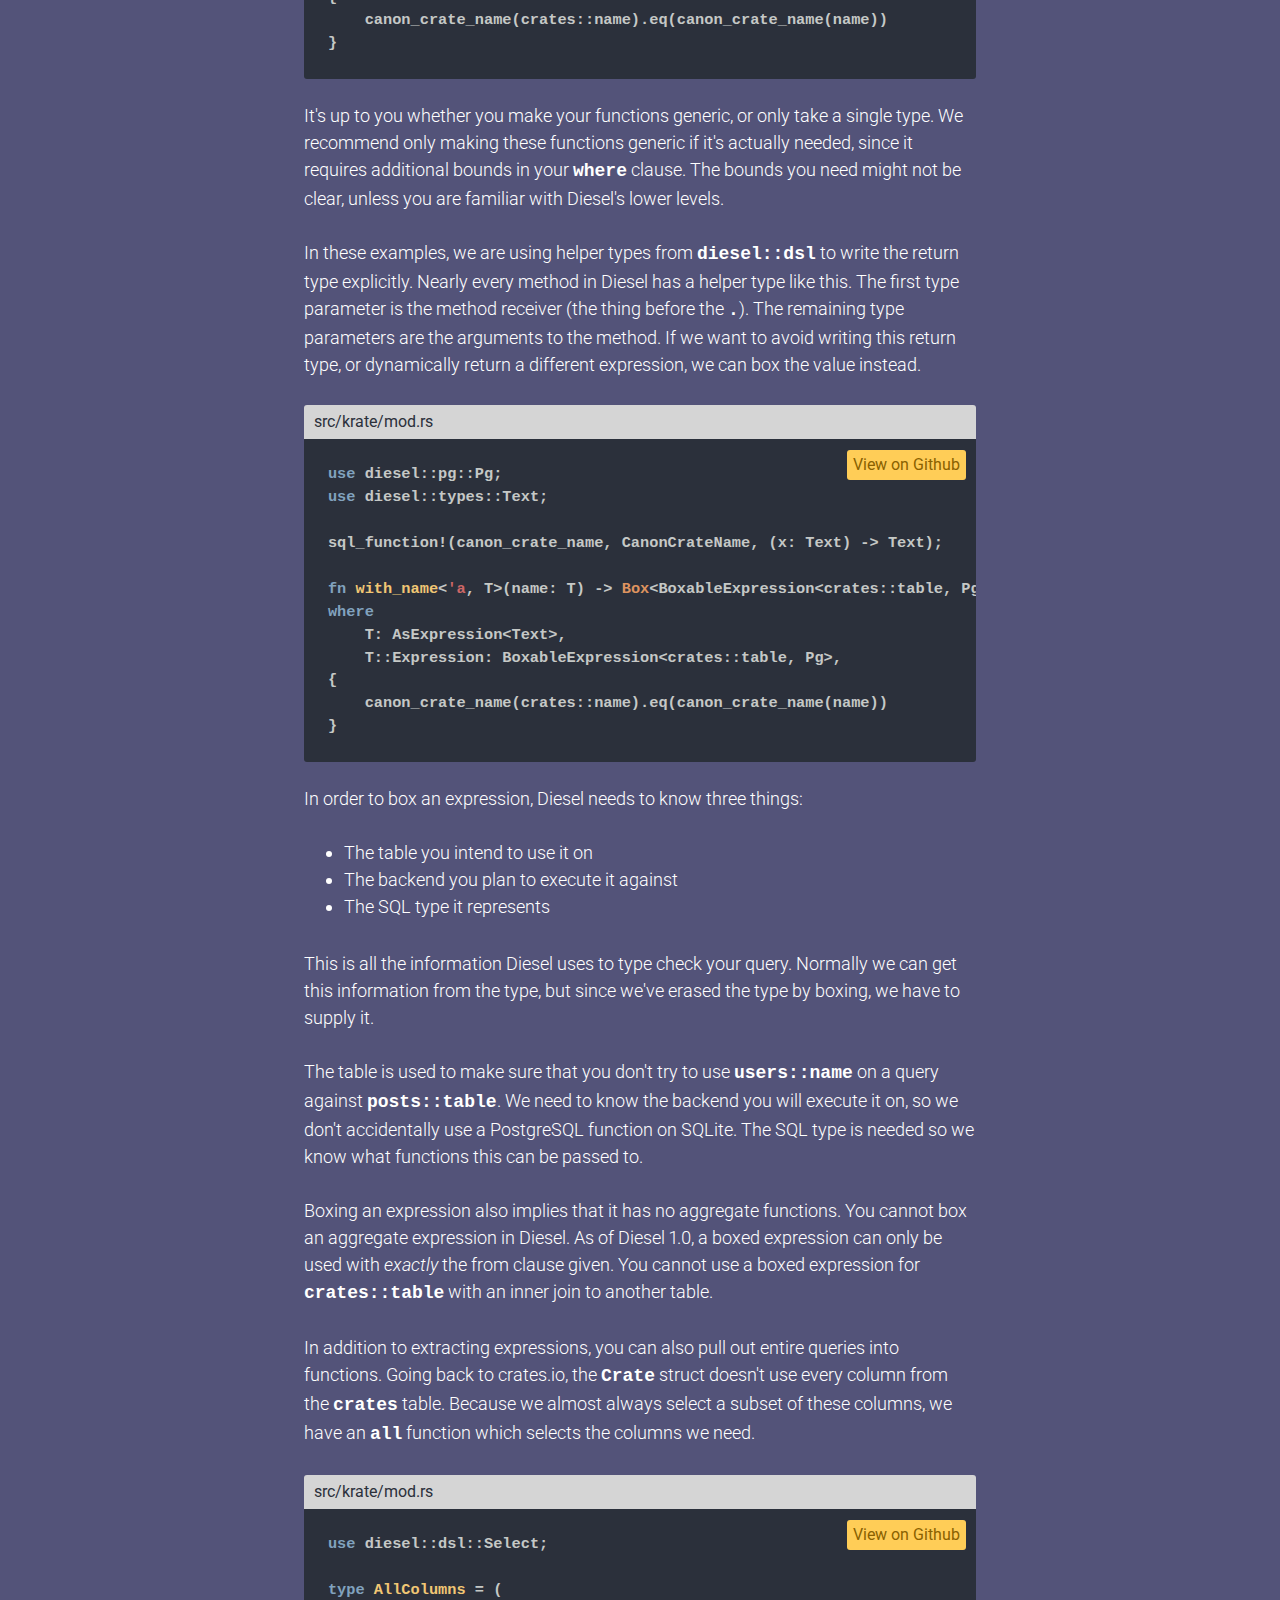
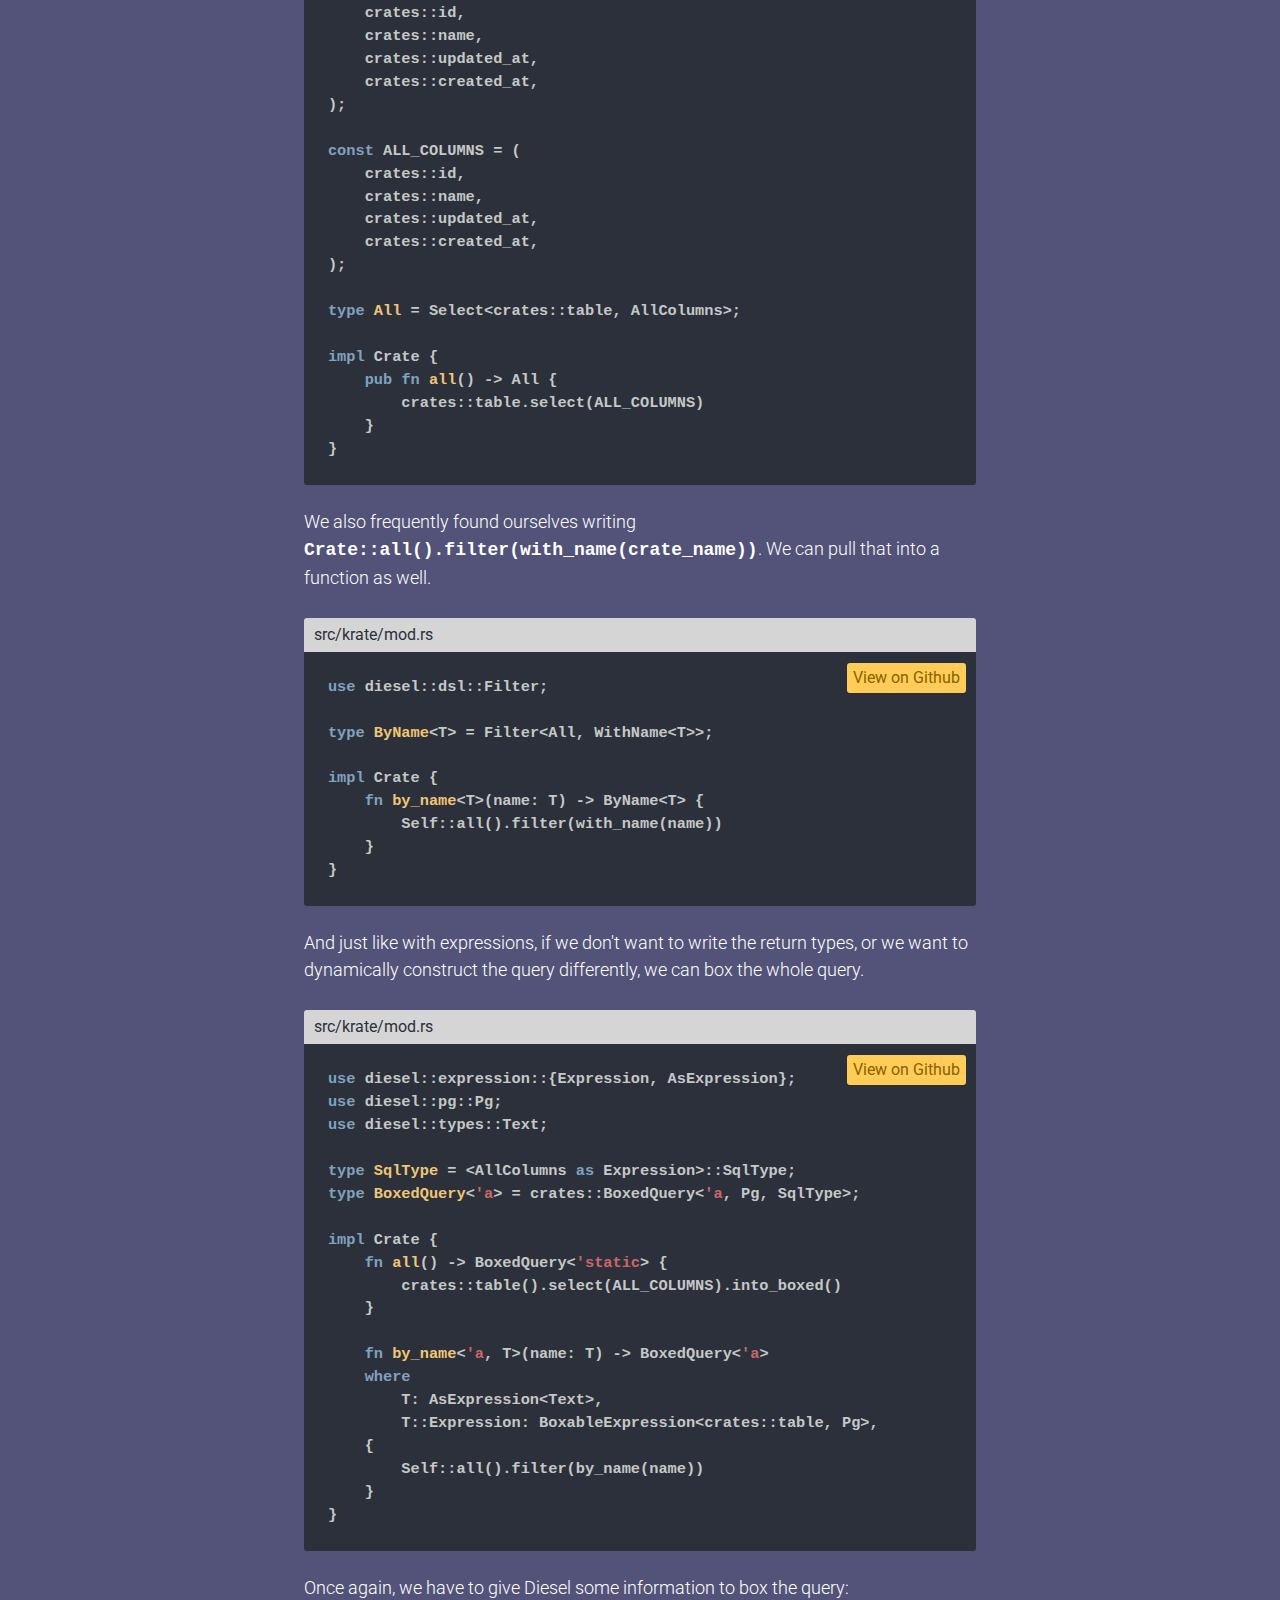
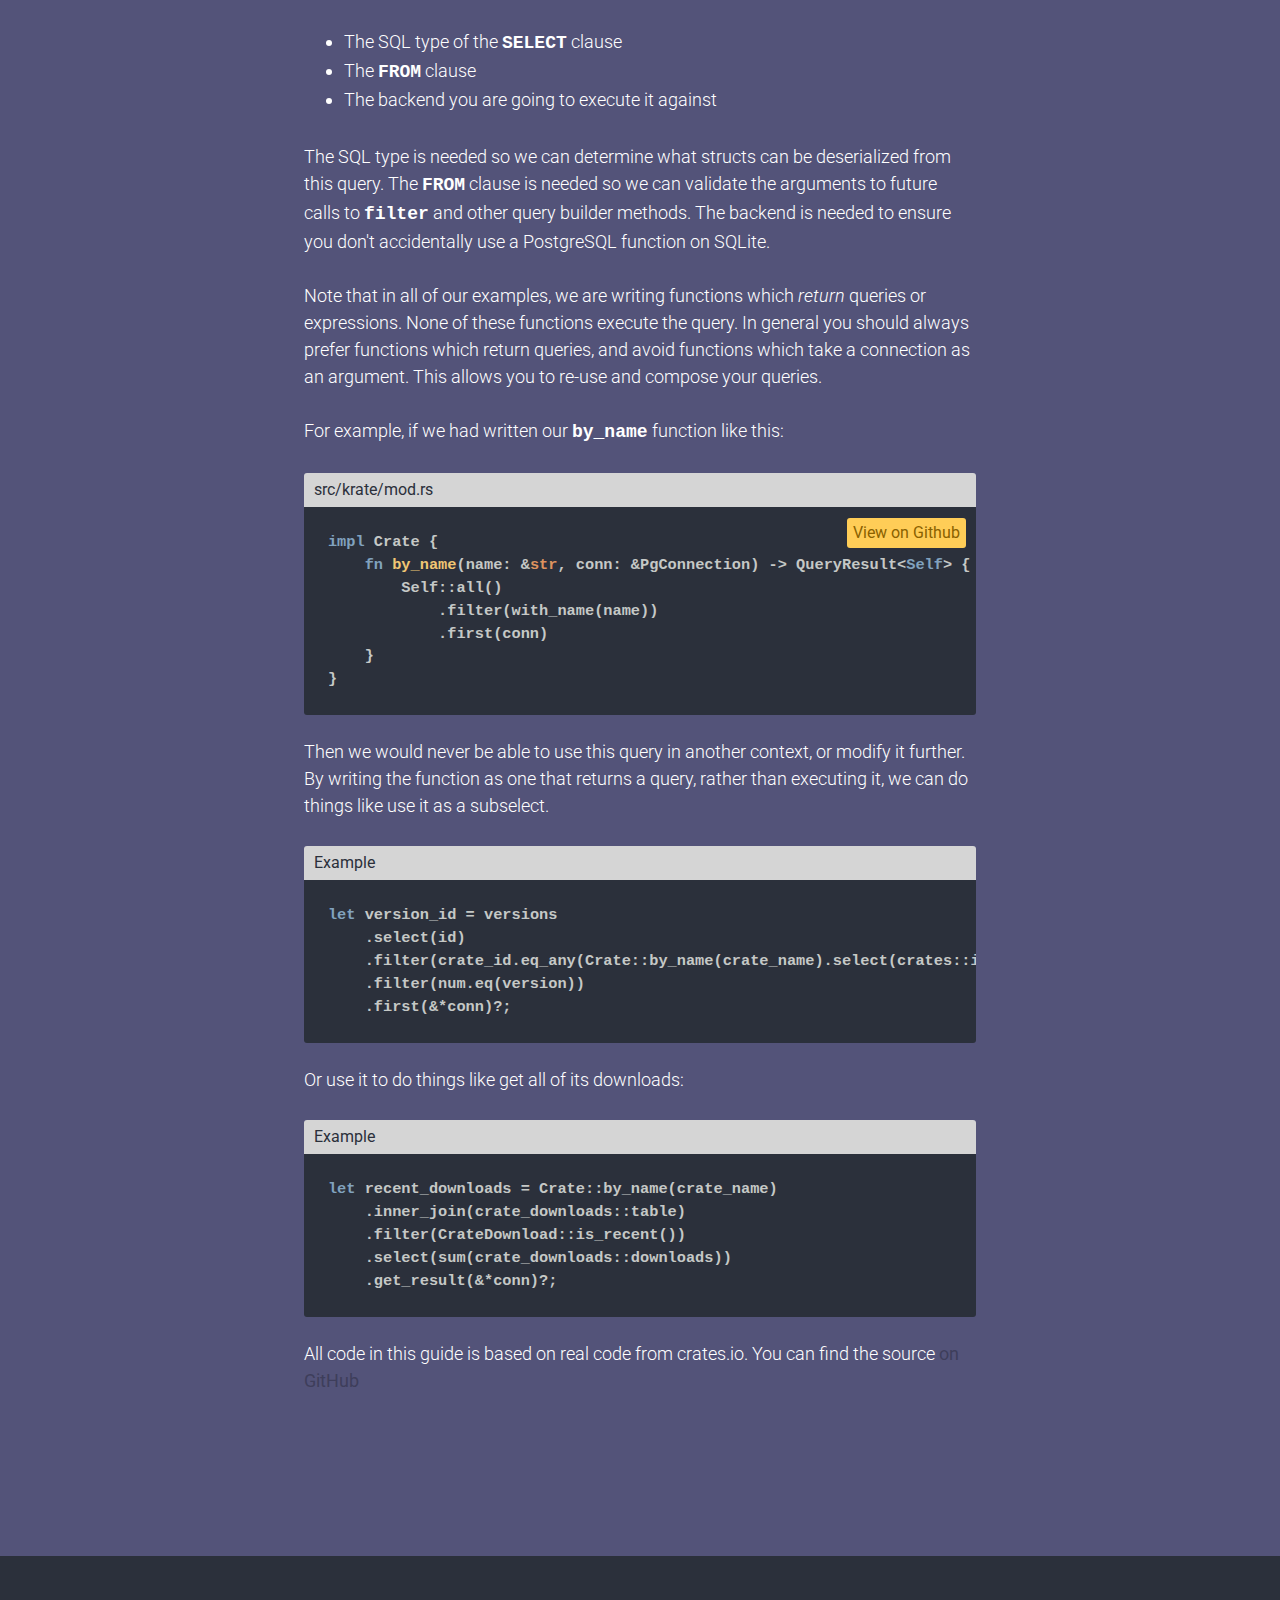
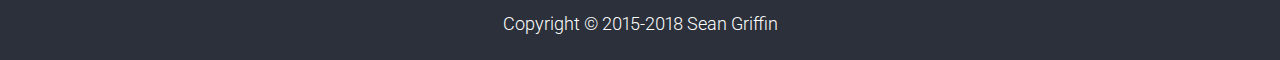
<file: views/guides/composing-applications/index.html>
<!DOCTYPE html><html><head><meta charset="utf-8" /><meta ,="" content="IE=edge,chrom=1" http-equiv="X-UA-Compatible" /><meta content="width=device-width, initial-scale=1" name="viewport" /><title>Diesel</title><link href="https://fonts.googleapis.com/css?family=Roboto:400,300,300italic,400italic,100" rel="stylesheet" type="text/css" /><link href="http://diesel.rs/views/guides/composing-applications/" rel="canonical" /><link href="../../../assets/stylesheets/application.css" rel="stylesheet" /><link href="../../../assets/stylesheets/hybrid.css" rel="stylesheet" /></head><body class="views views_guides views_guides_composing-applications views_guides_composing-applications_index"><header class="main-header"><div class="content-wrapper"><h1><a href="/"><svg class='logo' height='76px' version='1.1' viewBox='0 0 187 76' width='187px' xmlns:sketch='http://www.bohemiancoding.com/sketch/ns' xmlns:xlink='http://www.w3.org/1999/xlink' xmlns='http://www.w3.org/2000/svg'>
<g fill-rule='evenodd' fill='none' id='Page-1' sketch:type='MSPage' stroke-width='1' stroke='none'>
<g id='Desktop-HD' sketch:type='MSArtboardGroup' transform='translate(-119.000000, -30.000000)'>
<g id='logo' sketch:type='MSLayerGroup' transform='translate(119.000000, 31.000000)'>
<g id='mark' sketch:type='MSShapeGroup' transform='translate(0.130247, 0.315216)'>
<g id='drop' transform='translate(72.929204, 51.710843)'>
<path d='M9.7807837,7.73987977 C9.7807837,10.2104926 7.78625402,12.2130607 5.3255584,12.2130607 C2.86486278,12.2130607 0.870333101,10.2104926 0.870333101,7.73987977 C0.870333101,5.26926692 5.3255584,0.395873804 5.3255584,0.395873804 C5.3255584,0.395873804 9.7807837,5.26926692 9.7807837,7.73987977' fill='#FDBD41' id='drop-fill'></path>
<path d='M9.7807837,7.73987977 C9.7807837,10.2104926 7.78625402,12.2130607 5.3255584,12.2130607 C2.86486278,12.2130607 0.870333101,10.2104926 0.870333101,7.73987977 C0.870333101,5.26926692 5.3255584,0.395873804 5.3255584,0.395873804 C5.3255584,0.395873804 9.7807837,5.26926692 9.7807837,7.73987977 L9.7807837,7.73987977 Z' id='drop-stroke' stroke-width='2.235' stroke='#000000'></path>
</g>
<g id='can'>
<path d='M79.275823,44.6326234 L80.2209163,43.6799527 C80.6090126,43.2880312 80.6090126,42.6541735 80.219415,42.2637594 L74.2643514,36.3027842 C74.0774346,36.1143604 73.8229575,36.0299465 73.5579711,36.0299465 L64.1791025,36.0299465 L64.1791025,39.0447273 L72.1842454,39.0447273 C72.4499825,39.0447273 72.7044595,39.2934467 72.892127,39.4826242 L77.8608104,44.5617761 C78.2511587,44.9544513 78.8854747,45.0260523 79.275823,44.6326234' fill='#FFFFFF' id='nozzle-fill'></path>
<path d='M79.275823,44.6326234 L80.2209163,43.6799527 C80.6090126,43.2880312 80.6090126,42.6541735 80.219415,42.2637594 L74.2643514,36.3027842 C74.0774346,36.1143604 73.8229575,36.0299465 73.5579711,36.0299465 L64.1791025,36.0299465 L64.1791025,39.0447273 L72.1842454,39.0447273 C72.4499825,39.0447273 72.7044595,39.2934467 72.892127,39.4826242 L77.8608104,44.5617761 C78.2511587,44.9544513 78.8854747,45.0260523 79.275823,44.6326234 L79.275823,44.6326234 Z' id='nozzle-stroke' stroke-width='2' stroke='#000000'></path>
<path d='M62.9549102,43.5800881 L63.0967868,31.4757433 L66.1257395,32.9755967 C66.3952299,33.123321 66.5626293,33.4082178 66.5596266,33.7164791 L66.495069,41.2926232 C66.4920663,41.6016382 66.320163,41.8835202 66.0476698,42.0259686 L62.9549102,43.5800881 Z' fill='#9B9B9B' id='attachement-fill'></path>
<path d='M62.9549102,43.5800881 L63.0967868,31.4757433 L66.1257395,32.9755967 C66.3952299,33.123321 66.5626293,33.4082178 66.5596266,33.7164791 L66.495069,41.2926232 C66.4920663,41.6016382 66.320163,41.8835202 66.0476698,42.0259686 L62.9549102,43.5800881 L62.9549102,43.5800881 Z' id='attachment-stroke' stroke-width='2.235' stroke='#000000'></path>
<path d='M57.3441789,25.3100644 C56.3690588,26.2891144 54.5156551,26.2793164 53.5232696,25.2829314 L38.2891765,9.98744111 C37.2967911,8.99105607 37.3838688,7.22665562 38.3582382,6.24760556 L38.5271389,6.07802415 C39.5022589,5.09972779 41.0936789,5.17886578 42.0860644,6.17525083 L57.3201575,21.4707411 C58.3125429,22.4671261 58.4881997,24.1614329 57.5130796,25.140483 L57.3441789,25.3100644 Z M62.9742024,45.1367701 L63.179886,22.3812049 C63.1783846,21.6380614 62.9066422,20.8843662 62.384176,20.3590407 L43.748798,1.64931119 C41.7662791,-0.341197814 38.467836,-0.295222407 36.485317,1.6952866 L2.35686493,35.9612849 C0.373595307,37.9517939 0.591289551,40.9997372 2.57380851,42.9902462 L30.81776,71.3480279 C32.8002789,73.3385369 35.853253,73.5744435 37.835772,71.5839345 L62.1732378,47.1483826 C62.6994573,46.6200423 62.9764544,45.8844358 62.9742024,45.1367701 L62.9742024,45.1367701 Z' fill='#FF2727' id='red-fill'></path>
<path d='M62.8151162,44.3834657 L62.8670115,37.9165376 L36.2319575,64.7024784 C35.0391186,65.9020746 33.1054561,65.9020746 31.9126172,64.7024784 L2.35413024,34.9765434 L2.1187213,35.213286 C0.107591965,37.2350519 0.107591965,40.5441526 2.1187213,42.5659185 L30.2985994,70.9054348 C32.3089767,72.9279572 35.599437,72.9279572 37.6098142,70.9054348 L61.9938173,46.3832971 C62.5210431,45.8530846 62.8166204,45.1337807 62.8151162,44.3834657' fill='#9B0000' id='shadow'></path>
<path d='M57.4628598,25.4292236 C56.4877397,26.4082737 54.5149795,26.2793918 53.522594,25.2830067 L38.2885009,9.98676279 C37.2961155,8.99037774 37.5025496,7.34581483 38.4769191,6.36676477 L38.6458198,6.19718336 C39.6209398,5.218887 41.0930033,5.17818745 42.0853888,6.1745725 L57.3202325,21.4700627 C58.312618,22.4664478 58.6068806,24.2805921 57.6317605,25.2596422 L57.4628598,25.4292236 L57.4628598,25.4292236 Z M63.1199074,22.4400685 C63.1184061,21.6976787 62.7881114,21.0027717 62.2648945,20.4781999 L43.6295166,1.76771671 C41.6469976,-0.222792299 38.5865168,-0.176063197 36.6039979,1.81444581 L2.47554583,36.0804441 C0.492276204,38.0709531 0.472008119,41.1181427 2.45452708,43.1086517 L30.6984785,71.4671871 C32.6809975,73.4576961 35.8533281,73.5745188 37.835847,71.5840098 L62.1733128,47.148458 C62.6995324,46.6201176 62.9757788,45.8837574 62.9742775,45.1368455 L63.1199074,22.4400685 Z' id='black-stroke' stroke-width='2.235' stroke='#000000'></path>
<path d='M31.379261,48.8214352 C31.6119686,49.0550807 31.8424242,49.195268 32.0683759,49.2404897 C32.2950781,49.2864651 32.5157751,49.2796819 32.7289653,49.2208937 C32.9429062,49.1628591 33.1440857,49.0580955 33.3317531,48.9088638 C33.5194206,48.7588785 33.6845679,48.6134153 33.8264445,48.4702132 L36.9349682,45.3491614 C37.3493379,44.9331217 37.7637077,44.6663136 38.1788281,44.5494908 C38.5924471,44.4319144 38.9812941,44.3934759 39.3438676,44.4319144 C39.7064411,44.4718602 40.0337332,44.5660721 40.3249931,44.7160575 C40.6162529,44.8652891 40.8399525,45.0047227 40.9953412,45.135112 L41.0538934,45.0763238 C40.9240276,44.9195552 40.7814003,44.6994762 40.6267623,44.413072 C40.470623,44.1274215 40.3730359,43.8018252 40.3347518,43.4377904 C40.2957169,43.0737557 40.3475131,42.6705287 40.4901404,42.2281097 C40.632017,41.7864443 40.943545,41.3244291 41.4224723,40.8435716 L44.3756073,37.8785347 C44.530996,37.7225198 44.6826313,37.5506773 44.8327652,37.3622535 C44.9813979,37.173076 45.0849903,36.9718394 45.1427919,36.7570362 C45.2013441,36.5429868 45.2073495,36.3221541 45.1623093,36.0937845 C45.1165184,35.8669222 44.9776445,35.6355378 44.7449369,35.4018923 L43.6962511,34.3482264 L45.8716922,32.1640177 L48.3383932,34.6406601 C48.5590902,34.8622465 48.752763,35.1682468 48.9216637,35.5579072 C49.0898137,35.9475676 49.1866501,36.3703906 49.2129236,36.8256225 C49.2384463,37.2808544 49.1701354,37.7586972 49.0087414,38.2591508 C48.8473474,38.7596044 48.5455781,39.2314176 48.1056856,39.6730829 L44.4529263,43.3405638 C44.1293876,43.6654064 43.9184494,44.0068303 43.8223637,44.3640818 C43.7240259,44.722087 43.6985032,45.0597425 43.744294,45.3785556 C43.7893342,45.6973686 43.8861706,45.9898024 44.0355539,46.2566105 C44.1841865,46.5226649 44.3365725,46.7344532 44.4919611,46.8904681 L42.8022034,48.587036 C42.6468148,48.4310211 42.4358765,48.278021 42.1708901,48.1287893 C41.905153,47.978804 41.6198985,47.8755477 41.3158772,47.8167595 C41.0111053,47.7579713 40.6905692,47.7677693 40.3542692,47.8461536 C40.0172184,47.9237842 39.7004358,48.112208 39.4024199,48.411425 L35.6333068,52.1957286 C35.1934143,52.637394 34.723495,52.9403794 34.2250502,53.1024239 C33.7258548,53.2652221 33.2499301,53.3330546 32.7972762,53.307429 C32.3438717,53.2818034 31.9227459,53.183823 31.5346496,53.0149953 C31.1458027,52.8454138 30.8417814,52.6509605 30.6210845,52.4293741 L28.1543835,49.9527317 L30.3298246,47.7677693 L31.379261,48.8214352 Z' fill='#9B0000' id='Fill-19'></path>
<path d='M36.07958,26.7010842 C35.8461217,26.466685 35.615666,26.3272514 35.3897144,26.2820297 C35.1622615,26.2360543 34.9423152,26.2428376 34.729125,26.3016258 C34.5151841,26.3596603 34.3147552,26.4636703 34.1270878,26.6136556 C33.9386697,26.7636409 33.767517,26.9158874 33.6121283,27.0719023 L30.6589933,30.0369392 C30.180066,30.5177967 29.7191547,30.8298265 29.2800129,30.9722749 C28.8393697,31.1162307 28.4377613,31.1682356 28.0751878,31.1290435 C27.7126143,31.090605 27.3883249,30.9926247 27.1045718,30.8366098 C26.8185666,30.6805949 26.599371,30.5373928 26.4439823,30.4070035 L26.3854301,30.4657917 C26.5145453,30.6218066 26.6534192,30.8464078 26.8028025,31.1388415 C26.9514351,31.4312753 27.0452688,31.7598864 27.0843037,32.1231675 C27.1233385,32.4879559 27.0843037,32.87837 26.9679499,33.2936561 C26.8508454,33.7096958 26.5858589,34.1264893 26.1714892,34.542529 L23.0629655,37.6628271 C22.9203383,37.8060292 22.7747083,37.9718422 22.6260757,38.160266 C22.4774431,38.3486898 22.3731,38.5506801 22.3152984,38.7654832 C22.2567462,38.9795326 22.2499901,39.2003653 22.295781,39.428735 C22.3408212,39.6555972 22.4804458,39.8869816 22.7139041,40.1206272 L23.7625898,41.1735393 L21.586398,43.3585017 L19.119697,40.8818593 C18.8990001,40.6602729 18.7053273,40.3542727 18.5364266,39.9646122 C18.3682766,39.5749518 18.2706895,39.1521288 18.2451667,38.6968969 C18.2196439,38.241665 18.2872042,37.7638223 18.4493489,37.2633687 C18.6107429,36.7621614 18.9125122,36.2911019 19.3524047,35.8486828 L23.1215178,32.0651329 C23.4195337,31.7659159 23.6064505,31.4471029 23.6852708,31.1094474 C23.7625898,30.771792 23.7723485,30.4499641 23.7137962,30.1432102 C23.655244,29.8379636 23.5516516,29.5515595 23.4030189,29.2855051 C23.2543863,29.018697 23.1087564,28.8144456 22.9661291,28.6712435 L24.6566375,26.9739219 C24.7985141,27.117124 25.0019456,27.2633409 25.2676827,27.4133262 C25.5334199,27.5625578 25.8246797,27.6605382 26.1422131,27.7050062 C26.4597464,27.7517353 26.7960465,27.725356 27.1526146,27.6273756 C27.5076814,27.530149 27.8484855,27.3191143 28.1720242,26.993518 L31.8247835,23.3267909 C32.264676,22.8843718 32.7345953,22.58214 33.2330401,22.4200955 C33.7314848,22.2572974 34.2074095,22.1894648 34.660814,22.2150904 C35.1142186,22.2407161 35.5353444,22.3386965 35.9234406,22.5075242 C36.3115369,22.6771056 36.6163089,22.871559 36.8370058,23.0931453 L39.3037068,25.5697878 L37.1282657,27.7539964 L36.07958,26.7010842 Z' fill='#9B0000' id='Fill-21'></path>
</g>
</g>
<path d='M100.843301,63.5962709 C100.843301,64.1939346 101.179487,64.5301205 101.77715,64.5301205 L108.575575,64.5301205 C109.061177,64.5301205 109.397363,64.3807046 109.733549,64.0445187 L111.003584,62.7744833 C111.33977,62.4382975 111.489186,62.1021116 111.489186,61.6165099 L111.489186,39.0547046 C111.489186,38.5691028 111.33977,38.2329169 111.003584,37.8967311 L109.733549,36.6266957 C109.397363,36.2905099 109.061177,36.1410939 108.575575,36.1410939 L101.77715,36.1410939 C101.179487,36.1410939 100.843301,36.4772798 100.843301,37.0749435 L100.843301,63.5962709 Z M107.156124,61.4670939 L104.429283,61.4670939 L104.429283,39.2041205 L107.156124,39.2041205 L107.903204,39.9512001 L107.903204,60.7200143 L107.156124,61.4670939 Z M122.428469,37.0749435 C122.428469,36.4772798 122.092283,36.1410939 121.494619,36.1410939 L119.776336,36.1410939 C119.178673,36.1410939 118.842487,36.4772798 118.842487,37.0749435 L118.842487,63.5962709 C118.842487,64.1939346 119.178673,64.5301205 119.776336,64.5301205 L121.494619,64.5301205 C122.092283,64.5301205 122.428469,64.1939346 122.428469,63.5962709 L122.428469,37.0749435 Z M138.821434,62.4009435 C138.821434,61.8032798 138.485248,61.4670939 137.887584,61.4670939 L133.479814,61.4670939 L133.479814,51.6803506 L137.140504,51.6803506 C137.738168,51.6803506 138.074354,51.3441647 138.074354,50.746501 L138.074354,49.5511736 C138.074354,48.9535099 137.738168,48.617324 137.140504,48.617324 L133.479814,48.617324 L133.479814,39.2041205 L137.812876,39.2041205 C138.41054,39.2041205 138.746726,38.8679346 138.746726,38.2702709 L138.746726,37.0749435 C138.746726,36.4772798 138.41054,36.1410939 137.812876,36.1410939 L130.827681,36.1410939 C130.230018,36.1410939 129.893832,36.4772798 129.893832,37.0749435 L129.893832,63.5962709 C129.893832,64.1939346 130.230018,64.5301205 130.827681,64.5301205 L137.887584,64.5301205 C138.485248,64.5301205 138.821434,64.1939346 138.821434,63.5962709 L138.821434,62.4009435 Z M155.214398,39.0547046 C155.214398,38.5691028 155.064982,38.2329169 154.728796,37.8967311 L153.458761,36.6266957 C153.122575,36.2905099 152.786389,36.1410939 152.300788,36.1410939 L148.154496,36.1410939 C147.668894,36.1410939 147.332708,36.2905099 146.996522,36.6266957 L145.726487,37.8967311 C145.390301,38.2329169 145.240885,38.5691028 145.240885,39.0547046 L145.240885,48.76674 C145.240885,49.2523417 145.390301,49.5885276 145.726487,49.9247134 L146.996522,51.1947488 C147.332708,51.5309346 147.668894,51.6803506 148.154496,51.6803506 L150.993398,51.6803506 L151.740478,52.4274302 L151.740478,60.7947223 L150.993398,61.5418019 L149.499239,61.5418019 L148.752159,60.7947223 L148.752159,57.2834479 C148.752159,56.6857842 148.415973,56.3495984 147.81831,56.3495984 L146.100027,56.3495984 C145.502363,56.3495984 145.166177,56.6857842 145.166177,57.2834479 L145.166177,61.6165099 C145.166177,62.1021116 145.315593,62.4382975 145.651779,62.7744833 L146.921814,64.0445187 C147.258,64.3807046 147.594186,64.5301205 148.079788,64.5301205 L152.41285,64.5301205 C152.898451,64.5301205 153.234637,64.3807046 153.570823,64.0445187 L154.840858,62.7744833 C155.177044,62.4382975 155.32646,62.1021116 155.32646,61.6165099 L155.32646,51.5309346 C155.32646,51.0453329 155.177044,50.709147 154.840858,50.3729612 L153.570823,49.1029258 C153.234637,48.76674 152.898451,48.617324 152.41285,48.617324 L149.573947,48.617324 L148.826867,47.8702444 L148.826867,39.8764922 L149.573947,39.1294125 L150.881336,39.1294125 L151.628416,39.8764922 L151.628416,43.4251205 C151.628416,44.0227842 151.964602,44.35897 152.562265,44.35897 L154.280549,44.35897 C154.878212,44.35897 155.214398,44.0227842 155.214398,43.4251205 L155.214398,39.0547046 Z M171.383239,62.4009435 C171.383239,61.8032798 171.047053,61.4670939 170.449389,61.4670939 L166.041619,61.4670939 L166.041619,51.6803506 L169.70231,51.6803506 C170.299973,51.6803506 170.636159,51.3441647 170.636159,50.746501 L170.636159,49.5511736 C170.636159,48.9535099 170.299973,48.617324 169.70231,48.617324 L166.041619,48.617324 L166.041619,39.2041205 L170.374681,39.2041205 C170.972345,39.2041205 171.308531,38.8679346 171.308531,38.2702709 L171.308531,37.0749435 C171.308531,36.4772798 170.972345,36.1410939 170.374681,36.1410939 L163.389487,36.1410939 C162.791823,36.1410939 162.455637,36.4772798 162.455637,37.0749435 L162.455637,63.5962709 C162.455637,64.1939346 162.791823,64.5301205 163.389487,64.5301205 L170.449389,64.5301205 C171.047053,64.5301205 171.383239,64.1939346 171.383239,63.5962709 L171.383239,62.4009435 Z M181.874274,61.4670939 L181.874274,37.0749435 C181.874274,36.4772798 181.538088,36.1410939 180.940425,36.1410939 L179.222142,36.1410939 C178.624478,36.1410939 178.288292,36.4772798 178.288292,37.0749435 L178.288292,63.5962709 C178.288292,64.1939346 178.624478,64.5301205 179.222142,64.5301205 L185.684381,64.5301205 C186.282044,64.5301205 186.61823,64.1939346 186.61823,63.5962709 L186.61823,62.4009435 C186.61823,61.8032798 186.282044,61.4670939 185.684381,61.4670939 L181.874274,61.4670939 Z' fill='#FFFFFF' id='DIESEL' sketch:type='MSShapeGroup'></path>
</g>
</g>
</g>
</svg>
</a></h1><nav class="header-nav"><ul><li class="nav-item"><a href="/guides">Guides</a></li><li class="nav-item"><a href="http://docs.diesel.rs">API Docs</a></li></ul></nav></div></header><section class="banner"><div class="content-wrapper"><div class="banner-wrapper"><h2 class="banner__heading">Composing Applications with Diesel</h2></div></div></section><main><section class="demo"><div class="content-wrapper"><div class="guide-wrapper"><p>One of the main benefits of using a query builder over raw SQL
is that you can pull bits of your query out into functions and reuse them.
In this guide,
we'll look at common patterns for extracting your code into re-usable pieces.
We'll also look at best practices for how to structure your code.</p>

<p>All of our code examples are based on code from crates.io,
a real world application which uses Diesel extensively.
All of our examples will be focused on functions which <em>return</em>
queries or pieces of queries.
None of these examples will include a function which takes a database
connection.
We will go into the benefits of this structure at the end of the guide.</p>

<p>crates.io has a <code>canon_crate_name</code> SQL function
which is always used when comparing crate names.
Rather than continuously writing
<code>canon_crate_name(crates::name).eq("some name")</code>,
we can instead pull this out into a function.</p>
<div class="demo__example"><div class="demo__example-browser"><div class="browser-bar">src/krate/mod.rs</div><a class="btn-demo-example" href="https://github.com/rust-lang/crates.io/blob/b4d49ac32c5561a7a4a0948ce5ba9ada7b8924fb/src/krate/mod.rs">View on Github</a><pre class="demo__example-snippet"><code>use diesel::dsl::Eq;
use diesel::types::Text;

sql_function!(canon_crate_name, CanonCrateName, (x: Text) -&gt; Text);

type WithName&lt;'a&gt; = Eq&lt;canon_crate_name&lt;crates::name&gt;, canon_crate_name&lt;&'a str&gt;&gt;;

fn with_name(name: &str) -&gt; WithName {
    canon_crate_name(crates::name).eq(canon_crate_name(name))
}</code></pre></div></div><p>Now when we want to find a crate by name, we can write
<code>crates::table.filter(with_name("foo"))</code> instead.
If we want to accept types other than a string,
we can make the method generic.</p>
<div class="demo__example"><div class="demo__example-browser"><div class="browser-bar">src/krate/mod.rs</div><a class="btn-demo-example" href="https://github.com/rust-lang/crates.io/blob/b4d49ac32c5561a7a4a0948ce5ba9ada7b8924fb/src/krate/mod.rs">View on Github</a><pre class="demo__example-snippet"><code>use diesel::dsl::Eq;
use diesel::types::Text;

sql_function!(canon_crate_name, CanonCrateName, (x: Text) -&gt; Text);

type WithName&lt;T&gt; = Eq&lt;canon_crate_name&lt;crates::name&gt;, canon_crate_name&lt;T&gt;&gt;;

fn with_name&lt;T&gt;(name: T) -&gt; WithName&lt;T&gt;
where
    T: AsExpression&lt;Text&gt;,
{
    canon_crate_name(crates::name).eq(canon_crate_name(name))
}</code></pre></div></div><p>It's up to you whether you make your functions generic,
or only take a single type.
We recommend only making these functions generic if it's actually needed,
since it requires additional bounds in your <code>where</code> clause.
The bounds you need might not be clear,
unless you are familiar with Diesel's lower levels.</p>

<p>In these examples,
we are using helper types from <code>diesel::dsl</code>
to write the return type explicitly.
Nearly every method in Diesel has a helper type like this.
The first type parameter is the method receiver
(the thing before the <code>.</code>).
The remaining type parameters are the arguments to the method.
If we want to avoid writing this return type,
or dynamically return a different expression,
we can box the value instead.</p>
<div class="demo__example"><div class="demo__example-browser"><div class="browser-bar">src/krate/mod.rs</div><a class="btn-demo-example" href="https://github.com/rust-lang/crates.io/blob/b4d49ac32c5561a7a4a0948ce5ba9ada7b8924fb/src/krate/mod.rs">View on Github</a><pre class="demo__example-snippet"><code>use diesel::pg::Pg;
use diesel::types::Text;

sql_function!(canon_crate_name, CanonCrateName, (x: Text) -&gt; Text);

fn with_name&lt;'a, T&gt;(name: T) -&gt; Box&lt;BoxableExpression&lt;crates::table, Pg, SqlType = Bool&gt; + 'a&gt;
where
    T: AsExpression&lt;Text&gt;,
    T::Expression: BoxableExpression&lt;crates::table, Pg&gt;,
{
    canon_crate_name(crates::name).eq(canon_crate_name(name))
}</code></pre></div></div><p>In order to box an expression, Diesel needs to know three things:</p>

<ul>
  <li>The table you intend to use it on</li>
  <li>The backend you plan to execute it against</li>
  <li>The SQL type it represents</li>
</ul>

<p>This is all the information Diesel uses to type check your query.
Normally we can get this information from the type,
but since we've erased the type by boxing,
we have to supply it.</p>

<p>The table is used to make sure that you don't try to use <code>users::name</code>
on a query against <code>posts::table</code>.
We need to know the backend you will execute it on,
so we don't accidentally use a PostgreSQL function on SQLite.
The SQL type is needed so we know what functions this can be passed to.</p>

<p>Boxing an expression also implies that it has no aggregate functions.
You cannot box an aggregate expression in Diesel.
As of Diesel 1.0, a boxed expression can only be used with <em>exactly</em> the from
clause given.
You cannot use a boxed expression for <code>crates::table</code> with an inner join to
another table.</p>

<p>In addition to extracting expressions,
you can also pull out entire queries into functions.
Going back to crates.io,
the <code>Crate</code> struct doesn't use every column from the <code>crates</code> table.
Because we almost always select a subset of these columns,
we have an <code>all</code> function which selects the columns we need.</p>
<div class="demo__example"><div class="demo__example-browser"><div class="browser-bar">src/krate/mod.rs</div><a class="btn-demo-example" href="https://github.com/rust-lang/crates.io/blob/b4d49ac32c5561a7a4a0948ce5ba9ada7b8924fb/src/krate/mod.rs">View on Github</a><pre class="demo__example-snippet"><code>use diesel::dsl::Select;

type AllColumns = (
    crates::id,
    crates::name,
    crates::updated_at,
    crates::created_at,
);

const ALL_COLUMNS = (
    crates::id,
    crates::name,
    crates::updated_at,
    crates::created_at,
);

type All = Select&lt;crates::table, AllColumns&gt;;

impl Crate {
    pub fn all() -&gt; All {
        crates::table.select(ALL_COLUMNS)
    }
}</code></pre></div></div><p>We also frequently found ourselves writing
<code>Crate::all().filter(with_name(crate_name))</code>.
We can pull that into a function as well.</p>
<div class="demo__example"><div class="demo__example-browser"><div class="browser-bar">src/krate/mod.rs</div><a class="btn-demo-example" href="https://github.com/rust-lang/crates.io/blob/b4d49ac32c5561a7a4a0948ce5ba9ada7b8924fb/src/krate/mod.rs">View on Github</a><pre class="demo__example-snippet"><code>use diesel::dsl::Filter;

type ByName&lt;T&gt; = Filter&lt;All, WithName&lt;T&gt;&gt;;

impl Crate {
    fn by_name&lt;T&gt;(name: T) -&gt; ByName&lt;T&gt; {
        Self::all().filter(with_name(name))
    }
}</code></pre></div></div><p>And just like with expressions,
if we don't want to write the return types,
or we want to dynamically construct the query differently,
we can box the whole query.</p>
<div class="demo__example"><div class="demo__example-browser"><div class="browser-bar">src/krate/mod.rs</div><a class="btn-demo-example" href="https://github.com/rust-lang/crates.io/blob/b4d49ac32c5561a7a4a0948ce5ba9ada7b8924fb/src/krate/mod.rs">View on Github</a><pre class="demo__example-snippet"><code>use diesel::expression::{Expression, AsExpression};
use diesel::pg::Pg;
use diesel::types::Text;

type SqlType = &lt;AllColumns as Expression&gt;::SqlType;
type BoxedQuery&lt;'a&gt; = crates::BoxedQuery&lt;'a, Pg, SqlType&gt;;

impl Crate {
    fn all() -&gt; BoxedQuery&lt;'static&gt; {
        crates::table().select(ALL_COLUMNS).into_boxed()
    }

    fn by_name&lt;'a, T&gt;(name: T) -&gt; BoxedQuery&lt;'a&gt;
    where
        T: AsExpression&lt;Text&gt;,
        T::Expression: BoxableExpression&lt;crates::table, Pg&gt;,
    {
        Self::all().filter(by_name(name))
    }
}</code></pre></div></div><p>Once again, we have to give Diesel some information to box the query:</p>

<ul>
  <li>The SQL type of the <code>SELECT</code> clause</li>
  <li>The <code>FROM</code> clause</li>
  <li>The backend you are going to execute it against</li>
</ul>

<p>The SQL type is needed so we can determine what structs can be
deserialized from this query.
The <code>FROM</code> clause is needed so we can validate the arguments
to future calls to <code>filter</code> and other query builder methods.
The backend is needed to ensure you don't accidentally use a
PostgreSQL function on SQLite.</p>

<p>Note that in all of our examples,
we are writing functions which <em>return</em> queries or expressions.
None of these functions execute the query.
In general you should always prefer functions which return queries,
and avoid functions which take a connection as an argument.
This allows you to re-use and compose your queries.</p>

<p>For example, if we had written our <code>by_name</code> function like this:</p>
<div class="demo__example"><div class="demo__example-browser"><div class="browser-bar">src/krate/mod.rs</div><a class="btn-demo-example" href="https://github.com/rust-lang/crates.io/blob/b4d49ac32c5561a7a4a0948ce5ba9ada7b8924fb/src/krate/mod.rs">View on Github</a><pre class="demo__example-snippet"><code>impl Crate {
    fn by_name(name: &str, conn: &PgConnection) -&gt; QueryResult&lt;Self&gt; {
        Self::all()
            .filter(with_name(name))
            .first(conn)
    }
}</code></pre></div></div><p>Then we would never be able to use this query in another context,
or modify it further.
By writing the function as one that returns a query,
rather than executing it,
we can do things like use it as a subselect.</p>
<div class="demo__example"><div class="demo__example-browser"><div class="browser-bar">Example</div><pre class="demo__example-snippet"><code>let version_id = versions
    .select(id)
    .filter(crate_id.eq_any(Crate::by_name(crate_name).select(crates::id)))
    .filter(num.eq(version))
    .first(&*conn)?;</code></pre></div></div><p>Or use it to do things like get all of its downloads:</p>
<div class="demo__example"><div class="demo__example-browser"><div class="browser-bar">Example</div><pre class="demo__example-snippet"><code>let recent_downloads = Crate::by_name(crate_name)
    .inner_join(crate_downloads::table)
    .filter(CrateDownload::is_recent())
    .select(sum(crate_downloads::downloads))
    .get_result(&*conn)?;</code></pre></div></div><p>All code in this guide is based on real code from crates.io. You can find the source <a href="https://github.com/rust-lang/crates.io">on GitHub</a></p>
</div></div></section></main><footer><div class="content-wrapper"><p>Copyright &copy; 2015-2018 Sean Griffin</p></div></footer><script src="https://code.jquery.com/jquery-2.1.1.min.js"></script><script src="../../../assets/javascripts/application.js"></script><script src="../../../assets/javascripts/highlight.pack.js"></script><script src="../../../assets/javascripts/vertical-tabs.js"></script><script>hljs.initHighlightingOnLoad();</script><script>(function(i,s,o,g,r,a,m){i['GoogleAnalyticsObject']=r;i[r]=i[r]||function(){
(i[r].q=i[r].q||[]).push(arguments)},i[r].l=1*new Date();a=s.createElement(o),
m=s.getElementsByTagName(o)[0];a.async=1;a.src=g;m.parentNode.insertBefore(a,m)
})(window,document,'script','//www.google-analytics.com/analytics.js','ga');

ga('create', 'UA-73402127-1', 'auto');
ga('send', 'pageview');</script></body></html>
</file>
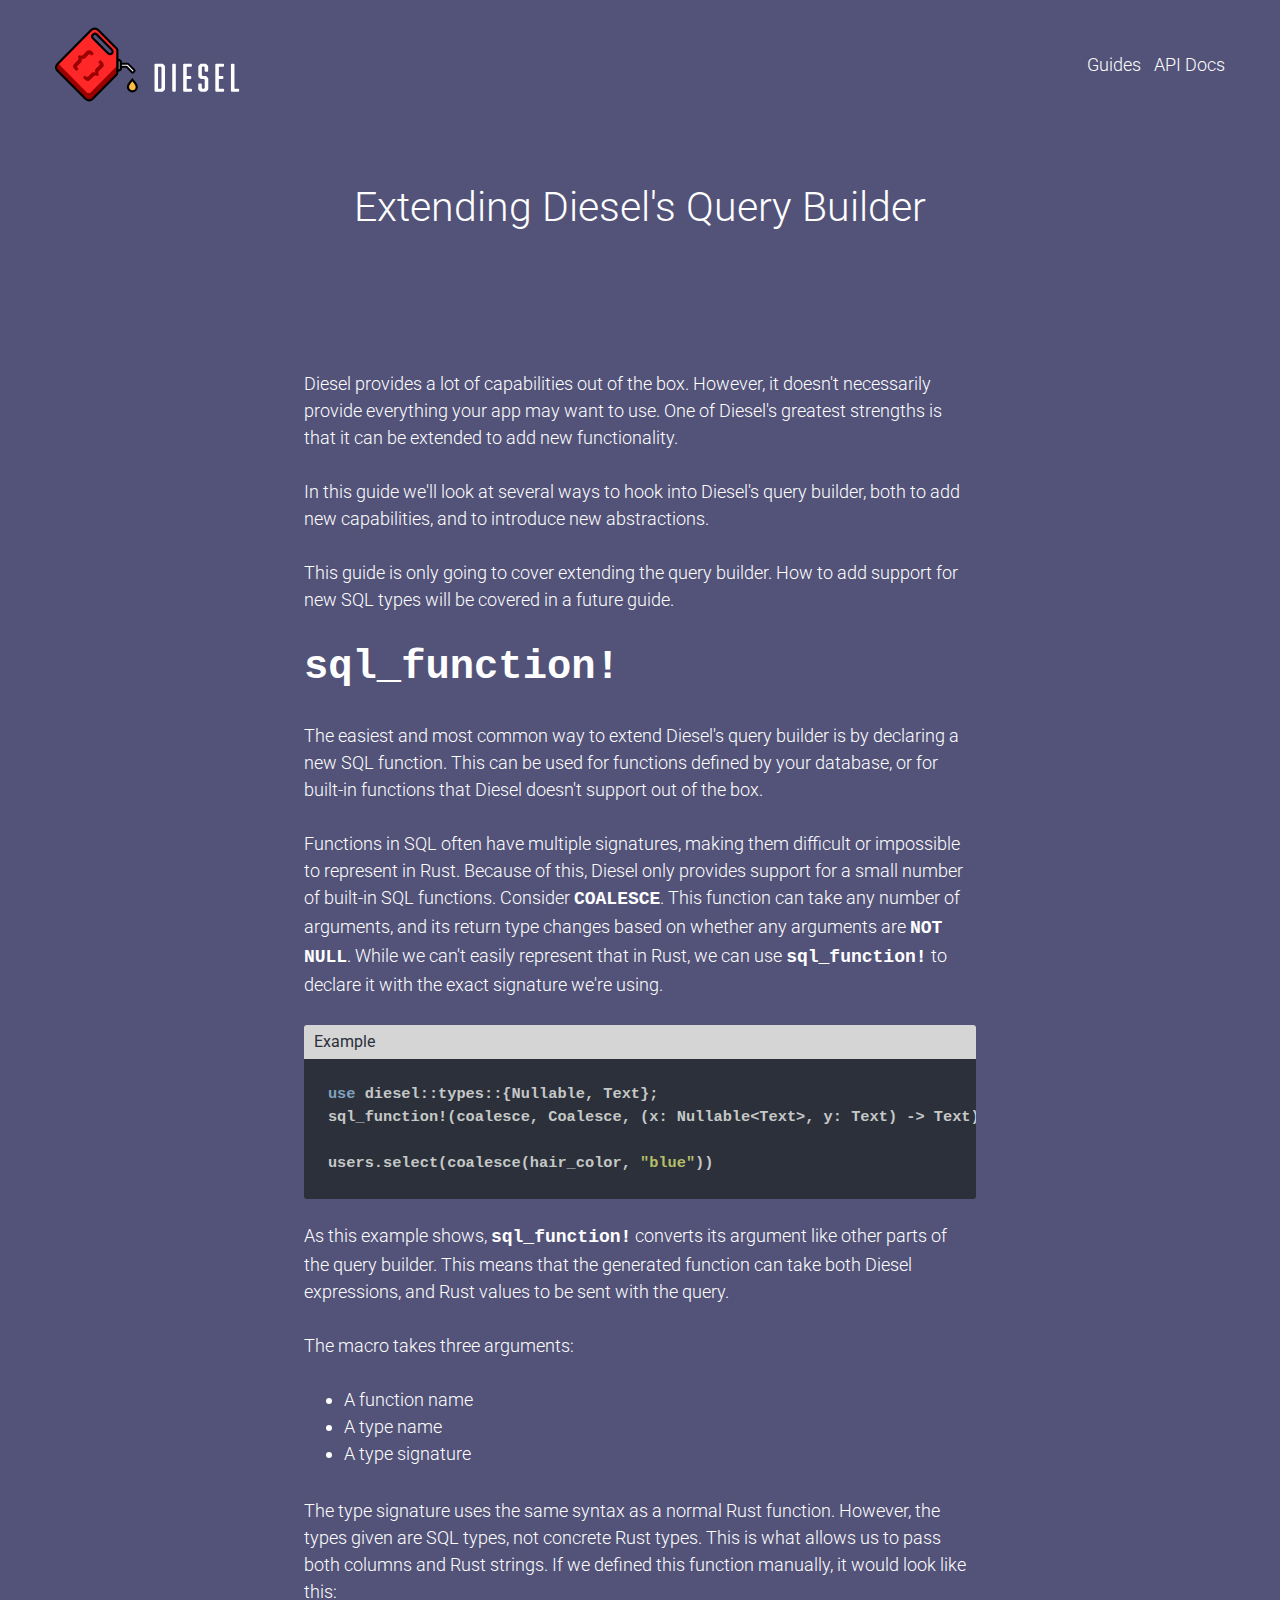
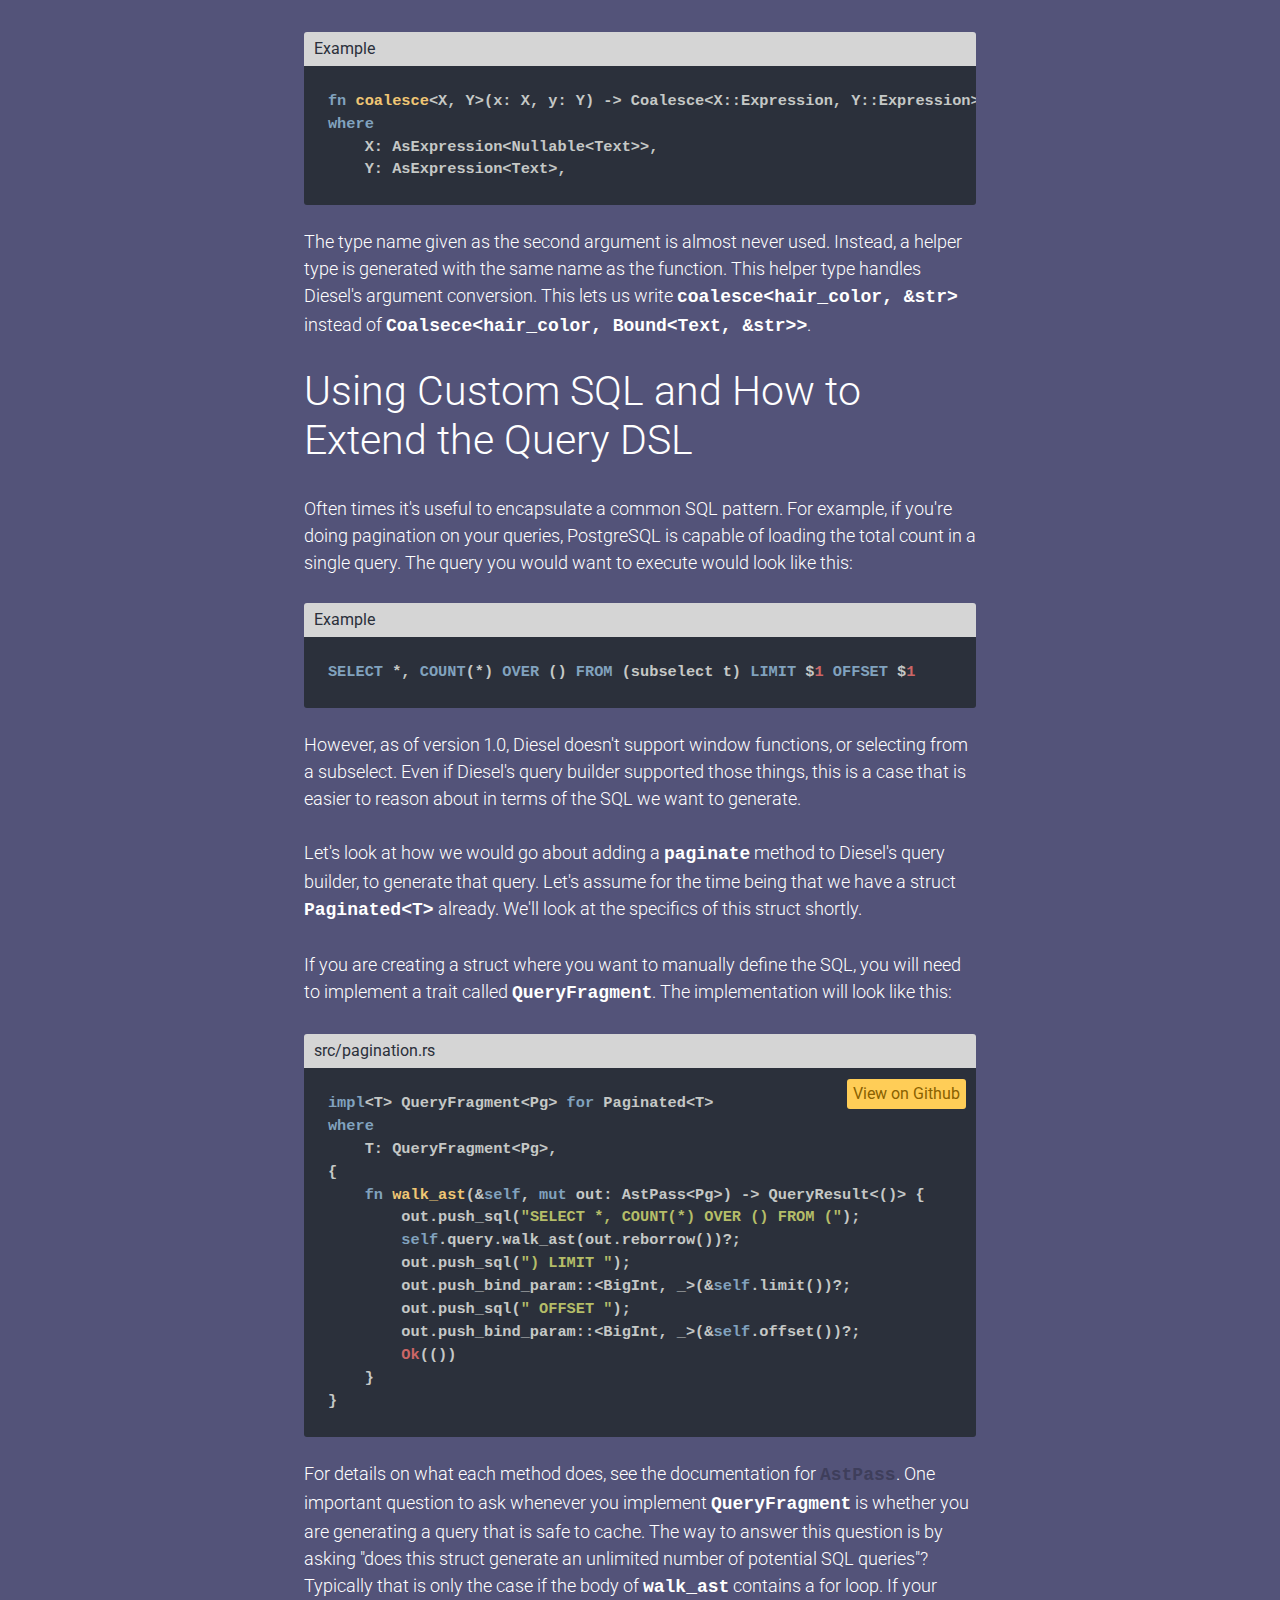
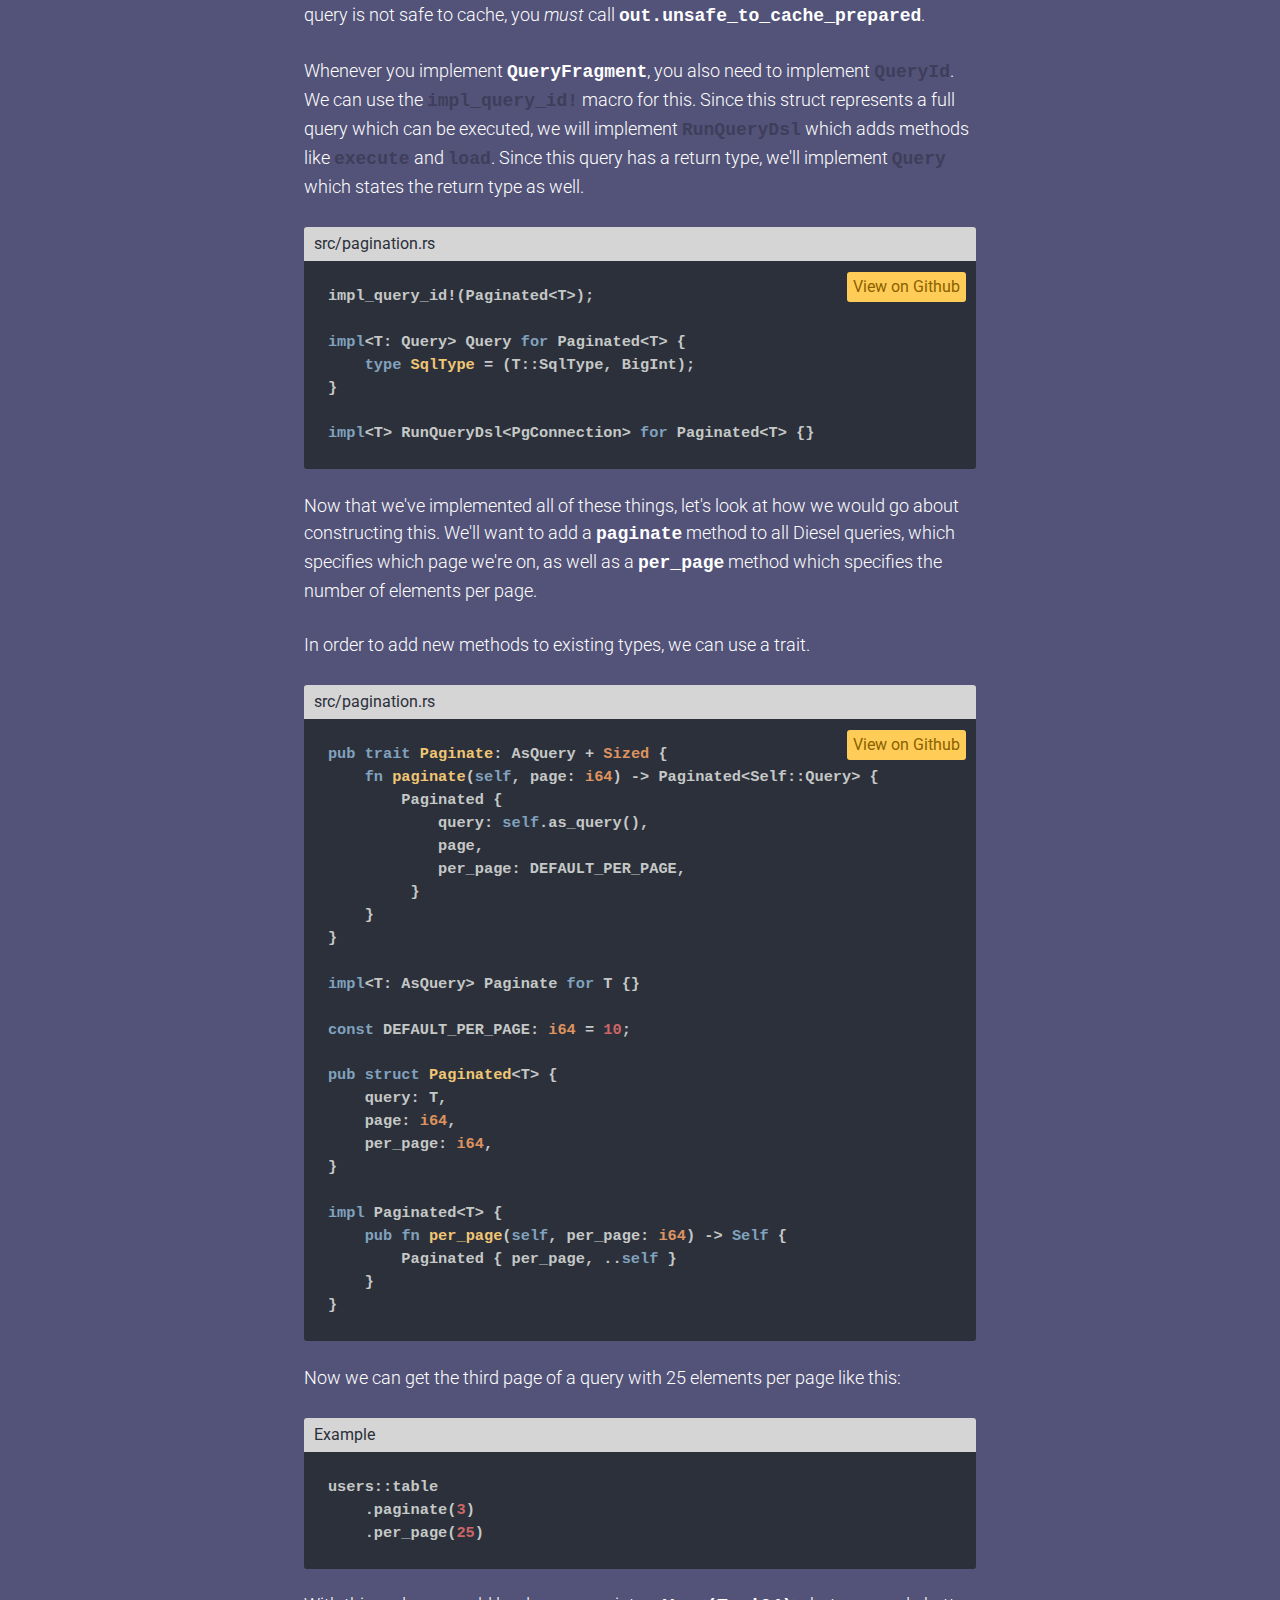
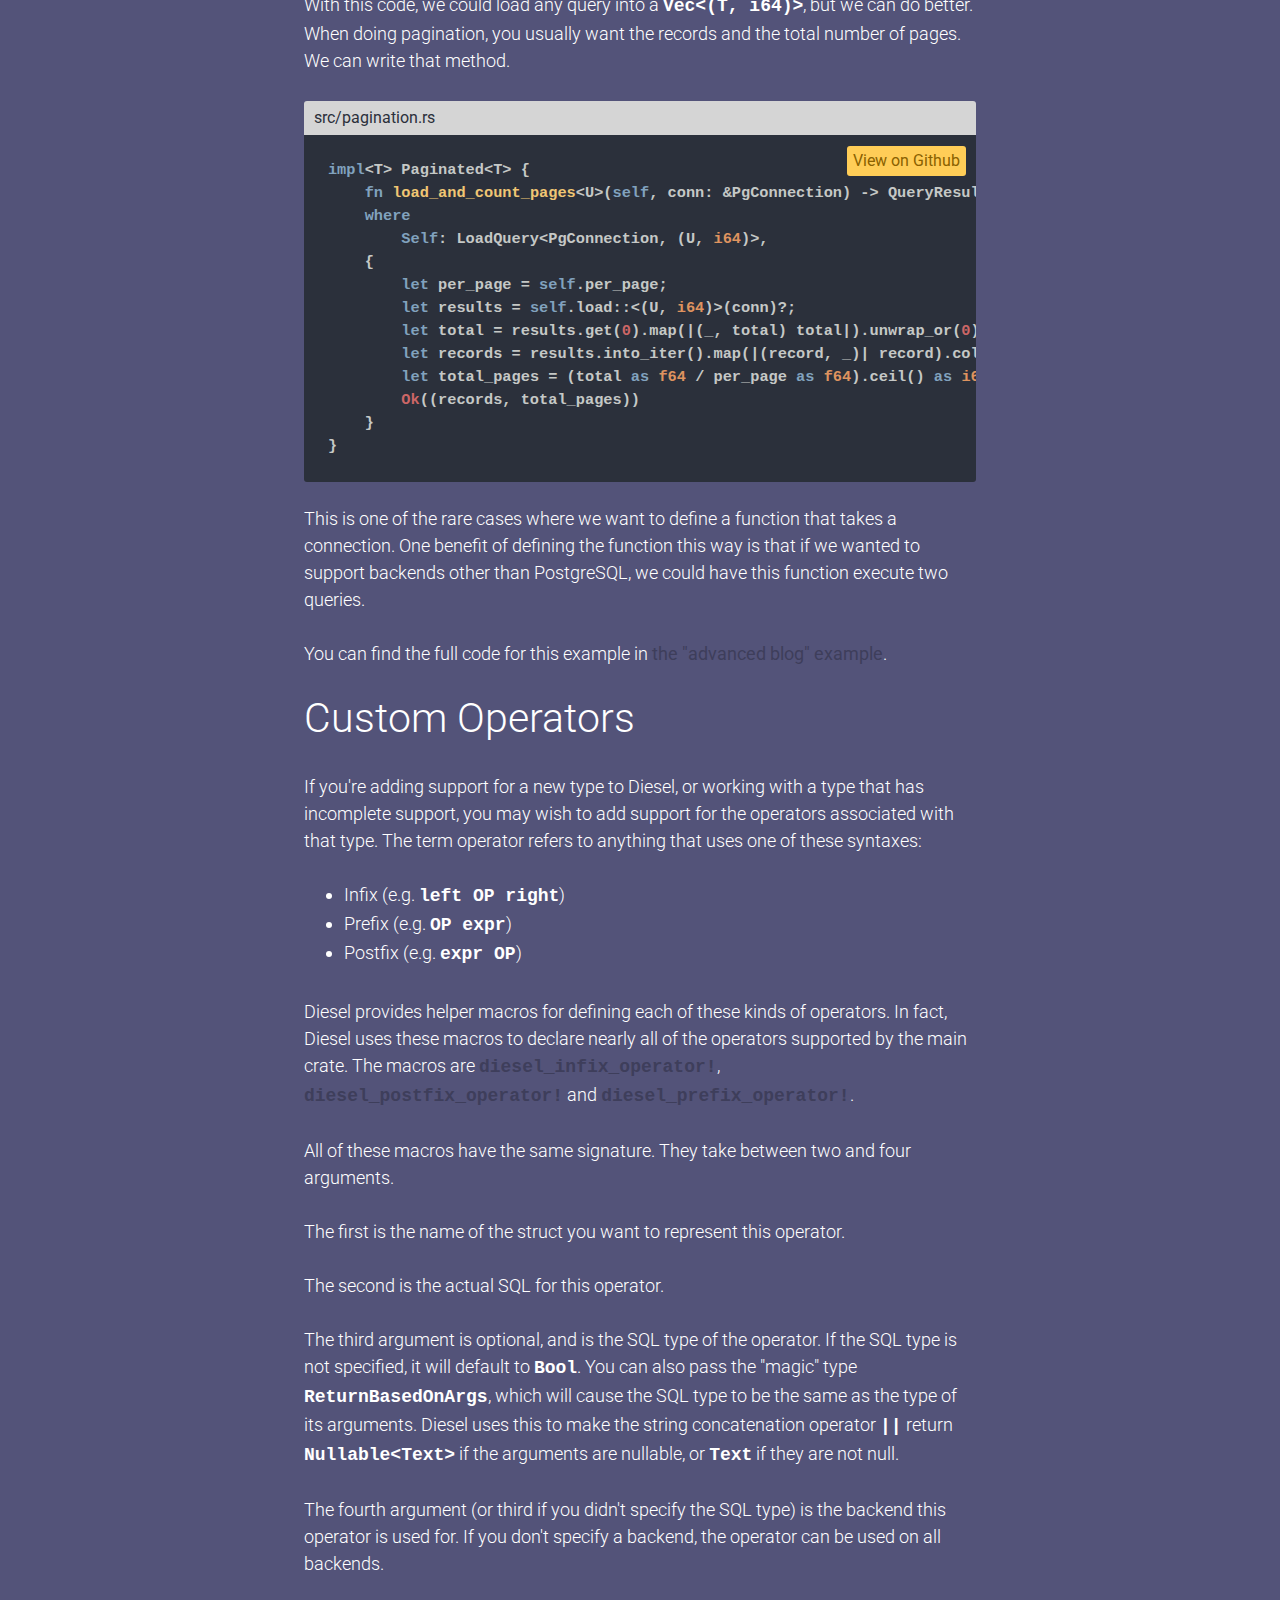
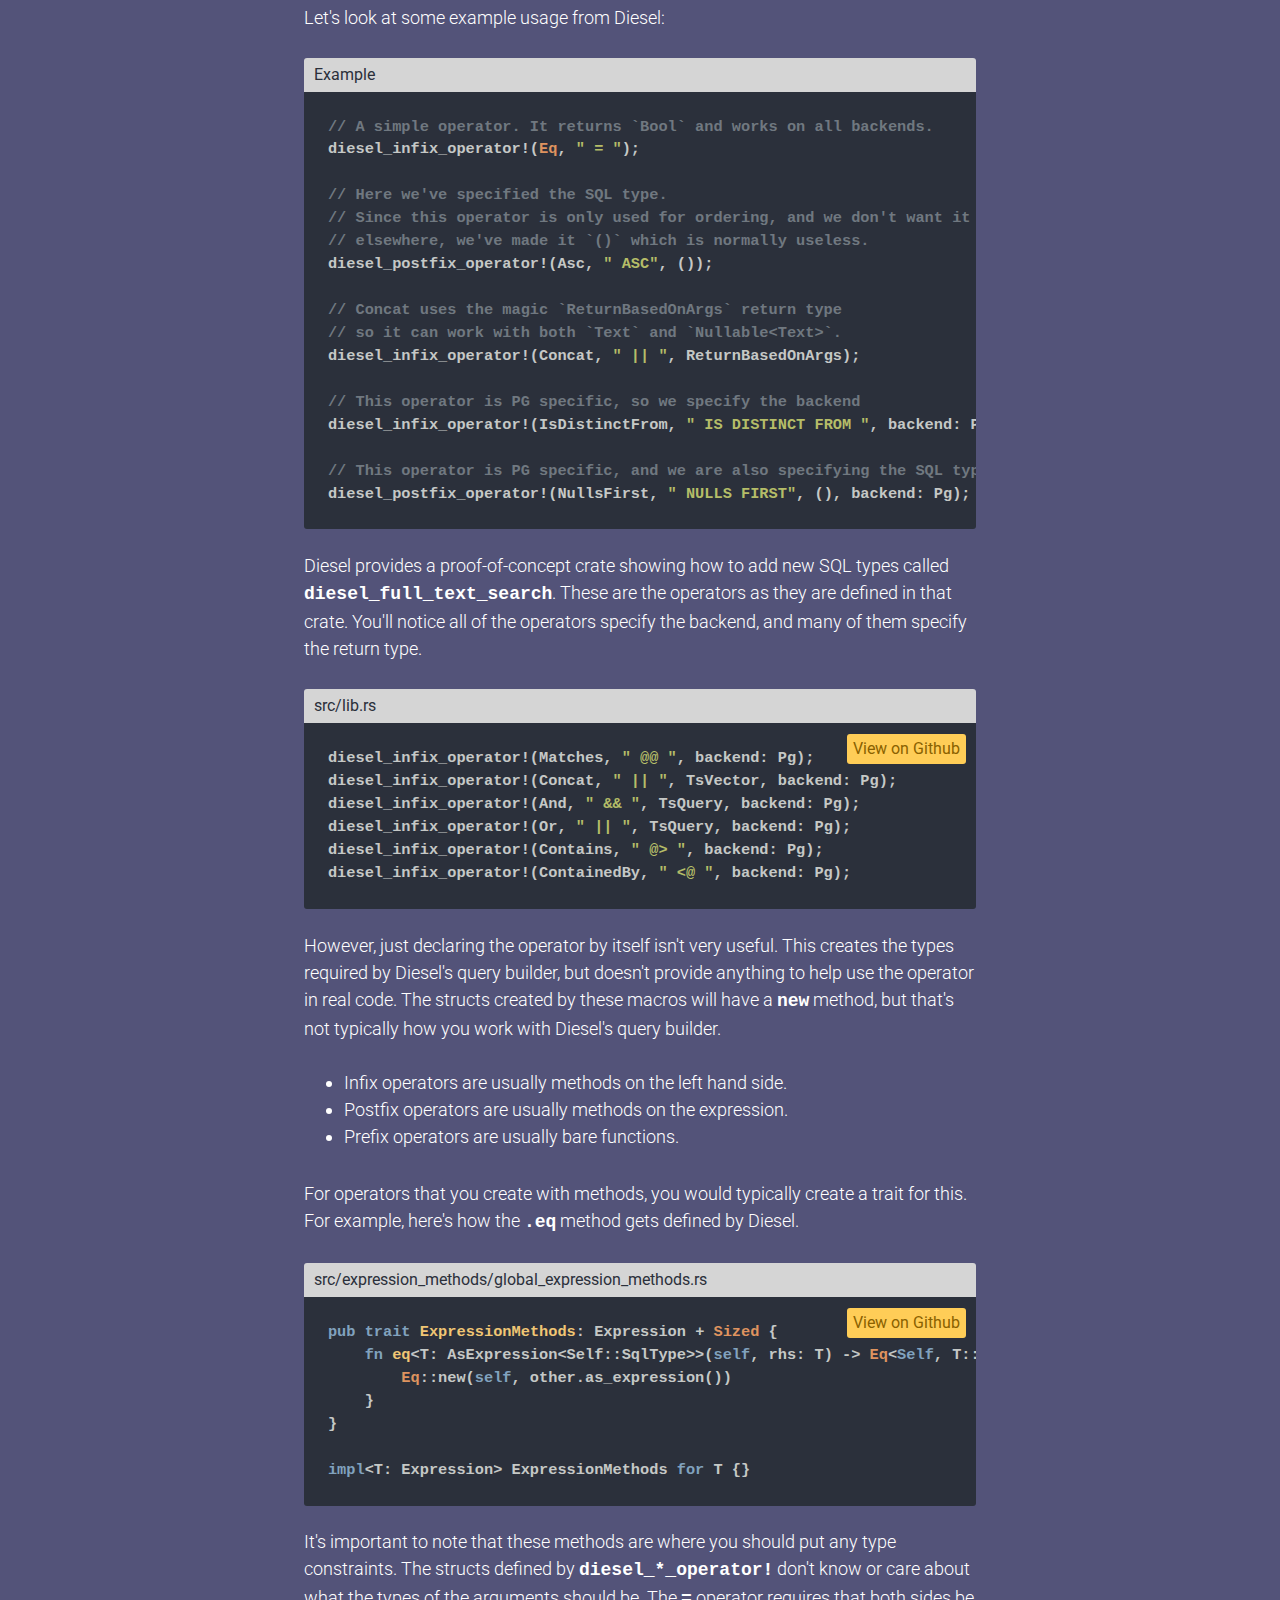
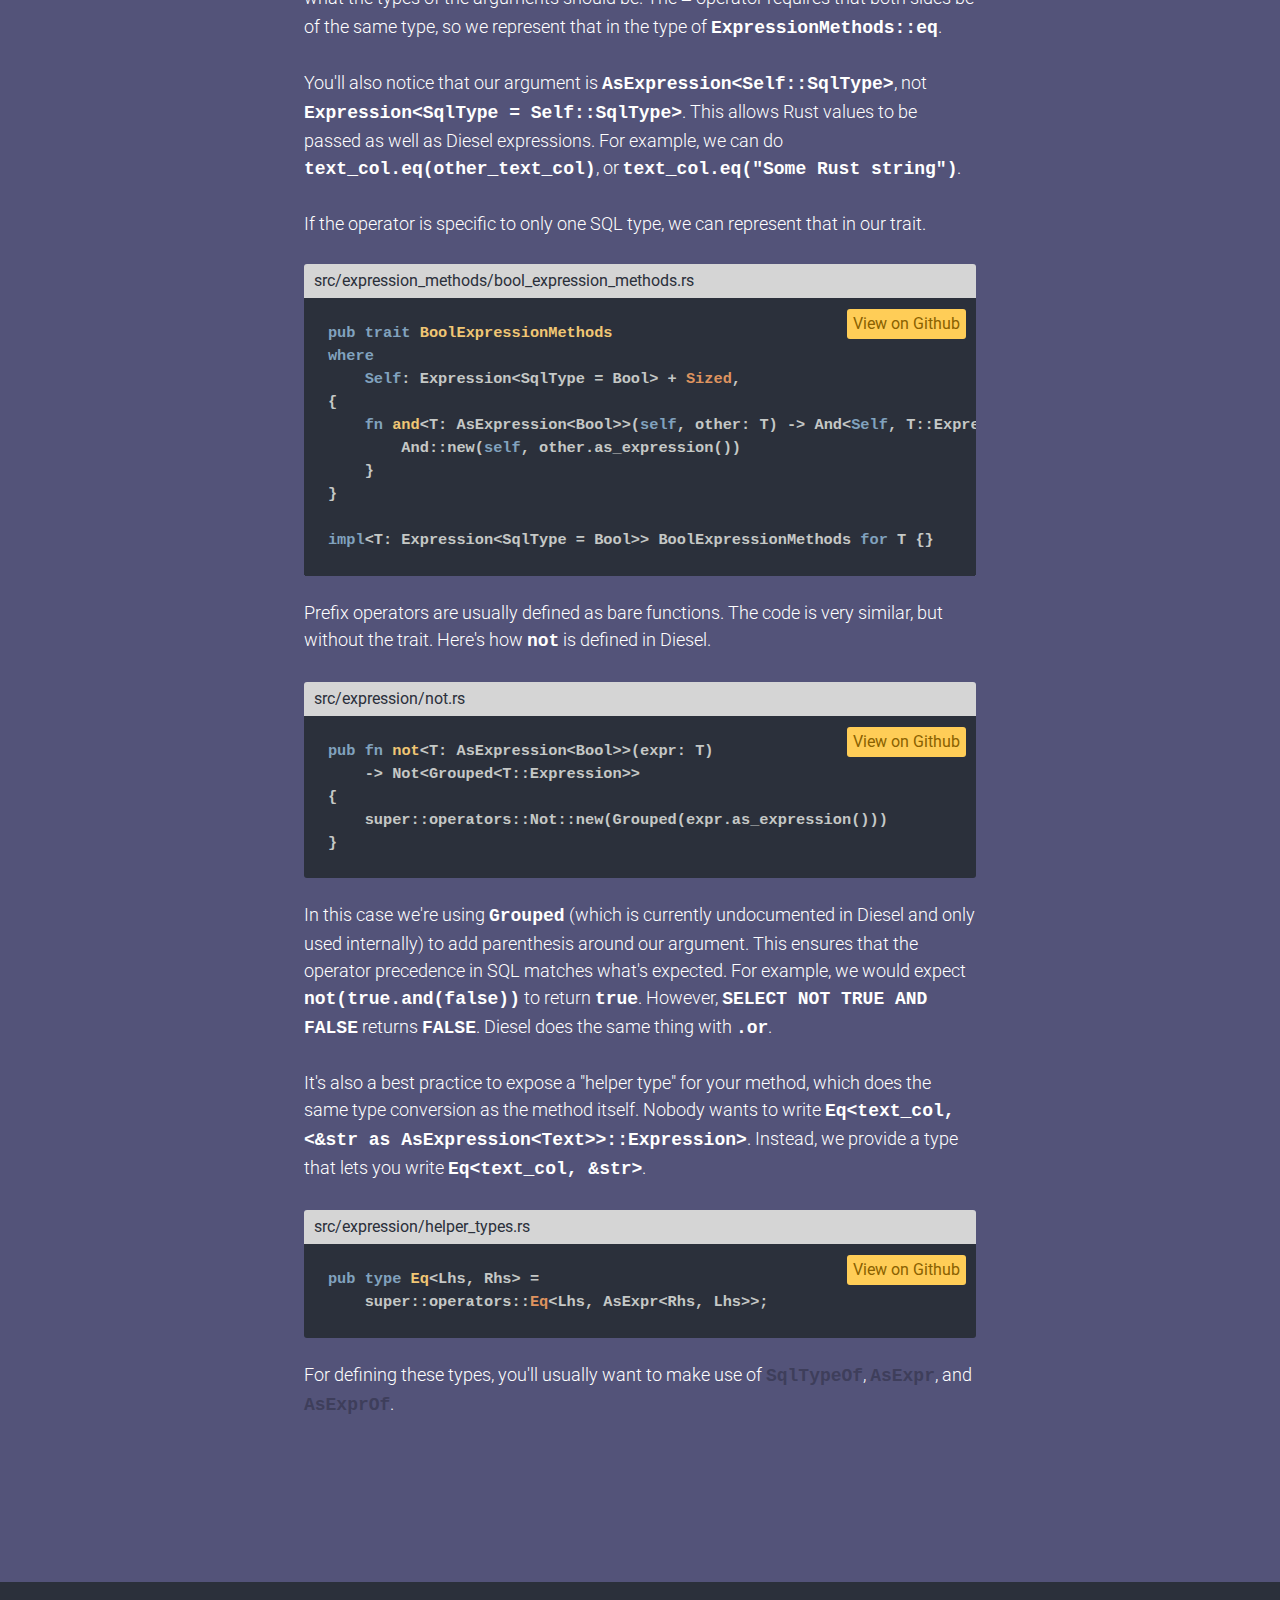
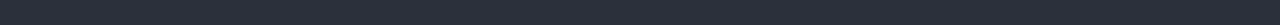
<file: views/guides/extending-diesel/index.html>
<!DOCTYPE html><html><head><meta charset="utf-8" /><meta ,="" content="IE=edge,chrom=1" http-equiv="X-UA-Compatible" /><meta content="width=device-width, initial-scale=1" name="viewport" /><title>Diesel</title><link href="https://fonts.googleapis.com/css?family=Roboto:400,300,300italic,400italic,100" rel="stylesheet" type="text/css" /><link href="http://diesel.rs/views/guides/extending-diesel/" rel="canonical" /><link href="../../../assets/stylesheets/application.css" rel="stylesheet" /><link href="../../../assets/stylesheets/hybrid.css" rel="stylesheet" /></head><body class="views views_guides views_guides_extending-diesel views_guides_extending-diesel_index"><header class="main-header"><div class="content-wrapper"><h1><a href="/"><svg class='logo' height='76px' version='1.1' viewBox='0 0 187 76' width='187px' xmlns:sketch='http://www.bohemiancoding.com/sketch/ns' xmlns:xlink='http://www.w3.org/1999/xlink' xmlns='http://www.w3.org/2000/svg'>
<g fill-rule='evenodd' fill='none' id='Page-1' sketch:type='MSPage' stroke-width='1' stroke='none'>
<g id='Desktop-HD' sketch:type='MSArtboardGroup' transform='translate(-119.000000, -30.000000)'>
<g id='logo' sketch:type='MSLayerGroup' transform='translate(119.000000, 31.000000)'>
<g id='mark' sketch:type='MSShapeGroup' transform='translate(0.130247, 0.315216)'>
<g id='drop' transform='translate(72.929204, 51.710843)'>
<path d='M9.7807837,7.73987977 C9.7807837,10.2104926 7.78625402,12.2130607 5.3255584,12.2130607 C2.86486278,12.2130607 0.870333101,10.2104926 0.870333101,7.73987977 C0.870333101,5.26926692 5.3255584,0.395873804 5.3255584,0.395873804 C5.3255584,0.395873804 9.7807837,5.26926692 9.7807837,7.73987977' fill='#FDBD41' id='drop-fill'></path>
<path d='M9.7807837,7.73987977 C9.7807837,10.2104926 7.78625402,12.2130607 5.3255584,12.2130607 C2.86486278,12.2130607 0.870333101,10.2104926 0.870333101,7.73987977 C0.870333101,5.26926692 5.3255584,0.395873804 5.3255584,0.395873804 C5.3255584,0.395873804 9.7807837,5.26926692 9.7807837,7.73987977 L9.7807837,7.73987977 Z' id='drop-stroke' stroke-width='2.235' stroke='#000000'></path>
</g>
<g id='can'>
<path d='M79.275823,44.6326234 L80.2209163,43.6799527 C80.6090126,43.2880312 80.6090126,42.6541735 80.219415,42.2637594 L74.2643514,36.3027842 C74.0774346,36.1143604 73.8229575,36.0299465 73.5579711,36.0299465 L64.1791025,36.0299465 L64.1791025,39.0447273 L72.1842454,39.0447273 C72.4499825,39.0447273 72.7044595,39.2934467 72.892127,39.4826242 L77.8608104,44.5617761 C78.2511587,44.9544513 78.8854747,45.0260523 79.275823,44.6326234' fill='#FFFFFF' id='nozzle-fill'></path>
<path d='M79.275823,44.6326234 L80.2209163,43.6799527 C80.6090126,43.2880312 80.6090126,42.6541735 80.219415,42.2637594 L74.2643514,36.3027842 C74.0774346,36.1143604 73.8229575,36.0299465 73.5579711,36.0299465 L64.1791025,36.0299465 L64.1791025,39.0447273 L72.1842454,39.0447273 C72.4499825,39.0447273 72.7044595,39.2934467 72.892127,39.4826242 L77.8608104,44.5617761 C78.2511587,44.9544513 78.8854747,45.0260523 79.275823,44.6326234 L79.275823,44.6326234 Z' id='nozzle-stroke' stroke-width='2' stroke='#000000'></path>
<path d='M62.9549102,43.5800881 L63.0967868,31.4757433 L66.1257395,32.9755967 C66.3952299,33.123321 66.5626293,33.4082178 66.5596266,33.7164791 L66.495069,41.2926232 C66.4920663,41.6016382 66.320163,41.8835202 66.0476698,42.0259686 L62.9549102,43.5800881 Z' fill='#9B9B9B' id='attachement-fill'></path>
<path d='M62.9549102,43.5800881 L63.0967868,31.4757433 L66.1257395,32.9755967 C66.3952299,33.123321 66.5626293,33.4082178 66.5596266,33.7164791 L66.495069,41.2926232 C66.4920663,41.6016382 66.320163,41.8835202 66.0476698,42.0259686 L62.9549102,43.5800881 L62.9549102,43.5800881 Z' id='attachment-stroke' stroke-width='2.235' stroke='#000000'></path>
<path d='M57.3441789,25.3100644 C56.3690588,26.2891144 54.5156551,26.2793164 53.5232696,25.2829314 L38.2891765,9.98744111 C37.2967911,8.99105607 37.3838688,7.22665562 38.3582382,6.24760556 L38.5271389,6.07802415 C39.5022589,5.09972779 41.0936789,5.17886578 42.0860644,6.17525083 L57.3201575,21.4707411 C58.3125429,22.4671261 58.4881997,24.1614329 57.5130796,25.140483 L57.3441789,25.3100644 Z M62.9742024,45.1367701 L63.179886,22.3812049 C63.1783846,21.6380614 62.9066422,20.8843662 62.384176,20.3590407 L43.748798,1.64931119 C41.7662791,-0.341197814 38.467836,-0.295222407 36.485317,1.6952866 L2.35686493,35.9612849 C0.373595307,37.9517939 0.591289551,40.9997372 2.57380851,42.9902462 L30.81776,71.3480279 C32.8002789,73.3385369 35.853253,73.5744435 37.835772,71.5839345 L62.1732378,47.1483826 C62.6994573,46.6200423 62.9764544,45.8844358 62.9742024,45.1367701 L62.9742024,45.1367701 Z' fill='#FF2727' id='red-fill'></path>
<path d='M62.8151162,44.3834657 L62.8670115,37.9165376 L36.2319575,64.7024784 C35.0391186,65.9020746 33.1054561,65.9020746 31.9126172,64.7024784 L2.35413024,34.9765434 L2.1187213,35.213286 C0.107591965,37.2350519 0.107591965,40.5441526 2.1187213,42.5659185 L30.2985994,70.9054348 C32.3089767,72.9279572 35.599437,72.9279572 37.6098142,70.9054348 L61.9938173,46.3832971 C62.5210431,45.8530846 62.8166204,45.1337807 62.8151162,44.3834657' fill='#9B0000' id='shadow'></path>
<path d='M57.4628598,25.4292236 C56.4877397,26.4082737 54.5149795,26.2793918 53.522594,25.2830067 L38.2885009,9.98676279 C37.2961155,8.99037774 37.5025496,7.34581483 38.4769191,6.36676477 L38.6458198,6.19718336 C39.6209398,5.218887 41.0930033,5.17818745 42.0853888,6.1745725 L57.3202325,21.4700627 C58.312618,22.4664478 58.6068806,24.2805921 57.6317605,25.2596422 L57.4628598,25.4292236 L57.4628598,25.4292236 Z M63.1199074,22.4400685 C63.1184061,21.6976787 62.7881114,21.0027717 62.2648945,20.4781999 L43.6295166,1.76771671 C41.6469976,-0.222792299 38.5865168,-0.176063197 36.6039979,1.81444581 L2.47554583,36.0804441 C0.492276204,38.0709531 0.472008119,41.1181427 2.45452708,43.1086517 L30.6984785,71.4671871 C32.6809975,73.4576961 35.8533281,73.5745188 37.835847,71.5840098 L62.1733128,47.148458 C62.6995324,46.6201176 62.9757788,45.8837574 62.9742775,45.1368455 L63.1199074,22.4400685 Z' id='black-stroke' stroke-width='2.235' stroke='#000000'></path>
<path d='M31.379261,48.8214352 C31.6119686,49.0550807 31.8424242,49.195268 32.0683759,49.2404897 C32.2950781,49.2864651 32.5157751,49.2796819 32.7289653,49.2208937 C32.9429062,49.1628591 33.1440857,49.0580955 33.3317531,48.9088638 C33.5194206,48.7588785 33.6845679,48.6134153 33.8264445,48.4702132 L36.9349682,45.3491614 C37.3493379,44.9331217 37.7637077,44.6663136 38.1788281,44.5494908 C38.5924471,44.4319144 38.9812941,44.3934759 39.3438676,44.4319144 C39.7064411,44.4718602 40.0337332,44.5660721 40.3249931,44.7160575 C40.6162529,44.8652891 40.8399525,45.0047227 40.9953412,45.135112 L41.0538934,45.0763238 C40.9240276,44.9195552 40.7814003,44.6994762 40.6267623,44.413072 C40.470623,44.1274215 40.3730359,43.8018252 40.3347518,43.4377904 C40.2957169,43.0737557 40.3475131,42.6705287 40.4901404,42.2281097 C40.632017,41.7864443 40.943545,41.3244291 41.4224723,40.8435716 L44.3756073,37.8785347 C44.530996,37.7225198 44.6826313,37.5506773 44.8327652,37.3622535 C44.9813979,37.173076 45.0849903,36.9718394 45.1427919,36.7570362 C45.2013441,36.5429868 45.2073495,36.3221541 45.1623093,36.0937845 C45.1165184,35.8669222 44.9776445,35.6355378 44.7449369,35.4018923 L43.6962511,34.3482264 L45.8716922,32.1640177 L48.3383932,34.6406601 C48.5590902,34.8622465 48.752763,35.1682468 48.9216637,35.5579072 C49.0898137,35.9475676 49.1866501,36.3703906 49.2129236,36.8256225 C49.2384463,37.2808544 49.1701354,37.7586972 49.0087414,38.2591508 C48.8473474,38.7596044 48.5455781,39.2314176 48.1056856,39.6730829 L44.4529263,43.3405638 C44.1293876,43.6654064 43.9184494,44.0068303 43.8223637,44.3640818 C43.7240259,44.722087 43.6985032,45.0597425 43.744294,45.3785556 C43.7893342,45.6973686 43.8861706,45.9898024 44.0355539,46.2566105 C44.1841865,46.5226649 44.3365725,46.7344532 44.4919611,46.8904681 L42.8022034,48.587036 C42.6468148,48.4310211 42.4358765,48.278021 42.1708901,48.1287893 C41.905153,47.978804 41.6198985,47.8755477 41.3158772,47.8167595 C41.0111053,47.7579713 40.6905692,47.7677693 40.3542692,47.8461536 C40.0172184,47.9237842 39.7004358,48.112208 39.4024199,48.411425 L35.6333068,52.1957286 C35.1934143,52.637394 34.723495,52.9403794 34.2250502,53.1024239 C33.7258548,53.2652221 33.2499301,53.3330546 32.7972762,53.307429 C32.3438717,53.2818034 31.9227459,53.183823 31.5346496,53.0149953 C31.1458027,52.8454138 30.8417814,52.6509605 30.6210845,52.4293741 L28.1543835,49.9527317 L30.3298246,47.7677693 L31.379261,48.8214352 Z' fill='#9B0000' id='Fill-19'></path>
<path d='M36.07958,26.7010842 C35.8461217,26.466685 35.615666,26.3272514 35.3897144,26.2820297 C35.1622615,26.2360543 34.9423152,26.2428376 34.729125,26.3016258 C34.5151841,26.3596603 34.3147552,26.4636703 34.1270878,26.6136556 C33.9386697,26.7636409 33.767517,26.9158874 33.6121283,27.0719023 L30.6589933,30.0369392 C30.180066,30.5177967 29.7191547,30.8298265 29.2800129,30.9722749 C28.8393697,31.1162307 28.4377613,31.1682356 28.0751878,31.1290435 C27.7126143,31.090605 27.3883249,30.9926247 27.1045718,30.8366098 C26.8185666,30.6805949 26.599371,30.5373928 26.4439823,30.4070035 L26.3854301,30.4657917 C26.5145453,30.6218066 26.6534192,30.8464078 26.8028025,31.1388415 C26.9514351,31.4312753 27.0452688,31.7598864 27.0843037,32.1231675 C27.1233385,32.4879559 27.0843037,32.87837 26.9679499,33.2936561 C26.8508454,33.7096958 26.5858589,34.1264893 26.1714892,34.542529 L23.0629655,37.6628271 C22.9203383,37.8060292 22.7747083,37.9718422 22.6260757,38.160266 C22.4774431,38.3486898 22.3731,38.5506801 22.3152984,38.7654832 C22.2567462,38.9795326 22.2499901,39.2003653 22.295781,39.428735 C22.3408212,39.6555972 22.4804458,39.8869816 22.7139041,40.1206272 L23.7625898,41.1735393 L21.586398,43.3585017 L19.119697,40.8818593 C18.8990001,40.6602729 18.7053273,40.3542727 18.5364266,39.9646122 C18.3682766,39.5749518 18.2706895,39.1521288 18.2451667,38.6968969 C18.2196439,38.241665 18.2872042,37.7638223 18.4493489,37.2633687 C18.6107429,36.7621614 18.9125122,36.2911019 19.3524047,35.8486828 L23.1215178,32.0651329 C23.4195337,31.7659159 23.6064505,31.4471029 23.6852708,31.1094474 C23.7625898,30.771792 23.7723485,30.4499641 23.7137962,30.1432102 C23.655244,29.8379636 23.5516516,29.5515595 23.4030189,29.2855051 C23.2543863,29.018697 23.1087564,28.8144456 22.9661291,28.6712435 L24.6566375,26.9739219 C24.7985141,27.117124 25.0019456,27.2633409 25.2676827,27.4133262 C25.5334199,27.5625578 25.8246797,27.6605382 26.1422131,27.7050062 C26.4597464,27.7517353 26.7960465,27.725356 27.1526146,27.6273756 C27.5076814,27.530149 27.8484855,27.3191143 28.1720242,26.993518 L31.8247835,23.3267909 C32.264676,22.8843718 32.7345953,22.58214 33.2330401,22.4200955 C33.7314848,22.2572974 34.2074095,22.1894648 34.660814,22.2150904 C35.1142186,22.2407161 35.5353444,22.3386965 35.9234406,22.5075242 C36.3115369,22.6771056 36.6163089,22.871559 36.8370058,23.0931453 L39.3037068,25.5697878 L37.1282657,27.7539964 L36.07958,26.7010842 Z' fill='#9B0000' id='Fill-21'></path>
</g>
</g>
<path d='M100.843301,63.5962709 C100.843301,64.1939346 101.179487,64.5301205 101.77715,64.5301205 L108.575575,64.5301205 C109.061177,64.5301205 109.397363,64.3807046 109.733549,64.0445187 L111.003584,62.7744833 C111.33977,62.4382975 111.489186,62.1021116 111.489186,61.6165099 L111.489186,39.0547046 C111.489186,38.5691028 111.33977,38.2329169 111.003584,37.8967311 L109.733549,36.6266957 C109.397363,36.2905099 109.061177,36.1410939 108.575575,36.1410939 L101.77715,36.1410939 C101.179487,36.1410939 100.843301,36.4772798 100.843301,37.0749435 L100.843301,63.5962709 Z M107.156124,61.4670939 L104.429283,61.4670939 L104.429283,39.2041205 L107.156124,39.2041205 L107.903204,39.9512001 L107.903204,60.7200143 L107.156124,61.4670939 Z M122.428469,37.0749435 C122.428469,36.4772798 122.092283,36.1410939 121.494619,36.1410939 L119.776336,36.1410939 C119.178673,36.1410939 118.842487,36.4772798 118.842487,37.0749435 L118.842487,63.5962709 C118.842487,64.1939346 119.178673,64.5301205 119.776336,64.5301205 L121.494619,64.5301205 C122.092283,64.5301205 122.428469,64.1939346 122.428469,63.5962709 L122.428469,37.0749435 Z M138.821434,62.4009435 C138.821434,61.8032798 138.485248,61.4670939 137.887584,61.4670939 L133.479814,61.4670939 L133.479814,51.6803506 L137.140504,51.6803506 C137.738168,51.6803506 138.074354,51.3441647 138.074354,50.746501 L138.074354,49.5511736 C138.074354,48.9535099 137.738168,48.617324 137.140504,48.617324 L133.479814,48.617324 L133.479814,39.2041205 L137.812876,39.2041205 C138.41054,39.2041205 138.746726,38.8679346 138.746726,38.2702709 L138.746726,37.0749435 C138.746726,36.4772798 138.41054,36.1410939 137.812876,36.1410939 L130.827681,36.1410939 C130.230018,36.1410939 129.893832,36.4772798 129.893832,37.0749435 L129.893832,63.5962709 C129.893832,64.1939346 130.230018,64.5301205 130.827681,64.5301205 L137.887584,64.5301205 C138.485248,64.5301205 138.821434,64.1939346 138.821434,63.5962709 L138.821434,62.4009435 Z M155.214398,39.0547046 C155.214398,38.5691028 155.064982,38.2329169 154.728796,37.8967311 L153.458761,36.6266957 C153.122575,36.2905099 152.786389,36.1410939 152.300788,36.1410939 L148.154496,36.1410939 C147.668894,36.1410939 147.332708,36.2905099 146.996522,36.6266957 L145.726487,37.8967311 C145.390301,38.2329169 145.240885,38.5691028 145.240885,39.0547046 L145.240885,48.76674 C145.240885,49.2523417 145.390301,49.5885276 145.726487,49.9247134 L146.996522,51.1947488 C147.332708,51.5309346 147.668894,51.6803506 148.154496,51.6803506 L150.993398,51.6803506 L151.740478,52.4274302 L151.740478,60.7947223 L150.993398,61.5418019 L149.499239,61.5418019 L148.752159,60.7947223 L148.752159,57.2834479 C148.752159,56.6857842 148.415973,56.3495984 147.81831,56.3495984 L146.100027,56.3495984 C145.502363,56.3495984 145.166177,56.6857842 145.166177,57.2834479 L145.166177,61.6165099 C145.166177,62.1021116 145.315593,62.4382975 145.651779,62.7744833 L146.921814,64.0445187 C147.258,64.3807046 147.594186,64.5301205 148.079788,64.5301205 L152.41285,64.5301205 C152.898451,64.5301205 153.234637,64.3807046 153.570823,64.0445187 L154.840858,62.7744833 C155.177044,62.4382975 155.32646,62.1021116 155.32646,61.6165099 L155.32646,51.5309346 C155.32646,51.0453329 155.177044,50.709147 154.840858,50.3729612 L153.570823,49.1029258 C153.234637,48.76674 152.898451,48.617324 152.41285,48.617324 L149.573947,48.617324 L148.826867,47.8702444 L148.826867,39.8764922 L149.573947,39.1294125 L150.881336,39.1294125 L151.628416,39.8764922 L151.628416,43.4251205 C151.628416,44.0227842 151.964602,44.35897 152.562265,44.35897 L154.280549,44.35897 C154.878212,44.35897 155.214398,44.0227842 155.214398,43.4251205 L155.214398,39.0547046 Z M171.383239,62.4009435 C171.383239,61.8032798 171.047053,61.4670939 170.449389,61.4670939 L166.041619,61.4670939 L166.041619,51.6803506 L169.70231,51.6803506 C170.299973,51.6803506 170.636159,51.3441647 170.636159,50.746501 L170.636159,49.5511736 C170.636159,48.9535099 170.299973,48.617324 169.70231,48.617324 L166.041619,48.617324 L166.041619,39.2041205 L170.374681,39.2041205 C170.972345,39.2041205 171.308531,38.8679346 171.308531,38.2702709 L171.308531,37.0749435 C171.308531,36.4772798 170.972345,36.1410939 170.374681,36.1410939 L163.389487,36.1410939 C162.791823,36.1410939 162.455637,36.4772798 162.455637,37.0749435 L162.455637,63.5962709 C162.455637,64.1939346 162.791823,64.5301205 163.389487,64.5301205 L170.449389,64.5301205 C171.047053,64.5301205 171.383239,64.1939346 171.383239,63.5962709 L171.383239,62.4009435 Z M181.874274,61.4670939 L181.874274,37.0749435 C181.874274,36.4772798 181.538088,36.1410939 180.940425,36.1410939 L179.222142,36.1410939 C178.624478,36.1410939 178.288292,36.4772798 178.288292,37.0749435 L178.288292,63.5962709 C178.288292,64.1939346 178.624478,64.5301205 179.222142,64.5301205 L185.684381,64.5301205 C186.282044,64.5301205 186.61823,64.1939346 186.61823,63.5962709 L186.61823,62.4009435 C186.61823,61.8032798 186.282044,61.4670939 185.684381,61.4670939 L181.874274,61.4670939 Z' fill='#FFFFFF' id='DIESEL' sketch:type='MSShapeGroup'></path>
</g>
</g>
</g>
</svg>
</a></h1><nav class="header-nav"><ul><li class="nav-item"><a href="/guides">Guides</a></li><li class="nav-item"><a href="http://docs.diesel.rs">API Docs</a></li></ul></nav></div></header><section class="banner"><div class="content-wrapper"><div class="banner-wrapper"><h2 class="banner__heading">Extending Diesel's Query Builder</h2></div></div></section><main><section class="demo"><div class="content-wrapper"><div class="guide-wrapper"><p>Diesel provides a lot of capabilities out of the box.
However, it doesn't necessarily provide everything your app may want to use.
One of Diesel's greatest strengths
is that it can be extended to add new functionality.</p>

<p>In this guide we'll look at several ways to hook into Diesel's query builder,
both to add new capabilities,
and to introduce new abstractions.</p>

<p>This guide is only going to cover extending the query builder.
How to add support for new SQL types will be covered in a future guide.</p>

<h2 id="sqlfunction"><code>sql_function!</code></h2>

<p>The easiest and most common way to extend Diesel's query builder
is by declaring a new SQL function.
This can be used for functions defined by your database,
or for built-in functions that Diesel doesn't support out of the box.</p>

<p>Functions in SQL often have multiple signatures,
making them difficult or impossible to represent in Rust.
Because of this, Diesel only provides support for a small number
of built-in SQL functions.
Consider <code>COALESCE</code>.
This function can take any number of arguments,
and its return type changes based on whether any arguments are <code>NOT NULL</code>.
While we can't easily represent that in Rust,
we can use <code>sql_function!</code> to declare it with the exact signature we're using.</p>
<div class="demo__example"><div class="demo__example-browser"><div class="browser-bar">Example</div><pre class="demo__example-snippet"><code>use diesel::types::{Nullable, Text};
sql_function!(coalesce, Coalesce, (x: Nullable&lt;Text&gt;, y: Text) -&gt; Text);

users.select(coalesce(hair_color, "blue"))</code></pre></div></div><p>As this example shows,
<code>sql_function!</code> converts its argument like other parts of the query builder.
This means that the generated function can take both Diesel expressions,
and Rust values to be sent with the query.</p>

<p>The macro takes three arguments:</p>

<ul>
  <li>A function name</li>
  <li>A type name</li>
  <li>A type signature</li>
</ul>

<p>The type signature uses the same syntax as a normal Rust function.
However, the types given are SQL types,
not concrete Rust types.
This is what allows us to pass both columns and Rust strings.
If we defined this function manually, it would look like this:</p>
<div class="demo__example"><div class="demo__example-browser"><div class="browser-bar">Example</div><pre class="demo__example-snippet"><code>fn coalesce&lt;X, Y&gt;(x: X, y: Y) -&gt; Coalesce&lt;X::Expression, Y::Expression&gt;
where
    X: AsExpression&lt;Nullable&lt;Text&gt;&gt;,
    Y: AsExpression&lt;Text&gt;,</code></pre></div></div><p>The type name given as the second argument is almost never used.
Instead, a helper type is generated with the same name as the function.
This helper type handles Diesel's argument conversion.
This lets us write <code>coalesce&lt;hair_color, &amp;str&gt;</code>
instead of <code>Coalsece&lt;hair_color, Bound&lt;Text, &amp;str&gt;&gt;</code>.</p>

<h2 id="using-custom-sql-and-how-to-extend-the-query-dsl">Using Custom SQL and How to Extend the Query DSL</h2>

<p>Often times it's useful to encapsulate a common SQL pattern.
For example, if you're doing pagination on your queries,
PostgreSQL is capable of loading the total count in a single query.
The query you would want to execute would look like this:</p>
<div class="demo__example"><div class="demo__example-browser"><div class="browser-bar">Example</div><pre class="demo__example-snippet"><code>SELECT *, COUNT(*) OVER () FROM (subselect t) LIMIT $1 OFFSET $1</code></pre></div></div><p>However, as of version 1.0,
Diesel doesn't support window functions, or selecting from a subselect.
Even if Diesel's query builder supported those things,
this is a case that is easier to reason about in terms of the SQL we want to
generate.</p>

<p>Let's look at how we would go about adding a <code>paginate</code> method to Diesel's query
builder, to generate that query.
Let's assume for the time being that we have a struct <code>Paginated&lt;T&gt;</code> already.
We'll look at the specifics of this struct shortly.</p>

<p>If you are creating a struct where you want to manually define the SQL,
you will need to implement a trait called <code>QueryFragment</code>.
The implementation will look like this:</p>
<div class="demo__example"><div class="demo__example-browser"><div class="browser-bar">src/pagination.rs</div><a class="btn-demo-example" href="https://github.com/diesel-rs/diesel/tree/v1.0.0/examples/postgres/advanced-blog-cli/src/pagination.rs#L55-L69">View on Github</a><pre class="demo__example-snippet"><code>impl&lt;T&gt; QueryFragment&lt;Pg&gt; for Paginated&lt;T&gt;
where
    T: QueryFragment&lt;Pg&gt;,
{
    fn walk_ast(&self, mut out: AstPass&lt;Pg&gt;) -&gt; QueryResult&lt;()&gt; {
        out.push_sql("SELECT *, COUNT(*) OVER () FROM (");
        self.query.walk_ast(out.reborrow())?;
        out.push_sql(") LIMIT ");
        out.push_bind_param::&lt;BigInt, _&gt;(&self.limit())?;
        out.push_sql(" OFFSET ");
        out.push_bind_param::&lt;BigInt, _&gt;(&self.offset())?;
        Ok(())
    }
}</code></pre></div></div><p>For details on what each method does,
see the documentation for <a href="//docs.diesel.rs/diesel/query_builder/struct.AstPass.html"><code>AstPass</code></a>.
One important question to ask whenever you implement <code>QueryFragment</code>
is whether you are generating a query that is safe to cache.
The way to answer this question is by asking
"does this struct generate an unlimited number of potential SQL queries"?
Typically that is only the case if the body of <code>walk_ast</code> contains a for loop.
If your query is not safe to cache, you <em>must</em> call
<code>out.unsafe_to_cache_prepared</code>.</p>

<p>Whenever you implement <code>QueryFragment</code>, you also need to implement <a href="//docs.diesel.rs/diesel/query_builder/trait.QueryId.html"><code>QueryId</code></a>.
We can use the <a href="//docs.diesel.rs/diesel/macro.impl_query_id.html"><code>impl_query_id!</code></a> macro for this.
Since this struct represents a full query which can be executed,
we will implement <a href="//docs.diesel.rs/diesel/query_dsl/trait.RunQueryDsl.html"><code>RunQueryDsl</code></a> which adds methods like <a href="//docs.diesel.rs/diesel/query_dsl/trait.RunQueryDsl.html#method.execute"><code>execute</code></a> and <a href="//docs.diesel.rs/diesel/query_dsl/trait.RunQueryDsl.html#method.load"><code>load</code></a>.
Since this query has a return type,
we'll implement <a href="//docs.diesel.rs/diesel/query_builder/trait.Query.html"><code>Query</code></a> which states the return type as well.</p>

<div class="demo__example"><div class="demo__example-browser"><div class="browser-bar">src/pagination.rs</div><a class="btn-demo-example" href="https://github.com/diesel-rs/diesel/tree/v1.0.0/examples/postgres/advanced-blog-cli/src/pagination.rs#L47-L53">View on Github</a><pre class="demo__example-snippet"><code>impl_query_id!(Paginated&lt;T&gt;);

impl&lt;T: Query&gt; Query for Paginated&lt;T&gt; {
    type SqlType = (T::SqlType, BigInt);
}

impl&lt;T&gt; RunQueryDsl&lt;PgConnection&gt; for Paginated&lt;T&gt; {}</code></pre></div></div><p>Now that we've implemented all of these things,
let's look at how we would go about constructing this.
We'll want to add a <code>paginate</code> method to all Diesel queries,
which specifies which page we're on,
as well as a <code>per_page</code> method which specifies the number of elements per page.</p>

<p>In order to add new methods to existing types, we can use a trait.</p>
<div class="demo__example"><div class="demo__example-browser"><div class="browser-bar">src/pagination.rs</div><a class="btn-demo-example" href="https://github.com/diesel-rs/diesel/tree/v1.0.0/examples/postgres/advanced-blog-cli/src/pagination.rs#L7-L32">View on Github</a><pre class="demo__example-snippet"><code>pub trait Paginate: AsQuery + Sized {
    fn paginate(self, page: i64) -&gt; Paginated&lt;Self::Query&gt; {
        Paginated {
            query: self.as_query(),
            page,
            per_page: DEFAULT_PER_PAGE,
         }
    }
}

impl&lt;T: AsQuery&gt; Paginate for T {}

const DEFAULT_PER_PAGE: i64 = 10;

pub struct Paginated&lt;T&gt; {
    query: T,
    page: i64,
    per_page: i64,
}

impl Paginated&lt;T&gt; {
    pub fn per_page(self, per_page: i64) -&gt; Self {
        Paginated { per_page, ..self }
    }
}</code></pre></div></div><p>Now we can get the third page of a query with 25 elements per page like this:</p>
<div class="demo__example"><div class="demo__example-browser"><div class="browser-bar">Example</div><pre class="demo__example-snippet"><code>users::table
    .paginate(3)
    .per_page(25)</code></pre></div></div><p>With this code,
we could load any query into a <code>Vec&lt;(T, i64)&gt;</code>,
but we can do better.
When doing pagination,
you usually want the records and the total number of pages.
We can write that method.</p>
<div class="demo__example"><div class="demo__example-browser"><div class="browser-bar">src/pagination.rs</div><a class="btn-demo-example" href="https://github.com/diesel-rs/diesel/tree/v1.0.0/examples/postgres/advanced-blog-cli/src/pagination.rs#L34-L44">View on Github</a><pre class="demo__example-snippet"><code>impl&lt;T&gt; Paginated&lt;T&gt; {
    fn load_and_count_pages&lt;U&gt;(self, conn: &PgConnection) -&gt; QueryResult&lt;(Vec&lt;U&gt;, i64)
    where
        Self: LoadQuery&lt;PgConnection, (U, i64)&gt;,
    {
        let per_page = self.per_page;
        let results = self.load::&lt;(U, i64)&gt;(conn)?;
        let total = results.get(0).map(|(_, total) total|).unwrap_or(0);
        let records = results.into_iter().map(|(record, _)| record).collect();
        let total_pages = (total as f64 / per_page as f64).ceil() as i64;
        Ok((records, total_pages))
    }
}</code></pre></div></div><p>This is one of the rare cases where we want to define a function that takes a
connection.
One benefit of defining the function this way
is that if we wanted to support backends other than PostgreSQL,
we could have this function execute two queries.</p>

<p>You can find the full code for this example in <a href="https://github.com/diesel-rs/diesel/tree/v1.0.0/examples/postgres/advanced-blog-cli">the "advanced blog" example</a>.</p>

<h2 id="custom-operators">Custom Operators</h2>

<p>If you're adding support for a new type to Diesel,
or working with a type that has incomplete support,
you may wish to add support for the operators associated with that type.
The term operator refers to anything that uses one of these syntaxes:</p>

<ul>
  <li>Infix (e.g. <code>left OP right</code>)</li>
  <li>Prefix (e.g. <code>OP expr</code>)</li>
  <li>Postfix (e.g. <code>expr OP</code>)</li>
</ul>

<p>Diesel provides helper macros for defining each of these kinds of operators.
In fact, Diesel uses these macros to declare nearly all of the operators
supported by the main crate.
The macros are
<a href="(//docs.diesel.rs/diesel/macro.diesel_infix_operator.html)"><code>diesel_infix_operator!</code></a>, <a href="(//docs.diesel.rs/diesel/macro.diesel_postfix_operator.html)"><code>diesel_postfix_operator!</code></a> and
<a href="(//docs.diesel.rs/diesel/macro.diesel_prefix_operator.html)"><code>diesel_prefix_operator!</code></a>.</p>

<p>All of these macros have the same signature.
They take between two and four arguments.</p>

<p>The first is the name of the struct you want to represent this operator.</p>

<p>The second is the actual SQL for this operator.</p>

<p>The third argument is optional, and is the SQL type of the operator.
If the SQL type is not specified, it will default to <code>Bool</code>.
You can also pass the "magic" type <code>ReturnBasedOnArgs</code>,
which will cause the SQL type to be the same as the type of its arguments.
Diesel uses this to make the string concatenation operator <code>||</code>
return <code>Nullable&lt;Text&gt;</code> if the arguments are nullable,
or <code>Text</code> if they are not null.</p>

<p>The fourth argument (or third if you didn't specify the SQL type)
is the backend this operator is used for.
If you don't specify a backend,
the operator can be used on all backends.</p>

<p>Let's look at some example usage from Diesel:</p>
<div class="demo__example"><div class="demo__example-browser"><div class="browser-bar">Example</div><pre class="demo__example-snippet"><code>// A simple operator. It returns `Bool` and works on all backends.
diesel_infix_operator!(Eq, " = ");

// Here we've specified the SQL type.
// Since this operator is only used for ordering, and we don't want it used
// elsewhere, we've made it `()` which is normally useless.
diesel_postfix_operator!(Asc, " ASC", ());

// Concat uses the magic `ReturnBasedOnArgs` return type
// so it can work with both `Text` and `Nullable&lt;Text&gt;`.
diesel_infix_operator!(Concat, " || ", ReturnBasedOnArgs);

// This operator is PG specific, so we specify the backend
diesel_infix_operator!(IsDistinctFrom, " IS DISTINCT FROM ", backend: Pg);

// This operator is PG specific, and we are also specifying the SQL type.
diesel_postfix_operator!(NullsFirst, " NULLS FIRST", (), backend: Pg);</code></pre></div></div><p>Diesel provides a proof-of-concept crate showing how to add new SQL types called
<code>diesel_full_text_search</code>.
These are the operators as they are defined in that crate.
You'll notice all of the operators specify the backend,
and many of them specify the return type.</p>
<div class="demo__example"><div class="demo__example-browser"><div class="browser-bar">src/lib.rs</div><a class="btn-demo-example" href="https://github.com/diesel-rs/diesel_full_text_search/blob/27b9946831caa8b08177c1818a50cb7f0563c9c0/src/lib.rs#L57-L62">View on Github</a><pre class="demo__example-snippet"><code>diesel_infix_operator!(Matches, " @@ ", backend: Pg);
diesel_infix_operator!(Concat, " || ", TsVector, backend: Pg);
diesel_infix_operator!(And, " && ", TsQuery, backend: Pg);
diesel_infix_operator!(Or, " || ", TsQuery, backend: Pg);
diesel_infix_operator!(Contains, " @&gt; ", backend: Pg);
diesel_infix_operator!(ContainedBy, " &lt;@ ", backend: Pg);</code></pre></div></div><p>However, just declaring the operator by itself isn't very useful.
This creates the types required by Diesel's query builder,
but doesn't provide anything to help use the operator in real code.
The structs created by these macros will have a <code>new</code> method,
but that's not typically how you work with Diesel's query builder.</p>

<ul>
  <li>Infix operators are usually methods on the left hand side.</li>
  <li>Postfix operators are usually methods on the expression.</li>
  <li>Prefix operators are usually bare functions.</li>
</ul>

<p>For operators that you create with methods,
you would typically create a trait for this.
For example, here's how the <code>.eq</code> method gets defined by Diesel.</p>
<div class="demo__example"><div class="demo__example-browser"><div class="browser-bar">src/expression_methods/global_expression_methods.rs</div><a class="btn-demo-example" href="https://github.com/diesel-rs/diesel/tree/v1.0.0/diesel/src/expression_methods/global_expression_methods.rs">View on Github</a><pre class="demo__example-snippet"><code>pub trait ExpressionMethods: Expression + Sized {
    fn eq&lt;T: AsExpression&lt;Self::SqlType&gt;&gt;(self, rhs: T) -&gt; Eq&lt;Self, T::Expression&gt; {
        Eq::new(self, other.as_expression())
    }
}

impl&lt;T: Expression&gt; ExpressionMethods for T {}</code></pre></div></div><p>It's important to note that these methods are where you should put any type
constraints.
The structs defined by <code>diesel_*_operator!</code> don't know or care about what the
types of the arguments should be.
The <code>=</code> operator requires that both sides be of the same type,
so we represent that in the type of <code>ExpressionMethods::eq</code>.</p>

<p>You'll also notice that our argument is
<code>AsExpression&lt;Self::SqlType&gt;</code>,
not <code>Expression&lt;SqlType = Self::SqlType&gt;</code>.
This allows Rust values to be passed as well as Diesel expressions.
For example, we can do <code>text_col.eq(other_text_col)</code>,
or <code>text_col.eq("Some Rust string")</code>.</p>

<p>If the operator is specific to only one SQL type,
we can represent that in our trait.</p>
<div class="demo__example"><div class="demo__example-browser"><div class="browser-bar">src/expression_methods/bool_expression_methods.rs</div><a class="btn-demo-example" href="https://github.com/diesel-rs/diesel/tree/v1.0.0/diesel/src/expression_methods/bool_expression_methods.rs">View on Github</a><pre class="demo__example-snippet"><code>pub trait BoolExpressionMethods
where
    Self: Expression&lt;SqlType = Bool&gt; + Sized,
{
    fn and&lt;T: AsExpression&lt;Bool&gt;&gt;(self, other: T) -&gt; And&lt;Self, T::Expression&gt; {
        And::new(self, other.as_expression())
    }
}

impl&lt;T: Expression&lt;SqlType = Bool&gt;&gt; BoolExpressionMethods for T {}</code></pre></div></div><p>Prefix operators are usually defined as bare functions.
The code is very similar, but without the trait.
Here's how <code>not</code> is defined in Diesel.</p>
<div class="demo__example"><div class="demo__example-browser"><div class="browser-bar">src/expression/not.rs</div><a class="btn-demo-example" href="https://github.com/diesel-rs/diesel/tree/v1.0.0/diesel/src/expression/not.rs#L27-L29">View on Github</a><pre class="demo__example-snippet"><code>pub fn not&lt;T: AsExpression&lt;Bool&gt;&gt;(expr: T)
    -&gt; Not&lt;Grouped&lt;T::Expression&gt;&gt;
{
    super::operators::Not::new(Grouped(expr.as_expression()))
}</code></pre></div></div><p>In this case we're using <code>Grouped</code>
(which is currently undocumented in Diesel and only used internally)
to add parenthesis around our argument.
This ensures that the operator precedence in SQL matches what's expected.
For example, we would expect <code>not(true.and(false))</code> to return <code>true</code>.
However, <code>SELECT NOT TRUE AND FALSE</code> returns <code>FALSE</code>.
Diesel does the same thing with <code>.or</code>.</p>

<p>It's also a best practice to expose a "helper type" for your method,
which does the same type conversion as the method itself.
Nobody wants to write <code>Eq&lt;text_col, &lt;&amp;str as AsExpression&lt;Text&gt;&gt;::Expression&gt;</code>.
Instead, we provide a type that lets you write <code>Eq&lt;text_col, &amp;str&gt;</code>.</p>
<div class="demo__example"><div class="demo__example-browser"><div class="browser-bar">src/expression/helper_types.rs</div><a class="btn-demo-example" href="https://github.com/diesel-rs/diesel/tree/v1.0.0/diesel/src/expression/helper_types.rs#L18">View on Github</a><pre class="demo__example-snippet"><code>pub type Eq&lt;Lhs, Rhs&gt; =
    super::operators::Eq&lt;Lhs, AsExpr&lt;Rhs, Lhs&gt;&gt;;</code></pre></div></div><p>For defining these types,
you'll usually want to make use of <a href="//docs.diesel.rs/diesel/helper_types/type.SqlTypeOf.html"><code>SqlTypeOf</code></a>, <a href="//docs.diesel.rs/diesel/helper_types/type.AsExpr.html"><code>AsExpr</code></a>, and <a href="//docs.diesel.rs/diesel/helper_types/type.AsExprOf.html"><code>AsExprOf</code></a>.</p>

</div></div></section></main><footer><div class="content-wrapper"><p>Copyright &copy; 2015-2018 Sean Griffin</p></div></footer><script src="https://code.jquery.com/jquery-2.1.1.min.js"></script><script src="../../../assets/javascripts/application.js"></script><script src="../../../assets/javascripts/highlight.pack.js"></script><script src="../../../assets/javascripts/vertical-tabs.js"></script><script>hljs.initHighlightingOnLoad();</script><script>(function(i,s,o,g,r,a,m){i['GoogleAnalyticsObject']=r;i[r]=i[r]||function(){
(i[r].q=i[r].q||[]).push(arguments)},i[r].l=1*new Date();a=s.createElement(o),
m=s.getElementsByTagName(o)[0];a.async=1;a.src=g;m.parentNode.insertBefore(a,m)
})(window,document,'script','//www.google-analytics.com/analytics.js','ga');

ga('create', 'UA-73402127-1', 'auto');
ga('send', 'pageview');</script></body></html>
</file>
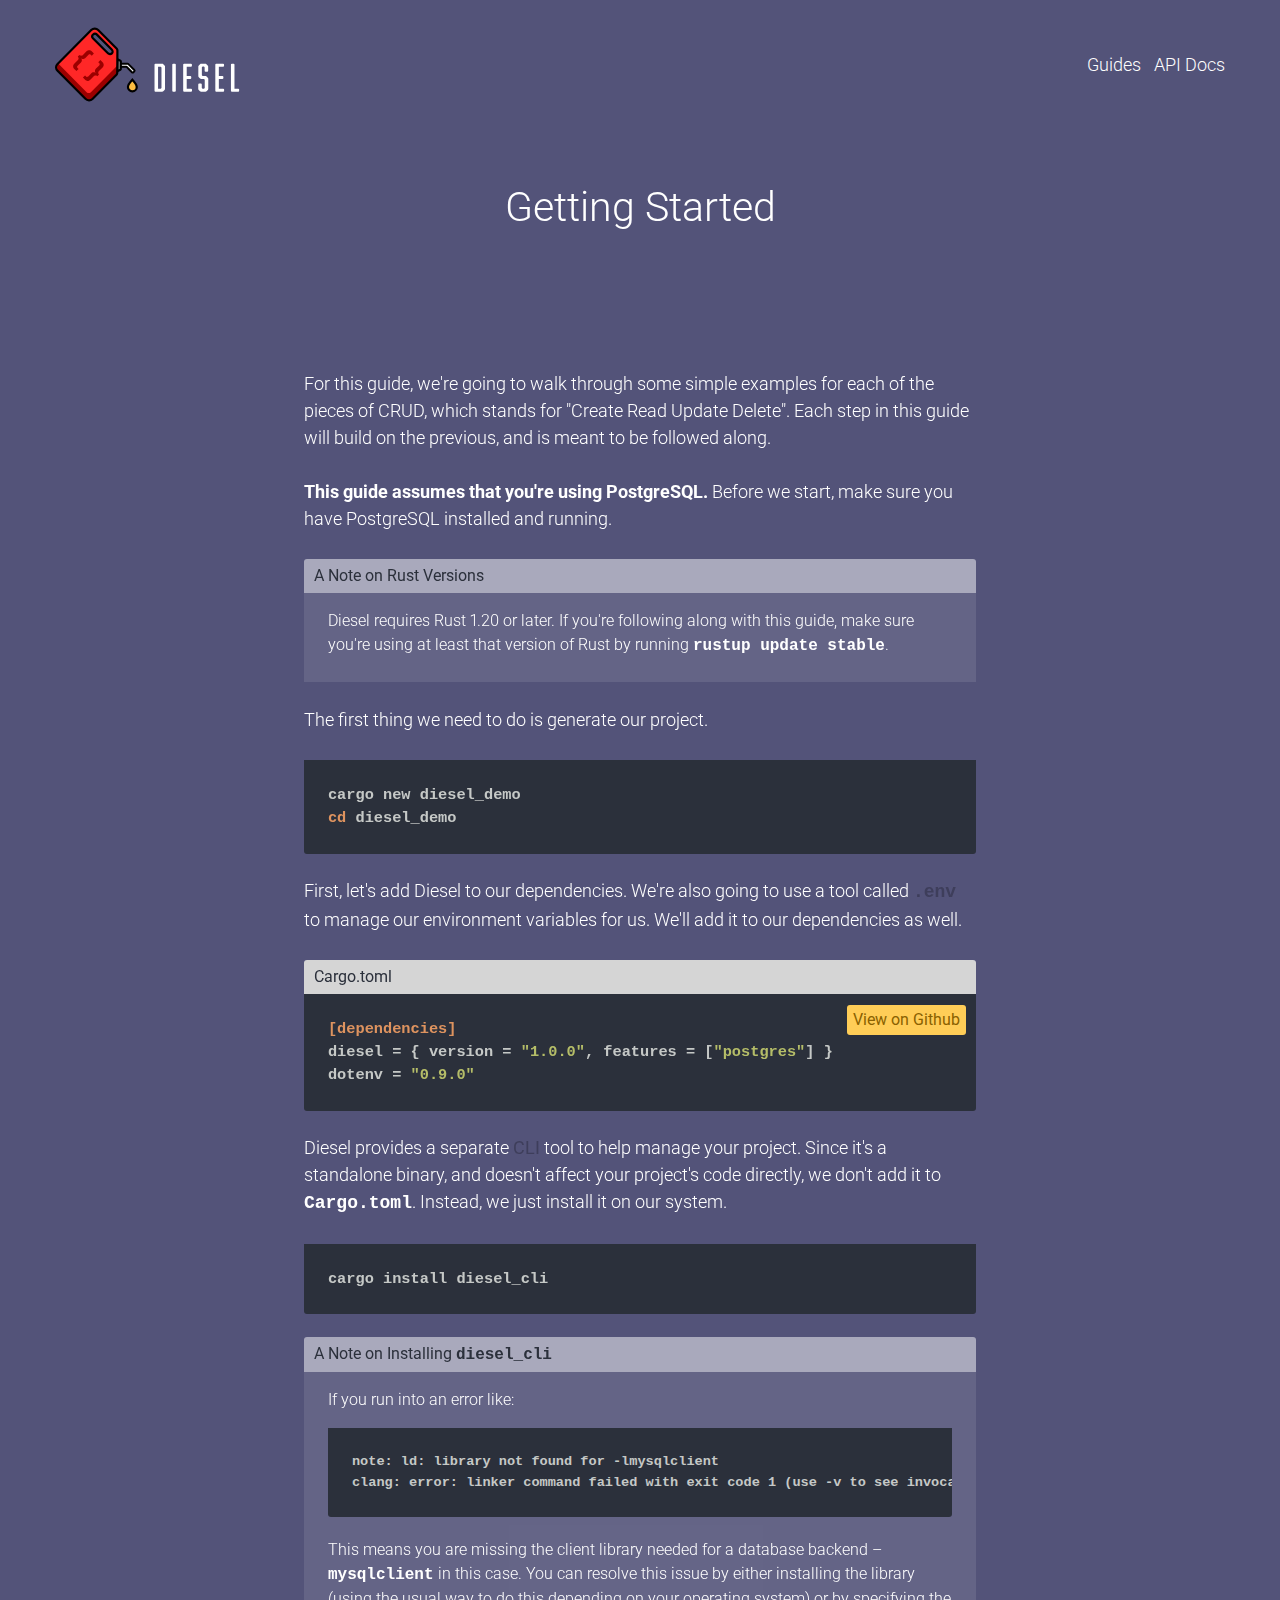
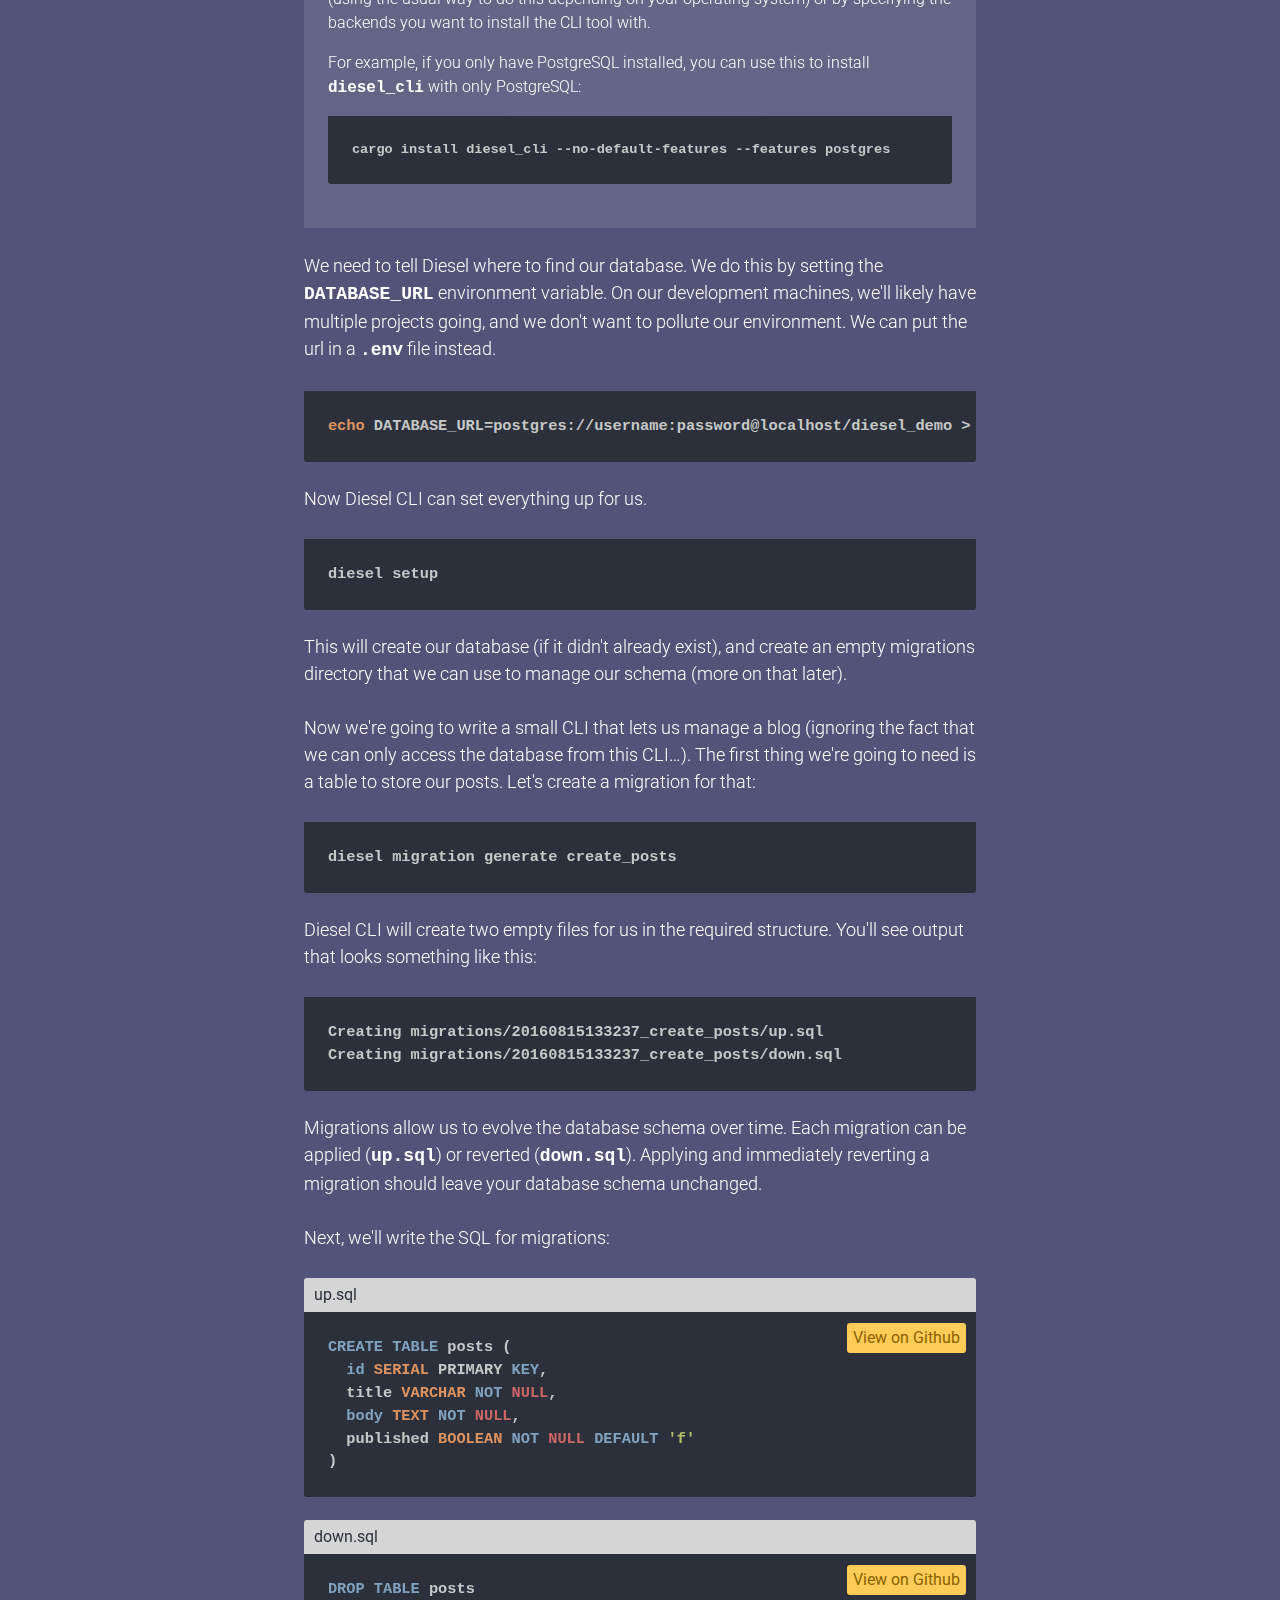
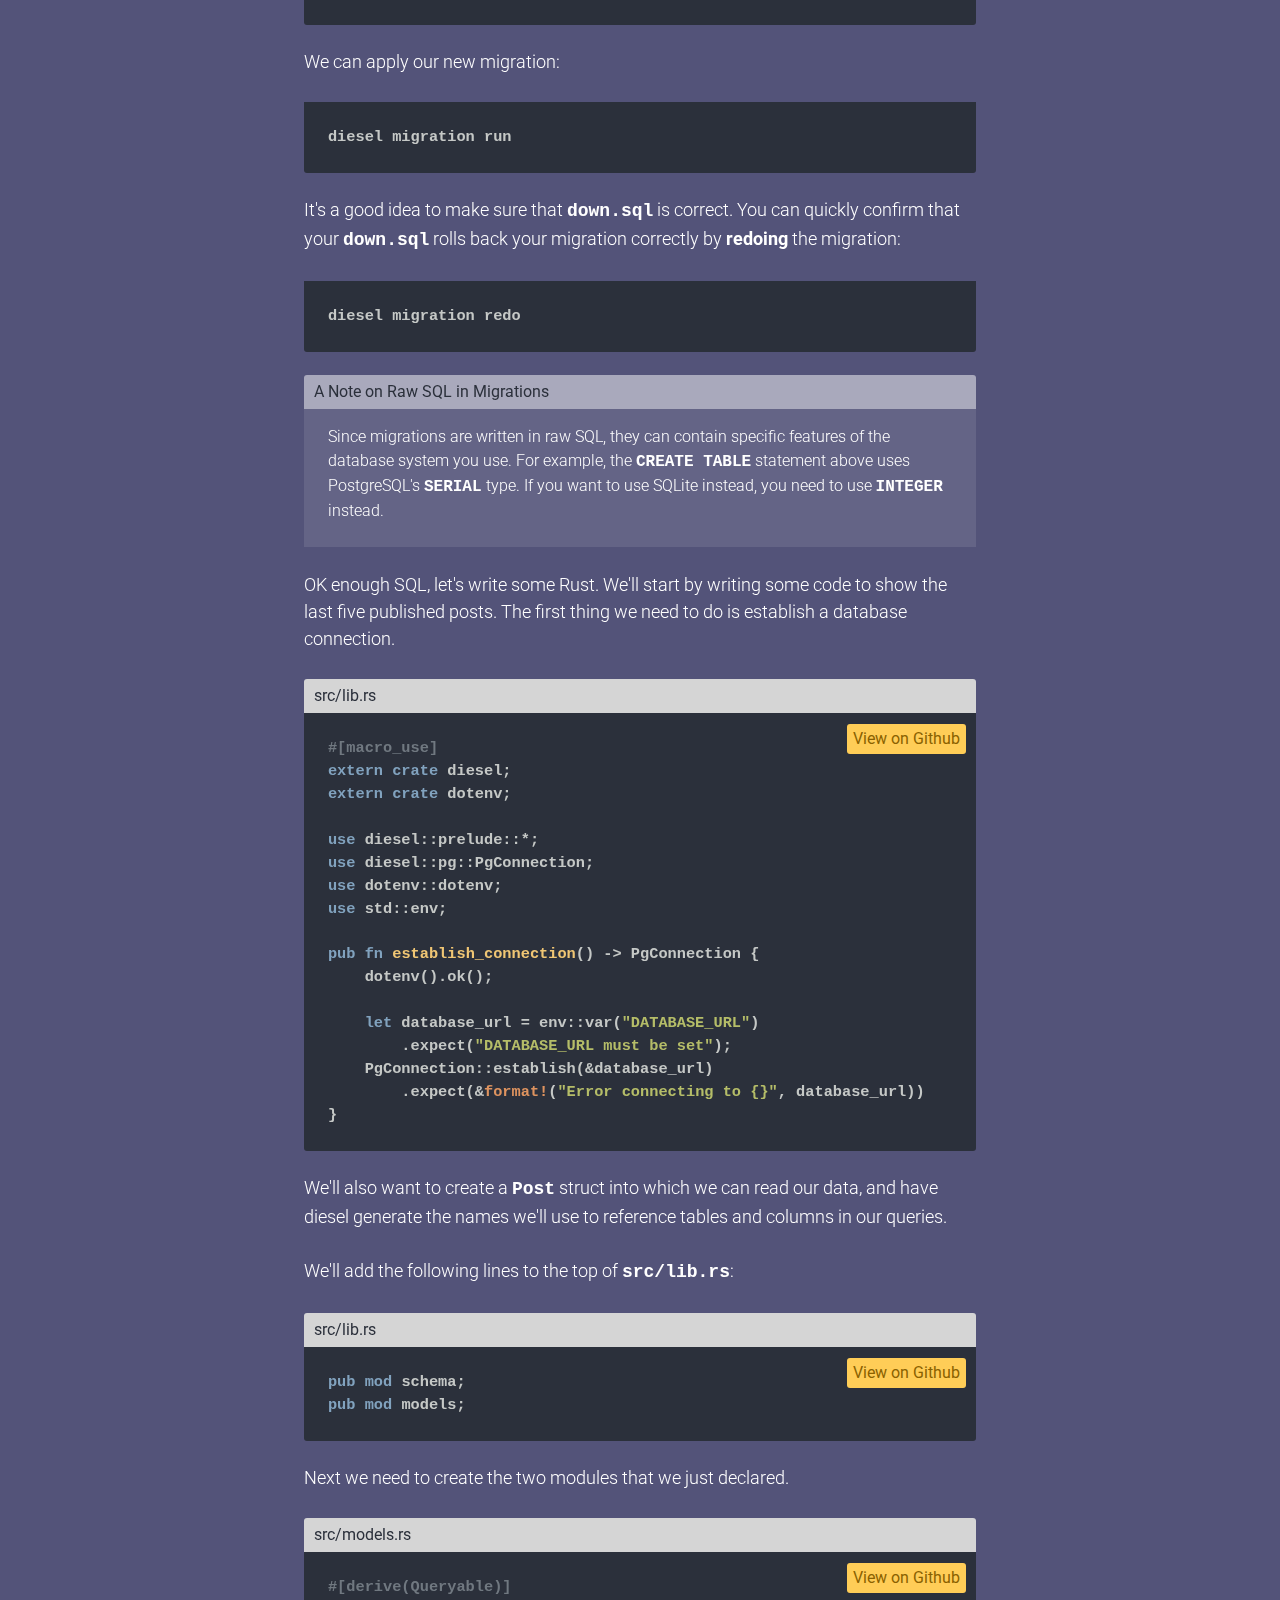
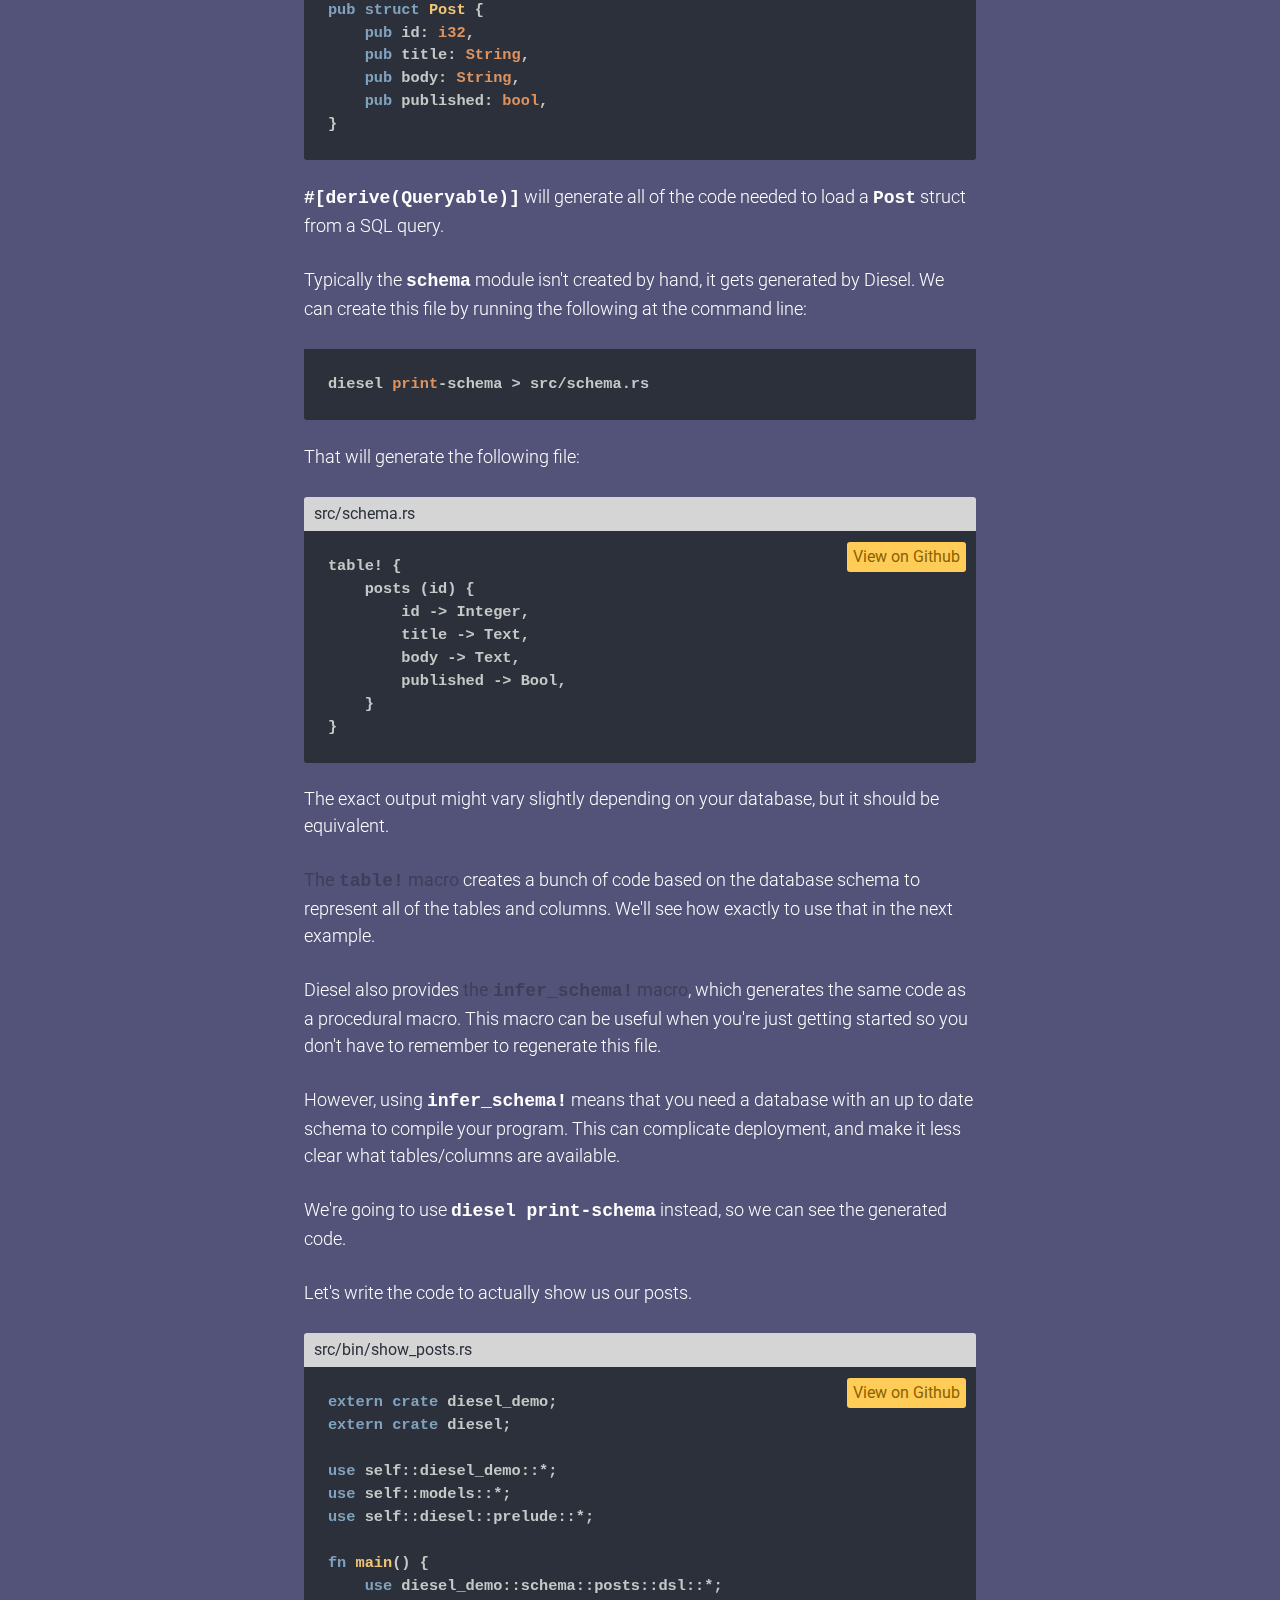
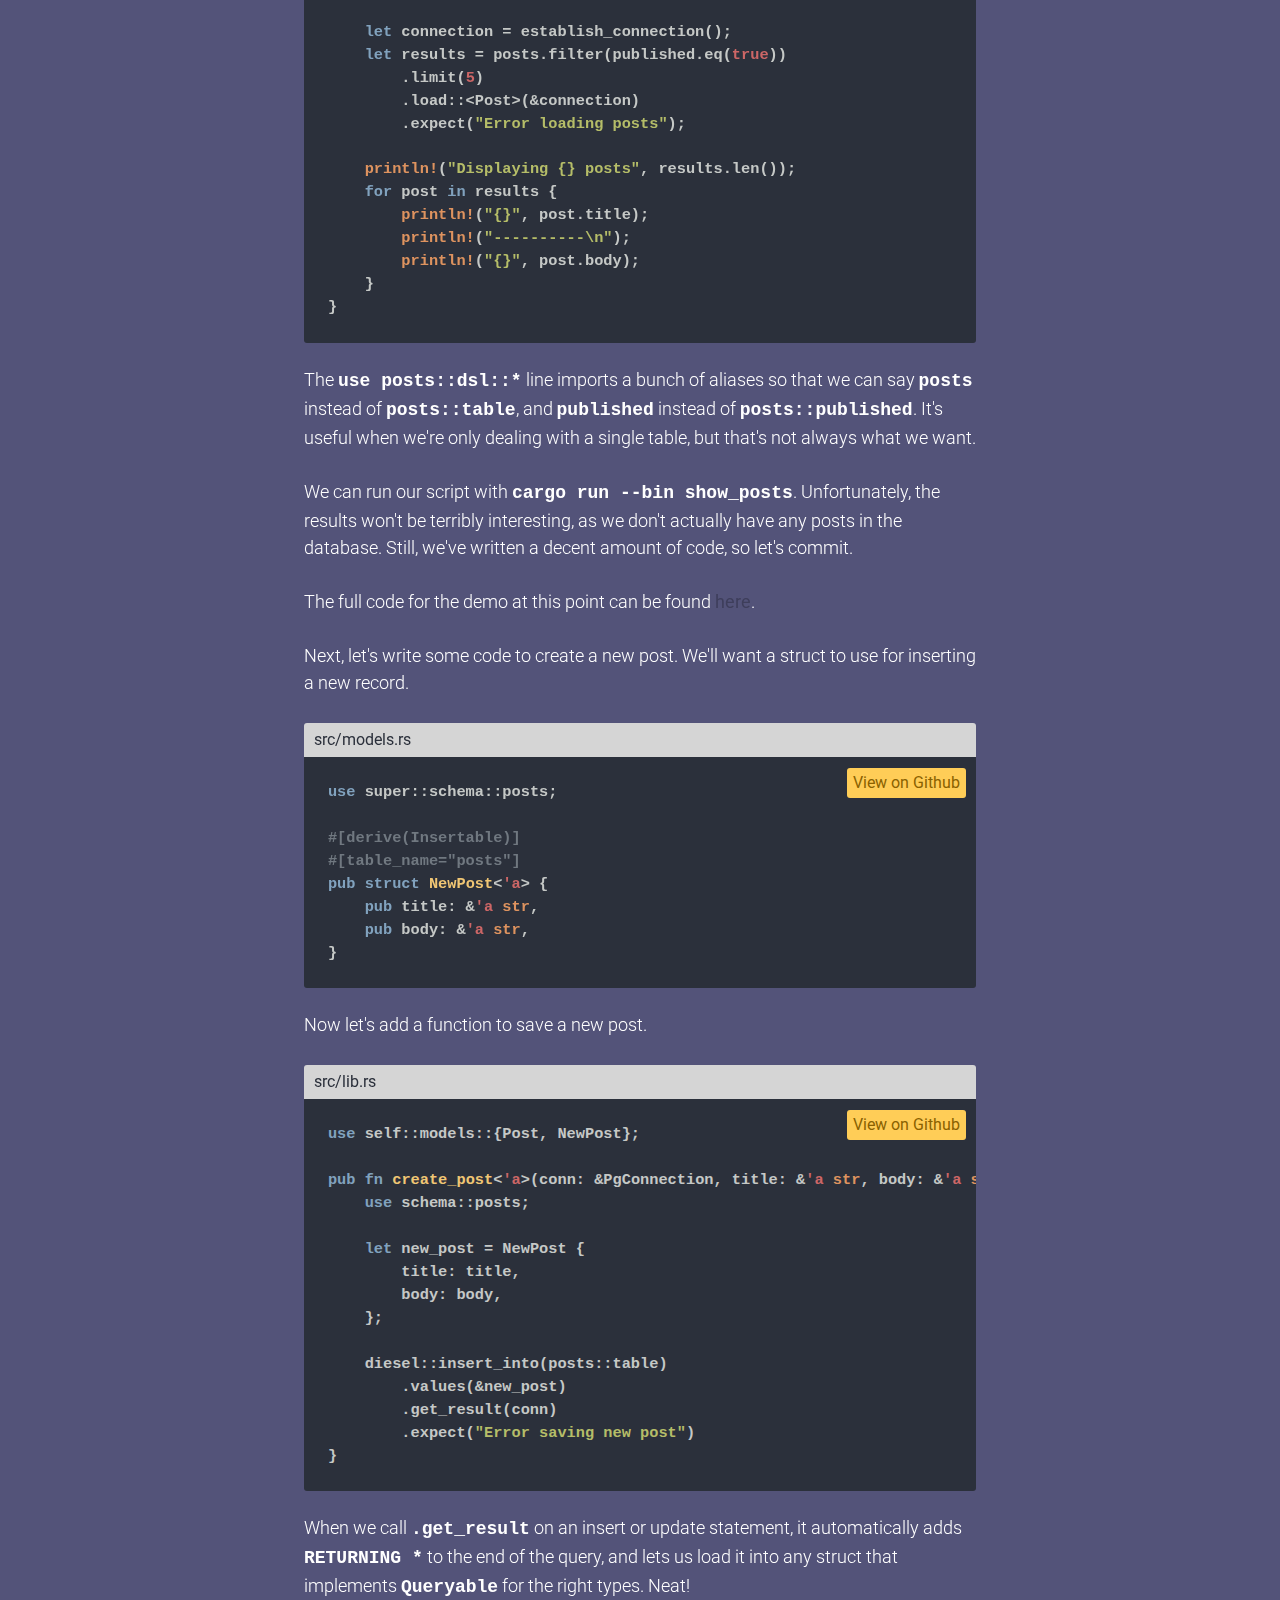
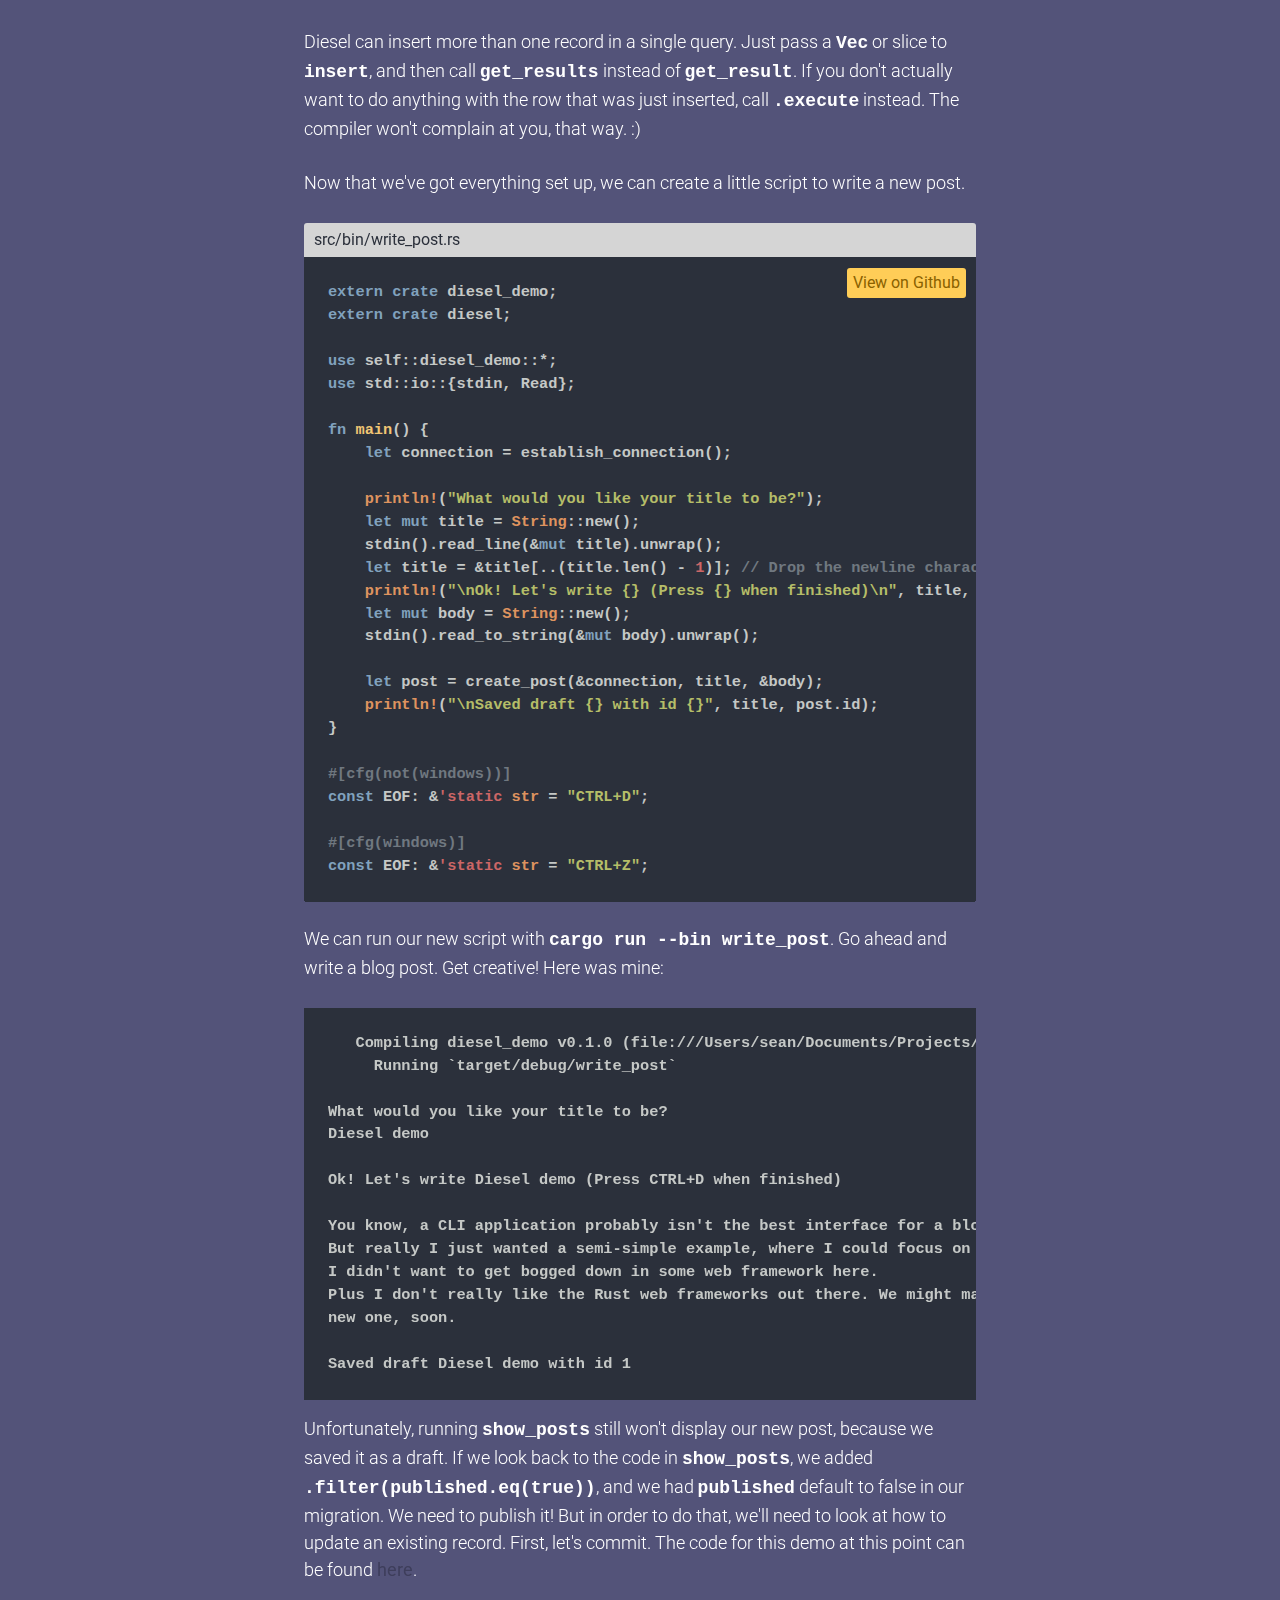
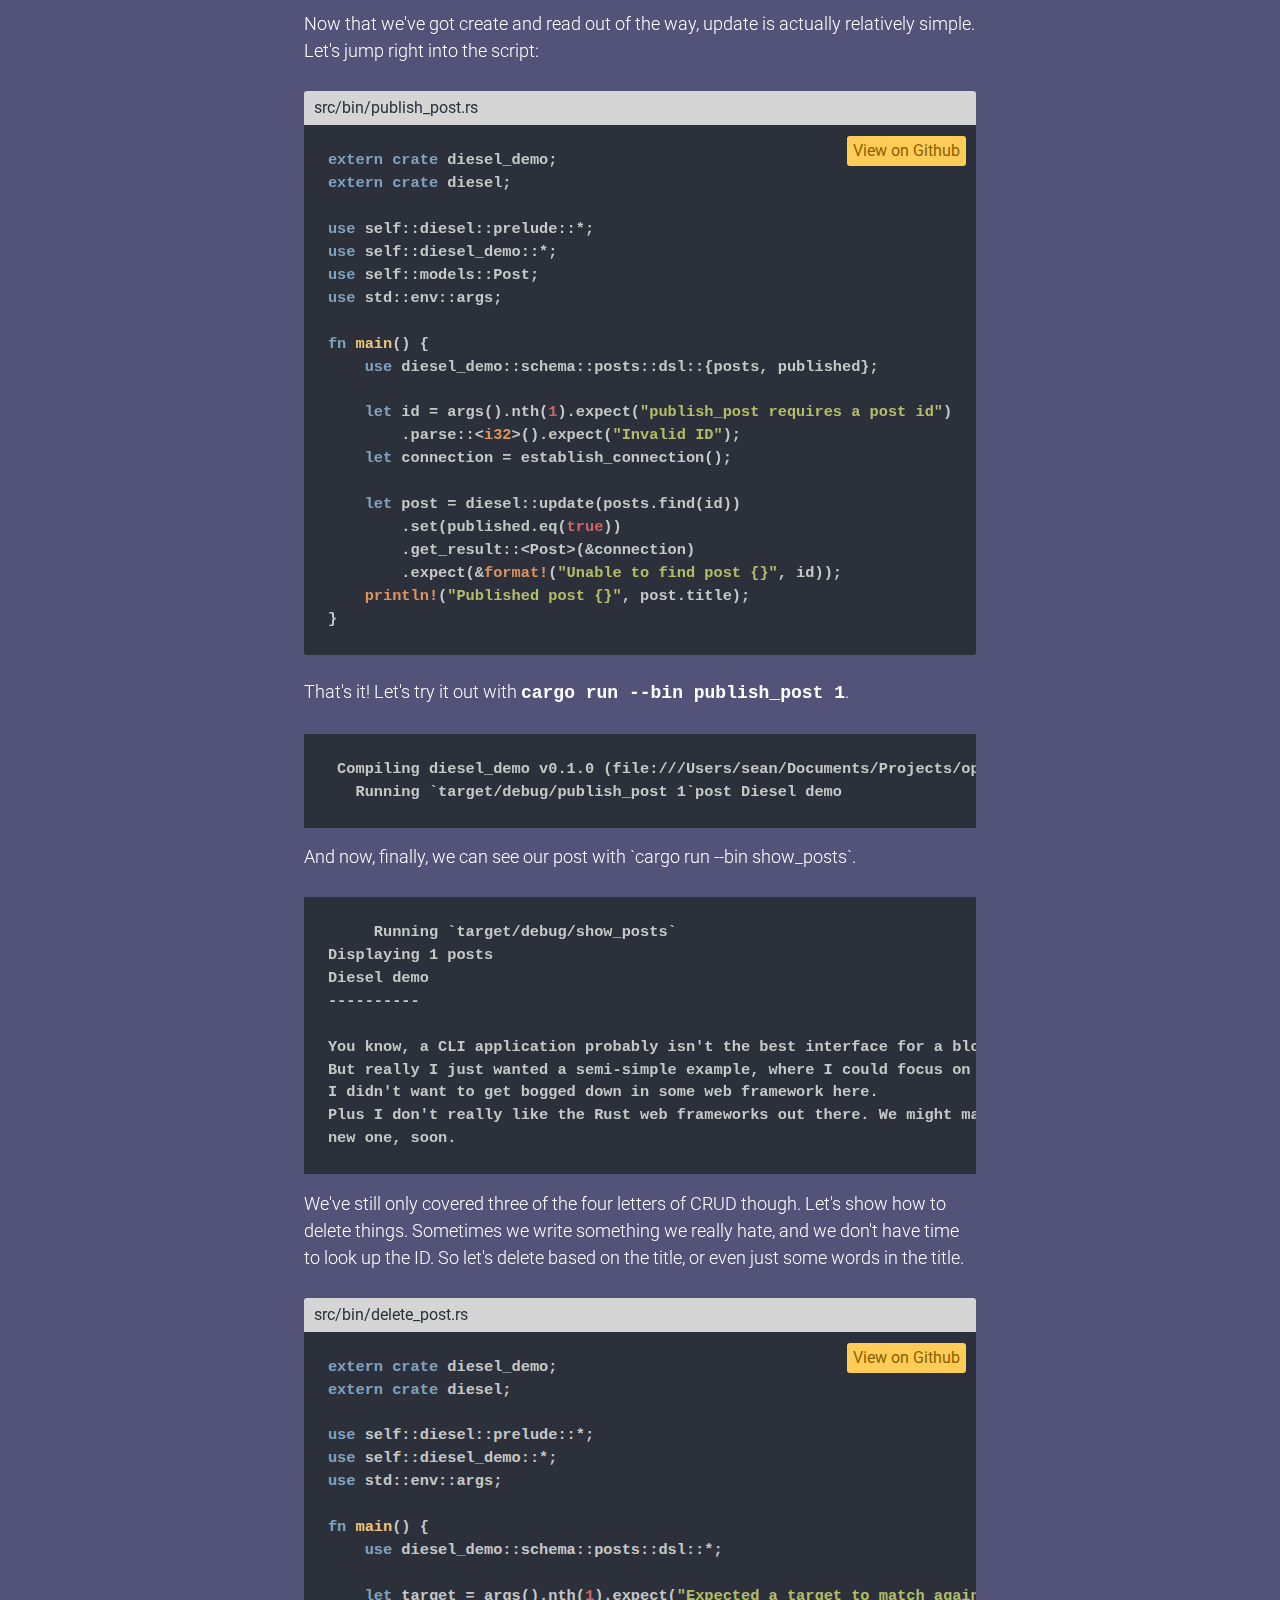
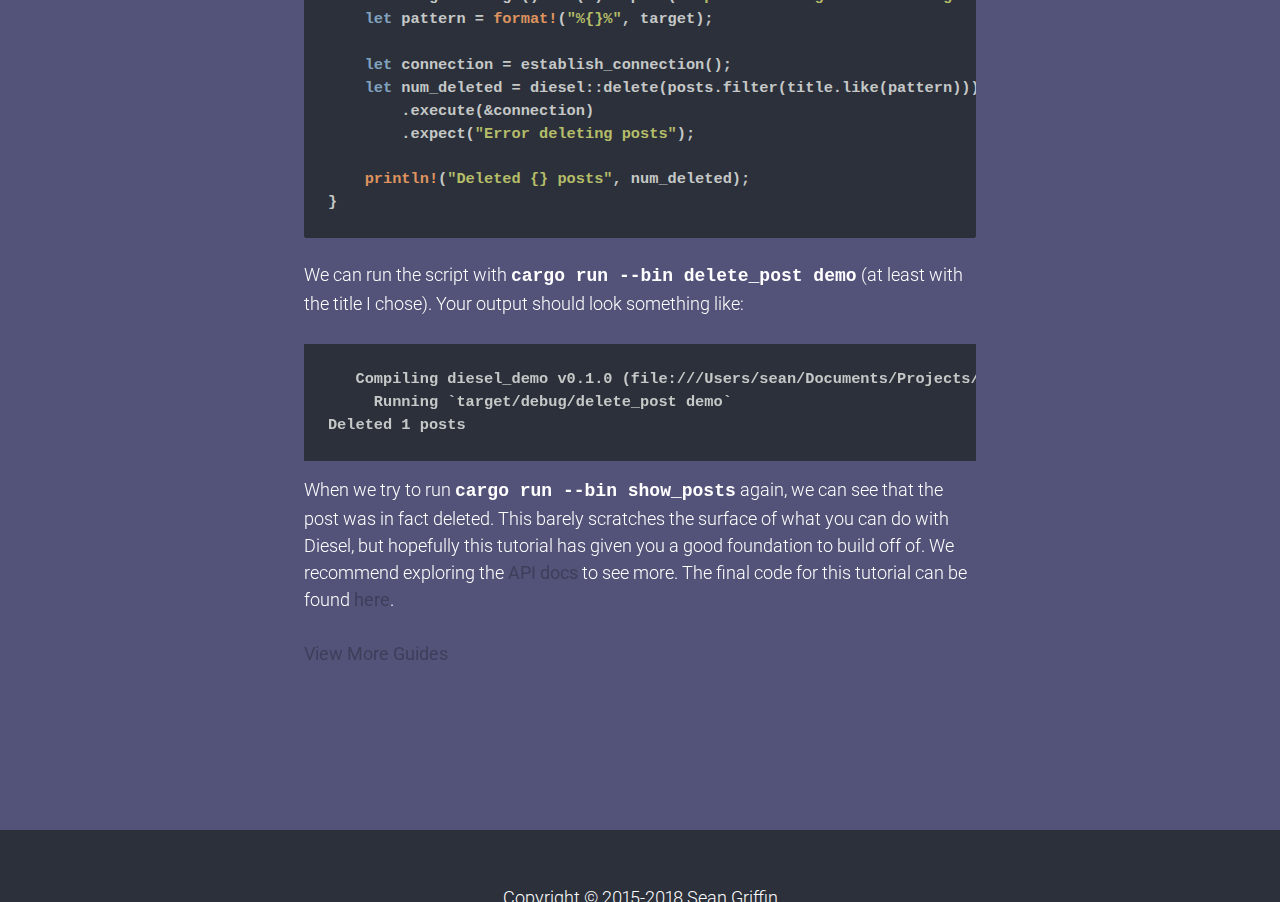
<file: views/guides/getting-started/index.html>
<!DOCTYPE html><html><head><meta charset="utf-8" /><meta ,="" content="IE=edge,chrom=1" http-equiv="X-UA-Compatible" /><meta content="width=device-width, initial-scale=1" name="viewport" /><title>Diesel</title><link href="https://fonts.googleapis.com/css?family=Roboto:400,300,300italic,400italic,100" rel="stylesheet" type="text/css" /><link href="http://diesel.rs/views/guides/getting-started/" rel="canonical" /><link href="../../../assets/stylesheets/application.css" rel="stylesheet" /><link href="../../../assets/stylesheets/hybrid.css" rel="stylesheet" /></head><body class="views views_guides views_guides_getting-started views_guides_getting-started_index"><header class="main-header"><div class="content-wrapper"><h1><a href="/"><svg class='logo' height='76px' version='1.1' viewBox='0 0 187 76' width='187px' xmlns:sketch='http://www.bohemiancoding.com/sketch/ns' xmlns:xlink='http://www.w3.org/1999/xlink' xmlns='http://www.w3.org/2000/svg'>
<g fill-rule='evenodd' fill='none' id='Page-1' sketch:type='MSPage' stroke-width='1' stroke='none'>
<g id='Desktop-HD' sketch:type='MSArtboardGroup' transform='translate(-119.000000, -30.000000)'>
<g id='logo' sketch:type='MSLayerGroup' transform='translate(119.000000, 31.000000)'>
<g id='mark' sketch:type='MSShapeGroup' transform='translate(0.130247, 0.315216)'>
<g id='drop' transform='translate(72.929204, 51.710843)'>
<path d='M9.7807837,7.73987977 C9.7807837,10.2104926 7.78625402,12.2130607 5.3255584,12.2130607 C2.86486278,12.2130607 0.870333101,10.2104926 0.870333101,7.73987977 C0.870333101,5.26926692 5.3255584,0.395873804 5.3255584,0.395873804 C5.3255584,0.395873804 9.7807837,5.26926692 9.7807837,7.73987977' fill='#FDBD41' id='drop-fill'></path>
<path d='M9.7807837,7.73987977 C9.7807837,10.2104926 7.78625402,12.2130607 5.3255584,12.2130607 C2.86486278,12.2130607 0.870333101,10.2104926 0.870333101,7.73987977 C0.870333101,5.26926692 5.3255584,0.395873804 5.3255584,0.395873804 C5.3255584,0.395873804 9.7807837,5.26926692 9.7807837,7.73987977 L9.7807837,7.73987977 Z' id='drop-stroke' stroke-width='2.235' stroke='#000000'></path>
</g>
<g id='can'>
<path d='M79.275823,44.6326234 L80.2209163,43.6799527 C80.6090126,43.2880312 80.6090126,42.6541735 80.219415,42.2637594 L74.2643514,36.3027842 C74.0774346,36.1143604 73.8229575,36.0299465 73.5579711,36.0299465 L64.1791025,36.0299465 L64.1791025,39.0447273 L72.1842454,39.0447273 C72.4499825,39.0447273 72.7044595,39.2934467 72.892127,39.4826242 L77.8608104,44.5617761 C78.2511587,44.9544513 78.8854747,45.0260523 79.275823,44.6326234' fill='#FFFFFF' id='nozzle-fill'></path>
<path d='M79.275823,44.6326234 L80.2209163,43.6799527 C80.6090126,43.2880312 80.6090126,42.6541735 80.219415,42.2637594 L74.2643514,36.3027842 C74.0774346,36.1143604 73.8229575,36.0299465 73.5579711,36.0299465 L64.1791025,36.0299465 L64.1791025,39.0447273 L72.1842454,39.0447273 C72.4499825,39.0447273 72.7044595,39.2934467 72.892127,39.4826242 L77.8608104,44.5617761 C78.2511587,44.9544513 78.8854747,45.0260523 79.275823,44.6326234 L79.275823,44.6326234 Z' id='nozzle-stroke' stroke-width='2' stroke='#000000'></path>
<path d='M62.9549102,43.5800881 L63.0967868,31.4757433 L66.1257395,32.9755967 C66.3952299,33.123321 66.5626293,33.4082178 66.5596266,33.7164791 L66.495069,41.2926232 C66.4920663,41.6016382 66.320163,41.8835202 66.0476698,42.0259686 L62.9549102,43.5800881 Z' fill='#9B9B9B' id='attachement-fill'></path>
<path d='M62.9549102,43.5800881 L63.0967868,31.4757433 L66.1257395,32.9755967 C66.3952299,33.123321 66.5626293,33.4082178 66.5596266,33.7164791 L66.495069,41.2926232 C66.4920663,41.6016382 66.320163,41.8835202 66.0476698,42.0259686 L62.9549102,43.5800881 L62.9549102,43.5800881 Z' id='attachment-stroke' stroke-width='2.235' stroke='#000000'></path>
<path d='M57.3441789,25.3100644 C56.3690588,26.2891144 54.5156551,26.2793164 53.5232696,25.2829314 L38.2891765,9.98744111 C37.2967911,8.99105607 37.3838688,7.22665562 38.3582382,6.24760556 L38.5271389,6.07802415 C39.5022589,5.09972779 41.0936789,5.17886578 42.0860644,6.17525083 L57.3201575,21.4707411 C58.3125429,22.4671261 58.4881997,24.1614329 57.5130796,25.140483 L57.3441789,25.3100644 Z M62.9742024,45.1367701 L63.179886,22.3812049 C63.1783846,21.6380614 62.9066422,20.8843662 62.384176,20.3590407 L43.748798,1.64931119 C41.7662791,-0.341197814 38.467836,-0.295222407 36.485317,1.6952866 L2.35686493,35.9612849 C0.373595307,37.9517939 0.591289551,40.9997372 2.57380851,42.9902462 L30.81776,71.3480279 C32.8002789,73.3385369 35.853253,73.5744435 37.835772,71.5839345 L62.1732378,47.1483826 C62.6994573,46.6200423 62.9764544,45.8844358 62.9742024,45.1367701 L62.9742024,45.1367701 Z' fill='#FF2727' id='red-fill'></path>
<path d='M62.8151162,44.3834657 L62.8670115,37.9165376 L36.2319575,64.7024784 C35.0391186,65.9020746 33.1054561,65.9020746 31.9126172,64.7024784 L2.35413024,34.9765434 L2.1187213,35.213286 C0.107591965,37.2350519 0.107591965,40.5441526 2.1187213,42.5659185 L30.2985994,70.9054348 C32.3089767,72.9279572 35.599437,72.9279572 37.6098142,70.9054348 L61.9938173,46.3832971 C62.5210431,45.8530846 62.8166204,45.1337807 62.8151162,44.3834657' fill='#9B0000' id='shadow'></path>
<path d='M57.4628598,25.4292236 C56.4877397,26.4082737 54.5149795,26.2793918 53.522594,25.2830067 L38.2885009,9.98676279 C37.2961155,8.99037774 37.5025496,7.34581483 38.4769191,6.36676477 L38.6458198,6.19718336 C39.6209398,5.218887 41.0930033,5.17818745 42.0853888,6.1745725 L57.3202325,21.4700627 C58.312618,22.4664478 58.6068806,24.2805921 57.6317605,25.2596422 L57.4628598,25.4292236 L57.4628598,25.4292236 Z M63.1199074,22.4400685 C63.1184061,21.6976787 62.7881114,21.0027717 62.2648945,20.4781999 L43.6295166,1.76771671 C41.6469976,-0.222792299 38.5865168,-0.176063197 36.6039979,1.81444581 L2.47554583,36.0804441 C0.492276204,38.0709531 0.472008119,41.1181427 2.45452708,43.1086517 L30.6984785,71.4671871 C32.6809975,73.4576961 35.8533281,73.5745188 37.835847,71.5840098 L62.1733128,47.148458 C62.6995324,46.6201176 62.9757788,45.8837574 62.9742775,45.1368455 L63.1199074,22.4400685 Z' id='black-stroke' stroke-width='2.235' stroke='#000000'></path>
<path d='M31.379261,48.8214352 C31.6119686,49.0550807 31.8424242,49.195268 32.0683759,49.2404897 C32.2950781,49.2864651 32.5157751,49.2796819 32.7289653,49.2208937 C32.9429062,49.1628591 33.1440857,49.0580955 33.3317531,48.9088638 C33.5194206,48.7588785 33.6845679,48.6134153 33.8264445,48.4702132 L36.9349682,45.3491614 C37.3493379,44.9331217 37.7637077,44.6663136 38.1788281,44.5494908 C38.5924471,44.4319144 38.9812941,44.3934759 39.3438676,44.4319144 C39.7064411,44.4718602 40.0337332,44.5660721 40.3249931,44.7160575 C40.6162529,44.8652891 40.8399525,45.0047227 40.9953412,45.135112 L41.0538934,45.0763238 C40.9240276,44.9195552 40.7814003,44.6994762 40.6267623,44.413072 C40.470623,44.1274215 40.3730359,43.8018252 40.3347518,43.4377904 C40.2957169,43.0737557 40.3475131,42.6705287 40.4901404,42.2281097 C40.632017,41.7864443 40.943545,41.3244291 41.4224723,40.8435716 L44.3756073,37.8785347 C44.530996,37.7225198 44.6826313,37.5506773 44.8327652,37.3622535 C44.9813979,37.173076 45.0849903,36.9718394 45.1427919,36.7570362 C45.2013441,36.5429868 45.2073495,36.3221541 45.1623093,36.0937845 C45.1165184,35.8669222 44.9776445,35.6355378 44.7449369,35.4018923 L43.6962511,34.3482264 L45.8716922,32.1640177 L48.3383932,34.6406601 C48.5590902,34.8622465 48.752763,35.1682468 48.9216637,35.5579072 C49.0898137,35.9475676 49.1866501,36.3703906 49.2129236,36.8256225 C49.2384463,37.2808544 49.1701354,37.7586972 49.0087414,38.2591508 C48.8473474,38.7596044 48.5455781,39.2314176 48.1056856,39.6730829 L44.4529263,43.3405638 C44.1293876,43.6654064 43.9184494,44.0068303 43.8223637,44.3640818 C43.7240259,44.722087 43.6985032,45.0597425 43.744294,45.3785556 C43.7893342,45.6973686 43.8861706,45.9898024 44.0355539,46.2566105 C44.1841865,46.5226649 44.3365725,46.7344532 44.4919611,46.8904681 L42.8022034,48.587036 C42.6468148,48.4310211 42.4358765,48.278021 42.1708901,48.1287893 C41.905153,47.978804 41.6198985,47.8755477 41.3158772,47.8167595 C41.0111053,47.7579713 40.6905692,47.7677693 40.3542692,47.8461536 C40.0172184,47.9237842 39.7004358,48.112208 39.4024199,48.411425 L35.6333068,52.1957286 C35.1934143,52.637394 34.723495,52.9403794 34.2250502,53.1024239 C33.7258548,53.2652221 33.2499301,53.3330546 32.7972762,53.307429 C32.3438717,53.2818034 31.9227459,53.183823 31.5346496,53.0149953 C31.1458027,52.8454138 30.8417814,52.6509605 30.6210845,52.4293741 L28.1543835,49.9527317 L30.3298246,47.7677693 L31.379261,48.8214352 Z' fill='#9B0000' id='Fill-19'></path>
<path d='M36.07958,26.7010842 C35.8461217,26.466685 35.615666,26.3272514 35.3897144,26.2820297 C35.1622615,26.2360543 34.9423152,26.2428376 34.729125,26.3016258 C34.5151841,26.3596603 34.3147552,26.4636703 34.1270878,26.6136556 C33.9386697,26.7636409 33.767517,26.9158874 33.6121283,27.0719023 L30.6589933,30.0369392 C30.180066,30.5177967 29.7191547,30.8298265 29.2800129,30.9722749 C28.8393697,31.1162307 28.4377613,31.1682356 28.0751878,31.1290435 C27.7126143,31.090605 27.3883249,30.9926247 27.1045718,30.8366098 C26.8185666,30.6805949 26.599371,30.5373928 26.4439823,30.4070035 L26.3854301,30.4657917 C26.5145453,30.6218066 26.6534192,30.8464078 26.8028025,31.1388415 C26.9514351,31.4312753 27.0452688,31.7598864 27.0843037,32.1231675 C27.1233385,32.4879559 27.0843037,32.87837 26.9679499,33.2936561 C26.8508454,33.7096958 26.5858589,34.1264893 26.1714892,34.542529 L23.0629655,37.6628271 C22.9203383,37.8060292 22.7747083,37.9718422 22.6260757,38.160266 C22.4774431,38.3486898 22.3731,38.5506801 22.3152984,38.7654832 C22.2567462,38.9795326 22.2499901,39.2003653 22.295781,39.428735 C22.3408212,39.6555972 22.4804458,39.8869816 22.7139041,40.1206272 L23.7625898,41.1735393 L21.586398,43.3585017 L19.119697,40.8818593 C18.8990001,40.6602729 18.7053273,40.3542727 18.5364266,39.9646122 C18.3682766,39.5749518 18.2706895,39.1521288 18.2451667,38.6968969 C18.2196439,38.241665 18.2872042,37.7638223 18.4493489,37.2633687 C18.6107429,36.7621614 18.9125122,36.2911019 19.3524047,35.8486828 L23.1215178,32.0651329 C23.4195337,31.7659159 23.6064505,31.4471029 23.6852708,31.1094474 C23.7625898,30.771792 23.7723485,30.4499641 23.7137962,30.1432102 C23.655244,29.8379636 23.5516516,29.5515595 23.4030189,29.2855051 C23.2543863,29.018697 23.1087564,28.8144456 22.9661291,28.6712435 L24.6566375,26.9739219 C24.7985141,27.117124 25.0019456,27.2633409 25.2676827,27.4133262 C25.5334199,27.5625578 25.8246797,27.6605382 26.1422131,27.7050062 C26.4597464,27.7517353 26.7960465,27.725356 27.1526146,27.6273756 C27.5076814,27.530149 27.8484855,27.3191143 28.1720242,26.993518 L31.8247835,23.3267909 C32.264676,22.8843718 32.7345953,22.58214 33.2330401,22.4200955 C33.7314848,22.2572974 34.2074095,22.1894648 34.660814,22.2150904 C35.1142186,22.2407161 35.5353444,22.3386965 35.9234406,22.5075242 C36.3115369,22.6771056 36.6163089,22.871559 36.8370058,23.0931453 L39.3037068,25.5697878 L37.1282657,27.7539964 L36.07958,26.7010842 Z' fill='#9B0000' id='Fill-21'></path>
</g>
</g>
<path d='M100.843301,63.5962709 C100.843301,64.1939346 101.179487,64.5301205 101.77715,64.5301205 L108.575575,64.5301205 C109.061177,64.5301205 109.397363,64.3807046 109.733549,64.0445187 L111.003584,62.7744833 C111.33977,62.4382975 111.489186,62.1021116 111.489186,61.6165099 L111.489186,39.0547046 C111.489186,38.5691028 111.33977,38.2329169 111.003584,37.8967311 L109.733549,36.6266957 C109.397363,36.2905099 109.061177,36.1410939 108.575575,36.1410939 L101.77715,36.1410939 C101.179487,36.1410939 100.843301,36.4772798 100.843301,37.0749435 L100.843301,63.5962709 Z M107.156124,61.4670939 L104.429283,61.4670939 L104.429283,39.2041205 L107.156124,39.2041205 L107.903204,39.9512001 L107.903204,60.7200143 L107.156124,61.4670939 Z M122.428469,37.0749435 C122.428469,36.4772798 122.092283,36.1410939 121.494619,36.1410939 L119.776336,36.1410939 C119.178673,36.1410939 118.842487,36.4772798 118.842487,37.0749435 L118.842487,63.5962709 C118.842487,64.1939346 119.178673,64.5301205 119.776336,64.5301205 L121.494619,64.5301205 C122.092283,64.5301205 122.428469,64.1939346 122.428469,63.5962709 L122.428469,37.0749435 Z M138.821434,62.4009435 C138.821434,61.8032798 138.485248,61.4670939 137.887584,61.4670939 L133.479814,61.4670939 L133.479814,51.6803506 L137.140504,51.6803506 C137.738168,51.6803506 138.074354,51.3441647 138.074354,50.746501 L138.074354,49.5511736 C138.074354,48.9535099 137.738168,48.617324 137.140504,48.617324 L133.479814,48.617324 L133.479814,39.2041205 L137.812876,39.2041205 C138.41054,39.2041205 138.746726,38.8679346 138.746726,38.2702709 L138.746726,37.0749435 C138.746726,36.4772798 138.41054,36.1410939 137.812876,36.1410939 L130.827681,36.1410939 C130.230018,36.1410939 129.893832,36.4772798 129.893832,37.0749435 L129.893832,63.5962709 C129.893832,64.1939346 130.230018,64.5301205 130.827681,64.5301205 L137.887584,64.5301205 C138.485248,64.5301205 138.821434,64.1939346 138.821434,63.5962709 L138.821434,62.4009435 Z M155.214398,39.0547046 C155.214398,38.5691028 155.064982,38.2329169 154.728796,37.8967311 L153.458761,36.6266957 C153.122575,36.2905099 152.786389,36.1410939 152.300788,36.1410939 L148.154496,36.1410939 C147.668894,36.1410939 147.332708,36.2905099 146.996522,36.6266957 L145.726487,37.8967311 C145.390301,38.2329169 145.240885,38.5691028 145.240885,39.0547046 L145.240885,48.76674 C145.240885,49.2523417 145.390301,49.5885276 145.726487,49.9247134 L146.996522,51.1947488 C147.332708,51.5309346 147.668894,51.6803506 148.154496,51.6803506 L150.993398,51.6803506 L151.740478,52.4274302 L151.740478,60.7947223 L150.993398,61.5418019 L149.499239,61.5418019 L148.752159,60.7947223 L148.752159,57.2834479 C148.752159,56.6857842 148.415973,56.3495984 147.81831,56.3495984 L146.100027,56.3495984 C145.502363,56.3495984 145.166177,56.6857842 145.166177,57.2834479 L145.166177,61.6165099 C145.166177,62.1021116 145.315593,62.4382975 145.651779,62.7744833 L146.921814,64.0445187 C147.258,64.3807046 147.594186,64.5301205 148.079788,64.5301205 L152.41285,64.5301205 C152.898451,64.5301205 153.234637,64.3807046 153.570823,64.0445187 L154.840858,62.7744833 C155.177044,62.4382975 155.32646,62.1021116 155.32646,61.6165099 L155.32646,51.5309346 C155.32646,51.0453329 155.177044,50.709147 154.840858,50.3729612 L153.570823,49.1029258 C153.234637,48.76674 152.898451,48.617324 152.41285,48.617324 L149.573947,48.617324 L148.826867,47.8702444 L148.826867,39.8764922 L149.573947,39.1294125 L150.881336,39.1294125 L151.628416,39.8764922 L151.628416,43.4251205 C151.628416,44.0227842 151.964602,44.35897 152.562265,44.35897 L154.280549,44.35897 C154.878212,44.35897 155.214398,44.0227842 155.214398,43.4251205 L155.214398,39.0547046 Z M171.383239,62.4009435 C171.383239,61.8032798 171.047053,61.4670939 170.449389,61.4670939 L166.041619,61.4670939 L166.041619,51.6803506 L169.70231,51.6803506 C170.299973,51.6803506 170.636159,51.3441647 170.636159,50.746501 L170.636159,49.5511736 C170.636159,48.9535099 170.299973,48.617324 169.70231,48.617324 L166.041619,48.617324 L166.041619,39.2041205 L170.374681,39.2041205 C170.972345,39.2041205 171.308531,38.8679346 171.308531,38.2702709 L171.308531,37.0749435 C171.308531,36.4772798 170.972345,36.1410939 170.374681,36.1410939 L163.389487,36.1410939 C162.791823,36.1410939 162.455637,36.4772798 162.455637,37.0749435 L162.455637,63.5962709 C162.455637,64.1939346 162.791823,64.5301205 163.389487,64.5301205 L170.449389,64.5301205 C171.047053,64.5301205 171.383239,64.1939346 171.383239,63.5962709 L171.383239,62.4009435 Z M181.874274,61.4670939 L181.874274,37.0749435 C181.874274,36.4772798 181.538088,36.1410939 180.940425,36.1410939 L179.222142,36.1410939 C178.624478,36.1410939 178.288292,36.4772798 178.288292,37.0749435 L178.288292,63.5962709 C178.288292,64.1939346 178.624478,64.5301205 179.222142,64.5301205 L185.684381,64.5301205 C186.282044,64.5301205 186.61823,64.1939346 186.61823,63.5962709 L186.61823,62.4009435 C186.61823,61.8032798 186.282044,61.4670939 185.684381,61.4670939 L181.874274,61.4670939 Z' fill='#FFFFFF' id='DIESEL' sketch:type='MSShapeGroup'></path>
</g>
</g>
</g>
</svg>
</a></h1><nav class="header-nav"><ul><li class="nav-item"><a href="/guides">Guides</a></li><li class="nav-item"><a href="http://docs.diesel.rs">API Docs</a></li></ul></nav></div></header><section class="banner"><div class="content-wrapper"><div class="banner-wrapper"><h2 class="banner__heading">Getting Started</h2></div></div></section><main><section class="demo"><div class="content-wrapper"><div class="guide-wrapper"><p>For this guide, we're going to walk through some simple examples for
each of the pieces of CRUD, which stands for "Create Read Update
Delete". Each step in this guide will build on the previous, and is
meant to be followed along.</p>

<p><strong>This guide assumes that you're using PostgreSQL.</strong> Before we start,
make sure you have PostgreSQL installed and running.</p>
<aside class="aside aside--note"><header class="aside__header">A Note on Rust Versions</header><div class="aside__text"><p>Diesel requires Rust 1.20 or later. If you're following
along with this guide, make sure you're using at least that
version of Rust by running <code>rustup update stable</code>.</p>
</div></aside><p>The first thing we need to do is generate our project.</p>
<div class="demo__example"><div class="demo__example-browser"><pre class="demo__example-snippet"><code>cargo new diesel_demo
cd diesel_demo</code></pre></div></div><p>First, let's add Diesel to our dependencies. We're also going to use a
tool called <a href="https://github.com/slapresta/rust-dotenv"><code>.env</code></a> to manage our environment variables
for us. We'll add it to our dependencies as well.</p>

<div class="demo__example"><div class="demo__example-browser"><div class="browser-bar">Cargo.toml</div><a class="btn-demo-example" href="https://github.com/diesel-rs/diesel/tree/v1.0.0/examples/postgres/getting_started_step_1/Cargo.toml">View on Github</a><pre class="demo__example-snippet"><code>[dependencies]
diesel = { version = "1.0.0", features = ["postgres"] }
dotenv = "0.9.0"</code></pre></div></div><p>Diesel provides a separate <a href="https://github.com/sgrif/diesel/tree/master/diesel_cli">CLI</a> tool to help manage your
project.  Since it's a standalone binary, and doesn't affect your
project's code directly, we don't add it to <code>Cargo.toml</code>. Instead, we
just install it on our system.</p>

<div class="demo__example"><div class="demo__example-browser"><pre class="demo__example-snippet"><code class="bash">cargo install diesel_cli</code></pre></div></div><aside class="aside aside--note"><header class="aside__header">A Note on Installing <code>diesel_cli</code></header><div class="aside__text"><p>If you run into an error like:</p>
<div class="demo__example"><div class="demo__example-browser"><pre class="demo__example-snippet"><code class="nohighlight hljs">note: ld: library not found for -lmysqlclient
clang: error: linker command failed with exit code 1 (use -v to see invocation)</code></pre></div></div><p>This means you are missing the client library needed for a
database backend – <code>mysqlclient</code> in this case. You can resolve
this issue by either installing the library (using the usual way
to do this depending on your operating system) or by specifying
the backends you want to install the CLI tool with.</p>

<p>For example, if you only have PostgreSQL installed, you can use
this to install <code>diesel_cli</code> with only PostgreSQL:</p>
<div class="demo__example"><div class="demo__example-browser"><pre class="demo__example-snippet"><code class="bash">cargo install diesel_cli --no-default-features --features postgres</code></pre></div></div></div></aside><p>We need to tell Diesel where to find our database. We do this by
setting the <code>DATABASE_URL</code> environment variable. On our development
machines, we'll likely have multiple projects going, and we don't want
to pollute our environment. We can put the url in a <code>.env</code> file
instead.</p>
<div class="demo__example"><div class="demo__example-browser"><pre class="demo__example-snippet"><code>echo DATABASE_URL=postgres://username:password@localhost/diesel_demo &gt; .env</code></pre></div></div><p>Now Diesel CLI can set everything up for us.</p>
<div class="demo__example"><div class="demo__example-browser"><pre class="demo__example-snippet"><code>diesel setup</code></pre></div></div><p>This will create our database (if it didn't already exist), and create
an empty migrations directory that we can use to manage our schema
(more on that later).</p>

<p>Now we're going to write a small CLI that lets us manage a blog
(ignoring the fact that we can only access the database from this
CLI…). The first thing we're going to need is a table to store our
posts. Let's create a migration for that:</p>
<div class="demo__example"><div class="demo__example-browser"><pre class="demo__example-snippet"><code>diesel migration generate create_posts</code></pre></div></div><p>Diesel CLI will create two empty files for us in the required structure.
You'll see output that looks something like this:</p><div class="demo__example"><div class="demo__example-browser"><pre class="demo__example-snippet"><code>Creating migrations/20160815133237_create_posts/up.sql
Creating migrations/20160815133237_create_posts/down.sql</code></pre></div></div><p>Migrations allow us to evolve the database schema over time. Each
migration can be applied (<code>up.sql</code>) or reverted (<code>down.sql</code>). Applying
and immediately reverting a migration should leave your database schema
unchanged.</p>

<p>Next, we'll write the SQL for migrations:</p>
<div class="demo__example"><div class="demo__example-browser"><div class="browser-bar">up.sql</div><a class="btn-demo-example" href="https://github.com/diesel-rs/diesel/tree/v1.0.0/examples/postgres/getting_started_step_1/migrations/20160815133237_create_posts/up.sql">View on Github</a><pre class="demo__example-snippet"><code>CREATE TABLE posts (
  id SERIAL PRIMARY KEY,
  title VARCHAR NOT NULL,
  body TEXT NOT NULL,
  published BOOLEAN NOT NULL DEFAULT 'f'
)</code></pre></div><div class="demo__example-browser"><div class="browser-bar">down.sql</div><a class="btn-demo-example" href="https://github.com/diesel-rs/diesel/tree/v1.0.0/examples/postgres/getting_started_step_1/migrations/20160815133237_create_posts/down.sql">View on Github</a><pre class="demo__example-snippet"><code>DROP TABLE posts</code></pre></div></div><p>We can apply our new migration:</p>
<div class="demo__example"><div class="demo__example-browser"><pre class="demo__example-snippet"><code>diesel migration run</code></pre></div></div><p>It's a good idea to make sure that <code>down.sql</code> is correct. You can quickly confirm
that your <code>down.sql</code> rolls back your migration correctly by <strong>redoing</strong> the migration:</p>
<div class="demo__example"><div class="demo__example-browser"><pre class="demo__example-snippet"><code>diesel migration redo</code></pre></div></div><aside class="aside aside--note"><header class="aside__header">A Note on Raw SQL in Migrations</header><div class="aside__text"><p>Since migrations are written in raw SQL, they can contain specific
features of the database system you use. For example, the
<code>CREATE TABLE</code> statement above uses PostgreSQL's <code>SERIAL</code> type.
If you want to use SQLite instead, you need to use <code>INTEGER</code>
instead.</p>
</div></aside><p>OK enough SQL, let's write some Rust. We'll start by writing some code
to show the last five published posts. The first thing we need to do is
establish a database connection.</p>
<div class="demo__example"><div class="demo__example-browser"><div class="browser-bar">src/lib.rs</div><a class="btn-demo-example" href="https://github.com/diesel-rs/diesel/tree/v1.0.0/examples/postgres/getting_started_step_1/src/lib.rs">View on Github</a><pre class="demo__example-snippet"><code>#[macro_use]
extern crate diesel;
extern crate dotenv;

use diesel::prelude::*;
use diesel::pg::PgConnection;
use dotenv::dotenv;
use std::env;

pub fn establish_connection() -&gt; PgConnection {
    dotenv().ok();

    let database_url = env::var("DATABASE_URL")
        .expect("DATABASE_URL must be set");
    PgConnection::establish(&database_url)
        .expect(&format!("Error connecting to {}", database_url))
}</code></pre></div></div><p>We'll also want to create a <code>Post</code> struct into which we can read our
data, and have diesel generate the names we'll use to reference tables
and columns in our queries.</p>

<p>We'll add the following lines to the top of <code>src/lib.rs</code>:</p>
<div class="demo__example"><div class="demo__example-browser"><div class="browser-bar">src/lib.rs</div><a class="btn-demo-example" href="https://github.com/diesel-rs/diesel/tree/v1.0.0/examples/postgres/getting_started_step_1/src/lib.rs">View on Github</a><pre class="demo__example-snippet"><code>pub mod schema;
pub mod models;</code></pre></div></div><p>Next we need to create the two modules that we just declared.</p>
<div class="demo__example"><div class="demo__example-browser"><div class="browser-bar">src/models.rs</div><a class="btn-demo-example" href="https://github.com/diesel-rs/diesel/tree/v1.0.0/examples/postgres/getting_started_step_1/src/models.rs">View on Github</a><pre class="demo__example-snippet"><code>#[derive(Queryable)]
pub struct Post {
    pub id: i32,
    pub title: String,
    pub body: String,
    pub published: bool,
}</code></pre></div></div><p><code>#[derive(Queryable)]</code> will generate all of the code needed to
load a <code>Post</code> struct from a SQL query.</p>

<p>Typically the <code>schema</code> module isn't created by hand,
it gets generated by Diesel.
We can create this file by running the following at the command line:</p>
<div class="demo__example"><div class="demo__example-browser"><pre class="demo__example-snippet"><code>diesel print-schema > src/schema.rs</code></pre></div></div><p>That will generate the following file:</p>
<div class="demo__example"><div class="demo__example-browser"><div class="browser-bar">src/schema.rs</div><a class="btn-demo-example" href="https://github.com/diesel-rs/diesel/tree/v1.0.0/examples/postgres/getting_started_step_1/src/schema.rs">View on Github</a><pre class="demo__example-snippet"><code>table! {
    posts (id) {
        id -> Integer,
        title -> Text,
        body -> Text,
        published -> Bool,
    }
}</code></pre></div></div><p>The exact output might vary slightly depending on your database,
but it should be equivalent.</p>

<p><a href="http://docs.diesel.rs/diesel/macro.table!.html">The <code>table!</code> macro</a> creates a bunch of code based on the database schema
to represent all of the tables and columns. We'll see how
exactly to use that in the next example.</p>

<p>Diesel also provides <a href="https://docs.rs/diesel_infer_schema/1.0.0/diesel_infer_schema/macro.infer_schema.html">the <code>infer_schema!</code> macro</a>,
which generates the same code as a procedural macro.
This macro can be useful when you're just getting started
so you don't have to remember to regenerate this file.</p>

<p>However, using <code>infer_schema!</code> means that you need a database
with an up to date schema
to compile your program.
This can complicate deployment,
and make it less clear what tables/columns are available.</p>

<p>We're going to use <code>diesel print-schema</code> instead,
so we can see the generated code.</p>

<p>Let's write the code to actually show us our posts.</p>

<div class="demo__example"><div class="demo__example-browser"><div class="browser-bar">src/bin/show_posts.rs</div><a class="btn-demo-example" href="https://github.com/diesel-rs/diesel/tree/v1.0.0/examples/postgres/getting_started_step_1/src/bin/show_posts.rs">View on Github</a><pre class="demo__example-snippet"><code>extern crate diesel_demo;
extern crate diesel;

use self::diesel_demo::*;
use self::models::*;
use self::diesel::prelude::*;

fn main() {
    use diesel_demo::schema::posts::dsl::*;

    let connection = establish_connection();
    let results = posts.filter(published.eq(true))
        .limit(5)
        .load::&lt;Post&gt;(&connection)
        .expect("Error loading posts");

    println!("Displaying {} posts", results.len());
    for post in results {
        println!("{}", post.title);
        println!("----------\n");
        println!("{}", post.body);
    }
}</code></pre></div></div><p>The <code>use posts::dsl::*</code> line imports a bunch of aliases so that we can
say <code>posts</code> instead of <code>posts::table</code>, and <code>published</code> instead of
<code>posts::published</code>. It's useful when we're only dealing with a single
table, but that's not always what we want.</p>

<p>We can run our script with <code>cargo run --bin show_posts</code>. Unfortunately,
the results won't be terribly interesting, as we don't actually have
any posts in the database. Still, we've written a decent amount of
code, so let's commit.</p>

<p>The full code for the demo at this point can be found
<a href="https://github.com/diesel-rs/diesel/tree/v1.0.0/examples/postgres/getting_started_step_1/">here</a>.</p>

<p>Next, let's write some code to create a new post. We'll want a struct
to use for inserting a new record.</p>

<div class="demo__example"><div class="demo__example-browser"><div class="browser-bar">src/models.rs</div><a class="btn-demo-example" href="https://github.com/diesel-rs/diesel/tree/v1.0.0/examples/postgres/getting_started_step_2/src/models.rs">View on Github</a><pre class="demo__example-snippet"><code>use super::schema::posts;

#[derive(Insertable)]
#[table_name="posts"]
pub struct NewPost&lt;'a&gt; {
    pub title: &'a str,
    pub body: &'a str,
}</code></pre></div></div><p>Now let's add a function to save a new post.</p><div class="demo__example"><div class="demo__example-browser"><div class="browser-bar">src/lib.rs</div><a class="btn-demo-example" href="https://github.com/diesel-rs/diesel/tree/v1.0.0/examples/postgres/getting_started_step_2/src/lib.rs">View on Github</a><pre class="demo__example-snippet"><code>use self::models::{Post, NewPost};

pub fn create_post&lt;'a&gt;(conn: &PgConnection, title: &'a str, body: &'a str) -&gt; Post {
    use schema::posts;

    let new_post = NewPost {
        title: title,
        body: body,
    };

    diesel::insert_into(posts::table)
        .values(&new_post)
        .get_result(conn)
        .expect("Error saving new post")
}</code></pre></div></div><p>When we call <code>.get_result</code> on an insert or update statement, it
automatically adds <code>RETURNING *</code> to the end of the query, and lets us
load it into any struct that implements <code>Queryable</code> for the right
types. Neat!</p>

<p>Diesel can insert more than one record in a single query. Just pass a
<code>Vec</code> or slice to <code>insert</code>, and then call <code>get_results</code> instead of
<code>get_result</code>. If you don't actually want to do anything with the row
that was just inserted, call <code>.execute</code> instead. The compiler won't
complain at you, that way. :)</p>

<p>Now that we've got everything set up, we can create a little script to
write a new post.</p>
<div class="demo__example"><div class="demo__example-browser"><div class="browser-bar">src/bin/write_post.rs</div><a class="btn-demo-example" href="https://github.com/diesel-rs/diesel/tree/v1.0.0/examples/postgres/getting_started_step_2/src/bin/write_post.rs">View on Github</a><pre class="demo__example-snippet"><code>extern crate diesel_demo;
extern crate diesel;

use self::diesel_demo::*;
use std::io::{stdin, Read};

fn main() {
    let connection = establish_connection();

    println!("What would you like your title to be?");
    let mut title = String::new();
    stdin().read_line(&mut title).unwrap();
    let title = &title[..(title.len() - 1)]; // Drop the newline character
    println!("\nOk! Let's write {} (Press {} when finished)\n", title, EOF);
    let mut body = String::new();
    stdin().read_to_string(&mut body).unwrap();

    let post = create_post(&connection, title, &body);
    println!("\nSaved draft {} with id {}", title, post.id);
}

#[cfg(not(windows))]
const EOF: &'static str = "CTRL+D";

#[cfg(windows)]
const EOF: &'static str = "CTRL+Z";</code></pre></div></div><p>We can run our new script with <code>cargo run --bin write_post</code>. Go ahead
and write a blog post. Get creative! Here was mine:</p>
<pre><code class="nohighlight hljs">   Compiling diesel_demo v0.1.0 (file:///Users/sean/Documents/Projects/open-source/diesel_demo)
     Running `target/debug/write_post`

What would you like your title to be?
Diesel demo

Ok! Let's write Diesel demo (Press CTRL+D when finished)

You know, a CLI application probably isn't the best interface for a blog demo.
But really I just wanted a semi-simple example, where I could focus on Diesel.
I didn't want to get bogged down in some web framework here.
Plus I don't really like the Rust web frameworks out there. We might make a
new one, soon.

Saved draft Diesel demo with id 1</code></pre><p>Unfortunately, running <code>show_posts</code> still won't display our new post,
because we saved it as a draft. If we look back to the code in
<code>show_posts</code>, we added <code>.filter(published.eq(true))</code>, and we had
<code>published</code> default to false in our migration. We need to publish it!
But in order to do that, we'll need to look at how to update an
existing record. First, let's commit. The code for this demo at this
point can be found <a href="https://github.com/diesel-rs/diesel/tree/v1.0.0/examples/postgres/getting_started_step_2/">here</a>.</p>

<p>Now that we've got create and read out of the way, update is actually
relatively simple. Let's jump right into the script:</p>

<div class="demo__example"><div class="demo__example-browser"><div class="browser-bar">src/bin/publish_post.rs</div><a class="btn-demo-example" href="https://github.com/diesel-rs/diesel/tree/v1.0.0/examples/postgres/getting_started_step_3/src/bin/publish_post.rs">View on Github</a><pre class="demo__example-snippet"><code>extern crate diesel_demo;
extern crate diesel;

use self::diesel::prelude::*;
use self::diesel_demo::*;
use self::models::Post;
use std::env::args;

fn main() {
    use diesel_demo::schema::posts::dsl::{posts, published};

    let id = args().nth(1).expect("publish_post requires a post id")
        .parse::&lt;i32&gt;().expect("Invalid ID");
    let connection = establish_connection();

    let post = diesel::update(posts.find(id))
        .set(published.eq(true))
        .get_result::&lt;Post&gt;(&connection)
        .expect(&format!("Unable to find post {}", id));
    println!("Published post {}", post.title);
}</code></pre></div></div><p>That's it! Let's try it out with <code>cargo run --bin publish_post 1</code>.</p>
<pre><code class="nohighlight hljs"> Compiling diesel_demo v0.1.0 (file:///Users/sean/Documents/Projects/open-source/diesel_demo)
   Running `target/debug/publish_post 1`<Published>post Diesel demo</Published></code></pre><p>And now, finally, we can see our post with `cargo run --bin show_posts`.</p><pre><code class="nohighlight hljs">     Running `target/debug/show_posts`
Displaying 1 posts
Diesel demo
----------

You know, a CLI application probably isn't the best interface for a blog demo.
But really I just wanted a semi-simple example, where I could focus on Diesel.
I didn't want to get bogged down in some web framework here.
Plus I don't really like the Rust web frameworks out there. We might make a
new one, soon.</code></pre><p>We've still only covered three of the four letters of CRUD though. Let's show
how to delete things. Sometimes we write something we really hate, and
we don't have time to look up the ID. So let's delete based on the
title, or even just some words in the title.</p>
<div class="demo__example"><div class="demo__example-browser"><div class="browser-bar">src/bin/delete_post.rs</div><a class="btn-demo-example" href="https://github.com/diesel-rs/diesel/tree/v1.0.0/examples/postgres/getting_started_step_3/src/bin/delete_post.rs">View on Github</a><pre class="demo__example-snippet"><code>extern crate diesel_demo;
extern crate diesel;

use self::diesel::prelude::*;
use self::diesel_demo::*;
use std::env::args;

fn main() {
    use diesel_demo::schema::posts::dsl::*;

    let target = args().nth(1).expect("Expected a target to match against");
    let pattern = format!("%{}%", target);

    let connection = establish_connection();
    let num_deleted = diesel::delete(posts.filter(title.like(pattern)))
        .execute(&connection)
        .expect("Error deleting posts");

    println!("Deleted {} posts", num_deleted);
}</code></pre></div></div><p>We can run the script with <code>cargo run --bin delete_post demo</code> (at least
with the title I chose). Your output should look something like:</p>
<pre><code class="nohighlight hljs">   Compiling diesel_demo v0.1.0 (file:///Users/sean/Documents/Projects/open-source/diesel_demo)
     Running `target/debug/delete_post demo`
Deleted 1 posts</code></pre><p>When we try to run <code>cargo run --bin show_posts</code> again, we can see that
the post was in fact deleted. This barely scratches the surface of what
you can do with Diesel, but hopefully this tutorial has given you a
good foundation to build off of. We recommend exploring the <a href="http://docs.diesel.rs">API
docs</a> to see more. The final code for this tutorial can be found
<a href="https://github.com/diesel-rs/diesel/tree/v1.0.0/examples/postgres/getting_started_step_3/">here</a>.</p>

<p><a href="/guides">View More Guides</a></p>
</div></div></section></main><footer><div class="content-wrapper"><p>Copyright &copy; 2015-2018 Sean Griffin</p></div></footer><script src="https://code.jquery.com/jquery-2.1.1.min.js"></script><script src="../../../assets/javascripts/application.js"></script><script src="../../../assets/javascripts/highlight.pack.js"></script><script src="../../../assets/javascripts/vertical-tabs.js"></script><script>hljs.initHighlightingOnLoad();</script><script>(function(i,s,o,g,r,a,m){i['GoogleAnalyticsObject']=r;i[r]=i[r]||function(){
(i[r].q=i[r].q||[]).push(arguments)},i[r].l=1*new Date();a=s.createElement(o),
m=s.getElementsByTagName(o)[0];a.async=1;a.src=g;m.parentNode.insertBefore(a,m)
})(window,document,'script','//www.google-analytics.com/analytics.js','ga');

ga('create', 'UA-73402127-1', 'auto');
ga('send', 'pageview');</script></body></html>
</file>
<file: assets/stylesheets/hybrid.css>
/*

vim-hybrid theme by w0ng (https://github.com/w0ng/vim-hybrid)

*/

/*background color*/
.hljs {
  display: block;
  overflow-x: auto;
  font-size: 1em;
  padding: 1.5rem;
  height: 100%;
  background: #2B303B;
}

/*selection color*/
.hljs::-moz-selection,
.hljs span::-moz-selection {
  background: #373b41;
}
.hljs::selection,
.hljs span::selection {
  background: #373b41;
}

.hljs::-moz-selection,
.hljs span::-moz-selection {
  background: #373b41;
}

/*foreground color*/
.hljs {
  color: #c5c8c6;
}

/*color: fg_yellow*/
.hljs-title,
.hljs-name {
  color: #f0c674;
}

/*color: fg_comment*/
.hljs-comment,
.hljs-meta,
.hljs-meta .hljs-keyword {
  color: #707880;
}

/*color: fg_red*/
.hljs-number,
.hljs-symbol,
.hljs-literal,
.hljs-deletion,
.hljs-link {
 color: #cc6666
}

/*color: fg_green*/
.hljs-string,
.hljs-doctag,
.hljs-addition,
.hljs-regexp,
.hljs-selector-attr,
.hljs-selector-pseudo {
  color: #b5bd68;
}

/*color: fg_purple*/
.hljs-attribute,
.hljs-code,
.hljs-selector-id {
 color: #b294bb;
}

/*color: fg_blue*/
.hljs-keyword,
.hljs-selector-tag,
.hljs-bullet,
.hljs-tag {
 color: #81a2be;
}

/*color: fg_aqua*/
.hljs-subst,
.hljs-variable,
.hljs-template-tag,
.hljs-template-variable {
  color: #8abeb7;
}

/*color: fg_orange*/
.hljs-type,
.hljs-built_in,
.hljs-builtin-name,
.hljs-quote,
.hljs-section,
.hljs-selector-class {
  color: #de935f;
}

.hljs-emphasis {
  font-style: italic;
}

.hljs-strong {
  font-weight: bold;
}
</file>
<file: assets/stylesheets/application.css>
@charset "UTF-8";
/*! normalize.css v3.0.2 | MIT License | git.io/normalize */
/**
 * 1. Set default font family to sans-serif.
 * 2. Prevent iOS text size adjust after orientation change, without disabling
 *    user zoom.
 */
html {
  font-family: sans-serif;
  /* 1 */
  -ms-text-size-adjust: 100%;
  /* 2 */
  -webkit-text-size-adjust: 100%;
  /* 2 */ }

/**
 * Remove default margin.
 */
body {
  margin: 0; }

/* HTML5 display definitions
   ========================================================================== */
/**
 * Correct `block` display not defined for any HTML5 element in IE 8/9.
 * Correct `block` display not defined for `details` or `summary` in IE 10/11
 * and Firefox.
 * Correct `block` display not defined for `main` in IE 11.
 */
article,
aside,
details,
figcaption,
figure,
footer,
header,
hgroup,
main,
menu,
nav,
section,
summary {
  display: block; }

/**
 * 1. Correct `inline-block` display not defined in IE 8/9.
 * 2. Normalize vertical alignment of `progress` in Chrome, Firefox, and Opera.
 */
audio,
canvas,
progress,
video {
  display: inline-block;
  /* 1 */
  vertical-align: baseline;
  /* 2 */ }

/**
 * Prevent modern browsers from displaying `audio` without controls.
 * Remove excess height in iOS 5 devices.
 */
audio:not([controls]) {
  display: none;
  height: 0; }

/**
 * Address `[hidden]` styling not present in IE 8/9/10.
 * Hide the `template` element in IE 8/9/11, Safari, and Firefox < 22.
 */
[hidden],
template {
  display: none; }

/* Links
   ========================================================================== */
/**
 * Remove the gray background color from active links in IE 10.
 */
a {
  background-color: transparent; }

/**
 * Improve readability when focused and also mouse hovered in all browsers.
 */
a:active,
a:hover {
  outline: 0; }

/* Text-level semantics
   ========================================================================== */
/**
 * Address styling not present in IE 8/9/10/11, Safari, and Chrome.
 */
abbr[title] {
  border-bottom: 1px dotted; }

/**
 * Address style set to `bolder` in Firefox 4+, Safari, and Chrome.
 */
b,
strong {
  font-weight: bold; }

/**
 * Address styling not present in Safari and Chrome.
 */
dfn {
  font-style: italic; }

/**
 * Address variable `h1` font-size and margin within `section` and `article`
 * contexts in Firefox 4+, Safari, and Chrome.
 */
h1 {
  font-size: 2em;
  margin: 0.67em 0; }

/**
 * Address styling not present in IE 8/9.
 */
mark {
  background: #ff0;
  color: #000; }

/**
 * Address inconsistent and variable font size in all browsers.
 */
small {
  font-size: 80%; }

/**
 * Prevent `sub` and `sup` affecting `line-height` in all browsers.
 */
sub,
sup {
  font-size: 75%;
  line-height: 0;
  position: relative;
  vertical-align: baseline; }

sup {
  top: -0.5em; }

sub {
  bottom: -0.25em; }

/* Embedded content
   ========================================================================== */
/**
 * Remove border when inside `a` element in IE 8/9/10.
 */
img {
  border: 0; }

/**
 * Correct overflow not hidden in IE 9/10/11.
 */
svg:not(:root) {
  overflow: hidden; }

/* Grouping content
   ========================================================================== */
/**
 * Address margin not present in IE 8/9 and Safari.
 */
figure {
  margin: 1em 40px; }

/**
 * Address differences between Firefox and other browsers.
 */
hr {
  box-sizing: content-box;
  height: 0; }

/**
 * Contain overflow in all browsers.
 */
pre {
  overflow: auto; }

/**
 * Address odd `em`-unit font size rendering in all browsers.
 */
code,
kbd,
pre,
samp {
  font-family: monospace, monospace;
  font-size: 1em; }

/* Forms
   ========================================================================== */
/**
 * Known limitation: by default, Chrome and Safari on OS X allow very limited
 * styling of `select`, unless a `border` property is set.
 */
/**
 * 1. Correct color not being inherited.
 *    Known issue: affects color of disabled elements.
 * 2. Correct font properties not being inherited.
 * 3. Address margins set differently in Firefox 4+, Safari, and Chrome.
 */
button,
input,
optgroup,
select,
textarea {
  color: inherit;
  /* 1 */
  font: inherit;
  /* 2 */
  margin: 0;
  /* 3 */ }

/**
 * Address `overflow` set to `hidden` in IE 8/9/10/11.
 */
button {
  overflow: visible; }

/**
 * Address inconsistent `text-transform` inheritance for `button` and `select`.
 * All other form control elements do not inherit `text-transform` values.
 * Correct `button` style inheritance in Firefox, IE 8/9/10/11, and Opera.
 * Correct `select` style inheritance in Firefox.
 */
button,
select {
  text-transform: none; }

/**
 * 1. Avoid the WebKit bug in Android 4.0.* where (2) destroys native `audio`
 *    and `video` controls.
 * 2. Correct inability to style clickable `input` types in iOS.
 * 3. Improve usability and consistency of cursor style between image-type
 *    `input` and others.
 */
button,
html input[type="button"],
input[type="reset"],
input[type="submit"] {
  -webkit-appearance: button;
  /* 2 */
  cursor: pointer;
  /* 3 */ }

/**
 * Re-set default cursor for disabled elements.
 */
button[disabled],
html input[disabled] {
  cursor: default; }

/**
 * Remove inner padding and border in Firefox 4+.
 */
button::-moz-focus-inner,
input::-moz-focus-inner {
  border: 0;
  padding: 0; }

/**
 * Address Firefox 4+ setting `line-height` on `input` using `!important` in
 * the UA stylesheet.
 */
input {
  line-height: normal; }

/**
 * It's recommended that you don't attempt to style these elements.
 * Firefox's implementation doesn't respect box-sizing, padding, or width.
 *
 * 1. Address box sizing set to `content-box` in IE 8/9/10.
 * 2. Remove excess padding in IE 8/9/10.
 */
input[type="checkbox"],
input[type="radio"] {
  box-sizing: border-box;
  /* 1 */
  padding: 0;
  /* 2 */ }

/**
 * Fix the cursor style for Chrome's increment/decrement buttons. For certain
 * `font-size` values of the `input`, it causes the cursor style of the
 * decrement button to change from `default` to `text`.
 */
input[type="number"]::-webkit-inner-spin-button,
input[type="number"]::-webkit-outer-spin-button {
  height: auto; }

/**
 * 1. Address `appearance` set to `searchfield` in Safari and Chrome.
 * 2. Address `box-sizing` set to `border-box` in Safari and Chrome
 *    (include `-moz` to future-proof).
 */
input[type="search"] {
  -webkit-appearance: textfield;
  /* 1 */
  /* 2 */
  box-sizing: content-box; }

/**
 * Remove inner padding and search cancel button in Safari and Chrome on OS X.
 * Safari (but not Chrome) clips the cancel button when the search input has
 * padding (and `textfield` appearance).
 */
input[type="search"]::-webkit-search-cancel-button,
input[type="search"]::-webkit-search-decoration {
  -webkit-appearance: none; }

/**
 * Define consistent border, margin, and padding.
 */
fieldset {
  border: 1px solid #c0c0c0;
  margin: 0 2px;
  padding: 0.35em 0.625em 0.75em; }

/**
 * 1. Correct `color` not being inherited in IE 8/9/10/11.
 * 2. Remove padding so people aren't caught out if they zero out fieldsets.
 */
legend {
  border: 0;
  /* 1 */
  padding: 0;
  /* 2 */ }

/**
 * Remove default vertical scrollbar in IE 8/9/10/11.
 */
textarea {
  overflow: auto; }

/**
 * Don't inherit the `font-weight` (applied by a rule above).
 * NOTE: the default cannot safely be changed in Chrome and Safari on OS X.
 */
optgroup {
  font-weight: bold; }

/* Tables
   ========================================================================== */
/**
 * Remove most spacing between table cells.
 */
table {
  border-collapse: collapse;
  border-spacing: 0; }

td,
th {
  padding: 0; }

button, input[type="button"], input[type="reset"], input[type="submit"],
button,
.btn {
  -webkit-transition: all 0.25s ease-in-out;
  transition: all 0.25s ease-in-out;
  -webkit-appearance: none;
     -moz-appearance: none;
          appearance: none;
  -webkit-font-smoothing: antialiased;
  background-color: #8f8fb2;
  border-radius: 1.5em;
  border: none;
  box-shadow: 0px 10px 20px 0px rgba(0, 0, 0, 0.05);
  color: #fff;
  cursor: pointer;
  display: inline-block;
  font-family: "Roboto", "Helvetica Neue", "Helvetica", "Roboto", "Arial", sans-serif, sans-serif;
  font-size: 1.125rem;
  font-weight: 400;
  line-height: 1;
  padding: 0.75em 1.25em;
  text-decoration: none;
  -webkit-user-select: none;
     -moz-user-select: none;
      -ms-user-select: none;
          user-select: none;
  vertical-align: middle;
  white-space: nowrap; }
  button:disabled, input[type="button"]:disabled, input[type="reset"]:disabled, input[type="submit"]:disabled,
  button:disabled,
  .btn:disabled {
    cursor: not-allowed;
    opacity: 0.5; }

.btn-primary {
  background-color: #FFCD57;
  color: #8a6100; }
  .btn-primary:active, .btn-primary:focus, .btn-primary:hover {
    color: #8a6100; }

.btn-secondary:active, .btn-secondary:focus, .btn-secondary:hover {
  background-color: #8989ae;
  color: #fff; }

.btn-download {
  background-image: url("../images/liquid-bg.svg");
  background-position: 0 -50%;
  background-repeat: repeat-x;
  -webkit-transition: background-position 3s ease;
  transition: background-position 3s ease; }
  .btn-download:hover {
    background-position: 100% 50%; }

.btn-demo-example {
  position: absolute;
  top: 45px;
  right: 10px;
  background-color: #FFCD57;
  border-radius: 3px;
  color: #8a6100;
  font-size: 1rem;
  font-weight: 400;
  padding: 0.1875em 0.375em; }
  .btn-demo-example:hover {
    background-color: #ffc53e;
    color: #8a6100; }

fieldset {
  background-color: #efefef;
  border: 1px solid #D5D5D5;
  margin: 0 0 0.75em;
  padding: 1.5em; }

input,
label,
select {
  display: block;
  font-family: "Roboto", "Helvetica Neue", "Helvetica", "Roboto", "Arial", sans-serif, sans-serif;
  font-size: 1.125em; }

label {
  font-weight: 600;
  margin-bottom: 0.375em; }
  label.required::after {
    content: "*"; }
  label abbr {
    display: none; }

input[type="color"], input[type="date"], input[type="datetime"], input[type="datetime-local"], input[type="email"], input[type="month"], input[type="number"], input[type="password"], input[type="search"], input[type="tel"], input[type="text"], input[type="time"], input[type="url"], input[type="week"], input:not([type]), textarea,
select[multiple=multiple],
textarea {
  background-color: #535379;
  border: 1px solid #D5D5D5;
  border-radius: 3px;
  box-shadow: inset 0 1px 3px rgba(0, 0, 0, 0.06);
  box-sizing: border-box;
  font-family: "Roboto", "Helvetica Neue", "Helvetica", "Roboto", "Arial", sans-serif, sans-serif;
  font-size: 1.125em;
  margin-bottom: 0.75em;
  padding: 0.5em;
  -webkit-transition: border-color;
  transition: border-color;
  width: 100%; }
  input[type="color"]:hover, input[type="date"]:hover, input[type="datetime"]:hover, input[type="datetime-local"]:hover, input[type="email"]:hover, input[type="month"]:hover, input[type="number"]:hover, input[type="password"]:hover, input[type="search"]:hover, input[type="tel"]:hover, input[type="text"]:hover, input[type="time"]:hover, input[type="url"]:hover, input[type="week"]:hover, input:not([type]):hover, textarea:hover,
  select[multiple=multiple]:hover,
  textarea:hover {
    border-color: #bcbcbc; }
  input[type="color"]:focus, input[type="date"]:focus, input[type="datetime"]:focus, input[type="datetime-local"]:focus, input[type="email"]:focus, input[type="month"]:focus, input[type="number"]:focus, input[type="password"]:focus, input[type="search"]:focus, input[type="tel"]:focus, input[type="text"]:focus, input[type="time"]:focus, input[type="url"]:focus, input[type="week"]:focus, input:not([type]):focus, textarea:focus,
  select[multiple=multiple]:focus,
  textarea:focus {
    border-color: #FFCD57;
    box-shadow: inset 0 1px 3px rgba(0, 0, 0, 0.06), 0 0 5px rgba(255, 197, 62, 0.7);
    outline: none; }

textarea {
  resize: vertical; }

input[type="search"] {
  -webkit-appearance: none;
     -moz-appearance: none;
          appearance: none; }

input[type="checkbox"],
input[type="radio"] {
  display: inline;
  margin-right: 0.375em; }

input[type="file"] {
  padding-bottom: 0.75em;
  width: 100%; }

select {
  margin-bottom: 1.5em;
  max-width: 100%;
  width: auto; }

ul,
ol {
  list-style-type: none;
  margin: 0;
  padding: 0; }
dl {
  margin-bottom: 0.75em; }
  dl dt {
    font-weight: bold;
    margin-top: 0.75em; }
  dl dd {
    margin: 0; }

table {
  -webkit-font-feature-settings: "kern", "liga", "tnum";
  -ms-font-feature-settings: "kern", "liga", "tnum";
  font-feature-settings: "kern", "liga", "tnum";
  border-collapse: collapse;
  margin: 0.75em 0;
  table-layout: fixed;
  width: 100%; }

th {
  border-bottom: 1px solid #afafaf;
  font-weight: 600;
  padding: 0.75em 0;
  text-align: left; }

td {
  border-bottom: 1px solid #D5D5D5;
  padding: 0.75em 0; }

tr,
td,
th {
  vertical-align: middle; }

body {
  -webkit-font-feature-settings: "kern", "liga", "pnum";
  -ms-font-feature-settings: "kern", "liga", "pnum";
  font-feature-settings: "kern", "liga", "pnum";
  -webkit-font-smoothing: antialiased;
  color: #fff;
  font-family: "Roboto", "Helvetica Neue", "Helvetica", "Roboto", "Arial", sans-serif, sans-serif;
  font-size: 1em;
  font-weight: 300;
  line-height: 1.5; }

h1,
h2,
h3,
h4,
h5,
h6 {
  font-family: "Roboto", "Helvetica Neue", "Helvetica", "Roboto", "Arial", sans-serif, sans-serif;
  font-size: 1.125em;
  font-weight: 300;
  line-height: 1.2;
  margin: 0 0 0.75em; }

h2 {
  font-size: 1.95652em; }

h3 {
  font-size: 1.57608em;
  margin-bottom: 1.5em; }

h4 {
  font-size: 1.125em;
  font-weight: 400; }

p {
  margin: 0 0 1.5em; }
  p a {
    font-weight: 400; }

a {
  color: #3e3e5b;
  text-decoration: none;
  -webkit-transition: color 0.1s linear;
  transition: color 0.1s linear; }
  a:active, a:focus, a:hover {
    color: #1f1f2d; }
  a:active, a:focus {
    outline: none; }

hr {
  border-bottom: 1px solid #D5D5D5;
  border-left: none;
  border-right: none;
  border-top: none;
  margin: 1.5em 0; }

img,
picture {
  margin: 0;
  max-width: 100%; }

pre {
  font-size: 0.85em; }

code {
  font-weight: bold;
  -webkit-font-feature-settings: "liga" 0;
  -ms-font-feature-settings: "liga" 0;
  font-feature-settings: "liga" 0; }

html {
  box-sizing: border-box; }

*, *::after, *::before {
  box-sizing: inherit; }

html {
  height: 100%; }

body {
  background: #535379;
  color: #fff;
  position: relative;
  min-height: 100%;
  padding-bottom: 7.8em;
  margin: 0; }
  @media screen and (min-width: 40em) {
    body {
      font-size: 1.125em; }
      body h2 {
        font-size: 2.25em; }
      body h3 {
        font-size: 1.81249em; } }

body.index {
  background: -webkit-linear-gradient(#535379, #c3c3d6);
  background: linear-gradient(#535379, #c3c3d6);
  background-repeat: no-repeat;
  background-attachment: fixed; }

.guide-wrapper::after {
  clear: both;
  content: "";
  display: table; }
@media screen and (min-width: 53.75em) {
  .guide-wrapper {
    float: left;
    display: block;
    margin-right: 2.12766%;
    width: 57.44681%;
    margin-left: 21.2766%; }
    .guide-wrapper:last-child {
      margin-right: 0; } }
.guide-wrapper .demo__example pre {
  margin-bottom: 1.5em; }
.guide-wrapper h3 {
  margin-top: 3em; }
.guide-wrapper ul {
  list-style-type: disc;
  padding-bottom: 30px;
  padding-left: 40px; }

.content-wrapper {
  padding: 0 0.75em; }
  @media screen and (min-width: 40em) {
    .content-wrapper {
      padding: 0 1.5em; } }
  @media screen and (min-width: 53.75em) {
    .content-wrapper {
      max-width: 68em;
      margin-left: auto;
      margin-right: auto; }
      .content-wrapper::after {
        clear: both;
        content: "";
        display: table; } }

.banner, .demo, .feature-list, .guides-list {
  display: block;
  padding: 3.75em 0 3.75em; }
  .banner::after, .demo::after, .feature-list::after, .guides-list::after {
    clear: both;
    content: "";
    display: table; }
  @media screen and (min-width: 40em) {
    .banner, .demo, .feature-list, .guides-list {
      padding: 4.5em 0; }
      .banner:last-child, .demo:last-child, .feature-list:last-child, .guides-list:last-child {
        padding-bottom: 7.5em; } }

.section-heading {
  text-align: center; }

.banner {
  margin-top: 1.5em;
  text-align: center; }
  .banner-wrapper {
    width: 100%; }
    @media screen and (min-width: 40em) {
      .banner-wrapper {
        width: 32.222222em;
        margin: 0 auto; } }
  .banner .rust-link {
    color: #FFCD57; }
    .banner .rust-link:hover {
      color: #ffbe24; }
  .banner .btn-container {
    margin-top: 3em; }
  .banner .btn {
    margin: 0 0.375em 0.75em; }

.guides p a {
  color: #FFCD57; }
  .guides p a:hover {
    color: #ffbe24; }

.aside {
  margin-bottom: 1.5rem; }
  .aside__header {
    width: 100%;
    display: block;
    background: rgba(255, 255, 255, 0.5);
    border-top-left-radius: 3px;
    border-top-right-radius: 3px;
    color: #2B303B;
    font-size: 1rem;
    font-weight: 400;
    padding: 5px 10px; }
  .aside__text {
    font-size: 1rem;
    padding: 1rem 1.5em 1.5rem;
    background: rgba(255, 255, 255, 0.1); }
    .aside__text p {
      margin-bottom: 1rem; }
      .aside__text p:last-child {
        margin-bottom: 0; }

.demo {
  padding-top: 1.5em;
  margin: 0 auto; }
  .demo__example pre {
    border-bottom-right-radius: 3px;
    border-bottom-left-radius: 3px;
    margin: 0; }
  .demo__example-caption {
    color: #3e3e5b;
    margin-bottom: 1.5em; }
  .demo__example-browser {
    height: auto;
    width: 100%;
    position: relative;
    margin-bottom: 1.5em; }
    .demo__example-browser:first-child, .demo__example-browser:last-child {
      margin-bottom: 0; }
    .demo__example-browser .browser-bar {
      width: 100%;
      background: #D5D5D5;
      border-top-left-radius: 3px;
      border-top-right-radius: 3px;
      color: #2B303B;
      font-size: 1rem;
      font-weight: 400;
      padding: 5px 10px; }
    .demo__example-browser .btn-demo-example {
      display: none; }
      @media screen and (min-width: 40em) {
        .demo__example-browser .btn-demo-example {
          display: block; } }

@-webkit-keyframes logo-pour {
  0% {
    -webkit-transform: rotate(0deg);
            transform: rotate(0deg); }
  50% {
    -webkit-transform: rotate(10deg);
            transform: rotate(10deg); }
  100% {
    -webkit-transform: rotate(0deg);
            transform: rotate(0deg); } }

@keyframes logo-pour {
  0% {
    -webkit-transform: rotate(0deg);
            transform: rotate(0deg); }
  50% {
    -webkit-transform: rotate(10deg);
            transform: rotate(10deg); }
  100% {
    -webkit-transform: rotate(0deg);
            transform: rotate(0deg); } }
@-webkit-keyframes logo-drip {
  0% {
    opacity: 1;
    -webkit-transform: translate(72.9292px, 51.71084px);
            transform: translate(72.9292px, 51.71084px); }
  30% {
    opacity: 0;
    -webkit-transform: translate(72.9292px, 64.71084px);
            transform: translate(72.9292px, 64.71084px); }
  40% {
    -webkit-transform: translate(72.9292px, 51.71084px);
            transform: translate(72.9292px, 51.71084px); }
  50% {
    opacity: 0;
    -webkit-transform: translate(72.9292px, 38.71084px) scale(0.5);
            transform: translate(72.9292px, 38.71084px) scale(0.5); }
  100% {
    opacity: 1;
    -webkit-transform: translate(72.9292px, 51.71084px) scale(1);
            transform: translate(72.9292px, 51.71084px) scale(1); } }
@keyframes logo-drip {
  0% {
    opacity: 1;
    -webkit-transform: translate(72.9292px, 51.71084px);
            transform: translate(72.9292px, 51.71084px); }
  30% {
    opacity: 0;
    -webkit-transform: translate(72.9292px, 64.71084px);
            transform: translate(72.9292px, 64.71084px); }
  40% {
    -webkit-transform: translate(72.9292px, 51.71084px);
            transform: translate(72.9292px, 51.71084px); }
  50% {
    opacity: 0;
    -webkit-transform: translate(72.9292px, 38.71084px) scale(0.5);
            transform: translate(72.9292px, 38.71084px) scale(0.5); }
  100% {
    opacity: 1;
    -webkit-transform: translate(72.9292px, 51.71084px) scale(1);
            transform: translate(72.9292px, 51.71084px) scale(1); } }
.logo.animate #can {
  -webkit-animation: logo-pour 1s ease-in-out forwards;
          animation: logo-pour 1s ease-in-out forwards;
  -webkit-transform-origin: center;
          transform-origin: center; }
.logo.animate #drop {
  -webkit-animation: logo-drip 1.5s ease-in-out forwards;
          animation: logo-drip 1.5s ease-in-out forwards;
  -webkit-transform-origin: center;
          transform-origin: center; }

.main-header {
  padding-top: 0.75em; }
  .main-header::after {
    clear: both;
    content: "";
    display: table; }
  @media screen and (min-width: 40em) {
    .main-header {
      height: 75px;
      padding-top: 1.5em; } }
  .main-header h1 {
    float: left;
    margin: 0;
    text-indent: -9999px; }
    .main-header h1 a,
    .main-header h1 .logo {
      height: 75px;
      width: auto;
      display: block; }
      @media screen and (min-width: 40em) {
        .main-header h1 a,
        .main-header h1 .logo {
          height: 75px;
          width: auto; } }
    .main-header h1 .logo #DIESEL {
      display: none; }
      @media screen and (min-width: 40em) {
        .main-header h1 .logo #DIESEL {
          display: block; } }
  .main-header .header-nav {
    height: 75px;
    float: right; }
    .main-header .header-nav li {
      display: inline-block;
      line-height: 75px; }
      .main-header .header-nav li:not(:last-child) {
        margin-right: 0.75em; }
    .main-header .header-nav a {
      color: #fff; }
      .main-header .header-nav a:hover {
        color: #FFCD57; }

.vertical-tabs-container {
  background: rgba(255, 255, 255, 0.05);
  border-radius: 3px;
  box-shadow: 0px 10px 50px 0px rgba(0, 0, 0, 0.07), inset 0px 1px 0px 0px rgba(255, 255, 255, 0.18); }
  .vertical-tabs-container::after {
    clear: both;
    content: "";
    display: table; }
  @media screen and (min-width: 53.75em) {
    .vertical-tabs-container {
      float: left;
      display: block;
      margin-right: 2.12766%;
      width: 82.97872%;
      margin-left: 8.51064%; }
      .vertical-tabs-container:last-child {
        margin-right: 0; } }
  .vertical-tabs-container .vertical-tabs {
    display: none; }
    @media screen and (min-width: 53.75em) {
      .vertical-tabs-container .vertical-tabs {
        display: inline;
        float: left;
        width: 20%; } }
  .vertical-tabs-container .vertical-tabs::after,
  .vertical-tabs-container .vertical-tab-content-container::after {
    clear: both;
    content: "";
    display: table; }
  .vertical-tabs-container .vertical-tab {
    color: #fff;
    padding: 1.5em; }
    @media screen and (min-width: 53.75em) {
      .vertical-tabs-container .vertical-tab {
        display: block; }
        .vertical-tabs-container .vertical-tab:hover {
          background: rgba(255, 255, 255, 0.1); }
        .vertical-tabs-container .vertical-tab.is-active {
          background: rgba(255, 255, 255, 0.1);
          color: #3e3e5b;
          font-weight: 400; } }
  .vertical-tabs-container .vertical-tab-content-container {
    background: rgba(255, 255, 255, 0.1);
    display: block;
    position: relative; }
    @media screen and (min-width: 53.75em) {
      .vertical-tabs-container .vertical-tab-content-container {
        width: 80%;
        display: inline-block;
        padding: 1.5em; } }
  .vertical-tabs-container .vertical-tab-content {
    padding: 0.75em; }
    @media screen and (min-width: 53.75em) {
      .vertical-tabs-container .vertical-tab-content {
        display: none;
        padding: 0; } }
  .vertical-tabs-container .vertical-tab-accordion-heading {
    background: rgba(255, 255, 255, 0.2);
    color: #fff;
    cursor: pointer;
    display: block;
    font-weight: 400;
    padding: 0.75em; }
    .vertical-tabs-container .vertical-tab-accordion-heading.is-active {
      color: #3e3e5b;
      font-weight: 400; }
    @media screen and (min-width: 53.75em) {
      .vertical-tabs-container .vertical-tab-accordion-heading {
        display: none; } }

.feature-list {
  color: #fff; }
  .feature-list__heading {
    color: #fff;
    padding-bottom: 0.75em; }
    @media screen and (min-width: 40em) {
      .feature-list__heading {
        padding-bottom: 0.75em; } }
  .feature-list .feature__heading {
    color: #3e3e5b; }
  .feature-list__feature {
    margin-bottom: 3em;
    padding-left: 5em;
    position: relative; }
    @media screen and (min-width: 53.75em) {
      .feature-list__feature {
        float: left;
        display: block;
        margin-right: 2.12766%;
        width: 31.91489%;
        padding-left: 5.5em; }
        .feature-list__feature:last-child {
          margin-right: 0; } }
    .feature-list__feature::before {
      position: absolute;
      top: 0;
      left: 0;
      height: 4.16667em;
      width: 4.16667em;
      border-radius: 3px;
      box-shadow: 0px 10px 50px 0px rgba(0, 0, 0, 0.05), inset 0px 1px 0px 0px rgba(255, 255, 255, 0.18);
      content: "";
      display: inline-block; }
    .feature-list__feature a {
      text-decoration: underline; }
  .feature-list .type-safe::before,
  .feature-list .performance::before,
  .feature-list .extensible::before {
    background-color: rgba(255, 255, 255, 0.15);
    background-position: center center;
    background-repeat: no-repeat;
    background-size: 1.777777em; }
  .feature-list .type-safe::before {
    background-image: url("../images/type-safe.svg"); }
  .feature-list .performance::before {
    background-image: url("../images/performance.svg"); }
  .feature-list .extensible::before {
    background-image: url("../images/extensible.svg"); }

.guides-list {
  padding-top: 0; }
  .guides-list-heading {
    display: inline-block; }
    .guides-list-heading::after {
      content: "→";
      opacity: 0;
      padding-left: 0.375em; }
  .guides-list p {
    color: #fff;
    margin-bottom: 0; }

.guides-link {
  border-radius: 3px;
  color: #FFCD57;
  display: block;
  margin-bottom: 1.5em;
  padding: 0.75em; }
  .guides-link:hover {
    -webkit-transition: background-color 0.25s ease-in-out;
    transition: background-color 0.25s ease-in-out;
    background-color: rgba(255, 255, 255, 0.1);
    color: #ffbe24; }
    .guides-link:hover .guides-list-heading::after {
      -webkit-transition: opacity 0.25s ease-in-out;
      transition: opacity 0.25s ease-in-out;
      opacity: 1; }

.coming-soon-placeholder {
  font-weight: 300;
  font-style: italic;
  margin-top: 3em;
  padding: 0.75em;
  text-align: center; }

footer {
  background: #2B303B;
  border-bottom: solid 5px #FFCD57;
  padding: 3em;
  text-align: center;
  position: absolute;
  right: 0;
  bottom: 0;
  left: 0; }
  footer p {
    margin: 0; }
</file>
